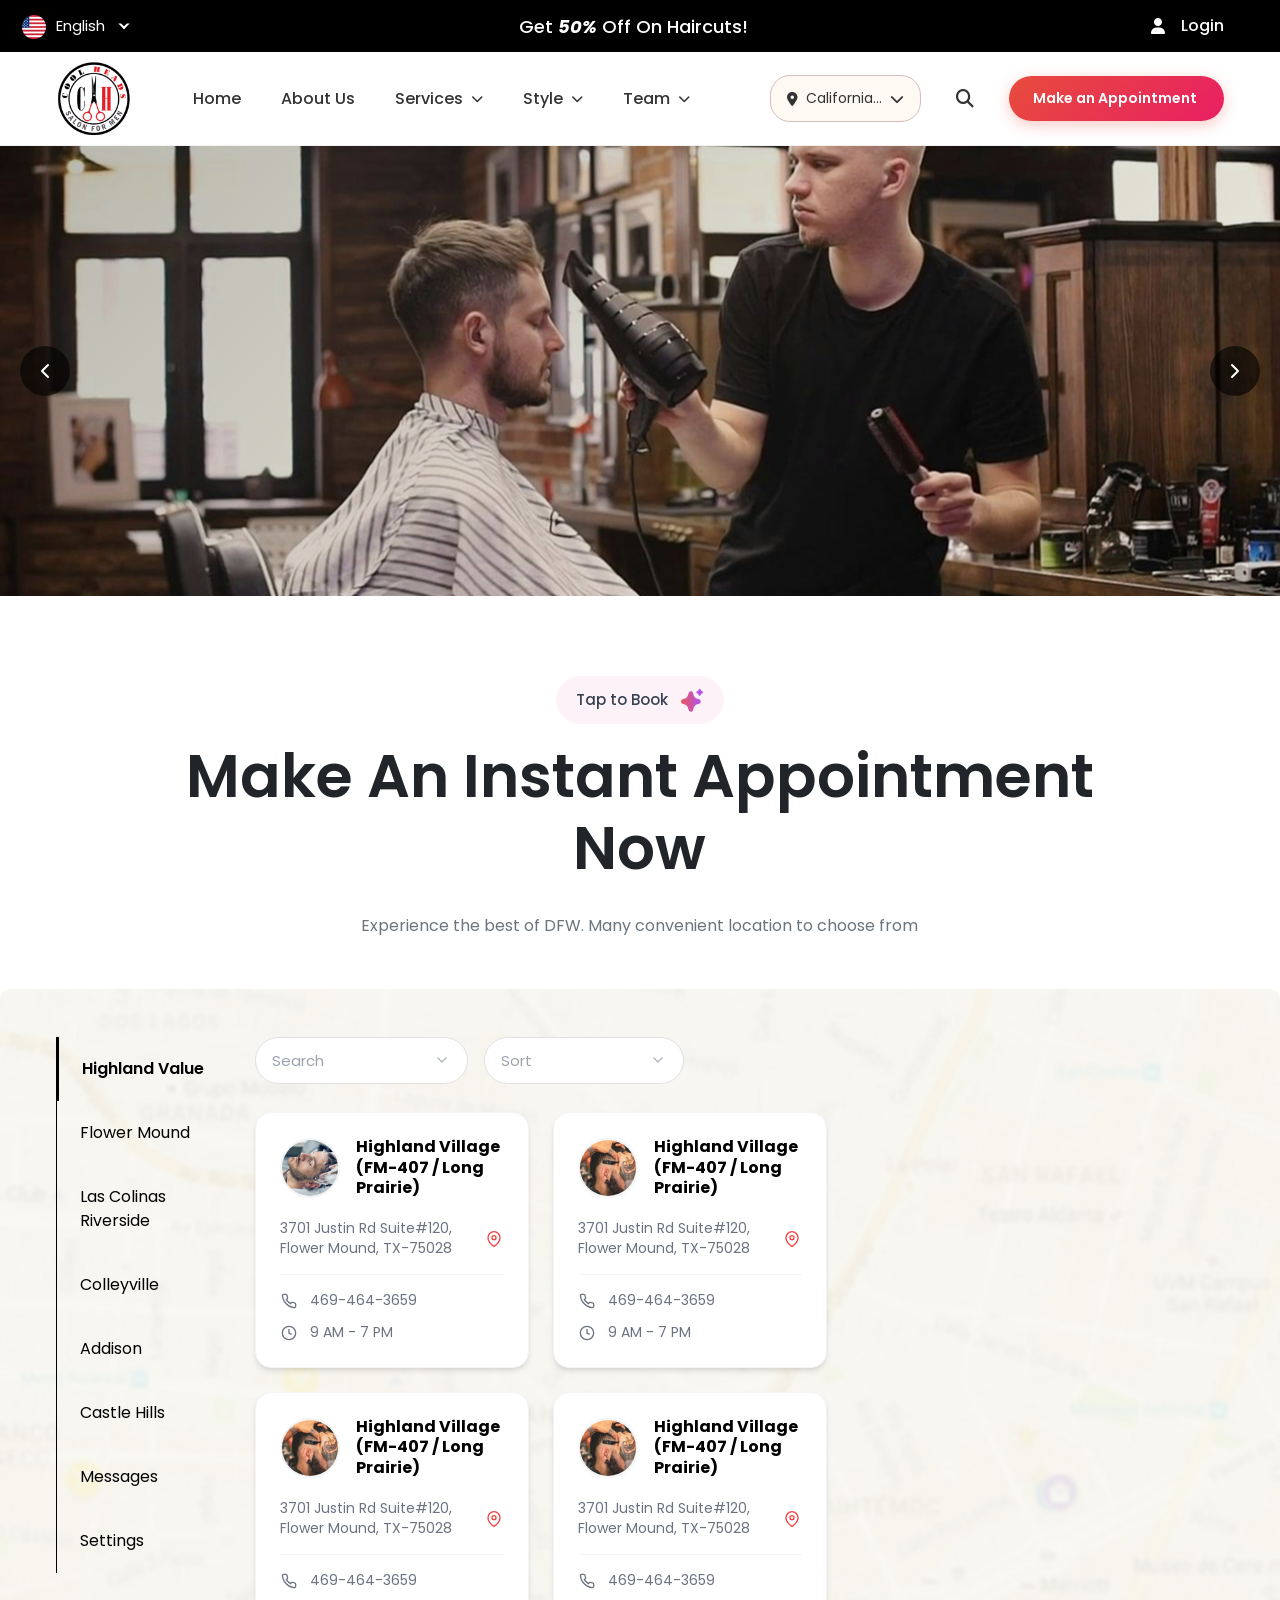
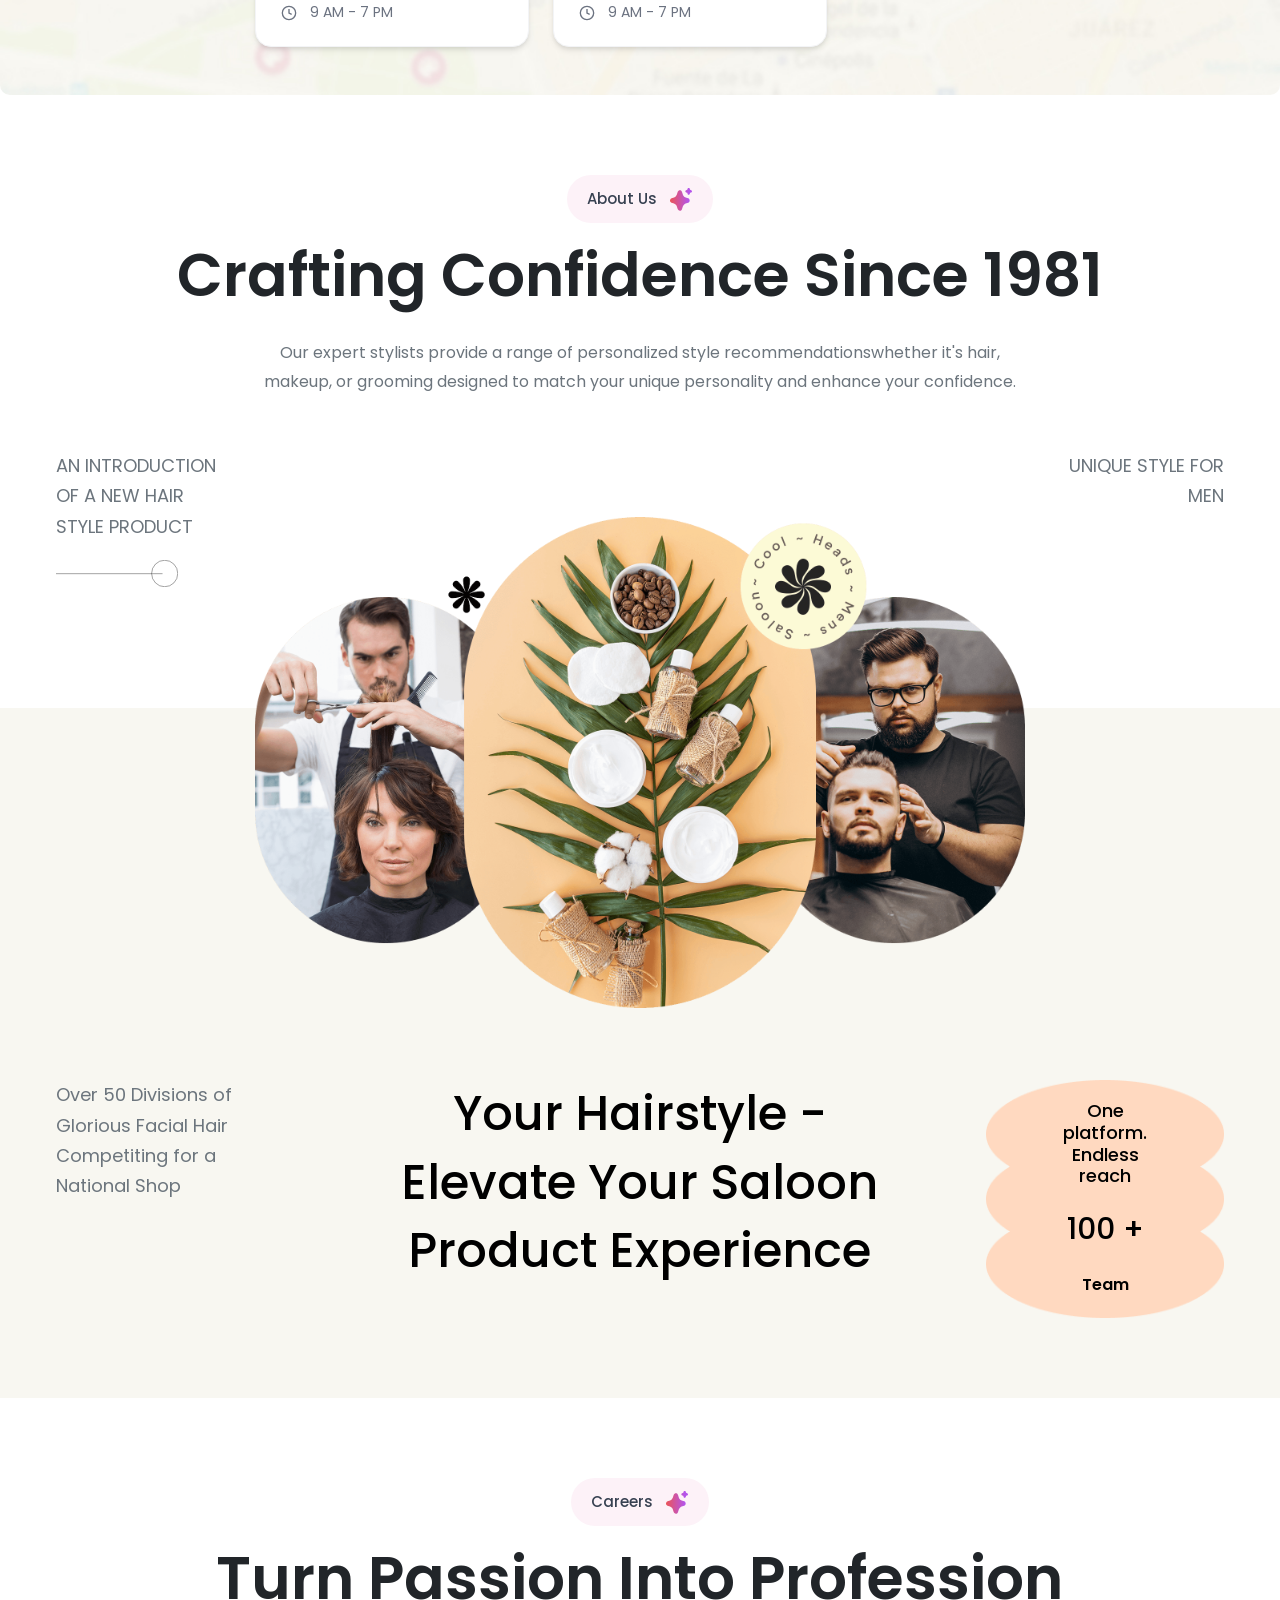
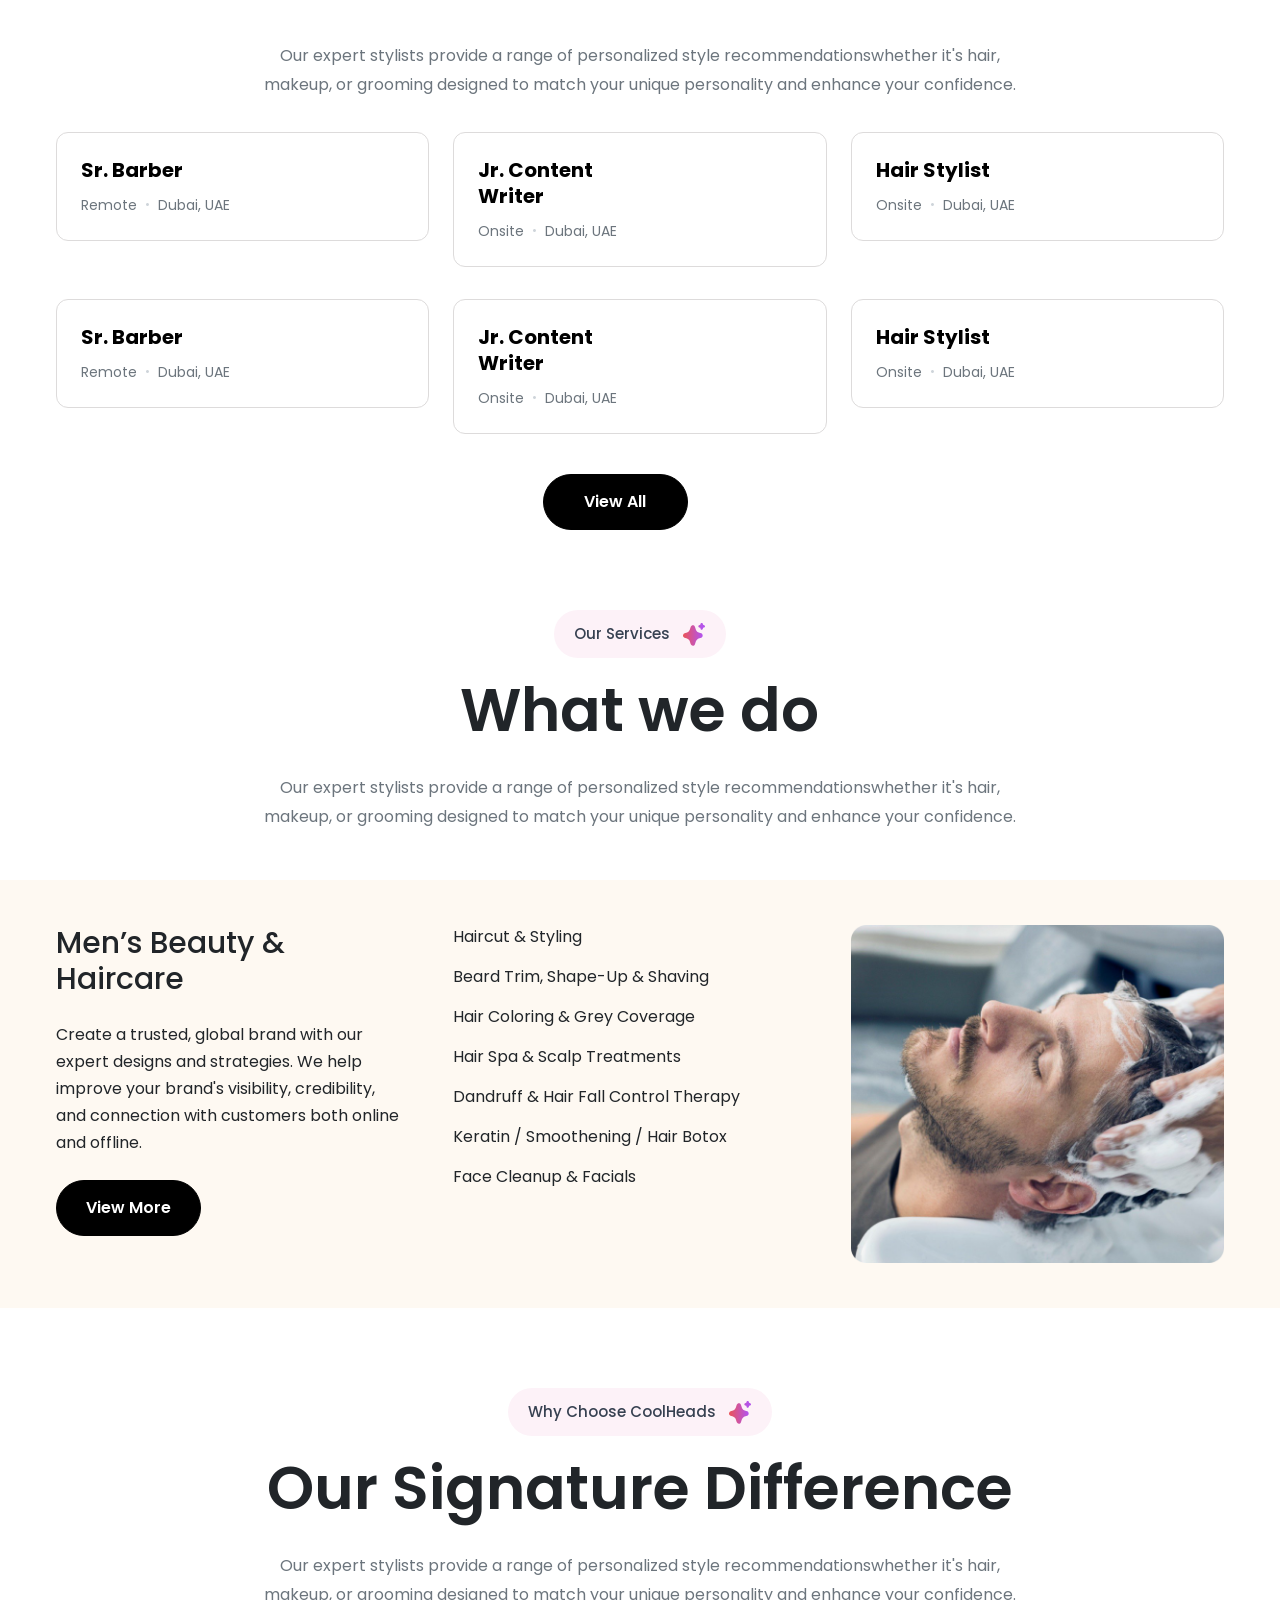
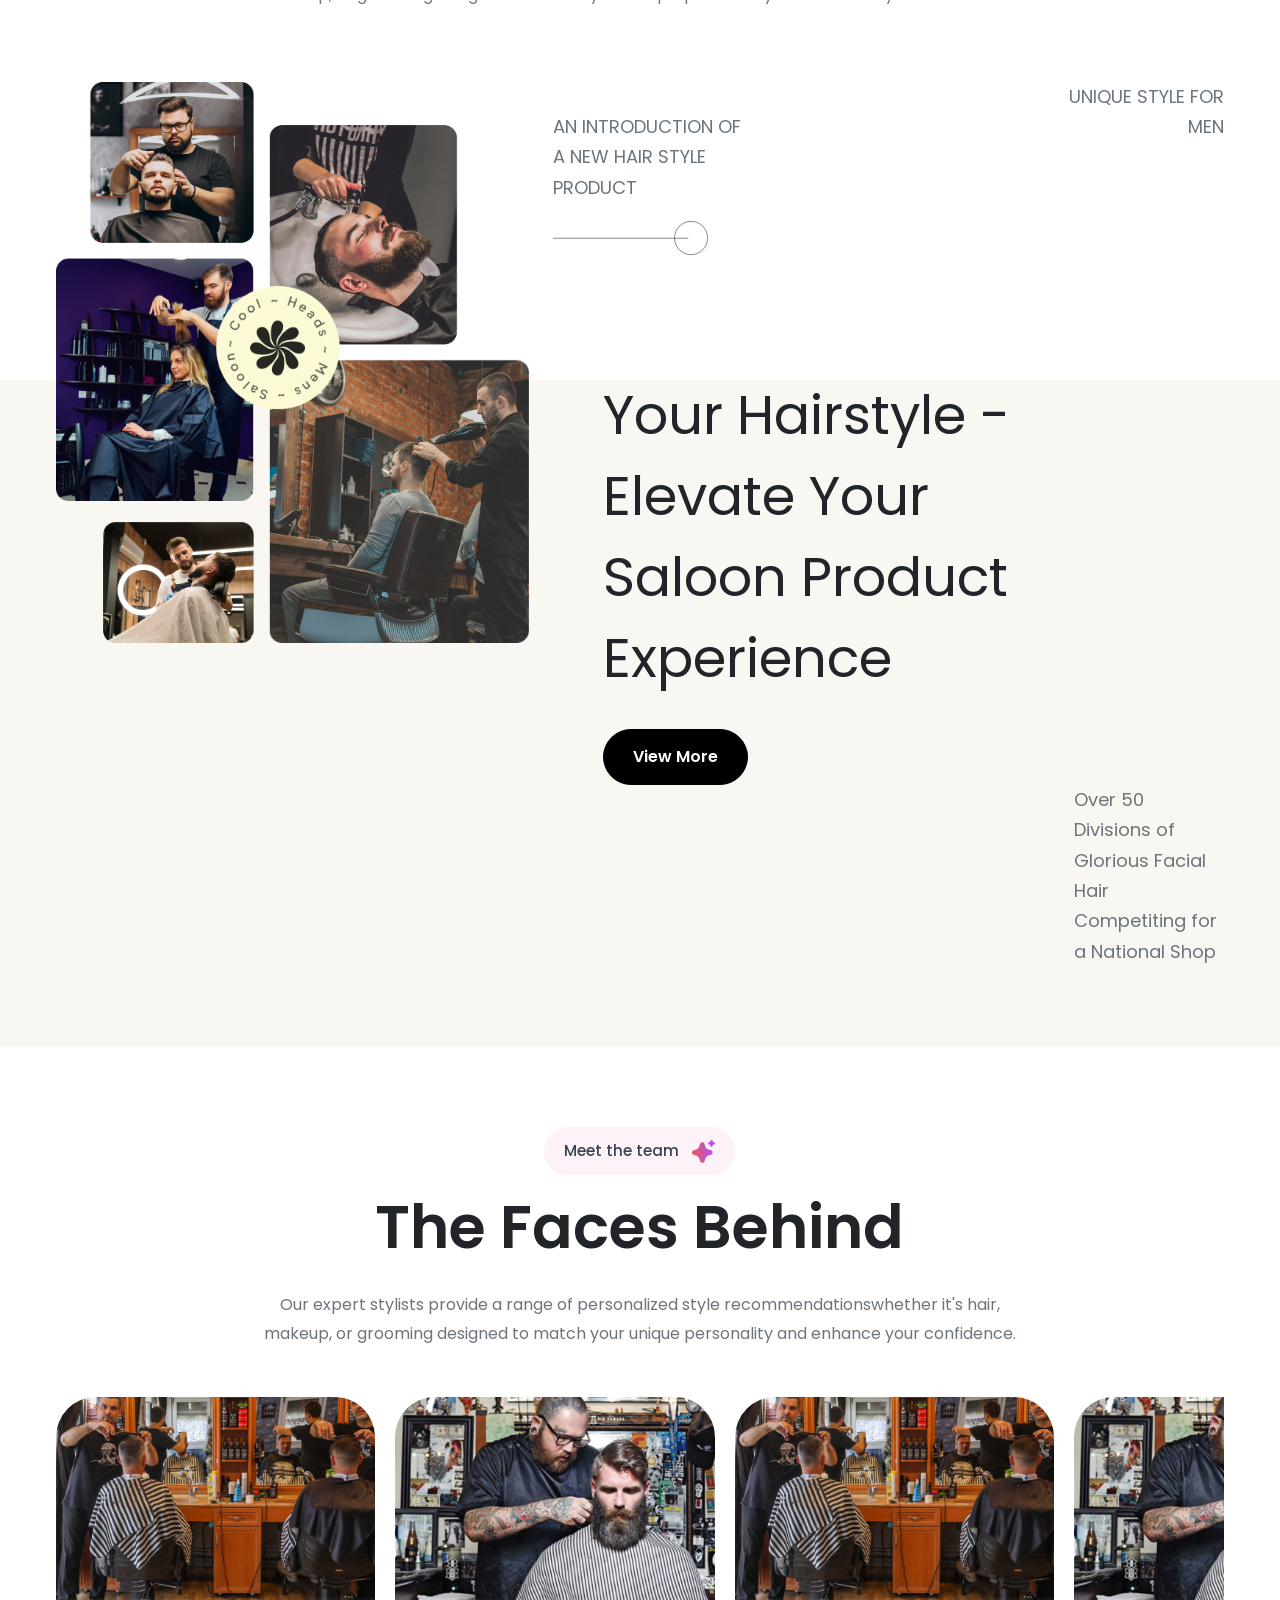
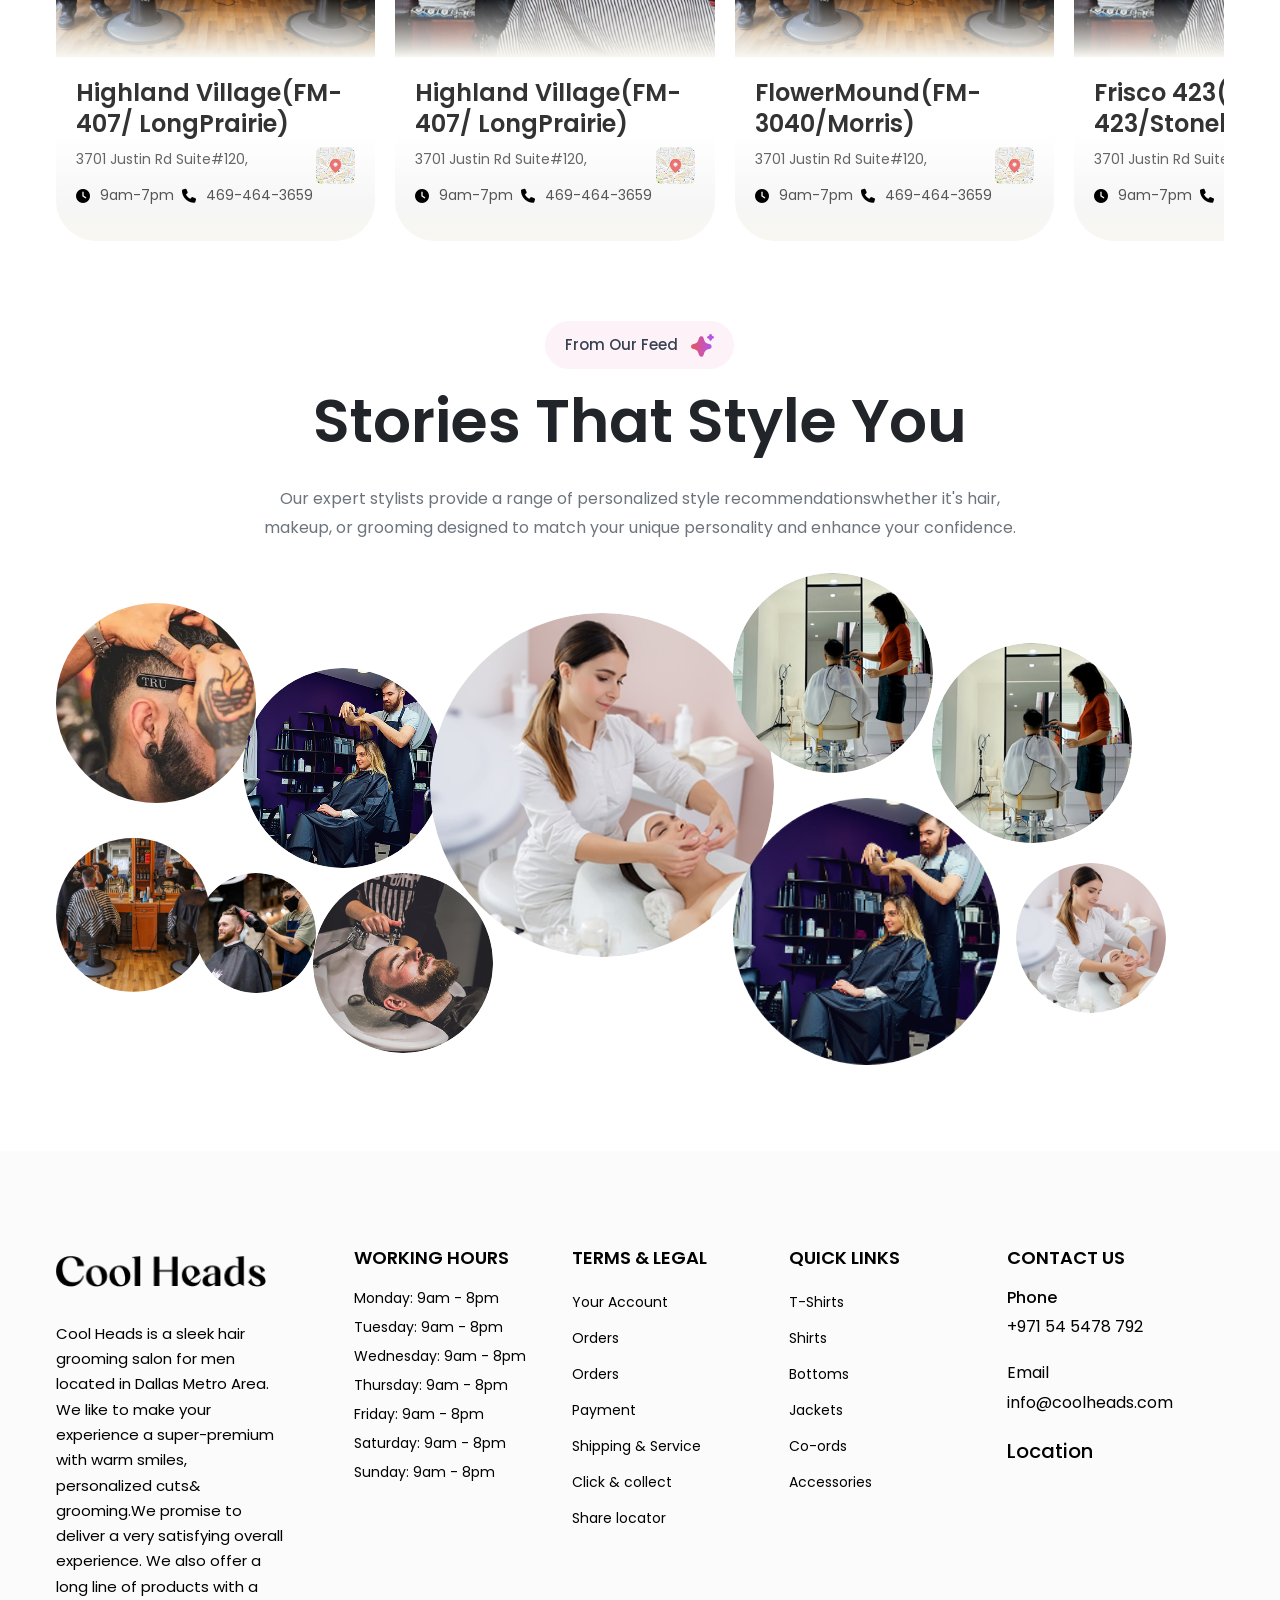
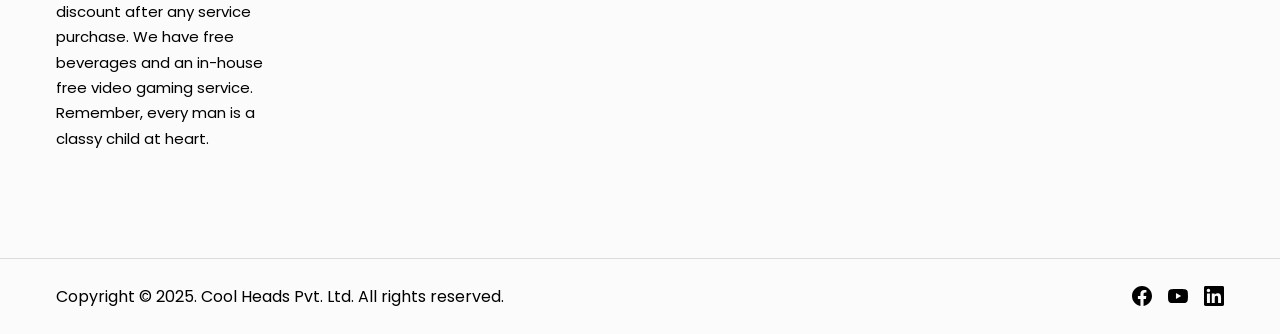
<file: index.html>
<!DOCTYPE html>
<html lang="en">

<head>
  <meta charset="utf-8" />
  <meta name="viewport" content="width=device-width, initial-scale=1, shrink-to-fit=no" />

  <!-- GOOGLE FONTS -->
  <link rel="preconnect" href="https://fonts.googleapis.com" />
  <link rel="preconnect" href="https://fonts.gstatic.com" crossorigin />
  <link
    href="https://fonts.googleapis.com/css?family=Poppins:100,100italic,200,200italic,300,300italic,regular,italic,500,500italic,600,600italic,700,700italic,800,800italic,900,900italic"
    rel="stylesheet" />

  <!-- STYLES -->
  <link rel="stylesheet" href="assets/css/swiper.min.css" />
  <link rel="stylesheet" href="assets/css/select2.min.css" />
  <link rel="stylesheet" href="assets/css/main.min.css" />
  <link rel="stylesheet" href="assets/css/components/header.css" />
  <link rel="stylesheet" href="assets/css/pages/home.css" />
  <link rel="stylesheet" href="assets/css/components/footer.css" />

  <!-- favIcon -->
  <link rel="icon" href="assets/images/favicon.png" />
  <link rel="icon" href="assets/images/favicon.ico" />

  <!-- FONT AWESOME -->
  <link rel="stylesheet" href="https://cdnjs.cloudflare.com/ajax/libs/font-awesome/6.4.0/css/all.min.css" />

  <title>Cool Head Saloon | Home</title>
</head>

<body class="bg-white">
  <!-- HEADER BEGIN -->
  <header class="main-header" id="main-head">
    <div class="main-header__top">
      <div class="container d-flex justify-content-between align-items-center">

        <div class="main-header__topRight d-flex align-items-center">
          <select id="language-select" class="language-select">
            <option value="english" data-image="assets/icons/english-flag.png">
              English
            </option>
            <option value="hindi" data-image="assets/icons/english-flag.png">
              Hindi
            </option>

          </select>
        </div>

        <div class="main-header__topLeft text-color fs-18 fw-medium d-md-block d-none">
          Get <b><i class="fs-18">50%</i></b> Off On Haircuts!
        </div>


        <div class="text-color fs-16">
          <!-- Login -->
          <a href="#" class="login-link d-flex align-items-center gap-3 lh-1 text-white fs-16 pe-lg-0">
            <i class="fas fa-user"></i>
            <span class="fs-16 d-none d-sm-inline">Login</span>
          </a>
        </div>


      </div>
    </div>

    <div class="main-header__middle">
      <div class="container d-flex justify-content-between align-items-center">

        <div class="logo-section d-flex align-items-center gap-5">
          <div class="d-flex align-items-center gap-3">
            <div class="hamburger d-lg-none" aria-label="Toggle mobile menu">
              <span></span>
              <span></span>
              <span></span>
            </div>
            <a href="index.html">
              <figure class="main-header__logo mb-0">
                <img src="assets/images/logo_new.svg" alt="cool-salon-logo" />
              </figure>
            </a>
           
          </div>

          <!-- Main Navigation Menu -->
          <nav class="main-header__nav nav-section d-lg-block d-none" aria-label="Main navigation">
            <ul class="nav-menu d-flex align-items-center gap-3 mb-0">
              <li><a href="#" class="nav-link">Home</a></li>
              <li><a href="aboutus.html" class="nav-link">About Us</a></li>
              <li class="dropdown">
                <a href="services.html" class="nav-link d-flex align-items-center gap-1">
                  Services
                  <i class="fas fa-chevron-down"></i>
                </a>
              </li>
              <li class="dropdown">
                <a href="/styles.html" class="nav-link d-flex align-items-center gap-1">
                  Style
                  <i class="fas fa-chevron-down"></i>
                </a>
              </li>
              <li class="dropdown">
                <a href="#" class="nav-link d-flex align-items-center gap-1">
                  Team
                  <i class="fas fa-chevron-down"></i>
                </a>
              </li>
              <!-- <li><a href="#" class="nav-link">Contact Us</a></li> -->
            </ul>
          </nav>
        </div>


        <!-- Right Side Actions -->
        <div class="main-header__actions actions-section d-flex align-items-center gap-4">
          <!-- Location Selector -->
          <div class="location-selector">
            <button class="location-btn d-flex align-items-center gap-2" aria-label="Select location">
              <i class="fas fa-map-marker-alt"></i>
              <span class="d-sm-inline">California...</span>
              <i class="fas fa-chevron-down"></i>
            </button>
          </div>

          <!-- Search Icon -->
          <a href="#" class="search-icon" aria-label="Search" id="searchToggle">
            <i class="fas fa-search"></i>
          </a>

          <!-- Search Bar Overlay -->
          <div class="search-overlay" id="searchOverlay">
            <div class="search-container">
              <div class="search-header">
                <h3>Search Products & Services</h3>
                <button class="search-close" id="searchClose" aria-label="Close search">
                  <i class="fas fa-times"></i>
                </button>
              </div>
              <div class="search-input-wrapper">
                <div class="search-input-container">
                  <i class="fas fa-search search-input-icon"></i>
                  <input 
                    type="text" 
                    class="search-input" 
                    id="searchInput" 
                    placeholder="Search for haircuts, styling, products..."
                    autocomplete="off"
                  >
                  <button class="search-submit" type="button" aria-label="Search">
                    <i class="fas fa-arrow-right"></i>
                  </button>
                </div>
              </div>
              <div class="search-suggestions">
                <div class="suggestion-category">
                  <h4>Popular Searches</h4>
                  <div class="suggestion-tags">
                    <span class="suggestion-tag">Haircut</span>
                    <span class="suggestion-tag">Beard Trim</span>
                    <span class="suggestion-tag">Hair Styling</span>
                    <span class="suggestion-tag">Facial</span>
                  </div>
                </div>
                <div class="suggestion-category">
                  <h4>Services</h4>
                  <div class="suggestion-tags">
                    <span class="suggestion-tag">Hair Coloring</span>
                    <span class="suggestion-tag">Hair Treatment</span>
                    <span class="suggestion-tag">Shampoo & Cut</span>
                    <span class="suggestion-tag">Kids Haircut</span>
                  </div>
                </div>
              </div>
            </div>
          </div>



          <!-- Make Appointment Button -->
          <a href="#" class="appointment-btn d-lg-block d-none">
            <span class="d-none d-sm-inline">Make an Appointment</span>
            <i class="fas fa-arrow-up-right"></i>
          </a>
        </div>
      </div>

      <!-- Mobile Navigation -->
      <nav class="main-header__bottom d-lg-none mobile-menu" aria-label="Mobile navigation">
        <div class="container">
          <ul class="mobile-nav">
            <li><a href="#" class="no-decoration">Home</a></li>
            <li><a href="#" class="no-decoration">About Us</a></li>
            <li><a href="#" class="no-decoration">Services</a></li>
            <li><a href="#" class="no-decoration">Style</a></li>
            <li><a href="#" class="no-decoration">Team</a></li>
            <li><a href="#" class="no-decoration">Contact Us</a></li>
          </ul>
        </div>
      </nav>
    </div>
  </header>
  <!-- HEADER END -->

  <!-- HOME PAGE BEGIN -->
  <main class="home-page" id="main-content">
    <!-- Home Banner begin -->
    <section class="home-banner bg-white">
      <div class="home-banner__slide">
        <div class="swiper banner-swiper">
          <div class="swiper-wrapper">
            <div class="swiper-slide">
              <div class="home-banner-item">
                <figure class="mb-0 h-100">
                  <img src="./assets/images/home/banner-new.png" alt="banner" />
                </figure>
              </div>
            </div>

            <div class="swiper-slide">
              <div class="home-banner-item">
                <figure class="mb-0 h-100">
                  <img src="./assets/images/home/banner-4.jpg" alt="banner" />
                </figure>
              </div>
            </div>

            <div class="swiper-slide">
              <div class="home-banner-item">
                <figure class="mb-0 h-100">
                  <img src="./assets/images/home/banner-6.webp" alt="banner" />
                </figure>
              </div>
            </div>
            <div class="swiper-slide">
              <div class="home-banner-item">
                <figure class="mb-0 h-100">
                  <img src="./assets/images/home/banner-new.png" alt="banner" />
                </figure>
              </div>
            </div>

            <div class="swiper-slide">
              <div class="home-banner-item">
                <figure class="mb-0 h-100">
                  <img src="./assets/images/home/banner-10.jpg" alt="banner" />
                </figure>
              </div>
            </div>

          </div>
          <div class="swiper-button-prev">
            <svg width="24" height="24" viewBox="0 0 24 24" fill="none" xmlns="http://www.w3.org/2000/svg">
              <path d="M15 18L9 12L15 6" stroke="white" stroke-width="2" stroke-linecap="round"
                stroke-linejoin="round" />
            </svg>
          </div>
          <div class="swiper-button-next">
            <svg width="24" height="24" viewBox="0 0 24 24" fill="none" xmlns="http://www.w3.org/2000/svg">
              <path d="M9 18L15 12L9 6" stroke="white" stroke-width="2" stroke-linecap="round"
                stroke-linejoin="round" />
            </svg>
          </div>
        </div>
      </div>
    </section>
    <!-- Home Banner end -->


        <!-- Home Appointment begin -->
    <section class="home-appointment pb-0">
      <div class="container">
        <div class="col-lg-10 mx-auto text-center">
          <div class="badge badge-about">
            <span class="badge-text">Tap to Book</span>
            <div class="badge-icon">
              <img src="assets/images/home/ai.svg" alt="AI Icon" class="badge-image">
            </div>
          </div>
          <h2 class="home-categories__title fw-semibold">Make An Instant Appointment Now</h2>
          <p class="home-categories__description fs-16 text-muted">
            Experience the best of DFW. Many convenient location to choose from
          </p>
        </div>
      </div>


        <div class="main-appointment mt-3 mt-lg-5">
          <div class="container">
            <div class="row">

          
              <div class="col-lg-2">
                <div class="nav flex-column nav-pills   my-3 my-lg-5 mb-0" id="v-pills-tab" role="tablist" aria-orientation="vertical">
                  <button class="nav-link active" id="v-pills-home-tab" data-bs-toggle="pill" data-bs-target="#v-pills-home" type="button" role="tab" aria-controls="v-pills-home" aria-selected="true">Highland Value</button>
                  <button class="nav-link" id="v-pills-profile-tab" data-bs-toggle="pill" data-bs-target="#v-pills-profile" type="button" role="tab" aria-controls="v-pills-profile" aria-selected="false">Flower Mound</button>
                  <button class="nav-link" id="v-pills-messages-tab" data-bs-toggle="pill" data-bs-target="#v-pills-messages" type="button" role="tab" aria-controls="v-pills-messages" aria-selected="false">Las Colinas Riverside</button>
                  <button class="nav-link" id="v-pills-settings-tab" data-bs-toggle="pill" data-bs-target="#v-pills-settings" type="button" role="tab" aria-controls="v-pills-settings" aria-selected="false">Colleyville</button>
                  <button class="nav-link" id="v-pills-home-tab" data-bs-toggle="pill" data-bs-target="#v-pills-home" type="button" role="tab" aria-controls="v-pills-home" aria-selected="true">Addison</button>
                  <button class="nav-link" id="v-pills-profile-tab" data-bs-toggle="pill" data-bs-target="#v-pills-profile" type="button" role="tab" aria-controls="v-pills-profile" aria-selected="false">Castle Hills</button>
                  <button class="nav-link" id="v-pills-messages-tab" data-bs-toggle="pill" data-bs-target="#v-pills-messages" type="button" role="tab" aria-controls="v-pills-messages" aria-selected="false">Messages</button>
                  <button class="nav-link" id="v-pills-settings-tab" data-bs-toggle="pill" data-bs-target="#v-pills-settings" type="button" role="tab" aria-controls="v-pills-settings" aria-selected="false">Settings</button>
                
                </div>
              </div>

              <div class="col-lg-6 ">
                <div class="tab-content my-3 my-lg-5" id="v-pills-tabContent">
                  <div class="tab-pane fade show active" id="v-pills-home" role="tabpanel" aria-labelledby="v-pills-home-tab" tabindex="0">
                    <div class="">
                      <div class="">
                        <div class="col-lg-9">
                          <div class="search-sort-container">
                            <div class="d-flex flex-column flex-md-row gap-3 align-items-start align-items-md-center">
                              <!-- Search Bar -->
                              <div class="flex-grow-1">
                                <select class="form-select search-select" id="search-select" style="width: 100%;">
                                  <option value="" selected disabled>Search for services...</option>
                                  <option value="haircut">Haircut & Styling</option>
                                  <option value="shave">Beard Trim & Shave</option>
                                  <option value="styling">Hair Styling</option>
                                  <option value="grooming">Facial Grooming</option>
                                  <option value="products">Hair Products</option>
                                  <option value="treatments">Hair Treatments</option>
                                </select>
                              </div>
                              
                              <!-- Sort Dropdown -->
                              <div class="flex-shrink-0">
                                <select class="form-select sort-select" id="sort-select" style="width: 200px;">
                                  <option value="" selected disabled>Sort options...</option>
                                  <option value="popularity">Most Popular</option>
                                  <option value="price-low">Price: Low to High</option>
                                  <option value="price-high">Price: High to Low</option>
                                  <option value="rating">Highest Rated</option>
                                  <option value="newest">Newest First</option>
                                  <option value="distance">Nearest Location</option>
                                </select>
                              </div>
                            </div>
                            
                    
                          </div>
                        </div>
                      </div>

                      <div class="row mt-1">
                        <div class="col-lg-6 ">
                            <div class="appointment-card">
                                <div class="card-header">
                                    <div class="business-image">
                                        <img src="assets/images/home/hair.png" alt="Business Location">
                                    </div>
                                    <div class="business-info">
                                        <h3 class="business-name">Highland Village (FM-407 / Long Prairie)</h3>
                                    </div>
                                </div>
                                
                                <div class="card-content">
                                    <div class="address-section">
                                        <span class="address-text">3701 Justin Rd Suite#120, Flower Mound, TX-75028</span>
                                        <div class="map-icon">
                                            <svg width="16" height="16" viewBox="0 0 24 24" fill="none" stroke="currentColor" stroke-width="2">
                                                <path d="M21 10c0 7-9 13-9 13s-9-6-9-13a9 9 0 0 1 18 0z"></path>
                                                <circle cx="12" cy="10" r="3"></circle>
                                            </svg>
                                        </div>
                                    </div>
                                    
                                    <div class="contact-section">
                                        <div class="contact-item">
                                            <div class="contact-icon">
                                                <svg width="16" height="16" viewBox="0 0 24 24" fill="none" stroke="currentColor" stroke-width="2">
                                                    <path d="M22 16.92v3a2 2 0 0 1-2.18 2 19.79 19.79 0 0 1-8.63-3.07 19.5 19.5 0 0 1-6-6 19.79 19.79 0 0 1-3.07-8.67A2 2 0 0 1 4.11 2h3a2 2 0 0 1 2 1.72 12.84 12.84 0 0 0 .7 2.81 2 2 0 0 1-.45 2.11L8.09 9.91a16 16 0 0 0 6 6l1.27-1.27a2 2 0 0 1 2.11-.45 12.84 12.84 0 0 0 2.81.7A2 2 0 0 1 22 16.92z"></path>
                                                </svg>
                                            </div>
                                            <a href="tel:469-464-3659"  class="contact-text text-decoration-none">469-464-3659</a>
                                        </div>
                                        
                                        <div class="contact-item">
                                            <div class="contact-icon">
                                                <svg width="16" height="16" viewBox="0 0 24 24" fill="none" stroke="currentColor" stroke-width="2">
                                                    <circle cx="12" cy="12" r="10"></circle>
                                                    <polyline points="12,6 12,12 16,14"></polyline>
                                                </svg>
                                            </div>
                                            <span class="contact-text">9 AM - 7 PM</span>
                                        </div>
                                    </div>
                                </div>
                            </div>
                        </div>

                        <div class="col-lg-6 ">
                          <div class="appointment-card">
                              <div class="card-header">
                                  <div class="business-image">
                                      <img src="assets/images/home/round-2.webp" alt="Business Location">
                                  </div>
                                  <div class="business-info">
                                      <h3 class="business-name">Highland Village (FM-407 / Long Prairie)</h3>
                                  </div>
                              </div>
                              
                              <div class="card-content">
                                  <div class="address-section">
                                      <span class="address-text">3701 Justin Rd Suite#120, Flower Mound, TX-75028</span>
                                      <div class="map-icon">
                                          <svg width="16" height="16" viewBox="0 0 24 24" fill="none" stroke="currentColor" stroke-width="2">
                                              <path d="M21 10c0 7-9 13-9 13s-9-6-9-13a9 9 0 0 1 18 0z"></path>
                                              <circle cx="12" cy="10" r="3"></circle>
                                          </svg>
                                      </div>
                                  </div>
                                  
                                  <div class="contact-section">
                                      <div class="contact-item">
                                          <div class="contact-icon">
                                              <svg width="16" height="16" viewBox="0 0 24 24" fill="none" stroke="currentColor" stroke-width="2">
                                                  <path d="M22 16.92v3a2 2 0 0 1-2.18 2 19.79 19.79 0 0 1-8.63-3.07 19.5 19.5 0 0 1-6-6 19.79 19.79 0 0 1-3.07-8.67A2 2 0 0 1 4.11 2h3a2 2 0 0 1 2 1.72 12.84 12.84 0 0 0 .7 2.81 2 2 0 0 1-.45 2.11L8.09 9.91a16 16 0 0 0 6 6l1.27-1.27a2 2 0 0 1 2.11-.45 12.84 12.84 0 0 0 2.81.7A2 2 0 0 1 22 16.92z"></path>
                                              </svg>
                                          </div>
                                          <a href="tel:469-464-3659"  class="contact-text text-decoration-none">469-464-3659</a>
                                        </div>
                                      
                                      <div class="contact-item">
                                          <div class="contact-icon">
                                              <svg width="16" height="16" viewBox="0 0 24 24" fill="none" stroke="currentColor" stroke-width="2">
                                                  <circle cx="12" cy="12" r="10"></circle>
                                                  <polyline points="12,6 12,12 16,14"></polyline>
                                              </svg>
                                          </div>
                                          <span class="contact-text">9 AM - 7 PM</span>
                                      </div>
                                  </div>
                              </div>
                          </div>
                      </div>

                      <div class="col-lg-6 ">
                        <div class="appointment-card">
                            <div class="card-header">
                                <div class="business-image">
                                    <img src="assets/images/home/round-2.webp" alt="Business Location">
                                </div>
                                <div class="business-info">
                                    <h3 class="business-name">Highland Village (FM-407 / Long Prairie)</h3>
                                </div>
                            </div>
                            
                            <div class="card-content">
                                <div class="address-section">
                                    <span class="address-text">3701 Justin Rd Suite#120, Flower Mound, TX-75028</span>
                                    <div class="map-icon">
                                        <svg width="16" height="16" viewBox="0 0 24 24" fill="none" stroke="currentColor" stroke-width="2">
                                            <path d="M21 10c0 7-9 13-9 13s-9-6-9-13a9 9 0 0 1 18 0z"></path>
                                            <circle cx="12" cy="10" r="3"></circle>
                                        </svg>
                                    </div>
                                </div>
                                
                                <div class="contact-section">
                                    <div class="contact-item">
                                        <div class="contact-icon">
                                            <svg width="16" height="16" viewBox="0 0 24 24" fill="none" stroke="currentColor" stroke-width="2">
                                                <path d="M22 16.92v3a2 2 0 0 1-2.18 2 19.79 19.79 0 0 1-8.63-3.07 19.5 19.5 0 0 1-6-6 19.79 19.79 0 0 1-3.07-8.67A2 2 0 0 1 4.11 2h3a2 2 0 0 1 2 1.72 12.84 12.84 0 0 0 .7 2.81 2 2 0 0 1-.45 2.11L8.09 9.91a16 16 0 0 0 6 6l1.27-1.27a2 2 0 0 1 2.11-.45 12.84 12.84 0 0 0 2.81.7A2 2 0 0 1 22 16.92z"></path>
                                            </svg>
                                        </div>
                                        <a href="tel:469-464-3659"  class="contact-text text-decoration-none">469-464-3659</a>
                                      </div>
                                    
                                    <div class="contact-item">
                                        <div class="contact-icon">
                                            <svg width="16" height="16" viewBox="0 0 24 24" fill="none" stroke="currentColor" stroke-width="2">
                                                <circle cx="12" cy="12" r="10"></circle>
                                                <polyline points="12,6 12,12 16,14"></polyline>
                                            </svg>
                                        </div>
                                        <span class="contact-text">9 AM - 7 PM</span>
                                    </div>
                                </div>
                            </div>
                        </div>
                    </div>

                    <div class="col-lg-6 ">
                      <div class="appointment-card">
                          <div class="card-header">
                              <div class="business-image">
                                  <img src="assets/images/home/round-2.webp" alt="Business Location">
                              </div>
                              <div class="business-info">
                                  <h3 class="business-name">Highland Village (FM-407 / Long Prairie)</h3>
                              </div>
                          </div>
                          
                          <div class="card-content">
                              <div class="address-section">
                                  <span class="address-text">3701 Justin Rd Suite#120, Flower Mound, TX-75028</span>
                                  <div class="map-icon">
                                      <svg width="16" height="16" viewBox="0 0 24 24" fill="none" stroke="currentColor" stroke-width="2">
                                          <path d="M21 10c0 7-9 13-9 13s-9-6-9-13a9 9 0 0 1 18 0z"></path>
                                          <circle cx="12" cy="10" r="3"></circle>
                                      </svg>
                                  </div>
                              </div>
                              
                              <div class="contact-section">
                                  <div class="contact-item">
                                      <div class="contact-icon">
                                          <svg width="16" height="16" viewBox="0 0 24 24" fill="none" stroke="currentColor" stroke-width="2">
                                              <path d="M22 16.92v3a2 2 0 0 1-2.18 2 19.79 19.79 0 0 1-8.63-3.07 19.5 19.5 0 0 1-6-6 19.79 19.79 0 0 1-3.07-8.67A2 2 0 0 1 4.11 2h3a2 2 0 0 1 2 1.72 12.84 12.84 0 0 0 .7 2.81 2 2 0 0 1-.45 2.11L8.09 9.91a16 16 0 0 0 6 6l1.27-1.27a2 2 0 0 1 2.11-.45 12.84 12.84 0 0 0 2.81.7A2 2 0 0 1 22 16.92z"></path>
                                          </svg>
                                      </div>
                                      <a href="tel:469-464-3659"  class="contact-text text-decoration-none">469-464-3659</a>
                                    </div>
                                  
                                  <div class="contact-item">
                                      <div class="contact-icon">
                                          <svg width="16" height="16" viewBox="0 0 24 24" fill="none" stroke="currentColor" stroke-width="2">
                                              <circle cx="12" cy="12" r="10"></circle>
                                              <polyline points="12,6 12,12 16,14"></polyline>
                                          </svg>
                                      </div>
                                      <span class="contact-text">9 AM - 7 PM</span>
                                  </div>
                              </div>
                          </div>
                      </div>
                  </div>

                  
                      
                      </div>
                    </div>
                  </div>
                  <div class="tab-pane fade" id="v-pills-profile" role="tabpanel" aria-labelledby="v-pills-profile-tab" tabindex="0">..222.</div>
                  <div class="tab-pane fade" id="v-pills-messages" role="tabpanel" aria-labelledby="v-pills-messages-tab" tabindex="0">.444..</div>
                  <div class="tab-pane fade" id="v-pills-settings" role="tabpanel" aria-labelledby="v-pills-settings-tab" tabindex="0">...</div>
                </div>
              </div>

              <div class="col-lg-4 overflow-hidden d-none d-lg-block">
                <iframe
                src="https://www.google.com/maps/embed?pb=!1m18!1m12!1m3!1d3151.835434509437!2d144.95373531531682!3d-37.81627927975179!2m3!1f0!2f0!3f0!3m2!1i1024!2i768!4f13.1!3m3!1m2!1s0x6ad642af0f11fd81%3A0xf577c8f1d11b0d8a!2sFederation%20Square!5e0!3m2!1sen!2sau!4v1614650421856!5m2!1sen!2sau"
                width="100%"
                height="100%"
                style="border:0;"
                allowfullscreen=""
                loading="lazy">
                
              </iframe>
              </div>
            </div>
          </div>
        </div>
          


      


        

    </section>
    
        <!-- Home Appointment end -->


    <!-- Home Categories begin -->
    <section class="home-categories">
      <div class="container">
        <div class="col-lg-10 mx-auto text-center">
          <div class="badge badge-about">
            <span class="badge-text">About Us</span>
            <div class="badge-icon">
              <img src="assets/images/home/ai.svg" alt="AI Icon" class="badge-image">
            </div>
          </div>
          <h2 class="home-categories__title fw-semibold">Crafting Confidence Since 1981</h2>
          <p class="home-categories__description fs-16 text-muted">
            Our expert stylists provide a range of personalized style recommendationswhether it's hair, makeup, or
            grooming designed to match your unique personality and enhance your confidence.
          </p>
        </div>
        <div class="row justify-content-between home-categories__line d-lg-flex d-none">
          <div class="col-lg-2">
            <p class="fs-18 text-muted mb-0">AN INTRODUCTION OF A NEW HAIR STYLE PRODUCT</p>
            <figure class="mb-0  line-img">
              <img src="./assets/images/home/line-bottom.svg" alt="img" class="w-100" />
            </figure>
          </div>
          <div class="col-lg-2">
            <p class="fs-18 text-muted text-end">
              UNIQUE STYLE FOR <br> MEN
            </p>
            <figure class="mb-0">
            </figure>
          </div>
        </div>

        <div class="row ">
          <div class="col-lg-8 mx-auto">
            <div class="home-categories__item">
              <figure class="mb-0 ratio">
                <img src="./assets/images/home/home-about.png" alt="img" />
              </figure>
            </div>
          </div>
        </div>

        <div class="row mt-3 mt-lg-5">
          <div class="col-lg-3">
            <div class="home-categories__text">
              <p class="fs-18 text-muted text-lg-start text-center">
                Over 50 Divisions of Glorious Facial Hair Competiting for a National Shop
              </p>
            </div>
          </div>
          <div class="col-lg-6">
            <div class="home-categories__titleSub">
              <h3 class="h1 text-black fw-medium text-center">
                Your Hairstyle - Elevate Your Saloon Product Experience
              </h3>
            </div>
          </div>
          <div class="col-lg-3">
            <div class="home-categories__imgText">
              <figure class="mb-0">
                <img src="./assets/images/home/design.png" alt="img" />
              </figure>

              <div class="home-categories__imgTextContent">
                <h4 class="mb-4 fs-18 text-muted-grey">One platform. Endless reach</h4>
                <h3 class=" fw-medium mb-4">100 +</h3>
                <p class="mb-0 text-muted-grey fw-semibold">Team</p>
              </div>
            </div>
          </div>
        </div>

      </div>
    </section>

    <!-- Home Categories end -->

    <!--HOME Careers -->
    <section class="home-careers">
      <div class="container">
        <div class="col-lg-10 mx-auto text-center">
          <div class="badge badge-about">
            <span class="badge-text">Careers</span>
            <div class="badge-icon">
              <img src="assets/images/home/ai.svg" alt="AI Icon" class="badge-image">
            </div>
          </div>
          <h2 class="home-careers__title fw-semibold">Turn Passion Into Profession</h2>
          <p class="home-careers__description fs-16 text-muted">
            Our expert stylists provide a range of personalized style recommendationswhether it's hair, makeup, or
            grooming designed to match your unique personality and enhance your confidence.
          </p>
        </div>



        <div class="row mt-3 mt-lg-4 gy-2">
          <div class="col-lg-4">
            <div class="job-card">
              <div class="job-card__content">
                <h3 class="job-card__title">Sr. Barber</h3>
                <div class="job-card__details">
                  <span class="job-card__location">Remote</span>
                  <span class="job-card__separator">•</span>
                  <span class="job-card__city">Dubai, UAE</span>
                </div>
              </div>
              <div class="job-card__action">
                <button class="btn btn-primary">Apply Now</button>
              </div>
            </div>
          </div>

          <div class="col-lg-4">
            <div class="job-card">
              <div class="job-card__content">
                <h3 class="job-card__title">Jr. Content Writer</h3>
                <div class="job-card__details">
                  <span class="job-card__location">Onsite</span>
                  <span class="job-card__separator">•</span>
                  <span class="job-card__city">Dubai, UAE</span>
                </div>
              </div>
              <div class="job-card__action">
                <button class="btn btn-primary">Apply Now</button>
              </div>
            </div>
          </div>

          <div class="col-lg-4">
            <div class="job-card">
              <div class="job-card__content">
                <h3 class="job-card__title">Hair Stylist</h3>
                <div class="job-card__details">
                  <span class="job-card__location">Onsite</span>
                  <span class="job-card__separator">•</span>
                  <span class="job-card__city">Dubai, UAE</span>
                </div>
              </div>
              <div class="job-card__action">
                <button class="btn btn-primary">Apply Now</button>
              </div>
            </div>
          </div>
          <div class="col-lg-4">
            <div class="job-card">
              <div class="job-card__content">
                <h3 class="job-card__title">Sr. Barber</h3>
                <div class="job-card__details">
                  <span class="job-card__location">Remote</span>
                  <span class="job-card__separator">•</span>
                  <span class="job-card__city">Dubai, UAE</span>
                </div>
              </div>
              <div class="job-card__action">
                <button class="btn btn-primary">Apply Now</button>
              </div>
            </div>
          </div>

          <div class="col-lg-4">
            <div class="job-card">
              <div class="job-card__content">
                <h3 class="job-card__title">Jr. Content Writer</h3>
                <div class="job-card__details">
                  <span class="job-card__location">Onsite</span>
                  <span class="job-card__separator">•</span>
                  <span class="job-card__city">Dubai, UAE</span>
                </div>
              </div>
              <div class="job-card__action">
                <button class="btn btn-primary">Apply Now</button>
              </div>
            </div>
          </div>

          <div class="col-lg-4">
            <div class="job-card">
              <div class="job-card__content">
                <h3 class="job-card__title">Hair Stylist</h3>
                <div class="job-card__details">
                  <span class="job-card__location">Onsite</span>
                  <span class="job-card__separator">•</span>
                  <span class="job-card__city">Dubai, UAE</span>
                </div>
              </div>
              <div class="job-card__action">
                <button class="btn btn-primary">Apply Now</button>
              </div>
            </div>
          </div>
        </div>

        <div class="col-lg-2 mx-auto text-center mt-3 mt-lg-3 d-flex justify-content-center justify-content-lg-start">
          <button class="btn btn-primary">View All</button>
        </div>


      </div>
    </section>
    <!-- HomeBrands end -->

    <!-- Home what we do begin -->
    <section class="overflow-hidden we-do pt-lg-0 pt-4">
      <div class="container">
        <div class="col-lg-10 mx-auto text-center">
          <div class="badge badge-about">
            <span class="badge-text">Our Services</span>
            <div class="badge-icon">
              <img src="assets/images/home/ai.svg" alt="AI Icon" class="badge-image">
            </div>
          </div>
          <h2 class="home-careers__title fw-semibold">What we do</h2>
          <p class="home-careers__description fs-16 text-muted">
            Our expert stylists provide a range of personalized style recommendationswhether it's hair, makeup, or grooming designed to match your unique personality and enhance your confidence.
          </p>
        </div>
      </div>

      <div class="we-do__bg mt-3 mt-lg-5">
        <div class="container">
          <div class="row g-4 align-items-start">
              <div class="col-lg-4">
                <div class="we-do__item p-0 pe-lg-4">
                    <h3 class="we-do__item__title mb-lg-4">Men’s Beauty & Haircare</h3>
                    <p class="we-do__item__description mb-lg-4">Create a trusted, global brand with our
                      expert designs and strategies. We help
                      improve your brand's visibility, credibility,
                      and connection with customers both online
                      and offline.</p>
                      <button class="btn btn-primary pt-2 pb-2">View More</button>
                </div>
              </div>
              <div class="col-lg-4">
                <div class="we-do__itemList">
                  <ul class="d-flex flex-column gap-3">
                    <li>Haircut & Styling</li>
                    <li>Beard Trim, Shape-Up & Shaving</li>
                    <li>Hair Coloring & Grey Coverage</li>
                    <li>Hair Spa & Scalp Treatments</li>
                    <li>Dandruff & Hair Fall Control Therapy</li>
                    <li>Keratin / Smoothening / Hair Botox</li>
                    <li>Face Cleanup & Facials</li>
                  </ul>
                </div>
              </div>
              <div class="col-lg-4">
                <div class="we-do__itemImg">
                  <figure class="mb-0 " >
                    <img src="./assets/images/home/hair.png" alt="img" />
                  </figure>
                </div>
              </div>
          </div>
      </div>
    </section>
    <!-- Home what we do end -->

     <!-- Home Categories begin -->
     <section class="home-difference pt-lg-0 pt-4">
      <div class="container">
        <div class="col-lg-10 mx-auto text-center">
          <div class="badge badge-about">
            <span class="badge-text">Why Choose CoolHeads</span>
            <div class="badge-icon">
              <img src="assets/images/home/ai.svg" alt="AI Icon" class="badge-image">
            </div>
          </div>
          <h2 class="home-difference__title fw-semibold">Our Signature Difference</h2>
          <p class="home-difference__description fs-16 text-muted">
            Our expert stylists provide a range of personalized style recommendationswhether it's hair, makeup, or
            grooming designed to match your unique personality and enhance your confidence.
          </p>
        </div>

        <div class="row mt-3 mt-lg-5">
          <div class="col-lg-5">
            <div class="home-difference__img">
              <figure class="mb-0">
                <img src="./assets/images/home/dif-img.png" alt="img" />
              </figure>
            </div>
          </div>
          <div class="col-lg-7">
            <div class="home-difference__content">
              <div class="row d-lg-flex d-none">
                <div class="col-lg-6">
                  <div class="home-difference__icons">
                    <p class="fs-18 text-muted mb-0">AN INTRODUCTION OF A NEW HAIR STYLE PRODUCT</p>
                    <figure class="mb-0  line-img">
                      <img src="./assets/images/home/line-bottom.svg" alt="img" class="w-100" />
                    </figure>
                  </div>
                </div>
                <div class="col-lg-6">
                  <p class="fs-18 text-muted mb-0 text-end">UNIQUE STYLE FOR<br> MEN</p>

                </div>
              </div>

              <div class="row">
                <div class="col-lg-10">
                  <div class="home-difference__item">
                    <h3 class="home-difference__item__title">Your Hairstyle - Elevate Your Saloon Product Experience</h3>
                    <button class="btn btn-primary pt-2 pb-2 ">View More</button>
                  </div>
                </div>
              </div>

              <div class="row justify-content-end d-lg-flex d-none">
                <div class="col-lg-3">
                  <p class="fs-18 text-muted mb-0">Over 50 Divisions of Glorious Facial Hair Competiting for a National Shop</p>
                </div>
              </div>
            </div>
          </div>
        </div>
      

      </div>
    </section>

    <!-- Home Categories end -->

    <!-- Home Team Now Begin-->
    <section class="home-team">
      <div class="container">
        <div class="col-lg-10 mx-auto text-center">
          <div class="badge badge-about">
            <span class="badge-text">Meet the team</span>
            <div class="badge-icon">
              <img src="assets/images/home/ai.svg" alt="AI Icon" class="badge-image">
            </div>
          </div>
          <h2 class="home-team__title fw-semibold">The Faces Behind</h2>
          <p class="home-team__description fs-16 text-muted">
            Our expert stylists provide a range of personalized style recommendationswhether it's hair, makeup, or grooming designed to match your unique personality and enhance your confidence.
          </p>
        </div>

        <!-- Swiper slide -->
        <div class="team-slider mt-4 mt-lg-5">
          <div class="swiper team-swiper">
            <div class="swiper-wrapper">
              <!-- Team Member 1 -->
              <div class="swiper-slide">
                <div class="team-card">
                  <div class="team-card__image">
                    <img src="./assets/images/home/slide-1.png" alt="Team Member" />
                    <div class="team-card__expand">
                      <i class="fas fa-expand-alt"></i>
                    </div>
                  </div>
                  <div class="team-card__content">
                    <h4 class="team-card__title">Highland Village(FM-407/ LongPrairie)</h4>

                    <div class="d-flex justify-content-between align-items-end">
                      <p class="team-card__address">3701 Justin Rd Suite#120,</p>
                      <div class="team-card__location">
                        <figure class="mb-0">
                          <img src="./assets/images/home/map.png" alt="location" />
                        </figure>
                      </div>
                    </div>


                    <div class="team-card__info d-flex  gap-2">
                      <div class="team-card__hours">
                        <i class="fas fa-clock"></i>
                        <span>9am-7pm</span>
                      </div>
                      <div class="team-card__phone">
                        <i class="fas fa-phone"></i>
                        <span>469-464-3659</span>
                      </div>
                    </div>
                  </div>
                </div>
              </div>
               <!-- Team Member 1 -->
               <div class="swiper-slide">
                <div class="team-card">
                  <div class="team-card__image">
                    <img src="./assets/images/home/slide-2.png" alt="Team Member" />
                    <div class="team-card__expand">
                      <i class="fas fa-expand-alt"></i>
                    </div>
                  </div>
                  <div class="team-card__content">
                    <h4 class="team-card__title">Highland Village(FM-407/ LongPrairie)</h4>

                    <div class="d-flex justify-content-between align-items-end">
                      <p class="team-card__address">3701 Justin Rd Suite#120,</p>
                      <div class="team-card__location">
                        <figure class="mb-0">
                          <img src="./assets/images/home/map.png" alt="location" />
                        </figure>
                      </div>
                    </div>


                    <div class="team-card__info d-flex  gap-2">
                      <div class="team-card__hours">
                        <i class="fas fa-clock"></i>
                        <span>9am-7pm</span>
                      </div>
                      <div class="team-card__phone">
                        <i class="fas fa-phone"></i>
                        <span>469-464-3659</span>
                      </div>
                    </div>
                  </div>
                </div>
              </div>

              <!-- Team Member 1 -->
              <div class="swiper-slide">
                <div class="team-card">
                  <div class="team-card__image">
                    <img src="./assets/images/home/slide-1.png" alt="Team Member" />
                    <div class="team-card__expand">
                      <i class="fas fa-expand-alt"></i>
                    </div>
                  </div>
                  <div class="team-card__content">
                    <h4 class="team-card__title">FlowerMound(FM-3040/Morris)</h4>

                    <div class="d-flex justify-content-between align-items-end">
                      <p class="team-card__address">3701 Justin Rd Suite#120,</p>
                      <div class="team-card__location">
                        <figure class="mb-0">
                          <img src="./assets/images/home/map.png" alt="location" />
                        </figure>
                      </div>
                    </div>


                    <div class="team-card__info d-flex  gap-2">
                      <div class="team-card__hours">
                        <i class="fas fa-clock"></i>
                        <span>9am-7pm</span>
                      </div>
                      <div class="team-card__phone">
                        <i class="fas fa-phone"></i>
                        <span>469-464-3659</span>
                      </div>
                    </div>
                  </div>
                </div>
              </div>
               <!-- Team Member 1 -->
               <div class="swiper-slide">
                <div class="team-card">
                  <div class="team-card__image">
                    <img src="./assets/images/home/slide-2.png" alt="Team Member" />
                    <div class="team-card__expand">
                      <i class="fas fa-expand-alt"></i>
                    </div>
                  </div>
                  <div class="team-card__content">
                    <h4 class="team-card__title">Frisco 423(FM-423/Stonebrook)</h4>

                    <div class="d-flex justify-content-between align-items-end">
                      <p class="team-card__address">3701 Justin Rd Suite#120,</p>
                      <div class="team-card__location">
                        <figure class="mb-0">
                          <img src="./assets/images/home/map.png" alt="location" />
                        </figure>
                      </div>
                    </div>


                    <div class="team-card__info d-flex  gap-2">
                      <div class="team-card__hours">
                        <i class="fas fa-clock"></i>
                        <span>9am-7pm</span>
                      </div>
                      <div class="team-card__phone">
                        <i class="fas fa-phone"></i>
                        <span>469-464-3659</span>
                      </div>
                    </div>
                  </div>
                </div>
              </div>

              <!-- Team Member 1 -->
              <div class="swiper-slide">
                <div class="team-card">
                  <div class="team-card__image">
                    <img src="./assets/images/home/slide-1.png" alt="Team Member" />
                    <div class="team-card__expand">
                      <i class="fas fa-expand-alt"></i>
                    </div>
                  </div>
                  <div class="team-card__content">
                    <h4 class="team-card__title">Highland Village(FM-407/ LongPrairie)</h4>

                    <div class="d-flex justify-content-between align-items-end">
                      <p class="team-card__address">3701 Justin Rd Suite#120,</p>
                      <div class="team-card__location">
                        <figure class="mb-0">
                          <img src="./assets/images/home/map.png" alt="location" />
                        </figure>
                      </div>
                    </div>


                    <div class="team-card__info d-flex  gap-2">
                      <div class="team-card__hours">
                        <i class="fas fa-clock"></i>
                        <span>9am-7pm</span>
                      </div>
                      <div class="team-card__phone">
                        <i class="fas fa-phone"></i>
                        <span>469-464-3659</span>
                      </div>
                    </div>
                  </div>
                </div>
              </div>
               <!-- Team Member 1 -->
               <div class="swiper-slide">
                <div class="team-card">
                  <div class="team-card__image">
                    <img src="./assets/images/home/slide-2.png" alt="Team Member" />
                    <div class="team-card__expand">
                      <i class="fas fa-expand-alt"></i>
                    </div>
                  </div>
                  <div class="team-card__content">
                    <h4 class="team-card__title">LasColinas(OConnor/WilliamsSqr)</h4>

                    <div class="d-flex justify-content-between align-items-end">
                      <p class="team-card__address">3701 Justin Rd Suite#120,</p>
                      <div class="team-card__location">
                        <figure class="mb-0">
                          <img src="./assets/images/home/map.png" alt="location" />
                        </figure>
                      </div>
                    </div>


                    <div class="team-card__info d-flex  gap-2">
                      <div class="team-card__hours">
                        <i class="fas fa-clock"></i>
                        <span>9am-7pm</span>
                      </div>
                      <div class="team-card__phone">
                        <i class="fas fa-phone"></i>
                        <span>469-464-3659</span>
                      </div>
                    </div>
                  </div>
                </div>
              </div>
            </div>
            
            <!-- Navigation arrows -->
            <!-- <div class="swiper-button-next team-swiper-button-next">
              <i class="fas fa-chevron-right"></i>
            </div>
            <div class="swiper-button-prev team-swiper-button-prev">
              <i class="fas fa-chevron-left"></i>
            </div> -->
            
            <!-- Pagination -->
            <!-- <div class="swiper-pagination team-swiper-pagination"></div> -->
          </div>
        </div>
      </div>
    </section>
    <!-- Home Team Now End-->

    <!-- Home Related products begin -->

    <section class="overflow-hidden home-stories pt-0 pb-5">
      <div class="container">
        <div class="col-lg-10 mx-auto text-center">
          <div class="badge badge-about">
            <span class="badge-text">From Our Feed</span>
            <div class="badge-icon">
              <img src="assets/images/home/ai.svg" alt="AI Icon" class="badge-image">
            </div>
          </div>
          <h2 class="home-stories__title fw-semibold">Stories That Style You</h2>
          <p class="home-stories__description fs-16 text-muted">
            Our expert stylists provide a range of personalized style recommendationswhether it's hair, makeup, or grooming designed to match your unique personality and enhance your confidence.
          </p>
        </div>

        <div class="home-stories__img  position-relative overflow-x-hidden d-lg-block d-none">
          <a href="https://www.instagram.com/coolheadsmen/" target="_blank">
            <div class="home-stories__img__item1">
              <figure class="mb-0">
                <img src="./assets/images/home/round-2.webp" alt="img" />
              </figure>
            </div>
          </a>
        
          <a href="https://www.instagram.com/coolheadsmen/" target="_blank">
            <div class="home-stories__img__item2">
              <figure class="mb-0">
                <img src="./assets/images/home/slide-1.png" alt="img" />
              </figure>
            </div>
            </a>

          <a href="https://www.instagram.com/coolheadsmen/" target="_blank">
            <div class="home-stories__img__item3">
              <figure class="mb-0">
                <img src="./assets/images/home/team-2.png" alt="img" />
              </figure>
            </div>
          </a>
       
          <a href="https://www.instagram.com/coolheadsmen/" target="_blank">
            <div class="home-stories__img__item4">
              <figure class="mb-0">
                <img src="./assets/images/home/team-4.png" alt="img" />
              </figure>
            </div>
          </a>
       
          <a href="https://www.instagram.com/coolheadsmen/" target="_blank">
            <div class="home-stories__img__item5">
              <figure class="mb-0">
                <img src="./assets/images/home/team-3.png" alt="img" />
              </figure>
            </div>
          </a>
       
          <a href="https://www.instagram.com/coolheadsmen/" target="_blank">
            <div class="home-stories__img__item6">
              <figure class="mb-0">
                <img src="./assets/images/home/team-5.png" alt="img" />
              </figure>
            </div>
          </a>

          <a href="https://www.instagram.com/coolheadsmen/" target="_blank">
            <div class="home-stories__img__item7">
            <figure class="mb-0">
              <img src="./assets/images/home/team-6.png" alt="img" />
            </figure>
          </div>
          </a>

          <a href="https://www.instagram.com/coolheadsmen/" target="_blank">
            <div class="home-stories__img__item8">
              <figure class="mb-0">
                <img src="./assets/images/home/team-7.png" alt="img" />
              </figure>
            </div>
          </a>

          <a href="https://www.instagram.com/coolheadsmen/" target="_blank">
            <div class="home-stories__img__item9">
              <figure class="mb-0">
                <img src="./assets/images/home/team-2.png" alt="img" />
              </figure>
            </div>
          </a>
      
       
          <a href="https://www.instagram.com/coolheadsmen/" target="_blank">
            <div class="home-stories__img__item10">
              <figure class="mb-0">
                <img src="./assets/images/home/team-4.png" alt="img" />
              </figure>
            </div>
          </a>
        </div>

        <div class="d-lg-none d-flex  "> 
            <div class="row mt-4">
                <div class="col-6">
                  <figure class="mb-0 rounded-full overflow-hidden">
                    <img src="./assets/images/home/round-2.webp" class="img-fluid w-100 rounded-circle" style="aspect-ratio: 1 / 1; object-fit: cover;" alt="img" />
                  </figure>
                </div>
                <div class="col-6">
                  <figure class="mb-0">
                    <img src="./assets/images/home/round-2.webp" class="iimg-fluid w-100 rounded-circle" style="aspect-ratio: 1 / 1; object-fit: cover;" alt="img" />
                  </figure>
                </div>

                <div class="col-6">
                  <figure class="mb-0 rounded-full overflow-hidden">
                    <img src="./assets/images/home/round-2.webp" class="img-fluid w-100 rounded-circle" style="aspect-ratio: 1 / 1; object-fit: cover;" alt="img" />
                  </figure>
                </div>
                <div class="col-6">
                  <figure class="mb-0">
                    <img src="./assets/images/home/round-2.webp" class="iimg-fluid w-100 rounded-circle" style="aspect-ratio: 1 / 1; object-fit: cover;" alt="img" />
                  </figure>
                </div>
            </div>
        </div>


      </div>
    </section>

    <!-- Home Related products end -->
  </main>
  <!-- HOME PAGE END -->

  <!-- FOOTER BEGIN -->
  <footer class="footer bg-black text-black">
    <div class="container">
      <div class="row footer_wrapper">
        <div class="col-md-3">
          <figure class="mb-0 footer-head_logo">
            <a href="#">
              <img src="./assets/images/home/footer-head.png" alt="logo" />
            </a>
          </figure>
          <p class="fs-15 col-xl-10">
            Cool Heads is a sleek hair grooming salon for men located in Dallas Metro Area. We like to make your
            experience a super-premium with warm smiles, personalized cuts& grooming.We promise to deliver a very
            satisfying overall experience. We also offer a long line of products with a discount after any service
            purchase. We have free beverages and an in-house free video gaming service. Remember, every man is a classy
            child at heart.
          </p>
        </div>
        <div class="col-md-9 ">
          <div class="row row-cols-lg-4 row-cols-md-3 gx-0 justify-content-between">
              <div class="footer_item d-sm-block d-none">
               <h5 class="text-uppercase ">Working Hours</h5>
               <ul class="flex flex-column pl-0 text-decoration-none">
                 <li>
                   <span class="text-decoration-none">Monday: 9am - 8pm</span>
                 </li>
                 <li>
                   <span class="text-decoration-none">Tuesday: 9am - 8pm</span>
                 </li>
                 <li>
                   <span class="text-decoration-none">Wednesday: 9am - 8pm</span>
                 </li>
                 <li>
                   <span class="text-decoration-none">Thursday: 9am - 8pm</span>
                 </li>
                 <li>
                   <span class="text-decoration-none">Friday: 9am - 8pm</span>
                 </li>
                 <li>
                   <span class="text-decoration-none">Saturday: 9am - 8pm</span>
                 </li>
                 <li>
                   <span class="text-decoration-none">Sunday: 9am - 8pm</span>
                 </li>
               </ul>
             </div>

            <div class="footer_item d-sm-block d-none">
              <h5 class="text-uppercase">Terms & legal</h5>
              <ul class="flex flex-column pl-0 text-decoration-none">
                <li>
                  <a href="#" class="text-decoration-none"> Your Account </a>
                </li>
                <li><a href="#" class="text-decoration-none"> Orders</a></li>
                <li>
                  <a href="#" class="text-decoration-none"> Orders </a>
                </li>
                <li>
                  <a href="#" class="text-decoration-none">Payment </a>
                </li>
                <li>
                  <a href="#" class="text-decoration-none">
                    Shipping & Service
                  </a>
                </li>
                <li>
                  <a href="#" class="text-decoration-none">
                    Click & collect
                  </a>
                </li>
                <li>
                  <a href="#" class="text-decoration-none"> Share locator </a>
                </li>
              </ul>
            </div>

            <div class="footer_item d-lg-block d-none">
              <h5 class="text-uppercase">Quick Links</h5>
              <ul class="flex flex-column pl-0 text-decoration-none">
                <li>
                  <a href="#" class="text-decoration-none"> T-Shirts </a>
                </li>
                <li>
                  <a href="#" class="text-decoration-none"> Shirts </a>
                </li>
                <li>
                  <a href="#" class="text-decoration-none"> Bottoms </a>
                </li>

                <li>
                  <a href="#" class="text-decoration-none"> Jackets </a>
                </li>
                <li>
                  <a href="#" class="text-decoration-none"> Co-ords </a>
                </li>
                <li>
                  <a href="#" class="text-decoration-none"> Accessories </a>
                </li>
              </ul>
            </div>

            <div class="d-sm-none d-flex gap-5 pt24 border-bottom-1">
              <div class="footer_item">
                <h5 class="text-uppercase">USEFUL LINKS</h5>
                <ul class="flex flex-column pl-0 text-decoration-none mb-0">
                  <li>
                    <a href="#" class="text-decoration-none"> Contact Us </a>
                  </li>
                  <li>
                    <a href="#" class="text-decoration-none"> About Us </a>
                  </li>
                  <li>
                    <a href="#" class="text-decoration-none">
                      Return & Exchange
                    </a>
                  </li>
                  <li>
                    <a href="#" class="text-decoration-none"> Refund </a>
                  </li>
                  <li>
                    <a href="#" class="text-decoration-none">
                      Shipping Policy
                    </a>
                  </li>
                </ul>
              </div>

              <div class="footer_item">
                <h5 class="text-uppercase">HELP & FAQs</h5>
                <ul class="flex flex-column pl-0 text-decoration-none mb-0">
                  <li>
                    <a href="#" class="text-decoration-none">
                      Your Account
                    </a>
                  </li>
                  <li>
                    <a href="#" class="text-decoration-none"> Orders</a>
                  </li>
                  <li>
                    <a href="#" class="text-decoration-none"> Orders </a>
                  </li>
                  <li>
                    <a href="#" class="text-decoration-none">Payment </a>
                  </li>
                  <li>
                    <a href="#" class="text-decoration-none">
                      Shipping & Service
                    </a>
                  </li>
                  <li>
                    <a href="#" class="text-decoration-none">
                      Click & collect
                    </a>
                  </li>
                  <li>
                    <a href="#" class="text-decoration-none">
                      Share locator
                    </a>
                  </li>
                </ul>
              </div>
            </div>

                         <div class="footer_item support">
               <h5 class="text-uppercase">Contact Us</h5>
               <div class="footer_itemPhone">
                 <h6 class="title">Phone</h6>
                 <a href="tel:+971545478792" class="text-decoration-none">+971 54 5478 792</a>
               </div>
               <div class="footer_itemEmail">
                 <h6 class="title fw-regular">Email</h6>
                 <a href="mailto:info@coolheads.com" class="text-decoration-none">info@coolheads.com</a>
               </div>
                               <div class="footer_itemMap">
                  <h6 class="title">Location</h6>
                  <iframe 
                    src="https://www.google.com/maps/embed?pb=!1m18!1m12!1m3!1d3610.1783839263197!2d55.2704!3d25.2048!2m3!1f0!2f0!3f0!3m2!1i1024!2i768!4f13.1!3m3!1m2!1s0x0%3A0x0!2zMjXCsDEyJzE3LjMiTiA1NcKwMTYnMTMuNCJF!5e0!3m2!1sen!2sae!4v1234567890"
                    width="200" 
                    height="150" 
                    style="border:0; border-radius: 8px;" 
                    allowfullscreen="" 
                    loading="lazy" 
                    referrerpolicy="no-referrer-when-downgrade">
                  </iframe>
                </div>
             </div>
          </div>
        </div>
      </div>
    </div>
    <div class="footer_bottom py-4 border-top">
      <div class="container">
        <div class="d-flex justify-content-between align-content-center copyright_text">
          <p class="mb-0">Copyright © 2025. Cool Heads Pvt. Ltd. All rights reserved.</p>
          <ul class="d-flex gap-3 mb-0">
            <li>
              <a href="https://facebook.com" target="_blank" aria-label="Facebook">
                <svg width="20" height="20" viewBox="0 0 24 24" fill="currentColor">
                  <path d="M24 12.073c0-6.627-5.373-12-12-12s-12 5.373-12 12c0 5.99 4.388 10.954 10.125 11.854v-8.385H7.078v-3.47h3.047V9.43c0-3.007 1.792-4.669 4.533-4.669 1.312 0 2.686.235 2.686.235v2.953H15.83c-1.491 0-1.956.925-1.956 1.874v2.25h3.328l-.532 3.47h-2.796v8.385C19.612 23.027 24 18.062 24 12.073z"/>
                </svg>
              </a>
            </li>
            <li>
              <a href="https://youtube.com" target="_blank" aria-label="YouTube">
                <svg width="20" height="20" viewBox="0 0 24 24" fill="currentColor">
                  <path d="M23.498 6.186a3.016 3.016 0 0 0-2.122-2.136C19.505 3.545 12 3.545 12 3.545s-7.505 0-9.377.505A3.017 3.017 0 0 0 .502 6.186C0 8.07 0 12 0 12s0 3.93.502 5.814a3.016 3.016 0 0 0 2.122 2.136c1.871.505 9.376.505 9.376.505s7.505 0 9.377-.505a3.015 3.015 0 0 0 2.122-2.136C24 15.93 24 12 24 12s0-3.93-.502-5.814zM9.545 15.568V8.432L15.818 12l-6.273 3.568z"/>
                </svg>
              </a>
            </li>
            <li>
              <a href="https://linkedin.com" target="_blank" aria-label="LinkedIn">
                <svg width="20" height="20" viewBox="0 0 24 24" fill="currentColor">
                  <path d="M20.447 20.452h-3.554v-5.569c0-1.328-.027-3.037-1.852-3.037-1.853 0-2.136 1.445-2.136 2.939v5.667H9.351V9h3.414v1.561h.046c.477-.9 1.637-1.85 3.37-1.85 3.601 0 4.267 2.37 4.267 5.455v6.286zM5.337 7.433c-1.144 0-2.063-.926-2.063-2.065 0-1.138.92-2.063 2.063-2.063 1.14 0 2.064.925 2.064 2.063 0 1.139-.925 2.065-2.064 2.065zm1.782 13.019H3.555V9h3.564v11.452zM22.225 0H1.771C.792 0 0 .774 0 1.729v20.542C0 23.227.792 24 1.771 24h20.451C23.2 24 24 23.227 24 22.271V1.729C24 .774 23.2 0 22.222 0h.003z"/>
                </svg>
              </a>
            </li>
          </ul>
        </div>
      </div>
    </div>
  </footer>
  <!-- FOOTER END -->

  <!-- SCRIPTS -->
  <script src="assets/js/vendors/jquery.min.js"></script>
  <script src="assets/js/vendors/bootstrap-bundle.min.js"></script>
  <script src="assets/js/vendors/swiper-bundle.min.js"></script>
  <script src="assets/js/vendors/select2.min.js"></script>
  <script src="assets/js/main.js"></script>
  <script src="assets/js/pages/home.js"></script>
</body>

</html>
</file>
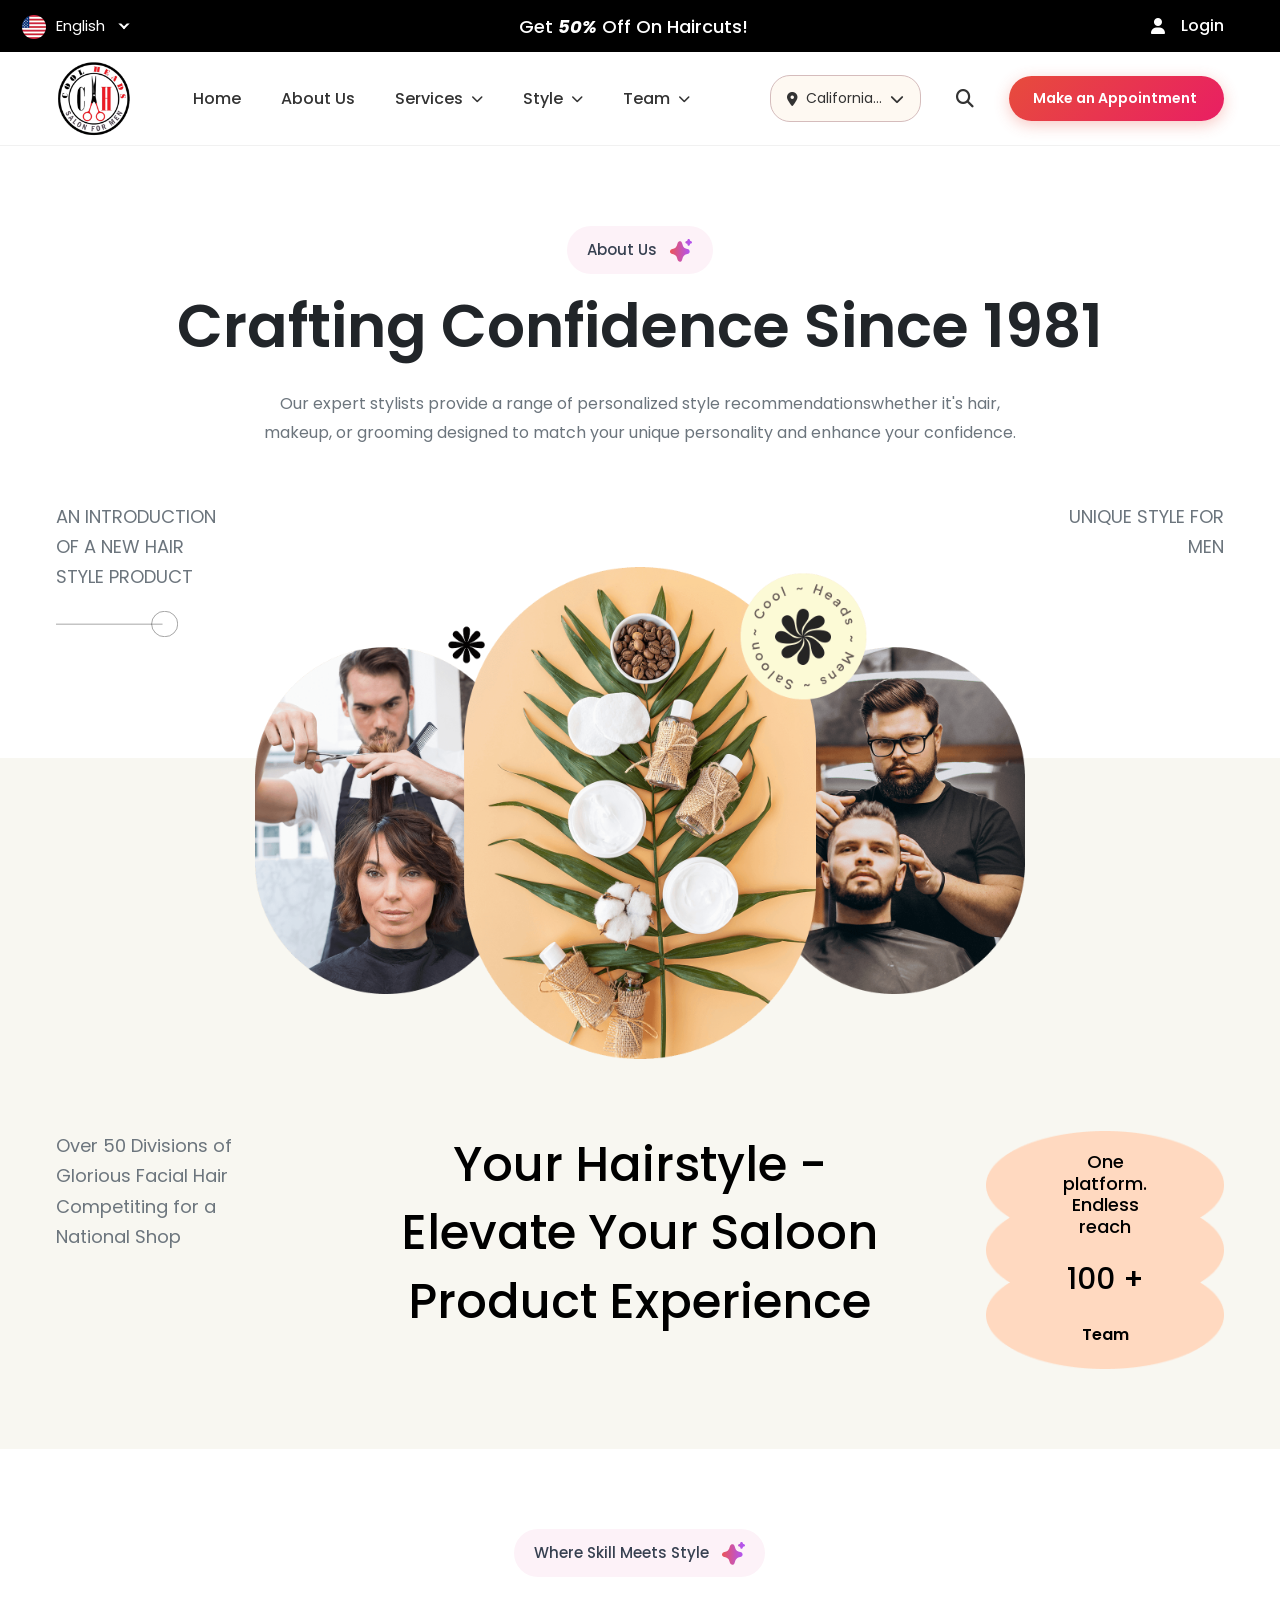
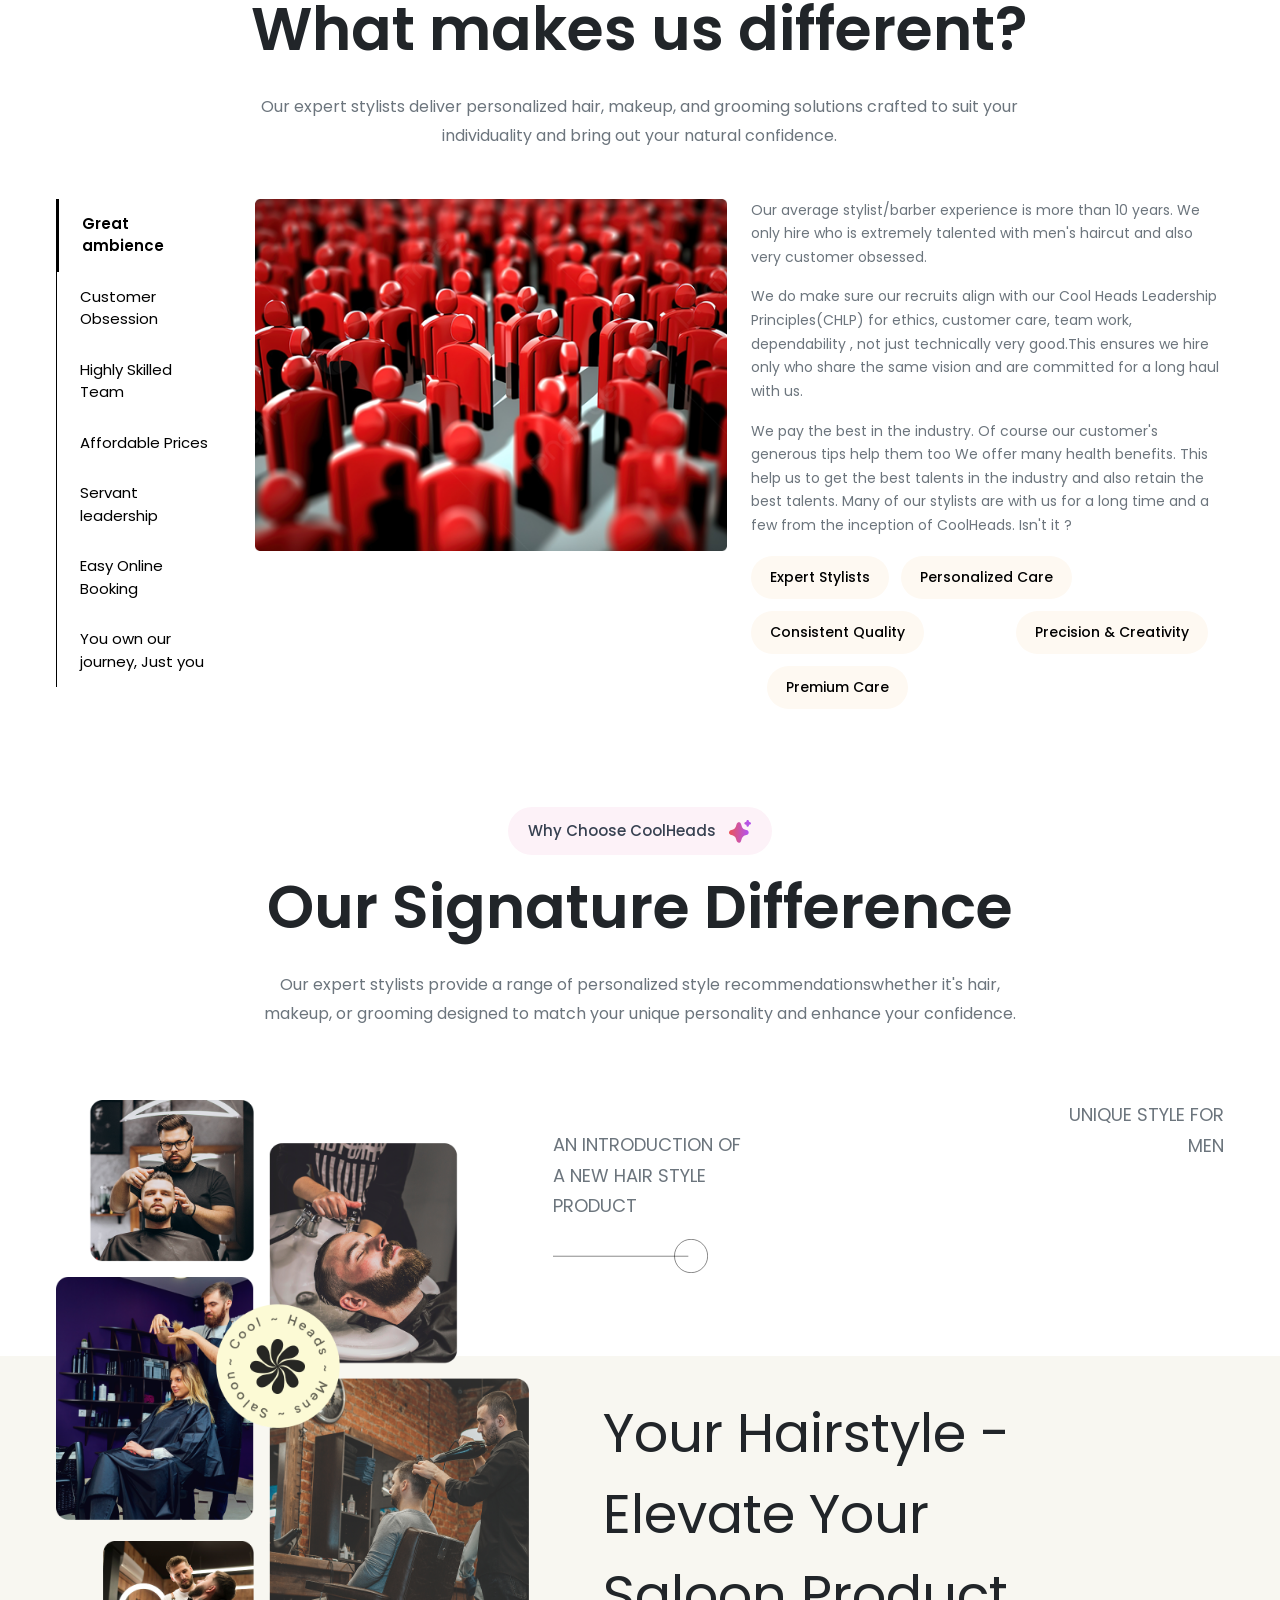
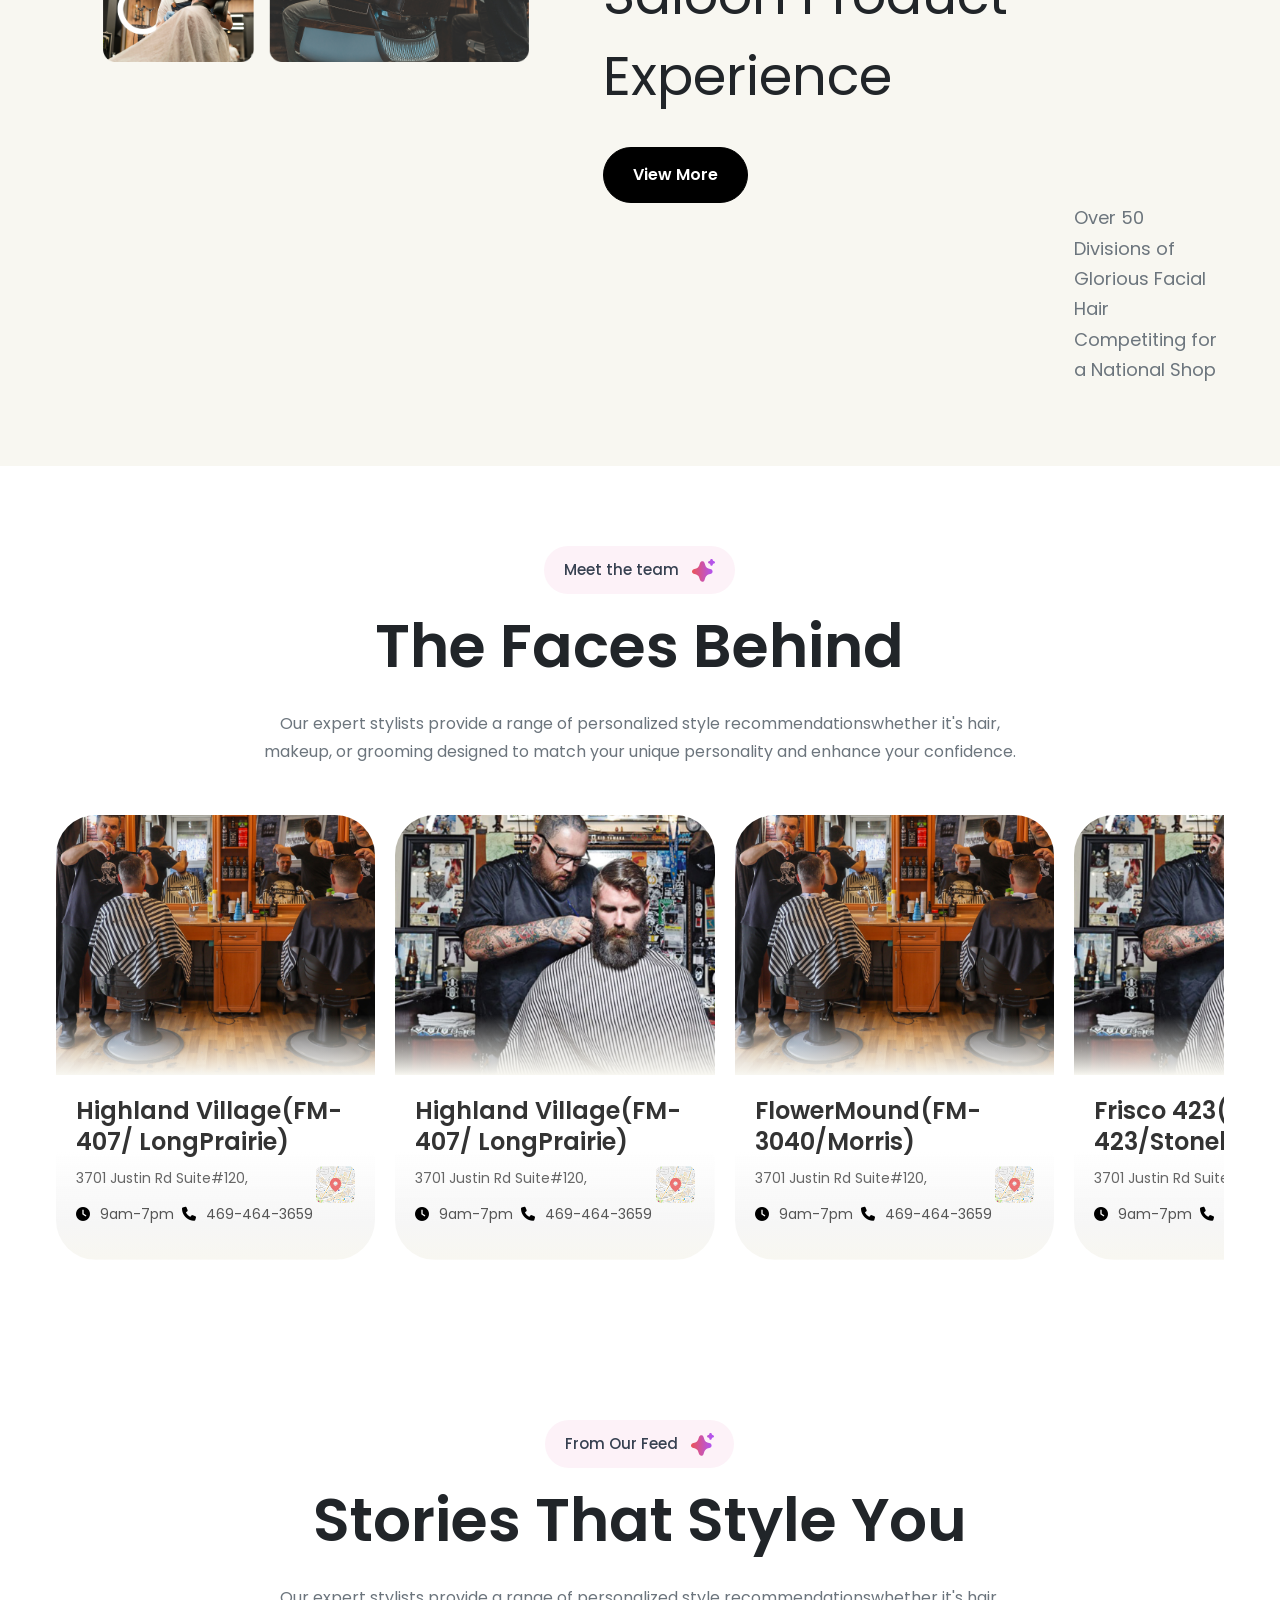
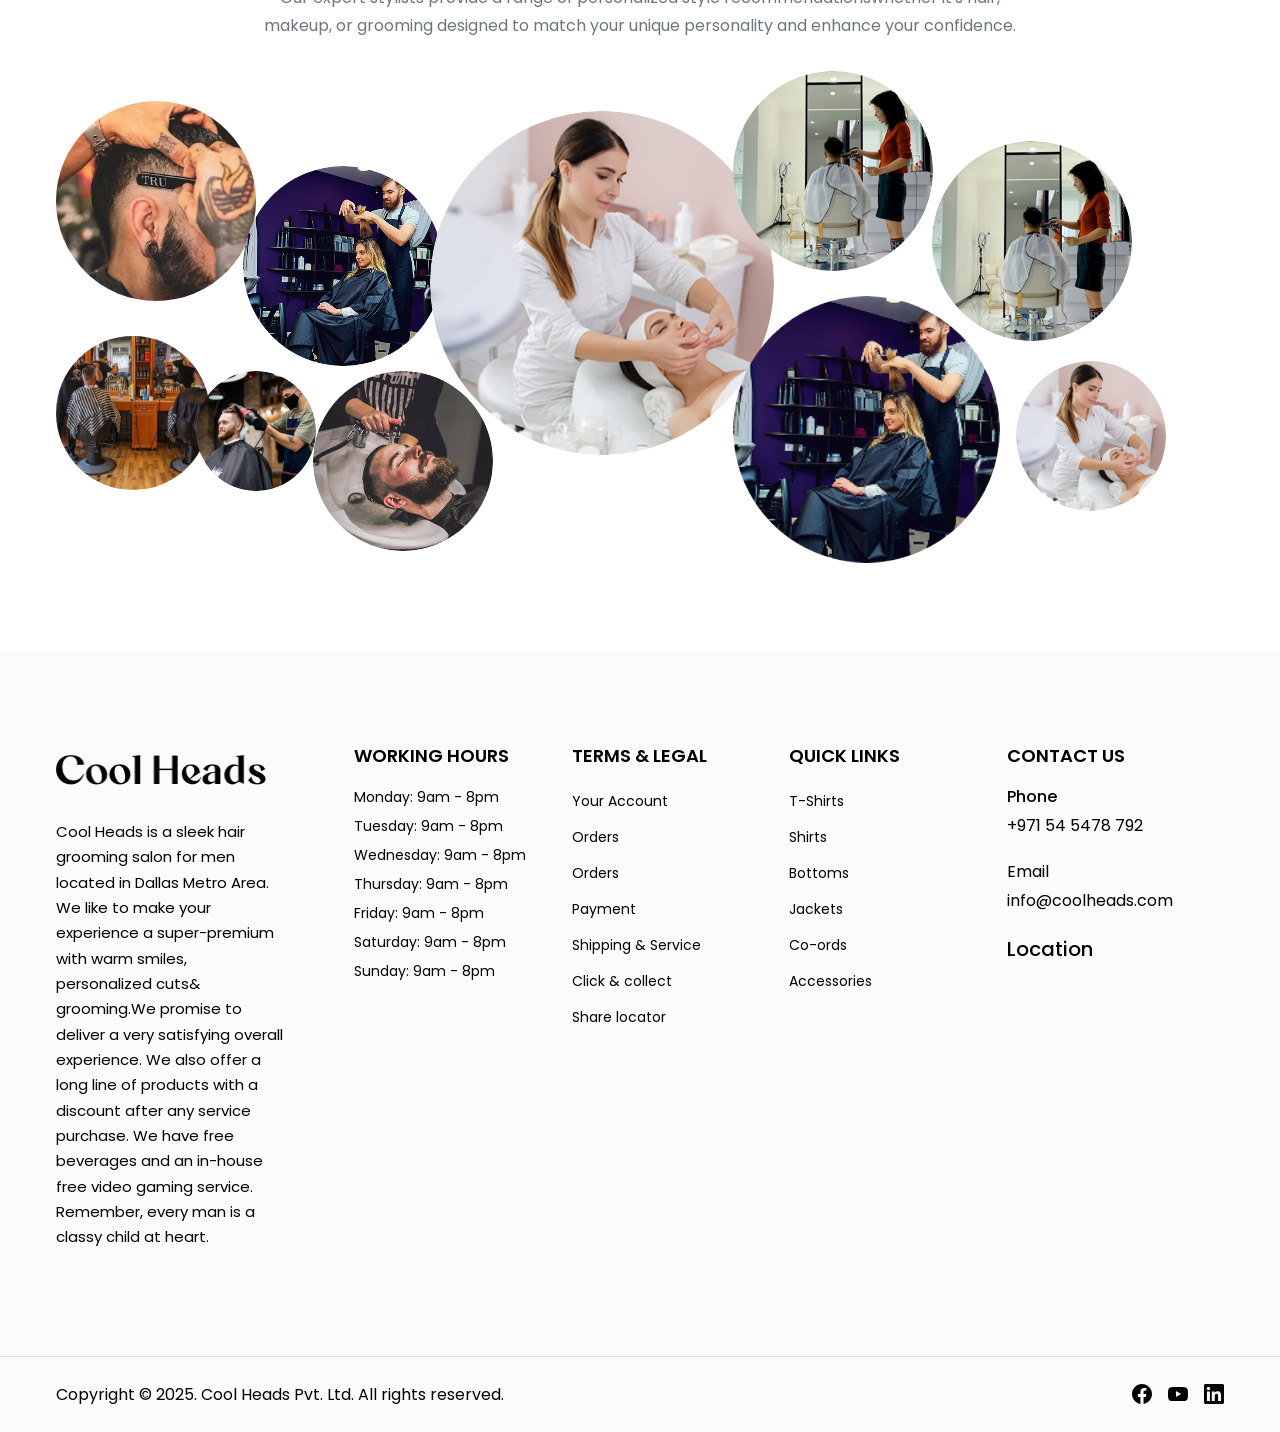
<file: aboutus.html>
<!DOCTYPE html>
<html lang="en">

<head>
    <meta charset="utf-8" />
    <meta name="viewport" content="width=device-width, initial-scale=1, shrink-to-fit=no" />

    <!-- GOOGLE FONTS -->
    <link rel="preconnect" href="https://fonts.googleapis.com" />
    <link rel="preconnect" href="https://fonts.gstatic.com" crossorigin />
    <link
        href="https://fonts.googleapis.com/css?family=Poppins:100,100italic,200,200italic,300,300italic,regular,italic,500,500italic,600,600italic,700,700italic,800,800italic,900,900italic"
        rel="stylesheet" />

    <!-- STYLES -->
    <link rel="stylesheet" href="assets/css/swiper.min.css" />
    <link rel="stylesheet" href="assets/css/select2.min.css" />
    <link rel="stylesheet" href="assets/css/main.min.css" />
    <link rel="stylesheet" href="assets/css/components/header.css" />
    <link rel="stylesheet" href="assets/css/pages/home.css" />
    <link rel="stylesheet" href="assets/css/pages/about.css" />
    <link rel="stylesheet" href="assets/css/components/footer.css" />

    <!-- favIcon -->
    <link rel="icon" href="assets/images/favicon.png" />
    <link rel="icon" href="assets/images/favicon.ico" />

    <!-- FONT AWESOME -->
    <link rel="stylesheet" href="https://cdnjs.cloudflare.com/ajax/libs/font-awesome/6.4.0/css/all.min.css" />

    <title>Cool Head Saloon | Home</title>
</head>

<body class="bg-white">
    <!-- HEADER BEGIN -->
    <header class="main-header" id="main-head">
        <div class="main-header__top">
            <div class="container d-flex justify-content-between align-items-center">

                <div class="main-header__topRight d-flex align-items-center">
                    <select id="language-select" class="language-select">
                        <option value="english" data-image="assets/icons/english-flag.png">
                            English
                        </option>
                        <option value="hindi" data-image="assets/icons/english-flag.png">
                            Hindi
                        </option>

                    </select>
                </div>

                <div class="main-header__topLeft text-color fs-18 fw-medium d-md-block d-none">
                    Get <b><i class="fs-18">50%</i></b> Off On Haircuts!
                </div>


                <div class="text-color fs-16">
                    <!-- Login -->
                    <a href="#" class="login-link d-flex align-items-center gap-3 lh-1 text-white fs-16 pe-lg-0">
                        <i class="fas fa-user"></i>
                        <span class="fs-16 d-none d-sm-inline">Login</span>
                    </a>
                </div>


            </div>
        </div>

        <div class="main-header__middle">
            <div class="container d-flex justify-content-between align-items-center">

                <div class="logo-section d-flex align-items-center gap-5">
                    <div class="d-flex align-items-center gap-3">
                        <div class="hamburger d-lg-none" aria-label="Toggle mobile menu">
                            <span></span>
                            <span></span>
                            <span></span>
                        </div>
                        <figure class="main-header__logo mb-0">
                            <img src="assets/images/logo_new.svg" alt="cool-salon-logo" />
                        </figure>
                    </div>

                    <!-- Main Navigation Menu -->
                    <nav class="main-header__nav nav-section d-lg-block d-none" aria-label="Main navigation">
                        <ul class="nav-menu d-flex align-items-center gap-3 mb-0">
                            <li><a href="#" class="nav-link">Home</a></li>
                            <li><a href="#" class="nav-link">About Us</a></li>
                            <li class="dropdown">
                                <a href="#" class="nav-link d-flex align-items-center gap-1">
                                    Services
                                    <i class="fas fa-chevron-down"></i>
                                </a>
                            </li>
                            <li class="dropdown">
                                <a href="#" class="nav-link d-flex align-items-center gap-1">
                                    Style
                                    <i class="fas fa-chevron-down"></i>
                                </a>
                            </li>
                            <li class="dropdown">
                                <a href="#" class="nav-link d-flex align-items-center gap-1">
                                    Team
                                    <i class="fas fa-chevron-down"></i>
                                </a>
                            </li>
                            <!-- <li><a href="#" class="nav-link">Contact Us</a></li> -->
                        </ul>
                    </nav>
                </div>


                <!-- Right Side Actions -->
                <div class="main-header__actions actions-section d-flex align-items-center gap-4">
                    <!-- Location Selector -->
                    <div class="location-selector">
                        <button class="location-btn d-flex align-items-center gap-2" aria-label="Select location">
                            <i class="fas fa-map-marker-alt"></i>
                            <span class="d-sm-inline">California...</span>
                            <i class="fas fa-chevron-down"></i>
                        </button>
                    </div>

                    <!-- Search Icon -->
                    <a href="#" class="search-icon" aria-label="Search" id="searchToggle">
                        <i class="fas fa-search"></i>
                    </a>

                    <!-- Search Bar Overlay -->
                    <div class="search-overlay" id="searchOverlay">
                        <div class="search-container">
                            <div class="search-header">
                                <h3>Search Products & Services</h3>
                                <button class="search-close" id="searchClose" aria-label="Close search">
                                    <i class="fas fa-times"></i>
                                </button>
                            </div>
                            <div class="search-input-wrapper">
                                <div class="search-input-container">
                                    <i class="fas fa-search search-input-icon"></i>
                                    <input type="text" class="search-input" id="searchInput"
                                        placeholder="Search for haircuts, styling, products..." autocomplete="off">
                                    <button class="search-submit" type="button" aria-label="Search">
                                        <i class="fas fa-arrow-right"></i>
                                    </button>
                                </div>
                            </div>
                            <div class="search-suggestions">
                                <div class="suggestion-category">
                                    <h4>Popular Searches</h4>
                                    <div class="suggestion-tags">
                                        <span class="suggestion-tag">Haircut</span>
                                        <span class="suggestion-tag">Beard Trim</span>
                                        <span class="suggestion-tag">Hair Styling</span>
                                        <span class="suggestion-tag">Facial</span>
                                    </div>
                                </div>
                                <div class="suggestion-category">
                                    <h4>Services</h4>
                                    <div class="suggestion-tags">
                                        <span class="suggestion-tag">Hair Coloring</span>
                                        <span class="suggestion-tag">Hair Treatment</span>
                                        <span class="suggestion-tag">Shampoo & Cut</span>
                                        <span class="suggestion-tag">Kids Haircut</span>
                                    </div>
                                </div>
                            </div>
                        </div>
                    </div>



                    <!-- Make Appointment Button -->
                    <a href="#" class="appointment-btn d-lg-block d-none">
                        <span class="d-none d-sm-inline">Make an Appointment</span>
                        <i class="fas fa-arrow-up-right"></i>
                    </a>
                </div>
            </div>

            <!-- Mobile Navigation -->
            <nav class="main-header__bottom d-lg-none mobile-menu" aria-label="Mobile navigation">
                <div class="container">
                    <ul class="mobile-nav">
                        <li><a href="#" class="no-decoration">Home</a></li>
                        <li><a href="#" class="no-decoration">About Us</a></li>
                        <li><a href="#" class="no-decoration">Services</a></li>
                        <li><a href="#" class="no-decoration">Style</a></li>
                        <li><a href="#" class="no-decoration">Team</a></li>
                        <li><a href="#" class="no-decoration">Contact Us</a></li>
                    </ul>
                </div>
            </nav>
        </div>
    </header>
    <!-- HEADER END -->

    <!-- HOME PAGE BEGIN -->
    <main class="home-page" id="main-content">



 


        <!-- Home Categories begin -->
        <section class="home-categories">
            <div class="container">
                <div class="col-lg-10 mx-auto text-center">
                    <div class="badge badge-about">
                        <span class="badge-text">About Us</span>
                        <div class="badge-icon">
                            <img src="assets/images/home/ai.svg" alt="AI Icon" class="badge-image">
                        </div>
                    </div>
                    <h2 class="home-categories__title fw-semibold">Crafting Confidence Since 1981</h2>
                    <p class="home-categories__description fs-16 text-muted">
                        Our expert stylists provide a range of personalized style recommendationswhether it's hair,
                        makeup, or
                        grooming designed to match your unique personality and enhance your confidence.
                    </p>
                </div>
                <div class="row justify-content-between home-categories__line d-lg-flex d-none">
                    <div class="col-lg-2">
                        <p class="fs-18 text-muted mb-0">AN INTRODUCTION OF A NEW HAIR STYLE PRODUCT</p>
                        <figure class="mb-0  line-img">
                            <img src="./assets/images/home/line-bottom.svg" alt="img" class="w-100" />
                        </figure>
                    </div>
                    <div class="col-lg-2">
                        <p class="fs-18 text-muted text-end">
                            UNIQUE STYLE FOR <br> MEN
                        </p>
                        <figure class="mb-0">
                        </figure>
                    </div>
                </div>

                <div class="row ">
                    <div class="col-lg-8 mx-auto">
                        <div class="home-categories__item">
                            <figure class="mb-0 ratio">
                                <img src="./assets/images/home/home-about.png" alt="img" />
                            </figure>
                        </div>
                    </div>
                </div>

                <div class="row mt-3 mt-lg-5">
                    <div class="col-lg-3">
                        <div class="home-categories__text">
                            <p class="fs-18 text-muted text-lg-start text-center">
                                Over 50 Divisions of Glorious Facial Hair Competiting for a National Shop
                            </p>
                        </div>
                    </div>
                    <div class="col-lg-6">
                        <div class="home-categories__titleSub">
                            <h3 class="h1 text-black fw-medium text-center">
                                Your Hairstyle - Elevate Your Saloon Product Experience
                            </h3>
                        </div>
                    </div>
                    <div class="col-lg-3">
                        <div class="home-categories__imgText">
                            <figure class="mb-0">
                                <img src="./assets/images/home/design.png" alt="img" />
                            </figure>

                            <div class="home-categories__imgTextContent">
                                <h4 class="mb-4 fs-18 text-muted-grey">One platform. Endless reach</h4>
                                <h3 class=" fw-medium mb-4">100 +</h3>
                                <p class="mb-0 text-muted-grey fw-semibold">Team</p>
                            </div>
                        </div>
                    </div>
                </div>

            </div>
        </section>

        <!-- Home Categories end -->

               <!-- Home Appointment begin -->
               <section class="about-appointment pb-0">
                <div class="container">
                    <div class="col-lg-10 mx-auto text-center">
                        <div class="badge badge-about"> <span class="badge-text">Where Skill Meets Style</span>
                            <div class="badge-icon"> <img src="assets/images/home/ai.svg" alt="AI Icon" class="badge-image">
                            </div>
                        </div>
                        <h2 class="home-categories__title fw-semibold">What makes us different?</h2>
                        <p class="home-categories__description fs-16 text-muted"> Our expert stylists deliver personalized
                            hair, makeup, and grooming solutions crafted to suit your individuality and bring out your
                            natural confidence. </p>
                    </div>
                </div>
                <div class="main-appointment mt-3 mt-lg-5">
                    <div class="container">
                        <div class="row">
                            <div class="col-lg-2">
                                <div class="nav flex-column nav-pills mb-0" id="v-pills-tab" role="tablist"
                                    aria-orientation="vertical"> <button class="nav-link active" id="v-pills-home-tab"
                                        data-bs-toggle="pill" data-bs-target="#v-pills-home" type="button" role="tab"
                                        aria-controls="v-pills-home" aria-selected="true">Great ambience</button> <button
                                        class="nav-link" id="v-pills-profile-tab" data-bs-toggle="pill"
                                        data-bs-target="#v-pills-profile" type="button" role="tab"
                                        aria-controls="v-pills-profile" aria-selected="false">Customer Obsession</button>
                                    <button class="nav-link" id="v-pills-messages-tab" data-bs-toggle="pill"
                                        data-bs-target="#v-pills-messages" type="button" role="tab"
                                        aria-controls="v-pills-messages" aria-selected="false">Highly Skilled Team</button>
                                    <button class="nav-link" id="v-pills-settings-tab" data-bs-toggle="pill"
                                        data-bs-target="#v-pills-settings" type="button" role="tab"
                                        aria-controls="v-pills-settings" aria-selected="false">Affordable Prices</button>
                                    <button class="nav-link" id="v-pills-home-tab" data-bs-toggle="pill"
                                        data-bs-target="#v-pills-home" type="button" role="tab" aria-controls="v-pills-home"
                                        aria-selected="true">Servant leadership</button> <button class="nav-link"
                                        id="v-pills-profile-tab" data-bs-toggle="pill" data-bs-target="#v-pills-profile"
                                        type="button" role="tab" aria-controls="v-pills-profile" aria-selected="false">Easy
                                        Online Booking</button> <button class="nav-link" id="v-pills-messages-tab"
                                        data-bs-toggle="pill" data-bs-target="#v-pills-messages" type="button" role="tab"
                                        aria-controls="v-pills-messages" aria-selected="false">You own our journey, Just
                                        you</button> </div>
                            </div>
                            <div class="col-lg-10 ">
                                <div class="tab-content " id="v-pills-tabContent">
                                    <div class="tab-pane fade show active" id="v-pills-home" role="tabpanel"
                                        aria-labelledby="v-pills-home-tab" tabindex="0">
                                        <div class="row">
                                            <div class="col-lg-6">
                                                <div class="img-wrapper">
                                                    <figure class="mb-0"> <img src="./assets/images/about/about-tab.png"
                                                            alt="img" /> </figure>
                                                </div>
                                            </div>
                                            <div class="col-lg-6">
                                                <p class="fs-14 text-muted mb-3"> Our average stylist/barber experience is
                                                    more than 10 years. We only hire who is extremely talented with men's
                                                    haircut and also very customer obsessed. </p>
                                                <p class="fs-14 text-muted mb-3">We do make sure our recruits align with our
                                                    Cool Heads Leadership Principles(CHLP) for ethics, customer care, team
                                                    work, dependability , not just technically very good.This ensures we
                                                    hire only who share the same vision and are committed for a long haul
                                                    with us.</p>
                                                <p class="fs-14 text-muted mb-3">We pay the best in the industry. Of course
                                                    our customer's generous tips help them too We offer many health
                                                    benefits. This help us to get the best talents in the industry and also
                                                    retain the best talents. Many of our stylists are with us for a long
                                                    time and a few from the inception of CoolHeads. Isn't it ?</p>
                                                <div class="badges">
                                                    <div class="feature-badges">
                                                        <div class="feature-badges__container">
                                                            <div class="feature-badges__badge">Expert Stylists</div>
                                                            <div class="feature-badges__badge">Personalized Care</div>
                                                            <div class="feature-badges__badge">Consistent Quality</div>
                                                            <div class="feature-badges__badge">Precision & Creativity</div>
                                                            <div class="feature-badges__badge">Premium Care</div>
                                                        </div>
                                                    </div>
                                                </div>
                                            </div>
                                        </div>
                                    </div>
                                    <div class="tab-pane fade" id="v-pills-profile" role="tabpanel"
                                        aria-labelledby="v-pills-profile-tab" tabindex="0">..222.</div>
                                    <div class="tab-pane fade" id="v-pills-messages" role="tabpanel"
                                        aria-labelledby="v-pills-messages-tab" tabindex="0">.444..</div>
                                    <div class="tab-pane fade" id="v-pills-settings" role="tabpanel"
                                        aria-labelledby="v-pills-settings-tab" tabindex="0">...</div>
                                </div>
                            </div>
                        </div>
                    </div>
                </div>
            </section> <!-- Home Appointment end -->

     


        <!-- Home Categories begin -->
        <section class="home-difference ">
            <div class="container">
                <div class="col-lg-10 mx-auto text-center">
                    <div class="badge badge-about">
                        <span class="badge-text">Why Choose CoolHeads</span>
                        <div class="badge-icon">
                            <img src="assets/images/home/ai.svg" alt="AI Icon" class="badge-image">
                        </div>
                    </div>
                    <h2 class="home-difference__title fw-semibold">Our Signature Difference</h2>
                    <p class="home-difference__description fs-16 text-muted">
                        Our expert stylists provide a range of personalized style recommendationswhether it's hair,
                        makeup, or
                        grooming designed to match your unique personality and enhance your confidence.
                    </p>
                </div>

                <div class="row mt-3 mt-lg-5">
                    <div class="col-lg-5">
                        <div class="home-difference__img">
                            <figure class="mb-0">
                                <img src="./assets/images/home/dif-img.png" alt="img" />
                            </figure>
                        </div>
                    </div>
                    <div class="col-lg-7">
                        <div class="home-difference__content">
                            <div class="row d-lg-flex d-none">
                                <div class="col-lg-6">
                                    <div class="home-difference__icons">
                                        <p class="fs-18 text-muted mb-0">AN INTRODUCTION OF A NEW HAIR STYLE PRODUCT</p>
                                        <figure class="mb-0  line-img">
                                            <img src="./assets/images/home/line-bottom.svg" alt="img" class="w-100" />
                                        </figure>
                                    </div>
                                </div>
                                <div class="col-lg-6">
                                    <p class="fs-18 text-muted mb-0 text-end">UNIQUE STYLE FOR<br> MEN</p>

                                </div>
                            </div>

                            <div class="row">
                                <div class="col-lg-10">
                                    <div class="home-difference__item">
                                        <h3 class="home-difference__item__title">Your Hairstyle - Elevate Your Saloon
                                            Product Experience</h3>
                                        <button class="btn btn-primary pt-2 pb-2 ">View More</button>
                                    </div>
                                </div>
                            </div>

                            <div class="row justify-content-end d-lg-flex d-none">
                                <div class="col-lg-3">
                                    <p class="fs-18 text-muted mb-0">Over 50 Divisions of Glorious Facial Hair
                                        Competiting for a National Shop</p>
                                </div>
                            </div>
                        </div>
                    </div>
                </div>


            </div>
        </section>

        <!-- Home Categories end -->

        <!-- Home Team Now Begin-->
        <section class="home-team">
            <div class="container">
                <div class="col-lg-10 mx-auto text-center">
                    <div class="badge badge-about">
                        <span class="badge-text">Meet the team</span>
                        <div class="badge-icon">
                            <img src="assets/images/home/ai.svg" alt="AI Icon" class="badge-image">
                        </div>
                    </div>
                    <h2 class="home-team__title fw-semibold">The Faces Behind</h2>
                    <p class="home-team__description fs-16 text-muted">
                        Our expert stylists provide a range of personalized style recommendationswhether it's hair,
                        makeup, or grooming designed to match your unique personality and enhance your confidence.
                    </p>
                </div>

                <!-- Swiper slide -->
                <div class="team-slider mt-4 mt-lg-5">
                    <div class="swiper team-swiper">
                        <div class="swiper-wrapper">
                            <!-- Team Member 1 -->
                            <div class="swiper-slide">
                                <div class="team-card">
                                    <div class="team-card__image">
                                        <img src="./assets/images/home/slide-1.png" alt="Team Member" />
                                        <div class="team-card__expand">
                                            <i class="fas fa-expand-alt"></i>
                                        </div>
                                    </div>
                                    <div class="team-card__content">
                                        <h4 class="team-card__title">Highland Village(FM-407/ LongPrairie)</h4>

                                        <div class="d-flex justify-content-between align-items-end">
                                            <p class="team-card__address">3701 Justin Rd Suite#120,</p>
                                            <div class="team-card__location">
                                                <figure class="mb-0">
                                                    <img src="./assets/images/home/map.png" alt="location" />
                                                </figure>
                                            </div>
                                        </div>


                                        <div class="team-card__info d-flex  gap-2">
                                            <div class="team-card__hours">
                                                <i class="fas fa-clock"></i>
                                                <span>9am-7pm</span>
                                            </div>
                                            <div class="team-card__phone">
                                                <i class="fas fa-phone"></i>
                                                <span>469-464-3659</span>
                                            </div>
                                        </div>
                                    </div>
                                </div>
                            </div>
                            <!-- Team Member 1 -->
                            <div class="swiper-slide">
                                <div class="team-card">
                                    <div class="team-card__image">
                                        <img src="./assets/images/home/slide-2.png" alt="Team Member" />
                                        <div class="team-card__expand">
                                            <i class="fas fa-expand-alt"></i>
                                        </div>
                                    </div>
                                    <div class="team-card__content">
                                        <h4 class="team-card__title">Highland Village(FM-407/ LongPrairie)</h4>

                                        <div class="d-flex justify-content-between align-items-end">
                                            <p class="team-card__address">3701 Justin Rd Suite#120,</p>
                                            <div class="team-card__location">
                                                <figure class="mb-0">
                                                    <img src="./assets/images/home/map.png" alt="location" />
                                                </figure>
                                            </div>
                                        </div>


                                        <div class="team-card__info d-flex  gap-2">
                                            <div class="team-card__hours">
                                                <i class="fas fa-clock"></i>
                                                <span>9am-7pm</span>
                                            </div>
                                            <div class="team-card__phone">
                                                <i class="fas fa-phone"></i>
                                                <span>469-464-3659</span>
                                            </div>
                                        </div>
                                    </div>
                                </div>
                            </div>

                            <!-- Team Member 1 -->
                            <div class="swiper-slide">
                                <div class="team-card">
                                    <div class="team-card__image">
                                        <img src="./assets/images/home/slide-1.png" alt="Team Member" />
                                        <div class="team-card__expand">
                                            <i class="fas fa-expand-alt"></i>
                                        </div>
                                    </div>
                                    <div class="team-card__content">
                                        <h4 class="team-card__title">FlowerMound(FM-3040/Morris)</h4>

                                        <div class="d-flex justify-content-between align-items-end">
                                            <p class="team-card__address">3701 Justin Rd Suite#120,</p>
                                            <div class="team-card__location">
                                                <figure class="mb-0">
                                                    <img src="./assets/images/home/map.png" alt="location" />
                                                </figure>
                                            </div>
                                        </div>


                                        <div class="team-card__info d-flex  gap-2">
                                            <div class="team-card__hours">
                                                <i class="fas fa-clock"></i>
                                                <span>9am-7pm</span>
                                            </div>
                                            <div class="team-card__phone">
                                                <i class="fas fa-phone"></i>
                                                <span>469-464-3659</span>
                                            </div>
                                        </div>
                                    </div>
                                </div>
                            </div>
                            <!-- Team Member 1 -->
                            <div class="swiper-slide">
                                <div class="team-card">
                                    <div class="team-card__image">
                                        <img src="./assets/images/home/slide-2.png" alt="Team Member" />
                                        <div class="team-card__expand">
                                            <i class="fas fa-expand-alt"></i>
                                        </div>
                                    </div>
                                    <div class="team-card__content">
                                        <h4 class="team-card__title">Frisco 423(FM-423/Stonebrook)</h4>

                                        <div class="d-flex justify-content-between align-items-end">
                                            <p class="team-card__address">3701 Justin Rd Suite#120,</p>
                                            <div class="team-card__location">
                                                <figure class="mb-0">
                                                    <img src="./assets/images/home/map.png" alt="location" />
                                                </figure>
                                            </div>
                                        </div>


                                        <div class="team-card__info d-flex  gap-2">
                                            <div class="team-card__hours">
                                                <i class="fas fa-clock"></i>
                                                <span>9am-7pm</span>
                                            </div>
                                            <div class="team-card__phone">
                                                <i class="fas fa-phone"></i>
                                                <span>469-464-3659</span>
                                            </div>
                                        </div>
                                    </div>
                                </div>
                            </div>

                            <!-- Team Member 1 -->
                            <div class="swiper-slide">
                                <div class="team-card">
                                    <div class="team-card__image">
                                        <img src="./assets/images/home/slide-1.png" alt="Team Member" />
                                        <div class="team-card__expand">
                                            <i class="fas fa-expand-alt"></i>
                                        </div>
                                    </div>
                                    <div class="team-card__content">
                                        <h4 class="team-card__title">Highland Village(FM-407/ LongPrairie)</h4>

                                        <div class="d-flex justify-content-between align-items-end">
                                            <p class="team-card__address">3701 Justin Rd Suite#120,</p>
                                            <div class="team-card__location">
                                                <figure class="mb-0">
                                                    <img src="./assets/images/home/map.png" alt="location" />
                                                </figure>
                                            </div>
                                        </div>


                                        <div class="team-card__info d-flex  gap-2">
                                            <div class="team-card__hours">
                                                <i class="fas fa-clock"></i>
                                                <span>9am-7pm</span>
                                            </div>
                                            <div class="team-card__phone">
                                                <i class="fas fa-phone"></i>
                                                <span>469-464-3659</span>
                                            </div>
                                        </div>
                                    </div>
                                </div>
                            </div>
                            <!-- Team Member 1 -->
                            <div class="swiper-slide">
                                <div class="team-card">
                                    <div class="team-card__image">
                                        <img src="./assets/images/home/slide-2.png" alt="Team Member" />
                                        <div class="team-card__expand">
                                            <i class="fas fa-expand-alt"></i>
                                        </div>
                                    </div>
                                    <div class="team-card__content">
                                        <h4 class="team-card__title">LasColinas(OConnor/WilliamsSqr)</h4>

                                        <div class="d-flex justify-content-between align-items-end">
                                            <p class="team-card__address">3701 Justin Rd Suite#120,</p>
                                            <div class="team-card__location">
                                                <figure class="mb-0">
                                                    <img src="./assets/images/home/map.png" alt="location" />
                                                </figure>
                                            </div>
                                        </div>


                                        <div class="team-card__info d-flex  gap-2">
                                            <div class="team-card__hours">
                                                <i class="fas fa-clock"></i>
                                                <span>9am-7pm</span>
                                            </div>
                                            <div class="team-card__phone">
                                                <i class="fas fa-phone"></i>
                                                <span>469-464-3659</span>
                                            </div>
                                        </div>
                                    </div>
                                </div>
                            </div>
                        </div>

                        <!-- Navigation arrows -->
                        <!-- <div class="swiper-button-next team-swiper-button-next">
              <i class="fas fa-chevron-right"></i>
            </div>
            <div class="swiper-button-prev team-swiper-button-prev">
              <i class="fas fa-chevron-left"></i>
            </div> -->

                        <!-- Pagination -->
                        <!-- <div class="swiper-pagination team-swiper-pagination"></div> -->
                    </div>
                </div>
            </div>
        </section>
        <!-- Home Team Now End-->

        <!-- Home Related products begin -->

        <section class="overflow-hidden home-stories  pb-5">
            <div class="container">
                <div class="col-lg-10 mx-auto text-center">
                    <div class="badge badge-about">
                        <span class="badge-text">From Our Feed</span>
                        <div class="badge-icon">
                            <img src="assets/images/home/ai.svg" alt="AI Icon" class="badge-image">
                        </div>
                    </div>
                    <h2 class="home-stories__title fw-semibold">Stories That Style You</h2>
                    <p class="home-stories__description fs-16 text-muted">
                        Our expert stylists provide a range of personalized style recommendationswhether it's hair,
                        makeup, or grooming designed to match your unique personality and enhance your confidence.
                    </p>
                </div>

                <div class="home-stories__img  position-relative overflow-x-hidden d-lg-block d-none">
                    <div class="home-stories__img__item1">
                        <figure class="mb-0">
                            <img src="./assets/images/home/round-2.webp" alt="img" />
                        </figure>
                    </div>
                    <div class="home-stories__img__item2">
                        <figure class="mb-0">
                            <img src="./assets/images/home/slide-1.png" alt="img" />
                        </figure>
                    </div>
                    <div class="home-stories__img__item3">
                        <figure class="mb-0">
                            <img src="./assets/images/home/team-2.png" alt="img" />
                        </figure>
                    </div>
                    <div class="home-stories__img__item4">
                        <figure class="mb-0">
                            <img src="./assets/images/home/team-4.png" alt="img" />
                        </figure>
                    </div>
                    <div class="home-stories__img__item5">
                        <figure class="mb-0">
                            <img src="./assets/images/home/team-3.png" alt="img" />
                        </figure>
                    </div>
                    <div class="home-stories__img__item6">
                        <figure class="mb-0">
                            <img src="./assets/images/home/team-5.png" alt="img" />
                        </figure>
                    </div>
                    <div class="home-stories__img__item7">
                        <figure class="mb-0">
                            <img src="./assets/images/home/team-6.png" alt="img" />
                        </figure>
                    </div>
                    <div class="home-stories__img__item8">
                        <figure class="mb-0">
                            <img src="./assets/images/home/team-7.png" alt="img" />
                        </figure>
                    </div>
                    <div class="home-stories__img__item9">
                        <figure class="mb-0">
                            <img src="./assets/images/home/team-2.png" alt="img" />
                        </figure>
                    </div>

                    <div class="home-stories__img__item10">
                        <figure class="mb-0">
                            <img src="./assets/images/home/team-4.png" alt="img" />
                        </figure>
                    </div>
                </div>

                <div class="d-lg-none d-flex  ">
                    <div class="row mt-4">
                        <div class="col-6">
                            <figure class="mb-0 rounded-full overflow-hidden">
                                <img src="./assets/images/home/round-2.webp" class="img-fluid w-100 rounded-circle"
                                    style="aspect-ratio: 1 / 1; object-fit: cover;" alt="img" />
                            </figure>
                        </div>
                        <div class="col-6">
                            <figure class="mb-0">
                                <img src="./assets/images/home/round-2.webp" class="iimg-fluid w-100 rounded-circle"
                                    style="aspect-ratio: 1 / 1; object-fit: cover;" alt="img" />
                            </figure>
                        </div>

                        <div class="col-6">
                            <figure class="mb-0 rounded-full overflow-hidden">
                                <img src="./assets/images/home/round-2.webp" class="img-fluid w-100 rounded-circle"
                                    style="aspect-ratio: 1 / 1; object-fit: cover;" alt="img" />
                            </figure>
                        </div>
                        <div class="col-6">
                            <figure class="mb-0">
                                <img src="./assets/images/home/round-2.webp" class="iimg-fluid w-100 rounded-circle"
                                    style="aspect-ratio: 1 / 1; object-fit: cover;" alt="img" />
                            </figure>
                        </div>
                    </div>
                </div>


            </div>
        </section>

        <!-- Home Related products end -->

    </main>
    <!-- HOME PAGE END -->

    <!-- FOOTER BEGIN -->
    <footer class="footer bg-black text-black">
        <div class="container">
            <div class="row footer_wrapper">
                <div class="col-md-3">
                    <figure class="mb-0 footer-head_logo">
                        <a href="#">
                            <img src="./assets/images/home/footer-head.png" alt="logo" />
                        </a>
                    </figure>
                    <p class="fs-15 col-xl-10">
                        Cool Heads is a sleek hair grooming salon for men located in Dallas Metro Area. We like to make
                        your
                        experience a super-premium with warm smiles, personalized cuts& grooming.We promise to deliver a
                        very
                        satisfying overall experience. We also offer a long line of products with a discount after any
                        service
                        purchase. We have free beverages and an in-house free video gaming service. Remember, every man
                        is a classy
                        child at heart.
                    </p>
                </div>
                <div class="col-md-9 ">
                    <div class="row row-cols-lg-4 row-cols-md-3 gx-0 justify-content-between">
                        <div class="footer_item d-sm-block d-none">
                            <h5 class="text-uppercase ">Working Hours</h5>
                            <ul class="flex flex-column pl-0 text-decoration-none">
                                <li>
                                    <span class="text-decoration-none">Monday: 9am - 8pm</span>
                                </li>
                                <li>
                                    <span class="text-decoration-none">Tuesday: 9am - 8pm</span>
                                </li>
                                <li>
                                    <span class="text-decoration-none">Wednesday: 9am - 8pm</span>
                                </li>
                                <li>
                                    <span class="text-decoration-none">Thursday: 9am - 8pm</span>
                                </li>
                                <li>
                                    <span class="text-decoration-none">Friday: 9am - 8pm</span>
                                </li>
                                <li>
                                    <span class="text-decoration-none">Saturday: 9am - 8pm</span>
                                </li>
                                <li>
                                    <span class="text-decoration-none">Sunday: 9am - 8pm</span>
                                </li>
                            </ul>
                        </div>

                        <div class="footer_item d-sm-block d-none">
                            <h5 class="text-uppercase">Terms & legal</h5>
                            <ul class="flex flex-column pl-0 text-decoration-none">
                                <li>
                                    <a href="#" class="text-decoration-none"> Your Account </a>
                                </li>
                                <li><a href="#" class="text-decoration-none"> Orders</a></li>
                                <li>
                                    <a href="#" class="text-decoration-none"> Orders </a>
                                </li>
                                <li>
                                    <a href="#" class="text-decoration-none">Payment </a>
                                </li>
                                <li>
                                    <a href="#" class="text-decoration-none">
                                        Shipping & Service
                                    </a>
                                </li>
                                <li>
                                    <a href="#" class="text-decoration-none">
                                        Click & collect
                                    </a>
                                </li>
                                <li>
                                    <a href="#" class="text-decoration-none"> Share locator </a>
                                </li>
                            </ul>
                        </div>

                        <div class="footer_item d-lg-block d-none">
                            <h5 class="text-uppercase">Quick Links</h5>
                            <ul class="flex flex-column pl-0 text-decoration-none">
                                <li>
                                    <a href="#" class="text-decoration-none"> T-Shirts </a>
                                </li>
                                <li>
                                    <a href="#" class="text-decoration-none"> Shirts </a>
                                </li>
                                <li>
                                    <a href="#" class="text-decoration-none"> Bottoms </a>
                                </li>

                                <li>
                                    <a href="#" class="text-decoration-none"> Jackets </a>
                                </li>
                                <li>
                                    <a href="#" class="text-decoration-none"> Co-ords </a>
                                </li>
                                <li>
                                    <a href="#" class="text-decoration-none"> Accessories </a>
                                </li>
                            </ul>
                        </div>

                        <div class="d-sm-none d-flex gap-5 pt24 border-bottom-1">
                            <div class="footer_item">
                                <h5 class="text-uppercase">USEFUL LINKS</h5>
                                <ul class="flex flex-column pl-0 text-decoration-none mb-0">
                                    <li>
                                        <a href="#" class="text-decoration-none"> Contact Us </a>
                                    </li>
                                    <li>
                                        <a href="#" class="text-decoration-none"> About Us </a>
                                    </li>
                                    <li>
                                        <a href="#" class="text-decoration-none">
                                            Return & Exchange
                                        </a>
                                    </li>
                                    <li>
                                        <a href="#" class="text-decoration-none"> Refund </a>
                                    </li>
                                    <li>
                                        <a href="#" class="text-decoration-none">
                                            Shipping Policy
                                        </a>
                                    </li>
                                </ul>
                            </div>

                            <div class="footer_item">
                                <h5 class="text-uppercase">HELP & FAQs</h5>
                                <ul class="flex flex-column pl-0 text-decoration-none mb-0">
                                    <li>
                                        <a href="#" class="text-decoration-none">
                                            Your Account
                                        </a>
                                    </li>
                                    <li>
                                        <a href="#" class="text-decoration-none"> Orders</a>
                                    </li>
                                    <li>
                                        <a href="#" class="text-decoration-none"> Orders </a>
                                    </li>
                                    <li>
                                        <a href="#" class="text-decoration-none">Payment </a>
                                    </li>
                                    <li>
                                        <a href="#" class="text-decoration-none">
                                            Shipping & Service
                                        </a>
                                    </li>
                                    <li>
                                        <a href="#" class="text-decoration-none">
                                            Click & collect
                                        </a>
                                    </li>
                                    <li>
                                        <a href="#" class="text-decoration-none">
                                            Share locator
                                        </a>
                                    </li>
                                </ul>
                            </div>
                        </div>

                        <div class="footer_item support">
                            <h5 class="text-uppercase">Contact Us</h5>
                            <div class="footer_itemPhone">
                                <h6 class="title">Phone</h6>
                                <a href="tel:+971545478792" class="text-decoration-none">+971 54 5478 792</a>
                            </div>
                            <div class="footer_itemEmail">
                                <h6 class="title fw-regular">Email</h6>
                                <a href="mailto:info@coolheads.com" class="text-decoration-none">info@coolheads.com</a>
                            </div>
                            <div class="footer_itemMap">
                                <h6 class="title">Location</h6>
                                <iframe
                                    src="https://www.google.com/maps/embed?pb=!1m18!1m12!1m3!1d3610.1783839263197!2d55.2704!3d25.2048!2m3!1f0!2f0!3f0!3m2!1i1024!2i768!4f13.1!3m3!1m2!1s0x0%3A0x0!2zMjXCsDEyJzE3LjMiTiA1NcKwMTYnMTMuNCJF!5e0!3m2!1sen!2sae!4v1234567890"
                                    width="200" height="150" style="border:0; border-radius: 8px;" allowfullscreen=""
                                    loading="lazy" referrerpolicy="no-referrer-when-downgrade">
                                </iframe>
                            </div>
                        </div>
                    </div>
                </div>
            </div>
        </div>
        <div class="footer_bottom py-4 border-top">
            <div class="container">
                <div class="d-flex justify-content-between align-content-center copyright_text">
                    <p class="mb-0">Copyright © 2025. Cool Heads Pvt. Ltd. All rights reserved.</p>
                    <ul class="d-flex gap-3 mb-0">
                        <li>
                            <a href="https://facebook.com" target="_blank" aria-label="Facebook">
                                <svg width="20" height="20" viewBox="0 0 24 24" fill="currentColor">
                                    <path
                                        d="M24 12.073c0-6.627-5.373-12-12-12s-12 5.373-12 12c0 5.99 4.388 10.954 10.125 11.854v-8.385H7.078v-3.47h3.047V9.43c0-3.007 1.792-4.669 4.533-4.669 1.312 0 2.686.235 2.686.235v2.953H15.83c-1.491 0-1.956.925-1.956 1.874v2.25h3.328l-.532 3.47h-2.796v8.385C19.612 23.027 24 18.062 24 12.073z" />
                                </svg>
                            </a>
                        </li>
                        <li>
                            <a href="https://youtube.com" target="_blank" aria-label="YouTube">
                                <svg width="20" height="20" viewBox="0 0 24 24" fill="currentColor">
                                    <path
                                        d="M23.498 6.186a3.016 3.016 0 0 0-2.122-2.136C19.505 3.545 12 3.545 12 3.545s-7.505 0-9.377.505A3.017 3.017 0 0 0 .502 6.186C0 8.07 0 12 0 12s0 3.93.502 5.814a3.016 3.016 0 0 0 2.122 2.136c1.871.505 9.376.505 9.376.505s7.505 0 9.377-.505a3.015 3.015 0 0 0 2.122-2.136C24 15.93 24 12 24 12s0-3.93-.502-5.814zM9.545 15.568V8.432L15.818 12l-6.273 3.568z" />
                                </svg>
                            </a>
                        </li>
                        <li>
                            <a href="https://linkedin.com" target="_blank" aria-label="LinkedIn">
                                <svg width="20" height="20" viewBox="0 0 24 24" fill="currentColor">
                                    <path
                                        d="M20.447 20.452h-3.554v-5.569c0-1.328-.027-3.037-1.852-3.037-1.853 0-2.136 1.445-2.136 2.939v5.667H9.351V9h3.414v1.561h.046c.477-.9 1.637-1.85 3.37-1.85 3.601 0 4.267 2.37 4.267 5.455v6.286zM5.337 7.433c-1.144 0-2.063-.926-2.063-2.065 0-1.138.92-2.063 2.063-2.063 1.14 0 2.064.925 2.064 2.063 0 1.139-.925 2.065-2.064 2.065zm1.782 13.019H3.555V9h3.564v11.452zM22.225 0H1.771C.792 0 0 .774 0 1.729v20.542C0 23.227.792 24 1.771 24h20.451C23.2 24 24 23.227 24 22.271V1.729C24 .774 23.2 0 22.222 0h.003z" />
                                </svg>
                            </a>
                        </li>
                    </ul>
                </div>
            </div>
        </div>
    </footer>
    <!-- FOOTER END -->

    <!-- SCRIPTS -->
    <script src="assets/js/vendors/jquery.min.js"></script>
    <script src="assets/js/vendors/bootstrap-bundle.min.js"></script>
    <script src="assets/js/vendors/swiper-bundle.min.js"></script>
    <script src="assets/js/vendors/select2.min.js"></script>
    <script src="assets/js/main.js"></script>
    <script src="assets/js/pages/home.js"></script>
</body>

</html>
</file>
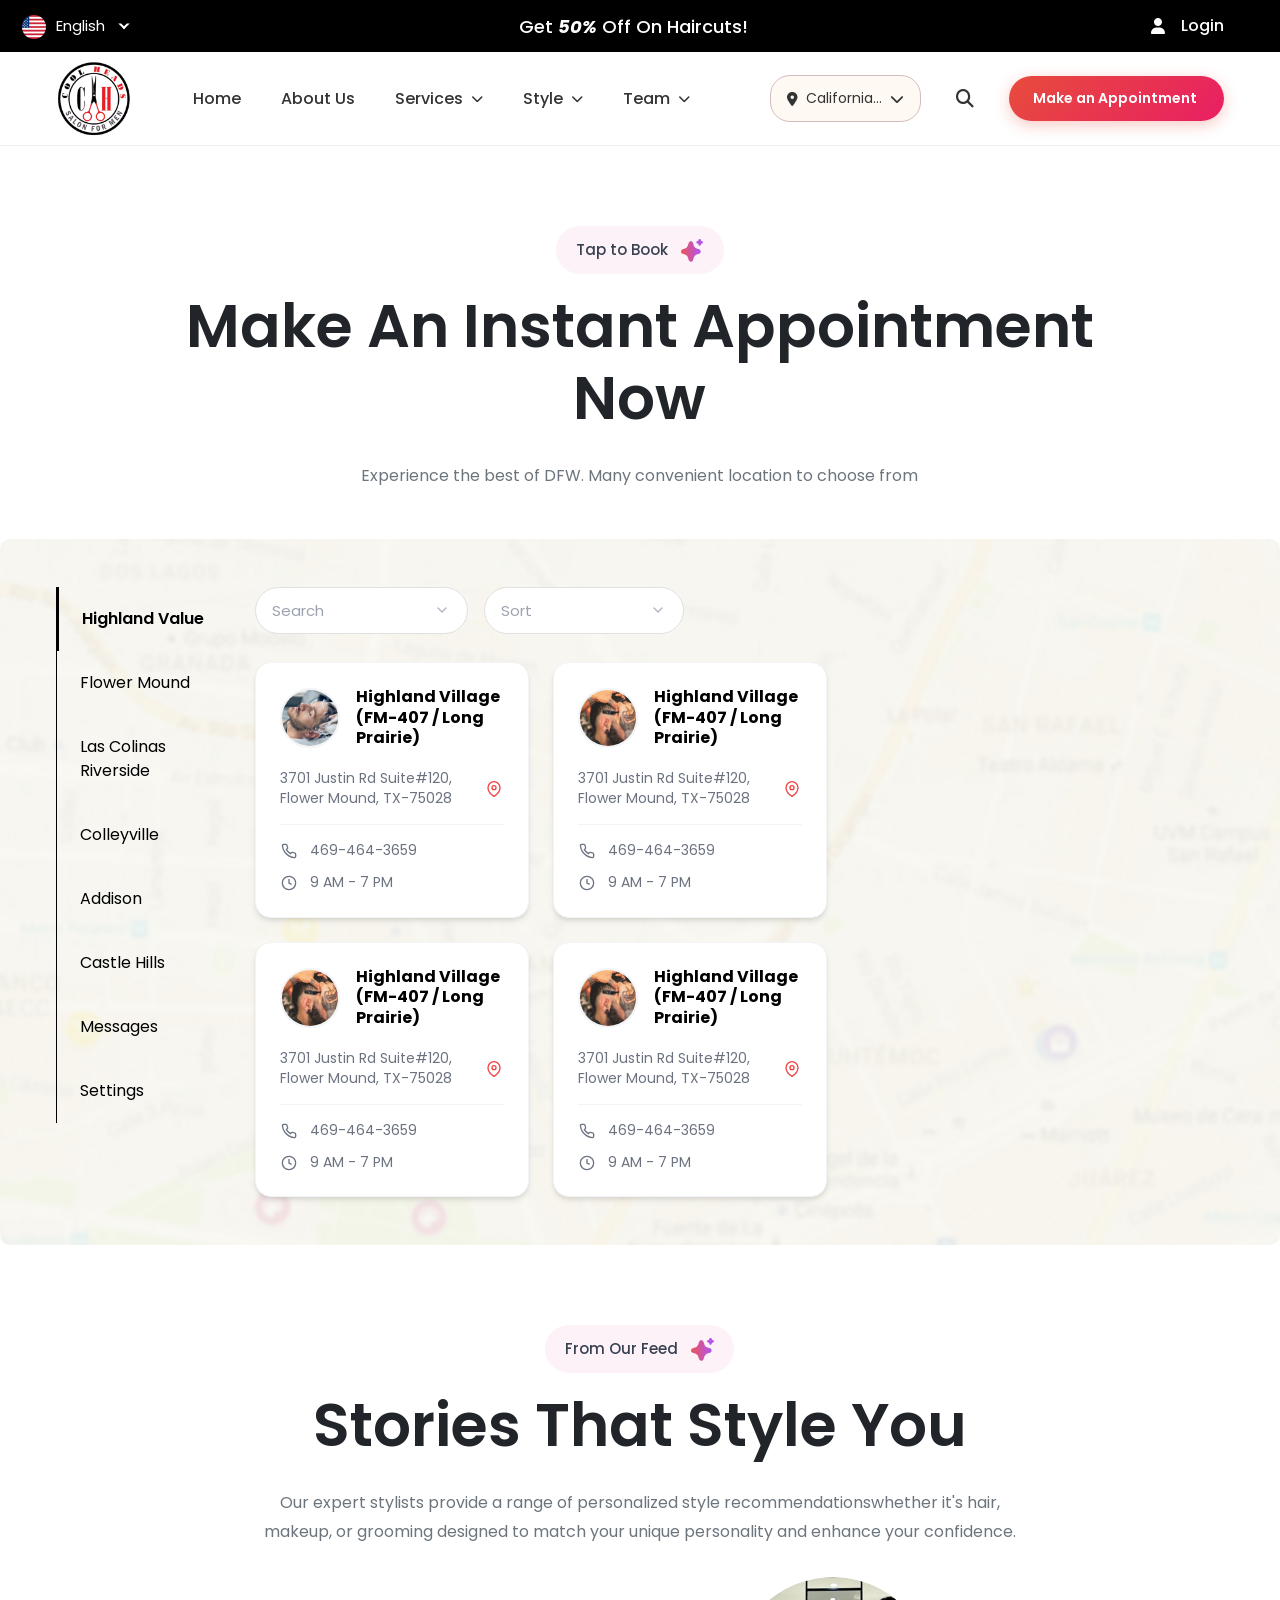
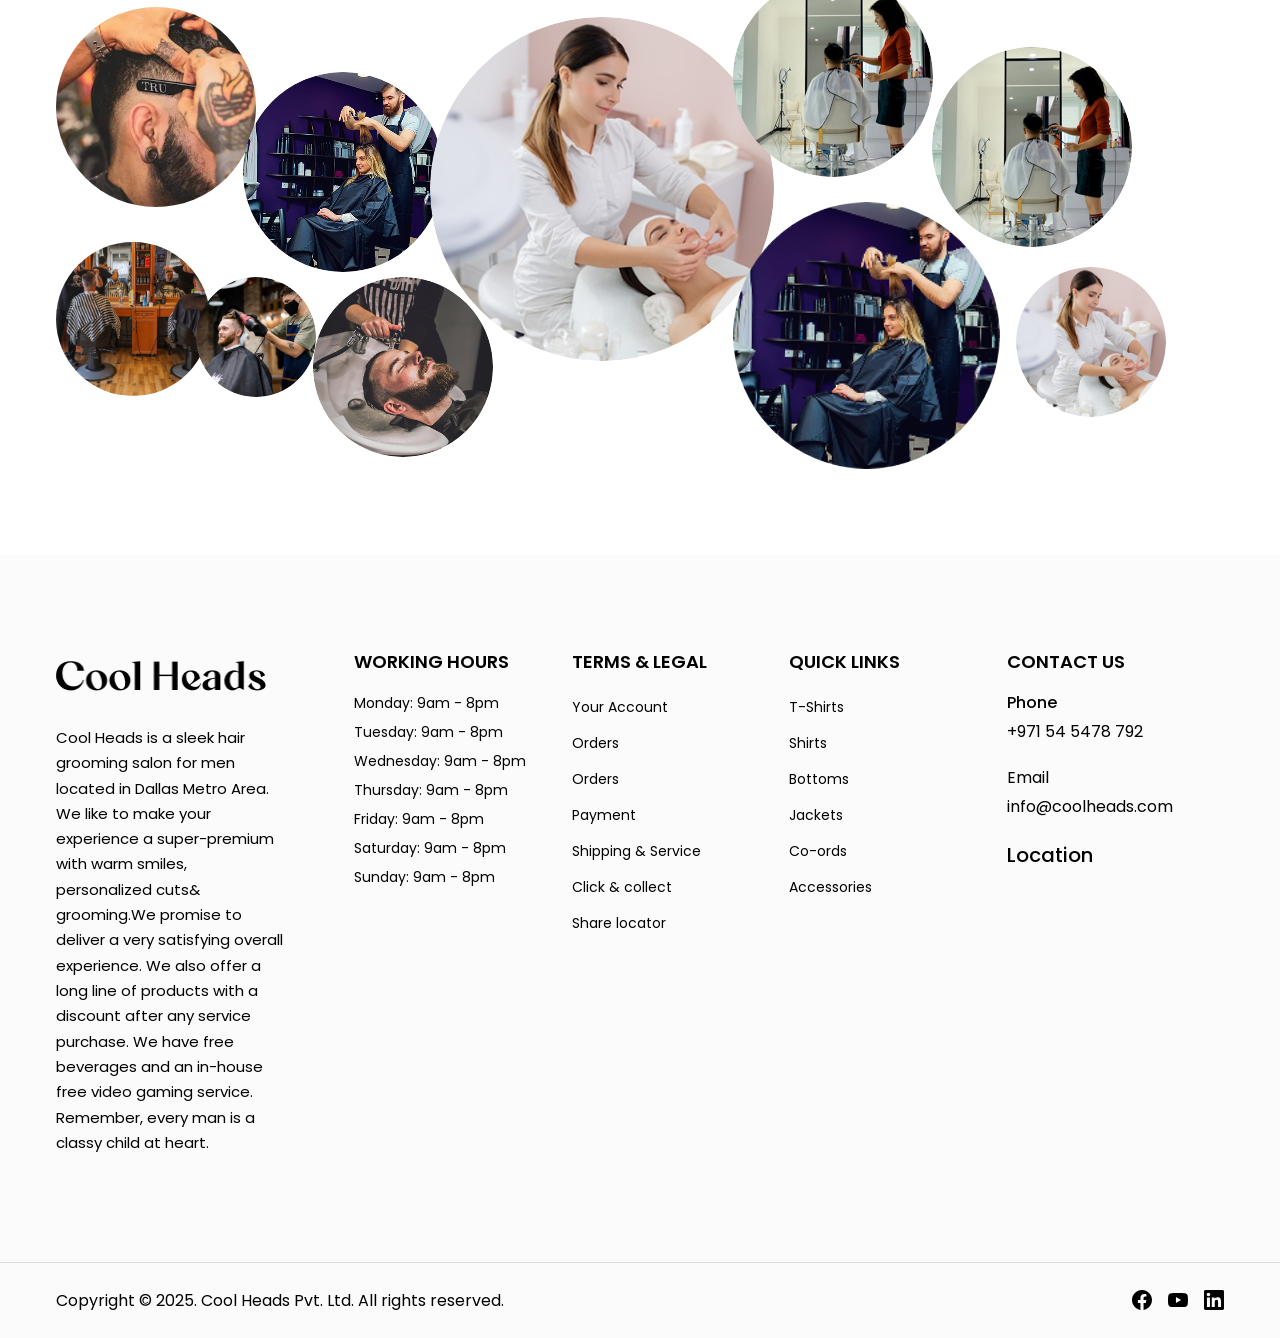
<file: appointments.html>
<!DOCTYPE html>
<html lang="en">

<head>
  <meta charset="utf-8" />
  <meta name="viewport" content="width=device-width, initial-scale=1, shrink-to-fit=no" />

  <!-- GOOGLE FONTS -->
  <link rel="preconnect" href="https://fonts.googleapis.com" />
  <link rel="preconnect" href="https://fonts.gstatic.com" crossorigin />
  <link
    href="https://fonts.googleapis.com/css?family=Poppins:100,100italic,200,200italic,300,300italic,regular,italic,500,500italic,600,600italic,700,700italic,800,800italic,900,900italic"
    rel="stylesheet" />

  <!-- STYLES -->
  <link rel="stylesheet" href="assets/css/swiper.min.css" />
  <link rel="stylesheet" href="assets/css/select2.min.css" />
  <link rel="stylesheet" href="assets/css/main.min.css" />
  <link rel="stylesheet" href="assets/css/components/header.css" />
  <link rel="stylesheet" href="assets/css/pages/home.css" />
  <link rel="stylesheet" href="assets/css/components/footer.css" />

  <!-- favIcon -->
  <link rel="icon" href="assets/images/favicon.png" />
  <link rel="icon" href="assets/images/favicon.ico" />

  <!-- FONT AWESOME -->
  <link rel="stylesheet" href="https://cdnjs.cloudflare.com/ajax/libs/font-awesome/6.4.0/css/all.min.css" />

  <title>Cool Head Saloon | Appointments</title>
</head>

<body class="bg-white">
  <!-- HEADER BEGIN -->
  <header class="main-header" id="main-head">
    <div class="main-header__top">
      <div class="container d-flex justify-content-between align-items-center">

        <div class="main-header__topRight d-flex align-items-center">
          <select id="language-select" class="language-select">
            <option value="english" data-image="assets/icons/english-flag.png">
              English
            </option>
            <option value="hindi" data-image="assets/icons/english-flag.png">
              Hindi
            </option>

          </select>
        </div>

        <div class="main-header__topLeft text-color fs-18 fw-medium d-md-block d-none">
          Get <b><i class="fs-18">50%</i></b> Off On Haircuts!
        </div>


        <div class="text-color fs-16">
          <!-- Login -->
          <a href="#" class="login-link d-flex align-items-center gap-3 lh-1 text-white fs-16 pe-lg-0">
            <i class="fas fa-user"></i>
            <span class="fs-16 d-none d-sm-inline">Login</span>
          </a>
        </div>


      </div>
    </div>

    <div class="main-header__middle">
      <div class="container d-flex justify-content-between align-items-center">

        <div class="logo-section d-flex align-items-center gap-5">
          <div class="d-flex align-items-center gap-3">
            <div class="hamburger d-lg-none" aria-label="Toggle mobile menu">
              <span></span>
              <span></span>
              <span></span>
            </div>
            <figure class="main-header__logo mb-0">
              <img src="assets/images/logo_new.svg" alt="cool-salon-logo" />
            </figure>
          </div>

          <!-- Main Navigation Menu -->
          <nav class="main-header__nav nav-section d-lg-block d-none" aria-label="Main navigation">
            <ul class="nav-menu d-flex align-items-center gap-3 mb-0">
              <li><a href="#" class="nav-link">Home</a></li>
              <li><a href="#" class="nav-link">About Us</a></li>
              <li class="dropdown">
                <a href="#" class="nav-link d-flex align-items-center gap-1">
                  Services
                  <i class="fas fa-chevron-down"></i>
                </a>
              </li>
              <li class="dropdown">
                <a href="#" class="nav-link d-flex align-items-center gap-1">
                  Style
                  <i class="fas fa-chevron-down"></i>
                </a>
              </li>
              <li class="dropdown">
                <a href="#" class="nav-link d-flex align-items-center gap-1">
                  Team
                  <i class="fas fa-chevron-down"></i>
                </a>
              </li>
              <!-- <li><a href="#" class="nav-link">Contact Us</a></li> -->
            </ul>
          </nav>
        </div>


        <!-- Right Side Actions -->
        <div class="main-header__actions actions-section d-flex align-items-center gap-4">
          <!-- Location Selector -->
          <div class="location-selector">
            <button class="location-btn d-flex align-items-center gap-2" aria-label="Select location">
              <i class="fas fa-map-marker-alt"></i>
              <span class="d-sm-inline">California...</span>
              <i class="fas fa-chevron-down"></i>
            </button>
          </div>

          <!-- Search Icon -->
          <a href="#" class="search-icon" aria-label="Search" id="searchToggle">
            <i class="fas fa-search"></i>
          </a>

          <!-- Search Bar Overlay -->
          <div class="search-overlay" id="searchOverlay">
            <div class="search-container">
              <div class="search-header">
                <h3>Search Products & Services</h3>
                <button class="search-close" id="searchClose" aria-label="Close search">
                  <i class="fas fa-times"></i>
                </button>
              </div>
              <div class="search-input-wrapper">
                <div class="search-input-container">
                  <i class="fas fa-search search-input-icon"></i>
                  <input 
                    type="text" 
                    class="search-input" 
                    id="searchInput" 
                    placeholder="Search for haircuts, styling, products..."
                    autocomplete="off"
                  >
                  <button class="search-submit" type="button" aria-label="Search">
                    <i class="fas fa-arrow-right"></i>
                  </button>
                </div>
              </div>
              <div class="search-suggestions">
                <div class="suggestion-category">
                  <h4>Popular Searches</h4>
                  <div class="suggestion-tags">
                    <span class="suggestion-tag">Haircut</span>
                    <span class="suggestion-tag">Beard Trim</span>
                    <span class="suggestion-tag">Hair Styling</span>
                    <span class="suggestion-tag">Facial</span>
                  </div>
                </div>
                <div class="suggestion-category">
                  <h4>Services</h4>
                  <div class="suggestion-tags">
                    <span class="suggestion-tag">Hair Coloring</span>
                    <span class="suggestion-tag">Hair Treatment</span>
                    <span class="suggestion-tag">Shampoo & Cut</span>
                    <span class="suggestion-tag">Kids Haircut</span>
                  </div>
                </div>
              </div>
            </div>
          </div>



          <!-- Make Appointment Button -->
          <a href="#" class="appointment-btn d-lg-block d-none">
            <span class="d-none d-sm-inline">Make an Appointment</span>
            <i class="fas fa-arrow-up-right"></i>
          </a>
        </div>
      </div>

      <!-- Mobile Navigation -->
      <nav class="main-header__bottom d-lg-none mobile-menu" aria-label="Mobile navigation">
        <div class="container">
          <ul class="mobile-nav">
            <li><a href="#" class="no-decoration">Home</a></li>
            <li><a href="#" class="no-decoration">About Us</a></li>
            <li><a href="#" class="no-decoration">Services</a></li>
            <li><a href="#" class="no-decoration">Style</a></li>
            <li><a href="#" class="no-decoration">Team</a></li>
            <li><a href="#" class="no-decoration">Contact Us</a></li>
          </ul>
        </div>
      </nav>
    </div>
  </header>
  <!-- HEADER END -->

  <!-- HOME PAGE BEGIN -->
  <main class="home-page" id="main-content">



        <!-- Home Appointment begin -->
    <section class="home-appointment pb-0">
      <div class="container">
        <div class="col-lg-10 mx-auto text-center">
          <div class="badge badge-about">
            <span class="badge-text">Tap to Book</span>
            <div class="badge-icon">
              <img src="assets/images/home/ai.svg" alt="AI Icon" class="badge-image">
            </div>
          </div>
          <h2 class="home-categories__title fw-semibold">Make An Instant Appointment Now</h2>
          <p class="home-categories__description fs-16 text-muted">
            Experience the best of DFW. Many convenient location to choose from
          </p>
        </div>
      </div>


        <div class="main-appointment mt-3 mt-lg-5">
          <div class="container">
            <div class="row">

          
              <div class="col-lg-2">
                <div class="nav flex-column nav-pills   my-3 my-lg-5 mb-0" id="v-pills-tab" role="tablist" aria-orientation="vertical">
                  <button class="nav-link active" id="v-pills-home-tab" data-bs-toggle="pill" data-bs-target="#v-pills-home" type="button" role="tab" aria-controls="v-pills-home" aria-selected="true">Highland Value</button>
                  <button class="nav-link" id="v-pills-profile-tab" data-bs-toggle="pill" data-bs-target="#v-pills-profile" type="button" role="tab" aria-controls="v-pills-profile" aria-selected="false">Flower Mound</button>
                  <button class="nav-link" id="v-pills-messages-tab" data-bs-toggle="pill" data-bs-target="#v-pills-messages" type="button" role="tab" aria-controls="v-pills-messages" aria-selected="false">Las Colinas Riverside</button>
                  <button class="nav-link" id="v-pills-settings-tab" data-bs-toggle="pill" data-bs-target="#v-pills-settings" type="button" role="tab" aria-controls="v-pills-settings" aria-selected="false">Colleyville</button>
                  <button class="nav-link" id="v-pills-home-tab" data-bs-toggle="pill" data-bs-target="#v-pills-home" type="button" role="tab" aria-controls="v-pills-home" aria-selected="true">Addison</button>
                  <button class="nav-link" id="v-pills-profile-tab" data-bs-toggle="pill" data-bs-target="#v-pills-profile" type="button" role="tab" aria-controls="v-pills-profile" aria-selected="false">Castle Hills</button>
                  <button class="nav-link" id="v-pills-messages-tab" data-bs-toggle="pill" data-bs-target="#v-pills-messages" type="button" role="tab" aria-controls="v-pills-messages" aria-selected="false">Messages</button>
                  <button class="nav-link" id="v-pills-settings-tab" data-bs-toggle="pill" data-bs-target="#v-pills-settings" type="button" role="tab" aria-controls="v-pills-settings" aria-selected="false">Settings</button>
                
                </div>
              </div>

              <div class="col-lg-6 ">
                <div class="tab-content my-3 my-lg-5" id="v-pills-tabContent">
                  <div class="tab-pane fade show active" id="v-pills-home" role="tabpanel" aria-labelledby="v-pills-home-tab" tabindex="0">
                    <div class="">
                      <div class="">
                        <div class="col-lg-9">
                          <div class="search-sort-container">
                            <div class="d-flex flex-column flex-md-row gap-3 align-items-start align-items-md-center">
                              <!-- Search Bar -->
                              <div class="flex-grow-1">
                                <select class="form-select search-select" id="search-select" style="width: 100%;">
                                  <option value="" selected disabled>Search for services...</option>
                                  <option value="haircut">Haircut & Styling</option>
                                  <option value="shave">Beard Trim & Shave</option>
                                  <option value="styling">Hair Styling</option>
                                  <option value="grooming">Facial Grooming</option>
                                  <option value="products">Hair Products</option>
                                  <option value="treatments">Hair Treatments</option>
                                </select>
                              </div>
                              
                              <!-- Sort Dropdown -->
                              <div class="flex-shrink-0">
                                <select class="form-select sort-select" id="sort-select" style="width: 200px;">
                                  <option value="" selected disabled>Sort options...</option>
                                  <option value="popularity">Most Popular</option>
                                  <option value="price-low">Price: Low to High</option>
                                  <option value="price-high">Price: High to Low</option>
                                  <option value="rating">Highest Rated</option>
                                  <option value="newest">Newest First</option>
                                  <option value="distance">Nearest Location</option>
                                </select>
                              </div>
                            </div>
                            
                    
                          </div>
                        </div>
                      </div>

                      <div class="row mt-1">
                        <div class="col-lg-6 ">
                            <div class="appointment-card">
                                <div class="card-header">
                                    <div class="business-image">
                                        <img src="assets/images/home/hair.png" alt="Business Location">
                                    </div>
                                    <div class="business-info">
                                        <h3 class="business-name">Highland Village (FM-407 / Long Prairie)</h3>
                                    </div>
                                </div>
                                
                                <div class="card-content">
                                    <div class="address-section">
                                        <span class="address-text">3701 Justin Rd Suite#120, Flower Mound, TX-75028</span>
                                        <div class="map-icon">
                                            <svg width="16" height="16" viewBox="0 0 24 24" fill="none" stroke="currentColor" stroke-width="2">
                                                <path d="M21 10c0 7-9 13-9 13s-9-6-9-13a9 9 0 0 1 18 0z"></path>
                                                <circle cx="12" cy="10" r="3"></circle>
                                            </svg>
                                        </div>
                                    </div>
                                    
                                    <div class="contact-section">
                                        <div class="contact-item">
                                            <div class="contact-icon">
                                                <svg width="16" height="16" viewBox="0 0 24 24" fill="none" stroke="currentColor" stroke-width="2">
                                                    <path d="M22 16.92v3a2 2 0 0 1-2.18 2 19.79 19.79 0 0 1-8.63-3.07 19.5 19.5 0 0 1-6-6 19.79 19.79 0 0 1-3.07-8.67A2 2 0 0 1 4.11 2h3a2 2 0 0 1 2 1.72 12.84 12.84 0 0 0 .7 2.81 2 2 0 0 1-.45 2.11L8.09 9.91a16 16 0 0 0 6 6l1.27-1.27a2 2 0 0 1 2.11-.45 12.84 12.84 0 0 0 2.81.7A2 2 0 0 1 22 16.92z"></path>
                                                </svg>
                                            </div>
                                            <a href="tel:469-464-3659"  class="contact-text text-decoration-none">469-464-3659</a>
                                        </div>
                                        
                                        <div class="contact-item">
                                            <div class="contact-icon">
                                                <svg width="16" height="16" viewBox="0 0 24 24" fill="none" stroke="currentColor" stroke-width="2">
                                                    <circle cx="12" cy="12" r="10"></circle>
                                                    <polyline points="12,6 12,12 16,14"></polyline>
                                                </svg>
                                            </div>
                                            <span class="contact-text">9 AM - 7 PM</span>
                                        </div>
                                    </div>
                                </div>
                            </div>
                        </div>

                        <div class="col-lg-6 ">
                          <div class="appointment-card">
                              <div class="card-header">
                                  <div class="business-image">
                                      <img src="assets/images/home/round-2.webp" alt="Business Location">
                                  </div>
                                  <div class="business-info">
                                      <h3 class="business-name">Highland Village (FM-407 / Long Prairie)</h3>
                                  </div>
                              </div>
                              
                              <div class="card-content">
                                  <div class="address-section">
                                      <span class="address-text">3701 Justin Rd Suite#120, Flower Mound, TX-75028</span>
                                      <div class="map-icon">
                                          <svg width="16" height="16" viewBox="0 0 24 24" fill="none" stroke="currentColor" stroke-width="2">
                                              <path d="M21 10c0 7-9 13-9 13s-9-6-9-13a9 9 0 0 1 18 0z"></path>
                                              <circle cx="12" cy="10" r="3"></circle>
                                          </svg>
                                      </div>
                                  </div>
                                  
                                  <div class="contact-section">
                                      <div class="contact-item">
                                          <div class="contact-icon">
                                              <svg width="16" height="16" viewBox="0 0 24 24" fill="none" stroke="currentColor" stroke-width="2">
                                                  <path d="M22 16.92v3a2 2 0 0 1-2.18 2 19.79 19.79 0 0 1-8.63-3.07 19.5 19.5 0 0 1-6-6 19.79 19.79 0 0 1-3.07-8.67A2 2 0 0 1 4.11 2h3a2 2 0 0 1 2 1.72 12.84 12.84 0 0 0 .7 2.81 2 2 0 0 1-.45 2.11L8.09 9.91a16 16 0 0 0 6 6l1.27-1.27a2 2 0 0 1 2.11-.45 12.84 12.84 0 0 0 2.81.7A2 2 0 0 1 22 16.92z"></path>
                                              </svg>
                                          </div>
                                          <a href="tel:469-464-3659"  class="contact-text text-decoration-none">469-464-3659</a>
                                        </div>
                                      
                                      <div class="contact-item">
                                          <div class="contact-icon">
                                              <svg width="16" height="16" viewBox="0 0 24 24" fill="none" stroke="currentColor" stroke-width="2">
                                                  <circle cx="12" cy="12" r="10"></circle>
                                                  <polyline points="12,6 12,12 16,14"></polyline>
                                              </svg>
                                          </div>
                                          <span class="contact-text">9 AM - 7 PM</span>
                                      </div>
                                  </div>
                              </div>
                          </div>
                      </div>

                      <div class="col-lg-6 ">
                        <div class="appointment-card">
                            <div class="card-header">
                                <div class="business-image">
                                    <img src="assets/images/home/round-2.webp" alt="Business Location">
                                </div>
                                <div class="business-info">
                                    <h3 class="business-name">Highland Village (FM-407 / Long Prairie)</h3>
                                </div>
                            </div>
                            
                            <div class="card-content">
                                <div class="address-section">
                                    <span class="address-text">3701 Justin Rd Suite#120, Flower Mound, TX-75028</span>
                                    <div class="map-icon">
                                        <svg width="16" height="16" viewBox="0 0 24 24" fill="none" stroke="currentColor" stroke-width="2">
                                            <path d="M21 10c0 7-9 13-9 13s-9-6-9-13a9 9 0 0 1 18 0z"></path>
                                            <circle cx="12" cy="10" r="3"></circle>
                                        </svg>
                                    </div>
                                </div>
                                
                                <div class="contact-section">
                                    <div class="contact-item">
                                        <div class="contact-icon">
                                            <svg width="16" height="16" viewBox="0 0 24 24" fill="none" stroke="currentColor" stroke-width="2">
                                                <path d="M22 16.92v3a2 2 0 0 1-2.18 2 19.79 19.79 0 0 1-8.63-3.07 19.5 19.5 0 0 1-6-6 19.79 19.79 0 0 1-3.07-8.67A2 2 0 0 1 4.11 2h3a2 2 0 0 1 2 1.72 12.84 12.84 0 0 0 .7 2.81 2 2 0 0 1-.45 2.11L8.09 9.91a16 16 0 0 0 6 6l1.27-1.27a2 2 0 0 1 2.11-.45 12.84 12.84 0 0 0 2.81.7A2 2 0 0 1 22 16.92z"></path>
                                            </svg>
                                        </div>
                                        <a href="tel:469-464-3659"  class="contact-text text-decoration-none">469-464-3659</a>
                                      </div>
                                    
                                    <div class="contact-item">
                                        <div class="contact-icon">
                                            <svg width="16" height="16" viewBox="0 0 24 24" fill="none" stroke="currentColor" stroke-width="2">
                                                <circle cx="12" cy="12" r="10"></circle>
                                                <polyline points="12,6 12,12 16,14"></polyline>
                                            </svg>
                                        </div>
                                        <span class="contact-text">9 AM - 7 PM</span>
                                    </div>
                                </div>
                            </div>
                        </div>
                    </div>

                    <div class="col-lg-6 ">
                      <div class="appointment-card">
                          <div class="card-header">
                              <div class="business-image">
                                  <img src="assets/images/home/round-2.webp" alt="Business Location">
                              </div>
                              <div class="business-info">
                                  <h3 class="business-name">Highland Village (FM-407 / Long Prairie)</h3>
                              </div>
                          </div>
                          
                          <div class="card-content">
                              <div class="address-section">
                                  <span class="address-text">3701 Justin Rd Suite#120, Flower Mound, TX-75028</span>
                                  <div class="map-icon">
                                      <svg width="16" height="16" viewBox="0 0 24 24" fill="none" stroke="currentColor" stroke-width="2">
                                          <path d="M21 10c0 7-9 13-9 13s-9-6-9-13a9 9 0 0 1 18 0z"></path>
                                          <circle cx="12" cy="10" r="3"></circle>
                                      </svg>
                                  </div>
                              </div>
                              
                              <div class="contact-section">
                                  <div class="contact-item">
                                      <div class="contact-icon">
                                          <svg width="16" height="16" viewBox="0 0 24 24" fill="none" stroke="currentColor" stroke-width="2">
                                              <path d="M22 16.92v3a2 2 0 0 1-2.18 2 19.79 19.79 0 0 1-8.63-3.07 19.5 19.5 0 0 1-6-6 19.79 19.79 0 0 1-3.07-8.67A2 2 0 0 1 4.11 2h3a2 2 0 0 1 2 1.72 12.84 12.84 0 0 0 .7 2.81 2 2 0 0 1-.45 2.11L8.09 9.91a16 16 0 0 0 6 6l1.27-1.27a2 2 0 0 1 2.11-.45 12.84 12.84 0 0 0 2.81.7A2 2 0 0 1 22 16.92z"></path>
                                          </svg>
                                      </div>
                                      <a href="tel:469-464-3659"  class="contact-text text-decoration-none">469-464-3659</a>
                                    </div>
                                  
                                  <div class="contact-item">
                                      <div class="contact-icon">
                                          <svg width="16" height="16" viewBox="0 0 24 24" fill="none" stroke="currentColor" stroke-width="2">
                                              <circle cx="12" cy="12" r="10"></circle>
                                              <polyline points="12,6 12,12 16,14"></polyline>
                                          </svg>
                                      </div>
                                      <span class="contact-text">9 AM - 7 PM</span>
                                  </div>
                              </div>
                          </div>
                      </div>
                  </div>

                  
                      
                      </div>
                    </div>
                  </div>
                  <div class="tab-pane fade" id="v-pills-profile" role="tabpanel" aria-labelledby="v-pills-profile-tab" tabindex="0">..222.</div>
                  <div class="tab-pane fade" id="v-pills-messages" role="tabpanel" aria-labelledby="v-pills-messages-tab" tabindex="0">.444..</div>
                  <div class="tab-pane fade" id="v-pills-settings" role="tabpanel" aria-labelledby="v-pills-settings-tab" tabindex="0">...</div>
                </div>
              </div>

              <div class="col-lg-4 overflow-hidden d-none d-lg-block">
                <iframe
                src="https://www.google.com/maps/embed?pb=!1m18!1m12!1m3!1d3151.835434509437!2d144.95373531531682!3d-37.81627927975179!2m3!1f0!2f0!3f0!3m2!1i1024!2i768!4f13.1!3m3!1m2!1s0x6ad642af0f11fd81%3A0xf577c8f1d11b0d8a!2sFederation%20Square!5e0!3m2!1sen!2sau!4v1614650421856!5m2!1sen!2sau"
                width="100%"
                height="100%"
                style="border:0;"
                allowfullscreen=""
                loading="lazy">
                
              </iframe>
              </div>
            </div>
          </div>
        </div>
          


      


        

    </section>
    
        <!-- Home Appointment end -->


    <!-- Home Related products begin -->

    <section class="overflow-hidden home-stories  pb-5">
      <div class="container">
        <div class="col-lg-10 mx-auto text-center">
          <div class="badge badge-about">
            <span class="badge-text">From Our Feed</span>
            <div class="badge-icon">
              <img src="assets/images/home/ai.svg" alt="AI Icon" class="badge-image">
            </div>
          </div>
          <h2 class="home-stories__title fw-semibold">Stories That Style You</h2>
          <p class="home-stories__description fs-16 text-muted">
            Our expert stylists provide a range of personalized style recommendationswhether it's hair, makeup, or grooming designed to match your unique personality and enhance your confidence.
          </p>
        </div>

        <div class="home-stories__img  position-relative overflow-x-hidden d-lg-block d-none">
          <div class="home-stories__img__item1">
            <figure class="mb-0">
              <img src="./assets/images/home/round-2.webp" alt="img" />
            </figure>
          </div>
          <div class="home-stories__img__item2">
            <figure class="mb-0">
              <img src="./assets/images/home/slide-1.png" alt="img" />
            </figure>
          </div>
          <div class="home-stories__img__item3">
            <figure class="mb-0">
              <img src="./assets/images/home/team-2.png" alt="img" />
            </figure>
          </div>
          <div class="home-stories__img__item4">
            <figure class="mb-0">
              <img src="./assets/images/home/team-4.png" alt="img" />
            </figure>
          </div>
          <div class="home-stories__img__item5">
            <figure class="mb-0">
              <img src="./assets/images/home/team-3.png" alt="img" />
            </figure>
          </div>
          <div class="home-stories__img__item6">
            <figure class="mb-0">
              <img src="./assets/images/home/team-5.png" alt="img" />
            </figure>
          </div>
          <div class="home-stories__img__item7">
            <figure class="mb-0">
              <img src="./assets/images/home/team-6.png" alt="img" />
            </figure>
          </div>
          <div class="home-stories__img__item8">
            <figure class="mb-0">
              <img src="./assets/images/home/team-7.png" alt="img" />
            </figure>
          </div>
          <div class="home-stories__img__item9">
            <figure class="mb-0">
              <img src="./assets/images/home/team-2.png" alt="img" />
            </figure>
          </div>

          <div class="home-stories__img__item10">
            <figure class="mb-0">
              <img src="./assets/images/home/team-4.png" alt="img" />
            </figure>
          </div>
        </div>

        <div class="d-lg-none d-flex  "> 
            <div class="row mt-4">
                <div class="col-6">
                  <figure class="mb-0 rounded-full overflow-hidden">
                    <img src="./assets/images/home/round-2.webp" class="img-fluid w-100 rounded-circle" style="aspect-ratio: 1 / 1; object-fit: cover;" alt="img" />
                  </figure>
                </div>
                <div class="col-6">
                  <figure class="mb-0">
                    <img src="./assets/images/home/round-2.webp" class="iimg-fluid w-100 rounded-circle" style="aspect-ratio: 1 / 1; object-fit: cover;" alt="img" />
                  </figure>
                </div>

                <div class="col-6">
                  <figure class="mb-0 rounded-full overflow-hidden">
                    <img src="./assets/images/home/round-2.webp" class="img-fluid w-100 rounded-circle" style="aspect-ratio: 1 / 1; object-fit: cover;" alt="img" />
                  </figure>
                </div>
                <div class="col-6">
                  <figure class="mb-0">
                    <img src="./assets/images/home/round-2.webp" class="iimg-fluid w-100 rounded-circle" style="aspect-ratio: 1 / 1; object-fit: cover;" alt="img" />
                  </figure>
                </div>
            </div>
        </div>


      </div>
    </section>

    <!-- Home Related products end -->

    <!-- Home Subscription Begins-->
    <section class="home-subscription d-none">
      <div class="container position-relative">
        <div class="home-subscription_main p-3 anime">
          <div class="d-flex bg-white wrap align-items-lg-center flex-lg-row flex-column">
            <div class="img_man d-lg-block d-none position-absolute">
              <figure class="mb-0">
                <img src="./assets/images/home/tshirt2x.png" alt="man" />
              </figure>
            </div>
            <div class="content max80">
              <h5>Subscribe to our newsletter</h5>
              <p class="d-lg-block d-none">
                Sign up for our e-mail and be the first who know our special
                offers! We will give a <span>15% discount</span> on your next
                order.
              </p>
            </div>

            <div class="main-header__search">
              <div class="search-group">
                <input type="text" class="search-input" placeholder="Enter your email ID" />
                <button class="search-button fw-semibold text-white">
                  SUBSCRIBE
                </button>
              </div>
            </div>

            <div class="img_lady d-lg-block d-none position-absolute">
              <div class="">
                <figure class="mb-0">
                  <img src="./assets/images/home/tshirt2x.png" alt="man" />
                </figure>
              </div>
            </div>
          </div>
        </div>
      </div>
    </section>
    <!-- Home Subscription end-->
  </main>
  <!-- HOME PAGE END -->

  <!-- FOOTER BEGIN -->
  <footer class="footer bg-black text-black">
    <div class="container">
      <div class="row footer_wrapper">
        <div class="col-md-3">
          <figure class="mb-0 footer-head_logo">
            <a href="#">
              <img src="./assets/images/home/footer-head.png" alt="logo" />
            </a>
          </figure>
          <p class="fs-15 col-xl-10">
            Cool Heads is a sleek hair grooming salon for men located in Dallas Metro Area. We like to make your
            experience a super-premium with warm smiles, personalized cuts& grooming.We promise to deliver a very
            satisfying overall experience. We also offer a long line of products with a discount after any service
            purchase. We have free beverages and an in-house free video gaming service. Remember, every man is a classy
            child at heart.
          </p>
        </div>
        <div class="col-md-9 ">
          <div class="row row-cols-lg-4 row-cols-md-3 gx-0 justify-content-between">
              <div class="footer_item d-sm-block d-none">
               <h5 class="text-uppercase ">Working Hours</h5>
               <ul class="flex flex-column pl-0 text-decoration-none">
                 <li>
                   <span class="text-decoration-none">Monday: 9am - 8pm</span>
                 </li>
                 <li>
                   <span class="text-decoration-none">Tuesday: 9am - 8pm</span>
                 </li>
                 <li>
                   <span class="text-decoration-none">Wednesday: 9am - 8pm</span>
                 </li>
                 <li>
                   <span class="text-decoration-none">Thursday: 9am - 8pm</span>
                 </li>
                 <li>
                   <span class="text-decoration-none">Friday: 9am - 8pm</span>
                 </li>
                 <li>
                   <span class="text-decoration-none">Saturday: 9am - 8pm</span>
                 </li>
                 <li>
                   <span class="text-decoration-none">Sunday: 9am - 8pm</span>
                 </li>
               </ul>
             </div>

            <div class="footer_item d-sm-block d-none">
              <h5 class="text-uppercase">Terms & legal</h5>
              <ul class="flex flex-column pl-0 text-decoration-none">
                <li>
                  <a href="#" class="text-decoration-none"> Your Account </a>
                </li>
                <li><a href="#" class="text-decoration-none"> Orders</a></li>
                <li>
                  <a href="#" class="text-decoration-none"> Orders </a>
                </li>
                <li>
                  <a href="#" class="text-decoration-none">Payment </a>
                </li>
                <li>
                  <a href="#" class="text-decoration-none">
                    Shipping & Service
                  </a>
                </li>
                <li>
                  <a href="#" class="text-decoration-none">
                    Click & collect
                  </a>
                </li>
                <li>
                  <a href="#" class="text-decoration-none"> Share locator </a>
                </li>
              </ul>
            </div>

            <div class="footer_item d-lg-block d-none">
              <h5 class="text-uppercase">Quick Links</h5>
              <ul class="flex flex-column pl-0 text-decoration-none">
                <li>
                  <a href="#" class="text-decoration-none"> T-Shirts </a>
                </li>
                <li>
                  <a href="#" class="text-decoration-none"> Shirts </a>
                </li>
                <li>
                  <a href="#" class="text-decoration-none"> Bottoms </a>
                </li>

                <li>
                  <a href="#" class="text-decoration-none"> Jackets </a>
                </li>
                <li>
                  <a href="#" class="text-decoration-none"> Co-ords </a>
                </li>
                <li>
                  <a href="#" class="text-decoration-none"> Accessories </a>
                </li>
              </ul>
            </div>

            <div class="d-sm-none d-flex gap-5 pt24 border-bottom-1">
              <div class="footer_item">
                <h5 class="text-uppercase">USEFUL LINKS</h5>
                <ul class="flex flex-column pl-0 text-decoration-none mb-0">
                  <li>
                    <a href="#" class="text-decoration-none"> Contact Us </a>
                  </li>
                  <li>
                    <a href="#" class="text-decoration-none"> About Us </a>
                  </li>
                  <li>
                    <a href="#" class="text-decoration-none">
                      Return & Exchange
                    </a>
                  </li>
                  <li>
                    <a href="#" class="text-decoration-none"> Refund </a>
                  </li>
                  <li>
                    <a href="#" class="text-decoration-none">
                      Shipping Policy
                    </a>
                  </li>
                </ul>
              </div>

              <div class="footer_item">
                <h5 class="text-uppercase">HELP & FAQs</h5>
                <ul class="flex flex-column pl-0 text-decoration-none mb-0">
                  <li>
                    <a href="#" class="text-decoration-none">
                      Your Account
                    </a>
                  </li>
                  <li>
                    <a href="#" class="text-decoration-none"> Orders</a>
                  </li>
                  <li>
                    <a href="#" class="text-decoration-none"> Orders </a>
                  </li>
                  <li>
                    <a href="#" class="text-decoration-none">Payment </a>
                  </li>
                  <li>
                    <a href="#" class="text-decoration-none">
                      Shipping & Service
                    </a>
                  </li>
                  <li>
                    <a href="#" class="text-decoration-none">
                      Click & collect
                    </a>
                  </li>
                  <li>
                    <a href="#" class="text-decoration-none">
                      Share locator
                    </a>
                  </li>
                </ul>
              </div>
            </div>

                         <div class="footer_item support">
               <h5 class="text-uppercase">Contact Us</h5>
               <div class="footer_itemPhone">
                 <h6 class="title">Phone</h6>
                 <a href="tel:+971545478792" class="text-decoration-none">+971 54 5478 792</a>
               </div>
               <div class="footer_itemEmail">
                 <h6 class="title fw-regular">Email</h6>
                 <a href="mailto:info@coolheads.com" class="text-decoration-none">info@coolheads.com</a>
               </div>
                               <div class="footer_itemMap">
                  <h6 class="title">Location</h6>
                  <iframe 
                    src="https://www.google.com/maps/embed?pb=!1m18!1m12!1m3!1d3610.1783839263197!2d55.2704!3d25.2048!2m3!1f0!2f0!3f0!3m2!1i1024!2i768!4f13.1!3m3!1m2!1s0x0%3A0x0!2zMjXCsDEyJzE3LjMiTiA1NcKwMTYnMTMuNCJF!5e0!3m2!1sen!2sae!4v1234567890"
                    width="200" 
                    height="150" 
                    style="border:0; border-radius: 8px;" 
                    allowfullscreen="" 
                    loading="lazy" 
                    referrerpolicy="no-referrer-when-downgrade">
                  </iframe>
                </div>
             </div>
          </div>
        </div>
      </div>
    </div>
    <div class="footer_bottom py-4 border-top">
      <div class="container">
        <div class="d-flex justify-content-between align-content-center copyright_text">
          <p class="mb-0">Copyright © 2025. Cool Heads Pvt. Ltd. All rights reserved.</p>
          <ul class="d-flex gap-3 mb-0">
            <li>
              <a href="https://facebook.com" target="_blank" aria-label="Facebook">
                <svg width="20" height="20" viewBox="0 0 24 24" fill="currentColor">
                  <path d="M24 12.073c0-6.627-5.373-12-12-12s-12 5.373-12 12c0 5.99 4.388 10.954 10.125 11.854v-8.385H7.078v-3.47h3.047V9.43c0-3.007 1.792-4.669 4.533-4.669 1.312 0 2.686.235 2.686.235v2.953H15.83c-1.491 0-1.956.925-1.956 1.874v2.25h3.328l-.532 3.47h-2.796v8.385C19.612 23.027 24 18.062 24 12.073z"/>
                </svg>
              </a>
            </li>
            <li>
              <a href="https://youtube.com" target="_blank" aria-label="YouTube">
                <svg width="20" height="20" viewBox="0 0 24 24" fill="currentColor">
                  <path d="M23.498 6.186a3.016 3.016 0 0 0-2.122-2.136C19.505 3.545 12 3.545 12 3.545s-7.505 0-9.377.505A3.017 3.017 0 0 0 .502 6.186C0 8.07 0 12 0 12s0 3.93.502 5.814a3.016 3.016 0 0 0 2.122 2.136c1.871.505 9.376.505 9.376.505s7.505 0 9.377-.505a3.015 3.015 0 0 0 2.122-2.136C24 15.93 24 12 24 12s0-3.93-.502-5.814zM9.545 15.568V8.432L15.818 12l-6.273 3.568z"/>
                </svg>
              </a>
            </li>
            <li>
              <a href="https://linkedin.com" target="_blank" aria-label="LinkedIn">
                <svg width="20" height="20" viewBox="0 0 24 24" fill="currentColor">
                  <path d="M20.447 20.452h-3.554v-5.569c0-1.328-.027-3.037-1.852-3.037-1.853 0-2.136 1.445-2.136 2.939v5.667H9.351V9h3.414v1.561h.046c.477-.9 1.637-1.85 3.37-1.85 3.601 0 4.267 2.37 4.267 5.455v6.286zM5.337 7.433c-1.144 0-2.063-.926-2.063-2.065 0-1.138.92-2.063 2.063-2.063 1.14 0 2.064.925 2.064 2.063 0 1.139-.925 2.065-2.064 2.065zm1.782 13.019H3.555V9h3.564v11.452zM22.225 0H1.771C.792 0 0 .774 0 1.729v20.542C0 23.227.792 24 1.771 24h20.451C23.2 24 24 23.227 24 22.271V1.729C24 .774 23.2 0 22.222 0h.003z"/>
                </svg>
              </a>
            </li>
          </ul>
        </div>
      </div>
    </div>
  </footer>
  <!-- FOOTER END -->

  <!-- SCRIPTS -->
  <script src="assets/js/vendors/jquery.min.js"></script>
  <script src="assets/js/vendors/bootstrap-bundle.min.js"></script>
  <script src="assets/js/vendors/swiper-bundle.min.js"></script>
  <script src="assets/js/vendors/select2.min.js"></script>
  <script src="assets/js/main.js"></script>
  <script src="assets/js/pages/home.js"></script>
</body>

</html>
</file>
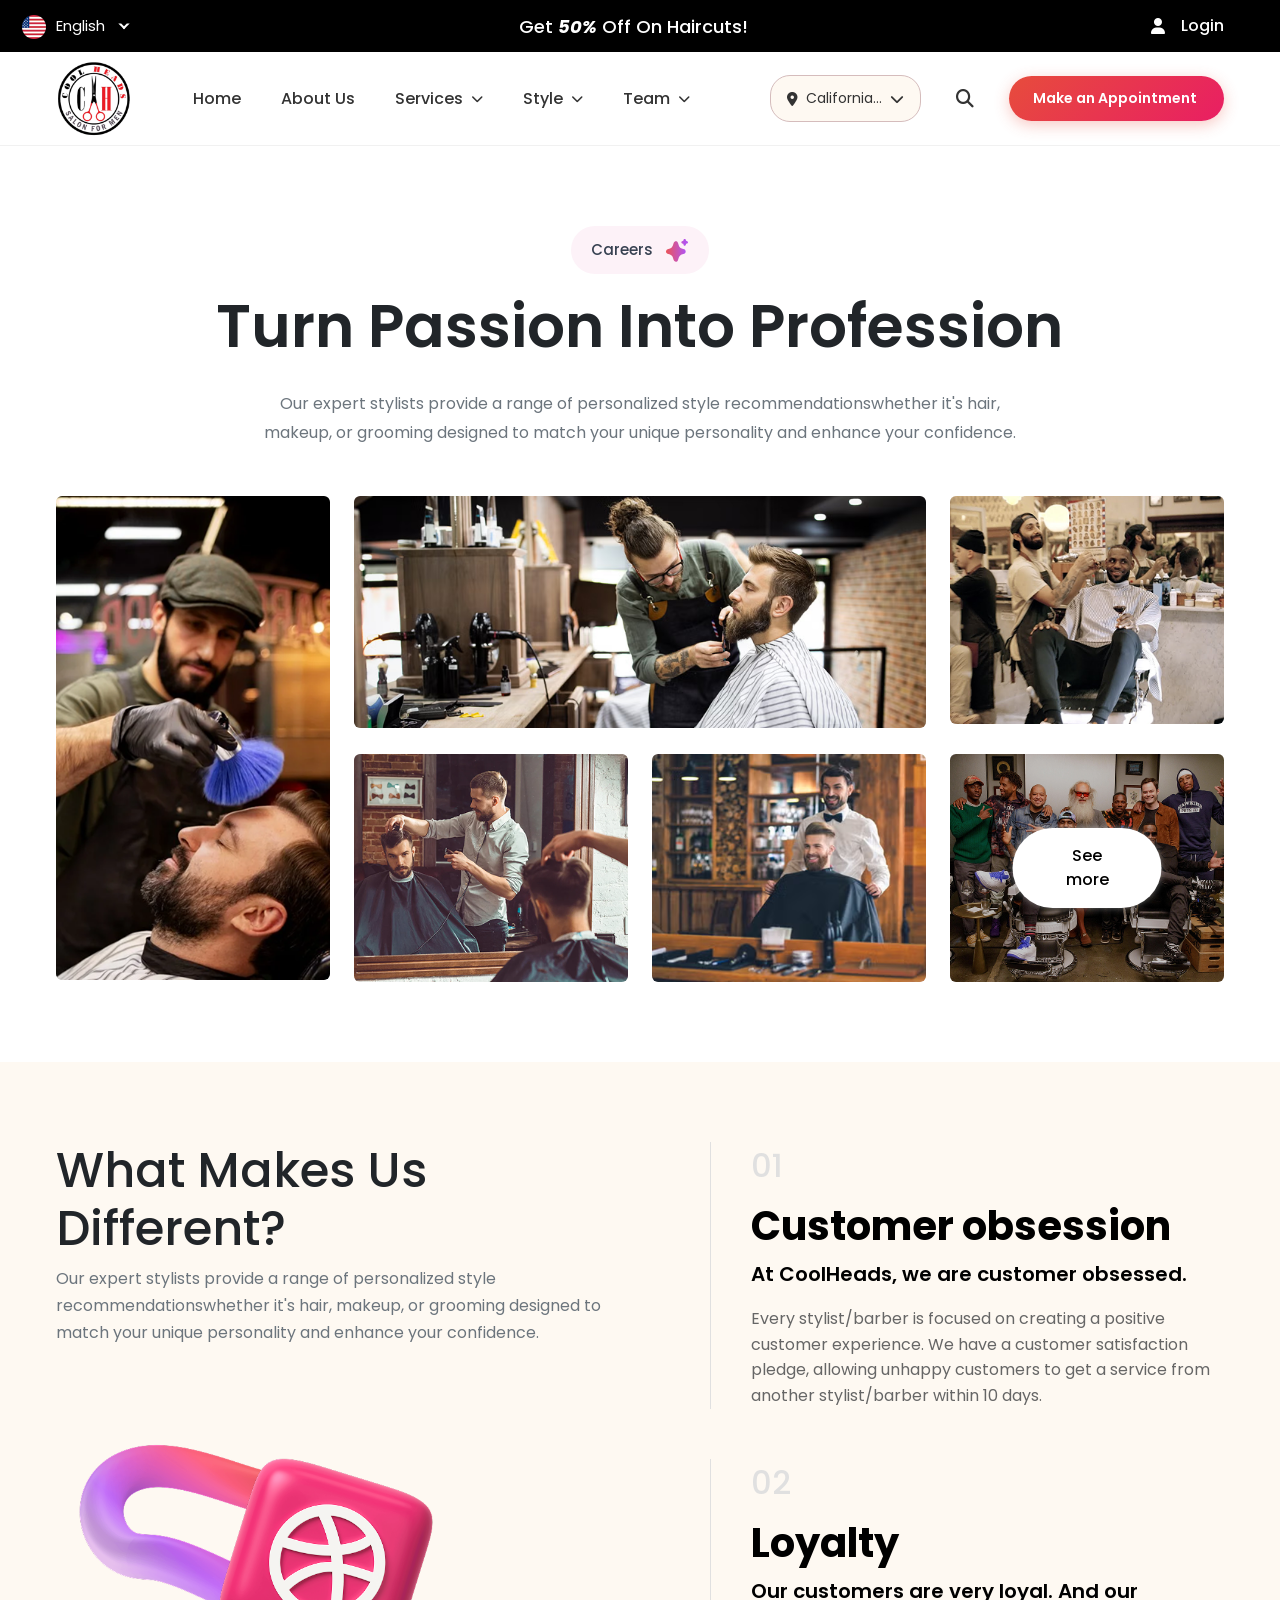
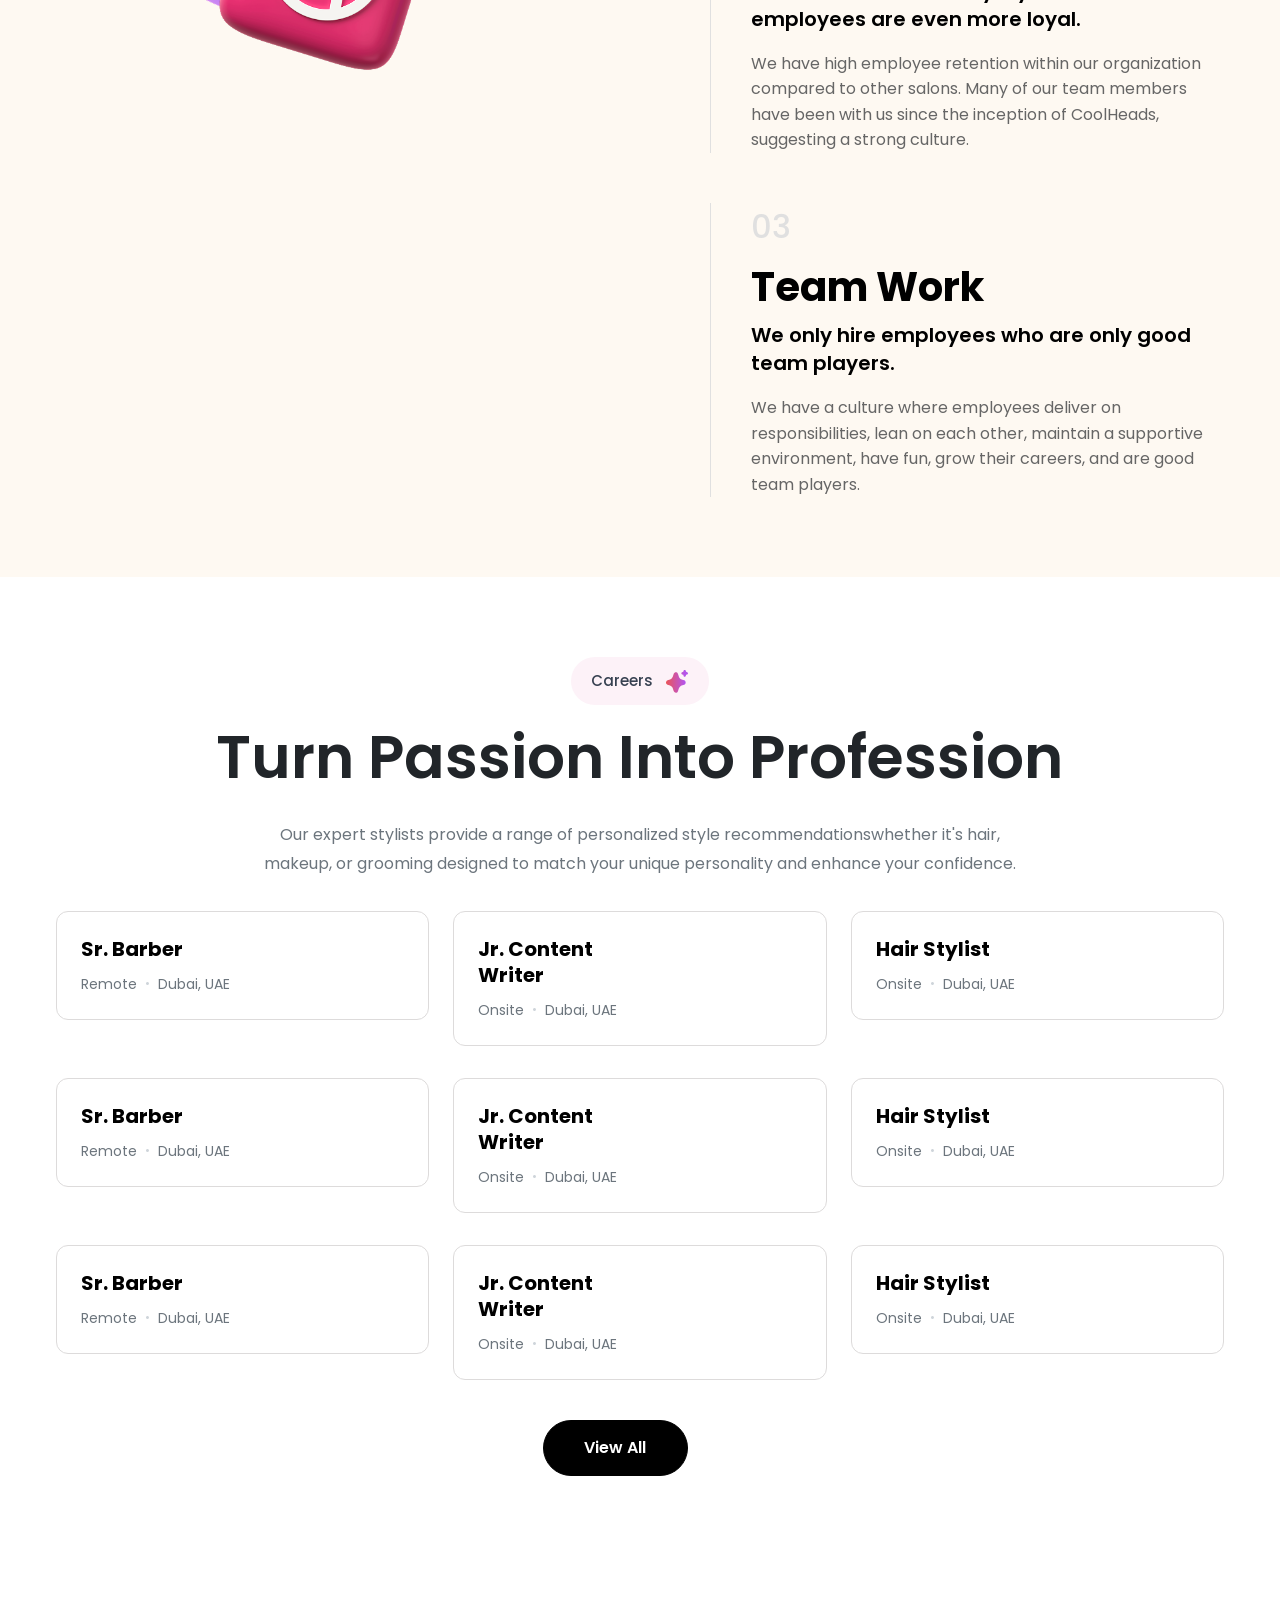
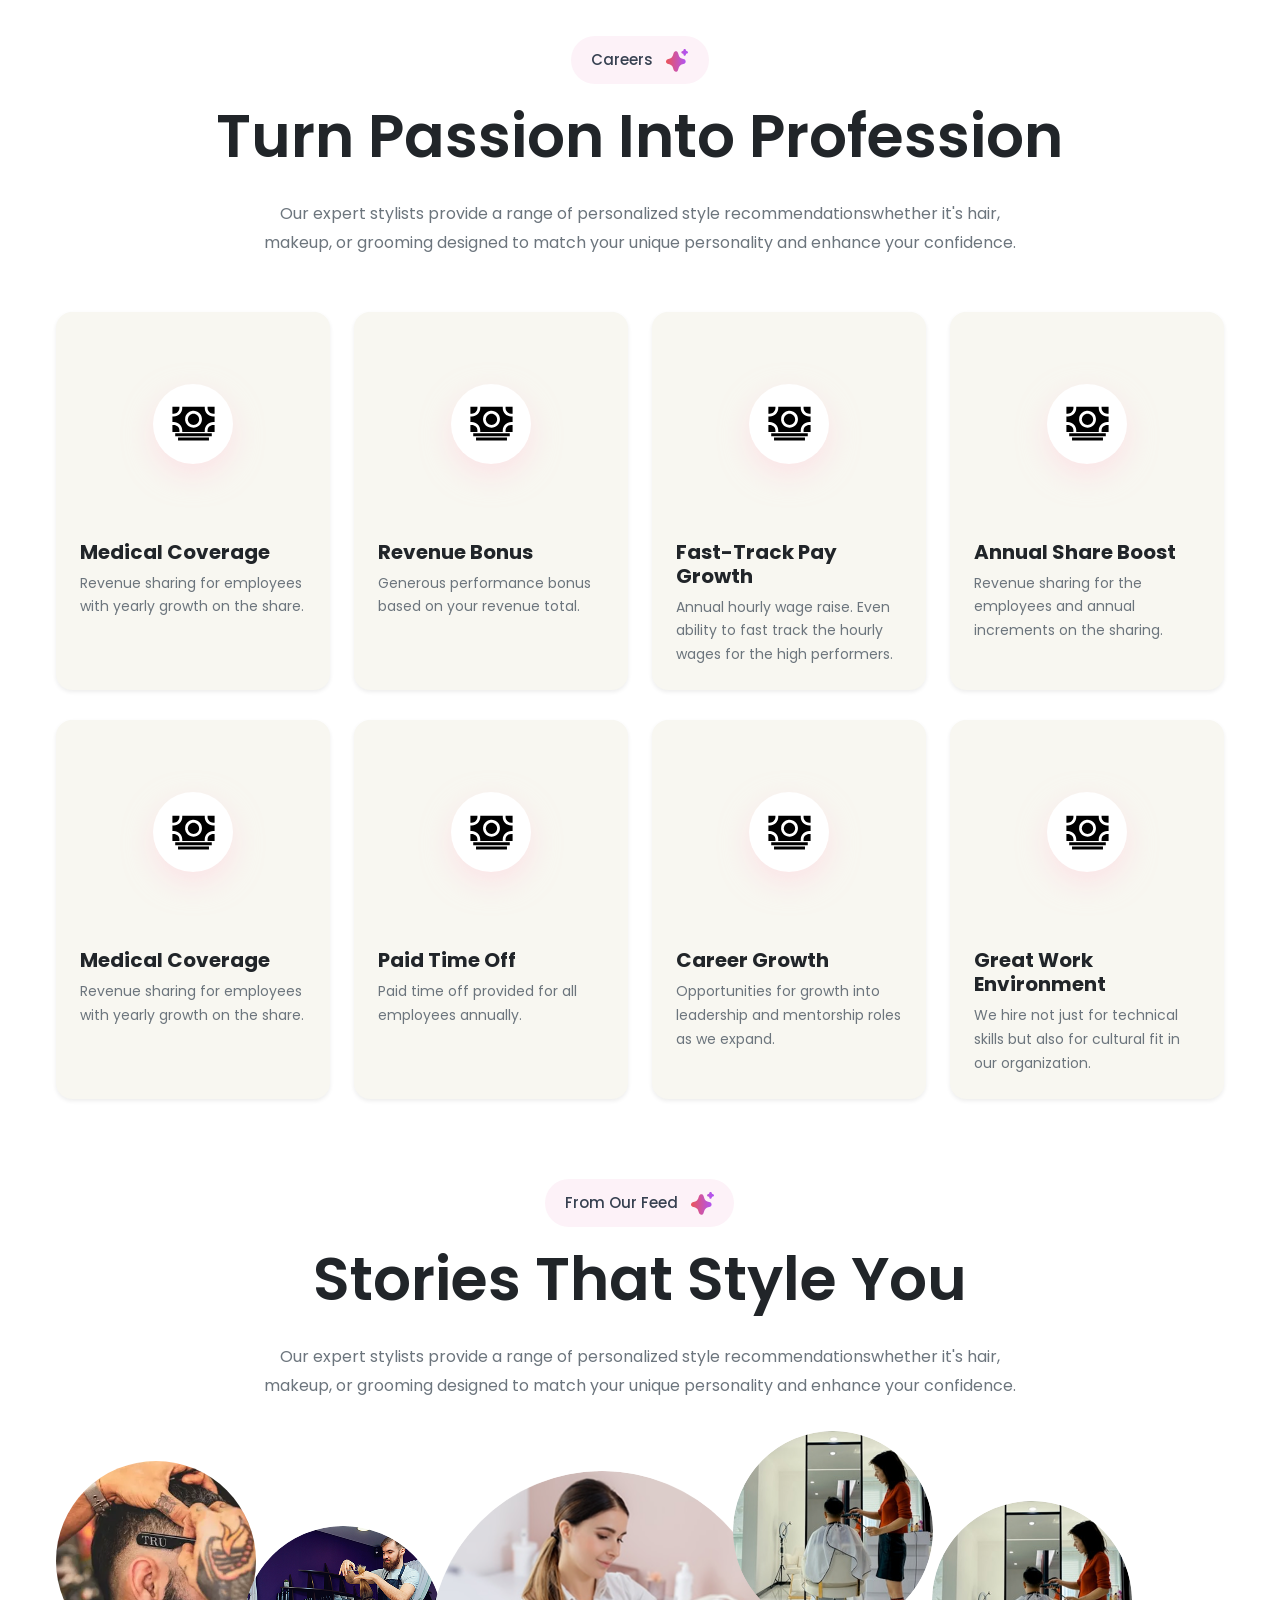
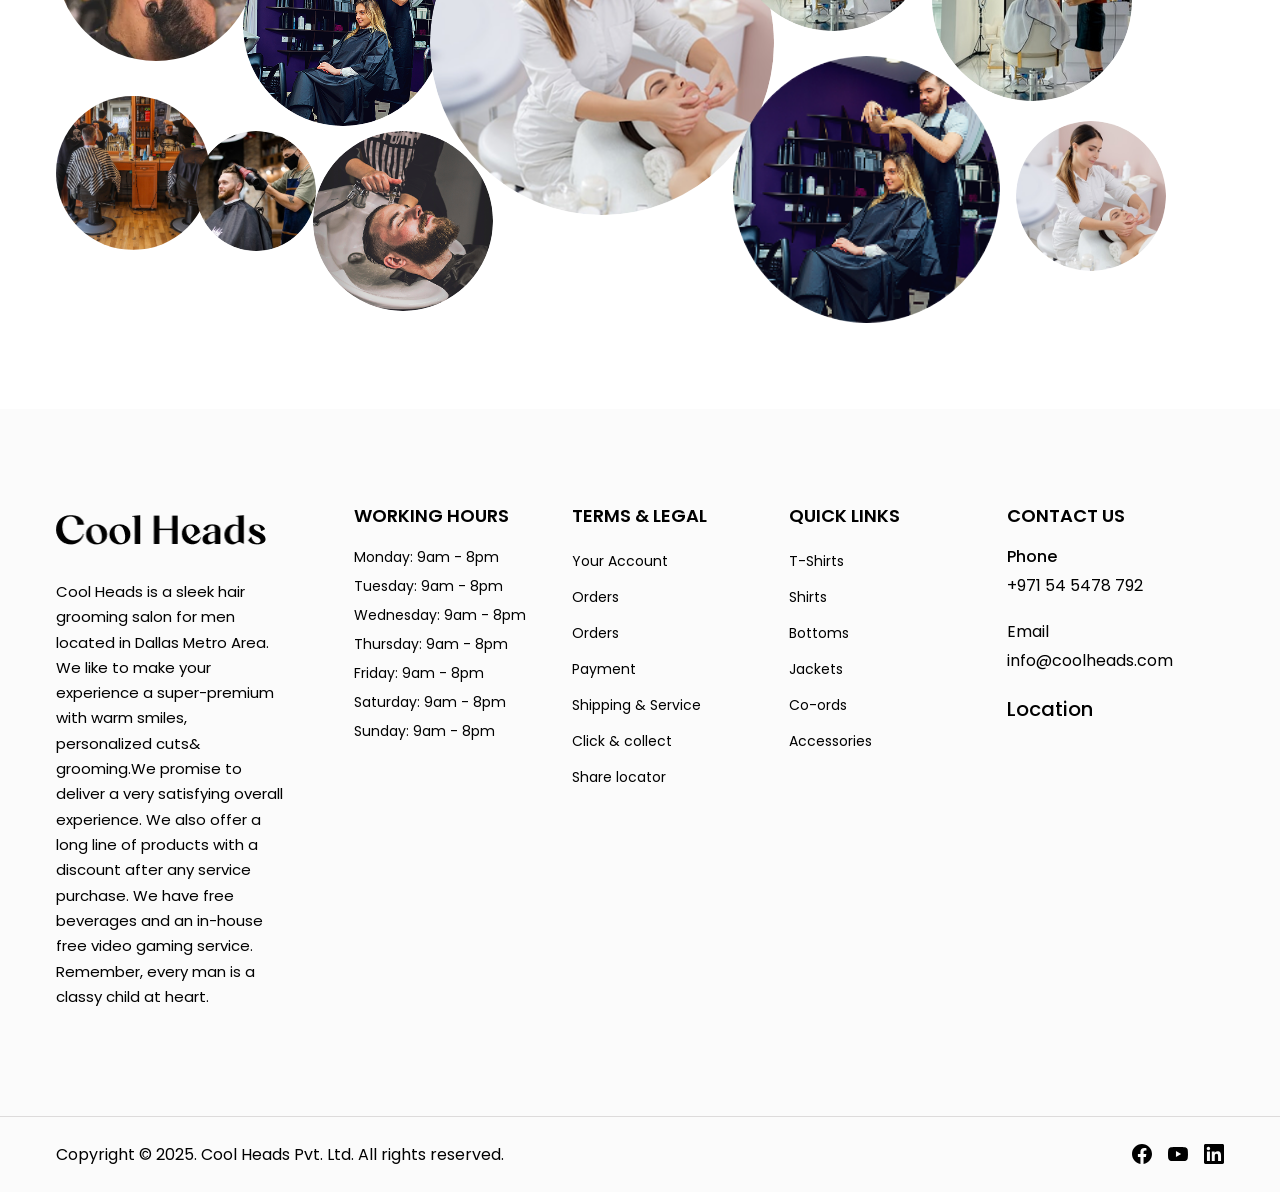
<file: career.html>
<!DOCTYPE html>
<html lang="en">

<head>
    <meta charset="utf-8" />
    <meta name="viewport" content="width=device-width, initial-scale=1, shrink-to-fit=no" />

    <!-- GOOGLE FONTS -->
    <link rel="preconnect" href="https://fonts.googleapis.com" />
    <link rel="preconnect" href="https://fonts.gstatic.com" crossorigin />
    <link
        href="https://fonts.googleapis.com/css?family=Poppins:100,100italic,200,200italic,300,300italic,regular,italic,500,500italic,600,600italic,700,700italic,800,800italic,900,900italic"
        rel="stylesheet" />

    <!-- STYLES -->
    <link rel="stylesheet" href="assets/css/swiper.min.css" />
    <link rel="stylesheet" href="assets/css/select2.min.css" />
    <link rel="stylesheet" href="assets/css/main.min.css" />
    <link rel="stylesheet" href="assets/css/components/header.css" />
    <link rel="stylesheet" href="assets/css/pages/home.css" />
    <link rel="stylesheet" href="assets/css/pages/career.css" />
    <link rel="stylesheet" href="assets/css/components/footer.css" />

    <!-- favIcon -->
    <link rel="icon" href="assets/images/favicon.png" />
    <link rel="icon" href="assets/images/favicon.ico" />

    <!-- FONT AWESOME -->
    <link rel="stylesheet" href="https://cdnjs.cloudflare.com/ajax/libs/font-awesome/6.4.0/css/all.min.css" />

    <title>Cool Head Saloon | Home</title>
</head>

<body class="bg-white">
    <!-- HEADER BEGIN -->
    <header class="main-header" id="main-head">
        <div class="main-header__top">
            <div class="container d-flex justify-content-between align-items-center">

                <div class="main-header__topRight d-flex align-items-center">
                    <select id="language-select" class="language-select">
                        <option value="english" data-image="assets/icons/english-flag.png">
                            English
                        </option>
                        <option value="hindi" data-image="assets/icons/english-flag.png">
                            Hindi
                        </option>

                    </select>
                </div>

                <div class="main-header__topLeft text-color fs-18 fw-medium d-md-block d-none">
                    Get <b><i class="fs-18">50%</i></b> Off On Haircuts!
                </div>


                <div class="text-color fs-16">
                    <!-- Login -->
                    <a href="#" class="login-link d-flex align-items-center gap-3 lh-1 text-white fs-16 pe-lg-0">
                        <i class="fas fa-user"></i>
                        <span class="fs-16 d-none d-sm-inline">Login</span>
                    </a>
                </div>


            </div>
        </div>

        <div class="main-header__middle">
            <div class="container d-flex justify-content-between align-items-center">

                <div class="logo-section d-flex align-items-center gap-5">
                    <div class="d-flex align-items-center gap-3">
                        <div class="hamburger d-lg-none" aria-label="Toggle mobile menu">
                            <span></span>
                            <span></span>
                            <span></span>
                        </div>
                        <figure class="main-header__logo mb-0">
                            <img src="assets/images/logo_new.svg" alt="cool-salon-logo" />
                        </figure>
                    </div>

                    <!-- Main Navigation Menu -->
                    <nav class="main-header__nav nav-section d-lg-block d-none" aria-label="Main navigation">
                        <ul class="nav-menu d-flex align-items-center gap-3 mb-0">
                            <li><a href="#" class="nav-link">Home</a></li>
                            <li><a href="#" class="nav-link">About Us</a></li>
                            <li class="dropdown">
                                <a href="#" class="nav-link d-flex align-items-center gap-1">
                                    Services
                                    <i class="fas fa-chevron-down"></i>
                                </a>
                            </li>
                            <li class="dropdown">
                                <a href="#" class="nav-link d-flex align-items-center gap-1">
                                    Style
                                    <i class="fas fa-chevron-down"></i>
                                </a>
                            </li>
                            <li class="dropdown">
                                <a href="#" class="nav-link d-flex align-items-center gap-1">
                                    Team
                                    <i class="fas fa-chevron-down"></i>
                                </a>
                            </li>
                            <!-- <li><a href="#" class="nav-link">Contact Us</a></li> -->
                        </ul>
                    </nav>
                </div>


                <!-- Right Side Actions -->
                <div class="main-header__actions actions-section d-flex align-items-center gap-4">
                    <!-- Location Selector -->
                    <div class="location-selector">
                        <button class="location-btn d-flex align-items-center gap-2" aria-label="Select location">
                            <i class="fas fa-map-marker-alt"></i>
                            <span class="d-sm-inline">California...</span>
                            <i class="fas fa-chevron-down"></i>
                        </button>
                    </div>

                    <!-- Search Icon -->
                    <a href="#" class="search-icon" aria-label="Search" id="searchToggle">
                        <i class="fas fa-search"></i>
                    </a>

                    <!-- Search Bar Overlay -->
                    <div class="search-overlay" id="searchOverlay">
                        <div class="search-container">
                            <div class="search-header">
                                <h3>Search Products & Services</h3>
                                <button class="search-close" id="searchClose" aria-label="Close search">
                                    <i class="fas fa-times"></i>
                                </button>
                            </div>
                            <div class="search-input-wrapper">
                                <div class="search-input-container">
                                    <i class="fas fa-search search-input-icon"></i>
                                    <input type="text" class="search-input" id="searchInput"
                                        placeholder="Search for haircuts, styling, products..." autocomplete="off">
                                    <button class="search-submit" type="button" aria-label="Search">
                                        <i class="fas fa-arrow-right"></i>
                                    </button>
                                </div>
                            </div>
                            <div class="search-suggestions">
                                <div class="suggestion-category">
                                    <h4>Popular Searches</h4>
                                    <div class="suggestion-tags">
                                        <span class="suggestion-tag">Haircut</span>
                                        <span class="suggestion-tag">Beard Trim</span>
                                        <span class="suggestion-tag">Hair Styling</span>
                                        <span class="suggestion-tag">Facial</span>
                                    </div>
                                </div>
                                <div class="suggestion-category">
                                    <h4>Services</h4>
                                    <div class="suggestion-tags">
                                        <span class="suggestion-tag">Hair Coloring</span>
                                        <span class="suggestion-tag">Hair Treatment</span>
                                        <span class="suggestion-tag">Shampoo & Cut</span>
                                        <span class="suggestion-tag">Kids Haircut</span>
                                    </div>
                                </div>
                            </div>
                        </div>
                    </div>



                    <!-- Make Appointment Button -->
                    <a href="#" class="appointment-btn d-lg-block d-none">
                        <span class="d-none d-sm-inline">Make an Appointment</span>
                        <i class="fas fa-arrow-up-right"></i>
                    </a>
                </div>
            </div>

            <!-- Mobile Navigation -->
            <nav class="main-header__bottom d-lg-none mobile-menu" aria-label="Mobile navigation">
                <div class="container">
                    <ul class="mobile-nav">
                        <li><a href="#" class="no-decoration">Home</a></li>
                        <li><a href="#" class="no-decoration">About Us</a></li>
                        <li><a href="#" class="no-decoration">Services</a></li>
                        <li><a href="#" class="no-decoration">Style</a></li>
                        <li><a href="#" class="no-decoration">Team</a></li>
                        <li><a href="#" class="no-decoration">Contact Us</a></li>
                    </ul>
                </div>
            </nav>
        </div>
    </header>
    <!-- HEADER END -->

    <!-- HOME PAGE BEGIN -->
    <main class="home-page" id="main-content">




        <!-- Career Banner Now Begin-->
        <section class="career-banner">
            <div class="container">
                <div class="col-lg-10 mx-auto text-center">
                    <div class="badge badge-about">
                        <span class="badge-text">Careers</span>
                        <div class="badge-icon">
                            <img src="assets/images/home/ai.svg" alt="AI Icon" class="badge-image">
                        </div>
                    </div>
                    <h2 class="home-team__title fw-semibold">Turn Passion Into Profession</h2>
                    <p class="home-team__description fs-16 text-muted">
                        Our expert stylists provide a range of personalized style recommendationswhether it's hair, makeup, or grooming designed to match your unique personality and enhance your confidence.
                    </p>
                </div>

                <!-- Swiper slide -->
                <div class=" mt-4 mt-lg-5 ">
                  <div class="row position-relative">
                    <div class="col-lg-3">
                        <figure class="mb-0 cover1">
                            <img src="./assets/images/career/career1.png" alt="Career Banner" />
                        </figure>
                    </div>
                    <div class="col-lg-6  ">
                        <div clas="row middle-row h-100" style="height: 100%;">
                                <div class="col-12 middle-col d-flex flex-column justify-content-between h-100">
                                    <figure class="mb-0 cover2">
                                        <img src="./assets/images/career/career2.png" alt="Career Banner" />
                                    </figure>

                                    <div class="row">
                                        <div class="col-6">
                                            <figure class="mb-0 cover3">
                                                <img src="./assets/images/career/career3.png" alt="Career Banner" />
                                            </figure>
                                         </div>
                                        <div class="col-6">
                                            <figure class="mb-0 cover3">
                                                <img src="./assets/images/career/career4.png" alt="Career Banner" />
                                            </figure>
                                        </div>

                                    </div>
                                </div>
                               
                        </div>
                    </div>
                    <div class="col-lg-3">
                        <div class="row justify-content-between">
                            <div class="col-12">
                                <figure class="mb-0 cover3">
                                    <img src="./assets/images/career/career5.png" alt="Career Banner" />
                                </figure>
                            </div>
                            <div class="col-12 position-relative">
                                <figure class="mb-0 cover3">
                                    <img src="./assets/images/career/career6.png" alt="Career Banner" />
                                </figure>
                                <!-- See More Button Overlay - Centered on career6.png -->
                                <div class="see-more-overlay">
                                    <button class="btn-white btn-sm see-more-btn ">See more</button>
                                </div>
                            </div>
                        </div>
                        </div>
                    </div>
                  </div>
                </div>
            </div>
        </section>
        <!-- Career Banner Now End-->


           <!-- Career Difference Now Begin-->
           <section class="career-difference">
             <div class="container">
                 <div class="career-difference__grid">
                     <div class="career-difference__left">
                         <div class="career-difference__sticky-content">
                             <h1 class="h1">What Makes Us Different?</h1>
                             <p class="text-muted fs-16">
                                 Our expert stylists provide a range of personalized style recommendationswhether it's hair, makeup, or grooming designed to match your unique personality and enhance your confidence.
                             </p>
                             <figure class="mb-0 lock-img">
                                 <img src="./assets/images/career/lock.png" alt="Career Difference" />
                             </figure>
                         </div>
                     </div>
                     <div class="career-difference__right">
                         <div class="career-difference__content">
                             <!-- Core Value 01: Customer Obsession -->
                             <div class="core-value-item">
                                 <div class="core-value-line"></div>
                                 <div class="core-value-content">
                                    <div class="core-value-number">01</div>
                                     <h3 class="core-value-title">Customer obsession</h3>
                                     <p class="core-value-intro">At CoolHeads, we are customer obsessed.</p>
                                     <p class="core-value-description">
                                         Every stylist/barber is focused on creating a positive customer experience. 
                                         We have a customer satisfaction pledge, allowing unhappy customers to get a 
                                         service from another stylist/barber within 10 days.
                                     </p>
                                 </div>
                             </div>

                             <!-- Core Value 02: Loyalty -->
                             <div class="core-value-item">
                                 <div class="core-value-line"></div>

                                 <div class="core-value-content">
                                    <div class="core-value-number">02</div>
                                     <h3 class="core-value-title">Loyalty</h3>
                                     <p class="core-value-intro">Our customers are very loyal. And our employees are even more loyal.</p>
                                     <p class="core-value-description">
                                         We have high employee retention within our organization compared to other salons. 
                                         Many of our team members have been with us since the inception of CoolHeads, 
                                         suggesting a strong culture.
                                     </p>
                                 </div>
                             </div>

                             <!-- Core Value 03: Team Work -->
                             <div class="core-value-item">
                                 <div class="core-value-line"></div>
                                 <div class="core-value-content">
                                    <div class="core-value-number">03</div>
                                     <h3 class="core-value-title">Team Work</h3>
                                     <p class="core-value-intro">We only hire employees who are only good team players.</p>
                                     <p class="core-value-description">
                                         We have a culture where employees deliver on responsibilities, lean on each other, 
                                         maintain a supportive environment, have fun, grow their careers, and are good team players.
                                     </p>
                                 </div>
                             </div>
                         </div>
                     </div>
                 </div>
             </div>
         </section>
        <!-- Career Difference Now End-->


         <!--Career Apply Now  Begin-->
    <section class="home-careers">
        <div class="container">
          <div class="col-lg-10 mx-auto text-center">
            <div class="badge badge-about">
              <span class="badge-text">Careers</span>
              <div class="badge-icon">
                <img src="assets/images/home/ai.svg" alt="AI Icon" class="badge-image">
              </div>
            </div>
            <h2 class="home-careers__title fw-semibold">Turn Passion Into Profession</h2>
            <p class="home-careers__description fs-16 text-muted">
              Our expert stylists provide a range of personalized style recommendationswhether it's hair, makeup, or
              grooming designed to match your unique personality and enhance your confidence.
            </p>
          </div>
  
  
  
          <div class="row mt-3 mt-lg-4 gy-2">
            <div class="col-lg-4">
              <div class="job-card">
                <div class="job-card__content">
                  <h3 class="job-card__title">Sr. Barber</h3>
                  <div class="job-card__details">
                    <span class="job-card__location">Remote</span>
                    <span class="job-card__separator">•</span>
                    <span class="job-card__city">Dubai, UAE</span>
                  </div>
                </div>
                <div class="job-card__action">
                  <button class="btn btn-primary">Apply Now</button>
                </div>
              </div>
            </div>
  
            <div class="col-lg-4">
              <div class="job-card">
                <div class="job-card__content">
                  <h3 class="job-card__title">Jr. Content Writer</h3>
                  <div class="job-card__details">
                    <span class="job-card__location">Onsite</span>
                    <span class="job-card__separator">•</span>
                    <span class="job-card__city">Dubai, UAE</span>
                  </div>
                </div>
                <div class="job-card__action">
                  <button class="btn btn-primary">Apply Now</button>
                </div>
              </div>
            </div>
  
            <div class="col-lg-4">
              <div class="job-card">
                <div class="job-card__content">
                  <h3 class="job-card__title">Hair Stylist</h3>
                  <div class="job-card__details">
                    <span class="job-card__location">Onsite</span>
                    <span class="job-card__separator">•</span>
                    <span class="job-card__city">Dubai, UAE</span>
                  </div>
                </div>
                <div class="job-card__action">
                  <button class="btn btn-primary">Apply Now</button>
                </div>
              </div>
            </div>

            <div class="col-lg-4">
                <div class="job-card">
                  <div class="job-card__content">
                    <h3 class="job-card__title">Sr. Barber</h3>
                    <div class="job-card__details">
                      <span class="job-card__location">Remote</span>
                      <span class="job-card__separator">•</span>
                      <span class="job-card__city">Dubai, UAE</span>
                    </div>
                  </div>
                  <div class="job-card__action">
                    <button class="btn btn-primary">Apply Now</button>
                  </div>
                </div>
              </div>
    
              <div class="col-lg-4">
                <div class="job-card">
                  <div class="job-card__content">
                    <h3 class="job-card__title">Jr. Content Writer</h3>
                    <div class="job-card__details">
                      <span class="job-card__location">Onsite</span>
                      <span class="job-card__separator">•</span>
                      <span class="job-card__city">Dubai, UAE</span>
                    </div>
                  </div>
                  <div class="job-card__action">
                    <button class="btn btn-primary">Apply Now</button>
                  </div>
                </div>
              </div>
    
              <div class="col-lg-4">
                <div class="job-card">
                  <div class="job-card__content">
                    <h3 class="job-card__title">Hair Stylist</h3>
                    <div class="job-card__details">
                      <span class="job-card__location">Onsite</span>
                      <span class="job-card__separator">•</span>
                      <span class="job-card__city">Dubai, UAE</span>
                    </div>
                  </div>
                  <div class="job-card__action">
                    <button class="btn btn-primary">Apply Now</button>
                  </div>
                </div>
              </div>
            <div class="col-lg-4">
              <div class="job-card">
                <div class="job-card__content">
                  <h3 class="job-card__title">Sr. Barber</h3>
                  <div class="job-card__details">
                    <span class="job-card__location">Remote</span>
                    <span class="job-card__separator">•</span>
                    <span class="job-card__city">Dubai, UAE</span>
                  </div>
                </div>
                <div class="job-card__action">
                  <button class="btn btn-primary">Apply Now</button>
                </div>
              </div>
            </div>
  
            <div class="col-lg-4">
              <div class="job-card">
                <div class="job-card__content">
                  <h3 class="job-card__title">Jr. Content Writer</h3>
                  <div class="job-card__details">
                    <span class="job-card__location">Onsite</span>
                    <span class="job-card__separator">•</span>
                    <span class="job-card__city">Dubai, UAE</span>
                  </div>
                </div>
                <div class="job-card__action">
                  <button class="btn btn-primary">Apply Now</button>
                </div>
              </div>
            </div>
  
            <div class="col-lg-4">
              <div class="job-card">
                <div class="job-card__content">
                  <h3 class="job-card__title">Hair Stylist</h3>
                  <div class="job-card__details">
                    <span class="job-card__location">Onsite</span>
                    <span class="job-card__separator">•</span>
                    <span class="job-card__city">Dubai, UAE</span>
                  </div>
                </div>
                <div class="job-card__action">
                  <button class="btn btn-primary">Apply Now</button>
                </div>
              </div>
            </div>
          </div>
  
          <div class="col-lg-2 mx-auto text-center mt-3 mt-lg-3 d-flex justify-content-center justify-content-lg-start">
            <button class="btn btn-primary">View All</button>
          </div>
  
  
        </div>
      </section>
      <!-- Career Apply Now end -->


             <!--Career Proffessional Now  Begin-->
    <section class="career-profession ">
        <div class="container">
          <div class="col-lg-10 mx-auto text-center">
            <div class="badge badge-about">
              <span class="badge-text">Careers</span>
              <div class="badge-icon">
                <img src="assets/images/home/ai.svg" alt="AI Icon" class="badge-image">
              </div>
            </div>
            <h2 class="career-profession__title fw-semibold">Turn Passion Into Profession</h2>
            <p class="career-profession__description fs-16 text-muted">
              Our expert stylists provide a range of personalized style recommendationswhether it's hair, makeup, or
              grooming designed to match your unique personality and enhance your confidence.
            </p>
          </div>
  
  
  
          <div class="row mt-3 mt-lg-4 gy-2">
            <div class="col-lg-3">
                <div class="card h-100 border-0 shadow-sm">
                    <div class="card-body text-lg-start text-center p-4">
                        <div class="mb-3 mt-lg-5 text-lg-center">
                            <div class="d-inline-flex align-items-center justify-content-center position-relative">
                                <div class="bg-white circle-icon d-flex align-items-center justify-content-center rounded-circle p-3 " style="width: 80px; height: 80px;">
                                    <img src="assets/images/career/sharp.svg" alt="Medical Coverage" >
                                </div>
                            </div>
                        </div>
                        <h5 class="card-title fw-bold mb-2">Medical Coverage</h5>
                        <p class="card-text text-muted small">Revenue sharing for employees with yearly growth on the share.</p>
                    </div>
                </div>
            </div>

            <div class="col-lg-3">
                <div class="card h-100 border-0 shadow-sm">
                    <div class="card-body text-lg-start text-center p-4">
                        <div class="mb-3 mt-lg-5 text-lg-center">
                            <div class="d-inline-flex align-items-center justify-content-center position-relative">
                                <div class="bg-white circle-icon d-flex align-items-center justify-content-center rounded-circle p-3 " style="width: 80px; height: 80px;">
                                    <img src="assets/images/career/sharp.svg" alt="Medical Coverage" >
                                </div>
                            </div>
                        </div>
                        <h5 class="card-title fw-bold mb-2">Revenue Bonus</h5>
                        <p class="card-text text-muted small">Generous performance bonus based on your revenue total.</p>
                    </div>
                </div>
            </div>

            <div class="col-lg-3">
                <div class="card h-100 border-0 shadow-sm">
                    <div class="card-body text-lg-start text-center p-4">
                        <div class="mb-3 mt-lg-5 text-lg-center">
                            <div class="d-inline-flex align-items-center justify-content-center position-relative">
                                <div class="bg-white circle-icon d-flex align-items-center justify-content-center rounded-circle p-3 " style="width: 80px; height: 80px;">
                                    <img src="assets/images/career/sharp.svg" alt="Medical Coverage" >
                                </div>
                            </div>
                        </div>
                        <h5 class="card-title fw-bold mb-2">Fast-Track Pay Growth</h5>
                        <p class="card-text text-muted small">Annual hourly wage raise. Even ability to fast track the hourly wages for the high performers.</p>
                    </div>
                </div>
            </div>

            <div class="col-lg-3">
                <div class="card h-100 border-0 shadow-sm">
                    <div class="card-body text-lg-start text-center p-4">
                        <div class="mb-3 mt-lg-5 text-lg-center">
                            <div class="d-inline-flex align-items-center justify-content-center position-relative">
                                <div class="bg-white circle-icon d-flex align-items-center justify-content-center rounded-circle p-3 " style="width: 80px; height: 80px;">
                                    <img src="assets/images/career/sharp.svg" alt="Medical Coverage" >
                                </div>
                            </div>
                        </div>
                        <h5 class="card-title fw-bold mb-2">Annual Share Boost</h5>
                        <p class="card-text text-muted small">Revenue sharing for the employees and annual increments on the sharing.</p>
                    </div>
                </div>
            </div>

            <div class="col-lg-3">
                <div class="card h-100 border-0 shadow-sm">
                    <div class="card-body text-lg-start text-center p-4">
                        <div class="mb-3 mt-lg-5 text-lg-center">
                            <div class="d-inline-flex align-items-center justify-content-center position-relative">
                                <div class="bg-white circle-icon d-flex align-items-center justify-content-center rounded-circle p-3 " style="width: 80px; height: 80px;">
                                    <img src="assets/images/career/sharp.svg" alt="Medical Coverage" >
                                </div>
                            </div>
                        </div>
                        <h5 class="card-title fw-bold mb-2">Medical Coverage</h5>
                        <p class="card-text text-muted small">Revenue sharing for employees with yearly growth on the share.</p>
                    </div>
                </div>
            </div>

            <div class="col-lg-3">
                <div class="card h-100 border-0 shadow-sm">
                    <div class="card-body text-lg-start text-center p-4">
                        <div class="mb-3 mt-lg-5 text-lg-center">
                            <div class="d-inline-flex align-items-center justify-content-center position-relative">
                                <div class="bg-white circle-icon d-flex align-items-center justify-content-center rounded-circle p-3 " style="width: 80px; height: 80px;">
                                    <img src="assets/images/career/sharp.svg" alt="Medical Coverage" >
                                </div>
                            </div>
                        </div>
                        <h5 class="card-title fw-bold mb-2">Paid Time Off</h5>
                        <p class="card-text text-muted small">Paid time off provided for all employees annually.</p>
                    </div>
                </div>
            </div>

            <div class="col-lg-3">
                <div class="card h-100 border-0 shadow-sm">
                    <div class="card-body text-lg-start text-center p-4">
                        <div class="mb-3 mt-lg-5 text-lg-center">
                            <div class="d-inline-flex align-items-center justify-content-center position-relative">
                                <div class="bg-white circle-icon d-flex align-items-center justify-content-center rounded-circle p-3 " style="width: 80px; height: 80px;">
                                    <img src="assets/images/career/sharp.svg" alt="Medical Coverage" >
                                </div>
                            </div>
                        </div>
                        <h5 class="card-title fw-bold mb-2">Career Growth</h5>
                        <p class="card-text text-muted small">Opportunities for growth into leadership and mentorship roles as we expand.</p>
                    </div>
                </div>
            </div>

            <div class="col-lg-3">
                <div class="card h-100 border-0 shadow-sm">
                    <div class="card-body text-lg-start text-center p-4 d-flex flex-column justify-content-between">
                        <div class="mb-3 mt-lg-5 text-lg-center">
                            <div class="d-inline-flex align-items-center justify-content-center position-relative">
                                <div class="bg-white circle-icon d-flex align-items-center justify-content-center rounded-circle p-3 " style="width: 80px; height: 80px;">
                                    <img src="assets/images/career/sharp.svg" alt="Medical Coverage" >
                                </div>
                            </div>
                        </div>
                            <div>
                                <h5 class="card-title fw-bold mb-2">Great Work Environment</h5>
                                <p class="card-text text-muted small">We hire not just for technical skills but also for cultural fit in our organization.</p>
                             </div>
                         </div>
                </div>
            </div>
  
          </div>
        </div>
      </section>
      <!-- Career Proffessional Now end -->


  <!-- Home Related products begin -->

  <section class="overflow-hidden home-stories pt-0 pb-5">
    <div class="container">
      <div class="col-lg-10 mx-auto text-center">
        <div class="badge badge-about">
          <span class="badge-text">From Our Feed</span>
          <div class="badge-icon">
            <img src="assets/images/home/ai.svg" alt="AI Icon" class="badge-image">
          </div>
        </div>
        <h2 class="home-stories__title fw-semibold">Stories That Style You</h2>
        <p class="home-stories__description fs-16 text-muted">
          Our expert stylists provide a range of personalized style recommendationswhether it's hair, makeup, or grooming designed to match your unique personality and enhance your confidence.
        </p>
      </div>

      <div class="home-stories__img  position-relative overflow-x-hidden d-lg-block d-none">
        <div class="home-stories__img__item1">
          <figure class="mb-0">
            <img src="./assets/images/home/round-2.webp" alt="img" />
          </figure>
        </div>
        <div class="home-stories__img__item2">
          <figure class="mb-0">
            <img src="./assets/images/home/slide-1.png" alt="img" />
          </figure>
        </div>
        <div class="home-stories__img__item3">
          <figure class="mb-0">
            <img src="./assets/images/home/team-2.png" alt="img" />
          </figure>
        </div>
        <div class="home-stories__img__item4">
          <figure class="mb-0">
            <img src="./assets/images/home/team-4.png" alt="img" />
          </figure>
        </div>
        <div class="home-stories__img__item5">
          <figure class="mb-0">
            <img src="./assets/images/home/team-3.png" alt="img" />
          </figure>
        </div>
        <div class="home-stories__img__item6">
          <figure class="mb-0">
            <img src="./assets/images/home/team-5.png" alt="img" />
          </figure>
        </div>
        <div class="home-stories__img__item7">
          <figure class="mb-0">
            <img src="./assets/images/home/team-6.png" alt="img" />
          </figure>
        </div>
        <div class="home-stories__img__item8">
          <figure class="mb-0">
            <img src="./assets/images/home/team-7.png" alt="img" />
          </figure>
        </div>
        <div class="home-stories__img__item9">
          <figure class="mb-0">
            <img src="./assets/images/home/team-2.png" alt="img" />
          </figure>
        </div>

        <div class="home-stories__img__item10">
          <figure class="mb-0">
            <img src="./assets/images/home/team-4.png" alt="img" />
          </figure>
        </div>
      </div>

      <div class="d-lg-none d-flex  "> 
          <div class="row mt-4">
              <div class="col-6">
                <figure class="mb-0 rounded-full overflow-hidden">
                  <img src="./assets/images/home/round-2.webp" class="img-fluid w-100 rounded-circle" style="aspect-ratio: 1 / 1; object-fit: cover;" alt="img" />
                </figure>
              </div>
              <div class="col-6">
                <figure class="mb-0">
                  <img src="./assets/images/home/round-2.webp" class="iimg-fluid w-100 rounded-circle" style="aspect-ratio: 1 / 1; object-fit: cover;" alt="img" />
                </figure>
              </div>

              <div class="col-6">
                <figure class="mb-0 rounded-full overflow-hidden">
                  <img src="./assets/images/home/round-2.webp" class="img-fluid w-100 rounded-circle" style="aspect-ratio: 1 / 1; object-fit: cover;" alt="img" />
                </figure>
              </div>
              <div class="col-6">
                <figure class="mb-0">
                  <img src="./assets/images/home/round-2.webp" class="iimg-fluid w-100 rounded-circle" style="aspect-ratio: 1 / 1; object-fit: cover;" alt="img" />
                </figure>
              </div>
          </div>
      </div>


    </div>
  </section>

  <!-- Home Related products end -->



    </main>
    <!-- HOME PAGE END -->

    <!-- FOOTER BEGIN -->
    <footer class="footer bg-black text-black">
        <div class="container">
            <div class="row footer_wrapper">
                <div class="col-md-3">
                    <figure class="mb-0 footer-head_logo">
                        <a href="#">
                            <img src="./assets/images/home/footer-head.png" alt="logo" />
                        </a>
                    </figure>
                    <p class="fs-15 col-xl-10">
                        Cool Heads is a sleek hair grooming salon for men located in Dallas Metro Area. We like to make
                        your
                        experience a super-premium with warm smiles, personalized cuts& grooming.We promise to deliver a
                        very
                        satisfying overall experience. We also offer a long line of products with a discount after any
                        service
                        purchase. We have free beverages and an in-house free video gaming service. Remember, every man
                        is a classy
                        child at heart.
                    </p>
                </div>
                <div class="col-md-9 ">
                    <div class="row row-cols-lg-4 row-cols-md-3 gx-0 justify-content-between">
                        <div class="footer_item d-sm-block d-none">
                            <h5 class="text-uppercase ">Working Hours</h5>
                            <ul class="flex flex-column pl-0 text-decoration-none">
                                <li>
                                    <span class="text-decoration-none">Monday: 9am - 8pm</span>
                                </li>
                                <li>
                                    <span class="text-decoration-none">Tuesday: 9am - 8pm</span>
                                </li>
                                <li>
                                    <span class="text-decoration-none">Wednesday: 9am - 8pm</span>
                                </li>
                                <li>
                                    <span class="text-decoration-none">Thursday: 9am - 8pm</span>
                                </li>
                                <li>
                                    <span class="text-decoration-none">Friday: 9am - 8pm</span>
                                </li>
                                <li>
                                    <span class="text-decoration-none">Saturday: 9am - 8pm</span>
                                </li>
                                <li>
                                    <span class="text-decoration-none">Sunday: 9am - 8pm</span>
                                </li>
                            </ul>
                        </div>

                        <div class="footer_item d-sm-block d-none">
                            <h5 class="text-uppercase">Terms & legal</h5>
                            <ul class="flex flex-column pl-0 text-decoration-none">
                                <li>
                                    <a href="#" class="text-decoration-none"> Your Account </a>
                                </li>
                                <li><a href="#" class="text-decoration-none"> Orders</a></li>
                                <li>
                                    <a href="#" class="text-decoration-none"> Orders </a>
                                </li>
                                <li>
                                    <a href="#" class="text-decoration-none">Payment </a>
                                </li>
                                <li>
                                    <a href="#" class="text-decoration-none">
                                        Shipping & Service
                                    </a>
                                </li>
                                <li>
                                    <a href="#" class="text-decoration-none">
                                        Click & collect
                                    </a>
                                </li>
                                <li>
                                    <a href="#" class="text-decoration-none"> Share locator </a>
                                </li>
                            </ul>
                        </div>

                        <div class="footer_item d-lg-block d-none">
                            <h5 class="text-uppercase">Quick Links</h5>
                            <ul class="flex flex-column pl-0 text-decoration-none">
                                <li>
                                    <a href="#" class="text-decoration-none"> T-Shirts </a>
                                </li>
                                <li>
                                    <a href="#" class="text-decoration-none"> Shirts </a>
                                </li>
                                <li>
                                    <a href="#" class="text-decoration-none"> Bottoms </a>
                                </li>

                                <li>
                                    <a href="#" class="text-decoration-none"> Jackets </a>
                                </li>
                                <li>
                                    <a href="#" class="text-decoration-none"> Co-ords </a>
                                </li>
                                <li>
                                    <a href="#" class="text-decoration-none"> Accessories </a>
                                </li>
                            </ul>
                        </div>

                        <div class="d-sm-none d-flex gap-5 pt24 border-bottom-1">
                            <div class="footer_item">
                                <h5 class="text-uppercase">USEFUL LINKS</h5>
                                <ul class="flex flex-column pl-0 text-decoration-none mb-0">
                                    <li>
                                        <a href="#" class="text-decoration-none"> Contact Us </a>
                                    </li>
                                    <li>
                                        <a href="#" class="text-decoration-none"> About Us </a>
                                    </li>
                                    <li>
                                        <a href="#" class="text-decoration-none">
                                            Return & Exchange
                                        </a>
                                    </li>
                                    <li>
                                        <a href="#" class="text-decoration-none"> Refund </a>
                                    </li>
                                    <li>
                                        <a href="#" class="text-decoration-none">
                                            Shipping Policy
                                        </a>
                                    </li>
                                </ul>
                            </div>

                            <div class="footer_item">
                                <h5 class="text-uppercase">HELP & FAQs</h5>
                                <ul class="flex flex-column pl-0 text-decoration-none mb-0">
                                    <li>
                                        <a href="#" class="text-decoration-none">
                                            Your Account
                                        </a>
                                    </li>
                                    <li>
                                        <a href="#" class="text-decoration-none"> Orders</a>
                                    </li>
                                    <li>
                                        <a href="#" class="text-decoration-none"> Orders </a>
                                    </li>
                                    <li>
                                        <a href="#" class="text-decoration-none">Payment </a>
                                    </li>
                                    <li>
                                        <a href="#" class="text-decoration-none">
                                            Shipping & Service
                                        </a>
                                    </li>
                                    <li>
                                        <a href="#" class="text-decoration-none">
                                            Click & collect
                                        </a>
                                    </li>
                                    <li>
                                        <a href="#" class="text-decoration-none">
                                            Share locator
                                        </a>
                                    </li>
                                </ul>
                            </div>
                        </div>

                        <div class="footer_item support">
                            <h5 class="text-uppercase">Contact Us</h5>
                            <div class="footer_itemPhone">
                                <h6 class="title">Phone</h6>
                                <a href="tel:+971545478792" class="text-decoration-none">+971 54 5478 792</a>
                            </div>
                            <div class="footer_itemEmail">
                                <h6 class="title fw-regular">Email</h6>
                                <a href="mailto:info@coolheads.com" class="text-decoration-none">info@coolheads.com</a>
                            </div>
                            <div class="footer_itemMap">
                                <h6 class="title">Location</h6>
                                <iframe
                                    src="https://www.google.com/maps/embed?pb=!1m18!1m12!1m3!1d3610.1783839263197!2d55.2704!3d25.2048!2m3!1f0!2f0!3f0!3m2!1i1024!2i768!4f13.1!3m3!1m2!1s0x0%3A0x0!2zMjXCsDEyJzE3LjMiTiA1NcKwMTYnMTMuNCJF!5e0!3m2!1sen!2sae!4v1234567890"
                                    width="200" height="150" style="border:0; border-radius: 8px;" allowfullscreen=""
                                    loading="lazy" referrerpolicy="no-referrer-when-downgrade">
                                </iframe>
                            </div>
                        </div>
                    </div>
                </div>
            </div>
        </div>
        <div class="footer_bottom py-4 border-top">
            <div class="container">
                <div class="d-flex justify-content-between align-content-center copyright_text">
                    <p class="mb-0">Copyright © 2025. Cool Heads Pvt. Ltd. All rights reserved.</p>
                    <ul class="d-flex gap-3 mb-0">
                        <li>
                            <a href="https://facebook.com" target="_blank" aria-label="Facebook">
                                <svg width="20" height="20" viewBox="0 0 24 24" fill="currentColor">
                                    <path
                                        d="M24 12.073c0-6.627-5.373-12-12-12s-12 5.373-12 12c0 5.99 4.388 10.954 10.125 11.854v-8.385H7.078v-3.47h3.047V9.43c0-3.007 1.792-4.669 4.533-4.669 1.312 0 2.686.235 2.686.235v2.953H15.83c-1.491 0-1.956.925-1.956 1.874v2.25h3.328l-.532 3.47h-2.796v8.385C19.612 23.027 24 18.062 24 12.073z" />
                                </svg>
                            </a>
                        </li>
                        <li>
                            <a href="https://youtube.com" target="_blank" aria-label="YouTube">
                                <svg width="20" height="20" viewBox="0 0 24 24" fill="currentColor">
                                    <path
                                        d="M23.498 6.186a3.016 3.016 0 0 0-2.122-2.136C19.505 3.545 12 3.545 12 3.545s-7.505 0-9.377.505A3.017 3.017 0 0 0 .502 6.186C0 8.07 0 12 0 12s0 3.93.502 5.814a3.016 3.016 0 0 0 2.122 2.136c1.871.505 9.376.505 9.376.505s7.505 0 9.377-.505a3.015 3.015 0 0 0 2.122-2.136C24 15.93 24 12 24 12s0-3.93-.502-5.814zM9.545 15.568V8.432L15.818 12l-6.273 3.568z" />
                                </svg>
                            </a>
                        </li>
                        <li>
                            <a href="https://linkedin.com" target="_blank" aria-label="LinkedIn">
                                <svg width="20" height="20" viewBox="0 0 24 24" fill="currentColor">
                                    <path
                                        d="M20.447 20.452h-3.554v-5.569c0-1.328-.027-3.037-1.852-3.037-1.853 0-2.136 1.445-2.136 2.939v5.667H9.351V9h3.414v1.561h.046c.477-.9 1.637-1.85 3.37-1.85 3.601 0 4.267 2.37 4.267 5.455v6.286zM5.337 7.433c-1.144 0-2.063-.926-2.063-2.065 0-1.138.92-2.063 2.063-2.063 1.14 0 2.064.925 2.064 2.063 0 1.139-.925 2.065-2.064 2.065zm1.782 13.019H3.555V9h3.564v11.452zM22.225 0H1.771C.792 0 0 .774 0 1.729v20.542C0 23.227.792 24 1.771 24h20.451C23.2 24 24 23.227 24 22.271V1.729C24 .774 23.2 0 22.222 0h.003z" />
                                </svg>
                            </a>
                        </li>
                    </ul>
                </div>
            </div>
        </div>
    </footer>
    <!-- FOOTER END -->

    <!-- SCRIPTS -->
    <script src="assets/js/vendors/jquery.min.js"></script>
    <script src="assets/js/vendors/bootstrap-bundle.min.js"></script>
    <script src="assets/js/vendors/swiper-bundle.min.js"></script>
    <script src="assets/js/vendors/select2.min.js"></script>
    <script src="assets/js/main.js"></script>
    <script src="assets/js/pages/home.js"></script>
</body>

</html>
</file>
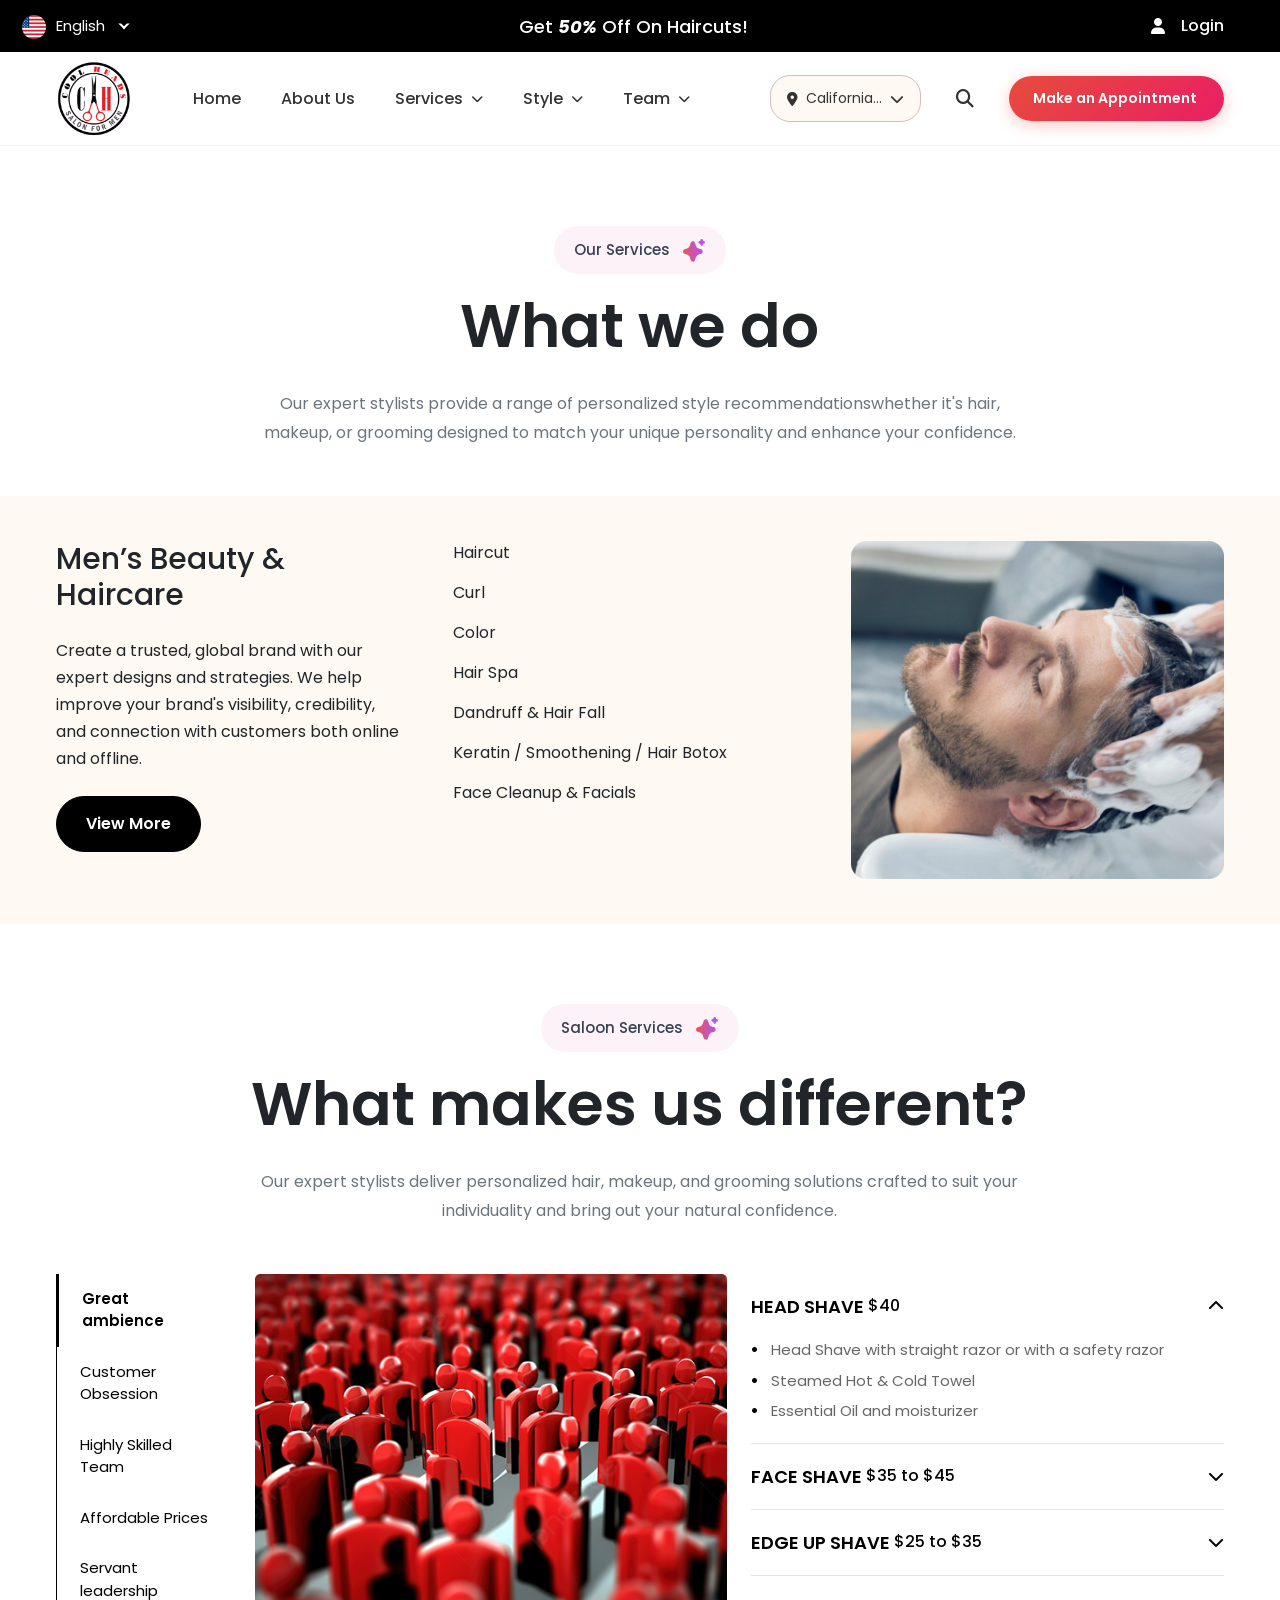
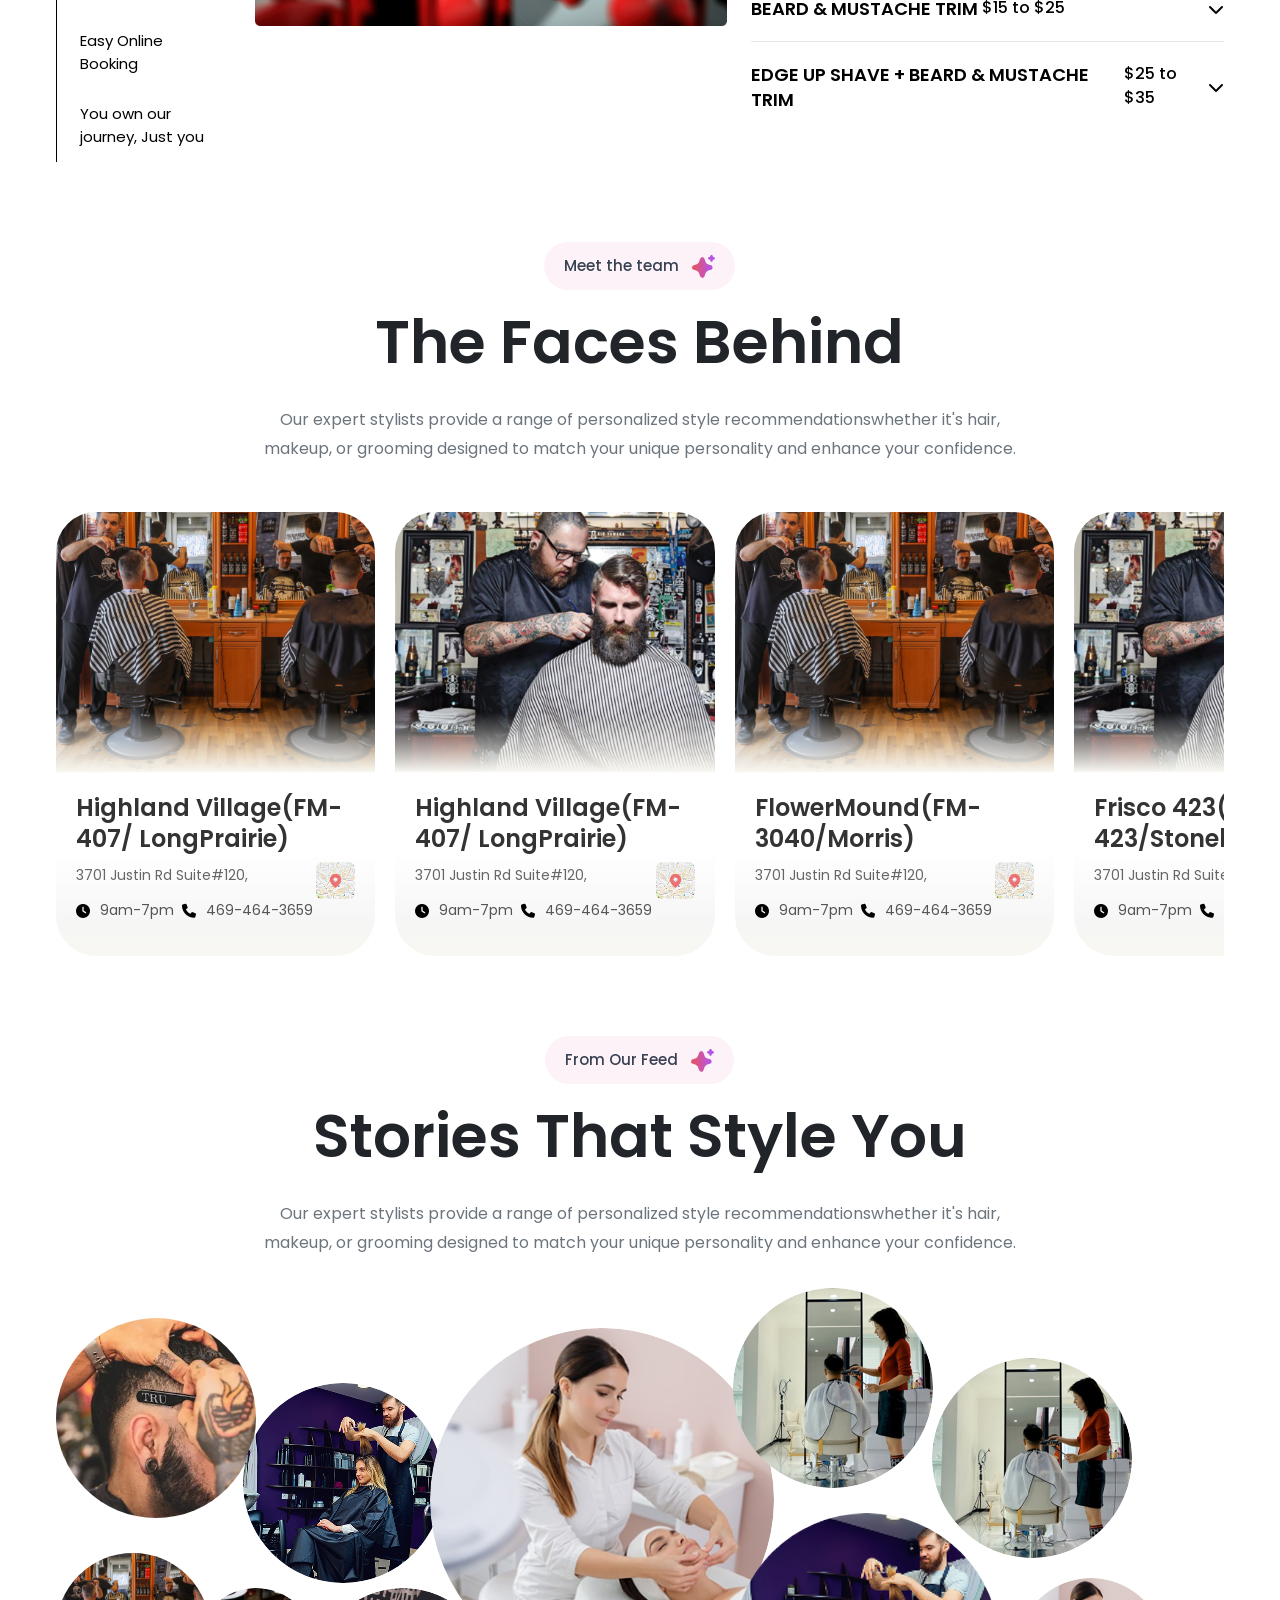
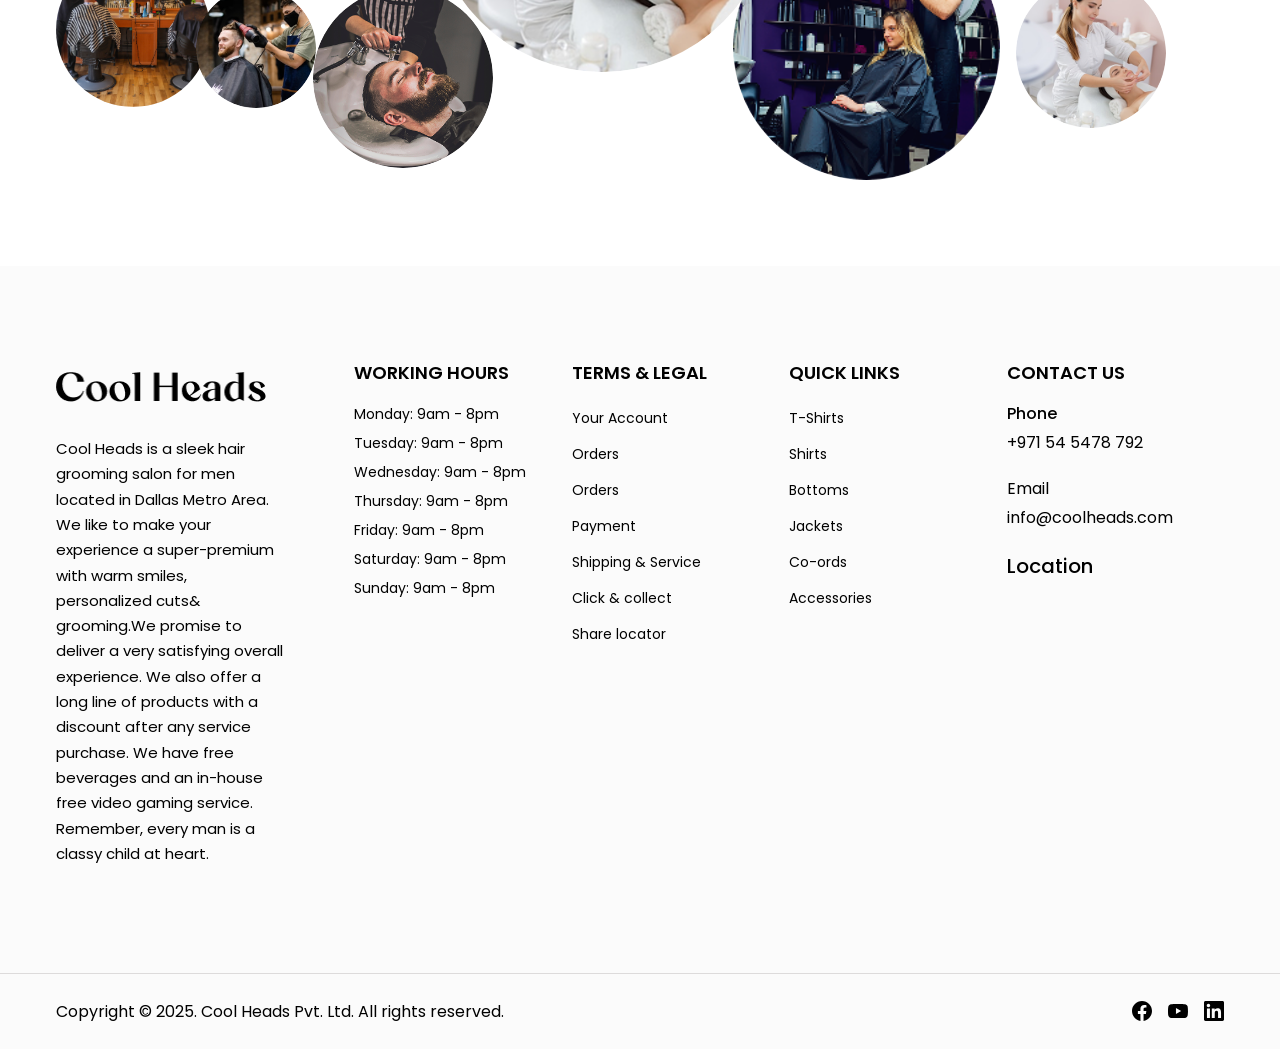
<file: new-services.html>
<!DOCTYPE html>
<html lang="en">

<head>
    <meta charset="utf-8" />
    <meta name="viewport" content="width=device-width, initial-scale=1, shrink-to-fit=no" />

    <!-- GOOGLE FONTS -->
    <link rel="preconnect" href="https://fonts.googleapis.com" />
    <link rel="preconnect" href="https://fonts.gstatic.com" crossorigin />
    <link
        href="https://fonts.googleapis.com/css?family=Poppins:100,100italic,200,200italic,300,300italic,regular,italic,500,500italic,600,600italic,700,700italic,800,800italic,900,900italic"
        rel="stylesheet" />

    <!-- STYLES -->
    <link rel="stylesheet" href="assets/css/swiper.min.css" />
    <link rel="stylesheet" href="assets/css/select2.min.css" />
    <link rel="stylesheet" href="assets/css/main.min.css" />
    <link rel="stylesheet" href="assets/css/components/header.css" />
    <link rel="stylesheet" href="assets/css/pages/home.css" />
    <link rel="stylesheet" href="assets/css/pages/about.css" />
    <link rel="stylesheet" href="assets/css/components/footer.css" />

    <!-- favIcon -->
    <link rel="icon" href="assets/images/favicon.png" />
    <link rel="icon" href="assets/images/favicon.ico" />

    <!-- FONT AWESOME -->
    <link rel="stylesheet" href="https://cdnjs.cloudflare.com/ajax/libs/font-awesome/6.4.0/css/all.min.css" />

    <title>Cool Head Saloon | Home</title>
</head>

<body class="bg-white">
    <!-- HEADER BEGIN -->
    <header class="main-header" id="main-head">
        <div class="main-header__top">
            <div class="container d-flex justify-content-between align-items-center">

                <div class="main-header__topRight d-flex align-items-center">
                    <select id="language-select" class="language-select">
                        <option value="english" data-image="assets/icons/english-flag.png">
                            English
                        </option>
                        <option value="hindi" data-image="assets/icons/english-flag.png">
                            Hindi
                        </option>

                    </select>
                </div>

                <div class="main-header__topLeft text-color fs-18 fw-medium d-md-block d-none">
                    Get <b><i class="fs-18">50%</i></b> Off On Haircuts!
                </div>


                <div class="text-color fs-16">
                    <!-- Login -->
                    <a href="#" class="login-link d-flex align-items-center gap-3 lh-1 text-white fs-16 pe-lg-0">
                        <i class="fas fa-user"></i>
                        <span class="fs-16 d-none d-sm-inline">Login</span>
                    </a>
                </div>


            </div>
        </div>

        <div class="main-header__middle">
            <div class="container d-flex justify-content-between align-items-center">

                <div class="logo-section d-flex align-items-center gap-5">
                    <div class="d-flex align-items-center gap-3">
                        <div class="hamburger d-lg-none" aria-label="Toggle mobile menu">
                            <span></span>
                            <span></span>
                            <span></span>
                        </div>
                        <figure class="main-header__logo mb-0">
                            <img src="assets/images/logo_new.svg" alt="cool-salon-logo" />
                        </figure>
                    </div>

                    <!-- Main Navigation Menu -->
                    <nav class="main-header__nav nav-section d-lg-block d-none" aria-label="Main navigation">
                        <ul class="nav-menu d-flex align-items-center gap-3 mb-0">
                            <li><a href="#" class="nav-link">Home</a></li>
                            <li><a href="#" class="nav-link">About Us</a></li>
                            <li class="dropdown">
                                <a href="#" class="nav-link d-flex align-items-center gap-1">
                                    Services
                                    <i class="fas fa-chevron-down"></i>
                                </a>
                            </li>
                            <li class="dropdown">
                                <a href="#" class="nav-link d-flex align-items-center gap-1">
                                    Style
                                    <i class="fas fa-chevron-down"></i>
                                </a>
                            </li>
                            <li class="dropdown">
                                <a href="#" class="nav-link d-flex align-items-center gap-1">
                                    Team
                                    <i class="fas fa-chevron-down"></i>
                                </a>
                            </li>
                            <!-- <li><a href="#" class="nav-link">Contact Us</a></li> -->
                        </ul>
                    </nav>
                </div>


                <!-- Right Side Actions -->
                <div class="main-header__actions actions-section d-flex align-items-center gap-4">
                    <!-- Location Selector -->
                    <div class="location-selector">
                        <button class="location-btn d-flex align-items-center gap-2" aria-label="Select location">
                            <i class="fas fa-map-marker-alt"></i>
                            <span class="d-sm-inline">California...</span>
                            <i class="fas fa-chevron-down"></i>
                        </button>
                    </div>

                    <!-- Search Icon -->
                    <a href="#" class="search-icon" aria-label="Search" id="searchToggle">
                        <i class="fas fa-search"></i>
                    </a>

                    <!-- Search Bar Overlay -->
                    <div class="search-overlay" id="searchOverlay">
                        <div class="search-container">
                            <div class="search-header">
                                <h3>Search Products & Services</h3>
                                <button class="search-close" id="searchClose" aria-label="Close search">
                                    <i class="fas fa-times"></i>
                                </button>
                            </div>
                            <div class="search-input-wrapper">
                                <div class="search-input-container">
                                    <i class="fas fa-search search-input-icon"></i>
                                    <input type="text" class="search-input" id="searchInput"
                                        placeholder="Search for haircuts, styling, products..." autocomplete="off">
                                    <button class="search-submit" type="button" aria-label="Search">
                                        <i class="fas fa-arrow-right"></i>
                                    </button>
                                </div>
                            </div>
                            <div class="search-suggestions">
                                <div class="suggestion-category">
                                    <h4>Popular Searches</h4>
                                    <div class="suggestion-tags">
                                        <span class="suggestion-tag">Haircut</span>
                                        <span class="suggestion-tag">Beard Trim</span>
                                        <span class="suggestion-tag">Hair Styling</span>
                                        <span class="suggestion-tag">Facial</span>
                                    </div>
                                </div>
                                <div class="suggestion-category">
                                    <h4>Services</h4>
                                    <div class="suggestion-tags">
                                        <span class="suggestion-tag">Hair Coloring</span>
                                        <span class="suggestion-tag">Hair Treatment</span>
                                        <span class="suggestion-tag">Shampoo & Cut</span>
                                        <span class="suggestion-tag">Kids Haircut</span>
                                    </div>
                                </div>
                            </div>
                        </div>
                    </div>



                    <!-- Make Appointment Button -->
                    <a href="#" class="appointment-btn d-lg-block d-none">
                        <span class="d-none d-sm-inline">Make an Appointment</span>
                        <i class="fas fa-arrow-up-right"></i>
                    </a>
                </div>
            </div>

            <!-- Mobile Navigation -->
            <nav class="main-header__bottom d-lg-none mobile-menu" aria-label="Mobile navigation">
                <div class="container">
                    <ul class="mobile-nav">
                        <li><a href="#" class="no-decoration">Home</a></li>
                        <li><a href="#" class="no-decoration">About Us</a></li>
                        <li><a href="#" class="no-decoration">Services</a></li>
                        <li><a href="#" class="no-decoration">Style</a></li>
                        <li><a href="#" class="no-decoration">Team</a></li>
                        <li><a href="#" class="no-decoration">Contact Us</a></li>
                    </ul>
                </div>
            </nav>
        </div>
    </header>
    <!-- HEADER END -->

    <!-- HOME PAGE BEGIN -->
    <main class="home-page" id="main-content">



    <!-- Home what we do begin -->
    <section class="overflow-hidden we-do ">
        <div class="container">
          <div class="col-lg-10 mx-auto text-center">
            <div class="badge badge-about">
              <span class="badge-text">Our Services</span>
              <div class="badge-icon">
                <img src="assets/images/home/ai.svg" alt="AI Icon" class="badge-image">
              </div>
            </div>
            <h2 class="home-careers__title fw-semibold">What we do</h2>
            <p class="home-careers__description fs-16 text-muted">
              Our expert stylists provide a range of personalized style recommendationswhether it's hair, makeup, or grooming designed to match your unique personality and enhance your confidence.
            </p>
          </div>
        </div>
    
        <div class="we-do__bg we-do__bg--primary mt-3 mt-lg-5">
          <div class="container">
            <div class="row g-4 align-items-start">
                <div class="col-lg-4">
                  <div class="we-do__item p-0 pe-lg-4">
                      <h3 class="we-do__item__title mb-lg-4">Men’s Beauty & Haircare</h3>
                      <p class="we-do__item__description mb-lg-4">Create a trusted, global brand with our
                        expert designs and strategies. We help
                        improve your brand's visibility, credibility,
                        and connection with customers both online
                        and offline.</p>
                        <button class="btn btn-primary pt-2 pb-2">View More</button>
                  </div>
                </div>
                <div class="col-lg-4">
                  <div class="we-do__itemList ml-auto">
                    <!-- <h3 class="we-do__item__title h5 fw-semibold mb-lg-4">Good For</h3> -->
                    <ul class="d-flex flex-column gap-3">
                      <li>Haircut</li>
                      <li>Curl</li>
                      <li>Color</li>
                      <li>Hair Spa</li>
                      <li>Dandruff & Hair Fall</li>
                      <li>Keratin / Smoothening / Hair Botox</li>
                      <li>Face Cleanup & Facials</li>
                    </ul>
                  </div>
                </div>
                <div class="col-lg-4">
                  <div class="we-do__itemImg">
                    <figure class="mb-0 " >
                      <img src="./assets/images/home/hair.png" alt="img" />
                    </figure>
                  </div>
                </div>
            </div>
          </div>
        </div>
       
      </section>
      <!-- Home what we do end -->


    

               <!-- Home Appointment begin -->
               <section class="about-appointment pb-0 pt-0">
                <div class="container">
                    <div class="col-lg-10 mx-auto text-center">
                        <div class="badge badge-about"> <span class="badge-text">Saloon Services</span>
                            <div class="badge-icon"> <img src="assets/images/home/ai.svg" alt="AI Icon" class="badge-image">
                            </div>
                        </div>
                        <h2 class="home-categories__title fw-semibold">What makes us different?</h2>
                        <p class="home-categories__description fs-16 text-muted"> Our expert stylists deliver personalized
                            hair, makeup, and grooming solutions crafted to suit your individuality and bring out your
                            natural confidence. </p>
                    </div>
                </div>
                <div class="main-appointment mt-3 mt-lg-5">
                    <div class="container">
                        <div class="row">
                            <div class="col-lg-2">
                                <div class="nav flex-column nav-pills mb-0" id="v-pills-tab" role="tablist"
                                    aria-orientation="vertical"> <button class="nav-link active" id="v-pills-home-tab"
                                        data-bs-toggle="pill" data-bs-target="#v-pills-home" type="button" role="tab"
                                        aria-controls="v-pills-home" aria-selected="true">Great ambience</button> <button
                                        class="nav-link" id="v-pills-profile-tab" data-bs-toggle="pill"
                                        data-bs-target="#v-pills-profile" type="button" role="tab"
                                        aria-controls="v-pills-profile" aria-selected="false">Customer Obsession</button>
                                    <button class="nav-link" id="v-pills-messages-tab" data-bs-toggle="pill"
                                        data-bs-target="#v-pills-messages" type="button" role="tab"
                                        aria-controls="v-pills-messages" aria-selected="false">Highly Skilled Team</button>
                                    <button class="nav-link" id="v-pills-settings-tab" data-bs-toggle="pill"
                                        data-bs-target="#v-pills-settings" type="button" role="tab"
                                        aria-controls="v-pills-settings" aria-selected="false">Affordable Prices</button>
                                    <button class="nav-link" id="v-pills-home-tab" data-bs-toggle="pill"
                                        data-bs-target="#v-pills-home" type="button" role="tab" aria-controls="v-pills-home"
                                        aria-selected="true">Servant leadership</button> <button class="nav-link"
                                        id="v-pills-profile-tab" data-bs-toggle="pill" data-bs-target="#v-pills-profile"
                                        type="button" role="tab" aria-controls="v-pills-profile" aria-selected="false">Easy
                                        Online Booking</button> <button class="nav-link" id="v-pills-messages-tab"
                                        data-bs-toggle="pill" data-bs-target="#v-pills-messages" type="button" role="tab"
                                        aria-controls="v-pills-messages" aria-selected="false">You own our journey, Just
                                        you</button> </div>
                            </div>
                            <div class="col-lg-10 ">
                                <div class="tab-content " id="v-pills-tabContent">
                                    <div class="tab-pane fade show active" id="v-pills-home" role="tabpanel"
                                        aria-labelledby="v-pills-home-tab" tabindex="0">
                                        <div class="row">
                                            <div class="col-lg-6">
                                                <div class="img-wrapper">
                                                    <figure class="mb-0"> <img src="./assets/images/about/about-tab.png"
                                                            alt="img" /> </figure>
                                                </div>
                                            </div>
                                            <div class="col-lg-6">
                                                <div class="tab-content-wrapper">
                                                    <div class="services-accordion">
                                                        <!-- HEAD SHAVE Service -->
                                                        <div class="accordion-item">
                                                            <div class="accordion-header" data-bs-toggle="collapse" data-bs-target="#headShave" aria-expanded="true" aria-controls="headShave">
                                                                <div class="service-title">
                                                                    <h4>HEAD SHAVE</h4>
                                                                    <span class="price">$40</span>
                                                                </div>
                                                                <i class="fas fa-chevron-down accordion-icon"></i>
                                                            </div>
                                                            <div id="headShave" class="accordion-collapse collapse show" data-bs-parent=".services-accordion">
                                                                <div class="accordion-body">
                                                                    <ul class="service-details">
                                                                        <li>Head Shave with straight razor or with a safety razor</li>
                                                                        <li>Steamed Hot & Cold Towel</li>
                                                                        <li>Essential Oil and moisturizer</li>
                                                                    </ul>
                                                                </div>
                                                            </div>
                                                        </div>

                                                        <!-- FACE SHAVE Service -->
                                                        <div class="accordion-item">
                                                            <div class="accordion-header" data-bs-toggle="collapse" data-bs-target="#faceShave" aria-expanded="false" aria-controls="faceShave">
                                                                <div class="service-title">
                                                                    <h4>FACE SHAVE</h4>
                                                                    <span class="price">$35 to $45</span>
                                                                </div>
                                                                <i class="fas fa-chevron-down accordion-icon"></i>
                                                            </div>
                                                            <div id="faceShave" class="accordion-collapse collapse" data-bs-parent=".services-accordion">
                                                                <div class="accordion-body">
                                                                    <ul class="service-details">
                                                                        <li>Professional face shave with straight razor</li>
                                                                        <li>Hot towel treatment</li>
                                                                        <li>After-shave care and moisturizing</li>
                                                                    </ul>
                                                                </div>
                                                            </div>
                                                        </div>

                                                        <!-- EDGE UP SHAVE Service -->
                                                        <div class="accordion-item">
                                                            <div class="accordion-header" data-bs-toggle="collapse" data-bs-target="#edgeUpShave" aria-expanded="false" aria-controls="edgeUpShave">
                                                                <div class="service-title">
                                                                    <h4>EDGE UP SHAVE</h4>
                                                                    <span class="price">$25 to $35</span>
                                                                </div>
                                                                <i class="fas fa-chevron-down accordion-icon"></i>
                                                            </div>
                                                            <div id="edgeUpShave" class="accordion-collapse collapse" data-bs-parent=".services-accordion">
                                                                <div class="accordion-body">
                                                                    <ul class="service-details">
                                                                        <li>Precise edge up and line work</li>
                                                                        <li>Clean neck and sideburn shaping</li>
                                                                        <li>Professional finishing touches</li>
                                                                    </ul>
                                                                </div>
                                                            </div>
                                                        </div>

                                                        <!-- BEARD & MUSTACHE TRIM Service -->
                                                        <div class="accordion-item">
                                                            <div class="accordion-header" data-bs-toggle="collapse" data-bs-target="#beardTrim" aria-expanded="false" aria-controls="beardTrim">
                                                                <div class="service-title">
                                                                    <h4>BEARD & MUSTACHE TRIM</h4>
                                                                    <span class="price">$15 to $25</span>
                                                                </div>
                                                                <i class="fas fa-chevron-down accordion-icon"></i>
                                                            </div>
                                                            <div id="beardTrim" class="accordion-collapse collapse" data-bs-parent=".services-accordion">
                                                                <div class="accordion-body">
                                                                    <ul class="service-details">
                                                                        <li>Professional beard trimming and shaping</li>
                                                                        <li>Mustache styling and trimming</li>
                                                                        <li>Beard oil application</li>
                                                                    </ul>
                                                                </div>
                                                            </div>
                                                        </div>

                                                        <!-- EDGE UP SHAVE + BEARD & MUSTACHE TRIM Service -->
                                                        <div class="accordion-item">
                                                            <div class="accordion-header" data-bs-toggle="collapse" data-bs-target="#edgeUpBeardTrim" aria-expanded="false" aria-controls="edgeUpBeardTrim">
                                                                <div class="service-title">
                                                                    <h4>EDGE UP SHAVE + BEARD & MUSTACHE TRIM</h4>
                                                                    <span class="price">$25 to $35</span>
                                                                </div>
                                                                <i class="fas fa-chevron-down accordion-icon"></i>
                                                            </div>
                                                            <div id="edgeUpBeardTrim" class="accordion-collapse collapse" data-bs-parent=".services-accordion">
                                                                <div class="accordion-body">
                                                                    <ul class="service-details">
                                                                        <li>Complete edge up and line work</li>
                                                                        <li>Professional beard and mustache trimming</li>
                                                                        <li>Full grooming service with styling</li>
                                                                    </ul>
                                                                </div>
                                                            </div>
                                                        </div>
                                                    </div>
                                                </div>
                                            </div>
                                        </div>
                                    </div>
                                    <div class="tab-pane fade" id="v-pills-profile" role="tabpanel"
                                        aria-labelledby="v-pills-profile-tab" tabindex="0">..222.</div>
                                    <div class="tab-pane fade" id="v-pills-messages" role="tabpanel"
                                        aria-labelledby="v-pills-messages-tab" tabindex="0">.444..</div>
                                    <div class="tab-pane fade" id="v-pills-settings" role="tabpanel"
                                        aria-labelledby="v-pills-settings-tab" tabindex="0">...</div>
                                </div>
                            </div>
                        </div>
                    </div>
                </div>
            </section> <!-- Home Appointment end -->

     


  

        <!-- Home Team Now Begin-->
        <section class="home-team pb-0">
            <div class="container">
                <div class="col-lg-10 mx-auto text-center">
                    <div class="badge badge-about">
                        <span class="badge-text">Meet the team</span>
                        <div class="badge-icon">
                            <img src="assets/images/home/ai.svg" alt="AI Icon" class="badge-image">
                        </div>
                    </div>
                    <h2 class="home-team__title fw-semibold">The Faces Behind</h2>
                    <p class="home-team__description fs-16 text-muted">
                        Our expert stylists provide a range of personalized style recommendationswhether it's hair,
                        makeup, or grooming designed to match your unique personality and enhance your confidence.
                    </p>
                </div>

                <!-- Swiper slide -->
                <div class="team-slider mt-4 mt-lg-5">
                    <div class="swiper team-swiper">
                        <div class="swiper-wrapper">
                            <!-- Team Member 1 -->
                            <div class="swiper-slide">
                                <div class="team-card">
                                    <div class="team-card__image">
                                        <img src="./assets/images/home/slide-1.png" alt="Team Member" />
                                        <div class="team-card__expand">
                                            <i class="fas fa-expand-alt"></i>
                                        </div>
                                    </div>
                                    <div class="team-card__content">
                                        <h4 class="team-card__title">Highland Village(FM-407/ LongPrairie)</h4>

                                        <div class="d-flex justify-content-between align-items-end">
                                            <p class="team-card__address">3701 Justin Rd Suite#120,</p>
                                            <div class="team-card__location">
                                                <figure class="mb-0">
                                                    <img src="./assets/images/home/map.png" alt="location" />
                                                </figure>
                                            </div>
                                        </div>


                                        <div class="team-card__info d-flex  gap-2">
                                            <div class="team-card__hours">
                                                <i class="fas fa-clock"></i>
                                                <span>9am-7pm</span>
                                            </div>
                                            <div class="team-card__phone">
                                                <i class="fas fa-phone"></i>
                                                <span>469-464-3659</span>
                                            </div>
                                        </div>
                                    </div>
                                </div>
                            </div>
                            <!-- Team Member 1 -->
                            <div class="swiper-slide">
                                <div class="team-card">
                                    <div class="team-card__image">
                                        <img src="./assets/images/home/slide-2.png" alt="Team Member" />
                                        <div class="team-card__expand">
                                            <i class="fas fa-expand-alt"></i>
                                        </div>
                                    </div>
                                    <div class="team-card__content">
                                        <h4 class="team-card__title">Highland Village(FM-407/ LongPrairie)</h4>

                                        <div class="d-flex justify-content-between align-items-end">
                                            <p class="team-card__address">3701 Justin Rd Suite#120,</p>
                                            <div class="team-card__location">
                                                <figure class="mb-0">
                                                    <img src="./assets/images/home/map.png" alt="location" />
                                                </figure>
                                            </div>
                                        </div>


                                        <div class="team-card__info d-flex  gap-2">
                                            <div class="team-card__hours">
                                                <i class="fas fa-clock"></i>
                                                <span>9am-7pm</span>
                                            </div>
                                            <div class="team-card__phone">
                                                <i class="fas fa-phone"></i>
                                                <span>469-464-3659</span>
                                            </div>
                                        </div>
                                    </div>
                                </div>
                            </div>

                            <!-- Team Member 1 -->
                            <div class="swiper-slide">
                                <div class="team-card">
                                    <div class="team-card__image">
                                        <img src="./assets/images/home/slide-1.png" alt="Team Member" />
                                        <div class="team-card__expand">
                                            <i class="fas fa-expand-alt"></i>
                                        </div>
                                    </div>
                                    <div class="team-card__content">
                                        <h4 class="team-card__title">FlowerMound(FM-3040/Morris)</h4>

                                        <div class="d-flex justify-content-between align-items-end">
                                            <p class="team-card__address">3701 Justin Rd Suite#120,</p>
                                            <div class="team-card__location">
                                                <figure class="mb-0">
                                                    <img src="./assets/images/home/map.png" alt="location" />
                                                </figure>
                                            </div>
                                        </div>


                                        <div class="team-card__info d-flex  gap-2">
                                            <div class="team-card__hours">
                                                <i class="fas fa-clock"></i>
                                                <span>9am-7pm</span>
                                            </div>
                                            <div class="team-card__phone">
                                                <i class="fas fa-phone"></i>
                                                <span>469-464-3659</span>
                                            </div>
                                        </div>
                                    </div>
                                </div>
                            </div>
                            <!-- Team Member 1 -->
                            <div class="swiper-slide">
                                <div class="team-card">
                                    <div class="team-card__image">
                                        <img src="./assets/images/home/slide-2.png" alt="Team Member" />
                                        <div class="team-card__expand">
                                            <i class="fas fa-expand-alt"></i>
                                        </div>
                                    </div>
                                    <div class="team-card__content">
                                        <h4 class="team-card__title">Frisco 423(FM-423/Stonebrook)</h4>

                                        <div class="d-flex justify-content-between align-items-end">
                                            <p class="team-card__address">3701 Justin Rd Suite#120,</p>
                                            <div class="team-card__location">
                                                <figure class="mb-0">
                                                    <img src="./assets/images/home/map.png" alt="location" />
                                                </figure>
                                            </div>
                                        </div>


                                        <div class="team-card__info d-flex  gap-2">
                                            <div class="team-card__hours">
                                                <i class="fas fa-clock"></i>
                                                <span>9am-7pm</span>
                                            </div>
                                            <div class="team-card__phone">
                                                <i class="fas fa-phone"></i>
                                                <span>469-464-3659</span>
                                            </div>
                                        </div>
                                    </div>
                                </div>
                            </div>

                            <!-- Team Member 1 -->
                            <div class="swiper-slide">
                                <div class="team-card">
                                    <div class="team-card__image">
                                        <img src="./assets/images/home/slide-1.png" alt="Team Member" />
                                        <div class="team-card__expand">
                                            <i class="fas fa-expand-alt"></i>
                                        </div>
                                    </div>
                                    <div class="team-card__content">
                                        <h4 class="team-card__title">Highland Village(FM-407/ LongPrairie)</h4>

                                        <div class="d-flex justify-content-between align-items-end">
                                            <p class="team-card__address">3701 Justin Rd Suite#120,</p>
                                            <div class="team-card__location">
                                                <figure class="mb-0">
                                                    <img src="./assets/images/home/map.png" alt="location" />
                                                </figure>
                                            </div>
                                        </div>


                                        <div class="team-card__info d-flex  gap-2">
                                            <div class="team-card__hours">
                                                <i class="fas fa-clock"></i>
                                                <span>9am-7pm</span>
                                            </div>
                                            <div class="team-card__phone">
                                                <i class="fas fa-phone"></i>
                                                <span>469-464-3659</span>
                                            </div>
                                        </div>
                                    </div>
                                </div>
                            </div>
                            <!-- Team Member 1 -->
                            <div class="swiper-slide">
                                <div class="team-card">
                                    <div class="team-card__image">
                                        <img src="./assets/images/home/slide-2.png" alt="Team Member" />
                                        <div class="team-card__expand">
                                            <i class="fas fa-expand-alt"></i>
                                        </div>
                                    </div>
                                    <div class="team-card__content">
                                        <h4 class="team-card__title">LasColinas(OConnor/WilliamsSqr)</h4>

                                        <div class="d-flex justify-content-between align-items-end">
                                            <p class="team-card__address">3701 Justin Rd Suite#120,</p>
                                            <div class="team-card__location">
                                                <figure class="mb-0">
                                                    <img src="./assets/images/home/map.png" alt="location" />
                                                </figure>
                                            </div>
                                        </div>


                                        <div class="team-card__info d-flex  gap-2">
                                            <div class="team-card__hours">
                                                <i class="fas fa-clock"></i>
                                                <span>9am-7pm</span>
                                            </div>
                                            <div class="team-card__phone">
                                                <i class="fas fa-phone"></i>
                                                <span>469-464-3659</span>
                                            </div>
                                        </div>
                                    </div>
                                </div>
                            </div>
                        </div>

                        <!-- Navigation arrows -->
                        <!-- <div class="swiper-button-next team-swiper-button-next">
              <i class="fas fa-chevron-right"></i>
            </div>
            <div class="swiper-button-prev team-swiper-button-prev">
              <i class="fas fa-chevron-left"></i>
            </div> -->

                        <!-- Pagination -->
                        <!-- <div class="swiper-pagination team-swiper-pagination"></div> -->
                    </div>
                </div>
            </div>
        </section>
        <!-- Home Team Now End-->

        <!-- Home Related products begin -->

        <section class="overflow-hidden home-stories  pb-5">
            <div class="container">
                <div class="col-lg-10 mx-auto text-center">
                    <div class="badge badge-about">
                        <span class="badge-text">From Our Feed</span>
                        <div class="badge-icon">
                            <img src="assets/images/home/ai.svg" alt="AI Icon" class="badge-image">
                        </div>
                    </div>
                    <h2 class="home-stories__title fw-semibold">Stories That Style You</h2>
                    <p class="home-stories__description fs-16 text-muted">
                        Our expert stylists provide a range of personalized style recommendationswhether it's hair,
                        makeup, or grooming designed to match your unique personality and enhance your confidence.
                    </p>
                </div>

                <div class="home-stories__img  position-relative overflow-x-hidden d-lg-block d-none">
                    <div class="home-stories__img__item1">
                        <figure class="mb-0">
                            <img src="./assets/images/home/round-2.webp" alt="img" />
                        </figure>
                    </div>
                    <div class="home-stories__img__item2">
                        <figure class="mb-0">
                            <img src="./assets/images/home/slide-1.png" alt="img" />
                        </figure>
                    </div>
                    <div class="home-stories__img__item3">
                        <figure class="mb-0">
                            <img src="./assets/images/home/team-2.png" alt="img" />
                        </figure>
                    </div>
                    <div class="home-stories__img__item4">
                        <figure class="mb-0">
                            <img src="./assets/images/home/team-4.png" alt="img" />
                        </figure>
                    </div>
                    <div class="home-stories__img__item5">
                        <figure class="mb-0">
                            <img src="./assets/images/home/team-3.png" alt="img" />
                        </figure>
                    </div>
                    <div class="home-stories__img__item6">
                        <figure class="mb-0">
                            <img src="./assets/images/home/team-5.png" alt="img" />
                        </figure>
                    </div>
                    <div class="home-stories__img__item7">
                        <figure class="mb-0">
                            <img src="./assets/images/home/team-6.png" alt="img" />
                        </figure>
                    </div>
                    <div class="home-stories__img__item8">
                        <figure class="mb-0">
                            <img src="./assets/images/home/team-7.png" alt="img" />
                        </figure>
                    </div>
                    <div class="home-stories__img__item9">
                        <figure class="mb-0">
                            <img src="./assets/images/home/team-2.png" alt="img" />
                        </figure>
                    </div>

                    <div class="home-stories__img__item10">
                        <figure class="mb-0">
                            <img src="./assets/images/home/team-4.png" alt="img" />
                        </figure>
                    </div>
                </div>

                <div class="d-lg-none d-flex  ">
                    <div class="row mt-4">
                        <div class="col-6">
                            <figure class="mb-0 rounded-full overflow-hidden">
                                <img src="./assets/images/home/round-2.webp" class="img-fluid w-100 rounded-circle"
                                    style="aspect-ratio: 1 / 1; object-fit: cover;" alt="img" />
                            </figure>
                        </div>
                        <div class="col-6">
                            <figure class="mb-0">
                                <img src="./assets/images/home/round-2.webp" class="iimg-fluid w-100 rounded-circle"
                                    style="aspect-ratio: 1 / 1; object-fit: cover;" alt="img" />
                            </figure>
                        </div>

                        <div class="col-6">
                            <figure class="mb-0 rounded-full overflow-hidden">
                                <img src="./assets/images/home/round-2.webp" class="img-fluid w-100 rounded-circle"
                                    style="aspect-ratio: 1 / 1; object-fit: cover;" alt="img" />
                            </figure>
                        </div>
                        <div class="col-6">
                            <figure class="mb-0">
                                <img src="./assets/images/home/round-2.webp" class="iimg-fluid w-100 rounded-circle"
                                    style="aspect-ratio: 1 / 1; object-fit: cover;" alt="img" />
                            </figure>
                        </div>
                    </div>
                </div>


            </div>
        </section>

        <!-- Home Related products end -->

    </main>
    <!-- HOME PAGE END -->

    <!-- FOOTER BEGIN -->
    <footer class="footer bg-black text-black">
        <div class="container">
            <div class="row footer_wrapper">
                <div class="col-md-3">
                    <figure class="mb-0 footer-head_logo">
                        <a href="#">
                            <img src="./assets/images/home/footer-head.png" alt="logo" />
                        </a>
                    </figure>
                    <p class="fs-15 col-xl-10">
                        Cool Heads is a sleek hair grooming salon for men located in Dallas Metro Area. We like to make
                        your
                        experience a super-premium with warm smiles, personalized cuts& grooming.We promise to deliver a
                        very
                        satisfying overall experience. We also offer a long line of products with a discount after any
                        service
                        purchase. We have free beverages and an in-house free video gaming service. Remember, every man
                        is a classy
                        child at heart.
                    </p>
                </div>
                <div class="col-md-9 ">
                    <div class="row row-cols-lg-4 row-cols-md-3 gx-0 justify-content-between">
                        <div class="footer_item d-sm-block d-none">
                            <h5 class="text-uppercase ">Working Hours</h5>
                            <ul class="flex flex-column pl-0 text-decoration-none">
                                <li>
                                    <span class="text-decoration-none">Monday: 9am - 8pm</span>
                                </li>
                                <li>
                                    <span class="text-decoration-none">Tuesday: 9am - 8pm</span>
                                </li>
                                <li>
                                    <span class="text-decoration-none">Wednesday: 9am - 8pm</span>
                                </li>
                                <li>
                                    <span class="text-decoration-none">Thursday: 9am - 8pm</span>
                                </li>
                                <li>
                                    <span class="text-decoration-none">Friday: 9am - 8pm</span>
                                </li>
                                <li>
                                    <span class="text-decoration-none">Saturday: 9am - 8pm</span>
                                </li>
                                <li>
                                    <span class="text-decoration-none">Sunday: 9am - 8pm</span>
                                </li>
                            </ul>
                        </div>

                        <div class="footer_item d-sm-block d-none">
                            <h5 class="text-uppercase">Terms & legal</h5>
                            <ul class="flex flex-column pl-0 text-decoration-none">
                                <li>
                                    <a href="#" class="text-decoration-none"> Your Account </a>
                                </li>
                                <li><a href="#" class="text-decoration-none"> Orders</a></li>
                                <li>
                                    <a href="#" class="text-decoration-none"> Orders </a>
                                </li>
                                <li>
                                    <a href="#" class="text-decoration-none">Payment </a>
                                </li>
                                <li>
                                    <a href="#" class="text-decoration-none">
                                        Shipping & Service
                                    </a>
                                </li>
                                <li>
                                    <a href="#" class="text-decoration-none">
                                        Click & collect
                                    </a>
                                </li>
                                <li>
                                    <a href="#" class="text-decoration-none"> Share locator </a>
                                </li>
                            </ul>
                        </div>

                        <div class="footer_item d-lg-block d-none">
                            <h5 class="text-uppercase">Quick Links</h5>
                            <ul class="flex flex-column pl-0 text-decoration-none">
                                <li>
                                    <a href="#" class="text-decoration-none"> T-Shirts </a>
                                </li>
                                <li>
                                    <a href="#" class="text-decoration-none"> Shirts </a>
                                </li>
                                <li>
                                    <a href="#" class="text-decoration-none"> Bottoms </a>
                                </li>

                                <li>
                                    <a href="#" class="text-decoration-none"> Jackets </a>
                                </li>
                                <li>
                                    <a href="#" class="text-decoration-none"> Co-ords </a>
                                </li>
                                <li>
                                    <a href="#" class="text-decoration-none"> Accessories </a>
                                </li>
                            </ul>
                        </div>

                        <div class="d-sm-none d-flex gap-5 pt24 border-bottom-1">
                            <div class="footer_item">
                                <h5 class="text-uppercase">USEFUL LINKS</h5>
                                <ul class="flex flex-column pl-0 text-decoration-none mb-0">
                                    <li>
                                        <a href="#" class="text-decoration-none"> Contact Us </a>
                                    </li>
                                    <li>
                                        <a href="#" class="text-decoration-none"> About Us </a>
                                    </li>
                                    <li>
                                        <a href="#" class="text-decoration-none">
                                            Return & Exchange
                                        </a>
                                    </li>
                                    <li>
                                        <a href="#" class="text-decoration-none"> Refund </a>
                                    </li>
                                    <li>
                                        <a href="#" class="text-decoration-none">
                                            Shipping Policy
                                        </a>
                                    </li>
                                </ul>
                            </div>

                            <div class="footer_item">
                                <h5 class="text-uppercase">HELP & FAQs</h5>
                                <ul class="flex flex-column pl-0 text-decoration-none mb-0">
                                    <li>
                                        <a href="#" class="text-decoration-none">
                                            Your Account
                                        </a>
                                    </li>
                                    <li>
                                        <a href="#" class="text-decoration-none"> Orders</a>
                                    </li>
                                    <li>
                                        <a href="#" class="text-decoration-none"> Orders </a>
                                    </li>
                                    <li>
                                        <a href="#" class="text-decoration-none">Payment </a>
                                    </li>
                                    <li>
                                        <a href="#" class="text-decoration-none">
                                            Shipping & Service
                                        </a>
                                    </li>
                                    <li>
                                        <a href="#" class="text-decoration-none">
                                            Click & collect
                                        </a>
                                    </li>
                                    <li>
                                        <a href="#" class="text-decoration-none">
                                            Share locator
                                        </a>
                                    </li>
                                </ul>
                            </div>
                        </div>

                        <div class="footer_item support">
                            <h5 class="text-uppercase">Contact Us</h5>
                            <div class="footer_itemPhone">
                                <h6 class="title">Phone</h6>
                                <a href="tel:+971545478792" class="text-decoration-none">+971 54 5478 792</a>
                            </div>
                            <div class="footer_itemEmail">
                                <h6 class="title fw-regular">Email</h6>
                                <a href="mailto:info@coolheads.com" class="text-decoration-none">info@coolheads.com</a>
                            </div>
                            <div class="footer_itemMap">
                                <h6 class="title">Location</h6>
                                <iframe
                                    src="https://www.google.com/maps/embed?pb=!1m18!1m12!1m3!1d3610.1783839263197!2d55.2704!3d25.2048!2m3!1f0!2f0!3f0!3m2!1i1024!2i768!4f13.1!3m3!1m2!1s0x0%3A0x0!2zMjXCsDEyJzE3LjMiTiA1NcKwMTYnMTMuNCJF!5e0!3m2!1sen!2sae!4v1234567890"
                                    width="200" height="150" style="border:0; border-radius: 8px;" allowfullscreen=""
                                    loading="lazy" referrerpolicy="no-referrer-when-downgrade">
                                </iframe>
                            </div>
                        </div>
                    </div>
                </div>
            </div>
        </div>
        <div class="footer_bottom py-4 border-top">
            <div class="container">
                <div class="d-flex justify-content-between align-content-center copyright_text">
                    <p class="mb-0">Copyright © 2025. Cool Heads Pvt. Ltd. All rights reserved.</p>
                    <ul class="d-flex gap-3 mb-0">
                        <li>
                            <a href="https://facebook.com" target="_blank" aria-label="Facebook">
                                <svg width="20" height="20" viewBox="0 0 24 24" fill="currentColor">
                                    <path
                                        d="M24 12.073c0-6.627-5.373-12-12-12s-12 5.373-12 12c0 5.99 4.388 10.954 10.125 11.854v-8.385H7.078v-3.47h3.047V9.43c0-3.007 1.792-4.669 4.533-4.669 1.312 0 2.686.235 2.686.235v2.953H15.83c-1.491 0-1.956.925-1.956 1.874v2.25h3.328l-.532 3.47h-2.796v8.385C19.612 23.027 24 18.062 24 12.073z" />
                                </svg>
                            </a>
                        </li>
                        <li>
                            <a href="https://youtube.com" target="_blank" aria-label="YouTube">
                                <svg width="20" height="20" viewBox="0 0 24 24" fill="currentColor">
                                    <path
                                        d="M23.498 6.186a3.016 3.016 0 0 0-2.122-2.136C19.505 3.545 12 3.545 12 3.545s-7.505 0-9.377.505A3.017 3.017 0 0 0 .502 6.186C0 8.07 0 12 0 12s0 3.93.502 5.814a3.016 3.016 0 0 0 2.122 2.136c1.871.505 9.376.505 9.376.505s7.505 0 9.377-.505a3.015 3.015 0 0 0 2.122-2.136C24 15.93 24 12 24 12s0-3.93-.502-5.814zM9.545 15.568V8.432L15.818 12l-6.273 3.568z" />
                                </svg>
                            </a>
                        </li>
                        <li>
                            <a href="https://linkedin.com" target="_blank" aria-label="LinkedIn">
                                <svg width="20" height="20" viewBox="0 0 24 24" fill="currentColor">
                                    <path
                                        d="M20.447 20.452h-3.554v-5.569c0-1.328-.027-3.037-1.852-3.037-1.853 0-2.136 1.445-2.136 2.939v5.667H9.351V9h3.414v1.561h.046c.477-.9 1.637-1.85 3.37-1.85 3.601 0 4.267 2.37 4.267 5.455v6.286zM5.337 7.433c-1.144 0-2.063-.926-2.063-2.065 0-1.138.92-2.063 2.063-2.063 1.14 0 2.064.925 2.064 2.063 0 1.139-.925 2.065-2.064 2.065zm1.782 13.019H3.555V9h3.564v11.452zM22.225 0H1.771C.792 0 0 .774 0 1.729v20.542C0 23.227.792 24 1.771 24h20.451C23.2 24 24 23.227 24 22.271V1.729C24 .774 23.2 0 22.222 0h.003z" />
                                </svg>
                            </a>
                        </li>
                    </ul>
                </div>
            </div>
        </div>
    </footer>
    <!-- FOOTER END -->

    <!-- SCRIPTS -->
    <script src="assets/js/vendors/jquery.min.js"></script>
    <script src="assets/js/vendors/bootstrap-bundle.min.js"></script>
    <script src="assets/js/vendors/swiper-bundle.min.js"></script>
    <script src="assets/js/vendors/select2.min.js"></script>
    <script src="assets/js/main.js"></script>
    <script src="assets/js/pages/home.js"></script>
</body>

</html>
</file>
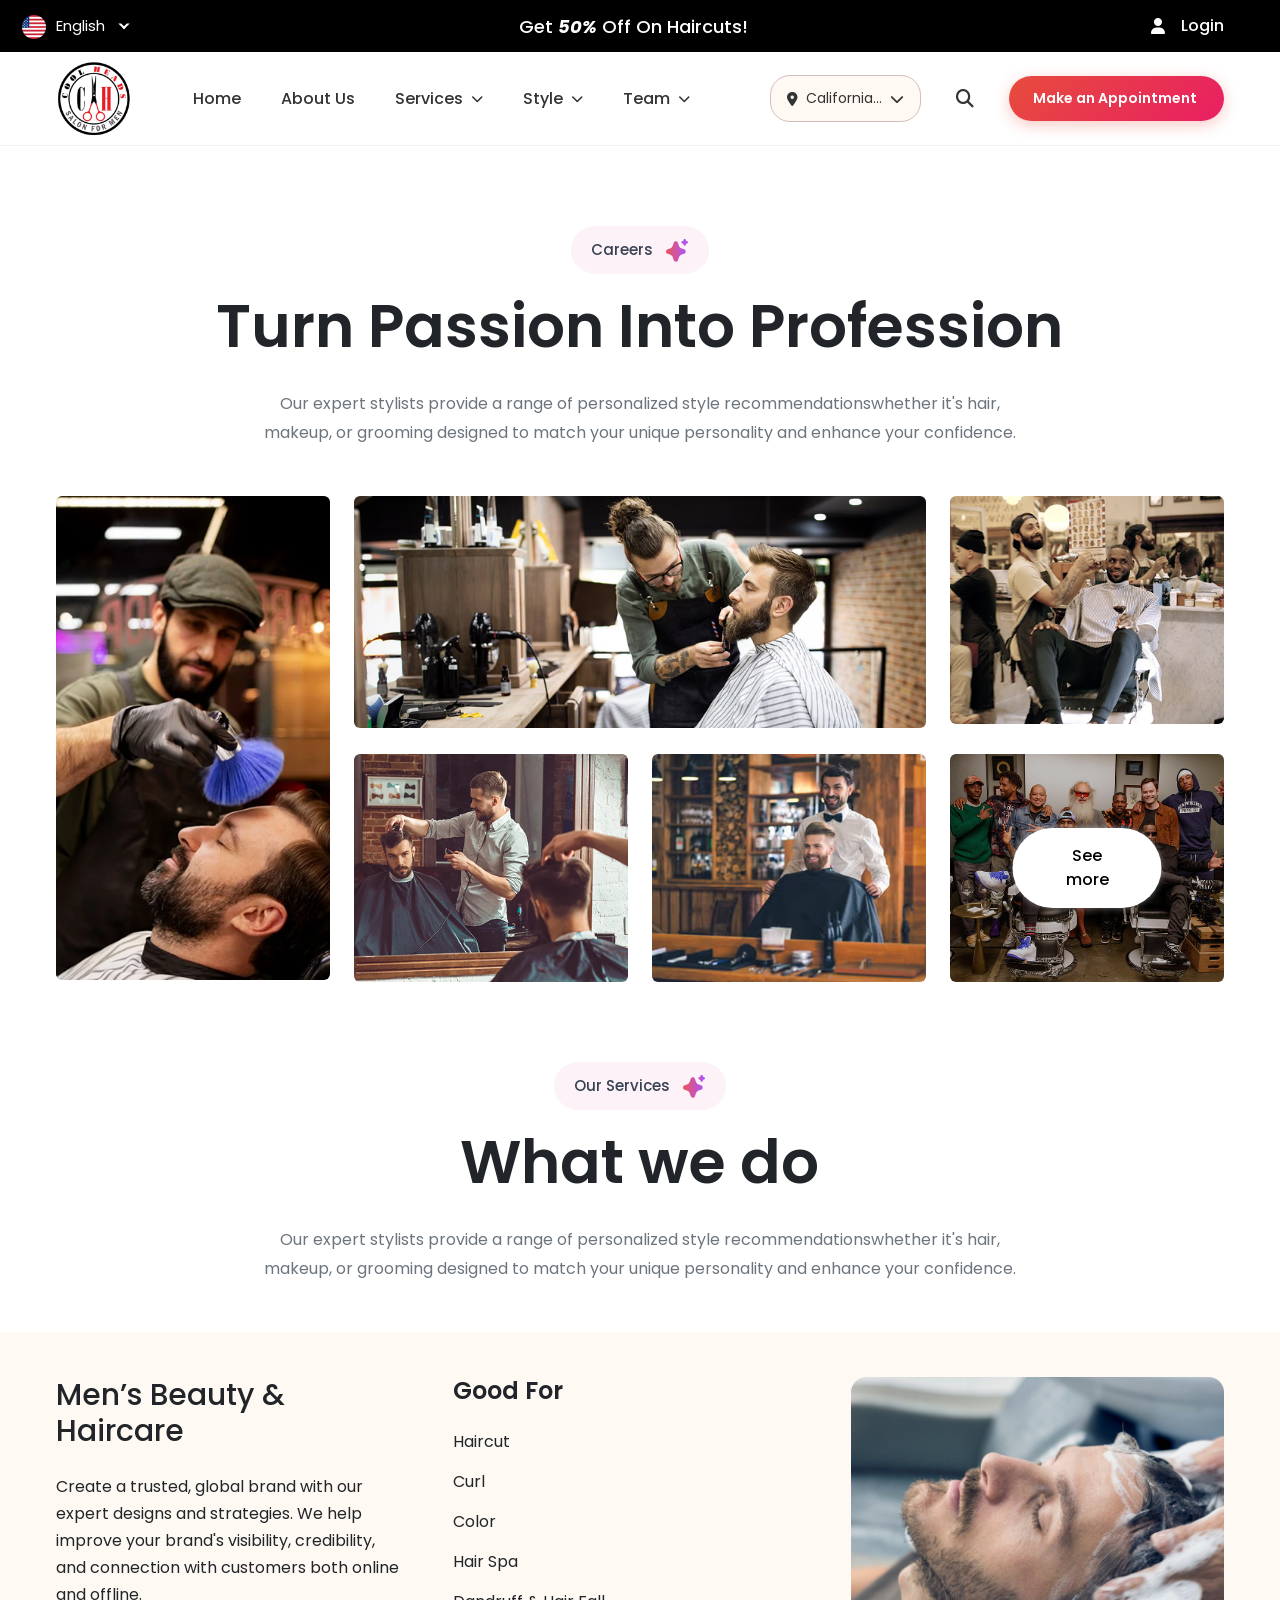
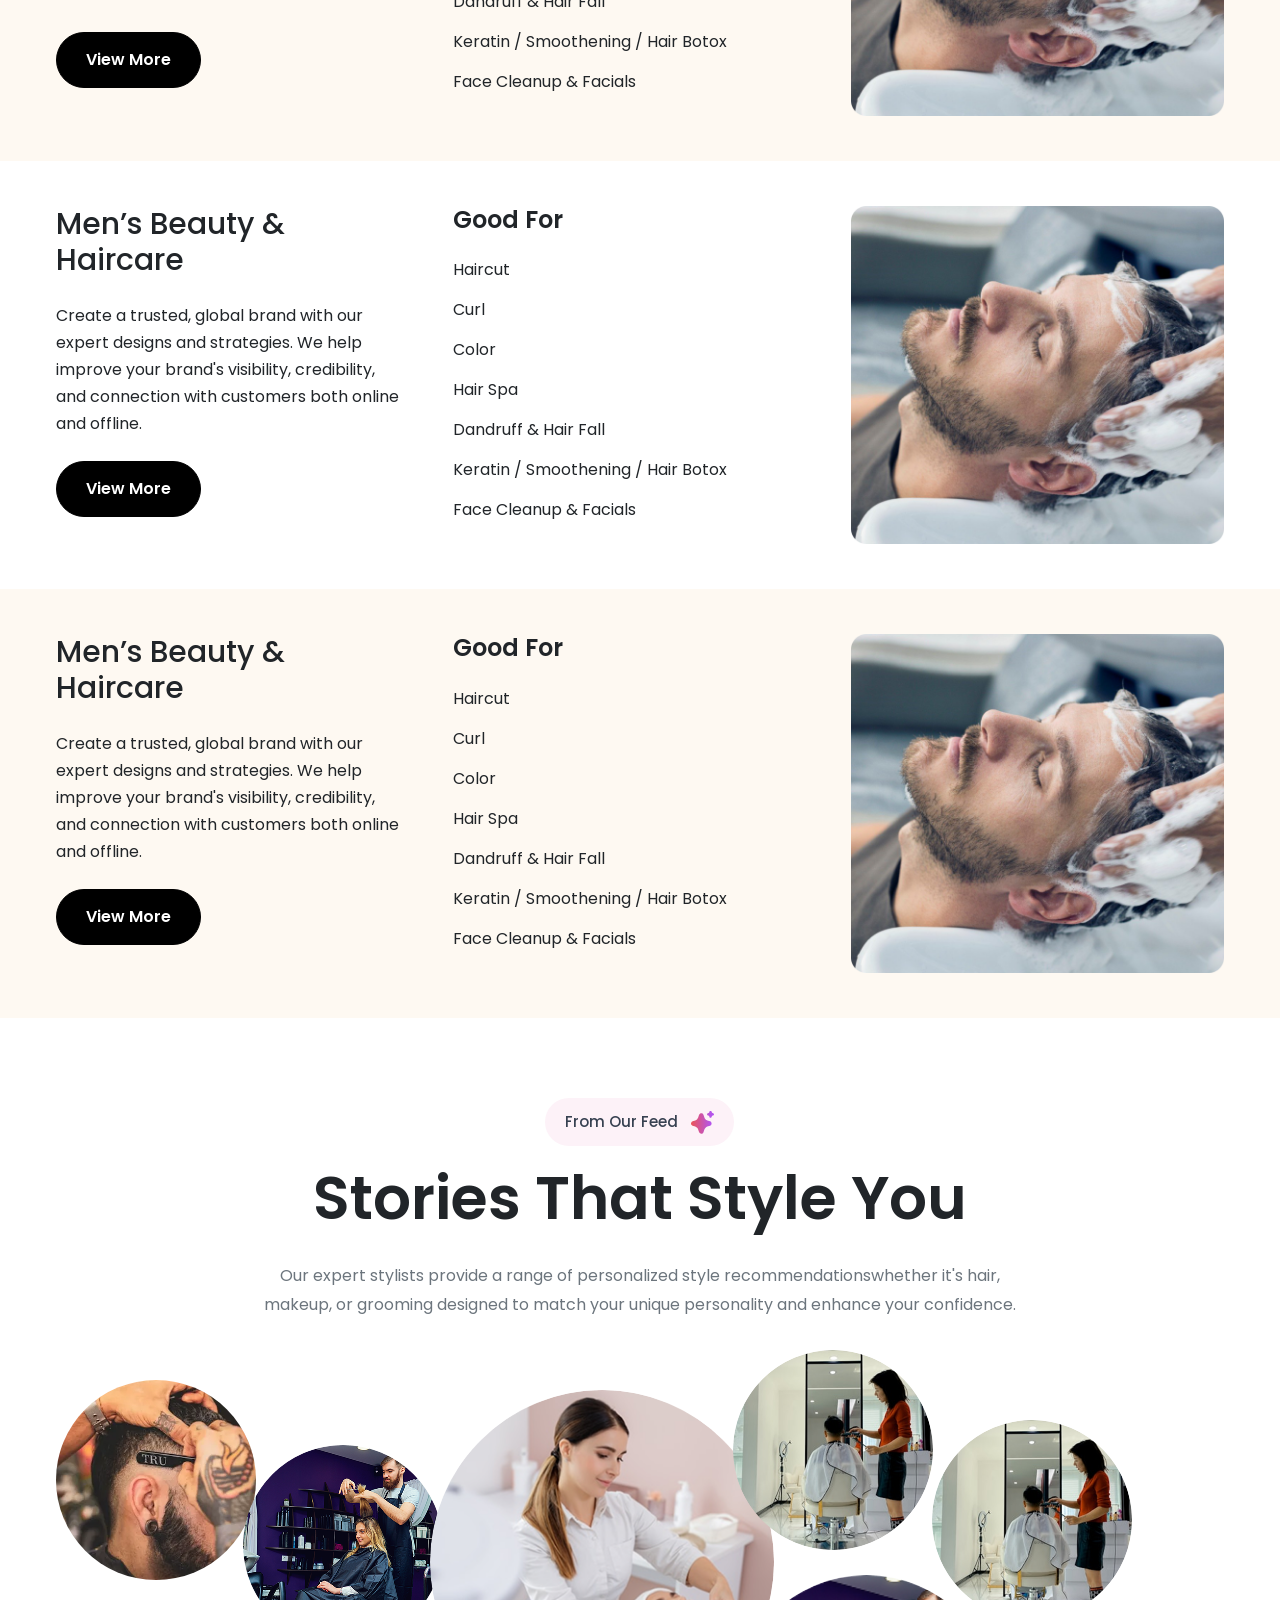
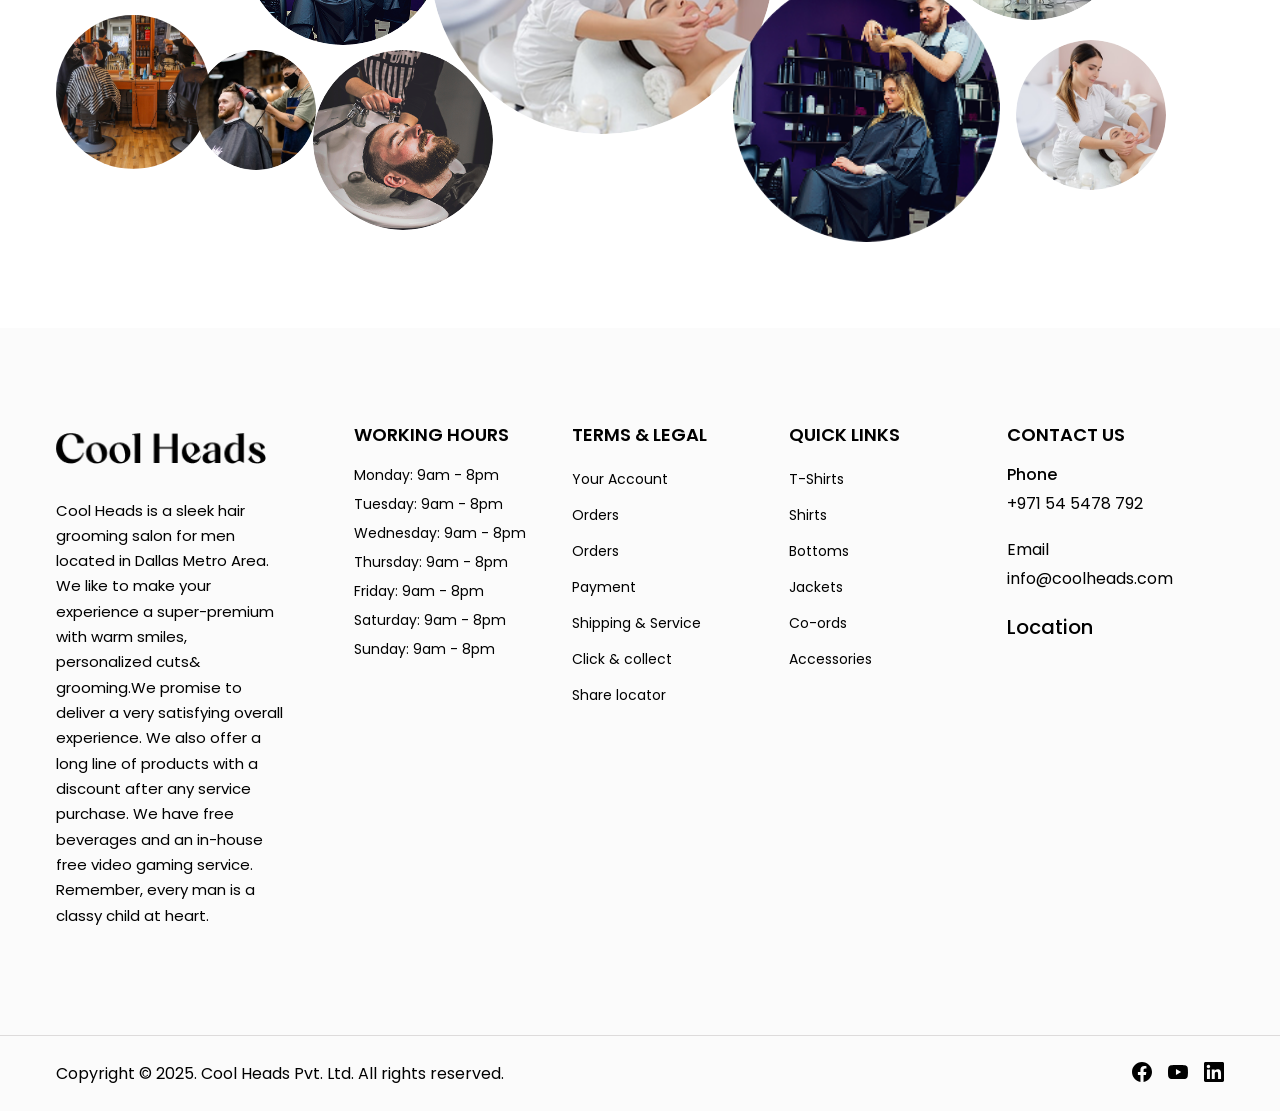
<file: services.html>
<!DOCTYPE html>
<html lang="en">

<head>
    <meta charset="utf-8" />
    <meta name="viewport" content="width=device-width, initial-scale=1, shrink-to-fit=no" />

    <!-- GOOGLE FONTS -->
    <link rel="preconnect" href="https://fonts.googleapis.com" />
    <link rel="preconnect" href="https://fonts.gstatic.com" crossorigin />
    <link
        href="https://fonts.googleapis.com/css?family=Poppins:100,100italic,200,200italic,300,300italic,regular,italic,500,500italic,600,600italic,700,700italic,800,800italic,900,900italic"
        rel="stylesheet" />

    <!-- STYLES -->
    <link rel="stylesheet" href="assets/css/swiper.min.css" />
    <link rel="stylesheet" href="assets/css/select2.min.css" />
    <link rel="stylesheet" href="assets/css/main.min.css" />
    <link rel="stylesheet" href="assets/css/components/header.css" />
    <link rel="stylesheet" href="assets/css/pages/home.css" />
    <link rel="stylesheet" href="assets/css/pages/career.css" />
    <link rel="stylesheet" href="assets/css/components/footer.css" />

    <!-- favIcon -->
    <link rel="icon" href="assets/images/favicon.png" />
    <link rel="icon" href="assets/images/favicon.ico" />

    <!-- FONT AWESOME -->
    <link rel="stylesheet" href="https://cdnjs.cloudflare.com/ajax/libs/font-awesome/6.4.0/css/all.min.css" />

    <title>Cool Head Saloon | Services</title>
</head>

<body class="bg-white">
    <!-- HEADER BEGIN -->
    <header class="main-header" id="main-head">
        <div class="main-header__top">
            <div class="container d-flex justify-content-between align-items-center">

                <div class="main-header__topRight d-flex align-items-center">
                    <select id="language-select" class="language-select">
                        <option value="english" data-image="assets/icons/english-flag.png">
                            English
                        </option>
                        <option value="hindi" data-image="assets/icons/english-flag.png">
                            Hindi
                        </option>

                    </select>
                </div>

                <div class="main-header__topLeft text-color fs-18 fw-medium d-md-block d-none">
                    Get <b><i class="fs-18">50%</i></b> Off On Haircuts!
                </div>


                <div class="text-color fs-16">
                    <!-- Login -->
                    <a href="#" class="login-link d-flex align-items-center gap-3 lh-1 text-white fs-16 pe-lg-0">
                        <i class="fas fa-user"></i>
                        <span class="fs-16 d-none d-sm-inline">Login</span>
                    </a>
                </div>


            </div>
        </div>

        <div class="main-header__middle">
            <div class="container d-flex justify-content-between align-items-center">

                <div class="logo-section d-flex align-items-center gap-5">
                    <div class="d-flex align-items-center gap-3">
                        <div class="hamburger d-lg-none" aria-label="Toggle mobile menu">
                            <span></span>
                            <span></span>
                            <span></span>
                        </div>
                        <figure class="main-header__logo mb-0">
                            <img src="assets/images/logo_new.svg" alt="cool-salon-logo" />
                        </figure>
                    </div>

                    <!-- Main Navigation Menu -->
                    <nav class="main-header__nav nav-section d-lg-block d-none" aria-label="Main navigation">
                        <ul class="nav-menu d-flex align-items-center gap-3 mb-0">
                            <li><a href="#" class="nav-link">Home</a></li>
                            <li><a href="#" class="nav-link">About Us</a></li>
                            <li class="dropdown">
                                <a href="#" class="nav-link d-flex align-items-center gap-1">
                                    Services
                                    <i class="fas fa-chevron-down"></i>
                                </a>
                            </li>
                            <li class="dropdown">
                                <a href="#" class="nav-link d-flex align-items-center gap-1">
                                    Style
                                    <i class="fas fa-chevron-down"></i>
                                </a>
                            </li>
                            <li class="dropdown">
                                <a href="#" class="nav-link d-flex align-items-center gap-1">
                                    Team
                                    <i class="fas fa-chevron-down"></i>
                                </a>
                            </li>
                            <!-- <li><a href="#" class="nav-link">Contact Us</a></li> -->
                        </ul>
                    </nav>
                </div>


                <!-- Right Side Actions -->
                <div class="main-header__actions actions-section d-flex align-items-center gap-4">
                    <!-- Location Selector -->
                    <div class="location-selector">
                        <button class="location-btn d-flex align-items-center gap-2" aria-label="Select location">
                            <i class="fas fa-map-marker-alt"></i>
                            <span class="d-sm-inline">California...</span>
                            <i class="fas fa-chevron-down"></i>
                        </button>
                    </div>

                    <!-- Search Icon -->
                    <a href="#" class="search-icon" aria-label="Search" id="searchToggle">
                        <i class="fas fa-search"></i>
                    </a>

                    <!-- Search Bar Overlay -->
                    <div class="search-overlay" id="searchOverlay">
                        <div class="search-container">
                            <div class="search-header">
                                <h3>Search Products & Services</h3>
                                <button class="search-close" id="searchClose" aria-label="Close search">
                                    <i class="fas fa-times"></i>
                                </button>
                            </div>
                            <div class="search-input-wrapper">
                                <div class="search-input-container">
                                    <i class="fas fa-search search-input-icon"></i>
                                    <input type="text" class="search-input" id="searchInput"
                                        placeholder="Search for haircuts, styling, products..." autocomplete="off">
                                    <button class="search-submit" type="button" aria-label="Search">
                                        <i class="fas fa-arrow-right"></i>
                                    </button>
                                </div>
                            </div>
                            <div class="search-suggestions">
                                <div class="suggestion-category">
                                    <h4>Popular Searches</h4>
                                    <div class="suggestion-tags">
                                        <span class="suggestion-tag">Haircut</span>
                                        <span class="suggestion-tag">Beard Trim</span>
                                        <span class="suggestion-tag">Hair Styling</span>
                                        <span class="suggestion-tag">Facial</span>
                                    </div>
                                </div>
                                <div class="suggestion-category">
                                    <h4>Services</h4>
                                    <div class="suggestion-tags">
                                        <span class="suggestion-tag">Hair Coloring</span>
                                        <span class="suggestion-tag">Hair Treatment</span>
                                        <span class="suggestion-tag">Shampoo & Cut</span>
                                        <span class="suggestion-tag">Kids Haircut</span>
                                    </div>
                                </div>
                            </div>
                        </div>
                    </div>



                    <!-- Make Appointment Button -->
                    <a href="#" class="appointment-btn d-lg-block d-none">
                        <span class="d-none d-sm-inline">Make an Appointment</span>
                        <i class="fas fa-arrow-up-right"></i>
                    </a>
                </div>
            </div>

            <!-- Mobile Navigation -->
            <nav class="main-header__bottom d-lg-none mobile-menu" aria-label="Mobile navigation">
                <div class="container">
                    <ul class="mobile-nav">
                        <li><a href="#" class="no-decoration">Home</a></li>
                        <li><a href="#" class="no-decoration">About Us</a></li>
                        <li><a href="#" class="no-decoration">Services</a></li>
                        <li><a href="#" class="no-decoration">Style</a></li>
                        <li><a href="#" class="no-decoration">Team</a></li>
                        <li><a href="#" class="no-decoration">Contact Us</a></li>
                    </ul>
                </div>
            </nav>
        </div>
    </header>
    <!-- HEADER END -->

    <!-- HOME PAGE BEGIN -->
    <main class="home-page" id="main-content">




        <!-- Career Banner Now Begin-->
        <section class="career-banner">
            <div class="container">
                <div class="col-lg-10 mx-auto text-center">
                    <div class="badge badge-about">
                        <span class="badge-text">Careers</span>
                        <div class="badge-icon">
                            <img src="assets/images/home/ai.svg" alt="AI Icon" class="badge-image">
                        </div>
                    </div>
                    <h2 class="home-team__title fw-semibold">Turn Passion Into Profession</h2>
                    <p class="home-team__description fs-16 text-muted">
                        Our expert stylists provide a range of personalized style recommendationswhether it's hair, makeup, or grooming designed to match your unique personality and enhance your confidence.
                    </p>
                </div>

                <!-- Swiper slide -->
                <div class=" mt-4 mt-lg-5 ">
                  <div class="row position-relative">
                    <div class="col-lg-3">
                        <figure class="mb-0 cover1">
                            <img src="./assets/images/career/career1.png" alt="Career Banner" />
                        </figure>
                    </div>
                    <div class="col-lg-6  ">
                        <div clas="row middle-row h-100" style="height: 100%;">
                                <div class="col-12 middle-col d-flex flex-column justify-content-between h-100">
                                    <figure class="mb-0 cover2">
                                        <img src="./assets/images/career/career2.png" alt="Career Banner" />
                                    </figure>

                                    <div class="row">
                                        <div class="col-6">
                                            <figure class="mb-0 cover3">
                                                <img src="./assets/images/career/career3.png" alt="Career Banner" />
                                            </figure>
                                         </div>
                                        <div class="col-6">
                                            <figure class="mb-0 cover3">
                                                <img src="./assets/images/career/career4.png" alt="Career Banner" />
                                            </figure>
                                        </div>

                                    </div>
                                </div>
                               
                        </div>
                    </div>
                    <div class="col-lg-3">
                        <div class="row justify-content-between">
                            <div class="col-12">
                                <figure class="mb-0 cover3">
                                    <img src="./assets/images/career/career5.png" alt="Career Banner" />
                                </figure>
                            </div>
                            <div class="col-12 position-relative">
                                <figure class="mb-0 cover3">
                                    <img src="./assets/images/career/career6.png" alt="Career Banner" />
                                </figure>
                                <!-- See More Button Overlay - Centered on career6.png -->
                                <div class="see-more-overlay">
                                    <button class="btn-white btn-sm see-more-btn ">See more</button>
                                </div>
                            </div>
                        </div>
                        </div>
                    </div>
                  </div>
                </div>
            </div>
        </section>
        <!-- Career Banner Now End-->




 


   <!-- Home what we do begin -->
   <section class="overflow-hidden we-do pt-0">
    <div class="container">
      <div class="col-lg-10 mx-auto text-center">
        <div class="badge badge-about">
          <span class="badge-text">Our Services</span>
          <div class="badge-icon">
            <img src="assets/images/home/ai.svg" alt="AI Icon" class="badge-image">
          </div>
        </div>
        <h2 class="home-careers__title fw-semibold">What we do</h2>
        <p class="home-careers__description fs-16 text-muted">
          Our expert stylists provide a range of personalized style recommendationswhether it's hair, makeup, or grooming designed to match your unique personality and enhance your confidence.
        </p>
      </div>
    </div>

    <div class="we-do__bg we-do__bg--primary mt-3 mt-lg-5">
      <div class="container">
        <div class="row g-4 align-items-start">
            <div class="col-lg-4">
              <div class="we-do__item p-0 pe-lg-4">
                  <h3 class="we-do__item__title mb-lg-4">Men’s Beauty & Haircare</h3>
                  <p class="we-do__item__description mb-lg-4">Create a trusted, global brand with our
                    expert designs and strategies. We help
                    improve your brand's visibility, credibility,
                    and connection with customers both online
                    and offline.</p>
                    <button class="btn btn-primary pt-2 pb-2">View More</button>
              </div>
            </div>
            <div class="col-lg-4">
              <div class="we-do__itemList ml-auto">
                <h3 class="we-do__item__title h5 fw-semibold mb-lg-4">Good For</h3>
                <ul class="d-flex flex-column gap-3">
                  <li>Haircut</li>
                  <li>Curl</li>
                  <li>Color</li>
                  <li>Hair Spa</li>
                  <li>Dandruff & Hair Fall</li>
                  <li>Keratin / Smoothening / Hair Botox</li>
                  <li>Face Cleanup & Facials</li>
                </ul>
              </div>
            </div>
            <div class="col-lg-4">
              <div class="we-do__itemImg">
                <figure class="mb-0 " >
                  <img src="./assets/images/home/hair.png" alt="img" />
                </figure>
              </div>
            </div>
        </div>
      </div>
    </div>
    <div class="we-do__bg bg-white  ">
        <div class="container">
          <div class="row g-4 align-items-start">
              <div class="col-lg-4">
                <div class="we-do__item p-0 pe-lg-4">
                    <h3 class="we-do__item__title mb-lg-4">Men’s Beauty & Haircare</h3>
                    <p class="we-do__item__description mb-lg-4">Create a trusted, global brand with our
                      expert designs and strategies. We help
                      improve your brand's visibility, credibility,
                      and connection with customers both online
                      and offline.</p>
                      <button class="btn btn-primary pt-2 pb-2">View More</button>
                </div>
              </div>
              <div class="col-lg-4">
                <div class="we-do__itemList ml-auto">
                  <h3 class="we-do__item__title h5 fw-semibold mb-lg-4">Good For</h3>
                  <ul class="d-flex flex-column gap-3">
                    <li>Haircut</li>
                    <li>Curl</li>
                    <li>Color</li>
                    <li>Hair Spa</li>
                    <li>Dandruff & Hair Fall</li>
                    <li>Keratin / Smoothening / Hair Botox</li>
                    <li>Face Cleanup & Facials</li>
                  </ul>
                </div>
              </div>
              <div class="col-lg-4">
                <div class="we-do__itemImg">
                  <figure class="mb-0 " >
                    <img src="./assets/images/home/hair.png" alt="img" />
                  </figure>
                </div>
              </div>
          </div>
        </div>
      </div>
      <div class="we-do__bg we-do__bg--primary  ">
        <div class="container">
          <div class="row g-4 align-items-start">
              <div class="col-lg-4">
                <div class="we-do__item p-0 pe-lg-4">
                    <h3 class="we-do__item__title mb-lg-4">Men’s Beauty & Haircare</h3>
                    <p class="we-do__item__description mb-lg-4">Create a trusted, global brand with our
                      expert designs and strategies. We help
                      improve your brand's visibility, credibility,
                      and connection with customers both online
                      and offline.</p>
                      <button class="btn btn-primary pt-2 pb-2">View More</button>
                </div>
              </div>
              <div class="col-lg-4">
                <div class="we-do__itemList ml-auto">
                  <h3 class="we-do__item__title h5 fw-semibold mb-lg-4">Good For</h3>
                  <ul class="d-flex flex-column gap-3">
                    <li>Haircut</li>
                    <li>Curl</li>
                    <li>Color</li>
                    <li>Hair Spa</li>
                    <li>Dandruff & Hair Fall</li>
                    <li>Keratin / Smoothening / Hair Botox</li>
                    <li>Face Cleanup & Facials</li>
                  </ul>
                </div>
              </div>
              <div class="col-lg-4">
                <div class="we-do__itemImg">
                  <figure class="mb-0 " >
                    <img src="./assets/images/home/hair.png" alt="img" />
                  </figure>
                </div>
              </div>
          </div>
        </div>
      </div>
  </section>
  <!-- Home what we do end -->


  <!-- Home Related products begin -->

  <section class="overflow-hidden home-stories pt-0 pb-5">
    <div class="container">
      <div class="col-lg-10 mx-auto text-center">
        <div class="badge badge-about">
          <span class="badge-text">From Our Feed</span>
          <div class="badge-icon">
            <img src="assets/images/home/ai.svg" alt="AI Icon" class="badge-image">
          </div>
        </div>
        <h2 class="home-stories__title fw-semibold">Stories That Style You</h2>
        <p class="home-stories__description fs-16 text-muted">
          Our expert stylists provide a range of personalized style recommendationswhether it's hair, makeup, or grooming designed to match your unique personality and enhance your confidence.
        </p>
      </div>

      <div class="home-stories__img  position-relative overflow-x-hidden d-lg-block d-none">
        <div class="home-stories__img__item1">
          <figure class="mb-0">
            <img src="./assets/images/home/round-2.webp" alt="img" />
          </figure>
        </div>
        <div class="home-stories__img__item2">
          <figure class="mb-0">
            <img src="./assets/images/home/slide-1.png" alt="img" />
          </figure>
        </div>
        <div class="home-stories__img__item3">
          <figure class="mb-0">
            <img src="./assets/images/home/team-2.png" alt="img" />
          </figure>
        </div>
        <div class="home-stories__img__item4">
          <figure class="mb-0">
            <img src="./assets/images/home/team-4.png" alt="img" />
          </figure>
        </div>
        <div class="home-stories__img__item5">
          <figure class="mb-0">
            <img src="./assets/images/home/team-3.png" alt="img" />
          </figure>
        </div>
        <div class="home-stories__img__item6">
          <figure class="mb-0">
            <img src="./assets/images/home/team-5.png" alt="img" />
          </figure>
        </div>
        <div class="home-stories__img__item7">
          <figure class="mb-0">
            <img src="./assets/images/home/team-6.png" alt="img" />
          </figure>
        </div>
        <div class="home-stories__img__item8">
          <figure class="mb-0">
            <img src="./assets/images/home/team-7.png" alt="img" />
          </figure>
        </div>
        <div class="home-stories__img__item9">
          <figure class="mb-0">
            <img src="./assets/images/home/team-2.png" alt="img" />
          </figure>
        </div>

        <div class="home-stories__img__item10">
          <figure class="mb-0">
            <img src="./assets/images/home/team-4.png" alt="img" />
          </figure>
        </div>
      </div>

      <div class="d-lg-none d-flex  "> 
          <div class="row mt-4">
              <div class="col-6">
                <figure class="mb-0 rounded-full overflow-hidden">
                  <img src="./assets/images/home/round-2.webp" class="img-fluid w-100 rounded-circle" style="aspect-ratio: 1 / 1; object-fit: cover;" alt="img" />
                </figure>
              </div>
              <div class="col-6">
                <figure class="mb-0">
                  <img src="./assets/images/home/round-2.webp" class="iimg-fluid w-100 rounded-circle" style="aspect-ratio: 1 / 1; object-fit: cover;" alt="img" />
                </figure>
              </div>

              <div class="col-6">
                <figure class="mb-0 rounded-full overflow-hidden">
                  <img src="./assets/images/home/round-2.webp" class="img-fluid w-100 rounded-circle" style="aspect-ratio: 1 / 1; object-fit: cover;" alt="img" />
                </figure>
              </div>
              <div class="col-6">
                <figure class="mb-0">
                  <img src="./assets/images/home/round-2.webp" class="iimg-fluid w-100 rounded-circle" style="aspect-ratio: 1 / 1; object-fit: cover;" alt="img" />
                </figure>
              </div>
          </div>
      </div>


    </div>
  </section>

  <!-- Home Related products end -->



    </main>
    <!-- HOME PAGE END -->

    <!-- FOOTER BEGIN -->
    <footer class="footer bg-black text-black">
        <div class="container">
            <div class="row footer_wrapper">
                <div class="col-md-3">
                    <figure class="mb-0 footer-head_logo">
                        <a href="#">
                            <img src="./assets/images/home/footer-head.png" alt="logo" />
                        </a>
                    </figure>
                    <p class="fs-15 col-xl-10">
                        Cool Heads is a sleek hair grooming salon for men located in Dallas Metro Area. We like to make
                        your
                        experience a super-premium with warm smiles, personalized cuts& grooming.We promise to deliver a
                        very
                        satisfying overall experience. We also offer a long line of products with a discount after any
                        service
                        purchase. We have free beverages and an in-house free video gaming service. Remember, every man
                        is a classy
                        child at heart.
                    </p>
                </div>
                <div class="col-md-9 ">
                    <div class="row row-cols-lg-4 row-cols-md-3 gx-0 justify-content-between">
                        <div class="footer_item d-sm-block d-none">
                            <h5 class="text-uppercase ">Working Hours</h5>
                            <ul class="flex flex-column pl-0 text-decoration-none">
                                <li>
                                    <span class="text-decoration-none">Monday: 9am - 8pm</span>
                                </li>
                                <li>
                                    <span class="text-decoration-none">Tuesday: 9am - 8pm</span>
                                </li>
                                <li>
                                    <span class="text-decoration-none">Wednesday: 9am - 8pm</span>
                                </li>
                                <li>
                                    <span class="text-decoration-none">Thursday: 9am - 8pm</span>
                                </li>
                                <li>
                                    <span class="text-decoration-none">Friday: 9am - 8pm</span>
                                </li>
                                <li>
                                    <span class="text-decoration-none">Saturday: 9am - 8pm</span>
                                </li>
                                <li>
                                    <span class="text-decoration-none">Sunday: 9am - 8pm</span>
                                </li>
                            </ul>
                        </div>

                        <div class="footer_item d-sm-block d-none">
                            <h5 class="text-uppercase">Terms & legal</h5>
                            <ul class="flex flex-column pl-0 text-decoration-none">
                                <li>
                                    <a href="#" class="text-decoration-none"> Your Account </a>
                                </li>
                                <li><a href="#" class="text-decoration-none"> Orders</a></li>
                                <li>
                                    <a href="#" class="text-decoration-none"> Orders </a>
                                </li>
                                <li>
                                    <a href="#" class="text-decoration-none">Payment </a>
                                </li>
                                <li>
                                    <a href="#" class="text-decoration-none">
                                        Shipping & Service
                                    </a>
                                </li>
                                <li>
                                    <a href="#" class="text-decoration-none">
                                        Click & collect
                                    </a>
                                </li>
                                <li>
                                    <a href="#" class="text-decoration-none"> Share locator </a>
                                </li>
                            </ul>
                        </div>

                        <div class="footer_item d-lg-block d-none">
                            <h5 class="text-uppercase">Quick Links</h5>
                            <ul class="flex flex-column pl-0 text-decoration-none">
                                <li>
                                    <a href="#" class="text-decoration-none"> T-Shirts </a>
                                </li>
                                <li>
                                    <a href="#" class="text-decoration-none"> Shirts </a>
                                </li>
                                <li>
                                    <a href="#" class="text-decoration-none"> Bottoms </a>
                                </li>

                                <li>
                                    <a href="#" class="text-decoration-none"> Jackets </a>
                                </li>
                                <li>
                                    <a href="#" class="text-decoration-none"> Co-ords </a>
                                </li>
                                <li>
                                    <a href="#" class="text-decoration-none"> Accessories </a>
                                </li>
                            </ul>
                        </div>

                        <div class="d-sm-none d-flex gap-5 pt24 border-bottom-1">
                            <div class="footer_item">
                                <h5 class="text-uppercase">USEFUL LINKS</h5>
                                <ul class="flex flex-column pl-0 text-decoration-none mb-0">
                                    <li>
                                        <a href="#" class="text-decoration-none"> Contact Us </a>
                                    </li>
                                    <li>
                                        <a href="#" class="text-decoration-none"> About Us </a>
                                    </li>
                                    <li>
                                        <a href="#" class="text-decoration-none">
                                            Return & Exchange
                                        </a>
                                    </li>
                                    <li>
                                        <a href="#" class="text-decoration-none"> Refund </a>
                                    </li>
                                    <li>
                                        <a href="#" class="text-decoration-none">
                                            Shipping Policy
                                        </a>
                                    </li>
                                </ul>
                            </div>

                            <div class="footer_item">
                                <h5 class="text-uppercase">HELP & FAQs</h5>
                                <ul class="flex flex-column pl-0 text-decoration-none mb-0">
                                    <li>
                                        <a href="#" class="text-decoration-none">
                                            Your Account
                                        </a>
                                    </li>
                                    <li>
                                        <a href="#" class="text-decoration-none"> Orders</a>
                                    </li>
                                    <li>
                                        <a href="#" class="text-decoration-none"> Orders </a>
                                    </li>
                                    <li>
                                        <a href="#" class="text-decoration-none">Payment </a>
                                    </li>
                                    <li>
                                        <a href="#" class="text-decoration-none">
                                            Shipping & Service
                                        </a>
                                    </li>
                                    <li>
                                        <a href="#" class="text-decoration-none">
                                            Click & collect
                                        </a>
                                    </li>
                                    <li>
                                        <a href="#" class="text-decoration-none">
                                            Share locator
                                        </a>
                                    </li>
                                </ul>
                            </div>
                        </div>

                        <div class="footer_item support">
                            <h5 class="text-uppercase">Contact Us</h5>
                            <div class="footer_itemPhone">
                                <h6 class="title">Phone</h6>
                                <a href="tel:+971545478792" class="text-decoration-none">+971 54 5478 792</a>
                            </div>
                            <div class="footer_itemEmail">
                                <h6 class="title fw-regular">Email</h6>
                                <a href="mailto:info@coolheads.com" class="text-decoration-none">info@coolheads.com</a>
                            </div>
                            <div class="footer_itemMap">
                                <h6 class="title">Location</h6>
                                <iframe
                                    src="https://www.google.com/maps/embed?pb=!1m18!1m12!1m3!1d3610.1783839263197!2d55.2704!3d25.2048!2m3!1f0!2f0!3f0!3m2!1i1024!2i768!4f13.1!3m3!1m2!1s0x0%3A0x0!2zMjXCsDEyJzE3LjMiTiA1NcKwMTYnMTMuNCJF!5e0!3m2!1sen!2sae!4v1234567890"
                                    width="200" height="150" style="border:0; border-radius: 8px;" allowfullscreen=""
                                    loading="lazy" referrerpolicy="no-referrer-when-downgrade">
                                </iframe>
                            </div>
                        </div>
                    </div>
                </div>
            </div>
        </div>
        <div class="footer_bottom py-4 border-top">
            <div class="container">
                <div class="d-flex justify-content-between align-content-center copyright_text">
                    <p class="mb-0">Copyright © 2025. Cool Heads Pvt. Ltd. All rights reserved.</p>
                    <ul class="d-flex gap-3 mb-0">
                        <li>
                            <a href="https://facebook.com" target="_blank" aria-label="Facebook">
                                <svg width="20" height="20" viewBox="0 0 24 24" fill="currentColor">
                                    <path
                                        d="M24 12.073c0-6.627-5.373-12-12-12s-12 5.373-12 12c0 5.99 4.388 10.954 10.125 11.854v-8.385H7.078v-3.47h3.047V9.43c0-3.007 1.792-4.669 4.533-4.669 1.312 0 2.686.235 2.686.235v2.953H15.83c-1.491 0-1.956.925-1.956 1.874v2.25h3.328l-.532 3.47h-2.796v8.385C19.612 23.027 24 18.062 24 12.073z" />
                                </svg>
                            </a>
                        </li>
                        <li>
                            <a href="https://youtube.com" target="_blank" aria-label="YouTube">
                                <svg width="20" height="20" viewBox="0 0 24 24" fill="currentColor">
                                    <path
                                        d="M23.498 6.186a3.016 3.016 0 0 0-2.122-2.136C19.505 3.545 12 3.545 12 3.545s-7.505 0-9.377.505A3.017 3.017 0 0 0 .502 6.186C0 8.07 0 12 0 12s0 3.93.502 5.814a3.016 3.016 0 0 0 2.122 2.136c1.871.505 9.376.505 9.376.505s7.505 0 9.377-.505a3.015 3.015 0 0 0 2.122-2.136C24 15.93 24 12 24 12s0-3.93-.502-5.814zM9.545 15.568V8.432L15.818 12l-6.273 3.568z" />
                                </svg>
                            </a>
                        </li>
                        <li>
                            <a href="https://linkedin.com" target="_blank" aria-label="LinkedIn">
                                <svg width="20" height="20" viewBox="0 0 24 24" fill="currentColor">
                                    <path
                                        d="M20.447 20.452h-3.554v-5.569c0-1.328-.027-3.037-1.852-3.037-1.853 0-2.136 1.445-2.136 2.939v5.667H9.351V9h3.414v1.561h.046c.477-.9 1.637-1.85 3.37-1.85 3.601 0 4.267 2.37 4.267 5.455v6.286zM5.337 7.433c-1.144 0-2.063-.926-2.063-2.065 0-1.138.92-2.063 2.063-2.063 1.14 0 2.064.925 2.064 2.063 0 1.139-.925 2.065-2.064 2.065zm1.782 13.019H3.555V9h3.564v11.452zM22.225 0H1.771C.792 0 0 .774 0 1.729v20.542C0 23.227.792 24 1.771 24h20.451C23.2 24 24 23.227 24 22.271V1.729C24 .774 23.2 0 22.222 0h.003z" />
                                </svg>
                            </a>
                        </li>
                    </ul>
                </div>
            </div>
        </div>
    </footer>
    <!-- FOOTER END -->

    <!-- SCRIPTS -->
    <script src="assets/js/vendors/jquery.min.js"></script>
    <script src="assets/js/vendors/bootstrap-bundle.min.js"></script>
    <script src="assets/js/vendors/swiper-bundle.min.js"></script>
    <script src="assets/js/vendors/select2.min.js"></script>
    <script src="assets/js/main.js"></script>
    <script src="assets/js/pages/home.js"></script>
</body>

</html>
</file>
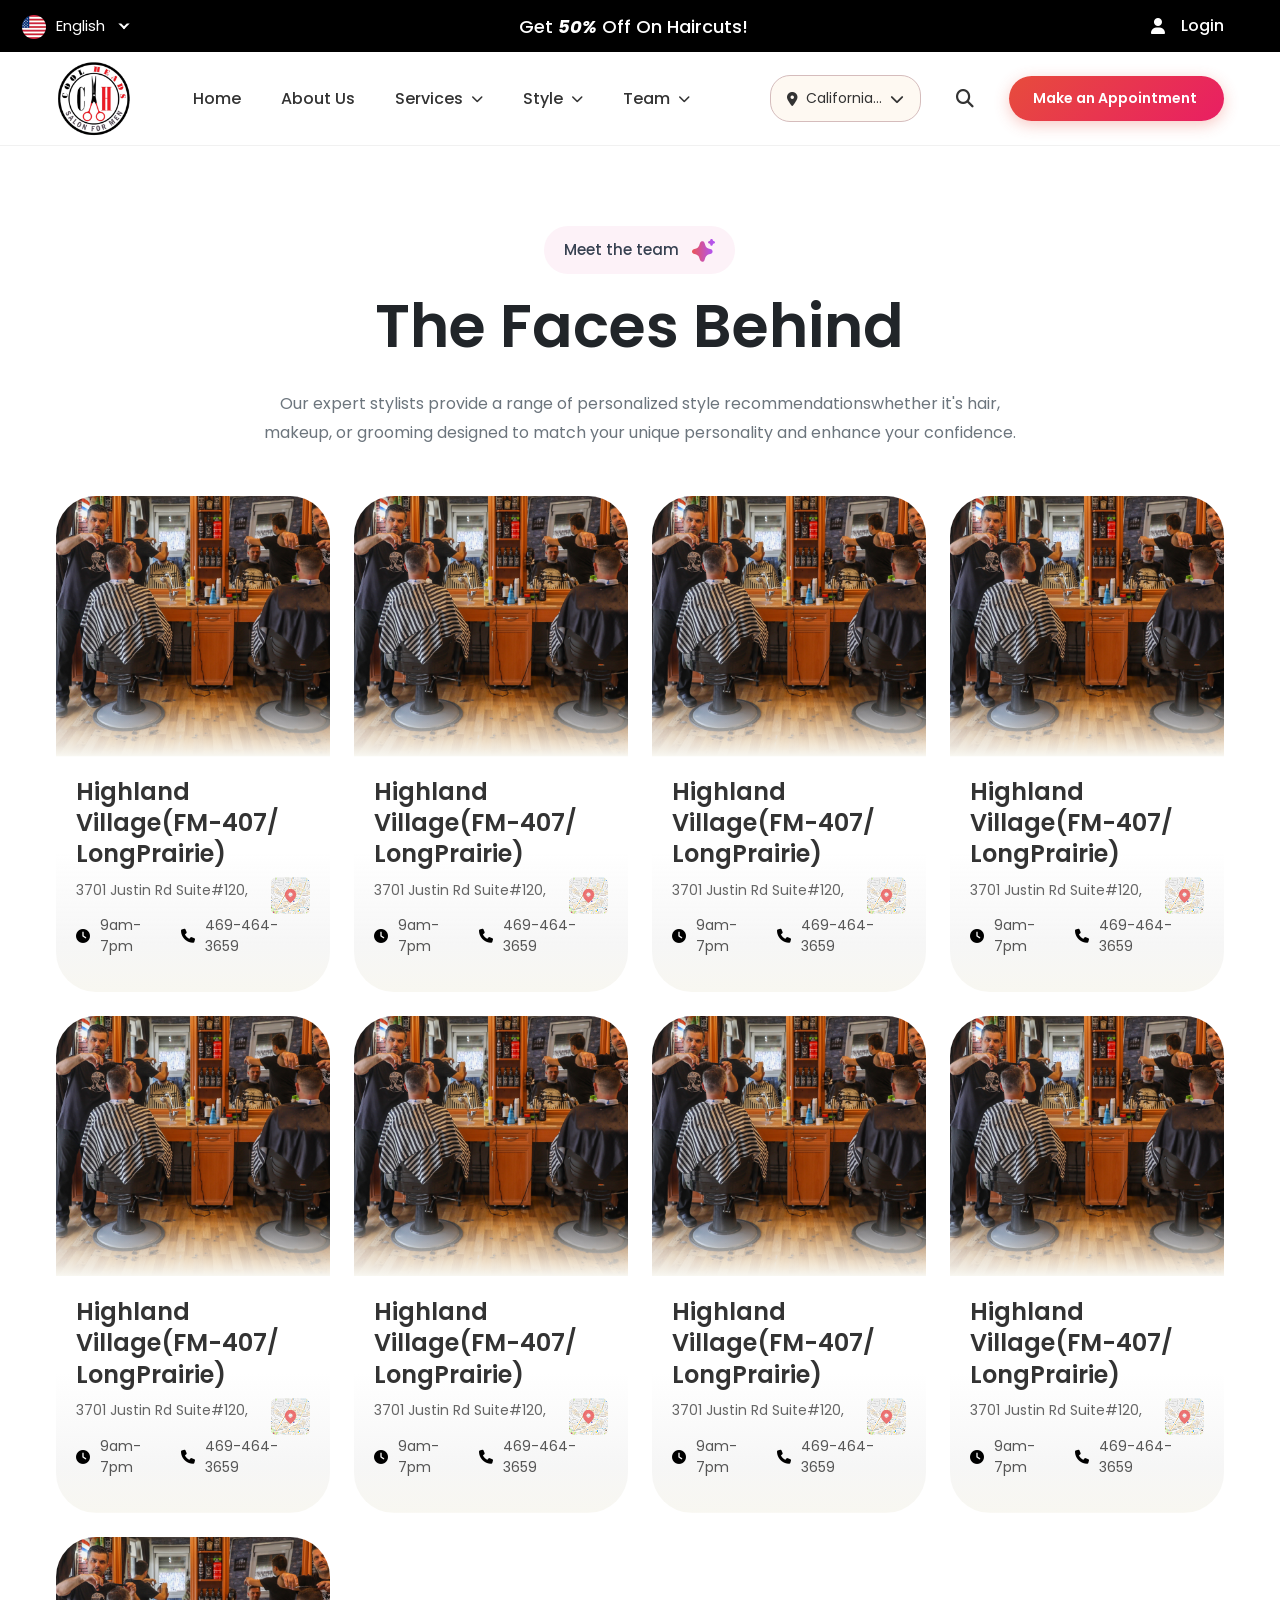
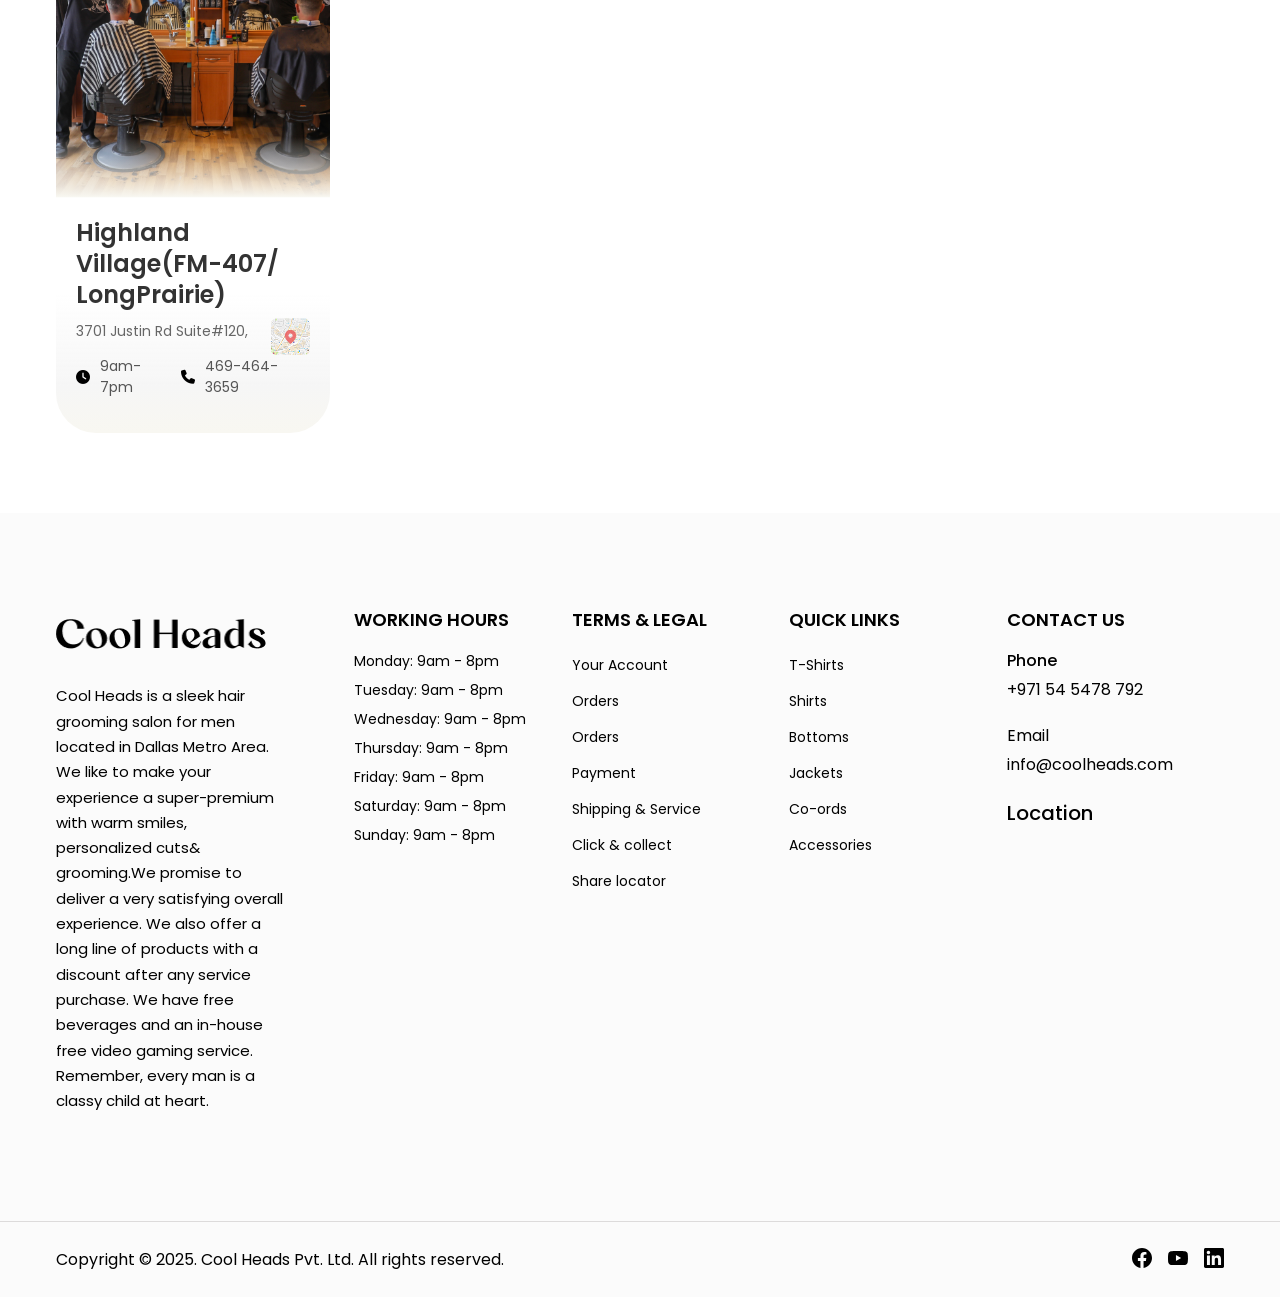
<file: styles.html>
<!DOCTYPE html>
<html lang="en">

<head>
    <meta charset="utf-8" />
    <meta name="viewport" content="width=device-width, initial-scale=1, shrink-to-fit=no" />

    <!-- GOOGLE FONTS -->
    <link rel="preconnect" href="https://fonts.googleapis.com" />
    <link rel="preconnect" href="https://fonts.gstatic.com" crossorigin />
    <link
        href="https://fonts.googleapis.com/css?family=Poppins:100,100italic,200,200italic,300,300italic,regular,italic,500,500italic,600,600italic,700,700italic,800,800italic,900,900italic"
        rel="stylesheet" />

    <!-- STYLES -->
    <link rel="stylesheet" href="assets/css/swiper.min.css" />
    <link rel="stylesheet" href="assets/css/select2.min.css" />
    <link rel="stylesheet" href="assets/css/main.min.css" />
    <link rel="stylesheet" href="assets/css/components/header.css" />
    <link rel="stylesheet" href="assets/css/pages/home.css" />
    <link rel="stylesheet" href="assets/css/pages/about.css" />
    <link rel="stylesheet" href="assets/css/components/footer.css" />

    <!-- favIcon -->
    <link rel="icon" href="assets/images/favicon.png" />
    <link rel="icon" href="assets/images/favicon.ico" />

    <!-- FONT AWESOME -->
    <link rel="stylesheet" href="https://cdnjs.cloudflare.com/ajax/libs/font-awesome/6.4.0/css/all.min.css" />

    <title>Cool Head Saloon | Home</title>
</head>

<body class="bg-white">
    <!-- HEADER BEGIN -->
    <header class="main-header" id="main-head">
        <div class="main-header__top">
            <div class="container d-flex justify-content-between align-items-center">

                <div class="main-header__topRight d-flex align-items-center">
                    <select id="language-select" class="language-select">
                        <option value="english" data-image="assets/icons/english-flag.png">
                            English
                        </option>
                        <option value="hindi" data-image="assets/icons/english-flag.png">
                            Hindi
                        </option>

                    </select>
                </div>

                <div class="main-header__topLeft text-color fs-18 fw-medium d-md-block d-none">
                    Get <b><i class="fs-18">50%</i></b> Off On Haircuts!
                </div>


                <div class="text-color fs-16">
                    <!-- Login -->
                    <a href="#" class="login-link d-flex align-items-center gap-3 lh-1 text-white fs-16 pe-lg-0">
                        <i class="fas fa-user"></i>
                        <span class="fs-16 d-none d-sm-inline">Login</span>
                    </a>
                </div>


            </div>
        </div>

        <div class="main-header__middle">
            <div class="container d-flex justify-content-between align-items-center">

                <div class="logo-section d-flex align-items-center gap-5">
                    <div class="d-flex align-items-center gap-3">
                        <div class="hamburger d-lg-none" aria-label="Toggle mobile menu">
                            <span></span>
                            <span></span>
                            <span></span>
                        </div>
                        <figure class="main-header__logo mb-0">
                            <img src="assets/images/logo_new.svg" alt="cool-salon-logo" />
                        </figure>
                    </div>

                    <!-- Main Navigation Menu -->
                    <nav class="main-header__nav nav-section d-lg-block d-none" aria-label="Main navigation">
                        <ul class="nav-menu d-flex align-items-center gap-3 mb-0">
                            <li><a href="#" class="nav-link">Home</a></li>
                            <li><a href="#" class="nav-link">About Us</a></li>
                            <li class="dropdown">
                                <a href="#" class="nav-link d-flex align-items-center gap-1">
                                    Services
                                    <i class="fas fa-chevron-down"></i>
                                </a>
                            </li>
                            <li class="dropdown">
                                <a href="#" class="nav-link d-flex align-items-center gap-1">
                                    Style
                                    <i class="fas fa-chevron-down"></i>
                                </a>
                            </li>
                            <li class="dropdown">
                                <a href="#" class="nav-link d-flex align-items-center gap-1">
                                    Team
                                    <i class="fas fa-chevron-down"></i>
                                </a>
                            </li>
                            <!-- <li><a href="#" class="nav-link">Contact Us</a></li> -->
                        </ul>
                    </nav>
                </div>


                <!-- Right Side Actions -->
                <div class="main-header__actions actions-section d-flex align-items-center gap-4">
                    <!-- Location Selector -->
                    <div class="location-selector">
                        <button class="location-btn d-flex align-items-center gap-2" aria-label="Select location">
                            <i class="fas fa-map-marker-alt"></i>
                            <span class="d-sm-inline">California...</span>
                            <i class="fas fa-chevron-down"></i>
                        </button>
                    </div>

                    <!-- Search Icon -->
                    <a href="#" class="search-icon" aria-label="Search" id="searchToggle">
                        <i class="fas fa-search"></i>
                    </a>

                    <!-- Search Bar Overlay -->
                    <div class="search-overlay" id="searchOverlay">
                        <div class="search-container">
                            <div class="search-header">
                                <h3>Search Products & Services</h3>
                                <button class="search-close" id="searchClose" aria-label="Close search">
                                    <i class="fas fa-times"></i>
                                </button>
                            </div>
                            <div class="search-input-wrapper">
                                <div class="search-input-container">
                                    <i class="fas fa-search search-input-icon"></i>
                                    <input type="text" class="search-input" id="searchInput"
                                        placeholder="Search for haircuts, styling, products..." autocomplete="off">
                                    <button class="search-submit" type="button" aria-label="Search">
                                        <i class="fas fa-arrow-right"></i>
                                    </button>
                                </div>
                            </div>
                            <div class="search-suggestions">
                                <div class="suggestion-category">
                                    <h4>Popular Searches</h4>
                                    <div class="suggestion-tags">
                                        <span class="suggestion-tag">Haircut</span>
                                        <span class="suggestion-tag">Beard Trim</span>
                                        <span class="suggestion-tag">Hair Styling</span>
                                        <span class="suggestion-tag">Facial</span>
                                    </div>
                                </div>
                                <div class="suggestion-category">
                                    <h4>Services</h4>
                                    <div class="suggestion-tags">
                                        <span class="suggestion-tag">Hair Coloring</span>
                                        <span class="suggestion-tag">Hair Treatment</span>
                                        <span class="suggestion-tag">Shampoo & Cut</span>
                                        <span class="suggestion-tag">Kids Haircut</span>
                                    </div>
                                </div>
                            </div>
                        </div>
                    </div>



                    <!-- Make Appointment Button -->
                    <a href="#" class="appointment-btn d-lg-block d-none">
                        <span class="d-none d-sm-inline">Make an Appointment</span>
                        <i class="fas fa-arrow-up-right"></i>
                    </a>
                </div>
            </div>

            <!-- Mobile Navigation -->
            <nav class="main-header__bottom d-lg-none mobile-menu" aria-label="Mobile navigation">
                <div class="container">
                    <ul class="mobile-nav">
                        <li><a href="#" class="no-decoration">Home</a></li>
                        <li><a href="#" class="no-decoration">About Us</a></li>
                        <li><a href="#" class="no-decoration">Services</a></li>
                        <li><a href="#" class="no-decoration">Style</a></li>
                        <li><a href="#" class="no-decoration">Team</a></li>
                        <li><a href="#" class="no-decoration">Contact Us</a></li>
                    </ul>
                </div>
            </nav>
        </div>
    </header>
    <!-- HEADER END -->

    <!-- HOME PAGE BEGIN -->
    <main class="home-page" id="main-content">




        <!-- Home Team Now Begin-->
        <section class="service-team">
            <div class="container">
                <div class="col-lg-10 mx-auto text-center">
                    <div class="badge badge-about">
                        <span class="badge-text">Meet the team</span>
                        <div class="badge-icon">
                            <img src="assets/images/home/ai.svg" alt="AI Icon" class="badge-image">
                        </div>
                    </div>
                    <h2 class="home-team__title fw-semibold">The Faces Behind</h2>
                    <p class="home-team__description fs-16 text-muted">
                        Our expert stylists provide a range of personalized style recommendationswhether it's hair,
                        makeup, or grooming designed to match your unique personality and enhance your confidence.
                    </p>
                </div>

                <!-- Swiper slide -->
                <div class="team-slider mt-4 mt-lg-5">
                  <div class="row row-cols-lg-4 row-cols-md-3 row-cols-1">
                    <div class="col">
                        <div class="team-card">
                            <div class="team-card__image">
                                <img src="./assets/images/home/slide-1.png" alt="Team Member" />
                                <div class="team-card__expand">
                                    <i class="fas fa-expand-alt"></i>
                                </div>
                            </div>
                            <div class="team-card__content">
                                <h4 class="team-card__title">Highland Village(FM-407/ LongPrairie)</h4>

                                <div class="d-flex justify-content-between align-items-end">
                                    <p class="team-card__address">3701 Justin Rd Suite#120,</p>
                                    <div class="team-card__location">
                                        <figure class="mb-0">
                                            <img src="./assets/images/home/map.png" alt="location" />
                                        </figure>
                                    </div>
                                </div>


                                <div class="team-card__info d-flex  gap-2">
                                    <div class="team-card__hours">
                                        <i class="fas fa-clock"></i>
                                        <span>9am-7pm</span>
                                    </div>
                                    <div class="team-card__phone">
                                        <i class="fas fa-phone"></i>
                                        <span>469-464-3659</span>
                                    </div>
                                </div>
                            </div>
                        </div>
                    </div>
                    <div class="col">
                        <div class="team-card">
                            <div class="team-card__image">
                                <img src="./assets/images/home/slide-1.png" alt="Team Member" />
                                <div class="team-card__expand">
                                    <i class="fas fa-expand-alt"></i>
                                </div>
                            </div>
                            <div class="team-card__content">
                                <h4 class="team-card__title">Highland Village(FM-407/ LongPrairie)</h4>

                                <div class="d-flex justify-content-between align-items-end">
                                    <p class="team-card__address">3701 Justin Rd Suite#120,</p>
                                    <div class="team-card__location">
                                        <figure class="mb-0">
                                            <img src="./assets/images/home/map.png" alt="location" />
                                        </figure>
                                    </div>
                                </div>


                                <div class="team-card__info d-flex  gap-2">
                                    <div class="team-card__hours">
                                        <i class="fas fa-clock"></i>
                                        <span>9am-7pm</span>
                                    </div>
                                    <div class="team-card__phone">
                                        <i class="fas fa-phone"></i>
                                        <span>469-464-3659</span>
                                    </div>
                                </div>
                            </div>
                        </div>
                    </div>
                    <div class="col">
                        <div class="team-card">
                            <div class="team-card__image">
                                <img src="./assets/images/home/slide-1.png" alt="Team Member" />
                                <div class="team-card__expand">
                                    <i class="fas fa-expand-alt"></i>
                                </div>
                            </div>
                            <div class="team-card__content">
                                <h4 class="team-card__title">Highland Village(FM-407/ LongPrairie)</h4>

                                <div class="d-flex justify-content-between align-items-end">
                                    <p class="team-card__address">3701 Justin Rd Suite#120,</p>
                                    <div class="team-card__location">
                                        <figure class="mb-0">
                                            <img src="./assets/images/home/map.png" alt="location" />
                                        </figure>
                                    </div>
                                </div>


                                <div class="team-card__info d-flex  gap-2">
                                    <div class="team-card__hours">
                                        <i class="fas fa-clock"></i>
                                        <span>9am-7pm</span>
                                    </div>
                                    <div class="team-card__phone">
                                        <i class="fas fa-phone"></i>
                                        <span>469-464-3659</span>
                                    </div>
                                </div>
                            </div>
                        </div>
                    </div>
                    <div class="col">
                        <div class="team-card">
                            <div class="team-card__image">
                                <img src="./assets/images/home/slide-1.png" alt="Team Member" />
                                <div class="team-card__expand">
                                    <i class="fas fa-expand-alt"></i>
                                </div>
                            </div>
                            <div class="team-card__content">
                                <h4 class="team-card__title">Highland Village(FM-407/ LongPrairie)</h4>

                                <div class="d-flex justify-content-between align-items-end">
                                    <p class="team-card__address">3701 Justin Rd Suite#120,</p>
                                    <div class="team-card__location">
                                        <figure class="mb-0">
                                            <img src="./assets/images/home/map.png" alt="location" />
                                        </figure>
                                    </div>
                                </div>


                                <div class="team-card__info d-flex  gap-2">
                                    <div class="team-card__hours">
                                        <i class="fas fa-clock"></i>
                                        <span>9am-7pm</span>
                                    </div>
                                    <div class="team-card__phone">
                                        <i class="fas fa-phone"></i>
                                        <span>469-464-3659</span>
                                    </div>
                                </div>
                            </div>
                        </div>
                    </div>
                    <div class="col">
                        <div class="team-card">
                            <div class="team-card__image">
                                <img src="./assets/images/home/slide-1.png" alt="Team Member" />
                                <div class="team-card__expand">
                                    <i class="fas fa-expand-alt"></i>
                                </div>
                            </div>
                            <div class="team-card__content">
                                <h4 class="team-card__title">Highland Village(FM-407/ LongPrairie)</h4>

                                <div class="d-flex justify-content-between align-items-end">
                                    <p class="team-card__address">3701 Justin Rd Suite#120,</p>
                                    <div class="team-card__location">
                                        <figure class="mb-0">
                                            <img src="./assets/images/home/map.png" alt="location" />
                                        </figure>
                                    </div>
                                </div>


                                <div class="team-card__info d-flex  gap-2">
                                    <div class="team-card__hours">
                                        <i class="fas fa-clock"></i>
                                        <span>9am-7pm</span>
                                    </div>
                                    <div class="team-card__phone">
                                        <i class="fas fa-phone"></i>
                                        <span>469-464-3659</span>
                                    </div>
                                </div>
                            </div>
                        </div>
                    </div>
                    <div class="col">
                        <div class="team-card">
                            <div class="team-card__image">
                                <img src="./assets/images/home/slide-1.png" alt="Team Member" />
                                <div class="team-card__expand">
                                    <i class="fas fa-expand-alt"></i>
                                </div>
                            </div>
                            <div class="team-card__content">
                                <h4 class="team-card__title">Highland Village(FM-407/ LongPrairie)</h4>

                                <div class="d-flex justify-content-between align-items-end">
                                    <p class="team-card__address">3701 Justin Rd Suite#120,</p>
                                    <div class="team-card__location">
                                        <figure class="mb-0">
                                            <img src="./assets/images/home/map.png" alt="location" />
                                        </figure>
                                    </div>
                                </div>


                                <div class="team-card__info d-flex  gap-2">
                                    <div class="team-card__hours">
                                        <i class="fas fa-clock"></i>
                                        <span>9am-7pm</span>
                                    </div>
                                    <div class="team-card__phone">
                                        <i class="fas fa-phone"></i>
                                        <span>469-464-3659</span>
                                    </div>
                                </div>
                            </div>
                        </div>
                    </div>
                    <div class="col">
                        <div class="team-card">
                            <div class="team-card__image">
                                <img src="./assets/images/home/slide-1.png" alt="Team Member" />
                                <div class="team-card__expand">
                                    <i class="fas fa-expand-alt"></i>
                                </div>
                            </div>
                            <div class="team-card__content">
                                <h4 class="team-card__title">Highland Village(FM-407/ LongPrairie)</h4>

                                <div class="d-flex justify-content-between align-items-end">
                                    <p class="team-card__address">3701 Justin Rd Suite#120,</p>
                                    <div class="team-card__location">
                                        <figure class="mb-0">
                                            <img src="./assets/images/home/map.png" alt="location" />
                                        </figure>
                                    </div>
                                </div>


                                <div class="team-card__info d-flex  gap-2">
                                    <div class="team-card__hours">
                                        <i class="fas fa-clock"></i>
                                        <span>9am-7pm</span>
                                    </div>
                                    <div class="team-card__phone">
                                        <i class="fas fa-phone"></i>
                                        <span>469-464-3659</span>
                                    </div>
                                </div>
                            </div>
                        </div>
                    </div>
                    <div class="col">
                        <div class="team-card">
                            <div class="team-card__image">
                                <img src="./assets/images/home/slide-1.png" alt="Team Member" />
                                <div class="team-card__expand">
                                    <i class="fas fa-expand-alt"></i>
                                </div>
                            </div>
                            <div class="team-card__content">
                                <h4 class="team-card__title">Highland Village(FM-407/ LongPrairie)</h4>

                                <div class="d-flex justify-content-between align-items-end">
                                    <p class="team-card__address">3701 Justin Rd Suite#120,</p>
                                    <div class="team-card__location">
                                        <figure class="mb-0">
                                            <img src="./assets/images/home/map.png" alt="location" />
                                        </figure>
                                    </div>
                                </div>


                                <div class="team-card__info d-flex  gap-2">
                                    <div class="team-card__hours">
                                        <i class="fas fa-clock"></i>
                                        <span>9am-7pm</span>
                                    </div>
                                    <div class="team-card__phone">
                                        <i class="fas fa-phone"></i>
                                        <span>469-464-3659</span>
                                    </div>
                                </div>
                            </div>
                        </div>
                    </div>
                    <div class="col">
                        <div class="team-card">
                            <div class="team-card__image">
                                <img src="./assets/images/home/slide-1.png" alt="Team Member" />
                                <div class="team-card__expand">
                                    <i class="fas fa-expand-alt"></i>
                                </div>
                            </div>
                            <div class="team-card__content">
                                <h4 class="team-card__title">Highland Village(FM-407/ LongPrairie)</h4>

                                <div class="d-flex justify-content-between align-items-end">
                                    <p class="team-card__address">3701 Justin Rd Suite#120,</p>
                                    <div class="team-card__location">
                                        <figure class="mb-0">
                                            <img src="./assets/images/home/map.png" alt="location" />
                                        </figure>
                                    </div>
                                </div>


                                <div class="team-card__info d-flex  gap-2">
                                    <div class="team-card__hours">
                                        <i class="fas fa-clock"></i>
                                        <span>9am-7pm</span>
                                    </div>
                                    <div class="team-card__phone">
                                        <i class="fas fa-phone"></i>
                                        <span>469-464-3659</span>
                                    </div>
                                </div>
                            </div>
                        </div>
                    </div>
                  
                  </div>
                </div>
            </div>
        </section>
        <!-- Home Team Now End-->



    </main>
    <!-- HOME PAGE END -->

    <!-- FOOTER BEGIN -->
    <footer class="footer bg-black text-black">
        <div class="container">
            <div class="row footer_wrapper">
                <div class="col-md-3">
                    <figure class="mb-0 footer-head_logo">
                        <a href="#">
                            <img src="./assets/images/home/footer-head.png" alt="logo" />
                        </a>
                    </figure>
                    <p class="fs-15 col-xl-10">
                        Cool Heads is a sleek hair grooming salon for men located in Dallas Metro Area. We like to make
                        your
                        experience a super-premium with warm smiles, personalized cuts& grooming.We promise to deliver a
                        very
                        satisfying overall experience. We also offer a long line of products with a discount after any
                        service
                        purchase. We have free beverages and an in-house free video gaming service. Remember, every man
                        is a classy
                        child at heart.
                    </p>
                </div>
                <div class="col-md-9 ">
                    <div class="row row-cols-lg-4 row-cols-md-3 gx-0 justify-content-between">
                        <div class="footer_item d-sm-block d-none">
                            <h5 class="text-uppercase ">Working Hours</h5>
                            <ul class="flex flex-column pl-0 text-decoration-none">
                                <li>
                                    <span class="text-decoration-none">Monday: 9am - 8pm</span>
                                </li>
                                <li>
                                    <span class="text-decoration-none">Tuesday: 9am - 8pm</span>
                                </li>
                                <li>
                                    <span class="text-decoration-none">Wednesday: 9am - 8pm</span>
                                </li>
                                <li>
                                    <span class="text-decoration-none">Thursday: 9am - 8pm</span>
                                </li>
                                <li>
                                    <span class="text-decoration-none">Friday: 9am - 8pm</span>
                                </li>
                                <li>
                                    <span class="text-decoration-none">Saturday: 9am - 8pm</span>
                                </li>
                                <li>
                                    <span class="text-decoration-none">Sunday: 9am - 8pm</span>
                                </li>
                            </ul>
                        </div>

                        <div class="footer_item d-sm-block d-none">
                            <h5 class="text-uppercase">Terms & legal</h5>
                            <ul class="flex flex-column pl-0 text-decoration-none">
                                <li>
                                    <a href="#" class="text-decoration-none"> Your Account </a>
                                </li>
                                <li><a href="#" class="text-decoration-none"> Orders</a></li>
                                <li>
                                    <a href="#" class="text-decoration-none"> Orders </a>
                                </li>
                                <li>
                                    <a href="#" class="text-decoration-none">Payment </a>
                                </li>
                                <li>
                                    <a href="#" class="text-decoration-none">
                                        Shipping & Service
                                    </a>
                                </li>
                                <li>
                                    <a href="#" class="text-decoration-none">
                                        Click & collect
                                    </a>
                                </li>
                                <li>
                                    <a href="#" class="text-decoration-none"> Share locator </a>
                                </li>
                            </ul>
                        </div>

                        <div class="footer_item d-lg-block d-none">
                            <h5 class="text-uppercase">Quick Links</h5>
                            <ul class="flex flex-column pl-0 text-decoration-none">
                                <li>
                                    <a href="#" class="text-decoration-none"> T-Shirts </a>
                                </li>
                                <li>
                                    <a href="#" class="text-decoration-none"> Shirts </a>
                                </li>
                                <li>
                                    <a href="#" class="text-decoration-none"> Bottoms </a>
                                </li>

                                <li>
                                    <a href="#" class="text-decoration-none"> Jackets </a>
                                </li>
                                <li>
                                    <a href="#" class="text-decoration-none"> Co-ords </a>
                                </li>
                                <li>
                                    <a href="#" class="text-decoration-none"> Accessories </a>
                                </li>
                            </ul>
                        </div>

                        <div class="d-sm-none d-flex gap-5 pt24 border-bottom-1">
                            <div class="footer_item">
                                <h5 class="text-uppercase">USEFUL LINKS</h5>
                                <ul class="flex flex-column pl-0 text-decoration-none mb-0">
                                    <li>
                                        <a href="#" class="text-decoration-none"> Contact Us </a>
                                    </li>
                                    <li>
                                        <a href="#" class="text-decoration-none"> About Us </a>
                                    </li>
                                    <li>
                                        <a href="#" class="text-decoration-none">
                                            Return & Exchange
                                        </a>
                                    </li>
                                    <li>
                                        <a href="#" class="text-decoration-none"> Refund </a>
                                    </li>
                                    <li>
                                        <a href="#" class="text-decoration-none">
                                            Shipping Policy
                                        </a>
                                    </li>
                                </ul>
                            </div>

                            <div class="footer_item">
                                <h5 class="text-uppercase">HELP & FAQs</h5>
                                <ul class="flex flex-column pl-0 text-decoration-none mb-0">
                                    <li>
                                        <a href="#" class="text-decoration-none">
                                            Your Account
                                        </a>
                                    </li>
                                    <li>
                                        <a href="#" class="text-decoration-none"> Orders</a>
                                    </li>
                                    <li>
                                        <a href="#" class="text-decoration-none"> Orders </a>
                                    </li>
                                    <li>
                                        <a href="#" class="text-decoration-none">Payment </a>
                                    </li>
                                    <li>
                                        <a href="#" class="text-decoration-none">
                                            Shipping & Service
                                        </a>
                                    </li>
                                    <li>
                                        <a href="#" class="text-decoration-none">
                                            Click & collect
                                        </a>
                                    </li>
                                    <li>
                                        <a href="#" class="text-decoration-none">
                                            Share locator
                                        </a>
                                    </li>
                                </ul>
                            </div>
                        </div>

                        <div class="footer_item support">
                            <h5 class="text-uppercase">Contact Us</h5>
                            <div class="footer_itemPhone">
                                <h6 class="title">Phone</h6>
                                <a href="tel:+971545478792" class="text-decoration-none">+971 54 5478 792</a>
                            </div>
                            <div class="footer_itemEmail">
                                <h6 class="title fw-regular">Email</h6>
                                <a href="mailto:info@coolheads.com" class="text-decoration-none">info@coolheads.com</a>
                            </div>
                            <div class="footer_itemMap">
                                <h6 class="title">Location</h6>
                                <iframe
                                    src="https://www.google.com/maps/embed?pb=!1m18!1m12!1m3!1d3610.1783839263197!2d55.2704!3d25.2048!2m3!1f0!2f0!3f0!3m2!1i1024!2i768!4f13.1!3m3!1m2!1s0x0%3A0x0!2zMjXCsDEyJzE3LjMiTiA1NcKwMTYnMTMuNCJF!5e0!3m2!1sen!2sae!4v1234567890"
                                    width="200" height="150" style="border:0; border-radius: 8px;" allowfullscreen=""
                                    loading="lazy" referrerpolicy="no-referrer-when-downgrade">
                                </iframe>
                            </div>
                        </div>
                    </div>
                </div>
            </div>
        </div>
        <div class="footer_bottom py-4 border-top">
            <div class="container">
                <div class="d-flex justify-content-between align-content-center copyright_text">
                    <p class="mb-0">Copyright © 2025. Cool Heads Pvt. Ltd. All rights reserved.</p>
                    <ul class="d-flex gap-3 mb-0">
                        <li>
                            <a href="https://facebook.com" target="_blank" aria-label="Facebook">
                                <svg width="20" height="20" viewBox="0 0 24 24" fill="currentColor">
                                    <path
                                        d="M24 12.073c0-6.627-5.373-12-12-12s-12 5.373-12 12c0 5.99 4.388 10.954 10.125 11.854v-8.385H7.078v-3.47h3.047V9.43c0-3.007 1.792-4.669 4.533-4.669 1.312 0 2.686.235 2.686.235v2.953H15.83c-1.491 0-1.956.925-1.956 1.874v2.25h3.328l-.532 3.47h-2.796v8.385C19.612 23.027 24 18.062 24 12.073z" />
                                </svg>
                            </a>
                        </li>
                        <li>
                            <a href="https://youtube.com" target="_blank" aria-label="YouTube">
                                <svg width="20" height="20" viewBox="0 0 24 24" fill="currentColor">
                                    <path
                                        d="M23.498 6.186a3.016 3.016 0 0 0-2.122-2.136C19.505 3.545 12 3.545 12 3.545s-7.505 0-9.377.505A3.017 3.017 0 0 0 .502 6.186C0 8.07 0 12 0 12s0 3.93.502 5.814a3.016 3.016 0 0 0 2.122 2.136c1.871.505 9.376.505 9.376.505s7.505 0 9.377-.505a3.015 3.015 0 0 0 2.122-2.136C24 15.93 24 12 24 12s0-3.93-.502-5.814zM9.545 15.568V8.432L15.818 12l-6.273 3.568z" />
                                </svg>
                            </a>
                        </li>
                        <li>
                            <a href="https://linkedin.com" target="_blank" aria-label="LinkedIn">
                                <svg width="20" height="20" viewBox="0 0 24 24" fill="currentColor">
                                    <path
                                        d="M20.447 20.452h-3.554v-5.569c0-1.328-.027-3.037-1.852-3.037-1.853 0-2.136 1.445-2.136 2.939v5.667H9.351V9h3.414v1.561h.046c.477-.9 1.637-1.85 3.37-1.85 3.601 0 4.267 2.37 4.267 5.455v6.286zM5.337 7.433c-1.144 0-2.063-.926-2.063-2.065 0-1.138.92-2.063 2.063-2.063 1.14 0 2.064.925 2.064 2.063 0 1.139-.925 2.065-2.064 2.065zm1.782 13.019H3.555V9h3.564v11.452zM22.225 0H1.771C.792 0 0 .774 0 1.729v20.542C0 23.227.792 24 1.771 24h20.451C23.2 24 24 23.227 24 22.271V1.729C24 .774 23.2 0 22.222 0h.003z" />
                                </svg>
                            </a>
                        </li>
                    </ul>
                </div>
            </div>
        </div>
    </footer>
    <!-- FOOTER END -->

    <!-- SCRIPTS -->
    <script src="assets/js/vendors/jquery.min.js"></script>
    <script src="assets/js/vendors/bootstrap-bundle.min.js"></script>
    <script src="assets/js/vendors/swiper-bundle.min.js"></script>
    <script src="assets/js/vendors/select2.min.js"></script>
    <script src="assets/js/main.js"></script>
    <script src="assets/js/pages/home.js"></script>
</body>

</html>
</file>
<file: assets/css/components/header.css>
.main-header {
  z-index: 1050;
  position: sticky;
  -webkit-transition: -webkit-transform 0.6s ease;
  transition: -webkit-transform 0.6s ease;
  transition: transform 0.6s ease;
  transition: transform 0.6s ease, -webkit-transform 0.6s ease;
  top: 0;
}
@media screen and (min-width: 1400px) {
  .main-header.scroll-down {
    -webkit-transform: translateY(-48px);
            transform: translateY(-48px);
  }
  .main-header.scroll-up {
    -webkit-transform: translateY(0);
            transform: translateY(0);
  }
}
@media screen and (max-width: 991.98px) {
  .main-header {
    position: fixed;
    width: 100%;
  }
}
@media screen and (max-width: 991.98px) {
  .main-header__logo {
    max-width: 77px;
  }
}
@media screen and (max-width: 767.98px) {
  .main-header__logo {
    max-width: 55px;
  }
}
.main-header__top {
  --text-color: #ffffff;
  background-color: #000000;
  padding-block: 0.4375rem;
}
@media screen and (min-width: 768px) {
  .main-header__top {
    padding-block: 0.625rem;
  }
}
@media screen and (min-width: 1600px) {
  .main-header__top {
    padding-block: 0.625rem;
  }
}
.main-header__top .location {
  margin-left: 10px;
}
.main-header__top .location img {
  width: 12px;
  height: 12px;
}
@media screen and (min-width: 768px) {
  .main-header__top .location img {
    width: 18px;
    height: 18px;
  }
}
@media screen and (max-width: 991.98px) {
  .main-header__topRight {
    padding-left: 35px;
  }
}
@media screen and (max-width: 767.98px) {
  .main-header__topRight .select2-language {
    font-size: 12px;
  }
}
@media screen and (max-width: 329.98px) {
  .main-header__topRight {
    -webkit-box-orient: vertical;
    -webkit-box-direction: normal;
        -ms-flex-direction: column;
            flex-direction: column;
    -webkit-box-align: start;
        -ms-flex-align: start;
            align-items: flex-start;
    padding-left: 0;
    gap: 10px;
  }
}
@media screen and (max-width: 767.98px) {
  .main-header__topRight .language-select {
    font-size: 0.75rem;
    padding: 0.25rem 0.5rem;
  }
}
@media screen and (max-width: 480px) {
  .main-header__topRight .language-select {
    font-size: 0.6875rem;
    padding: 0.1875rem 0.375rem;
  }
}
@media screen and (max-width: 767.98px) {
  .main-header__top .container {
    -webkit-box-orient: horizontal;
    -webkit-box-direction: normal;
        -ms-flex-direction: row;
            flex-direction: row;
    gap: 0.9375rem;
    -webkit-box-align: center;
        -ms-flex-align: center;
            align-items: center;
    -webkit-box-pack: justify;
        -ms-flex-pack: justify;
            justify-content: space-between;
    -ms-flex-wrap: wrap;
        flex-wrap: wrap;
  }
  .main-header__top .main-header__topLeft {
    -webkit-box-ordinal-group: 3;
        -ms-flex-order: 2;
            order: 2;
    font-size: 0.875rem;
    -webkit-box-flex: 1;
        -ms-flex: 1;
            flex: 1;
    text-align: center;
    min-width: 200px;
  }
  .main-header__top .main-header__topRight {
    -webkit-box-ordinal-group: 2;
        -ms-flex-order: 1;
            order: 1;
    padding-left: 0;
    -webkit-box-flex: 0;
        -ms-flex: 0 0 auto;
            flex: 0 0 auto;
  }
  .main-header__top .login-link {
    -webkit-box-ordinal-group: 4;
        -ms-flex-order: 3;
            order: 3;
    -webkit-box-pack: center;
        -ms-flex-pack: center;
            justify-content: center;
    -webkit-box-flex: 0;
        -ms-flex: 0 0 auto;
            flex: 0 0 auto;
  }
}
@media screen and (max-width: 480px) {
  .main-header__top {
    padding-block: 0.5rem;
  }
  .main-header__top .container {
    gap: 0.625rem;
    -webkit-box-orient: horizontal;
    -webkit-box-direction: normal;
        -ms-flex-direction: row;
            flex-direction: row;
    -webkit-box-pack: justify;
        -ms-flex-pack: justify;
            justify-content: space-between;
  }
  .main-header__top .main-header__topLeft {
    font-size: 0.75rem;
    -webkit-box-flex: 1;
        -ms-flex: 1;
            flex: 1;
    min-width: 150px;
  }
  .main-header__top .main-header__topRight {
    -webkit-box-flex: 0;
        -ms-flex: 0 0 auto;
            flex: 0 0 auto;
  }
  .main-header__top .login-link {
    -webkit-box-flex: 0;
        -ms-flex: 0 0 auto;
            flex: 0 0 auto;
  }
}
@media screen and (max-width: 360px) {
  .main-header__top {
    padding-block: 0.375rem;
  }
  .main-header__top .container {
    gap: 0.5rem;
    -webkit-box-orient: horizontal;
    -webkit-box-direction: normal;
        -ms-flex-direction: row;
            flex-direction: row;
    -webkit-box-pack: justify;
        -ms-flex-pack: justify;
            justify-content: space-between;
  }
  .main-header__top .main-header__topLeft {
    font-size: 0.6875rem;
    -webkit-box-flex: 1;
        -ms-flex: 1;
            flex: 1;
    min-width: 120px;
  }
}
@media screen and (max-width: 767.98px) {
  .main-header__top .container {
    display: -webkit-box;
    display: -ms-flexbox;
    display: flex;
    -webkit-box-align: center;
        -ms-flex-align: center;
            align-items: center;
    -webkit-box-pack: justify;
        -ms-flex-pack: justify;
            justify-content: space-between;
    width: 100%;
  }
}
@media screen and (max-width: 320px) {
  .main-header__top {
    padding-block: 0.3125rem;
  }
  .main-header__top .container {
    gap: 0.375rem;
    -webkit-box-orient: horizontal;
    -webkit-box-direction: normal;
        -ms-flex-direction: row;
            flex-direction: row;
    -webkit-box-pack: justify;
        -ms-flex-pack: justify;
            justify-content: space-between;
    -webkit-box-align: center;
        -ms-flex-align: center;
            align-items: center;
  }
  .main-header__top .main-header__topLeft {
    font-size: 0.625rem;
    -webkit-box-flex: 1;
        -ms-flex: 1;
            flex: 1;
    min-width: 100px;
    line-height: 1.2;
  }
  .main-header__top .main-header__topRight {
    -webkit-box-flex: 0;
        -ms-flex: 0 0 auto;
            flex: 0 0 auto;
  }
  .main-header__top .main-header__topRight .language-select {
    font-size: 0.625rem;
    padding: 0.125rem 0.25rem;
  }
  .main-header__top .login-link {
    -webkit-box-flex: 0;
        -ms-flex: 0 0 auto;
            flex: 0 0 auto;
    padding: 0.25rem 0.5rem;
  }
  .main-header__top .login-link i {
    font-size: 0.75rem;
  }
}
@media screen and (max-width: 767.98px) {
  .main-header__top .main-header__topLeft,
  .main-header__top .main-header__topRight,
  .main-header__top .login-link {
    white-space: nowrap;
    overflow: hidden;
    text-overflow: ellipsis;
  }
}
.main-header__middle {
  border-bottom: 1px solid rgba(221, 219, 219, 0.4);
  padding-top: 1rem;
  padding-bottom: 1rem;
  background-color: #ffffff;
  z-index: 2;
  position: relative;
}
@media screen and (min-width: 992px) {
  .main-header__middle {
    padding-top: 0.5rem;
    padding-bottom: 0.5rem;
  }
}
@media screen and (min-width: 1600px) {
  .main-header__middle {
    padding-top: 0.625rem;
    padding-bottom: 0.625rem;
  }
}
.main-header__middle .hamburger {
  width: 32px;
  height: 32px;
  padding: 8px;
  border: 1px solid var(--border-color);
  border-radius: 3px;
  display: -webkit-box;
  display: -ms-flexbox;
  display: flex;
  -webkit-box-orient: vertical;
  -webkit-box-direction: normal;
      -ms-flex-direction: column;
          flex-direction: column;
  gap: 5px;
  cursor: pointer;
  background: transparent;
  -webkit-transition: all 0.3s ease;
  transition: all 0.3s ease;
  -webkit-user-select: none;
     -moz-user-select: none;
      -ms-user-select: none;
          user-select: none;
}
.main-header__middle .hamburger:hover {
  background-color: rgba(0, 0, 0, 0.05);
  border-color: rgba(0, 0, 0, 0.2);
}
.main-header__middle .hamburger:active {
  background-color: rgba(0, 0, 0, 0.1);
  -webkit-transform: scale(0.95);
          transform: scale(0.95);
}
.main-header__middle .hamburger span {
  width: 100%;
  -webkit-box-flex: 0;
      -ms-flex: 0 0 2px;
          flex: 0 0 2px;
  display: inline-block;
  background-color: #000000;
  border-radius: 6px;
  -webkit-transition: 0.3s ease transform, 0.3s ease opacity;
  transition: 0.3s ease transform, 0.3s ease opacity;
  pointer-events: none;
}
@media screen and (max-width: 991.98px) {
  .main-header__middle .container {
    gap: 0.9375rem;
  }
  .main-header__middle .logo-section {
    gap: 0.9375rem;
  }
}
@media screen and (max-width: 767.98px) {
  .main-header__middle {
    padding-top: 0.75rem;
    padding-bottom: 0.75rem;
  }
  .main-header__middle .container {
    gap: 0.625rem;
  }
  .main-header__middle .logo-section {
    gap: 0.625rem;
  }
}
.main-header__search {
  height: 48px;
  -webkit-box-flex: 1;
      -ms-flex: auto;
          flex: auto;
}
@media screen and (min-width: 768px) {
  .main-header__search {
    -webkit-padding-start: 7%;
            padding-inline-start: 7%;
    -webkit-padding-end: 4.4%;
            padding-inline-end: 4.4%;
  }
}
.main-header__search .search-group {
  width: 100%;
  height: 100%;
  display: -webkit-box;
  display: -ms-flexbox;
  display: flex;
  -webkit-box-align: center;
      -ms-flex-align: center;
          align-items: center;
}
.main-header__search .search-group .search-input {
  height: 100%;
  border-radius: 30px 0 0 30px;
  border: 1px solid #000;
  -webkit-box-flex: 1;
      -ms-flex: auto;
          flex: auto;
  width: 100%;
  -webkit-box-shadow: none;
          box-shadow: none;
  outline: none;
  text-indent: 18px;
}
.main-header__search .search-group .search-input:focus::-webkit-input-placeholder {
  text-indent: 30px;
  opacity: 0;
}
.main-header__search .search-group .search-input:focus::-moz-placeholder {
  text-indent: 30px;
  opacity: 0;
}
.main-header__search .search-group .search-input:focus:-ms-input-placeholder {
  text-indent: 30px;
  opacity: 0;
}
.main-header__search .search-group .search-input:focus::-ms-input-placeholder {
  text-indent: 30px;
  opacity: 0;
}
.main-header__search .search-group .search-input:focus::placeholder {
  text-indent: 30px;
  opacity: 0;
}
@media screen and (min-width: 576px) {
  .main-header__search .search-group .search-input {
    text-indent: 24px;
  }
}
.main-header__search .search-group .search-input::-webkit-input-placeholder {
  color: #747474;
  -webkit-transition: all 0.3s ease-in-out;
  transition: all 0.3s ease-in-out;
  font-size: 16px;
}
.main-header__search .search-group .search-input::placeholder, .main-header__search .search-group .search-input::-webkit-input-placeholder, .main-header__search .search-group .search-input::-moz-placeholder {
  color: #747474;
  -webkit-transition: all 0.3s ease-in-out;
  -moz-transition: all 0.3s ease-in-out;
  transition: all 0.3s ease-in-out;
  font-size: 16px;
}
@media screen and (max-width: 374.98px) {
  .main-header__search .search-group .search-input::-webkit-input-placeholder {
    font-size: 14px;
  }
  .main-header__search .search-group .search-input::placeholder, .main-header__search .search-group .search-input::-webkit-input-placeholder, .main-header__search .search-group .search-input::-moz-placeholder {
    font-size: 14px;
  }
}
.main-header__search .search-group .search-button {
  -webkit-box-flex: 0;
      -ms-flex: 0 0 64px;
          flex: 0 0 64px;
  width: 64px;
  height: 100%;
  border-radius: 0 30px 30px 0;
  background-color: #000;
  border: 1px solid #000;
}
.main-header__actions {
  -webkit-padding-end: 0px;
          padding-inline-end: 0px;
}
.main-header__actions ul {
  -webkit-column-gap: 16px;
     -moz-column-gap: 16px;
          column-gap: 16px;
}
@media screen and (min-width: 768px) {
  .main-header__actions ul {
    -webkit-column-gap: 58px;
       -moz-column-gap: 58px;
            column-gap: 58px;
  }
}
.main-header__actions ul li a {
  -webkit-transition: opacity 0.5s ease-in-out;
  transition: opacity 0.5s ease-in-out;
}
@media screen and (max-width: 767.98px) {
  .main-header__actions ul li a figure {
    display: -webkit-box;
    display: -ms-flexbox;
    display: flex;
    -webkit-box-align: center;
        -ms-flex-align: center;
            align-items: center;
    width: 16px;
    height: 16px;
  }
}
.main-header__actions ul li a img {
  width: 16px;
  height: 16px;
}
@media screen and (min-width: 768px) {
  .main-header__actions ul li a img {
    width: 24px;
    height: 24px;
  }
}
.main-header__actions ul li a .icon-badge {
  background-color: #fc5050;
  height: 16px;
  font-size: 10px;
  color: #ffffff;
  border-radius: 22px;
  display: -webkit-box;
  display: -ms-flexbox;
  display: flex;
  -webkit-box-pack: center;
      -ms-flex-pack: center;
          justify-content: center;
  -webkit-box-align: center;
      -ms-flex-align: center;
          align-items: center;
  padding-inline: 5px;
  position: absolute;
  top: 0;
  right: 0;
  line-height: 0.8;
  -webkit-transform: translate(50%, -50%);
          transform: translate(50%, -50%);
}
@media screen and (min-width: 768px) {
  .main-header__actions ul li a .icon-badge {
    height: 20px;
    font-size: 12px;
    padding-inline: 7px;
    line-height: 1;
  }
}
.main-header__actions ul li a .icon-badge:not(.visible) {
  display: none;
}
@media screen and (min-width: 1200px) {
  .main-header__actions ul li a:hover {
    -webkit-filter: opacity(0.8);
            filter: opacity(0.8);
  }
}
@media screen and (max-width: 991.98px) {
  .main-header__actions {
    gap: 0.9375rem;
  }
  .main-header__actions .location-selector .location-btn {
    padding: 0.375rem 0.75rem;
    font-size: 0.8125rem;
  }
}
@media screen and (max-width: 991.98px) and (max-width: 767.98px) {
  .main-header__actions .location-selector .location-btn {
    padding: 0.625rem 0.75rem;
  }
}
@media screen and (max-width: 991.98px) and (max-width: 767.98px) {
  .main-header__actions .location-selector .location-btn span {
    display: block;
  }
}
@media screen and (max-width: 991.98px) {
  .main-header__actions .search-icon {
    font-size: 1rem;
  }
}
@media screen and (max-width: 991.98px) and (max-width: 767.98px) {
  .main-header__actions .search-icon {
    font-size: 1.125rem;
  }
}
@media screen and (max-width: 991.98px) {
  .main-header__actions .appointment-btn {
    padding: 0.625rem 1.25rem;
    font-size: 0.8125rem;
  }
}
@media screen and (max-width: 991.98px) and (max-width: 767.98px) {
  .main-header__actions .appointment-btn span {
    display: none;
  }
}
@media screen and (max-width: 767.98px) {
  .main-header__actions {
    gap: 0.625rem;
  }
  .main-header__actions .appointment-btn {
    padding: 0.5rem 1rem;
    font-size: 0.75rem;
  }
}
@media screen and (max-width: 480px) {
  .main-header__actions {
    gap: 0.5rem;
  }
  .main-header__actions .location-selector .location-btn {
    padding: 0.3125rem 0.625rem;
    font-size: 0.75rem;
  }
  .main-header__actions .search-icon {
    font-size: 0.875rem;
  }
}
@media screen and (max-width: 480px) and (max-width: 767.98px) {
  .main-header__actions .search-icon {
    font-size: 1.125rem;
  }
}
@media screen and (max-width: 480px) {
  .main-header__actions .appointment-btn {
    padding: 0.375rem 0.75rem;
    font-size: 0.6875rem;
  }
}
.main-header__bottom {
  background-color: #ffffff;
  padding-block: 1rem;
  -webkit-box-shadow: rgba(221, 219, 219, 0.3) 0px 2px 8px 0px;
          box-shadow: rgba(221, 219, 219, 0.3) 0px 2px 8px 0px;
}
@media screen and (max-width: 991.98px) {
  .main-header__bottom {
    display: none;
  }
  .main-header__bottom.active {
    display: block;
  }
}
.main-header__bottom .header-list {
  -webkit-column-gap: 5.625rem;
     -moz-column-gap: 5.625rem;
          column-gap: 5.625rem;
}
@media screen and (max-width: 991.98px) {
  .main-header__bottom .header-list {
    background-color: #ffffff;
    position: fixed;
    top: 106px;
    left: 0;
    width: 100%;
    height: calc(100svh - 106px);
    z-index: 1049;
    padding: 1rem;
    -webkit-transform: translateX(-100%);
            transform: translateX(-100%);
    -webkit-transition: 0.3s ease transform;
    transition: 0.3s ease transform;
    will-change: transform;
    overflow-y: auto;
  }
  .main-header__bottom .header-list li:not(:last-child) {
    margin-bottom: 1.25rem;
  }
}
.main-header__bottom .header-list a {
  font-size: 1rem;
  font-weight: 500;
}
@media screen and (min-width: 992px) {
  .main-header__bottom .header-list a {
    font-size: 1.125rem;
  }
}
@media screen and (min-width: 1600px) {
  .main-header__bottom .header-list a {
    font-size: 1.25rem;
  }
}
@media (hover: hover) {
  .main-header__bottom .header-list a {
    -webkit-transition: 0.3s ease color;
    transition: 0.3s ease color;
  }
  .main-header__bottom .header-list a:hover {
    color: #000;
  }
}
@media screen and (max-width: 991.98px) {
  .main-header__bottom {
    position: fixed;
    top: 130px;
    left: 0;
    width: 75%;
    height: calc(100svh - 106px);
    z-index: 1049;
    background-color: #ffffff;
    -webkit-transform: translateX(-100%);
            transform: translateX(-100%);
    -webkit-transition: 0.3s ease transform;
    transition: 0.3s ease transform;
    will-change: transform;
    overflow-y: auto;
  }
  .main-header__bottom.active {
    -webkit-transform: translateX(0);
            transform: translateX(0);
  }
  .main-header__bottom .mobile-nav {
    background: linear-gradient(135deg, #f8f9fa 0%, #e9ecef 100%);
    border-radius: 0.5rem;
    padding: 1.25rem;
    margin-top: 0.625rem;
  }
  .main-header__bottom .mobile-nav li {
    margin-bottom: 0.9375rem;
  }
  .main-header__bottom .mobile-nav li a {
    color: #000000;
    text-decoration: none;
    font-weight: 500;
    font-size: 1rem;
    display: block;
    padding: 0.75rem 1rem;
    border-radius: 0.375rem;
    -webkit-transition: all 0.3s ease;
    transition: all 0.3s ease;
    border: 1px solid transparent;
  }
  .main-header__bottom .mobile-nav li a:hover {
    background-color: #ffffff;
    border-color: rgba(0, 0, 0, 0.1);
    color: #000;
    -webkit-transform: translateX(0.3125rem);
            transform: translateX(0.3125rem);
  }
}
@media screen and (max-width: 767.98px) {
  .main-header__bottom {
    padding-block: 0.75rem;
  }
  .main-header__bottom .mobile-nav {
    padding: 0.9375rem;
  }
  .main-header__bottom .mobile-nav li a {
    font-size: 0.9375rem;
    padding: 0.625rem 0.75rem;
  }
}

html.menu-open {
  overflow: hidden;
}
html.menu-open .header-list {
  -webkit-transform: translateX(0);
          transform: translateX(0);
}
html.menu-open .hamburger span {
  -webkit-transform-origin: center;
          transform-origin: center;
}
html.menu-open .hamburger span:first-child {
  -webkit-transform: rotate(45deg) translate(4px, 5.5px);
          transform: rotate(45deg) translate(4px, 5.5px);
}
html.menu-open .hamburger span:nth-child(2) {
  -webkit-transform: translateX(-100vw);
          transform: translateX(-100vw);
  opacity: 0;
}
html.menu-open .hamburger span:last-child {
  -webkit-transform: rotate(-45deg) translate(4px, -5.5px);
          transform: rotate(-45deg) translate(4px, -5.5px);
}

.anime {
  will-change: transform, opacity;
  -webkit-transform: translateY(50px);
          transform: translateY(50px);
  opacity: 0;
  -webkit-transition: opacity 0.9s cubic-bezier(0.215, 0.61, 0.355, 1), -webkit-transform 0.9s cubic-bezier(0.215, 0.61, 0.355, 1);
  transition: opacity 0.9s cubic-bezier(0.215, 0.61, 0.355, 1), -webkit-transform 0.9s cubic-bezier(0.215, 0.61, 0.355, 1);
  transition: opacity 0.9s cubic-bezier(0.215, 0.61, 0.355, 1), transform 0.9s cubic-bezier(0.215, 0.61, 0.355, 1);
  transition: opacity 0.9s cubic-bezier(0.215, 0.61, 0.355, 1), transform 0.9s cubic-bezier(0.215, 0.61, 0.355, 1), -webkit-transform 0.9s cubic-bezier(0.215, 0.61, 0.355, 1);
}
.anime.visible {
  opacity: 1;
  -webkit-transform: none;
          transform: none;
}
@media screen and (max-width: 1199.98px) {
  .anime {
    -webkit-transform: translateY(25px);
            transform: translateY(25px);
  }
}

/* Salon Header Styles */
.main-header__nav .nav-menu {
  list-style: none;
  margin: 0;
  padding: 0;
  display: -webkit-box;
  display: -ms-flexbox;
  display: flex;
  -webkit-box-align: center;
      -ms-flex-align: center;
          align-items: center;
  gap: 0.5rem;
}
@media screen and (max-width: 1199.98px) {
  .main-header__nav .nav-menu {
    gap: 0.375rem;
  }
}
.main-header__nav .nav-link {
  color: #333;
  text-decoration: none;
  font-weight: 500;
  font-size: 1rem;
  -webkit-transition: color 0.3s ease;
  transition: color 0.3s ease;
  padding: 0.5rem 0.75rem;
  border-radius: 0.25rem;
  white-space: nowrap;
}
@media screen and (max-width: 1199.98px) {
  .main-header__nav .nav-link {
    font-size: 0.875rem;
    padding: 0.375rem 0.625rem;
  }
}
.main-header__nav .nav-link:hover {
  color: #e74c3c;
}
.main-header__nav .dropdown {
  position: relative;
}
.main-header__nav .dropdown .fa-chevron-down {
  font-size: 12px;
  margin-left: 4px;
  -webkit-transition: -webkit-transform 0.3s ease;
  transition: -webkit-transform 0.3s ease;
  transition: transform 0.3s ease;
  transition: transform 0.3s ease, -webkit-transform 0.3s ease;
}
.main-header__nav .dropdown:hover .fa-chevron-down {
  -webkit-transform: rotate(180deg);
          transform: rotate(180deg);
}

.location-selector .location-btn {
  background-color: #FEF9F2;
  border: 0.6px solid #D5BCBC;
  border-radius: 20px;
  padding: 0.75rem 1rem;
  font-size: 0.875rem;
  color: #333;
  cursor: pointer;
  -webkit-transition: all 0.3s ease;
  transition: all 0.3s ease;
  white-space: nowrap;
}
.location-selector .location-btn:hover {
  background-color: #e8e8d0;
}
.location-selector .fa-map-marker-alt {
  color: #333;
  font-size: 0.875rem;
}

.search-icon {
  color: #333;
  font-size: 1.125rem;
  text-decoration: none;
  -webkit-transition: color 0.3s ease;
  transition: color 0.3s ease;
  display: -webkit-box;
  display: -ms-flexbox;
  display: flex;
  -webkit-box-align: center;
      -ms-flex-align: center;
          align-items: center;
  -webkit-box-pack: center;
      -ms-flex-pack: center;
          justify-content: center;
  width: 2.5rem;
  height: 2.5rem;
  border-radius: 50%;
  -webkit-transition: all 0.3s ease;
  transition: all 0.3s ease;
}
.search-icon:hover {
  color: #e74c3c;
  background-color: rgba(0, 0, 0, 0.05);
}

.login-link {
  color: #333;
  text-decoration: none;
  font-size: 0.875rem;
  font-weight: 500;
  -webkit-transition: color 0.3s ease;
  transition: color 0.3s ease;
  display: -webkit-box;
  display: -ms-flexbox;
  display: flex;
  -webkit-box-align: center;
      -ms-flex-align: center;
          align-items: center;
  gap: 0.5rem;
  padding: 0.5rem 1rem;
  border-radius: 1.25rem;
  -webkit-transition: all 0.3s ease;
  transition: all 0.3s ease;
}
.login-link:hover {
  color: #e74c3c;
  background-color: rgba(0, 0, 0, 0.05);
}
.login-link .fa-user {
  font-size: 1rem;
}

.appointment-btn {
  background: linear-gradient(135deg, #e74c3c 0%, #e91e63 100%);
  color: white;
  text-decoration: none;
  padding: 0.75rem 1.5rem;
  border-radius: 25px;
  font-weight: 600;
  font-size: 0.875rem;
  -webkit-transition: all 0.3s ease;
  transition: all 0.3s ease;
  display: -webkit-box;
  display: -ms-flexbox;
  display: flex;
  -webkit-box-align: center;
      -ms-flex-align: center;
          align-items: center;
  gap: 0.5rem;
  -webkit-box-shadow: 0 4px 15px rgba(231, 76, 60, 0.3);
          box-shadow: 0 4px 15px rgba(231, 76, 60, 0.3);
  white-space: nowrap;
}
.appointment-btn:hover {
  -webkit-transform: translateY(-2px);
          transform: translateY(-2px);
  -webkit-box-shadow: 0 6px 20px rgba(231, 76, 60, 0.4);
          box-shadow: 0 6px 20px rgba(231, 76, 60, 0.4);
  color: white;
}
.appointment-btn .fa-arrow-up-right {
  font-size: 0.75rem;
}

/* Mobile Navigation */
.mobile-nav {
  list-style: none;
  margin: 0;
  padding: 0;
}
.mobile-nav li {
  margin-bottom: 0.9375rem;
}
.mobile-nav a {
  color: #333;
  text-decoration: none;
  font-weight: 500;
  font-size: 1rem;
  display: block;
  padding: 0.625rem 0;
  border-bottom: 1px solid #eee;
}
.mobile-nav a:hover {
  color: #e74c3c;
}

/* Enhanced Responsive Design */
@media screen and (max-width: 991.98px) {
  .main-header__nav {
    display: none;
  }
  .main-header__actions {
    gap: 0.9375rem;
  }
}
@media screen and (max-width: 767.98px) {
  .main-header__actions {
    gap: 0.625rem;
  }
  .login-link span {
    display: none;
  }
}
@media screen and (max-width: 480px) {
  .main-header__top .main-header__topLeft {
    font-size: 0.75rem;
  }
  .main-header__middle .hamburger {
    width: 28px;
    height: 28px;
    padding: 6px;
  }
  .main-header__actions {
    gap: 0.375rem;
  }
}
/* Search Overlay Styles */
.search-overlay {
  position: fixed;
  top: 0;
  left: 0;
  width: 100%;
  height: 100vh;
  background: rgba(0, 0, 0, 0.85);
  backdrop-filter: blur(10px);
  -webkit-backdrop-filter: blur(10px);
  z-index: 9999;
  opacity: 0;
  visibility: hidden;
  -webkit-transition: all 0.4s cubic-bezier(0.4, 0, 0.2, 1);
  transition: all 0.4s cubic-bezier(0.4, 0, 0.2, 1);
  display: -webkit-box;
  display: -ms-flexbox;
  display: flex;
  -webkit-box-align: center;
      -ms-flex-align: center;
          align-items: center;
  -webkit-box-pack: center;
      -ms-flex-pack: center;
          justify-content: center;
}
.search-overlay.active {
  opacity: 1;
  visibility: visible;
}

.search-container {
  background: #ffffff;
  border-radius: 20px;
  padding: 2rem;
  width: 90%;
  max-width: 600px;
  -webkit-box-shadow: 0 25px 50px rgba(0, 0, 0, 0.25);
          box-shadow: 0 25px 50px rgba(0, 0, 0, 0.25);
  -webkit-transform: translateY(30px) scale(0.95);
          transform: translateY(30px) scale(0.95);
  -webkit-transition: all 0.4s cubic-bezier(0.4, 0, 0.2, 1);
  transition: all 0.4s cubic-bezier(0.4, 0, 0.2, 1);
}
.search-overlay.active .search-container {
  -webkit-transform: translateY(0) scale(1);
          transform: translateY(0) scale(1);
}

.search-header {
  display: -webkit-box;
  display: -ms-flexbox;
  display: flex;
  -webkit-box-pack: justify;
      -ms-flex-pack: justify;
          justify-content: space-between;
  -webkit-box-align: center;
      -ms-flex-align: center;
          align-items: center;
  margin-bottom: 1.5rem;
}
.search-header h3 {
  margin: 0;
  font-size: 1.5rem;
  font-weight: 600;
  color: #333;
}

.search-close {
  background: none;
  border: none;
  font-size: 1.25rem;
  color: #666;
  cursor: pointer;
  padding: 0.5rem;
  border-radius: 50%;
  -webkit-transition: all 0.3s ease;
  transition: all 0.3s ease;
  display: -webkit-box;
  display: -ms-flexbox;
  display: flex;
  -webkit-box-align: center;
      -ms-flex-align: center;
          align-items: center;
  -webkit-box-pack: center;
      -ms-flex-pack: center;
          justify-content: center;
  width: 40px;
  height: 40px;
}
.search-close:hover {
  background: #f5f5f5;
  color: #333;
}

.search-input-wrapper {
  margin-bottom: 2rem;
}

.search-input-container {
  position: relative;
  display: -webkit-box;
  display: -ms-flexbox;
  display: flex;
  -webkit-box-align: center;
      -ms-flex-align: center;
          align-items: center;
  background: #f8f9fa;
  border: 2px solid transparent;
  border-radius: 15px;
  padding: 0.75rem 1rem;
  -webkit-transition: all 0.3s ease;
  transition: all 0.3s ease;
}
.search-input-container:focus-within {
  background: #ffffff;
  border-color: #e74c3c;
  -webkit-box-shadow: 0 0 0 4px rgba(231, 76, 60, 0.1);
          box-shadow: 0 0 0 4px rgba(231, 76, 60, 0.1);
}

.search-input-icon {
  color: #666;
  font-size: 1.125rem;
  margin-right: 0.75rem;
}

.search-input {
  -webkit-box-flex: 1;
      -ms-flex: 1;
          flex: 1;
  border: none;
  background: none;
  font-size: 1rem;
  color: #333;
  outline: none;
  padding: 0.5rem 0;
}
.search-input::-webkit-input-placeholder {
  color: #999;
}
.search-input::-moz-placeholder {
  color: #999;
}
.search-input:-ms-input-placeholder {
  color: #999;
}
.search-input::-ms-input-placeholder {
  color: #999;
}
.search-input::placeholder {
  color: #999;
}

.search-submit {
  background: linear-gradient(135deg, #e74c3c 0%, #e91e63 100%);
  border: none;
  color: #ffffff;
  padding: 0.75rem;
  border-radius: 12px;
  cursor: pointer;
  -webkit-transition: all 0.3s ease;
  transition: all 0.3s ease;
  display: -webkit-box;
  display: -ms-flexbox;
  display: flex;
  -webkit-box-align: center;
      -ms-flex-align: center;
          align-items: center;
  -webkit-box-pack: center;
      -ms-flex-pack: center;
          justify-content: center;
  width: 45px;
  height: 45px;
  margin-left: 0.75rem;
}
.search-submit:hover {
  -webkit-transform: translateY(-2px);
          transform: translateY(-2px);
  -webkit-box-shadow: 0 8px 25px rgba(231, 76, 60, 0.3);
          box-shadow: 0 8px 25px rgba(231, 76, 60, 0.3);
}

.search-suggestions {
  display: -ms-grid;
  display: grid;
  gap: 1.5rem;
}

.suggestion-category h4 {
  margin: 0 0 0.75rem 0;
  font-size: 0.875rem;
  font-weight: 600;
  color: #666;
  text-transform: uppercase;
  letter-spacing: 0.5px;
}

.suggestion-tags {
  display: -webkit-box;
  display: -ms-flexbox;
  display: flex;
  -ms-flex-wrap: wrap;
      flex-wrap: wrap;
  gap: 0.5rem;
}

.suggestion-tag {
  background: #f8f9fa;
  color: #333;
  padding: 0.5rem 1rem;
  border-radius: 20px;
  font-size: 0.875rem;
  cursor: pointer;
  -webkit-transition: all 0.3s ease;
  transition: all 0.3s ease;
  border: 1px solid transparent;
}
.suggestion-tag:hover {
  background: #e74c3c;
  color: #ffffff;
  -webkit-transform: translateY(-2px);
          transform: translateY(-2px);
  -webkit-box-shadow: 0 4px 15px rgba(231, 76, 60, 0.3);
          box-shadow: 0 4px 15px rgba(231, 76, 60, 0.3);
}

/* Responsive adjustments for search */
@media screen and (max-width: 768px) {
  .search-container {
    padding: 1.5rem;
    margin: 1rem;
    width: calc(100% - 2rem);
  }
  .search-header h3 {
    font-size: 1.25rem;
  }
  .search-input-container {
    padding: 0.625rem 0.875rem;
  }
  .search-input {
    font-size: 0.875rem;
  }
  .suggestion-tags {
    gap: 0.375rem;
  }
  .suggestion-tag {
    padding: 0.375rem 0.75rem;
    font-size: 0.8125rem;
  }
}
/* Additional mobile optimizations for search */
@media screen and (max-width: 480px) {
  .search-container {
    padding: 1rem;
    margin: 0.5rem;
    width: calc(100% - 1rem);
    border-radius: 15px;
  }
  .search-header h3 {
    font-size: 1.125rem;
  }
  .search-input-container {
    padding: 0.5rem 0.75rem;
  }
  .search-input {
    font-size: 0.8125rem;
  }
  .search-submit {
    width: 40px;
    height: 40px;
    padding: 0.5rem;
  }
  .suggestion-tags {
    gap: 0.25rem;
  }
  .suggestion-tag {
    padding: 0.25rem 0.625rem;
    font-size: 0.75rem;
  }
}
/* Ensure search overlay works well on all devices */
@media (max-height: 600px) {
  .search-overlay {
    -webkit-box-align: center;
        -ms-flex-align: center;
            align-items: center;
    padding-top: 0;
  }
  .search-container {
    max-height: calc(100svh - 4rem);
    overflow-y: auto;
  }
}
/* Smooth animations for better UX */
.search-overlay * {
  -webkit-font-smoothing: antialiased;
  -moz-osx-font-smoothing: grayscale;
}

/* Focus styles for accessibility */
.search-input:focus {
  outline: none;
}

.search-close:focus,
.search-submit:focus {
  outline: 2px solid #e74c3c;
  outline-offset: 2px;
}
</file>
<file: assets/css/pages/home.css>
@charset "UTF-8";
.home-banner {
  height: 50vh;
  position: relative;
  overflow: hidden;
}
.home-banner .swiper-slide {
  opacity: 0;
  -webkit-transition: opacity 0.6s ease-in-out;
  transition: opacity 0.6s ease-in-out;
  -webkit-transform: translateZ(0);
          transform: translateZ(0);
}
.home-banner .swiper-slide.swiper-slide-active {
  opacity: 1;
}
.home-banner .swiper-slide img {
  -webkit-transition: opacity 0.5s ease-in-out;
  transition: opacity 0.5s ease-in-out;
}
.home-banner .swiper-slide img[src=""] {
  opacity: 0;
}
.home-banner .swiper-button-prev,
.home-banner .swiper-button-next {
  width: 50px;
  height: 50px;
  display: -webkit-box;
  display: -ms-flexbox;
  display: flex;
  -webkit-box-align: center;
      -ms-flex-align: center;
          align-items: center;
  -webkit-box-pack: center;
      -ms-flex-pack: center;
          justify-content: center;
  background-color: rgba(0, 0, 0, 0.6);
  border-radius: 50%;
  color: white;
  -webkit-transition: all 0.3s ease;
  transition: all 0.3s ease;
  position: absolute;
  top: 50%;
  -webkit-transform: translateY(-50%);
          transform: translateY(-50%);
  z-index: 10;
}
.home-banner .swiper-button-prev::after,
.home-banner .swiper-button-next::after {
  font-size: 18px;
  font-weight: bold;
  color: white;
}
.home-banner .swiper-button-prev:hover,
.home-banner .swiper-button-next:hover {
  background-color: rgba(0, 0, 0, 0.8);
}
.home-banner .swiper-button-prev {
  left: 20px;
}
.home-banner .swiper-button-next {
  right: 20px;
}
@media screen and (max-width: 767.98px) {
  .home-banner .swiper-button-prev,
  .home-banner .swiper-button-next {
    display: none;
  }
}
.home-banner__slide {
  height: 100%;
}
.home-banner__slide .swiper {
  height: 100%;
}
.home-banner__slide .swiper-wrapper {
  height: 100%;
}
.home-banner__slide .swiper-slide {
  height: 100%;
}
.home-banner-item {
  height: 100%;
  position: relative;
  display: -webkit-box;
  display: -ms-flexbox;
  display: flex;
  -webkit-box-align: center;
      -ms-flex-align: center;
          align-items: center;
  -webkit-box-pack: center;
      -ms-flex-pack: center;
          justify-content: center;
}
.home-banner-item img {
  width: 100%;
  height: 100%;
  -o-object-fit: cover;
     object-fit: cover;
  -o-object-position: center;
     object-position: center;
}
.home-banner-item::before {
  content: "";
  position: absolute;
  top: 0;
  left: 0;
  right: 0;
  bottom: 0;
  background: linear-gradient(135deg, rgba(0, 0, 0, 0.4) 0%, rgba(0, 0, 0, 0.2) 50%, rgba(0, 0, 0, 0.1) 100%);
  z-index: 1;
  opacity: 0.7;
  -webkit-transition: opacity 0.4s ease-in-out;
  transition: opacity 0.4s ease-in-out;
}
.home-banner-itemContent {
  position: absolute;
  top: 50%;
  left: 50%;
  -webkit-transform: translate(-50%, -50%);
          transform: translate(-50%, -50%);
  text-align: center;
  color: white;
  z-index: 2;
  max-width: 80%;
}
.home-banner-itemContent h1 {
  font-size: 2rem;
  font-weight: bold;
  margin-bottom: 1rem;
  text-shadow: 2px 2px 4px rgba(0, 0, 0, 0.5);
}
@media screen and (min-width: 768px) {
  .home-banner-itemContent h1 {
    font-size: 3rem;
  }
}
@media screen and (min-width: 1200px) {
  .home-banner-itemContent h1 {
    font-size: 4rem;
  }
}
.home-banner-itemContent h2 {
  font-size: 1.25rem;
  font-weight: 500;
  margin-bottom: 1.5rem;
  text-shadow: 1px 1px 2px rgba(0, 0, 0, 0.5);
}
@media screen and (min-width: 768px) {
  .home-banner-itemContent h2 {
    font-size: 1.75rem;
  }
}
@media screen and (min-width: 1200px) {
  .home-banner-itemContent h2 {
    font-size: 2.25rem;
  }
}
.home-banner-itemContent button {
  background: linear-gradient(135deg, #e74c3c 0%, #e91e63 100%);
  color: white;
  border: none;
  padding: 0.75rem 2rem;
  border-radius: 25px;
  font-weight: 600;
  font-size: 1rem;
  -webkit-transition: all 0.3s ease;
  transition: all 0.3s ease;
  -webkit-box-shadow: 0 4px 15px rgba(231, 76, 60, 0.3);
          box-shadow: 0 4px 15px rgba(231, 76, 60, 0.3);
}
.home-banner-itemContent button:hover {
  -webkit-transform: translateY(-2px);
          transform: translateY(-2px);
  -webkit-box-shadow: 0 6px 20px rgba(231, 76, 60, 0.4);
          box-shadow: 0 6px 20px rgba(231, 76, 60, 0.4);
}
.home-banner-sub {
  padding: 1rem 0;
  background-color: #fafafa;
}
@media screen and (min-width: 768px) {
  .home-banner-sub {
    padding-top: 2rem;
    padding-bottom: 1.25rem;
  }
}
@media screen and (min-width: 1200px) {
  .home-banner-sub {
    padding: 2rem 0;
  }
}
.home-banner-sub .wrap__item {
  gap: 20px;
}
@media screen and (max-width: 991.98px) {
  .home-banner-sub .wrap__item {
    margin-bottom: 0.875rem;
  }
}
@media screen and (max-width: 567.98px) {
  .home-banner-sub .wrap__item {
    -webkit-box-pack: center;
        -ms-flex-pack: center;
            justify-content: center;
    -webkit-box-align: center;
        -ms-flex-align: center;
            align-items: center;
    margin-bottom: 0;
    gap: 8px;
  }
}
.home-banner-sub .wrap__item_img {
  max-width: 1rem;
}
@media screen and (min-width: 768px) {
  .home-banner-sub .wrap__item_img {
    max-width: 24px;
  }
}
@media screen and (min-width: 1200px) {
  .home-banner-sub .wrap__item_img {
    max-width: 32px;
  }
}
@media screen and (max-width: 991.98px) {
  .home-banner-sub .wrap__item_content {
    display: -webkit-box;
    display: -ms-flexbox;
    display: flex;
    -webkit-box-align: center;
        -ms-flex-align: center;
            align-items: center;
  }
}
.home-banner-sub .wrap__item_content h5 {
  font-size: 1rem;
  font-weight: bold;
  margin-bottom: 8px;
  line-height: 1.5625;
}
@media screen and (max-width: 991.98px) {
  .home-banner-sub .wrap__item_content h5 {
    margin-bottom: 0;
    line-height: 1;
    font-size: 12px;
  }
}
@media screen and (min-width: 568px) {
  .home-banner-sub .wrap__item_content h5 {
    font-size: 12px;
    line-height: 1.5;
  }
}
@media screen and (min-width: 1200px) {
  .home-banner-sub .wrap__item_content h5 {
    font-size: 1rem;
    font-weight: bold;
    margin-bottom: 8px;
  }
}
.home-banner-sub .wrap__item_content p {
  font-size: 16px;
  margin-bottom: 0;
  font-weight: 400;
  line-height: 1;
  opacity: 0.9;
}
@media screen and (max-width: 767.98px) {
  .home-banner-sub .wrap__item_content p {
    display: none;
  }
}
@media screen and (max-width: 991.98px) {
  .home-banner-sub .wrap p {
    font-size: 12px;
    max-width: 170px;
    margin-bottom: 0;
  }
}
@media screen and (max-width: 567px) {
  .home-banner-sub .wrap p {
    display: none !important;
  }
}
.home-banner .swiper-slide img {
  width: 100vw;
  height: 100%;
  -o-object-fit: cover;
     object-fit: cover;
}

.home-careers {
  position: relative;
  padding: 3.125rem 0 1.5625rem 0;
}
@media screen and (min-width: 568px) {
  .home-careers {
    padding: 3rem 0;
  }
}
@media screen and (min-width: 992px) {
  .home-careers {
    padding: 5rem 0 5rem 0;
  }
}
.home-careers__title {
  font-size: 1.125rem;
  margin-bottom: 1rem;
}
@media screen and (min-width: 568px) {
  .home-careers__title {
    font-size: 1.5rem;
    margin-bottom: 1.5rem;
  }
}
@media screen and (min-width: 992px) {
  .home-careers__title {
    font-size: 3.75rem;
    margin-bottom: 1.75rem;
  }
}
.home-careers__description {
  font-size: 1rem;
  margin: 0 auto;
}
@media screen and (min-width: 992px) {
  .home-careers__description {
    max-width: 80%;
    font-size: 1rem;
    line-height: 1.8;
  }
}
.home-careers .row {
  --mf-gutter-y: 8px;
}
.home-careers .job-card {
  background: #ffffff;
  border: 0.6px solid var(--border-color);
  border-radius: 12px;
  padding: 24px;
  margin-bottom: 24px;
  -webkit-transition: all 0.3s ease;
  transition: all 0.3s ease;
  cursor: pointer;
  position: relative;
  overflow: hidden;
  display: -webkit-box;
  display: -ms-flexbox;
  display: flex;
  -webkit-box-pack: justify;
      -ms-flex-pack: justify;
          justify-content: space-between;
}
@media screen and (max-width: 991.98px) {
  .home-careers .job-card {
    padding: 1rem 1rem;
    margin-bottom: 0.375rem;
  }
}
.home-careers .job-card:hover {
  border-color: #000000;
  -webkit-box-shadow: 0 8px 24px rgba(0, 0, 0, 0.12);
          box-shadow: 0 8px 24px rgba(0, 0, 0, 0.12);
  -webkit-transform: translateY(-2px);
          transform: translateY(-2px);
}
.home-careers .job-card:hover button {
  opacity: 1;
}
.home-careers .job-card__content {
  margin-bottom: 0px;
}
.home-careers .job-card__title {
  font-size: 1.25rem;
  font-weight: 700;
  color: #000000;
  margin-bottom: 12px;
  line-height: 1.3;
}
.home-careers .job-card__details {
  display: -webkit-box;
  display: -ms-flexbox;
  display: flex;
  -webkit-box-align: center;
      -ms-flex-align: center;
          align-items: center;
  gap: 8px;
  margin-bottom: 0px;
}
.home-careers .job-card__location, .home-careers .job-card__city {
  font-size: 0.875rem;
  color: var(--mf-gray-600);
  font-weight: 400;
}
.home-careers .job-card__separator {
  color: var(--mf-gray-400);
  font-size: 0.75rem;
}
.home-careers .job-card__action {
  display: -webkit-box;
  display: -ms-flexbox;
  display: flex;
  -webkit-box-pack: end;
      -ms-flex-pack: end;
          justify-content: flex-end;
}
.home-careers .job-card button {
  opacity: 0;
}

.home-categories {
  position: relative;
  padding: 3.125rem 0 0rem 0;
}
@media screen and (min-width: 1200px) {
  .home-categories:before {
    content: "";
    position: absolute;
    bottom: 0%;
    left: 0;
    width: 100%;
    height: 53%;
    background-color: #F8F7F1;
    z-index: -1;
  }
}
@media screen and (min-width: 568px) {
  .home-categories {
    padding: 3rem 0;
  }
}
@media screen and (min-width: 992px) {
  .home-categories {
    padding: 5rem 0 5rem 0;
  }
}
@media screen and (min-width: 992px) {
  .home-categories__line {
    margin-top: 1.875rem;
  }
}
.home-categories__line .line-img {
  max-width: 70%;
  margin-top: 1.125rem;
}
.home-categories__title {
  font-size: 1.125rem;
  margin-bottom: 1rem;
}
@media screen and (min-width: 568px) {
  .home-categories__title {
    font-size: 1.5rem;
    margin-bottom: 1.5rem;
  }
}
@media screen and (min-width: 992px) {
  .home-categories__title {
    font-size: 3.75rem;
    margin-bottom: 1.75rem;
  }
}
.home-categories__description {
  font-size: 1rem;
  margin: 0 auto;
}
@media screen and (min-width: 992px) {
  .home-categories__description {
    max-width: 80%;
    font-size: 1rem;
    line-height: 1.8;
  }
}
.home-categories .row {
  --mf-gutter-y: 24px;
}
.home-categories__item {
  margin-top: 1.5rem;
}
@media screen and (min-width: 992px) {
  .home-categories__item {
    margin-top: -4.375rem;
  }
}
.home-categories__item figure {
  position: relative;
}
.home-categories__item figure > * {
  position: absolute;
  top: 0;
  left: 0;
  width: 100%;
  height: 100%;
  display: block;
  -o-object-fit: contain;
     object-fit: contain;
  max-width: 100%;
  max-height: 100%;
}
.home-categories__item figure::after {
  content: "";
  display: block;
  height: 0;
  width: 100%;
  padding-bottom: 63.7877211238%;
}
@media screen and (min-width: 992px) {
  .home-categories__titleSub {
    max-width: 90%;
    margin: 0 auto;
  }
}
.home-categories__titleSub h3 {
  line-height: 1.4222222222;
}
@media screen and (max-width: 991.98px) {
  .home-categories__titleSub h3 {
    font-size: 1.75rem;
  }
}
@media screen and (min-width: 992px) {
  .home-categories__text {
    max-width: 70%;
    margin-top: auto;
  }
}
.home-categories__imgText {
  position: relative;
}
@media screen and (min-width: 992px) {
  .home-categories__imgText {
    max-width: 238px;
    margin-left: auto;
  }
}
@media screen and (max-width: 991.98px) {
  .home-categories__imgText {
    max-width: 70%;
    margin: 0 auto;
  }
}
.home-categories__imgText figure {
  position: relative;
}
.home-categories__imgText figure > * {
  position: absolute;
  top: 0;
  left: 0;
  width: 100%;
  height: 100%;
  display: block;
  -o-object-fit: contain;
     object-fit: contain;
  max-width: 100%;
  max-height: 100%;
}
.home-categories__imgText figure::after {
  content: "";
  display: block;
  height: 0;
  width: 100%;
  padding-bottom: 100%;
}
.home-categories__imgText .home-categories__imgTextContent {
  font-size: 1.25rem;
  position: absolute;
  top: 50%;
  left: 50%;
  -webkit-transform: translate(-50%, -50%);
          transform: translate(-50%, -50%);
  z-index: 2;
  text-align: center;
  color: #000;
  font-weight: bold;
}

.we-do {
  position: relative;
  padding: 2.5rem 0 1.5625rem 0;
}
@media screen and (min-width: 568px) {
  .we-do {
    padding: 3rem 0;
  }
}
@media screen and (min-width: 992px) {
  .we-do {
    padding: 5rem 0 5rem 0;
  }
}
.we-do__bg {
  background-color: #FEF9F2;
  padding: 2.5rem 0;
}
@media screen and (min-width: 992px) {
  .we-do__bg {
    padding: 2.8125rem 0;
  }
}
.we-do__bg--primary {
  background-color: #FEF9F2;
}
.we-do__bg--secondary {
  background-color: #F8F9FA;
}
.we-do__bg--accent {
  background-color: #E3F2FD;
}
.we-do__bg--light {
  background-color: #FFFFFF;
}
.we-do__bg--dark {
  background-color: #F5F5F5;
}
.we-do__title {
  font-size: 1.125rem;
  margin-bottom: 1rem;
}
@media screen and (min-width: 568px) {
  .we-do__title {
    font-size: 1.5rem;
    margin-bottom: 1.5rem;
  }
}
@media screen and (min-width: 992px) {
  .we-do__title {
    font-size: 3.75rem;
    margin-bottom: 1.75rem;
  }
}
.we-do__description {
  font-size: 1rem;
  margin: 0 auto;
}
@media screen and (min-width: 992px) {
  .we-do__description {
    max-width: 80%;
    font-size: 1rem;
    line-height: 1.8;
  }
}
.we-do__item {
  padding: 2rem 1.5rem;
  border-radius: 0.75rem;
  height: 100%;
  display: -webkit-box;
  display: -ms-flexbox;
  display: flex;
  -webkit-box-orient: vertical;
  -webkit-box-direction: normal;
      -ms-flex-direction: column;
          flex-direction: column;
  -webkit-box-pack: center;
      -ms-flex-pack: center;
          justify-content: center;
  -webkit-transition: all 0.3s ease;
  transition: all 0.3s ease;
}
.we-do__item-title {
  font-size: 1.5rem;
  font-weight: 700;
  color: #000;
  margin-bottom: 1rem;
  line-height: 1.3;
}
@media screen and (min-width: 768px) {
  .we-do__item-title {
    font-size: 1.75rem;
  }
}
@media screen and (min-width: 992px) {
  .we-do__item-title {
    font-size: 2rem;
  }
}
.we-do__item-description {
  font-size: 0.875rem;
  line-height: 1.6;
  color: #333;
  margin-bottom: 1.5rem;
  -webkit-box-flex: 1;
      -ms-flex-positive: 1;
          flex-grow: 1;
}
@media screen and (min-width: 768px) {
  .we-do__item-description {
    font-size: 0.9375rem;
  }
}
@media screen and (min-width: 992px) {
  .we-do__item-description {
    font-size: 1rem;
  }
}
.we-do__itemImg figure {
  position: relative;
  max-width: 380px;
  margin-left: auto;
}
.we-do__itemImg figure > * {
  position: absolute;
  top: 0;
  left: 0;
  width: 100%;
  height: 100%;
  display: block;
  -o-object-fit: contain;
     object-fit: contain;
  max-width: 100%;
  max-height: 100%;
}
.we-do__itemImg figure::after {
  content: "";
  display: block;
  height: 0;
  width: 100%;
  padding-bottom: 90.7216494845%;
}
.we-do__itemImg figure img {
  width: 100%;
}
.we-do .row {
  --mf-gutter-y: 8px;
}
@media screen and (max-width: 991.98px) {
  .we-do .row {
    --mf-gutter-y: 24px;
  }
}

.home-stories {
  position: relative;
  padding: 2.5rem 0 1.5625rem 0;
}
@media screen and (min-width: 568px) {
  .home-stories {
    padding: 3rem 0;
  }
}
@media screen and (min-width: 992px) {
  .home-stories {
    padding: 5rem 0 5rem 0;
  }
}
.home-stories__mobile figure {
  position: relative;
}
.home-stories__mobile figure > * {
  position: absolute;
  top: 0;
  left: 0;
  width: 100%;
  height: 100%;
  display: block;
  -o-object-fit: contain;
     object-fit: contain;
  max-width: 100%;
  max-height: 100%;
}
.home-stories__mobile figure::after {
  content: "";
  display: block;
  height: 0;
  width: 100%;
  padding-bottom: 100%;
}
.home-stories__mobile figure img {
  -o-object-fit: cover;
     object-fit: cover;
}
@media screen and (min-width: 992px) {
  .home-stories__mobile {
    display: none;
  }
}
.home-stories__title {
  font-size: 1.125rem;
  margin-bottom: 1rem;
}
@media screen and (min-width: 568px) {
  .home-stories__title {
    font-size: 1.5rem;
    margin-bottom: 1.5rem;
  }
}
@media screen and (min-width: 992px) {
  .home-stories__title {
    font-size: 3.75rem;
    margin-bottom: 1.75rem;
  }
}
.home-stories__description {
  font-size: 1rem;
  margin: 0 auto;
}
@media screen and (min-width: 992px) {
  .home-stories__description {
    max-width: 80%;
    font-size: 1rem;
    line-height: 1.8;
  }
}
.home-stories .row {
  --mf-gutter-y: 8px;
}
.home-stories__img {
  height: 100%;
  min-height: 400px;
}
@media screen and (min-width: 992px) {
  .home-stories__img {
    min-height: 500px;
    margin-top: 3.75rem;
  }
}
.home-stories__img__item1 {
  position: absolute;
  top: 0;
  left: 0;
  max-width: 200px;
  border-radius: 50%;
  overflow: hidden;
  width: 100%;
  cursor: pointer;
  -webkit-transition: all 0.3s cubic-bezier(0.4, 0, 0.2, 1);
  transition: all 0.3s cubic-bezier(0.4, 0, 0.2, 1);
}
.home-stories__img__item1 figure {
  position: relative;
}
.home-stories__img__item1 figure > * {
  position: absolute;
  top: 0;
  left: 0;
  width: 100%;
  height: 100%;
  display: block;
  -o-object-fit: contain;
     object-fit: contain;
  max-width: 100%;
  max-height: 100%;
}
.home-stories__img__item1 figure::after {
  content: "";
  display: block;
  height: 0;
  width: 100%;
  padding-bottom: 100%;
}
.home-stories__img__item1 figure img {
  -o-object-fit: cover;
     object-fit: cover;
  -webkit-transition: -webkit-transform 0.3s cubic-bezier(0.4, 0, 0.2, 1);
  transition: -webkit-transform 0.3s cubic-bezier(0.4, 0, 0.2, 1);
  transition: transform 0.3s cubic-bezier(0.4, 0, 0.2, 1);
  transition: transform 0.3s cubic-bezier(0.4, 0, 0.2, 1), -webkit-transform 0.3s cubic-bezier(0.4, 0, 0.2, 1);
}
.home-stories__img__item1:hover figure img {
  -webkit-transform: scale(1.1);
          transform: scale(1.1);
}
.home-stories__img__item1:hover::before {
  content: "";
  position: absolute;
  top: 0;
  left: 0;
  width: 100%;
  height: 100%;
  background: rgba(0, 0, 0, 0.6);
  border-radius: 50%;
  z-index: 2;
  opacity: 0;
  -webkit-animation: fadeIn 0.3s cubic-bezier(0.4, 0, 0.2, 1) forwards;
          animation: fadeIn 0.3s cubic-bezier(0.4, 0, 0.2, 1) forwards;
}
.home-stories__img__item1:hover::after {
  content: "";
  position: absolute;
  top: 50%;
  left: 50%;
  -webkit-transform: translate(-50%, -50%) scale(0.8);
          transform: translate(-50%, -50%) scale(0.8);
  width: 40px;
  height: 40px;
  background: url('data:image/svg+xml,<svg xmlns="http://www.w3.org/2000/svg" viewBox="0 0 24 24" fill="white"><path d="M12 2.163c3.204 0 3.584.012 4.85.07 3.252.148 4.771 1.691 4.919 4.919.058 1.265.069 1.645.069 4.849 0 3.205-.012 3.584-.069 4.849-.149 3.225-1.664 4.771-4.919 4.919-1.266.058-1.644.07-4.85.07-3.204 0-3.584-.012-4.849-.07-3.26-.149-4.771-1.699-4.919-4.92-.058-1.265-.07-1.644-.07-4.849 0-3.204.013-3.583.07-4.849.149-3.227 1.664-4.771 4.919-4.919 1.266-.057 1.645-.069 4.849-.069zm0-2.163c-3.259 0-3.667.014-4.947.072-4.358.2-6.78 2.618-6.98 6.98-.059 1.281-.073 1.689-.073 4.948 0 3.259.014 3.668.072 4.948.2 4.358 2.618 6.78 6.98 6.98 1.281.058 1.689.072 4.948.072 3.259 0 3.668-.014 4.948-.072 4.354-.2 6.782-2.618 6.979-6.98.059-1.28.073-1.689.073-4.948 0-3.259-.014-3.667-.072-4.947-.196-4.354-2.617-6.78-6.979-6.98-1.281-.059-1.69-.073-4.949-.073zm0 5.838c-3.403 0-6.162 2.759-6.162 6.162s2.759 6.163 6.162 6.163 6.162-2.759 6.162-6.163c0-3.403-2.759-6.162-6.162-6.162zm0 10.162c-2.209 0-4-1.79-4-4 0-2.209 1.791-4 4-4s4 1.791 4 4c0 2.21-1.791 4-4 4zm6.406-11.845c-.796 0-1.441.645-1.441 1.44s.645 1.44 1.441 1.44c.795 0 1.439-.645 1.439-1.44s-.644-1.44-1.439-1.44z"/></svg>') no-repeat center;
  background-size: 24px;
  z-index: 3;
  opacity: 0;
  -webkit-animation: fadeInScale 0.4s cubic-bezier(0.4, 0, 0.2, 1) 0.1s forwards;
          animation: fadeInScale 0.4s cubic-bezier(0.4, 0, 0.2, 1) 0.1s forwards;
}
.home-stories__img__item2 {
  position: absolute;
  top: 47%;
  left: 0;
  max-width: 154px;
  border-radius: 50%;
  overflow: hidden;
  width: 100%;
}
.home-stories__img__item2 figure {
  position: relative;
}
.home-stories__img__item2 figure > * {
  position: absolute;
  top: 0;
  left: 0;
  width: 100%;
  height: 100%;
  display: block;
  -o-object-fit: contain;
     object-fit: contain;
  max-width: 100%;
  max-height: 100%;
}
.home-stories__img__item2 figure::after {
  content: "";
  display: block;
  height: 0;
  width: 100%;
  padding-bottom: 100%;
}
.home-stories__img__item2 figure img {
  -o-object-fit: cover;
     object-fit: cover;
}
.home-stories__img__item3 {
  position: absolute;
  top: 13%;
  left: 16%;
  max-width: 200px;
  border-radius: 50%;
  overflow: hidden;
  width: 100%;
  cursor: pointer;
  -webkit-transition: all 0.3s cubic-bezier(0.4, 0, 0.2, 1);
  transition: all 0.3s cubic-bezier(0.4, 0, 0.2, 1);
}
.home-stories__img__item3 figure {
  position: relative;
}
.home-stories__img__item3 figure > * {
  position: absolute;
  top: 0;
  left: 0;
  width: 100%;
  height: 100%;
  display: block;
  -o-object-fit: contain;
     object-fit: contain;
  max-width: 100%;
  max-height: 100%;
}
.home-stories__img__item3 figure::after {
  content: "";
  display: block;
  height: 0;
  width: 100%;
  padding-bottom: 100%;
}
.home-stories__img__item3 figure img {
  -o-object-fit: cover;
     object-fit: cover;
  -webkit-transition: -webkit-transform 0.3s cubic-bezier(0.4, 0, 0.2, 1);
  transition: -webkit-transform 0.3s cubic-bezier(0.4, 0, 0.2, 1);
  transition: transform 0.3s cubic-bezier(0.4, 0, 0.2, 1);
  transition: transform 0.3s cubic-bezier(0.4, 0, 0.2, 1), -webkit-transform 0.3s cubic-bezier(0.4, 0, 0.2, 1);
}
.home-stories__img__item3:hover figure img {
  -webkit-transform: scale(1.1);
          transform: scale(1.1);
}
.home-stories__img__item3:hover::before {
  content: "";
  position: absolute;
  top: 0;
  left: 0;
  width: 100%;
  height: 100%;
  background: rgba(0, 0, 0, 0.6);
  border-radius: 50%;
  z-index: 2;
  opacity: 0;
  -webkit-animation: fadeIn 0.3s cubic-bezier(0.4, 0, 0.2, 1) forwards;
          animation: fadeIn 0.3s cubic-bezier(0.4, 0, 0.2, 1) forwards;
}
.home-stories__img__item3:hover::after {
  content: "";
  position: absolute;
  top: 50%;
  left: 50%;
  -webkit-transform: translate(-50%, -50%) scale(0.8);
          transform: translate(-50%, -50%) scale(0.8);
  width: 40px;
  height: 40px;
  background: url('data:image/svg+xml,<svg xmlns="http://www.w3.org/2000/svg" viewBox="0 0 24 24" fill="white"><path d="M12 2.163c3.204 0 3.584.012 4.85.07 3.252.148 4.771 1.691 4.919 4.919.058 1.265.069 1.645.069 4.849 0 3.205-.012 3.584-.069 4.849-.149 3.225-1.664 4.771-4.919 4.919-1.266.058-1.644.07-4.85.07-3.204 0-3.584-.012-4.849-.07-3.26-.149-4.771-1.699-4.919-4.92-.058-1.265-.07-1.644-.07-4.849 0-3.204.013-3.583.07-4.849.149-3.227 1.664-4.771 4.919-4.919 1.266-.057 1.645-.069 4.849-.069zm0-2.163c-3.259 0-3.667.014-4.947.072-4.358.2-6.78 2.618-6.98 6.98-.059 1.281-.073 1.689-.073 4.948 0 3.259.014 3.668.072 4.948.2 4.358 2.618 6.78 6.98 6.98 1.281.058 1.689.072 4.948.072 3.259 0 3.668-.014 4.948-.072 4.354-.2 6.782-2.618 6.979-6.98.059-1.28.073-1.689.073-4.948 0-3.259-.014-3.667-.072-4.947-.196-4.354-2.617-6.78-6.979-6.98-1.281-.059-1.69-.073-4.949-.073zm0 5.838c-3.403 0-6.162 2.759-6.162 6.162s2.759 6.163 6.162 6.163 6.162-2.759 6.162-6.163c0-3.403-2.759-6.162-6.162-6.162zm0 10.162c-2.209 0-4-1.79-4-4 0-2.209 1.791-4 4-4s4 1.791 4 4c0 2.21-1.791 4-4 4zm6.406-11.845c-.796 0-1.441.645-1.441 1.44s.645 1.44 1.441 1.44c.795 0 1.439-.645 1.439-1.44s-.644-1.44-1.439-1.44z"/></svg>') no-repeat center;
  background-size: 24px;
  z-index: 3;
  opacity: 0;
  -webkit-animation: fadeInScale 0.4s cubic-bezier(0.4, 0, 0.2, 1) 0.1s forwards;
          animation: fadeInScale 0.4s cubic-bezier(0.4, 0, 0.2, 1) 0.1s forwards;
}
.home-stories__img__item4 {
  position: absolute;
  top: 2%;
  left: 32%;
  max-width: 344px;
  border-radius: 50%;
  overflow: hidden;
  width: 100%;
  cursor: pointer;
  -webkit-transition: all 0.3s cubic-bezier(0.4, 0, 0.2, 1);
  transition: all 0.3s cubic-bezier(0.4, 0, 0.2, 1);
}
.home-stories__img__item4 figure {
  position: relative;
}
.home-stories__img__item4 figure > * {
  position: absolute;
  top: 0;
  left: 0;
  width: 100%;
  height: 100%;
  display: block;
  -o-object-fit: contain;
     object-fit: contain;
  max-width: 100%;
  max-height: 100%;
}
.home-stories__img__item4 figure::after {
  content: "";
  display: block;
  height: 0;
  width: 100%;
  padding-bottom: 100%;
}
.home-stories__img__item4 figure img {
  -o-object-fit: cover;
     object-fit: cover;
  -webkit-transition: -webkit-transform 0.3s cubic-bezier(0.4, 0, 0.2, 1);
  transition: -webkit-transform 0.3s cubic-bezier(0.4, 0, 0.2, 1);
  transition: transform 0.3s cubic-bezier(0.4, 0, 0.2, 1);
  transition: transform 0.3s cubic-bezier(0.4, 0, 0.2, 1), -webkit-transform 0.3s cubic-bezier(0.4, 0, 0.2, 1);
}
.home-stories__img__item4:hover figure img {
  -webkit-transform: scale(1.1);
          transform: scale(1.1);
}
.home-stories__img__item4:hover::before {
  content: "";
  position: absolute;
  top: 0;
  left: 0;
  width: 100%;
  height: 100%;
  background: rgba(0, 0, 0, 0.6);
  border-radius: 50%;
  z-index: 2;
  opacity: 0;
  -webkit-animation: fadeIn 0.3s cubic-bezier(0.4, 0, 0.2, 1) forwards;
          animation: fadeIn 0.3s cubic-bezier(0.4, 0, 0.2, 1) forwards;
}
.home-stories__img__item4:hover::after {
  content: "";
  position: absolute;
  top: 50%;
  left: 50%;
  -webkit-transform: translate(-50%, -50%) scale(0.8);
          transform: translate(-50%, -50%) scale(0.8);
  width: 40px;
  height: 40px;
  background: url('data:image/svg+xml,<svg xmlns="http://www.w3.org/2000/svg" viewBox="0 0 24 24" fill="white"><path d="M12 2.163c3.204 0 3.584.012 4.85.07 3.252.148 4.771 1.691 4.919 4.919.058 1.265.069 1.645.069 4.849 0 3.205-.012 3.584-.069 4.849-.149 3.225-1.664 4.771-4.919 4.919-1.266.058-1.644.07-4.85.07-3.204 0-3.584-.012-4.849-.07-3.26-.149-4.771-1.699-4.919-4.92-.058-1.265-.07-1.644-.07-4.849 0-3.204.013-3.583.07-4.849.149-3.227 1.664-4.771 4.919-4.919 1.266-.057 1.645-.069 4.849-.069zm0-2.163c-3.259 0-3.667.014-4.947.072-4.358.2-6.78 2.618-6.98 6.98-.059 1.281-.073 1.689-.073 4.948 0 3.259.014 3.668.072 4.948.2 4.358 2.618 6.78 6.98 6.98 1.281.058 1.689.072 4.948.072 3.259 0 3.668-.014 4.948-.072 4.354-.2 6.782-2.618 6.979-6.98.059-1.28.073-1.689.073-4.948 0-3.259-.014-3.667-.072-4.947-.196-4.354-2.617-6.78-6.979-6.98-1.281-.059-1.69-.073-4.949-.073zm0 5.838c-3.403 0-6.162 2.759-6.162 6.162s2.759 6.163 6.162 6.163 6.162-2.759 6.162-6.163c0-3.403-2.759-6.162-6.162-6.162zm0 10.162c-2.209 0-4-1.79-4-4 0-2.209 1.791-4 4-4s4 1.791 4 4c0 2.21-1.791 4-4 4zm6.406-11.845c-.796 0-1.441.645-1.441 1.44s.645 1.44 1.441 1.44c.795 0 1.439-.645 1.439-1.44s-.644-1.44-1.439-1.44z"/></svg>') no-repeat center;
  background-size: 24px;
  z-index: 3;
  opacity: 0;
  -webkit-animation: fadeInScale 0.4s cubic-bezier(0.4, 0, 0.2, 1) 0.1s forwards;
          animation: fadeInScale 0.4s cubic-bezier(0.4, 0, 0.2, 1) 0.1s forwards;
}
.home-stories__img__item5 {
  position: absolute;
  top: -6%;
  left: 58%;
  max-width: 200px;
  border-radius: 50%;
  overflow: hidden;
  width: 100%;
  cursor: pointer;
  -webkit-transition: all 0.3s cubic-bezier(0.4, 0, 0.2, 1);
  transition: all 0.3s cubic-bezier(0.4, 0, 0.2, 1);
}
.home-stories__img__item5 figure {
  position: relative;
}
.home-stories__img__item5 figure > * {
  position: absolute;
  top: 0;
  left: 0;
  width: 100%;
  height: 100%;
  display: block;
  -o-object-fit: contain;
     object-fit: contain;
  max-width: 100%;
  max-height: 100%;
}
.home-stories__img__item5 figure::after {
  content: "";
  display: block;
  height: 0;
  width: 100%;
  padding-bottom: 100%;
}
.home-stories__img__item5 figure img {
  -o-object-fit: cover;
     object-fit: cover;
  -webkit-transition: -webkit-transform 0.3s cubic-bezier(0.4, 0, 0.2, 1);
  transition: -webkit-transform 0.3s cubic-bezier(0.4, 0, 0.2, 1);
  transition: transform 0.3s cubic-bezier(0.4, 0, 0.2, 1);
  transition: transform 0.3s cubic-bezier(0.4, 0, 0.2, 1), -webkit-transform 0.3s cubic-bezier(0.4, 0, 0.2, 1);
}
.home-stories__img__item5:hover figure img {
  -webkit-transform: scale(1.1);
          transform: scale(1.1);
}
.home-stories__img__item5:hover::before {
  content: "";
  position: absolute;
  top: 0;
  left: 0;
  width: 100%;
  height: 100%;
  background: rgba(0, 0, 0, 0.6);
  border-radius: 50%;
  z-index: 2;
  opacity: 0;
  -webkit-animation: fadeIn 0.3s cubic-bezier(0.4, 0, 0.2, 1) forwards;
          animation: fadeIn 0.3s cubic-bezier(0.4, 0, 0.2, 1) forwards;
}
.home-stories__img__item5:hover::after {
  content: "";
  position: absolute;
  top: 50%;
  left: 50%;
  -webkit-transform: translate(-50%, -50%) scale(0.8);
          transform: translate(-50%, -50%) scale(0.8);
  width: 40px;
  height: 40px;
  background: url('data:image/svg+xml,<svg xmlns="http://www.w3.org/2000/svg" viewBox="0 0 24 24" fill="white"><path d="M12 2.163c3.204 0 3.584.012 4.85.07 3.252.148 4.771 1.691 4.919 4.919.058 1.265.069 1.645.069 4.849 0 3.205-.012 3.584-.069 4.849-.149 3.225-1.664 4.771-4.919 4.919-1.266.058-1.644.07-4.85.07-3.204 0-3.584-.012-4.849-.07-3.26-.149-4.771-1.699-4.919-4.92-.058-1.265-.07-1.644-.07-4.849 0-3.204.013-3.583.07-4.849.149-3.227 1.664-4.771 4.919-4.919 1.266-.057 1.645-.069 4.849-.069zm0-2.163c-3.259 0-3.667.014-4.947.072-4.358.2-6.78 2.618-6.98 6.98-.059 1.281-.073 1.689-.073 4.948 0 3.259.014 3.668.072 4.948.2 4.358 2.618 6.78 6.98 6.98 1.281.058 1.689.072 4.948.072 3.259 0 3.668-.014 4.948-.072 4.354-.2 6.782-2.618 6.979-6.98.059-1.28.073-1.689.073-4.948 0-3.259-.014-3.667-.072-4.947-.196-4.354-2.617-6.78-6.979-6.98-1.281-.059-1.69-.073-4.949-.073zm0 5.838c-3.403 0-6.162 2.759-6.162 6.162s2.759 6.163 6.162 6.163 6.162-2.759 6.162-6.163c0-3.403-2.759-6.162-6.162-6.162zm0 10.162c-2.209 0-4-1.79-4-4 0-2.209 1.791-4 4-4s4 1.791 4 4c0 2.21-1.791 4-4 4zm6.406-11.845c-.796 0-1.441.645-1.441 1.44s.645 1.44 1.441 1.44c.795 0 1.439-.645 1.439-1.44s-.644-1.44-1.439-1.44z"/></svg>') no-repeat center;
  background-size: 24px;
  z-index: 3;
  opacity: 0;
  -webkit-animation: fadeInScale 0.4s cubic-bezier(0.4, 0, 0.2, 1) 0.1s forwards;
          animation: fadeInScale 0.4s cubic-bezier(0.4, 0, 0.2, 1) 0.1s forwards;
}
.home-stories__img__item6 {
  position: absolute;
  top: 54%;
  left: 22%;
  max-width: 180px;
  border-radius: 50%;
  overflow: hidden;
  width: 100%;
  cursor: pointer;
  -webkit-transition: all 0.3s cubic-bezier(0.4, 0, 0.2, 1);
  transition: all 0.3s cubic-bezier(0.4, 0, 0.2, 1);
}
.home-stories__img__item6 figure {
  position: relative;
}
.home-stories__img__item6 figure > * {
  position: absolute;
  top: 0;
  left: 0;
  width: 100%;
  height: 100%;
  display: block;
  -o-object-fit: contain;
     object-fit: contain;
  max-width: 100%;
  max-height: 100%;
}
.home-stories__img__item6 figure::after {
  content: "";
  display: block;
  height: 0;
  width: 100%;
  padding-bottom: 100%;
}
.home-stories__img__item6 figure img {
  -o-object-fit: cover;
     object-fit: cover;
  -webkit-transition: -webkit-transform 0.3s cubic-bezier(0.4, 0, 0.2, 1);
  transition: -webkit-transform 0.3s cubic-bezier(0.4, 0, 0.2, 1);
  transition: transform 0.3s cubic-bezier(0.4, 0, 0.2, 1);
  transition: transform 0.3s cubic-bezier(0.4, 0, 0.2, 1), -webkit-transform 0.3s cubic-bezier(0.4, 0, 0.2, 1);
}
.home-stories__img__item6:hover figure img {
  -webkit-transform: scale(1.1);
          transform: scale(1.1);
}
.home-stories__img__item6:hover::before {
  content: "";
  position: absolute;
  top: 0;
  left: 0;
  width: 100%;
  height: 100%;
  background: rgba(0, 0, 0, 0.6);
  border-radius: 50%;
  z-index: 2;
  opacity: 0;
  -webkit-animation: fadeIn 0.3s cubic-bezier(0.4, 0, 0.2, 1) forwards;
          animation: fadeIn 0.3s cubic-bezier(0.4, 0, 0.2, 1) forwards;
}
.home-stories__img__item6:hover::after {
  content: "";
  position: absolute;
  top: 50%;
  left: 50%;
  -webkit-transform: translate(-50%, -50%) scale(0.8);
          transform: translate(-50%, -50%) scale(0.8);
  width: 40px;
  height: 40px;
  background: url('data:image/svg+xml,<svg xmlns="http://www.w3.org/2000/svg" viewBox="0 0 24 24" fill="white"><path d="M12 2.163c3.204 0 3.584.012 4.85.07 3.252.148 4.771 1.691 4.919 4.919.058 1.265.069 1.645.069 4.849 0 3.205-.012 3.584-.069 4.849-.149 3.225-1.664 4.771-4.919 4.919-1.266.058-1.644.07-4.85.07-3.204 0-3.584-.012-4.849-.07-3.26-.149-4.771-1.699-4.919-4.92-.058-1.265-.07-1.644-.07-4.849 0-3.204.013-3.583.07-4.849.149-3.227 1.664-4.771 4.919-4.919 1.266-.057 1.645-.069 4.849-.069zm0-2.163c-3.259 0-3.667.014-4.947.072-4.358.2-6.78 2.618-6.98 6.98-.059 1.281-.073 1.689-.073 4.948 0 3.259.014 3.668.072 4.948.2 4.358 2.618 6.78 6.98 6.98 1.281.058 1.689.072 4.948.072 3.259 0 3.668-.014 4.948-.072 4.354-.2 6.782-2.618 6.979-6.98.059-1.28.073-1.689.073-4.948 0-3.259-.014-3.667-.072-4.947-.196-4.354-2.617-6.78-6.979-6.98-1.281-.059-1.69-.073-4.949-.073zm0 5.838c-3.403 0-6.162 2.759-6.162 6.162s2.759 6.163 6.162 6.163 6.162-2.759 6.162-6.163c0-3.403-2.759-6.162-6.162-6.162zm0 10.162c-2.209 0-4-1.79-4-4 0-2.209 1.791-4 4-4s4 1.791 4 4c0 2.21-1.791 4-4 4zm6.406-11.845c-.796 0-1.441.645-1.441 1.44s.645 1.44 1.441 1.44c.795 0 1.439-.645 1.439-1.44s-.644-1.44-1.439-1.44z"/></svg>') no-repeat center;
  background-size: 24px;
  z-index: 3;
  opacity: 0;
  -webkit-animation: fadeInScale 0.4s cubic-bezier(0.4, 0, 0.2, 1) 0.1s forwards;
          animation: fadeInScale 0.4s cubic-bezier(0.4, 0, 0.2, 1) 0.1s forwards;
}
.home-stories__img__item7 {
  position: absolute;
  top: 54%;
  left: 12%;
  max-width: 120px;
  border-radius: 50%;
  overflow: hidden;
  width: 100%;
  cursor: pointer;
  -webkit-transition: all 0.3s cubic-bezier(0.4, 0, 0.2, 1);
  transition: all 0.3s cubic-bezier(0.4, 0, 0.2, 1);
}
.home-stories__img__item7 figure {
  position: relative;
}
.home-stories__img__item7 figure > * {
  position: absolute;
  top: 0;
  left: 0;
  width: 100%;
  height: 100%;
  display: block;
  -o-object-fit: contain;
     object-fit: contain;
  max-width: 100%;
  max-height: 100%;
}
.home-stories__img__item7 figure::after {
  content: "";
  display: block;
  height: 0;
  width: 100%;
  padding-bottom: 100%;
}
.home-stories__img__item7 figure img {
  -o-object-fit: cover;
     object-fit: cover;
  -webkit-transition: -webkit-transform 0.3s cubic-bezier(0.4, 0, 0.2, 1);
  transition: -webkit-transform 0.3s cubic-bezier(0.4, 0, 0.2, 1);
  transition: transform 0.3s cubic-bezier(0.4, 0, 0.2, 1);
  transition: transform 0.3s cubic-bezier(0.4, 0, 0.2, 1), -webkit-transform 0.3s cubic-bezier(0.4, 0, 0.2, 1);
}
.home-stories__img__item7:hover figure img {
  -webkit-transform: scale(1.1);
          transform: scale(1.1);
}
.home-stories__img__item7:hover::before {
  content: "";
  position: absolute;
  top: 0;
  left: 0;
  width: 100%;
  height: 100%;
  background: rgba(0, 0, 0, 0.6);
  border-radius: 50%;
  z-index: 2;
  opacity: 0;
  -webkit-animation: fadeIn 0.3s cubic-bezier(0.4, 0, 0.2, 1) forwards;
          animation: fadeIn 0.3s cubic-bezier(0.4, 0, 0.2, 1) forwards;
}
.home-stories__img__item7:hover::after {
  content: "";
  position: absolute;
  top: 50%;
  left: 50%;
  -webkit-transform: translate(-50%, -50%) scale(0.8);
          transform: translate(-50%, -50%) scale(0.8);
  width: 40px;
  height: 40px;
  background: url('data:image/svg+xml,<svg xmlns="http://www.w3.org/2000/svg" viewBox="0 0 24 24" fill="white"><path d="M12 2.163c3.204 0 3.584.012 4.85.07 3.252.148 4.771 1.691 4.919 4.919.058 1.265.069 1.645.069 4.849 0 3.205-.012 3.584-.069 4.849-.149 3.225-1.664 4.771-4.919 4.919-1.266.058-1.644.07-4.85.07-3.204 0-3.584-.012-4.849-.07-3.26-.149-4.771-1.699-4.919-4.92-.058-1.265-.07-1.644-.07-4.849 0-3.204.013-3.583.07-4.849.149-3.227 1.664-4.771 4.919-4.919 1.266-.057 1.645-.069 4.849-.069zm0-2.163c-3.259 0-3.667.014-4.947.072-4.358.2-6.78 2.618-6.98 6.98-.059 1.281-.073 1.689-.073 4.948 0 3.259.014 3.668.072 4.948.2 4.358 2.618 6.78 6.98 6.98 1.281.058 1.689.072 4.948.072 3.259 0 3.668-.014 4.948-.072 4.354-.2 6.782-2.618 6.979-6.98.059-1.28.073-1.689.073-4.948 0-3.259-.014-3.667-.072-4.947-.196-4.354-2.617-6.78-6.979-6.98-1.281-.059-1.69-.073-4.949-.073zm0 5.838c-3.403 0-6.162 2.759-6.162 6.162s2.759 6.163 6.162 6.163 6.162-2.759 6.162-6.163c0-3.403-2.759-6.162-6.162-6.162zm0 10.162c-2.209 0-4-1.79-4-4 0-2.209 1.791-4 4-4s4 1.791 4 4c0 2.21-1.791 4-4 4zm6.406-11.845c-.796 0-1.441.645-1.441 1.44s.645 1.44 1.441 1.44c.795 0 1.439-.645 1.439-1.44s-.644-1.44-1.439-1.44z"/></svg>') no-repeat center;
  background-size: 24px;
  z-index: 3;
  opacity: 0;
  -webkit-animation: fadeInScale 0.4s cubic-bezier(0.4, 0, 0.2, 1) 0.1s forwards;
          animation: fadeInScale 0.4s cubic-bezier(0.4, 0, 0.2, 1) 0.1s forwards;
}
.home-stories__img__item8 {
  position: absolute;
  top: 8%;
  left: 75%;
  max-width: 200px;
  border-radius: 50%;
  overflow: hidden;
  width: 100%;
  cursor: pointer;
  -webkit-transition: all 0.3s cubic-bezier(0.4, 0, 0.2, 1);
  transition: all 0.3s cubic-bezier(0.4, 0, 0.2, 1);
}
.home-stories__img__item8 figure {
  position: relative;
}
.home-stories__img__item8 figure > * {
  position: absolute;
  top: 0;
  left: 0;
  width: 100%;
  height: 100%;
  display: block;
  -o-object-fit: contain;
     object-fit: contain;
  max-width: 100%;
  max-height: 100%;
}
.home-stories__img__item8 figure::after {
  content: "";
  display: block;
  height: 0;
  width: 100%;
  padding-bottom: 100%;
}
.home-stories__img__item8 figure img {
  -o-object-fit: cover;
     object-fit: cover;
  -webkit-transition: -webkit-transform 0.3s cubic-bezier(0.4, 0, 0.2, 1);
  transition: -webkit-transform 0.3s cubic-bezier(0.4, 0, 0.2, 1);
  transition: transform 0.3s cubic-bezier(0.4, 0, 0.2, 1);
  transition: transform 0.3s cubic-bezier(0.4, 0, 0.2, 1), -webkit-transform 0.3s cubic-bezier(0.4, 0, 0.2, 1);
}
.home-stories__img__item8:hover figure img {
  -webkit-transform: scale(1.1);
          transform: scale(1.1);
}
.home-stories__img__item8:hover::before {
  content: "";
  position: absolute;
  top: 0;
  left: 0;
  width: 100%;
  height: 100%;
  background: rgba(0, 0, 0, 0.6);
  border-radius: 50%;
  z-index: 2;
  opacity: 0;
  -webkit-animation: fadeIn 0.3s cubic-bezier(0.4, 0, 0.2, 1) forwards;
          animation: fadeIn 0.3s cubic-bezier(0.4, 0, 0.2, 1) forwards;
}
.home-stories__img__item8:hover::after {
  content: "";
  position: absolute;
  top: 50%;
  left: 50%;
  -webkit-transform: translate(-50%, -50%) scale(0.8);
          transform: translate(-50%, -50%) scale(0.8);
  width: 40px;
  height: 40px;
  background: url('data:image/svg+xml,<svg xmlns="http://www.w3.org/2000/svg" viewBox="0 0 24 24" fill="white"><path d="M12 2.163c3.204 0 3.584.012 4.85.07 3.252.148 4.771 1.691 4.919 4.919.058 1.265.069 1.645.069 4.849 0 3.205-.012 3.584-.069 4.849-.149 3.225-1.664 4.771-4.919 4.919-1.266.058-1.644.07-4.85.07-3.204 0-3.584-.012-4.849-.07-3.26-.149-4.771-1.699-4.919-4.92-.058-1.265-.07-1.644-.07-4.849 0-3.204.013-3.583.07-4.849.149-3.227 1.664-4.771 4.919-4.919 1.266-.057 1.645-.069 4.849-.069zm0-2.163c-3.259 0-3.667.014-4.947.072-4.358.2-6.78 2.618-6.98 6.98-.059 1.281-.073 1.689-.073 4.948 0 3.259.014 3.668.072 4.948.2 4.358 2.618 6.78 6.98 6.98 1.281.058 1.689.072 4.948.072 3.259 0 3.668-.014 4.948-.072 4.354-.2 6.782-2.618 6.979-6.98.059-1.28.073-1.689.073-4.948 0-3.259-.014-3.667-.072-4.947-.196-4.354-2.617-6.78-6.979-6.98-1.281-.059-1.69-.073-4.949-.073zm0 5.838c-3.403 0-6.162 2.759-6.162 6.162s2.759 6.163 6.162 6.163 6.162-2.759 6.162-6.163c0-3.403-2.759-6.162-6.162-6.162zm0 10.162c-2.209 0-4-1.79-4-4 0-2.209 1.791-4 4-4s4 1.791 4 4c0 2.21-1.791 4-4 4zm6.406-11.845c-.796 0-1.441.645-1.441 1.44s.645 1.44 1.441 1.44c.795 0 1.439-.645 1.439-1.44s-.644-1.44-1.439-1.44z"/></svg>') no-repeat center;
  background-size: 24px;
  z-index: 3;
  opacity: 0;
  -webkit-animation: fadeInScale 0.4s cubic-bezier(0.4, 0, 0.2, 1) 0.1s forwards;
          animation: fadeInScale 0.4s cubic-bezier(0.4, 0, 0.2, 1) 0.1s forwards;
}
.home-stories__img__item9 {
  position: absolute;
  top: 39%;
  left: 58%;
  max-width: 267px;
  border-radius: 50%;
  overflow: hidden;
  width: 100%;
  cursor: pointer;
  -webkit-transition: all 0.3s cubic-bezier(0.4, 0, 0.2, 1);
  transition: all 0.3s cubic-bezier(0.4, 0, 0.2, 1);
}
.home-stories__img__item9 figure {
  position: relative;
}
.home-stories__img__item9 figure > * {
  position: absolute;
  top: 0;
  left: 0;
  width: 100%;
  height: 100%;
  display: block;
  -o-object-fit: contain;
     object-fit: contain;
  max-width: 100%;
  max-height: 100%;
}
.home-stories__img__item9 figure::after {
  content: "";
  display: block;
  height: 0;
  width: 100%;
  padding-bottom: 100%;
}
.home-stories__img__item9 figure img {
  -o-object-fit: cover;
     object-fit: cover;
  -webkit-transition: -webkit-transform 0.3s cubic-bezier(0.4, 0, 0.2, 1);
  transition: -webkit-transform 0.3s cubic-bezier(0.4, 0, 0.2, 1);
  transition: transform 0.3s cubic-bezier(0.4, 0, 0.2, 1);
  transition: transform 0.3s cubic-bezier(0.4, 0, 0.2, 1), -webkit-transform 0.3s cubic-bezier(0.4, 0, 0.2, 1);
}
.home-stories__img__item9:hover figure img {
  -webkit-transform: scale(1.1);
          transform: scale(1.1);
}
.home-stories__img__item9:hover::before {
  content: "";
  position: absolute;
  top: 0;
  left: 0;
  width: 100%;
  height: 100%;
  background: rgba(0, 0, 0, 0.6);
  border-radius: 50%;
  z-index: 2;
  opacity: 0;
  -webkit-animation: fadeIn 0.3s cubic-bezier(0.4, 0, 0.2, 1) forwards;
          animation: fadeIn 0.3s cubic-bezier(0.4, 0, 0.2, 1) forwards;
}
.home-stories__img__item9:hover::after {
  content: "";
  position: absolute;
  top: 50%;
  left: 50%;
  -webkit-transform: translate(-50%, -50%) scale(0.8);
          transform: translate(-50%, -50%) scale(0.8);
  width: 40px;
  height: 40px;
  background: url('data:image/svg+xml,<svg xmlns="http://www.w3.org/2000/svg" viewBox="0 0 24 24" fill="white"><path d="M12 2.163c3.204 0 3.584.012 4.85.07 3.252.148 4.771 1.691 4.919 4.919.058 1.265.069 1.645.069 4.849 0 3.205-.012 3.584-.069 4.849-.149 3.225-1.664 4.771-4.919 4.919-1.266.058-1.644.07-4.85.07-3.204 0-3.584-.012-4.849-.07-3.26-.149-4.771-1.699-4.919-4.92-.058-1.265-.07-1.644-.07-4.849 0-3.204.013-3.583.07-4.849.149-3.227 1.664-4.771 4.919-4.919 1.266-.057 1.645-.069 4.849-.069zm0-2.163c-3.259 0-3.667.014-4.947.072-4.358.2-6.78 2.618-6.98 6.98-.059 1.281-.073 1.689-.073 4.948 0 3.259.014 3.668.072 4.948.2 4.358 2.618 6.78 6.98 6.98 1.281.058 1.689.072 4.948.072 3.259 0 3.668-.014 4.948-.072 4.354-.2 6.782-2.618 6.979-6.98.059-1.28.073-1.689.073-4.948 0-3.259-.014-3.667-.072-4.947-.196-4.354-2.617-6.78-6.979-6.98-1.281-.059-1.69-.073-4.949-.073zm0 5.838c-3.403 0-6.162 2.759-6.162 6.162s2.759 6.163 6.162 6.163 6.162-2.759 6.162-6.163c0-3.403-2.759-6.162-6.162-6.162zm0 10.162c-2.209 0-4-1.79-4-4 0-2.209 1.791-4 4-4s4 1.791 4 4c0 2.21-1.791 4-4 4zm6.406-11.845c-.796 0-1.441.645-1.441 1.44s.645 1.44 1.441 1.44c.795 0 1.439-.645 1.439-1.44s-.644-1.44-1.439-1.44z"/></svg>') no-repeat center;
  background-size: 24px;
  z-index: 3;
  opacity: 0;
  -webkit-animation: fadeInScale 0.4s cubic-bezier(0.4, 0, 0.2, 1) 0.1s forwards;
          animation: fadeInScale 0.4s cubic-bezier(0.4, 0, 0.2, 1) 0.1s forwards;
}
.home-stories__img__item10 {
  position: absolute;
  top: 52%;
  right: 5%;
  max-width: 150px;
  border-radius: 50%;
  overflow: hidden;
  width: 100%;
  cursor: pointer;
  -webkit-transition: all 0.3s cubic-bezier(0.4, 0, 0.2, 1);
  transition: all 0.3s cubic-bezier(0.4, 0, 0.2, 1);
}
.home-stories__img__item10 figure {
  position: relative;
}
.home-stories__img__item10 figure > * {
  position: absolute;
  top: 0;
  left: 0;
  width: 100%;
  height: 100%;
  display: block;
  -o-object-fit: contain;
     object-fit: contain;
  max-width: 100%;
  max-height: 100%;
}
.home-stories__img__item10 figure::after {
  content: "";
  display: block;
  height: 0;
  width: 100%;
  padding-bottom: 100%;
}
.home-stories__img__item10 figure img {
  -o-object-fit: cover;
     object-fit: cover;
  -webkit-transition: -webkit-transform 0.3s cubic-bezier(0.4, 0, 0.2, 1);
  transition: -webkit-transform 0.3s cubic-bezier(0.4, 0, 0.2, 1);
  transition: transform 0.3s cubic-bezier(0.4, 0, 0.2, 1);
  transition: transform 0.3s cubic-bezier(0.4, 0, 0.2, 1), -webkit-transform 0.3s cubic-bezier(0.4, 0, 0.2, 1);
}
.home-stories__img__item10:hover figure img {
  -webkit-transform: scale(1.1);
          transform: scale(1.1);
}
.home-stories__img__item10:hover::before {
  content: "";
  position: absolute;
  top: 0;
  left: 0;
  width: 100%;
  height: 100%;
  background: rgba(0, 0, 0, 0.6);
  border-radius: 50%;
  z-index: 2;
  opacity: 0;
  -webkit-animation: fadeIn 0.3s cubic-bezier(0.4, 0, 0.2, 1) forwards;
          animation: fadeIn 0.3s cubic-bezier(0.4, 0, 0.2, 1) forwards;
}
.home-stories__img__item10:hover::after {
  content: "";
  position: absolute;
  top: 50%;
  left: 50%;
  -webkit-transform: translate(-50%, -50%) scale(0.8);
          transform: translate(-50%, -50%) scale(0.8);
  width: 40px;
  height: 40px;
  background: url('data:image/svg+xml,<svg xmlns="http://www.w3.org/2000/svg" viewBox="0 0 24 24" fill="white"><path d="M12 2.163c3.204 0 3.584.012 4.85.07 3.252.148 4.771 1.691 4.919 4.919.058 1.265.069 1.645.069 4.849 0 3.205-.012 3.584-.069 4.849-.149 3.225-1.664 4.771-4.919 4.919-1.266.058-1.644.07-4.85.07-3.204 0-3.584-.012-4.849-.07-3.26-.149-4.771-1.699-4.919-4.92-.058-1.265-.07-1.644-.07-4.849 0-3.204.013-3.583.07-4.849.149-3.227 1.664-4.771 4.919-4.919 1.266-.057 1.645-.069 4.849-.069zm0-2.163c-3.259 0-3.667.014-4.947.072-4.358.2-6.78 2.618-6.98 6.98-.059 1.281-.073 1.689-.073 4.948 0 3.259.014 3.668.072 4.948.2 4.358 2.618 6.78 6.98 6.98 1.281.058 1.689.072 4.948.072 3.259 0 3.668-.014 4.948-.072 4.354-.2 6.782-2.618 6.979-6.98.059-1.28.073-1.689.073-4.948 0-3.259-.014-3.667-.072-4.947-.196-4.354-2.617-6.78-6.979-6.98-1.281-.059-1.69-.073-4.949-.073zm0 5.838c-3.403 0-6.162 2.759-6.162 6.162s2.759 6.163 6.162 6.163 6.162-2.759 6.162-6.163c0-3.403-2.759-6.162-6.162-6.162zm0 10.162c-2.209 0-4-1.79-4-4 0-2.209 1.791-4 4-4s4 1.791 4 4c0 2.21-1.791 4-4 4zm6.406-11.845c-.796 0-1.441.645-1.441 1.44s.645 1.44 1.441 1.44c.795 0 1.439-.645 1.439-1.44s-.644-1.44-1.439-1.44z"/></svg>') no-repeat center;
  background-size: 24px;
  z-index: 3;
  opacity: 0;
  -webkit-animation: fadeInScale 0.4s cubic-bezier(0.4, 0, 0.2, 1) 0.1s forwards;
          animation: fadeInScale 0.4s cubic-bezier(0.4, 0, 0.2, 1) 0.1s forwards;
}

@-webkit-keyframes fadeIn {
  from {
    opacity: 0;
  }
  to {
    opacity: 1;
  }
}

@keyframes fadeIn {
  from {
    opacity: 0;
  }
  to {
    opacity: 1;
  }
}
@-webkit-keyframes fadeInScale {
  from {
    opacity: 0;
    -webkit-transform: translate(-50%, -50%) scale(0.8);
            transform: translate(-50%, -50%) scale(0.8);
  }
  to {
    opacity: 1;
    -webkit-transform: translate(-50%, -50%) scale(1);
            transform: translate(-50%, -50%) scale(1);
  }
}
@keyframes fadeInScale {
  from {
    opacity: 0;
    -webkit-transform: translate(-50%, -50%) scale(0.8);
            transform: translate(-50%, -50%) scale(0.8);
  }
  to {
    opacity: 1;
    -webkit-transform: translate(-50%, -50%) scale(1);
            transform: translate(-50%, -50%) scale(1);
  }
}
.home-difference {
  position: relative;
  padding: 2.5rem 0 1.5625rem 0;
}
@media screen and (min-width: 1200px) {
  .home-difference:before {
    content: "";
    position: absolute;
    bottom: 0%;
    left: 0;
    width: 100%;
    height: 53%;
    background-color: #F8F7F1;
    z-index: -1;
  }
}
@media screen and (min-width: 568px) {
  .home-difference {
    padding: 3rem 0;
  }
}
@media screen and (min-width: 992px) {
  .home-difference {
    padding: 5rem 0 5rem 0;
  }
}
@media screen and (min-width: 992px) {
  .home-difference__line {
    margin-top: 1.875rem;
  }
}
.home-difference__line .line-img {
  max-width: 70%;
  margin-top: 1.125rem;
}
.home-difference__title {
  font-size: 1.125rem;
  margin-bottom: 1rem;
}
@media screen and (min-width: 568px) {
  .home-difference__title {
    font-size: 1.5rem;
    margin-bottom: 1.5rem;
  }
}
@media screen and (min-width: 992px) {
  .home-difference__title {
    font-size: 3.75rem;
    margin-bottom: 1.75rem;
  }
}
.home-difference__description {
  font-size: 1rem;
  margin: 0 auto;
}
@media screen and (min-width: 992px) {
  .home-difference__description {
    max-width: 80%;
    font-size: 1rem;
    line-height: 1.8;
  }
}
.home-difference .row {
  --mf-gutter-y: 24px;
}
.home-difference__img {
  max-width: 602px;
}
.home-difference__icons {
  max-width: 60%;
}
@media screen and (min-width: 992px) {
  .home-difference__icons {
    margin-top: 1.875rem;
  }
}
.home-difference__icons .line-img {
  max-width: 80%;
  margin-top: 1.125rem;
}
@media screen and (min-width: 992px) {
  .home-difference__item {
    padding-left: 3.125rem;
  }
}
@media screen and (max-width: 991.98px) {
  .home-difference__item button {
    margin: 0 auto;
  }
}
.home-difference__item__title {
  font-size: 1.75rem;
  margin-bottom: 1.25rem;
  font-weight: 400;
  line-height: 1.5;
  text-align: center;
}
@media screen and (min-width: 992px) {
  .home-difference__item__title {
    font-size: 3.375rem;
    margin-top: 7.5rem;
    margin-bottom: 1.875rem;
    text-align: start;
  }
}

.home-team {
  /* Team Slider Styles */
  /* Responsive adjustments */
  position: relative;
  padding: 2.5rem 0 1.5625rem 0;
}
.home-team .swiper-slide {
  height: auto !important;
}
.home-team .team-slider {
  position: relative;
  margin-top: 2rem;
}
.home-team .team-card {
  border-radius: 40px;
  overflow: hidden;
  -webkit-transition: all 0.3s ease;
  transition: all 0.3s ease;
  cursor: pointer;
  height: 100%;
  display: -webkit-box;
  display: -ms-flexbox;
  display: flex;
  -webkit-box-orient: vertical;
  -webkit-box-direction: normal;
      -ms-flex-direction: column;
          flex-direction: column;
}
.home-team .team-card__image {
  position: relative;
  height: 260px;
  overflow: hidden;
}
.home-team .team-card__image img {
  width: 100%;
  height: 100%;
  -o-object-fit: cover;
     object-fit: cover;
}
.home-team .team-card__expand {
  position: absolute;
  top: 10px;
  right: 10px;
  width: 32px;
  height: 32px;
  background: rgba(255, 255, 255, 0.9);
  border-radius: 50%;
  display: -webkit-box;
  display: -ms-flexbox;
  display: flex;
  -webkit-box-align: center;
      -ms-flex-align: center;
          align-items: center;
  -webkit-box-pack: center;
      -ms-flex-pack: center;
          justify-content: center;
  cursor: pointer;
  -webkit-transition: all 0.3s ease;
  transition: all 0.3s ease;
  opacity: 0;
  -webkit-transform: scale(0.8);
          transform: scale(0.8);
}
.home-team .team-card__expand i {
  color: #333;
  font-size: 14px;
}
.home-team .team-card__content {
  padding: 20px;
  -webkit-box-flex: 1;
      -ms-flex: 1;
          flex: 1;
  display: -webkit-box;
  display: -ms-flexbox;
  display: flex;
  -webkit-box-orient: vertical;
  -webkit-box-direction: normal;
      -ms-flex-direction: column;
          flex-direction: column;
  position: relative;
  background: -webkit-gradient(linear, left top, left bottom, color-stop(41%, rgba(248, 247, 241, 0)), color-stop(80%, #f6f6f6), to(#f8f7f1));
  background: linear-gradient(to bottom, rgba(248, 247, 241, 0) 41%, #f6f6f6 80%, #f8f7f1 100%);
  background-position: center;
}
.home-team .team-card__content::after {
  content: "";
  position: absolute;
  top: -60px;
  left: 0;
  right: 0;
  height: 60px;
  background: -webkit-gradient(linear, left top, left bottom, from(transparent), color-stop(30%, rgba(248, 247, 241, 0.3)), color-stop(70%, rgba(248, 247, 241, 0.7)), to(rgb(248, 247, 241)));
  background: linear-gradient(to bottom, transparent 0%, rgba(248, 247, 241, 0.3) 30%, rgba(248, 247, 241, 0.7) 70%, rgb(248, 247, 241) 100%);
  pointer-events: none;
  z-index: 1;
}
.home-team .team-card__title {
  font-size: 16px;
  font-weight: 600;
  color: #333;
  margin-bottom: 8px;
  line-height: 1.3;
}
@media screen and (min-width: 992px) {
  .home-team .team-card__title {
    font-size: 1.5rem;
  }
}
.home-team .team-card__address {
  font-size: 14px;
  color: #666;
  margin-bottom: 15px;
  line-height: 1.4;
}
.home-team .team-card__info {
  display: -webkit-box;
  display: -ms-flexbox;
  display: flex;
  gap: 8px;
  margin-bottom: 15px;
}
.home-team .team-card__hours,
.home-team .team-card__phone {
  display: -webkit-box;
  display: -ms-flexbox;
  display: flex;
  -webkit-box-align: center;
      -ms-flex-align: center;
          align-items: center;
  gap: 8px;
  font-size: 14px;
  color: #555;
}
.home-team .team-card__hours i,
.home-team .team-card__phone i {
  color: #000;
  font-size: 14px;
  width: 16px;
}
.home-team .team-card__location {
  cursor: pointer;
  -webkit-transition: all 0.3s ease;
  transition: all 0.3s ease;
}
.home-team .team-card__location:hover {
  -webkit-transform: scale(1.1);
          transform: scale(1.1);
}
.home-team .team-card__location i {
  color: #000;
  font-size: 14px;
}
@media (max-width: 768px) {
  .home-team .team-card__title {
    font-size: 14px;
  }
  .home-team .team-card__address {
    font-size: 12px;
  }
  .home-team .team-card__hours,
  .home-team .team-card__phone {
    font-size: 12px;
  }
  .home-team .team-swiper-button-next,
  .home-team .team-swiper-button-prev {
    width: 35px;
    height: 35px;
  }
}
@media screen and (min-width: 568px) {
  .home-team {
    padding: 3rem 0;
  }
}
@media screen and (min-width: 992px) {
  .home-team {
    padding: 5rem 0 5rem 0;
  }
}
@media screen and (min-width: 992px) {
  .home-team__line {
    margin-top: 1.875rem;
  }
}
.home-team__line .line-img {
  max-width: 70%;
  margin-top: 1.125rem;
}
.home-team__title {
  font-size: 1.125rem;
  margin-bottom: 1rem;
}
@media screen and (min-width: 568px) {
  .home-team__title {
    font-size: 1.5rem;
    margin-bottom: 1.5rem;
  }
}
@media screen and (min-width: 992px) {
  .home-team__title {
    font-size: 3.75rem;
    margin-bottom: 1.75rem;
  }
}
.home-team__description {
  font-size: 1rem;
  margin: 0 auto;
}
@media screen and (min-width: 992px) {
  .home-team__description {
    max-width: 80%;
    font-size: 1rem;
    line-height: 1.8;
  }
}
.home-team .row {
  --mf-gutter-y: 24px;
}

@media screen and (min-width: 1200px) {
  .home-subscription {
    margin-top: 11.25rem;
    margin-bottom: 5rem;
  }
}
.home-subscription_main {
  background-color: #fafafa;
}
.home-subscription_main .wrap {
  padding: 20px;
}
@media screen and (min-width: 1200px) {
  .home-subscription_main .wrap {
    padding: 2.625rem 12.5rem 1.6875rem 12.5rem;
  }
}
.home-subscription_main .img_man {
  left: 20px;
  bottom: 0;
}
.home-subscription_main .img_lady {
  right: 50px;
  bottom: 0;
}
.home-subscription_main .main-header__search {
  padding-left: 0;
  padding-right: 0;
}
.home-subscription_main .search-group .search-button {
  -webkit-box-flex: 0;
      -ms-flex: 0 0 105px;
          flex: 0 0 105px;
  width: 105px;
  cursor: pointer;
}
.home-subscription_main .search-group .search-button:hover {
  color: #000;
}
.home-subscription .content h5 {
  font-size: 1.125rem;
  font-weight: 600;
  margin-bottom: 15px;
}
@media screen and (min-width: 992px) {
  .home-subscription .content h5 {
    font-size: 1.5rem;
    margin-bottom: 10px;
  }
}
@media screen and (max-width: 576px) {
  .home-subscription .content h5 {
    max-width: 100% !important;
  }
}
.home-subscription .content p {
  color: #999999;
}
.home-subscription .content p span {
  color: #000;
}
.home-subscription .max80 {
  max-width: 100%;
}
@media screen and (min-width: 1200px) {
  .home-subscription .max80 {
    max-width: 56%;
  }
}

.home-appointment {
  position: relative;
  padding: 3.125rem 0 2.8125rem 0;
}
@media screen and (min-width: 568px) {
  .home-appointment {
    padding: 3rem 0;
  }
}
@media screen and (min-width: 992px) {
  .home-appointment {
    padding: 5rem 0 5rem 0;
  }
}
@media screen and (min-width: 992px) {
  .home-appointment__line {
    margin-top: 1.875rem;
  }
}
.home-appointment__line .line-img {
  max-width: 70%;
  margin-top: 1.125rem;
}
.home-appointment__title {
  font-size: 1.125rem;
  margin-bottom: 1rem;
}
@media screen and (min-width: 568px) {
  .home-appointment__title {
    font-size: 1.5rem;
    margin-bottom: 1.5rem;
    color: red;
  }
}
@media screen and (min-width: 992px) {
  .home-appointment__title {
    font-size: 3.75rem;
    margin-bottom: 1.75rem;
  }
}
.home-appointment__description {
  font-size: 1rem;
  margin: 0 auto;
}
@media screen and (min-width: 992px) {
  .home-appointment__description {
    max-width: 80%;
    font-size: 1rem;
    line-height: 1.8;
  }
}
.home-appointment .row {
  --mf-gutter-y: 24px;
}
.home-appointment .main-appointment {
  background-image: url(../../images/home/bg.jpg);
  background-size: cover;
  background-position: center;
  background-repeat: no-repeat;
  width: 100%;
  height: 100%;
  position: relative;
  z-index: 1;
  border-radius: 10px;
  overflow: hidden;
}
@media screen and (max-width: 991.98px) {
  .home-appointment .main-appointment {
    padding: 10px 0;
  }
}
.home-appointment .nav-pills {
  background-color: transparent;
  padding: 10px;
  border-left: 1px solid #000;
  padding-left: 0;
  padding-top: 0;
  padding-bottom: 0;
}
@media screen and (max-width: 991.98px) {
  .home-appointment .nav-pills {
    display: -webkit-box;
    display: -ms-flexbox;
    display: flex;
    -webkit-box-orient: horizontal !important;
    -webkit-box-direction: normal !important;
        -ms-flex-direction: row !important;
            flex-direction: row !important;
    gap: 0.75rem;
    -ms-flex-wrap: nowrap;
        flex-wrap: nowrap;
    overflow-x: auto;
    overflow-y: hidden;
    white-space: nowrap;
    -webkit-overflow-scrolling: touch;
    scroll-behavior: smooth;
    border-left: 0;
    border-bottom: 1px solid #000;
    border-bottom: 0 !important;
    padding: 0.5rem 0;
    width: 100%;
  }
}
.home-appointment .nav-link {
  background-color: transparent;
  padding: 10px;
  border-radius: 0;
}
@media screen and (min-width: 992px) {
  .home-appointment .nav-link {
    padding: 20px 10px;
    padding-left: 23px;
    text-align: start !important;
  }
}
@media screen and (max-width: 991.98px) {
  .home-appointment .nav-link {
    -webkit-box-flex: 0;
        -ms-flex: 0 0 auto;
            flex: 0 0 auto;
    padding: 0.625rem 0.875rem;
    text-align: center !important;
  }
}
.home-appointment .nav-link.active {
  background-color: transparent;
  color: #000000;
  border-left: 2px solid #000;
  font-weight: 600;
}
@media screen and (max-width: 991.98px) {
  .home-appointment .nav-link.active {
    border-left: 0;
    border-bottom: 2px solid #000;
    font-weight: 700;
  }
}
.home-appointment .search-select,
.home-appointment .sort-select {
  background-color: #fff !important;
  border: 1px solid #e0e0e0 !important;
  border-radius: 1.5625rem !important;
  padding: 0.75rem 1rem !important;
  font-size: 0.875rem !important;
  color: #374151 !important;
  -webkit-transition: all 0.3s ease !important;
  transition: all 0.3s ease !important;
  -webkit-appearance: none !important;
     -moz-appearance: none !important;
          appearance: none !important;
  cursor: pointer !important;
  -webkit-box-shadow: none !important;
          box-shadow: none !important;
}
.home-appointment .search-select:focus,
.home-appointment .sort-select:focus {
  outline: none !important;
  border-color: #3b82f6 !important;
  -webkit-box-shadow: 0 0 0 3px rgba(59, 130, 246, 0.1) !important;
          box-shadow: 0 0 0 3px rgba(59, 130, 246, 0.1) !important;
}
.home-appointment .search-select option,
.home-appointment .sort-select option {
  background-color: #fff !important;
  color: #374151 !important;
  padding: 0.5rem 0.75rem !important;
}
.home-appointment .search-select option:disabled,
.home-appointment .sort-select option:disabled {
  color: #9ca3af !important;
  font-style: italic !important;
}
.home-appointment .search-select {
  -webkit-box-flex: 1 !important;
      -ms-flex: 1 !important;
          flex: 1 !important;
  min-width: 0 !important;
}
.home-appointment .sort-select {
  min-width: 12.5rem !important;
}
@media screen and (max-width: 991.98px) {
  .home-appointment .search-select,
  .home-appointment .sort-select {
    width: 100% !important;
    min-width: 0 !important;
    display: block !important;
  }
  .home-appointment .select2-container {
    width: 100% !important;
    max-width: 100% !important;
  }
  .home-appointment .search-sort-container .flex-grow-1,
  .home-appointment .search-sort-container .flex-shrink-0 {
    width: 100% !important;
    -webkit-box-flex: 0 !important;
        -ms-flex: 0 0 100% !important;
            flex: 0 0 100% !important;
  }
}
.home-appointment .select2-container.select2-container--default .select2-selection--single {
  background-color: #fff !important;
  border: 1px solid #e0e0e0 !important;
  border-radius: 1.5625rem !important;
  height: auto !important;
  padding: 0.75rem 1rem !important;
  font-size: 0.875rem !important;
  color: #374151 !important;
  -webkit-transition: all 0.3s ease !important;
  transition: all 0.3s ease !important;
  -webkit-box-shadow: none !important;
          box-shadow: none !important;
}
.home-appointment .select2-container.select2-container--default .select2-selection--single:focus, .home-appointment .select2-container.select2-container--default .select2-selection--single:hover {
  border-color: #3b82f6 !important;
  -webkit-box-shadow: 0 0 0 3px rgba(59, 130, 246, 0.1) !important;
          box-shadow: 0 0 0 3px rgba(59, 130, 246, 0.1) !important;
}
.home-appointment .select2-container.select2-container--default .select2-selection__rendered {
  padding: 0 !important;
  line-height: 1.4 !important;
  color: #374151 !important;
}
.home-appointment .select2-container.select2-container--default .select2-selection__placeholder {
  color: #9ca3af !important;
}
.home-appointment .select2-container.select2-container--default .select2-selection__arrow {
  height: 100% !important;
  right: 1rem !important;
  top: 0 !important;
  position: absolute !important;
  display: -webkit-box !important;
  display: -ms-flexbox !important;
  display: flex !important;
  -webkit-box-align: center !important;
      -ms-flex-align: center !important;
          align-items: center !important;
  -webkit-box-pack: center !important;
      -ms-flex-pack: center !important;
          justify-content: center !important;
  width: 1.25rem !important;
  -webkit-transform: translateY(0) !important;
          transform: translateY(0) !important;
}
.home-appointment .select2-container.select2-container--default .select2-selection__arrow b {
  display: none !important;
}
.home-appointment .select2-container.select2-container--default .select2-selection__arrow::after {
  content: "" !important;
  width: 1rem !important;
  height: 1rem !important;
  background-image: url("data:image/svg+xml,%3Csvg xmlns='http://www.w3.org/2000/svg' viewBox='0 0 24 24' fill='none' stroke='%239ca3af' stroke-width='2' stroke-linecap='round' stroke-linejoin='round'%3E%3Cpolyline points='6,9 12,15 18,9'%3E%3C/polyline%3E%3C/svg%3E") !important;
  background-size: contain !important;
  background-repeat: no-repeat !important;
  background-position: center !important;
  -webkit-transition: all 0.3s ease !important;
  transition: all 0.3s ease !important;
  opacity: 0.8 !important;
  position: absolute !important;
  top: 50% !important;
  left: 50% !important;
  -webkit-transform: translate(-50%, -50%) !important;
          transform: translate(-50%, -50%) !important;
}
.home-appointment .select2-container.select2-container--default .select2-selection__clear {
  position: absolute !important;
  right: 2.8125rem !important;
  top: 50% !important;
  -webkit-transform: translateY(-50%) !important;
          transform: translateY(-50%) !important;
  width: 1.125rem !important;
  height: 1.125rem !important;
  background-color: #f3f4f6 !important;
  border-radius: 50% !important;
  display: -webkit-box !important;
  display: -ms-flexbox !important;
  display: flex !important;
  -webkit-box-align: center !important;
      -ms-flex-align: center !important;
          align-items: center !important;
  -webkit-box-pack: center !important;
      -ms-flex-pack: center !important;
          justify-content: center !important;
  cursor: pointer !important;
  -webkit-transition: all 0.3s ease !important;
  transition: all 0.3s ease !important;
  opacity: 0.7 !important;
  z-index: 2 !important;
}
.home-appointment .select2-container.select2-container--default .select2-selection__clear::before {
  content: "×" !important;
  font-size: 1rem !important;
  font-weight: bold !important;
  color: #6b7280 !important;
  line-height: 1 !important;
  -webkit-transition: all 0.3s ease !important;
  transition: all 0.3s ease !important;
}
.home-appointment .select2-container.select2-container--default .select2-selection__clear:hover {
  background-color: #ef4444 !important;
  opacity: 1 !important;
  -webkit-transform: translateY(-50%) scale(1.1) !important;
          transform: translateY(-50%) scale(1.1) !important;
}
.home-appointment .select2-container.select2-container--default .select2-selection__clear:hover::before {
  color: #fff !important;
}
.home-appointment .select2-container.select2-container--default .select2-selection__clear:active {
  -webkit-transform: translateY(-50%) scale(0.95) !important;
          transform: translateY(-50%) scale(0.95) !important;
}
.home-appointment .select2-container.select2-container--default .select2-selection__clear {
  display: none !important;
  visibility: hidden !important;
  opacity: 0 !important;
  pointer-events: none !important;
}
.home-appointment .select2-container.select2-container--default.select2-container--open .select2-selection__arrow::after {
  -webkit-transform: translate(-50%, -50%) rotate(180deg) !important;
          transform: translate(-50%, -50%) rotate(180deg) !important;
  -webkit-transform-origin: center !important;
          transform-origin: center !important;
  opacity: 1 !important;
  -webkit-filter: brightness(0) saturate(100%) invert(48%) sepia(79%) saturate(2476%) hue-rotate(202deg) brightness(118%) contrast(119%) !important;
          filter: brightness(0) saturate(100%) invert(48%) sepia(79%) saturate(2476%) hue-rotate(202deg) brightness(118%) contrast(119%) !important;
}
.home-appointment .select2-container.select2-container--open .select2-dropdown {
  left: 0 !important;
  border: 1px solid #e0e0e0 !important;
  border-radius: 0.9375rem !important;
  -webkit-box-shadow: 0 4px 6px -1px rgba(0, 0, 0, 0.1) !important;
          box-shadow: 0 4px 6px -1px rgba(0, 0, 0, 0.1) !important;
  margin-top: 0.25rem !important;
}
.home-appointment .select2-dropdown {
  background-color: #fff !important;
  border: 1px solid #e0e0e0 !important;
  border-radius: 0.9375rem !important;
  left: 0 !important;
}
.home-appointment .select2-dropdown .select2-results__option {
  padding: 0.5rem 1rem !important;
  color: #374151 !important;
}
.home-appointment .select2-dropdown .select2-results__option:hover {
  background-color: #f3f4f6 !important;
}
.home-appointment .select2-dropdown .select2-results__option.select2-results__option--highlighted {
  background-color: #3b82f6 !important;
  color: #fff !important;
}
.home-appointment .select2-dropdown .select2-results__option.select2-results__option--disabled {
  color: #9ca3af !important;
  font-style: italic !important;
  background-color: transparent !important;
}
.home-appointment .appointment-card {
  background-color: #fff;
  border-radius: 1rem;
  padding: 1.5rem;
  -webkit-box-shadow: 0 4px 6px -1px rgba(0, 0, 0, 0.1), 0 2px 4px -1px rgba(0, 0, 0, 0.06);
          box-shadow: 0 4px 6px -1px rgba(0, 0, 0, 0.1), 0 2px 4px -1px rgba(0, 0, 0, 0.06);
  border: 1px solid #f3f4f6;
  -webkit-transition: all 0.3s ease;
  transition: all 0.3s ease;
}
.home-appointment .appointment-card:hover {
  -webkit-box-shadow: 0 10px 15px -3px rgba(0, 0, 0, 0.1), 0 4px 6px -2px rgba(0, 0, 0, 0.05);
          box-shadow: 0 10px 15px -3px rgba(0, 0, 0, 0.1), 0 4px 6px -2px rgba(0, 0, 0, 0.05);
  -webkit-transform: translateY(-2px);
          transform: translateY(-2px);
}
.home-appointment .appointment-card .card-header {
  display: -webkit-box;
  display: -ms-flexbox;
  display: flex;
  -webkit-box-align: center;
      -ms-flex-align: center;
          align-items: center;
  margin-bottom: 1.25rem;
  gap: 1rem;
}
.home-appointment .appointment-card .card-header .business-image {
  width: 3.75rem;
  height: 3.75rem;
  border-radius: 50%;
  overflow: hidden;
  -ms-flex-negative: 0;
      flex-shrink: 0;
  border: 2px solid #f3f4f6;
}
.home-appointment .appointment-card .card-header .business-image img {
  width: 100%;
  height: 100%;
  -o-object-fit: cover;
     object-fit: cover;
}
.home-appointment .appointment-card .card-header .business-info {
  -webkit-box-flex: 1;
      -ms-flex: 1;
          flex: 1;
}
.home-appointment .appointment-card .card-header .business-info .business-name {
  font-size: 0.875rem;
  font-weight: 700;
  color: #000;
  margin: 0;
  line-height: 1.3;
}
@media screen and (min-width: 568px) {
  .home-appointment .appointment-card .card-header .business-info .business-name {
    font-size: 0.9375rem;
  }
}
@media screen and (min-width: 992px) {
  .home-appointment .appointment-card .card-header .business-info .business-name {
    font-size: 1rem;
  }
}
.home-appointment .appointment-card .card-content .address-section {
  display: -webkit-box;
  display: -ms-flexbox;
  display: flex;
  -webkit-box-align: center;
      -ms-flex-align: center;
          align-items: center;
  -webkit-box-pack: justify;
      -ms-flex-pack: justify;
          justify-content: space-between;
  margin-bottom: 1rem;
  padding-bottom: 1rem;
  border-bottom: 1px solid #f3f4f6;
}
.home-appointment .appointment-card .card-content .address-section .address-text {
  font-size: 0.875rem;
  color: #6b7280;
  line-height: 1.4;
  -webkit-box-flex: 1;
      -ms-flex: 1;
          flex: 1;
  margin-right: 0.75rem;
}
.home-appointment .appointment-card .card-content .address-section .map-icon {
  width: 1.25rem;
  height: 1.25rem;
  color: #ef4444;
  -ms-flex-negative: 0;
      flex-shrink: 0;
  display: -webkit-box;
  display: -ms-flexbox;
  display: flex;
  -webkit-box-align: center;
      -ms-flex-align: center;
          align-items: center;
  -webkit-box-pack: center;
      -ms-flex-pack: center;
          justify-content: center;
}
.home-appointment .appointment-card .card-content .contact-section .contact-item {
  display: -webkit-box;
  display: -ms-flexbox;
  display: flex;
  -webkit-box-align: center;
      -ms-flex-align: center;
          align-items: center;
  margin-bottom: 0.75rem;
  gap: 0.75rem;
}
.home-appointment .appointment-card .card-content .contact-section .contact-item:last-child {
  margin-bottom: 0;
}
.home-appointment .appointment-card .card-content .contact-section .contact-item .contact-icon {
  width: 1.125rem;
  height: 1.125rem;
  color: #6b7280;
  -ms-flex-negative: 0;
      flex-shrink: 0;
  display: -webkit-box;
  display: -ms-flexbox;
  display: flex;
  -webkit-box-align: center;
      -ms-flex-align: center;
          align-items: center;
  -webkit-box-pack: center;
      -ms-flex-pack: center;
          justify-content: center;
}
.home-appointment .appointment-card .card-content .contact-section .contact-item .contact-text {
  font-size: 0.875rem;
  color: #6b7280;
  line-height: 1.4;
}
</file>
<file: assets/css/components/footer.css>
.footer {
  background-color: #FBFBFB !important;
}
@media screen and (max-width: 567.98px) {
  .footer_item.support {
    padding-top: 1.5rem;
  }
  .footer_item.support h5 {
    margin-bottom: 0.5rem;
  }
}
.footer_item h5 {
  font-size: 0.875rem;
  font-weight: 600;
  margin-bottom: 1.25rem;
}
@media screen and (min-width: 1200px) {
  .footer_item h5 {
    font-size: 1.125rem;
  }
}
@media screen and (max-width: 576.98px) {
  .footer_item h5 {
    margin-bottom: 8px;
  }
}
.footer_item ul li {
  margin-bottom: 0.5rem;
  font-size: 0.875rem;
}
@media screen and (max-width: 567.98px) {
  .footer_item ul li {
    margin-bottom: 0.25rem;
  }
}
.footer_item ul li a {
  line-height: 2;
  -webkit-transition: color 0.3s ease;
  transition: color 0.3s ease;
  font-size: 0.875rem;
  font-weight: 400;
}
@media screen and (min-width: 992px) {
  .footer_item ul li a {
    font-size: 0.875rem;
  }
}
@media screen and (max-width: 567.98px) {
  .footer_item ul li a {
    font-size: 12px;
    line-height: 0.5;
  }
}
.footer_item ul li a:hover {
  color: #e74c3c;
}
.footer_itemEmail {
  margin-bottom: 1.5rem;
}
@media screen and (max-width: 567.98px) {
  .footer_itemEmail {
    margin-bottom: 0.5rem;
    display: -webkit-box;
    display: -ms-flexbox;
    display: flex;
    gap: 0.6875rem;
  }
  .footer_itemEmail .title {
    font-size: 0.875rem;
  }
  .footer_itemEmail a {
    font-size: 0.875rem;
  }
}
.footer_itemEmail .title {
  margin-bottom: 0.5rem;
  font-size: 1rem;
}
.footer_itemEmail a {
  color: #000;
}
.footer_itemEmail a:hover {
  color: #e74c3c;
}
.footer_itemPhone {
  margin-bottom: 1.5rem;
}
@media screen and (max-width: 567.98px) {
  .footer_itemPhone {
    margin-bottom: 0rem;
    display: -webkit-box;
    display: -ms-flexbox;
    display: flex;
    gap: 0.6875rem;
  }
  .footer_itemPhone .title {
    font-size: 0.875rem;
  }
  .footer_itemPhone a {
    font-size: 0.875rem;
  }
}
.footer_itemPhone .title {
  margin-bottom: 0.5rem;
  font-size: 1rem;
}
.footer_itemPhone a {
  color: #000;
}
.footer_itemPhone a:hover {
  color: #e74c3c;
}
.footer_itemMap iframe {
  max-width: 150px;
  height: 100px;
}
.footer .footer-head_logo {
  position: relative;
  margin-bottom: 1.5rem !important;
  max-width: 210px;
}
.footer .footer-head_logo > * {
  position: absolute;
  top: 0;
  left: 0;
  width: 100%;
  height: 100%;
  display: block;
  -o-object-fit: contain;
     object-fit: contain;
  max-width: 100%;
  max-height: 100%;
}
.footer .footer-head_logo::after {
  content: "";
  display: block;
  height: 0;
  width: 100%;
  padding-bottom: 23.8095238095%;
}
.footer .footer-head_logo img {
  width: 100%;
  height: 100%;
  -o-object-fit: contain;
     object-fit: contain;
  margin-bottom: 20px !important;
}
.footer .address_title {
  font-size: 1.75rem;
  margin-bottom: 1.5rem;
}
@media screen and (max-width: 991.98px) {
  .footer .address_title {
    font-size: 1.5rem;
    font-weight: 600;
    margin-bottom: 1.5rem;
  }
}
.footer address {
  line-height: 1.5;
}
@media screen and (min-width: 992px) {
  .footer address {
    max-width: 68%;
  }
}
@media screen and (max-width: 567px) {
  .footer address {
    margin-bottom: 0;
    padding-bottom: 24px;
    border-bottom: 1px solid #28554b;
  }
  .footer address span {
    max-width: 50%;
    display: block;
  }
}
@media screen and (min-width: 992px) {
  .footer address p {
    max-width: 82%;
  }
}
@media screen and (max-width: 992px) {
  .footer_bottom .copyright_text {
    -webkit-box-orient: vertical;
    -webkit-box-direction: reverse;
        -ms-flex-direction: column-reverse;
            flex-direction: column-reverse;
    text-align: center;
    -webkit-box-pack: center !important;
        -ms-flex-pack: center !important;
            justify-content: center !important;
    -webkit-box-align: center;
        -ms-flex-align: center;
            align-items: center;
    gap: 10px;
  }
}
@media screen and (max-width: 991.98px) {
  .footer_bottom {
    padding: 1rem 0 !important;
  }
}
@media screen and (max-width: 991.98px) {
  .footer_bottom_text {
    font-size: 0.875rem;
  }
}
@media screen and (max-width: 991.98px) {
  .footer_bottom_text p {
    font-size: 0.875rem;
  }
}
@media screen and (max-width: 576px) {
  .footer_bottom_text p {
    max-width: 70%;
    margin-left: auto;
    text-align: center;
  }
}
@media screen and (max-width: 576px) {
  .footer_bottom_text ul li img {
    max-width: 24px;
  }
}
.footer_wrapper {
  padding: 2.625rem 0 0.9375rem 0;
}
@media screen and (min-width: 568px) {
  .footer_wrapper {
    padding: 2.625rem 0 1.875rem 0;
  }
}
@media screen and (min-width: 992px) {
  .footer_wrapper {
    padding: 6rem 0 5.6875rem 0;
  }
}
.footer .pt24 {
  padding-top: 24px;
  padding-bottom: 24px;
}
.footer .border-bottom-1 {
  border-bottom: 1px solid #28554b;
}
</file>
<file: assets/css/pages/about.css>
@charset "UTF-8";.home-banner{height:50vh;position:relative;overflow:hidden}.home-banner .swiper-slide{opacity:0;-webkit-transition:opacity 0.6s ease-in-out;transition:opacity 0.6s ease-in-out;-webkit-transform:translateZ(0);transform:translateZ(0)}.home-banner .swiper-slide.swiper-slide-active{opacity:1}.home-banner .swiper-slide img{-webkit-transition:opacity 0.5s ease-in-out;transition:opacity 0.5s ease-in-out}.home-banner .swiper-slide img[src=""]{opacity:0}.home-banner .swiper-button-next,.home-banner .swiper-button-prev{width:50px;height:50px;display:-webkit-box;display:-ms-flexbox;display:flex;-webkit-box-align:center;-ms-flex-align:center;align-items:center;-webkit-box-pack:center;-ms-flex-pack:center;justify-content:center;background-color:rgba(0,0,0,0.6);border-radius:50%;color:white;-webkit-transition:all 0.3s ease;transition:all 0.3s ease;position:absolute;top:50%;-webkit-transform:translateY(-50%);transform:translateY(-50%);z-index:10}.home-banner .swiper-button-next:after,.home-banner .swiper-button-prev:after{font-size:18px;font-weight:bold;color:white}.home-banner .swiper-button-next:hover,.home-banner .swiper-button-prev:hover{background-color:rgba(0,0,0,0.8)}.home-banner .swiper-button-prev{left:20px}.home-banner .swiper-button-next{right:20px}@media screen and (max-width:767.98px){.home-banner .swiper-button-next,.home-banner .swiper-button-prev{display:none}}.home-banner__slide{height:100%}.home-banner__slide .swiper{height:100%}.home-banner__slide .swiper-wrapper{height:100%}.home-banner__slide .swiper-slide{height:100%}.home-banner-item{height:100%;position:relative;display:-webkit-box;display:-ms-flexbox;display:flex;-webkit-box-align:center;-ms-flex-align:center;align-items:center;-webkit-box-pack:center;-ms-flex-pack:center;justify-content:center}.home-banner-item img{width:100%;height:100%;-o-object-fit:cover;object-fit:cover;-o-object-position:center;object-position:center}.home-banner-item:before{content:"";position:absolute;top:0;left:0;right:0;bottom:0;background:linear-gradient(135deg,rgba(0,0,0,0.4) 0%,rgba(0,0,0,0.2) 50%,rgba(0,0,0,0.1) 100%);z-index:1;opacity:0.7;-webkit-transition:opacity 0.4s ease-in-out;transition:opacity 0.4s ease-in-out}.home-banner-itemContent{position:absolute;top:50%;left:50%;-webkit-transform:translate(-50%,-50%);transform:translate(-50%,-50%);text-align:center;color:white;z-index:2;max-width:80%}.home-banner-itemContent h1{font-size:2rem;font-weight:bold;margin-bottom:1rem;text-shadow:2px 2px 4px rgba(0,0,0,0.5)}@media screen and (min-width:768px){.home-banner-itemContent h1{font-size:3rem}}@media screen and (min-width:1200px){.home-banner-itemContent h1{font-size:4rem}}.home-banner-itemContent h2{font-size:1.25rem;font-weight:500;margin-bottom:1.5rem;text-shadow:1px 1px 2px rgba(0,0,0,0.5)}@media screen and (min-width:768px){.home-banner-itemContent h2{font-size:1.75rem}}@media screen and (min-width:1200px){.home-banner-itemContent h2{font-size:2.25rem}}.home-banner-itemContent button{background:linear-gradient(135deg,#e74c3c 0%,#e91e63 100%);color:white;border:none;padding:0.75rem 2rem;border-radius:25px;font-weight:600;font-size:1rem;-webkit-transition:all 0.3s ease;transition:all 0.3s ease;-webkit-box-shadow:0 4px 15px rgba(231,76,60,0.3);box-shadow:0 4px 15px rgba(231,76,60,0.3)}.home-banner-itemContent button:hover{-webkit-transform:translateY(-2px);transform:translateY(-2px);-webkit-box-shadow:0 6px 20px rgba(231,76,60,0.4);box-shadow:0 6px 20px rgba(231,76,60,0.4)}.home-banner-sub{padding:1rem 0;background-color:#fafafa}@media screen and (min-width:768px){.home-banner-sub{padding-top:2rem;padding-bottom:1.25rem}}@media screen and (min-width:1200px){.home-banner-sub{padding:2rem 0}}.home-banner-sub .wrap__item{gap:20px}@media screen and (max-width:991.98px){.home-banner-sub .wrap__item{margin-bottom:0.875rem}}@media screen and (max-width:567.98px){.home-banner-sub .wrap__item{-webkit-box-pack:center;-ms-flex-pack:center;justify-content:center;-webkit-box-align:center;-ms-flex-align:center;align-items:center;margin-bottom:0;gap:8px}}.home-banner-sub .wrap__item_img{max-width:1rem}@media screen and (min-width:768px){.home-banner-sub .wrap__item_img{max-width:24px}}@media screen and (min-width:1200px){.home-banner-sub .wrap__item_img{max-width:32px}}@media screen and (max-width:991.98px){.home-banner-sub .wrap__item_content{display:-webkit-box;display:-ms-flexbox;display:flex;-webkit-box-align:center;-ms-flex-align:center;align-items:center}}.home-banner-sub .wrap__item_content h5{font-size:1rem;font-weight:bold;margin-bottom:8px;line-height:1.5625}@media screen and (max-width:991.98px){.home-banner-sub .wrap__item_content h5{margin-bottom:0;line-height:1;font-size:12px}}@media screen and (min-width:568px){.home-banner-sub .wrap__item_content h5{font-size:12px;line-height:1.5}}@media screen and (min-width:1200px){.home-banner-sub .wrap__item_content h5{font-size:1rem;font-weight:bold;margin-bottom:8px}}.home-banner-sub .wrap__item_content p{font-size:16px;margin-bottom:0;font-weight:400;line-height:1;opacity:0.9}@media screen and (max-width:767.98px){.home-banner-sub .wrap__item_content p{display:none}}@media screen and (max-width:991.98px){.home-banner-sub .wrap p{font-size:12px;max-width:170px;margin-bottom:0}}@media screen and (max-width:567px){.home-banner-sub .wrap p{display:none!important}}.home-banner .swiper-slide img{width:100vw;height:100%;-o-object-fit:cover;object-fit:cover}.home-careers{position:relative;padding:3.125rem 0 1.5625rem 0}@media screen and (min-width:568px){.home-careers{padding:3rem 0}}@media screen and (min-width:992px){.home-careers{padding:5rem 0 5rem 0}}.home-careers__title{font-size:1.125rem;margin-bottom:1rem}@media screen and (min-width:568px){.home-careers__title{font-size:1.5rem;margin-bottom:1.5rem}}@media screen and (min-width:992px){.home-careers__title{font-size:3.75rem;margin-bottom:1.75rem}}.home-careers__description{font-size:1rem;margin:0 auto}@media screen and (min-width:992px){.home-careers__description{max-width:80%;font-size:1rem;line-height:1.8}}.home-careers .row{--mf-gutter-y:8px}.home-careers .job-card{background:#ffffff;border:0.6px solid var(--border-color);border-radius:12px;padding:24px;margin-bottom:24px;-webkit-transition:all 0.3s ease;transition:all 0.3s ease;cursor:pointer;position:relative;overflow:hidden;display:-webkit-box;display:-ms-flexbox;display:flex;-webkit-box-pack:justify;-ms-flex-pack:justify;justify-content:space-between}@media screen and (max-width:991.98px){.home-careers .job-card{padding:1rem 1rem;margin-bottom:0.375rem}}.home-careers .job-card:hover{border-color:#000000;-webkit-box-shadow:0 8px 24px rgba(0,0,0,0.12);box-shadow:0 8px 24px rgba(0,0,0,0.12);-webkit-transform:translateY(-2px);transform:translateY(-2px)}.home-careers .job-card:hover button{opacity:1}.home-careers .job-card__content{margin-bottom:0px}.home-careers .job-card__title{font-size:1.25rem;font-weight:700;color:#000000;margin-bottom:12px;line-height:1.3}.home-careers .job-card__details{display:-webkit-box;display:-ms-flexbox;display:flex;-webkit-box-align:center;-ms-flex-align:center;align-items:center;gap:8px;margin-bottom:0px}.home-careers .job-card__city,.home-careers .job-card__location{font-size:0.875rem;color:var(--mf-gray-600);font-weight:400}.home-careers .job-card__separator{color:var(--mf-gray-400);font-size:0.75rem}.home-careers .job-card__action{display:-webkit-box;display:-ms-flexbox;display:flex;-webkit-box-pack:end;-ms-flex-pack:end;justify-content:flex-end}.home-careers .job-card button{opacity:0}.home-categories{position:relative;padding:3.125rem 0 0rem 0}@media screen and (min-width:1200px){.home-categories:before{content:"";position:absolute;bottom:0%;left:0;width:100%;height:53%;background-color:#F8F7F1;z-index:-1}}@media screen and (min-width:568px){.home-categories{padding:3rem 0}}@media screen and (min-width:992px){.home-categories{padding:5rem 0 5rem 0}}@media screen and (min-width:992px){.home-categories__line{margin-top:1.875rem}}.home-categories__line .line-img{max-width:70%;margin-top:1.125rem}.home-categories__title{font-size:1.125rem;margin-bottom:1rem}@media screen and (min-width:568px){.home-categories__title{font-size:1.5rem;margin-bottom:1.5rem}}@media screen and (min-width:992px){.home-categories__title{font-size:3.75rem;margin-bottom:1.75rem}}.home-categories__description{font-size:1rem;margin:0 auto}@media screen and (min-width:992px){.home-categories__description{max-width:80%;font-size:1rem;line-height:1.8}}.home-categories .row{--mf-gutter-y:24px}.home-categories__item{margin-top:1.5rem}@media screen and (min-width:992px){.home-categories__item{margin-top:-4.375rem}}.home-categories__item figure{position:relative}.home-categories__item figure>*{position:absolute;top:0;left:0;width:100%;height:100%;display:block;-o-object-fit:contain;object-fit:contain;max-width:100%;max-height:100%}.home-categories__item figure:after{content:"";display:block;height:0;width:100%;padding-bottom:63.7877211238%}@media screen and (min-width:992px){.home-categories__titleSub{max-width:90%;margin:0 auto}}.home-categories__titleSub h3{line-height:1.4222222222}@media screen and (max-width:991.98px){.home-categories__titleSub h3{font-size:1.75rem}}@media screen and (min-width:992px){.home-categories__text{max-width:70%;margin-top:auto}}.home-categories__imgText{position:relative}@media screen and (min-width:992px){.home-categories__imgText{max-width:238px;margin-left:auto}}@media screen and (max-width:991.98px){.home-categories__imgText{max-width:70%;margin:0 auto}}.home-categories__imgText figure{position:relative}.home-categories__imgText figure>*{position:absolute;top:0;left:0;width:100%;height:100%;display:block;-o-object-fit:contain;object-fit:contain;max-width:100%;max-height:100%}.home-categories__imgText figure:after{content:"";display:block;height:0;width:100%;padding-bottom:100%}.home-categories__imgText .home-categories__imgTextContent{font-size:1.25rem;position:absolute;top:50%;left:50%;-webkit-transform:translate(-50%,-50%);transform:translate(-50%,-50%);z-index:2;text-align:center;color:#000;font-weight:bold}.home-difference{position:relative;padding:2.5rem 0 1.5625rem 0}@media screen and (min-width:1200px){.home-difference:before{content:"";position:absolute;bottom:0%;left:0;width:100%;height:53%;background-color:#F8F7F1;z-index:-1}}@media screen and (min-width:568px){.home-difference{padding:3rem 0}}@media screen and (min-width:992px){.home-difference{padding:5rem 0 5rem 0}}@media screen and (min-width:992px){.home-difference__line{margin-top:1.875rem}}.home-difference__line .line-img{max-width:70%;margin-top:1.125rem}.home-difference__title{font-size:1.125rem;margin-bottom:1rem}@media screen and (min-width:568px){.home-difference__title{font-size:1.5rem;margin-bottom:1.5rem}}@media screen and (min-width:992px){.home-difference__title{font-size:3.75rem;margin-bottom:1.75rem}}.home-difference__description{font-size:1rem;margin:0 auto}@media screen and (min-width:992px){.home-difference__description{max-width:80%;font-size:1rem;line-height:1.8}}.home-difference .row{--mf-gutter-y:24px}.home-difference__img{max-width:602px}.home-difference__icons{max-width:60%}@media screen and (min-width:992px){.home-difference__icons{margin-top:1.875rem}}.home-difference__icons .line-img{max-width:80%;margin-top:1.125rem}@media screen and (min-width:992px){.home-difference__item{padding-left:3.125rem}}@media screen and (max-width:991.98px){.home-difference__item button{margin:0 auto}}.home-difference__item__title{font-size:1.75rem;margin-bottom:1.25rem;font-weight:400;line-height:1.5;text-align:center}@media screen and (min-width:992px){.home-difference__item__title{font-size:3.375rem;margin-top:7.5rem;margin-bottom:1.875rem;text-align:start}}.home-team{position:relative;padding:2.5rem 0 1.5625rem 0}.home-team .swiper-slide{height:auto!important}.home-team .team-slider{position:relative;margin-top:2rem}.home-team .team-card{border-radius:40px;overflow:hidden;-webkit-transition:all 0.3s ease;transition:all 0.3s ease;cursor:pointer;height:100%;display:-webkit-box;display:-ms-flexbox;display:flex;-webkit-box-orient:vertical;-webkit-box-direction:normal;-ms-flex-direction:column;flex-direction:column}.home-team .team-card__image{position:relative;height:260px;overflow:hidden}.home-team .team-card__image img{width:100%;height:100%;-o-object-fit:cover;object-fit:cover}.home-team .team-card__expand{position:absolute;top:10px;right:10px;width:32px;height:32px;background:rgba(255,255,255,0.9);border-radius:50%;display:-webkit-box;display:-ms-flexbox;display:flex;-webkit-box-align:center;-ms-flex-align:center;align-items:center;-webkit-box-pack:center;-ms-flex-pack:center;justify-content:center;cursor:pointer;-webkit-transition:all 0.3s ease;transition:all 0.3s ease;opacity:0;-webkit-transform:scale(0.8);transform:scale(0.8)}.home-team .team-card__expand i{color:#333;font-size:14px}.home-team .team-card__content{padding:20px;-webkit-box-flex:1;-ms-flex:1;flex:1;display:-webkit-box;display:-ms-flexbox;display:flex;-webkit-box-orient:vertical;-webkit-box-direction:normal;-ms-flex-direction:column;flex-direction:column;position:relative;background:-webkit-gradient(linear,left top,left bottom,color-stop(41%,rgba(248,247,241,0)),color-stop(80%,#f6f6f6),to(#f8f7f1));background:linear-gradient(to bottom,rgba(248,247,241,0) 41%,#f6f6f6 80%,#f8f7f1 100%);background-position:center}.home-team .team-card__content:after{content:"";position:absolute;top:-60px;left:0;right:0;height:60px;background:-webkit-gradient(linear,left top,left bottom,from(transparent),color-stop(30%,rgba(248,247,241,0.3)),color-stop(70%,rgba(248,247,241,0.7)),to(rgb(248,247,241)));background:linear-gradient(to bottom,transparent 0%,rgba(248,247,241,0.3) 30%,rgba(248,247,241,0.7) 70%,rgb(248,247,241) 100%);pointer-events:none;z-index:1}.home-team .team-card__title{font-size:16px;font-weight:600;color:#333;margin-bottom:8px;line-height:1.3}@media screen and (min-width:992px){.home-team .team-card__title{font-size:1.5rem}}.home-team .team-card__address{font-size:14px;color:#666;margin-bottom:15px;line-height:1.4}.home-team .team-card__info{display:-webkit-box;display:-ms-flexbox;display:flex;gap:8px;margin-bottom:15px}.home-team .team-card__hours,.home-team .team-card__phone{display:-webkit-box;display:-ms-flexbox;display:flex;-webkit-box-align:center;-ms-flex-align:center;align-items:center;gap:8px;font-size:14px;color:#555}.home-team .team-card__hours i,.home-team .team-card__phone i{color:#000;font-size:14px;width:16px}.home-team .team-card__location{cursor:pointer;-webkit-transition:all 0.3s ease;transition:all 0.3s ease}.home-team .team-card__location:hover{-webkit-transform:scale(1.1);transform:scale(1.1)}.home-team .team-card__location i{color:#000;font-size:14px}@media (max-width:768px){.home-team .team-card__title{font-size:14px}.home-team .team-card__address{font-size:12px}.home-team .team-card__hours,.home-team .team-card__phone{font-size:12px}.home-team .team-swiper-button-next,.home-team .team-swiper-button-prev{width:35px;height:35px}}@media screen and (min-width:568px){.home-team{padding:3rem 0}}@media screen and (min-width:992px){.home-team{padding:5rem 0 5rem 0}}@media screen and (min-width:992px){.home-team__line{margin-top:1.875rem}}.home-team__line .line-img{max-width:70%;margin-top:1.125rem}.home-team__title{font-size:1.125rem;margin-bottom:1rem}@media screen and (min-width:568px){.home-team__title{font-size:1.5rem;margin-bottom:1.5rem}}@media screen and (min-width:992px){.home-team__title{font-size:3.75rem;margin-bottom:1.75rem}}.home-team__description{font-size:1rem;margin:0 auto}@media screen and (min-width:992px){.home-team__description{max-width:80%;font-size:1rem;line-height:1.8}}.home-team .row{--mf-gutter-y:24px}@media screen and (min-width:1200px){.home-subscription{margin-top:11.25rem;margin-bottom:5rem}}.home-subscription_main{background-color:#fafafa}.home-subscription_main .wrap{padding:20px}@media screen and (min-width:1200px){.home-subscription_main .wrap{padding:2.625rem 12.5rem 1.6875rem 12.5rem}}.home-subscription_main .img_man{left:20px;bottom:0}.home-subscription_main .img_lady{right:50px;bottom:0}.home-subscription_main .main-header__search{padding-left:0;padding-right:0}.home-subscription_main .search-group .search-button{-webkit-box-flex:0;-ms-flex:0 0 105px;flex:0 0 105px;width:105px;cursor:pointer}.home-subscription_main .search-group .search-button:hover{color:#000}.home-subscription .content h5{font-size:1.125rem;font-weight:600;margin-bottom:15px}@media screen and (min-width:992px){.home-subscription .content h5{font-size:1.5rem;margin-bottom:10px}}@media screen and (max-width:576px){.home-subscription .content h5{max-width:100%!important}}.home-subscription .content p{color:#999999}.home-subscription .content p span{color:#000}.home-subscription .max80{max-width:100%}@media screen and (min-width:1200px){.home-subscription .max80{max-width:56%}}.service-team{position:relative;padding:2.5rem 0 1.5625rem 0}@media screen and (min-width:568px){.service-team{padding:3rem 0}}@media screen and (min-width:992px){.service-team{padding:5rem 0 5rem 0}}@media screen and (min-width:992px){.service-team__line{margin-top:1.875rem}}.service-team__line .line-img{max-width:70%;margin-top:1.125rem}.service-team__title{font-size:1.125rem;margin-bottom:1rem}@media screen and (min-width:568px){.service-team__title{font-size:1.5rem;margin-bottom:1.5rem}}@media screen and (min-width:992px){.service-team__title{font-size:3.75rem;margin-bottom:1.75rem}}.service-team__description{font-size:1rem;margin:0 auto}@media screen and (min-width:992px){.service-team__description{max-width:80%;font-size:1rem;line-height:1.8}}.service-team .row{--mf-gutter-y:24px}.service-team{position:relative;padding:2.5rem 0 1.5625rem 0}.service-team .swiper-slide{height:auto!important}.service-team .team-slider{position:relative;margin-top:2rem}.service-team .team-card{border-radius:40px;overflow:hidden;-webkit-transition:all 0.3s ease;transition:all 0.3s ease;cursor:pointer;height:100%;display:-webkit-box;display:-ms-flexbox;display:flex;-webkit-box-orient:vertical;-webkit-box-direction:normal;-ms-flex-direction:column;flex-direction:column}.service-team .team-card__image{position:relative;height:260px;overflow:hidden}.service-team .team-card__image img{width:100%;height:100%;-o-object-fit:cover;object-fit:cover}.service-team .team-card__expand{position:absolute;top:10px;right:10px;width:32px;height:32px;background:rgba(255,255,255,0.9);border-radius:50%;display:-webkit-box;display:-ms-flexbox;display:flex;-webkit-box-align:center;-ms-flex-align:center;align-items:center;-webkit-box-pack:center;-ms-flex-pack:center;justify-content:center;cursor:pointer;-webkit-transition:all 0.3s ease;transition:all 0.3s ease;opacity:0;-webkit-transform:scale(0.8);transform:scale(0.8)}.service-team .team-card__expand i{color:#333;font-size:14px}.service-team .team-card__content{padding:20px;-webkit-box-flex:1;-ms-flex:1;flex:1;display:-webkit-box;display:-ms-flexbox;display:flex;-webkit-box-orient:vertical;-webkit-box-direction:normal;-ms-flex-direction:column;flex-direction:column;position:relative;background:-webkit-gradient(linear,left top,left bottom,color-stop(41%,rgba(248,247,241,0)),color-stop(80%,#f6f6f6),to(#f8f7f1));background:linear-gradient(to bottom,rgba(248,247,241,0) 41%,#f6f6f6 80%,#f8f7f1 100%);background-position:center}.service-team .team-card__content:after{content:"";position:absolute;top:-60px;left:0;right:0;height:60px;background:-webkit-gradient(linear,left top,left bottom,from(transparent),color-stop(30%,rgba(248,247,241,0.3)),color-stop(70%,rgba(248,247,241,0.7)),to(rgb(248,247,241)));background:linear-gradient(to bottom,transparent 0%,rgba(248,247,241,0.3) 30%,rgba(248,247,241,0.7) 70%,rgb(248,247,241) 100%);pointer-events:none;z-index:1}.service-team .team-card__title{font-size:16px;font-weight:600;color:#333;margin-bottom:8px;line-height:1.3}@media screen and (min-width:992px){.service-team .team-card__title{font-size:1.5rem}}.service-team .team-card__address{font-size:14px;color:#666;margin-bottom:15px;line-height:1.4}.service-team .team-card__info{display:-webkit-box;display:-ms-flexbox;display:flex;gap:8px;margin-bottom:15px}.service-team .team-card__hours,.service-team .team-card__phone{display:-webkit-box;display:-ms-flexbox;display:flex;-webkit-box-align:center;-ms-flex-align:center;align-items:center;gap:8px;font-size:14px;color:#555}.service-team .team-card__hours i,.service-team .team-card__phone i{color:#000;font-size:14px;width:16px}.service-team .team-card__location{cursor:pointer;-webkit-transition:all 0.3s ease;transition:all 0.3s ease}.service-team .team-card__location:hover{-webkit-transform:scale(1.1);transform:scale(1.1)}.service-team .team-card__location i{color:#000;font-size:14px}@media (max-width:768px){.service-team .team-card__title{font-size:14px}.service-team .team-card__address{font-size:12px}.service-team .team-card__hours,.service-team .team-card__phone{font-size:12px}.service-team .team-swiper-button-next,.service-team .team-swiper-button-prev{width:35px;height:35px}}@media screen and (min-width:568px){.service-team{padding:3rem 0}}@media screen and (min-width:992px){.service-team{padding:5rem 0 5rem 0}}@media screen and (min-width:992px){.service-team__line{margin-top:1.875rem}}.service-team__line .line-img{max-width:70%;margin-top:1.125rem}.service-team__title{font-size:1.125rem;margin-bottom:1rem}@media screen and (min-width:568px){.service-team__title{font-size:1.5rem;margin-bottom:1.5rem}}@media screen and (min-width:992px){.service-team__title{font-size:3.75rem;margin-bottom:1.75rem}}.service-team__description{font-size:1rem;margin:0 auto}@media screen and (min-width:992px){.service-team__description{max-width:80%;font-size:1rem;line-height:1.8}}.service-team .row{--mf-gutter-y:24px}.about-appointment{position:relative;padding:2.5rem 0 1.5625rem 0}@media screen and (min-width:568px){.about-appointment{padding:3rem 0}}@media screen and (min-width:992px){.about-appointment{padding:5rem 0 5rem 0}}.about-appointment__title{font-size:1.125rem;margin-bottom:1rem}@media screen and (min-width:568px){.about-appointment__title{font-size:1.5rem;margin-bottom:1.5rem;color:red}}@media screen and (min-width:992px){.about-appointment__title{font-size:3.75rem;margin-bottom:1.75rem}}.about-appointment__description{font-size:1rem;margin:0 auto}@media screen and (min-width:992px){.about-appointment__description{max-width:80%;font-size:1rem;line-height:1.8}}.about-appointment .row{--mf-gutter-y:24px}@media screen and (max-width:991.98px){.about-appointment .main-appointment{padding:10px 0}}.about-appointment .nav-pills{background-color:transparent;padding:10px;border-left:1px solid #000;padding-left:0;padding-top:0;padding-bottom:0}@media screen and (max-width:991.98px){.about-appointment .nav-pills{display:-webkit-box;display:-ms-flexbox;display:flex;-webkit-box-orient:horizontal!important;-webkit-box-direction:normal!important;-ms-flex-direction:row!important;flex-direction:row!important;gap:0.75rem;-ms-flex-wrap:nowrap;flex-wrap:nowrap;overflow-x:auto;overflow-y:hidden;white-space:nowrap;-webkit-overflow-scrolling:touch;scroll-behavior:smooth;border-left:0;border-bottom:1px solid #000;border-bottom:0!important;padding:0.5rem 0;width:100%}}.about-appointment .nav-link{background-color:transparent;padding:10px;border-radius:0}@media screen and (min-width:992px){.about-appointment .nav-link{padding:14px 10px;padding-left:23px;text-align:start!important;font-size:0.9375rem!important}}@media screen and (max-width:991.98px){.about-appointment .nav-link{-webkit-box-flex:0;-ms-flex:0 0 auto;flex:0 0 auto;padding:0.625rem 0.875rem;text-align:center!important}}.about-appointment .nav-link.active{background-color:transparent;color:#000000;border-left:2px solid #000;font-weight:600}@media screen and (max-width:991.98px){.about-appointment .nav-link.active{border-left:0;border-bottom:2px solid #000;font-weight:700}}.about-appointment .img-wrapper figure{position:relative}.about-appointment .img-wrapper figure>*{position:absolute;top:0;left:0;width:100%;height:100%;display:block;-o-object-fit:contain;object-fit:contain;max-width:100%;max-height:100%}.about-appointment .img-wrapper figure:after{content:"";display:block;height:0;width:100%;padding-bottom:74.5387453875%}.about-appointment .img-wrapper figure img{-o-object-fit:cover;object-fit:cover}.about-appointment .feature-badges{margin:1.125rem 0}.about-appointment .feature-badges__container{display:-webkit-box;display:-ms-flexbox;display:flex;-ms-flex-wrap:wrap;flex-wrap:wrap;gap:0.75rem;-webkit-box-pack:start;-ms-flex-pack:start;justify-content:flex-start;-webkit-box-align:center;-ms-flex-align:center;align-items:center}@media screen and (max-width:768px){.about-appointment .feature-badges__container{gap:0.75rem}}.about-appointment .feature-badges__badge{background-color:#FEF9F2;border:1px solid #D5BCBC;color:#000000;padding:0.5625rem 1.5rem;border-radius:50px;font-size:0.875rem;font-weight:500;text-align:center;-webkit-transition:all 0.3s ease;transition:all 0.3s ease;border:1px solid transparent;white-space:nowrap;cursor:default;-webkit-user-select:none;-moz-user-select:none;-ms-user-select:none;user-select:none}@media screen and (min-width:768px){.about-appointment .feature-badges__badge{padding:0.625rem 1.75rem;font-size:0.875rem}}@media screen and (min-width:992px){.about-appointment .feature-badges__badge{padding:0.625rem 1.125rem;font-size:0.875rem}}@media screen and (max-width:768px){.about-appointment .feature-badges .feature-badges__container{-webkit-box-orient:vertical;-webkit-box-direction:normal;-ms-flex-direction:column;flex-direction:column;-webkit-box-align:center;-ms-flex-align:center;align-items:center}.about-appointment .feature-badges .feature-badges__container .feature-badges__badge{width:100%;max-width:280px}}@media screen and (min-width:769px){.about-appointment .feature-badges .feature-badges__container .feature-badges__badge:first-child,.about-appointment .feature-badges .feature-badges__container .feature-badges__badge:nth-child(2),.about-appointment .feature-badges .feature-badges__container .feature-badges__badge:nth-child(3){-webkit-box-flex:0;-ms-flex:0 0 auto;flex:0 0 auto}.about-appointment .feature-badges .feature-badges__container .feature-badges__badge:nth-child(4),.about-appointment .feature-badges .feature-badges__container .feature-badges__badge:nth-child(5){-webkit-box-flex:0;-ms-flex:0 0 auto;flex:0 0 auto}}@media screen and (min-width:769px){.about-appointment .feature-badges__badge:nth-child(4){margin-left:auto;margin-right:1rem}}@media screen and (min-width:769px){.about-appointment .feature-badges__badge:nth-child(5){margin-right:auto;margin-left:1rem}}.about-appointment .services-accordion .accordion-item{border:none;border-bottom:1px solid #E5E5E5;margin-bottom:0}.about-appointment .services-accordion .accordion-item:last-child{border-bottom:none}.about-appointment .services-accordion .accordion-header{display:-webkit-box;display:-ms-flexbox;display:flex;-webkit-box-pack:justify;-ms-flex-pack:justify;justify-content:space-between;-webkit-box-align:center;-ms-flex-align:center;align-items:center;padding:1.25rem 0;cursor:pointer;-webkit-transition:all 0.3s ease;transition:all 0.3s ease;background:transparent;border:none}.about-appointment .services-accordion .accordion-header:hover{background-color:rgba(0,0,0,0.02)}.about-appointment .services-accordion .accordion-header .service-title{display:-webkit-box;display:-ms-flexbox;display:flex;gap:0.25rem}.about-appointment .services-accordion .accordion-header .service-title h4{font-size:1rem;font-weight:600;color:#000000;margin:0;line-height:1.4}@media screen and (min-width:768px){.about-appointment .services-accordion .accordion-header .service-title h4{font-size:1.125rem}}.about-appointment .services-accordion .accordion-header .service-title .price{font-size:0.875rem;font-weight:500;color:#000000}@media screen and (min-width:768px){.about-appointment .services-accordion .accordion-header .service-title .price{font-size:1rem}}.about-appointment .services-accordion .accordion-header .accordion-icon{font-size:0.875rem;color:#000000;-webkit-transition:-webkit-transform 0.3s ease;transition:-webkit-transform 0.3s ease;transition:transform 0.3s ease;transition:transform 0.3s ease,-webkit-transform 0.3s ease;-webkit-transform:rotate(0deg);transform:rotate(0deg)}@media screen and (min-width:768px){.about-appointment .services-accordion .accordion-header .accordion-icon{font-size:1rem}}.about-appointment .services-accordion .accordion-header[aria-expanded=true] .accordion-icon{-webkit-transform:rotate(180deg);transform:rotate(180deg)}.about-appointment .services-accordion .accordion-collapse{border:none}.about-appointment .services-accordion .accordion-collapse.show .accordion-body{padding-top:0}.about-appointment .services-accordion .accordion-body{padding:0 0 1.25rem 0;background:transparent;border:none}.about-appointment .services-accordion .accordion-body .service-details{list-style:none;padding:0;margin:0}.about-appointment .services-accordion .accordion-body .service-details li{position:relative;padding-left:1.25rem;margin-bottom:0.5rem;font-size:0.875rem;color:#666;line-height:1.5}@media screen and (min-width:768px){.about-appointment .services-accordion .accordion-body .service-details li{font-size:0.9375rem}}.about-appointment .services-accordion .accordion-body .service-details li:last-child{margin-bottom:0}.about-appointment .services-accordion .accordion-body .service-details li:before{content:"•";position:absolute;left:0;top:0;color:#000000;font-weight:bold}@media screen and (max-width:767.98px){.about-appointment .services-accordion .accordion-header{padding:1rem 0}.about-appointment .services-accordion .accordion-header .service-title h4{font-size:0.9375rem}.about-appointment .services-accordion .accordion-header .service-title .price{font-size:0.8125rem}.about-appointment .services-accordion .accordion-header .accordion-icon{font-size:0.75rem}.about-appointment .services-accordion .accordion-body .service-details li{font-size:0.8125rem;padding-left:1rem}}
</file>
<file: assets/css/pages/career.css>
.home-careers{position:relative;padding:3.125rem 0 1.5625rem 0}@media screen and (min-width:568px){.home-careers{padding:3rem 0}}@media screen and (min-width:992px){.home-careers{padding:5rem 0 5rem 0}}.home-careers__title{font-size:1.125rem;margin-bottom:1rem}@media screen and (min-width:568px){.home-careers__title{font-size:1.5rem;margin-bottom:1.5rem}}@media screen and (min-width:992px){.home-careers__title{font-size:3.75rem;margin-bottom:1.75rem}}.home-careers__description{font-size:1rem;margin:0 auto}@media screen and (min-width:992px){.home-careers__description{max-width:80%;font-size:1rem;line-height:1.8}}.home-careers .row{--mf-gutter-y:8px}.home-careers .job-card{background:#ffffff;border:0.6px solid var(--border-color);border-radius:12px;padding:24px;margin-bottom:24px;-webkit-transition:all 0.3s ease;transition:all 0.3s ease;cursor:pointer;position:relative;overflow:hidden;display:-webkit-box;display:-ms-flexbox;display:flex;-webkit-box-pack:justify;-ms-flex-pack:justify;justify-content:space-between}@media screen and (max-width:991.98px){.home-careers .job-card{padding:1rem 1rem;margin-bottom:0.375rem}}.home-careers .job-card:hover{border-color:#000000;-webkit-box-shadow:0 8px 24px rgba(0,0,0,0.12);box-shadow:0 8px 24px rgba(0,0,0,0.12);-webkit-transform:translateY(-2px);transform:translateY(-2px)}.home-careers .job-card:hover button{opacity:1}.home-careers .job-card__content{margin-bottom:0px}.home-careers .job-card__title{font-size:1.25rem;font-weight:700;color:#000000;margin-bottom:12px;line-height:1.3}.home-careers .job-card__details{display:-webkit-box;display:-ms-flexbox;display:flex;-webkit-box-align:center;-ms-flex-align:center;align-items:center;gap:8px;margin-bottom:0px}.home-careers .job-card__city,.home-careers .job-card__location{font-size:0.875rem;color:var(--mf-gray-600);font-weight:400}.home-careers .job-card__separator{color:var(--mf-gray-400);font-size:0.75rem}.home-careers .job-card__action{display:-webkit-box;display:-ms-flexbox;display:flex;-webkit-box-pack:end;-ms-flex-pack:end;justify-content:flex-end}.home-careers .job-card button{opacity:0}.career-banner{position:relative;padding:2.5rem 0 1.5625rem 0}@media screen and (min-width:568px){.career-banner{padding:3rem 0}}@media screen and (min-width:992px){.career-banner{padding:5rem 0 5rem 0}}@media screen and (min-width:992px){.career-banner__line{margin-top:1.875rem}}.career-banner__line .line-img{max-width:70%;margin-top:1.125rem}.career-banner__title{font-size:1.125rem;margin-bottom:1rem}@media screen and (min-width:568px){.career-banner__title{font-size:1.5rem;margin-bottom:1.5rem}}@media screen and (min-width:992px){.career-banner__title{font-size:3.75rem;margin-bottom:1.75rem}}.career-banner__description{font-size:1rem;margin:0 auto}@media screen and (min-width:992px){.career-banner__description{max-width:80%;font-size:1rem;line-height:1.8}}.career-banner .row{--mf-gutter-y:16px}@media screen and (min-width:992px){.career-banner .row{--mf-gutter-y:30px}}.cover1{position:relative;border-radius:6px;overflow:hidden}.cover1>*{position:absolute;top:0;left:0;width:100%;height:100%;display:block;-o-object-fit:contain;object-fit:contain;max-width:100%;max-height:100%}.cover1:after{content:"";display:block;height:0;width:100%;padding-bottom:100%}@media screen and (min-width:992px){.cover1{position:relative}.cover1>*{position:absolute;top:0;left:0;width:100%;height:100%;display:block;-o-object-fit:contain;object-fit:contain;max-width:100%;max-height:100%}.cover1:after{content:"";display:block;height:0;width:100%;padding-bottom:176.7955801105%}}.cover1 img{-o-object-fit:cover;object-fit:cover}.cover2{position:relative;border-radius:6px;overflow:hidden}.cover2>*{position:absolute;top:0;left:0;width:100%;height:100%;display:block;-o-object-fit:contain;object-fit:contain;max-width:100%;max-height:100%}.cover2:after{content:"";display:block;height:0;width:100%;padding-bottom:40.5759162304%}.cover2 img{-o-object-fit:cover;object-fit:cover}.cover3{position:relative;border-radius:6px;overflow:hidden}.cover3>*{position:absolute;top:0;left:0;width:100%;height:100%;display:block;-o-object-fit:contain;object-fit:contain;max-width:100%;max-height:100%}.cover3:after{content:"";display:block;height:0;width:100%;padding-bottom:83.3333333333%}.cover3 img{-o-object-fit:cover;object-fit:cover}.see-more-overlay{position:absolute;top:50%;left:50%;-webkit-transform:translate(-50%,-50%);transform:translate(-50%,-50%);z-index:10;pointer-events:none}@media screen and (max-width:768px){.see-more-overlay{top:50%}}.btn-white{background-color:#ffffff;color:#000000;border:none;border-radius:50px;padding:0.75rem 2rem;font-size:1rem;font-weight:500;font-family:"Poppins",sans-serif;cursor:pointer;-webkit-transition:all 0.3s ease;transition:all 0.3s ease;-webkit-box-shadow:0 8px 25px rgba(0,0,0,0.15);box-shadow:0 8px 25px rgba(0,0,0,0.15);position:relative;pointer-events:auto}.btn-white:before{content:"";position:absolute;top:0;left:0;right:0;bottom:0;background:linear-gradient(135deg,rgba(0,0,0,0.1),rgba(0,0,0,0.05));border-radius:50px;z-index:-1;-webkit-filter:blur(8px);filter:blur(8px);opacity:0.8}.btn-white:after{content:"";position:absolute;top:2px;left:2px;right:2px;bottom:2px;background:linear-gradient(135deg,rgba(255,255,255,0.9),rgba(255,255,255,0.7));border-radius:50px;z-index:-1;-webkit-filter:blur(4px);filter:blur(4px)}@media screen and (min-width:768px){.btn-white{padding:0.875rem 1.25rem;font-size:1rem}}@media screen and (min-width:992px){.btn-white{padding:1rem 2.5rem;font-size:1rem}}@media (hover:hover){.btn-white:hover{-webkit-transform:translateY(-2px);transform:translateY(-2px);-webkit-box-shadow:0 12px 35px rgba(0,0,0,0.2);box-shadow:0 12px 35px rgba(0,0,0,0.2)}.btn-white:hover:before{-webkit-filter:blur(12px);filter:blur(12px);opacity:1}}.btn-white:active{-webkit-transform:translateY(0);transform:translateY(0);-webkit-box-shadow:0 6px 20px rgba(0,0,0,0.15);box-shadow:0 6px 20px rgba(0,0,0,0.15)}.middle-row{height:100%}.middle-row .col-12{gap:16px}@media screen and (min-width:992px){.middle-row .col-12{gap:0px}}.middle-col{gap:16px}.career-difference{background-color:#FEF9F2;position:relative;padding:2.5rem 0 1.5625rem 0}@media screen and (min-width:568px){.career-difference{padding:3rem 0}}@media screen and (min-width:992px){.career-difference{padding:5rem 0 5rem 0}}.career-difference__grid{display:-ms-grid;display:grid;-ms-grid-columns:1fr;grid-template-columns:1fr;gap:2.5rem}@media screen and (min-width:992px){.career-difference__grid{-ms-grid-columns:1fr 3.75rem 1fr;grid-template-columns:1fr 1fr;gap:3.75rem;-webkit-box-align:start;-ms-flex-align:start;align-items:start}}@media screen and (min-width:992px){.career-difference__left{position:sticky;top:7.75rem;height:-webkit-fit-content;height:-moz-fit-content;height:fit-content;z-index:1}}@media screen and (min-width:992px){.career-difference__sticky-content{position:sticky;top:7.75rem;z-index:2}}@media screen and (min-width:992px){.career-difference__line{margin-top:1.875rem}}.career-difference__line .line-img{max-width:70%;margin-top:1.125rem}.career-difference__title{font-size:1.125rem;margin-bottom:1rem}@media screen and (min-width:568px){.career-difference__title{font-size:1.5rem;margin-bottom:1.5rem}}@media screen and (min-width:992px){.career-difference__title{font-size:3.75rem;margin-bottom:1.75rem}}.career-difference__description{font-size:1rem;margin:0 auto}@media screen and (min-width:992px){.career-difference__description{max-width:80%;font-size:1rem;line-height:1.8}}.career-difference .row{--mf-gutter-y:30px}.career-difference .lock-img{max-width:70%;position:relative}.career-difference .lock-img>*{position:absolute;top:0;left:0;width:100%;height:100%;display:block;-o-object-fit:contain;object-fit:contain;max-width:100%;max-height:100%}.career-difference .lock-img:after{content:"";display:block;height:0;width:100%;padding-bottom:88.48%}.career-difference__content{padding-left:1.25rem}@media screen and (min-width:768px){.career-difference__content{padding-left:1.875rem}}@media screen and (min-width:992px){.career-difference__content{padding-left:2.5rem}}.career-difference .core-value-item{display:-webkit-box;display:-ms-flexbox;display:flex;-webkit-box-align:start;-ms-flex-align:start;align-items:flex-start;margin-bottom:2.5rem;position:relative}@media screen and (min-width:768px){.career-difference .core-value-item{margin-bottom:3.125rem}}.career-difference .core-value-item:last-child{margin-bottom:0}.career-difference .core-value-number{font-size:1.5rem;font-weight:500;color:#E0E0E0;line-height:1;margin-bottom:1.25rem;min-width:3.75rem}@media screen and (min-width:768px){.career-difference .core-value-number{font-size:1.75rem;margin-bottom:1.25rem;min-width:5rem}}@media screen and (min-width:992px){.career-difference .core-value-number{font-size:2rem;margin-bottom:1.25rem;min-width:5.625rem}}.career-difference .core-value-line{width:1px;background-color:#E0E0E0;margin-right:1.25rem;-ms-flex-item-align:stretch;-ms-grid-row-align:stretch;align-self:stretch;min-height:6.25rem}@media screen and (min-width:768px){.career-difference .core-value-line{margin-right:1.875rem;min-height:7.5rem}}@media screen and (min-width:992px){.career-difference .core-value-line{margin-right:2.5rem;min-height:8.75rem}}.career-difference .core-value-content{-webkit-box-flex:1;-ms-flex:1;flex:1;padding-top:0.5rem}.career-difference .core-value-title{font-size:1.5rem;font-weight:700;color:#000000;margin-bottom:0.75rem;line-height:1.2}@media screen and (min-width:768px){.career-difference .core-value-title{font-size:1.75rem;margin-bottom:0.625rem}}@media screen and (min-width:992px){.career-difference .core-value-title{font-size:2.5rem;margin-bottom:0.625rem}}.career-difference .core-value-intro{font-size:1rem;font-weight:600;color:#000000;margin-bottom:0.75rem;line-height:1.4}@media screen and (min-width:768px){.career-difference .core-value-intro{font-size:1.125rem;margin-bottom:1rem}}@media screen and (min-width:992px){.career-difference .core-value-intro{font-size:1.25rem;margin-bottom:1.125rem}}.career-difference .core-value-description{font-size:0.875rem;font-weight:400;color:#666666;line-height:1.6;margin-bottom:0}@media screen and (min-width:768px){.career-difference .core-value-description{font-size:0.9375rem}}@media screen and (min-width:992px){.career-difference .core-value-description{font-size:1rem}}.career-profession{position:relative;padding:2.5rem 0 1.5625rem 0}@media screen and (min-width:568px){.career-profession{padding:3rem 0}}@media screen and (min-width:992px){.career-profession{padding:5rem 0 5rem 0}}.career-profession__title{font-size:1.125rem;margin-bottom:1rem}@media screen and (min-width:568px){.career-profession__title{font-size:1.5rem;margin-bottom:1.5rem}}@media screen and (min-width:992px){.career-profession__title{font-size:3.75rem;margin-bottom:1.75rem}}.career-profession__description{font-size:1rem;margin:0 auto}@media screen and (min-width:992px){.career-profession__description{max-width:80%;font-size:1rem;line-height:1.8}}.career-profession .row{--mf-gutter-y:30px}.career-profession .card{background-color:#F8f7f1}@media screen and (min-width:992px){.career-profession .card{border-radius:16px}}.career-profession .card .circle-icon{-webkit-box-shadow:0px 11px 29px 0px rgba(255,210,222,0.54);box-shadow:0px 11px 29px 0px rgba(255,210,222,0.54)}.career-profession .card-body{display:-webkit-box;display:-ms-flexbox;display:flex;-webkit-box-orient:vertical;-webkit-box-direction:normal;-ms-flex-direction:column;flex-direction:column;-webkit-box-pack:justify;-ms-flex-pack:justify;justify-content:space-between}.career-profession .card h5{margin-top:30px;font-size:18px;font-weight:500}@media screen and (min-width:992px){.career-profession .card h5{margin-top:60px;font-size:20px}}.career-profession .card p{margin-bottom:0}
</file>
<file: assets/css/main.min.css>
@charset "UTF-8";
:root {
  --text-color: #000000;
  --text-color-alt: #022a1d;
  --border-color: #dddbdb;
  --mf-primary-font-family: "Poppins", sans-serif;
}

/*!
 * Bootstrap Moz Fashion v5.2.3 (https://getbootstrap.com/)
 * Copyright 2011-2022 The Bootstrap Authors
 * Copyright 2011-2022 Twitter, Inc.
 * Licensed under MIT (https://github.com/twbs/bootstrap/blob/main/LICENSE)
 */
:root {
  --mf-blue: #0d6efd;
  --mf-indigo: #6610f2;
  --mf-purple: #6f42c1;
  --mf-pink: #d63384;
  --mf-red: #fc5050;
  --mf-orange: #fd9801;
  --mf-yellow: #ffc107;
  --mf-green: #24c96b;
  --mf-teal: #20c997;
  --mf-cyan: #0dcaf0;
  --mf-black: #000000;
  --mf-white: #ffffff;
  --mf-gray: #6c757d;
  --mf-gray-dark: #343a40;
  --mf-gray-100: #f8f9fa;
  --mf-gray-200: #e9ecef;
  --mf-gray-300: #dee2e6;
  --mf-gray-400: #ced4da;
  --mf-gray-500: #adb5bd;
  --mf-gray-600: #6c757d;
  --mf-gray-700: #495057;
  --mf-gray-800: #343a40;
  --mf-gray-900: #212529;
  --mf-primary: #000;
  --mf-secondary: #e74c3c;
  --mf-success: #24c96b;
  --mf-info: #0dcaf0;
  --mf-warning: #fd9801;
  --mf-danger: #fc5050;
  --mf-light: #f8f9fa;
  --mf-dark: #022a1d;
  --mf-primary-rgb: 0, 0, 0;
  --mf-secondary-rgb: 231, 76, 60;
  --mf-success-rgb: 36, 201, 107;
  --mf-info-rgb: 13, 202, 240;
  --mf-warning-rgb: 253, 152, 1;
  --mf-danger-rgb: 252, 80, 80;
  --mf-light-rgb: 248, 249, 250;
  --mf-dark-rgb: 2, 42, 29;
  --mf-white-rgb: 255, 255, 255;
  --mf-black-rgb: 0, 0, 0;
  --mf-body-color-rgb: 33, 37, 41;
  --mf-body-bg-rgb: 255, 255, 255;
  --mf-font-sans-serif: system-ui, -apple-system, "Segoe UI", Roboto, "Helvetica Neue", "Noto Sans", "Liberation Sans", Arial, sans-serif, "Apple Color Emoji", "Segoe UI Emoji", "Segoe UI Symbol", "Noto Color Emoji";
  --mf-font-monospace: SFMono-Regular, Menlo, Monaco, Consolas, "Liberation Mono", "Courier New", monospace;
  --mf-gradient: linear-gradient(180deg, rgba(255, 255, 255, 0.15), rgba(255, 255, 255, 0));
  --mf-root-font-size: 16px;
  --mf-body-font-family: var(--mf-font-sans-serif);
  --mf-body-font-size: 1rem;
  --mf-body-font-weight: 400;
  --mf-body-line-height: 1.5;
  --mf-body-color: #212529;
  --mf-body-bg: #ffffff;
  --mf-border-width: 1px;
  --mf-border-style: solid;
  --mf-border-color: var(--border-color);
  --mf-border-color-translucent: rgba(0, 0, 0, 0.175);
  --mf-border-radius: 0.375rem;
  --mf-border-radius-sm: 0.25rem;
  --mf-border-radius-lg: 0.5rem;
  --mf-border-radius-xl: 1rem;
  --mf-border-radius-2xl: 2rem;
  --mf-border-radius-pill: 50rem;
  --mf-link-color: #000;
  --mf-link-hover-color: black;
  --mf-code-color: #d63384;
  --mf-highlight-bg: #fff3cd;
}

*,
*::before,
*::after {
  -webkit-box-sizing: border-box;
          box-sizing: border-box;
}

:root {
  font-size: var(--mf-root-font-size);
}
@media (prefers-reduced-motion: no-preference) {
  :root {
    scroll-behavior: smooth;
  }
}

body {
  margin: 0;
  font-family: var(--mf-body-font-family);
  font-size: var(--mf-body-font-size);
  font-weight: var(--mf-body-font-weight);
  line-height: var(--mf-body-line-height);
  color: var(--mf-body-color);
  text-align: var(--mf-body-text-align);
  background-color: var(--mf-body-bg);
  -webkit-text-size-adjust: 100%;
  -webkit-tap-highlight-color: rgba(0, 0, 0, 0);
}

hr {
  margin: 1rem 0;
  color: inherit;
  border: 0;
  border-top: 1px solid;
  opacity: 0.25;
}

h6, .h6, h5, .h5, h4, .h4, h3, .h3, h2, .h2, h1, .h1 {
  margin-top: 0;
  margin-bottom: 0.5rem;
  font-weight: 500;
  line-height: 1.2;
}

h1, .h1 {
  font-size: calc(1.375rem + 1.5vw);
}
@media (min-width: 1200px) {
  h1, .h1 {
    font-size: 2.5rem;
  }
}

h2, .h2 {
  font-size: calc(1.325rem + 0.9vw);
}
@media (min-width: 1200px) {
  h2, .h2 {
    font-size: 2rem;
  }
}

h3, .h3 {
  font-size: calc(1.3rem + 0.6vw);
}
@media (min-width: 1200px) {
  h3, .h3 {
    font-size: 1.75rem;
  }
}

h4, .h4 {
  font-size: calc(1.275rem + 0.3vw);
}
@media (min-width: 1200px) {
  h4, .h4 {
    font-size: 1.5rem;
  }
}

h5, .h5 {
  font-size: 1.25rem;
}

h6, .h6 {
  font-size: 1rem;
}

p {
  margin-top: 0;
  margin-bottom: 1rem;
}

abbr[title] {
  -webkit-text-decoration: underline dotted;
          text-decoration: underline dotted;
  cursor: help;
  -webkit-text-decoration-skip-ink: none;
          text-decoration-skip-ink: none;
}

address {
  margin-bottom: 1rem;
  font-style: normal;
  line-height: inherit;
}

ol,
ul {
  padding-left: 2rem;
}

ol,
ul,
dl {
  margin-top: 0;
  margin-bottom: 1rem;
}

ol ol,
ul ul,
ol ul,
ul ol {
  margin-bottom: 0;
}

dt {
  font-weight: 700;
}

dd {
  margin-bottom: 0.5rem;
  margin-left: 0;
}

blockquote {
  margin: 0 0 1rem;
}

b,
strong {
  font-weight: bolder;
}

small, .small {
  font-size: 0.875em;
}

mark, .mark {
  padding: 0.1875em;
  background-color: var(--mf-highlight-bg);
}

sub,
sup {
  position: relative;
  font-size: 0.75em;
  line-height: 0;
  vertical-align: baseline;
}

sub {
  bottom: -0.25em;
}

sup {
  top: -0.5em;
}

a {
  color: var(--mf-link-color);
  text-decoration: underline;
}
a:hover {
  color: var(--mf-link-hover-color);
}

a:not([href]):not([class]), a:not([href]):not([class]):hover {
  color: inherit;
  text-decoration: none;
}

pre,
code,
kbd,
samp {
  font-family: var(--mf-font-monospace);
  font-size: 1em;
}

pre {
  display: block;
  margin-top: 0;
  margin-bottom: 1rem;
  overflow: auto;
  font-size: 0.875em;
}
pre code {
  font-size: inherit;
  color: inherit;
  word-break: normal;
}

code {
  font-size: 0.875em;
  color: var(--mf-code-color);
  word-wrap: break-word;
}
a > code {
  color: inherit;
}

kbd {
  padding: 0.1875rem 0.375rem;
  font-size: 0.875em;
  color: var(--mf-body-bg);
  background-color: var(--mf-body-color);
  border-radius: 0.25rem;
}
kbd kbd {
  padding: 0;
  font-size: 1em;
}

figure {
  margin: 0 0 1rem;
}

img,
svg {
  vertical-align: middle;
}

table {
  caption-side: bottom;
  border-collapse: collapse;
}

caption {
  padding-top: 0.5rem;
  padding-bottom: 0.5rem;
  color: #6c757d;
  text-align: left;
}

th {
  text-align: inherit;
  text-align: -webkit-match-parent;
}

thead,
tbody,
tfoot,
tr,
td,
th {
  border-color: inherit;
  border-style: solid;
  border-width: 0;
}

label {
  display: inline-block;
}

button {
  border-radius: 0;
}

button:focus:not(:focus-visible) {
  outline: 0;
}

input,
button,
select,
optgroup,
textarea {
  margin: 0;
  font-family: inherit;
  font-size: inherit;
  line-height: inherit;
}

button,
select {
  text-transform: none;
}

[role=button] {
  cursor: pointer;
}

select {
  word-wrap: normal;
}
select:disabled {
  opacity: 1;
}

[list]:not([type=date]):not([type=datetime-local]):not([type=month]):not([type=week]):not([type=time])::-webkit-calendar-picker-indicator {
  display: none !important;
}

button,
[type=button],
[type=reset],
[type=submit] {
  -webkit-appearance: button;
}
button:not(:disabled),
[type=button]:not(:disabled),
[type=reset]:not(:disabled),
[type=submit]:not(:disabled) {
  cursor: pointer;
}

::-moz-focus-inner {
  padding: 0;
  border-style: none;
}

textarea {
  resize: vertical;
}

fieldset {
  min-width: 0;
  padding: 0;
  margin: 0;
  border: 0;
}

legend {
  float: left;
  width: 100%;
  padding: 0;
  margin-bottom: 0.5rem;
  font-size: calc(1.275rem + 0.3vw);
  line-height: inherit;
}
@media (min-width: 1200px) {
  legend {
    font-size: 1.5rem;
  }
}
legend + * {
  clear: left;
}

::-webkit-datetime-edit-fields-wrapper,
::-webkit-datetime-edit-text,
::-webkit-datetime-edit-minute,
::-webkit-datetime-edit-hour-field,
::-webkit-datetime-edit-day-field,
::-webkit-datetime-edit-month-field,
::-webkit-datetime-edit-year-field {
  padding: 0;
}

::-webkit-inner-spin-button {
  height: auto;
}

[type=search] {
  outline-offset: -2px;
  -webkit-appearance: textfield;
}

/* rtl:raw:
[type="tel"],
[type="url"],
[type="email"],
[type="number"] {
  direction: ltr;
}
*/
::-webkit-search-decoration {
  -webkit-appearance: none;
}

::-webkit-color-swatch-wrapper {
  padding: 0;
}

::-webkit-file-upload-button {
  font: inherit;
  -webkit-appearance: button;
}

::file-selector-button {
  font: inherit;
  -webkit-appearance: button;
}

output {
  display: inline-block;
}

iframe {
  border: 0;
}

summary {
  display: list-item;
  cursor: pointer;
}

progress {
  vertical-align: baseline;
}

[hidden] {
  display: none !important;
}

.lead {
  font-size: 1.25rem;
  font-weight: 300;
}

.display-1 {
  font-size: calc(1.625rem + 4.5vw);
  font-weight: 300;
  line-height: 1.2;
}
@media (min-width: 1200px) {
  .display-1 {
    font-size: 5rem;
  }
}

.display-2 {
  font-size: calc(1.575rem + 3.9vw);
  font-weight: 300;
  line-height: 1.2;
}
@media (min-width: 1200px) {
  .display-2 {
    font-size: 4.5rem;
  }
}

.display-3 {
  font-size: calc(1.525rem + 3.3vw);
  font-weight: 300;
  line-height: 1.2;
}
@media (min-width: 1200px) {
  .display-3 {
    font-size: 4rem;
  }
}

.display-4 {
  font-size: calc(1.475rem + 2.7vw);
  font-weight: 300;
  line-height: 1.2;
}
@media (min-width: 1200px) {
  .display-4 {
    font-size: 3.5rem;
  }
}

.display-5 {
  font-size: calc(1.425rem + 2.1vw);
  font-weight: 300;
  line-height: 1.2;
}
@media (min-width: 1200px) {
  .display-5 {
    font-size: 3rem;
  }
}

.display-6 {
  font-size: calc(1.375rem + 1.5vw);
  font-weight: 300;
  line-height: 1.2;
}
@media (min-width: 1200px) {
  .display-6 {
    font-size: 2.5rem;
  }
}

.list-unstyled {
  padding-left: 0;
  list-style: none;
}

.list-inline {
  padding-left: 0;
  list-style: none;
}

.list-inline-item {
  display: inline-block;
}
.list-inline-item:not(:last-child) {
  margin-right: 0.5rem;
}

.initialism {
  font-size: 0.875em;
  text-transform: uppercase;
}

.blockquote {
  margin-bottom: 1rem;
  font-size: 1.25rem;
}
.blockquote > :last-child {
  margin-bottom: 0;
}

.blockquote-footer {
  margin-top: -1rem;
  margin-bottom: 1rem;
  font-size: 0.875em;
  color: #6c757d;
}
.blockquote-footer::before {
  content: "— ";
}

.container,
.container-fluid,
.container-xxl,
.container-xl,
.container-lg,
.container-md,
.container-sm {
  --mf-gutter-x: 1.5rem;
  --mf-gutter-y: 0;
  width: 100%;
  padding-right: calc(var(--mf-gutter-x) * 0.5);
  padding-left: calc(var(--mf-gutter-x) * 0.5);
  margin-right: auto;
  margin-left: auto;
}

@media (min-width: 576px) {
  .container-sm, .container {
    max-width: 576px;
  }
}
@media (min-width: 768px) {
  .container-md, .container-sm, .container {
    max-width: 820px;
  }
}
@media (min-width: 992px) {
  .container-lg, .container-md, .container-sm, .container {
    max-width: 960px;
  }
}
@media (min-width: 1200px) {
  .container-xl, .container-lg, .container-md, .container-sm, .container {
    max-width: 1200px;
  }
}
@media (min-width: 1420px) {
  .container-xxl, .container-xl, .container-lg, .container-md, .container-sm, .container {
    max-width: 1320px;
  }
}
.row {
  --mf-gutter-x: 1.5rem;
  --mf-gutter-y: 0;
  display: -webkit-box;
  display: -ms-flexbox;
  display: flex;
  -ms-flex-wrap: wrap;
      flex-wrap: wrap;
  margin-top: calc(-1 * var(--mf-gutter-y));
  margin-right: calc(-0.5 * var(--mf-gutter-x));
  margin-left: calc(-0.5 * var(--mf-gutter-x));
}
.row > * {
  -ms-flex-negative: 0;
      flex-shrink: 0;
  width: 100%;
  max-width: 100%;
  padding-right: calc(var(--mf-gutter-x) * 0.5);
  padding-left: calc(var(--mf-gutter-x) * 0.5);
  margin-top: var(--mf-gutter-y);
}

.col {
  -webkit-box-flex: 1;
      -ms-flex: 1 0 0%;
          flex: 1 0 0%;
}

.row-cols-auto > * {
  -webkit-box-flex: 0;
      -ms-flex: 0 0 auto;
          flex: 0 0 auto;
  width: auto;
}

.row-cols-1 > * {
  -webkit-box-flex: 0;
      -ms-flex: 0 0 auto;
          flex: 0 0 auto;
  width: 100%;
}

.row-cols-2 > * {
  -webkit-box-flex: 0;
      -ms-flex: 0 0 auto;
          flex: 0 0 auto;
  width: 50%;
}

.row-cols-3 > * {
  -webkit-box-flex: 0;
      -ms-flex: 0 0 auto;
          flex: 0 0 auto;
  width: 33.3333333333%;
}

.row-cols-4 > * {
  -webkit-box-flex: 0;
      -ms-flex: 0 0 auto;
          flex: 0 0 auto;
  width: 25%;
}

.row-cols-5 > * {
  -webkit-box-flex: 0;
      -ms-flex: 0 0 auto;
          flex: 0 0 auto;
  width: 20%;
}

.row-cols-6 > * {
  -webkit-box-flex: 0;
      -ms-flex: 0 0 auto;
          flex: 0 0 auto;
  width: 16.6666666667%;
}

.col-auto {
  -webkit-box-flex: 0;
      -ms-flex: 0 0 auto;
          flex: 0 0 auto;
  width: auto;
}

.col-1 {
  -webkit-box-flex: 0;
      -ms-flex: 0 0 auto;
          flex: 0 0 auto;
  width: 8.33333333%;
}

.col-2 {
  -webkit-box-flex: 0;
      -ms-flex: 0 0 auto;
          flex: 0 0 auto;
  width: 16.66666667%;
}

.col-3 {
  -webkit-box-flex: 0;
      -ms-flex: 0 0 auto;
          flex: 0 0 auto;
  width: 25%;
}

.col-4 {
  -webkit-box-flex: 0;
      -ms-flex: 0 0 auto;
          flex: 0 0 auto;
  width: 33.33333333%;
}

.col-5 {
  -webkit-box-flex: 0;
      -ms-flex: 0 0 auto;
          flex: 0 0 auto;
  width: 41.66666667%;
}

.col-6 {
  -webkit-box-flex: 0;
      -ms-flex: 0 0 auto;
          flex: 0 0 auto;
  width: 50%;
}

.col-7 {
  -webkit-box-flex: 0;
      -ms-flex: 0 0 auto;
          flex: 0 0 auto;
  width: 58.33333333%;
}

.col-8 {
  -webkit-box-flex: 0;
      -ms-flex: 0 0 auto;
          flex: 0 0 auto;
  width: 66.66666667%;
}

.col-9 {
  -webkit-box-flex: 0;
      -ms-flex: 0 0 auto;
          flex: 0 0 auto;
  width: 75%;
}

.col-10 {
  -webkit-box-flex: 0;
      -ms-flex: 0 0 auto;
          flex: 0 0 auto;
  width: 83.33333333%;
}

.col-11 {
  -webkit-box-flex: 0;
      -ms-flex: 0 0 auto;
          flex: 0 0 auto;
  width: 91.66666667%;
}

.col-12 {
  -webkit-box-flex: 0;
      -ms-flex: 0 0 auto;
          flex: 0 0 auto;
  width: 100%;
}

.offset-1 {
  margin-left: 8.33333333%;
}

.offset-2 {
  margin-left: 16.66666667%;
}

.offset-3 {
  margin-left: 25%;
}

.offset-4 {
  margin-left: 33.33333333%;
}

.offset-5 {
  margin-left: 41.66666667%;
}

.offset-6 {
  margin-left: 50%;
}

.offset-7 {
  margin-left: 58.33333333%;
}

.offset-8 {
  margin-left: 66.66666667%;
}

.offset-9 {
  margin-left: 75%;
}

.offset-10 {
  margin-left: 83.33333333%;
}

.offset-11 {
  margin-left: 91.66666667%;
}

.g-0,
.gx-0 {
  --mf-gutter-x: 0;
}

.g-0,
.gy-0 {
  --mf-gutter-y: 0;
}

.g-1,
.gx-1 {
  --mf-gutter-x: 0.25rem;
}

.g-1,
.gy-1 {
  --mf-gutter-y: 0.25rem;
}

.g-2,
.gx-2 {
  --mf-gutter-x: 0.5rem;
}

.g-2,
.gy-2 {
  --mf-gutter-y: 0.5rem;
}

.g-3,
.gx-3 {
  --mf-gutter-x: 1rem;
}

.g-3,
.gy-3 {
  --mf-gutter-y: 1rem;
}

.g-4,
.gx-4 {
  --mf-gutter-x: 1.5rem;
}

.g-4,
.gy-4 {
  --mf-gutter-y: 1.5rem;
}

.g-5,
.gx-5 {
  --mf-gutter-x: 3rem;
}

.g-5,
.gy-5 {
  --mf-gutter-y: 3rem;
}

@media (min-width: 576px) {
  .col-sm {
    -webkit-box-flex: 1;
        -ms-flex: 1 0 0%;
            flex: 1 0 0%;
  }
  .row-cols-sm-auto > * {
    -webkit-box-flex: 0;
        -ms-flex: 0 0 auto;
            flex: 0 0 auto;
    width: auto;
  }
  .row-cols-sm-1 > * {
    -webkit-box-flex: 0;
        -ms-flex: 0 0 auto;
            flex: 0 0 auto;
    width: 100%;
  }
  .row-cols-sm-2 > * {
    -webkit-box-flex: 0;
        -ms-flex: 0 0 auto;
            flex: 0 0 auto;
    width: 50%;
  }
  .row-cols-sm-3 > * {
    -webkit-box-flex: 0;
        -ms-flex: 0 0 auto;
            flex: 0 0 auto;
    width: 33.3333333333%;
  }
  .row-cols-sm-4 > * {
    -webkit-box-flex: 0;
        -ms-flex: 0 0 auto;
            flex: 0 0 auto;
    width: 25%;
  }
  .row-cols-sm-5 > * {
    -webkit-box-flex: 0;
        -ms-flex: 0 0 auto;
            flex: 0 0 auto;
    width: 20%;
  }
  .row-cols-sm-6 > * {
    -webkit-box-flex: 0;
        -ms-flex: 0 0 auto;
            flex: 0 0 auto;
    width: 16.6666666667%;
  }
  .col-sm-auto {
    -webkit-box-flex: 0;
        -ms-flex: 0 0 auto;
            flex: 0 0 auto;
    width: auto;
  }
  .col-sm-1 {
    -webkit-box-flex: 0;
        -ms-flex: 0 0 auto;
            flex: 0 0 auto;
    width: 8.33333333%;
  }
  .col-sm-2 {
    -webkit-box-flex: 0;
        -ms-flex: 0 0 auto;
            flex: 0 0 auto;
    width: 16.66666667%;
  }
  .col-sm-3 {
    -webkit-box-flex: 0;
        -ms-flex: 0 0 auto;
            flex: 0 0 auto;
    width: 25%;
  }
  .col-sm-4 {
    -webkit-box-flex: 0;
        -ms-flex: 0 0 auto;
            flex: 0 0 auto;
    width: 33.33333333%;
  }
  .col-sm-5 {
    -webkit-box-flex: 0;
        -ms-flex: 0 0 auto;
            flex: 0 0 auto;
    width: 41.66666667%;
  }
  .col-sm-6 {
    -webkit-box-flex: 0;
        -ms-flex: 0 0 auto;
            flex: 0 0 auto;
    width: 50%;
  }
  .col-sm-7 {
    -webkit-box-flex: 0;
        -ms-flex: 0 0 auto;
            flex: 0 0 auto;
    width: 58.33333333%;
  }
  .col-sm-8 {
    -webkit-box-flex: 0;
        -ms-flex: 0 0 auto;
            flex: 0 0 auto;
    width: 66.66666667%;
  }
  .col-sm-9 {
    -webkit-box-flex: 0;
        -ms-flex: 0 0 auto;
            flex: 0 0 auto;
    width: 75%;
  }
  .col-sm-10 {
    -webkit-box-flex: 0;
        -ms-flex: 0 0 auto;
            flex: 0 0 auto;
    width: 83.33333333%;
  }
  .col-sm-11 {
    -webkit-box-flex: 0;
        -ms-flex: 0 0 auto;
            flex: 0 0 auto;
    width: 91.66666667%;
  }
  .col-sm-12 {
    -webkit-box-flex: 0;
        -ms-flex: 0 0 auto;
            flex: 0 0 auto;
    width: 100%;
  }
  .offset-sm-0 {
    margin-left: 0;
  }
  .offset-sm-1 {
    margin-left: 8.33333333%;
  }
  .offset-sm-2 {
    margin-left: 16.66666667%;
  }
  .offset-sm-3 {
    margin-left: 25%;
  }
  .offset-sm-4 {
    margin-left: 33.33333333%;
  }
  .offset-sm-5 {
    margin-left: 41.66666667%;
  }
  .offset-sm-6 {
    margin-left: 50%;
  }
  .offset-sm-7 {
    margin-left: 58.33333333%;
  }
  .offset-sm-8 {
    margin-left: 66.66666667%;
  }
  .offset-sm-9 {
    margin-left: 75%;
  }
  .offset-sm-10 {
    margin-left: 83.33333333%;
  }
  .offset-sm-11 {
    margin-left: 91.66666667%;
  }
  .g-sm-0,
  .gx-sm-0 {
    --mf-gutter-x: 0;
  }
  .g-sm-0,
  .gy-sm-0 {
    --mf-gutter-y: 0;
  }
  .g-sm-1,
  .gx-sm-1 {
    --mf-gutter-x: 0.25rem;
  }
  .g-sm-1,
  .gy-sm-1 {
    --mf-gutter-y: 0.25rem;
  }
  .g-sm-2,
  .gx-sm-2 {
    --mf-gutter-x: 0.5rem;
  }
  .g-sm-2,
  .gy-sm-2 {
    --mf-gutter-y: 0.5rem;
  }
  .g-sm-3,
  .gx-sm-3 {
    --mf-gutter-x: 1rem;
  }
  .g-sm-3,
  .gy-sm-3 {
    --mf-gutter-y: 1rem;
  }
  .g-sm-4,
  .gx-sm-4 {
    --mf-gutter-x: 1.5rem;
  }
  .g-sm-4,
  .gy-sm-4 {
    --mf-gutter-y: 1.5rem;
  }
  .g-sm-5,
  .gx-sm-5 {
    --mf-gutter-x: 3rem;
  }
  .g-sm-5,
  .gy-sm-5 {
    --mf-gutter-y: 3rem;
  }
}
@media (min-width: 768px) {
  .col-md {
    -webkit-box-flex: 1;
        -ms-flex: 1 0 0%;
            flex: 1 0 0%;
  }
  .row-cols-md-auto > * {
    -webkit-box-flex: 0;
        -ms-flex: 0 0 auto;
            flex: 0 0 auto;
    width: auto;
  }
  .row-cols-md-1 > * {
    -webkit-box-flex: 0;
        -ms-flex: 0 0 auto;
            flex: 0 0 auto;
    width: 100%;
  }
  .row-cols-md-2 > * {
    -webkit-box-flex: 0;
        -ms-flex: 0 0 auto;
            flex: 0 0 auto;
    width: 50%;
  }
  .row-cols-md-3 > * {
    -webkit-box-flex: 0;
        -ms-flex: 0 0 auto;
            flex: 0 0 auto;
    width: 33.3333333333%;
  }
  .row-cols-md-4 > * {
    -webkit-box-flex: 0;
        -ms-flex: 0 0 auto;
            flex: 0 0 auto;
    width: 25%;
  }
  .row-cols-md-5 > * {
    -webkit-box-flex: 0;
        -ms-flex: 0 0 auto;
            flex: 0 0 auto;
    width: 20%;
  }
  .row-cols-md-6 > * {
    -webkit-box-flex: 0;
        -ms-flex: 0 0 auto;
            flex: 0 0 auto;
    width: 16.6666666667%;
  }
  .col-md-auto {
    -webkit-box-flex: 0;
        -ms-flex: 0 0 auto;
            flex: 0 0 auto;
    width: auto;
  }
  .col-md-1 {
    -webkit-box-flex: 0;
        -ms-flex: 0 0 auto;
            flex: 0 0 auto;
    width: 8.33333333%;
  }
  .col-md-2 {
    -webkit-box-flex: 0;
        -ms-flex: 0 0 auto;
            flex: 0 0 auto;
    width: 16.66666667%;
  }
  .col-md-3 {
    -webkit-box-flex: 0;
        -ms-flex: 0 0 auto;
            flex: 0 0 auto;
    width: 25%;
  }
  .col-md-4 {
    -webkit-box-flex: 0;
        -ms-flex: 0 0 auto;
            flex: 0 0 auto;
    width: 33.33333333%;
  }
  .col-md-5 {
    -webkit-box-flex: 0;
        -ms-flex: 0 0 auto;
            flex: 0 0 auto;
    width: 41.66666667%;
  }
  .col-md-6 {
    -webkit-box-flex: 0;
        -ms-flex: 0 0 auto;
            flex: 0 0 auto;
    width: 50%;
  }
  .col-md-7 {
    -webkit-box-flex: 0;
        -ms-flex: 0 0 auto;
            flex: 0 0 auto;
    width: 58.33333333%;
  }
  .col-md-8 {
    -webkit-box-flex: 0;
        -ms-flex: 0 0 auto;
            flex: 0 0 auto;
    width: 66.66666667%;
  }
  .col-md-9 {
    -webkit-box-flex: 0;
        -ms-flex: 0 0 auto;
            flex: 0 0 auto;
    width: 75%;
  }
  .col-md-10 {
    -webkit-box-flex: 0;
        -ms-flex: 0 0 auto;
            flex: 0 0 auto;
    width: 83.33333333%;
  }
  .col-md-11 {
    -webkit-box-flex: 0;
        -ms-flex: 0 0 auto;
            flex: 0 0 auto;
    width: 91.66666667%;
  }
  .col-md-12 {
    -webkit-box-flex: 0;
        -ms-flex: 0 0 auto;
            flex: 0 0 auto;
    width: 100%;
  }
  .offset-md-0 {
    margin-left: 0;
  }
  .offset-md-1 {
    margin-left: 8.33333333%;
  }
  .offset-md-2 {
    margin-left: 16.66666667%;
  }
  .offset-md-3 {
    margin-left: 25%;
  }
  .offset-md-4 {
    margin-left: 33.33333333%;
  }
  .offset-md-5 {
    margin-left: 41.66666667%;
  }
  .offset-md-6 {
    margin-left: 50%;
  }
  .offset-md-7 {
    margin-left: 58.33333333%;
  }
  .offset-md-8 {
    margin-left: 66.66666667%;
  }
  .offset-md-9 {
    margin-left: 75%;
  }
  .offset-md-10 {
    margin-left: 83.33333333%;
  }
  .offset-md-11 {
    margin-left: 91.66666667%;
  }
  .g-md-0,
  .gx-md-0 {
    --mf-gutter-x: 0;
  }
  .g-md-0,
  .gy-md-0 {
    --mf-gutter-y: 0;
  }
  .g-md-1,
  .gx-md-1 {
    --mf-gutter-x: 0.25rem;
  }
  .g-md-1,
  .gy-md-1 {
    --mf-gutter-y: 0.25rem;
  }
  .g-md-2,
  .gx-md-2 {
    --mf-gutter-x: 0.5rem;
  }
  .g-md-2,
  .gy-md-2 {
    --mf-gutter-y: 0.5rem;
  }
  .g-md-3,
  .gx-md-3 {
    --mf-gutter-x: 1rem;
  }
  .g-md-3,
  .gy-md-3 {
    --mf-gutter-y: 1rem;
  }
  .g-md-4,
  .gx-md-4 {
    --mf-gutter-x: 1.5rem;
  }
  .g-md-4,
  .gy-md-4 {
    --mf-gutter-y: 1.5rem;
  }
  .g-md-5,
  .gx-md-5 {
    --mf-gutter-x: 3rem;
  }
  .g-md-5,
  .gy-md-5 {
    --mf-gutter-y: 3rem;
  }
}
@media (min-width: 992px) {
  .col-lg {
    -webkit-box-flex: 1;
        -ms-flex: 1 0 0%;
            flex: 1 0 0%;
  }
  .row-cols-lg-auto > * {
    -webkit-box-flex: 0;
        -ms-flex: 0 0 auto;
            flex: 0 0 auto;
    width: auto;
  }
  .row-cols-lg-1 > * {
    -webkit-box-flex: 0;
        -ms-flex: 0 0 auto;
            flex: 0 0 auto;
    width: 100%;
  }
  .row-cols-lg-2 > * {
    -webkit-box-flex: 0;
        -ms-flex: 0 0 auto;
            flex: 0 0 auto;
    width: 50%;
  }
  .row-cols-lg-3 > * {
    -webkit-box-flex: 0;
        -ms-flex: 0 0 auto;
            flex: 0 0 auto;
    width: 33.3333333333%;
  }
  .row-cols-lg-4 > * {
    -webkit-box-flex: 0;
        -ms-flex: 0 0 auto;
            flex: 0 0 auto;
    width: 25%;
  }
  .row-cols-lg-5 > * {
    -webkit-box-flex: 0;
        -ms-flex: 0 0 auto;
            flex: 0 0 auto;
    width: 20%;
  }
  .row-cols-lg-6 > * {
    -webkit-box-flex: 0;
        -ms-flex: 0 0 auto;
            flex: 0 0 auto;
    width: 16.6666666667%;
  }
  .col-lg-auto {
    -webkit-box-flex: 0;
        -ms-flex: 0 0 auto;
            flex: 0 0 auto;
    width: auto;
  }
  .col-lg-1 {
    -webkit-box-flex: 0;
        -ms-flex: 0 0 auto;
            flex: 0 0 auto;
    width: 8.33333333%;
  }
  .col-lg-2 {
    -webkit-box-flex: 0;
        -ms-flex: 0 0 auto;
            flex: 0 0 auto;
    width: 16.66666667%;
  }
  .col-lg-3 {
    -webkit-box-flex: 0;
        -ms-flex: 0 0 auto;
            flex: 0 0 auto;
    width: 25%;
  }
  .col-lg-4 {
    -webkit-box-flex: 0;
        -ms-flex: 0 0 auto;
            flex: 0 0 auto;
    width: 33.33333333%;
  }
  .col-lg-5 {
    -webkit-box-flex: 0;
        -ms-flex: 0 0 auto;
            flex: 0 0 auto;
    width: 41.66666667%;
  }
  .col-lg-6 {
    -webkit-box-flex: 0;
        -ms-flex: 0 0 auto;
            flex: 0 0 auto;
    width: 50%;
  }
  .col-lg-7 {
    -webkit-box-flex: 0;
        -ms-flex: 0 0 auto;
            flex: 0 0 auto;
    width: 58.33333333%;
  }
  .col-lg-8 {
    -webkit-box-flex: 0;
        -ms-flex: 0 0 auto;
            flex: 0 0 auto;
    width: 66.66666667%;
  }
  .col-lg-9 {
    -webkit-box-flex: 0;
        -ms-flex: 0 0 auto;
            flex: 0 0 auto;
    width: 75%;
  }
  .col-lg-10 {
    -webkit-box-flex: 0;
        -ms-flex: 0 0 auto;
            flex: 0 0 auto;
    width: 83.33333333%;
  }
  .col-lg-11 {
    -webkit-box-flex: 0;
        -ms-flex: 0 0 auto;
            flex: 0 0 auto;
    width: 91.66666667%;
  }
  .col-lg-12 {
    -webkit-box-flex: 0;
        -ms-flex: 0 0 auto;
            flex: 0 0 auto;
    width: 100%;
  }
  .offset-lg-0 {
    margin-left: 0;
  }
  .offset-lg-1 {
    margin-left: 8.33333333%;
  }
  .offset-lg-2 {
    margin-left: 16.66666667%;
  }
  .offset-lg-3 {
    margin-left: 25%;
  }
  .offset-lg-4 {
    margin-left: 33.33333333%;
  }
  .offset-lg-5 {
    margin-left: 41.66666667%;
  }
  .offset-lg-6 {
    margin-left: 50%;
  }
  .offset-lg-7 {
    margin-left: 58.33333333%;
  }
  .offset-lg-8 {
    margin-left: 66.66666667%;
  }
  .offset-lg-9 {
    margin-left: 75%;
  }
  .offset-lg-10 {
    margin-left: 83.33333333%;
  }
  .offset-lg-11 {
    margin-left: 91.66666667%;
  }
  .g-lg-0,
  .gx-lg-0 {
    --mf-gutter-x: 0;
  }
  .g-lg-0,
  .gy-lg-0 {
    --mf-gutter-y: 0;
  }
  .g-lg-1,
  .gx-lg-1 {
    --mf-gutter-x: 0.25rem;
  }
  .g-lg-1,
  .gy-lg-1 {
    --mf-gutter-y: 0.25rem;
  }
  .g-lg-2,
  .gx-lg-2 {
    --mf-gutter-x: 0.5rem;
  }
  .g-lg-2,
  .gy-lg-2 {
    --mf-gutter-y: 0.5rem;
  }
  .g-lg-3,
  .gx-lg-3 {
    --mf-gutter-x: 1rem;
  }
  .g-lg-3,
  .gy-lg-3 {
    --mf-gutter-y: 1rem;
  }
  .g-lg-4,
  .gx-lg-4 {
    --mf-gutter-x: 1.5rem;
  }
  .g-lg-4,
  .gy-lg-4 {
    --mf-gutter-y: 1.5rem;
  }
  .g-lg-5,
  .gx-lg-5 {
    --mf-gutter-x: 3rem;
  }
  .g-lg-5,
  .gy-lg-5 {
    --mf-gutter-y: 3rem;
  }
}
@media (min-width: 1200px) {
  .col-xl {
    -webkit-box-flex: 1;
        -ms-flex: 1 0 0%;
            flex: 1 0 0%;
  }
  .row-cols-xl-auto > * {
    -webkit-box-flex: 0;
        -ms-flex: 0 0 auto;
            flex: 0 0 auto;
    width: auto;
  }
  .row-cols-xl-1 > * {
    -webkit-box-flex: 0;
        -ms-flex: 0 0 auto;
            flex: 0 0 auto;
    width: 100%;
  }
  .row-cols-xl-2 > * {
    -webkit-box-flex: 0;
        -ms-flex: 0 0 auto;
            flex: 0 0 auto;
    width: 50%;
  }
  .row-cols-xl-3 > * {
    -webkit-box-flex: 0;
        -ms-flex: 0 0 auto;
            flex: 0 0 auto;
    width: 33.3333333333%;
  }
  .row-cols-xl-4 > * {
    -webkit-box-flex: 0;
        -ms-flex: 0 0 auto;
            flex: 0 0 auto;
    width: 25%;
  }
  .row-cols-xl-5 > * {
    -webkit-box-flex: 0;
        -ms-flex: 0 0 auto;
            flex: 0 0 auto;
    width: 20%;
  }
  .row-cols-xl-6 > * {
    -webkit-box-flex: 0;
        -ms-flex: 0 0 auto;
            flex: 0 0 auto;
    width: 16.6666666667%;
  }
  .col-xl-auto {
    -webkit-box-flex: 0;
        -ms-flex: 0 0 auto;
            flex: 0 0 auto;
    width: auto;
  }
  .col-xl-1 {
    -webkit-box-flex: 0;
        -ms-flex: 0 0 auto;
            flex: 0 0 auto;
    width: 8.33333333%;
  }
  .col-xl-2 {
    -webkit-box-flex: 0;
        -ms-flex: 0 0 auto;
            flex: 0 0 auto;
    width: 16.66666667%;
  }
  .col-xl-3 {
    -webkit-box-flex: 0;
        -ms-flex: 0 0 auto;
            flex: 0 0 auto;
    width: 25%;
  }
  .col-xl-4 {
    -webkit-box-flex: 0;
        -ms-flex: 0 0 auto;
            flex: 0 0 auto;
    width: 33.33333333%;
  }
  .col-xl-5 {
    -webkit-box-flex: 0;
        -ms-flex: 0 0 auto;
            flex: 0 0 auto;
    width: 41.66666667%;
  }
  .col-xl-6 {
    -webkit-box-flex: 0;
        -ms-flex: 0 0 auto;
            flex: 0 0 auto;
    width: 50%;
  }
  .col-xl-7 {
    -webkit-box-flex: 0;
        -ms-flex: 0 0 auto;
            flex: 0 0 auto;
    width: 58.33333333%;
  }
  .col-xl-8 {
    -webkit-box-flex: 0;
        -ms-flex: 0 0 auto;
            flex: 0 0 auto;
    width: 66.66666667%;
  }
  .col-xl-9 {
    -webkit-box-flex: 0;
        -ms-flex: 0 0 auto;
            flex: 0 0 auto;
    width: 75%;
  }
  .col-xl-10 {
    -webkit-box-flex: 0;
        -ms-flex: 0 0 auto;
            flex: 0 0 auto;
    width: 83.33333333%;
  }
  .col-xl-11 {
    -webkit-box-flex: 0;
        -ms-flex: 0 0 auto;
            flex: 0 0 auto;
    width: 91.66666667%;
  }
  .col-xl-12 {
    -webkit-box-flex: 0;
        -ms-flex: 0 0 auto;
            flex: 0 0 auto;
    width: 100%;
  }
  .offset-xl-0 {
    margin-left: 0;
  }
  .offset-xl-1 {
    margin-left: 8.33333333%;
  }
  .offset-xl-2 {
    margin-left: 16.66666667%;
  }
  .offset-xl-3 {
    margin-left: 25%;
  }
  .offset-xl-4 {
    margin-left: 33.33333333%;
  }
  .offset-xl-5 {
    margin-left: 41.66666667%;
  }
  .offset-xl-6 {
    margin-left: 50%;
  }
  .offset-xl-7 {
    margin-left: 58.33333333%;
  }
  .offset-xl-8 {
    margin-left: 66.66666667%;
  }
  .offset-xl-9 {
    margin-left: 75%;
  }
  .offset-xl-10 {
    margin-left: 83.33333333%;
  }
  .offset-xl-11 {
    margin-left: 91.66666667%;
  }
  .g-xl-0,
  .gx-xl-0 {
    --mf-gutter-x: 0;
  }
  .g-xl-0,
  .gy-xl-0 {
    --mf-gutter-y: 0;
  }
  .g-xl-1,
  .gx-xl-1 {
    --mf-gutter-x: 0.25rem;
  }
  .g-xl-1,
  .gy-xl-1 {
    --mf-gutter-y: 0.25rem;
  }
  .g-xl-2,
  .gx-xl-2 {
    --mf-gutter-x: 0.5rem;
  }
  .g-xl-2,
  .gy-xl-2 {
    --mf-gutter-y: 0.5rem;
  }
  .g-xl-3,
  .gx-xl-3 {
    --mf-gutter-x: 1rem;
  }
  .g-xl-3,
  .gy-xl-3 {
    --mf-gutter-y: 1rem;
  }
  .g-xl-4,
  .gx-xl-4 {
    --mf-gutter-x: 1.5rem;
  }
  .g-xl-4,
  .gy-xl-4 {
    --mf-gutter-y: 1.5rem;
  }
  .g-xl-5,
  .gx-xl-5 {
    --mf-gutter-x: 3rem;
  }
  .g-xl-5,
  .gy-xl-5 {
    --mf-gutter-y: 3rem;
  }
}
@media (min-width: 1420px) {
  .col-xxl {
    -webkit-box-flex: 1;
        -ms-flex: 1 0 0%;
            flex: 1 0 0%;
  }
  .row-cols-xxl-auto > * {
    -webkit-box-flex: 0;
        -ms-flex: 0 0 auto;
            flex: 0 0 auto;
    width: auto;
  }
  .row-cols-xxl-1 > * {
    -webkit-box-flex: 0;
        -ms-flex: 0 0 auto;
            flex: 0 0 auto;
    width: 100%;
  }
  .row-cols-xxl-2 > * {
    -webkit-box-flex: 0;
        -ms-flex: 0 0 auto;
            flex: 0 0 auto;
    width: 50%;
  }
  .row-cols-xxl-3 > * {
    -webkit-box-flex: 0;
        -ms-flex: 0 0 auto;
            flex: 0 0 auto;
    width: 33.3333333333%;
  }
  .row-cols-xxl-4 > * {
    -webkit-box-flex: 0;
        -ms-flex: 0 0 auto;
            flex: 0 0 auto;
    width: 25%;
  }
  .row-cols-xxl-5 > * {
    -webkit-box-flex: 0;
        -ms-flex: 0 0 auto;
            flex: 0 0 auto;
    width: 20%;
  }
  .row-cols-xxl-6 > * {
    -webkit-box-flex: 0;
        -ms-flex: 0 0 auto;
            flex: 0 0 auto;
    width: 16.6666666667%;
  }
  .col-xxl-auto {
    -webkit-box-flex: 0;
        -ms-flex: 0 0 auto;
            flex: 0 0 auto;
    width: auto;
  }
  .col-xxl-1 {
    -webkit-box-flex: 0;
        -ms-flex: 0 0 auto;
            flex: 0 0 auto;
    width: 8.33333333%;
  }
  .col-xxl-2 {
    -webkit-box-flex: 0;
        -ms-flex: 0 0 auto;
            flex: 0 0 auto;
    width: 16.66666667%;
  }
  .col-xxl-3 {
    -webkit-box-flex: 0;
        -ms-flex: 0 0 auto;
            flex: 0 0 auto;
    width: 25%;
  }
  .col-xxl-4 {
    -webkit-box-flex: 0;
        -ms-flex: 0 0 auto;
            flex: 0 0 auto;
    width: 33.33333333%;
  }
  .col-xxl-5 {
    -webkit-box-flex: 0;
        -ms-flex: 0 0 auto;
            flex: 0 0 auto;
    width: 41.66666667%;
  }
  .col-xxl-6 {
    -webkit-box-flex: 0;
        -ms-flex: 0 0 auto;
            flex: 0 0 auto;
    width: 50%;
  }
  .col-xxl-7 {
    -webkit-box-flex: 0;
        -ms-flex: 0 0 auto;
            flex: 0 0 auto;
    width: 58.33333333%;
  }
  .col-xxl-8 {
    -webkit-box-flex: 0;
        -ms-flex: 0 0 auto;
            flex: 0 0 auto;
    width: 66.66666667%;
  }
  .col-xxl-9 {
    -webkit-box-flex: 0;
        -ms-flex: 0 0 auto;
            flex: 0 0 auto;
    width: 75%;
  }
  .col-xxl-10 {
    -webkit-box-flex: 0;
        -ms-flex: 0 0 auto;
            flex: 0 0 auto;
    width: 83.33333333%;
  }
  .col-xxl-11 {
    -webkit-box-flex: 0;
        -ms-flex: 0 0 auto;
            flex: 0 0 auto;
    width: 91.66666667%;
  }
  .col-xxl-12 {
    -webkit-box-flex: 0;
        -ms-flex: 0 0 auto;
            flex: 0 0 auto;
    width: 100%;
  }
  .offset-xxl-0 {
    margin-left: 0;
  }
  .offset-xxl-1 {
    margin-left: 8.33333333%;
  }
  .offset-xxl-2 {
    margin-left: 16.66666667%;
  }
  .offset-xxl-3 {
    margin-left: 25%;
  }
  .offset-xxl-4 {
    margin-left: 33.33333333%;
  }
  .offset-xxl-5 {
    margin-left: 41.66666667%;
  }
  .offset-xxl-6 {
    margin-left: 50%;
  }
  .offset-xxl-7 {
    margin-left: 58.33333333%;
  }
  .offset-xxl-8 {
    margin-left: 66.66666667%;
  }
  .offset-xxl-9 {
    margin-left: 75%;
  }
  .offset-xxl-10 {
    margin-left: 83.33333333%;
  }
  .offset-xxl-11 {
    margin-left: 91.66666667%;
  }
  .g-xxl-0,
  .gx-xxl-0 {
    --mf-gutter-x: 0;
  }
  .g-xxl-0,
  .gy-xxl-0 {
    --mf-gutter-y: 0;
  }
  .g-xxl-1,
  .gx-xxl-1 {
    --mf-gutter-x: 0.25rem;
  }
  .g-xxl-1,
  .gy-xxl-1 {
    --mf-gutter-y: 0.25rem;
  }
  .g-xxl-2,
  .gx-xxl-2 {
    --mf-gutter-x: 0.5rem;
  }
  .g-xxl-2,
  .gy-xxl-2 {
    --mf-gutter-y: 0.5rem;
  }
  .g-xxl-3,
  .gx-xxl-3 {
    --mf-gutter-x: 1rem;
  }
  .g-xxl-3,
  .gy-xxl-3 {
    --mf-gutter-y: 1rem;
  }
  .g-xxl-4,
  .gx-xxl-4 {
    --mf-gutter-x: 1.5rem;
  }
  .g-xxl-4,
  .gy-xxl-4 {
    --mf-gutter-y: 1.5rem;
  }
  .g-xxl-5,
  .gx-xxl-5 {
    --mf-gutter-x: 3rem;
  }
  .g-xxl-5,
  .gy-xxl-5 {
    --mf-gutter-y: 3rem;
  }
}
.form-label {
  margin-bottom: 0.5rem;
}

.col-form-label {
  padding-top: calc(0.375rem + 1px);
  padding-bottom: calc(0.375rem + 1px);
  margin-bottom: 0;
  font-size: inherit;
  line-height: 1.5;
}

.col-form-label-lg {
  padding-top: calc(0.5rem + 1px);
  padding-bottom: calc(0.5rem + 1px);
  font-size: 1.25rem;
}

.col-form-label-sm {
  padding-top: calc(0.25rem + 1px);
  padding-bottom: calc(0.25rem + 1px);
  font-size: 0.875rem;
}

.form-text {
  margin-top: 0.25rem;
  font-size: 0.875em;
  color: #6c757d;
}

.form-control {
  display: block;
  width: 100%;
  padding: 0.375rem 0.75rem;
  font-size: 1rem;
  font-weight: 400;
  line-height: 1.5;
  color: #212529;
  background-color: #ffffff;
  background-clip: padding-box;
  border: 1px solid #ced4da;
  -webkit-appearance: none;
     -moz-appearance: none;
          appearance: none;
  border-radius: 0.375rem;
  -webkit-transition: border-color 0.15s ease-in-out, -webkit-box-shadow 0.15s ease-in-out;
  transition: border-color 0.15s ease-in-out, -webkit-box-shadow 0.15s ease-in-out;
  transition: border-color 0.15s ease-in-out, box-shadow 0.15s ease-in-out;
  transition: border-color 0.15s ease-in-out, box-shadow 0.15s ease-in-out, -webkit-box-shadow 0.15s ease-in-out;
}
@media (prefers-reduced-motion: reduce) {
  .form-control {
    -webkit-transition: none;
    transition: none;
  }
}
.form-control[type=file] {
  overflow: hidden;
}
.form-control[type=file]:not(:disabled):not([readonly]) {
  cursor: pointer;
}
.form-control:focus {
  color: #212529;
  background-color: #ffffff;
  border-color: gray;
  outline: 0;
  -webkit-box-shadow: 0 0 0 0.25rem rgba(0, 0, 0, 0.25);
          box-shadow: 0 0 0 0.25rem rgba(0, 0, 0, 0.25);
}
.form-control::-webkit-date-and-time-value {
  height: 1.5em;
}
.form-control::-webkit-input-placeholder {
  color: #6c757d;
  opacity: 1;
}
.form-control::-moz-placeholder {
  color: #6c757d;
  opacity: 1;
}
.form-control:-ms-input-placeholder {
  color: #6c757d;
  opacity: 1;
}
.form-control::-ms-input-placeholder {
  color: #6c757d;
  opacity: 1;
}
.form-control::placeholder {
  color: #6c757d;
  opacity: 1;
}
.form-control:disabled {
  background-color: #e9ecef;
  opacity: 1;
}
.form-control::-webkit-file-upload-button {
  padding: 0.375rem 0.75rem;
  margin: -0.375rem -0.75rem;
  -webkit-margin-end: 0.75rem;
          margin-inline-end: 0.75rem;
  color: #212529;
  background-color: #e9ecef;
  pointer-events: none;
  border-color: inherit;
  border-style: solid;
  border-width: 0;
  border-inline-end-width: 1px;
  border-radius: 0;
  -webkit-transition: color 0.15s ease-in-out, background-color 0.15s ease-in-out, border-color 0.15s ease-in-out, -webkit-box-shadow 0.15s ease-in-out;
  transition: color 0.15s ease-in-out, background-color 0.15s ease-in-out, border-color 0.15s ease-in-out, -webkit-box-shadow 0.15s ease-in-out;
  transition: color 0.15s ease-in-out, background-color 0.15s ease-in-out, border-color 0.15s ease-in-out, box-shadow 0.15s ease-in-out;
  transition: color 0.15s ease-in-out, background-color 0.15s ease-in-out, border-color 0.15s ease-in-out, box-shadow 0.15s ease-in-out, -webkit-box-shadow 0.15s ease-in-out;
}
.form-control::file-selector-button {
  padding: 0.375rem 0.75rem;
  margin: -0.375rem -0.75rem;
  -webkit-margin-end: 0.75rem;
          margin-inline-end: 0.75rem;
  color: #212529;
  background-color: #e9ecef;
  pointer-events: none;
  border-color: inherit;
  border-style: solid;
  border-width: 0;
  border-inline-end-width: 1px;
  border-radius: 0;
  -webkit-transition: color 0.15s ease-in-out, background-color 0.15s ease-in-out, border-color 0.15s ease-in-out, -webkit-box-shadow 0.15s ease-in-out;
  transition: color 0.15s ease-in-out, background-color 0.15s ease-in-out, border-color 0.15s ease-in-out, -webkit-box-shadow 0.15s ease-in-out;
  transition: color 0.15s ease-in-out, background-color 0.15s ease-in-out, border-color 0.15s ease-in-out, box-shadow 0.15s ease-in-out;
  transition: color 0.15s ease-in-out, background-color 0.15s ease-in-out, border-color 0.15s ease-in-out, box-shadow 0.15s ease-in-out, -webkit-box-shadow 0.15s ease-in-out;
}
@media (prefers-reduced-motion: reduce) {
  .form-control::-webkit-file-upload-button {
    -webkit-transition: none;
    transition: none;
  }
  .form-control::file-selector-button {
    -webkit-transition: none;
    transition: none;
  }
}
.form-control:hover:not(:disabled):not([readonly])::-webkit-file-upload-button {
  background-color: #dde0e3;
}
.form-control:hover:not(:disabled):not([readonly])::file-selector-button {
  background-color: #dde0e3;
}

.form-control-plaintext {
  display: block;
  width: 100%;
  padding: 0.375rem 0;
  margin-bottom: 0;
  line-height: 1.5;
  color: #212529;
  background-color: transparent;
  border: solid transparent;
  border-width: 1px 0;
}
.form-control-plaintext:focus {
  outline: 0;
}
.form-control-plaintext.form-control-sm, .form-control-plaintext.form-control-lg {
  padding-right: 0;
  padding-left: 0;
}

.form-control-sm {
  min-height: calc(1.5em + 0.5rem + 2px);
  padding: 0.25rem 0.5rem;
  font-size: 0.875rem;
  border-radius: 0.25rem;
}
.form-control-sm::-webkit-file-upload-button {
  padding: 0.25rem 0.5rem;
  margin: -0.25rem -0.5rem;
  -webkit-margin-end: 0.5rem;
          margin-inline-end: 0.5rem;
}
.form-control-sm::file-selector-button {
  padding: 0.25rem 0.5rem;
  margin: -0.25rem -0.5rem;
  -webkit-margin-end: 0.5rem;
          margin-inline-end: 0.5rem;
}

.form-control-lg {
  min-height: calc(1.5em + 1rem + 2px);
  padding: 0.5rem 1rem;
  font-size: 1.25rem;
  border-radius: 0.5rem;
}
.form-control-lg::-webkit-file-upload-button {
  padding: 0.5rem 1rem;
  margin: -0.5rem -1rem;
  -webkit-margin-end: 1rem;
          margin-inline-end: 1rem;
}
.form-control-lg::file-selector-button {
  padding: 0.5rem 1rem;
  margin: -0.5rem -1rem;
  -webkit-margin-end: 1rem;
          margin-inline-end: 1rem;
}

textarea.form-control {
  min-height: calc(1.5em + 0.75rem + 2px);
}
textarea.form-control-sm {
  min-height: calc(1.5em + 0.5rem + 2px);
}
textarea.form-control-lg {
  min-height: calc(1.5em + 1rem + 2px);
}

.form-control-color {
  width: 3rem;
  height: calc(1.5em + 0.75rem + 2px);
  padding: 0.375rem;
}
.form-control-color:not(:disabled):not([readonly]) {
  cursor: pointer;
}
.form-control-color::-moz-color-swatch {
  border: 0 !important;
  border-radius: 0.375rem;
}
.form-control-color::-webkit-color-swatch {
  border-radius: 0.375rem;
}
.form-control-color.form-control-sm {
  height: calc(1.5em + 0.5rem + 2px);
}
.form-control-color.form-control-lg {
  height: calc(1.5em + 1rem + 2px);
}

.form-select {
  display: block;
  width: 100%;
  padding: 0.375rem 2.25rem 0.375rem 0.75rem;
  -moz-padding-start: calc(0.75rem - 3px);
  font-size: 1rem;
  font-weight: 400;
  line-height: 1.5;
  color: #212529;
  background-color: #ffffff;
  background-image: url("data:image/svg+xml,%3csvg xmlns='http://www.w3.org/2000/svg' viewBox='0 0 16 16'%3e%3cpath fill='none' stroke='%23343a40' stroke-linecap='round' stroke-linejoin='round' stroke-width='2' d='m2 5 6 6 6-6'/%3e%3c/svg%3e");
  background-repeat: no-repeat;
  background-position: right 0.75rem center;
  background-size: 16px 12px;
  border: 1px solid #ced4da;
  border-radius: 0.375rem;
  -webkit-transition: border-color 0.15s ease-in-out, -webkit-box-shadow 0.15s ease-in-out;
  transition: border-color 0.15s ease-in-out, -webkit-box-shadow 0.15s ease-in-out;
  transition: border-color 0.15s ease-in-out, box-shadow 0.15s ease-in-out;
  transition: border-color 0.15s ease-in-out, box-shadow 0.15s ease-in-out, -webkit-box-shadow 0.15s ease-in-out;
  -webkit-appearance: none;
     -moz-appearance: none;
          appearance: none;
}
@media (prefers-reduced-motion: reduce) {
  .form-select {
    -webkit-transition: none;
    transition: none;
  }
}
.form-select:focus {
  border-color: gray;
  outline: 0;
  -webkit-box-shadow: 0 0 0 0.25rem rgba(0, 0, 0, 0.25);
          box-shadow: 0 0 0 0.25rem rgba(0, 0, 0, 0.25);
}
.form-select[multiple], .form-select[size]:not([size="1"]) {
  padding-right: 0.75rem;
  background-image: none;
}
.form-select:disabled {
  background-color: #e9ecef;
}
.form-select:-moz-focusring {
  color: transparent;
  text-shadow: 0 0 0 #212529;
}

.form-select-sm {
  padding-top: 0.25rem;
  padding-bottom: 0.25rem;
  padding-left: 0.5rem;
  font-size: 0.875rem;
  border-radius: 0.25rem;
}

.form-select-lg {
  padding-top: 0.5rem;
  padding-bottom: 0.5rem;
  padding-left: 1rem;
  font-size: 1.25rem;
  border-radius: 0.5rem;
}

.form-check {
  display: block;
  min-height: 1.5rem;
  padding-left: 1.5em;
  margin-bottom: 0.125rem;
}
.form-check .form-check-input {
  float: left;
  margin-left: -1.5em;
}

.form-check-reverse {
  padding-right: 1.5em;
  padding-left: 0;
  text-align: right;
}
.form-check-reverse .form-check-input {
  float: right;
  margin-right: -1.5em;
  margin-left: 0;
}

.form-check-input {
  width: 1em;
  height: 1em;
  margin-top: 0.25em;
  vertical-align: top;
  background-color: #ffffff;
  background-repeat: no-repeat;
  background-position: center;
  background-size: contain;
  border: 1px solid rgba(0, 0, 0, 0.25);
  -webkit-appearance: none;
     -moz-appearance: none;
          appearance: none;
  -webkit-print-color-adjust: exact;
          print-color-adjust: exact;
}
.form-check-input[type=checkbox] {
  border-radius: 0.25em;
}
.form-check-input[type=radio] {
  border-radius: 50%;
}
.form-check-input:active {
  -webkit-filter: brightness(90%);
          filter: brightness(90%);
}
.form-check-input:focus {
  border-color: gray;
  outline: 0;
  -webkit-box-shadow: 0 0 0 0.25rem rgba(0, 0, 0, 0.25);
          box-shadow: 0 0 0 0.25rem rgba(0, 0, 0, 0.25);
}
.form-check-input:checked {
  background-color: #000;
  border-color: #000;
}
.form-check-input:checked[type=checkbox] {
  background-image: url("data:image/svg+xml,%3csvg xmlns='http://www.w3.org/2000/svg' viewBox='0 0 20 20'%3e%3cpath fill='none' stroke='%23ffffff' stroke-linecap='round' stroke-linejoin='round' stroke-width='3' d='m6 10 3 3 6-6'/%3e%3c/svg%3e");
}
.form-check-input:checked[type=radio] {
  background-image: url("data:image/svg+xml,%3csvg xmlns='http://www.w3.org/2000/svg' viewBox='-4 -4 8 8'%3e%3ccircle r='2' fill='%23ffffff'/%3e%3c/svg%3e");
}
.form-check-input[type=checkbox]:indeterminate {
  background-color: #000;
  border-color: #000;
  background-image: url("data:image/svg+xml,%3csvg xmlns='http://www.w3.org/2000/svg' viewBox='0 0 20 20'%3e%3cpath fill='none' stroke='%23ffffff' stroke-linecap='round' stroke-linejoin='round' stroke-width='3' d='M6 10h8'/%3e%3c/svg%3e");
}
.form-check-input:disabled {
  pointer-events: none;
  -webkit-filter: none;
          filter: none;
  opacity: 0.5;
}
.form-check-input[disabled] ~ .form-check-label, .form-check-input:disabled ~ .form-check-label {
  cursor: default;
  opacity: 0.5;
}

.form-switch {
  padding-left: 2.5em;
}
.form-switch .form-check-input {
  width: 2em;
  margin-left: -2.5em;
  background-image: url("data:image/svg+xml,%3csvg xmlns='http://www.w3.org/2000/svg' viewBox='-4 -4 8 8'%3e%3ccircle r='3' fill='rgba%280, 0, 0, 0.25%29'/%3e%3c/svg%3e");
  background-position: left center;
  border-radius: 2em;
  -webkit-transition: background-position 0.15s ease-in-out;
  transition: background-position 0.15s ease-in-out;
}
@media (prefers-reduced-motion: reduce) {
  .form-switch .form-check-input {
    -webkit-transition: none;
    transition: none;
  }
}
.form-switch .form-check-input:focus {
  background-image: url("data:image/svg+xml,%3csvg xmlns='http://www.w3.org/2000/svg' viewBox='-4 -4 8 8'%3e%3ccircle r='3' fill='gray'/%3e%3c/svg%3e");
}
.form-switch .form-check-input:checked {
  background-position: right center;
  background-image: url("data:image/svg+xml,%3csvg xmlns='http://www.w3.org/2000/svg' viewBox='-4 -4 8 8'%3e%3ccircle r='3' fill='%23ffffff'/%3e%3c/svg%3e");
}
.form-switch.form-check-reverse {
  padding-right: 2.5em;
  padding-left: 0;
}
.form-switch.form-check-reverse .form-check-input {
  margin-right: -2.5em;
  margin-left: 0;
}

.form-check-inline {
  display: inline-block;
  margin-right: 1rem;
}

.btn-check {
  position: absolute;
  clip: rect(0, 0, 0, 0);
  pointer-events: none;
}
.btn-check[disabled] + .btn, .btn-check:disabled + .btn {
  pointer-events: none;
  -webkit-filter: none;
          filter: none;
  opacity: 0.65;
}

.form-range {
  width: 100%;
  height: 1.5rem;
  padding: 0;
  background-color: transparent;
  -webkit-appearance: none;
     -moz-appearance: none;
          appearance: none;
}
.form-range:focus {
  outline: 0;
}
.form-range:focus::-webkit-slider-thumb {
  -webkit-box-shadow: 0 0 0 1px #ffffff, 0 0 0 0.25rem rgba(0, 0, 0, 0.25);
          box-shadow: 0 0 0 1px #ffffff, 0 0 0 0.25rem rgba(0, 0, 0, 0.25);
}
.form-range:focus::-moz-range-thumb {
  box-shadow: 0 0 0 1px #ffffff, 0 0 0 0.25rem rgba(0, 0, 0, 0.25);
}
.form-range::-moz-focus-outer {
  border: 0;
}
.form-range::-webkit-slider-thumb {
  width: 1rem;
  height: 1rem;
  margin-top: -0.25rem;
  background-color: #000;
  border: 0;
  border-radius: 1rem;
  -webkit-transition: background-color 0.15s ease-in-out, border-color 0.15s ease-in-out, -webkit-box-shadow 0.15s ease-in-out;
  transition: background-color 0.15s ease-in-out, border-color 0.15s ease-in-out, -webkit-box-shadow 0.15s ease-in-out;
  transition: background-color 0.15s ease-in-out, border-color 0.15s ease-in-out, box-shadow 0.15s ease-in-out;
  transition: background-color 0.15s ease-in-out, border-color 0.15s ease-in-out, box-shadow 0.15s ease-in-out, -webkit-box-shadow 0.15s ease-in-out;
  -webkit-appearance: none;
          appearance: none;
}
@media (prefers-reduced-motion: reduce) {
  .form-range::-webkit-slider-thumb {
    -webkit-transition: none;
    transition: none;
  }
}
.form-range::-webkit-slider-thumb:active {
  background-color: #b3b3b3;
}
.form-range::-webkit-slider-runnable-track {
  width: 100%;
  height: 0.5rem;
  color: transparent;
  cursor: pointer;
  background-color: #dee2e6;
  border-color: transparent;
  border-radius: 1rem;
}
.form-range::-moz-range-thumb {
  width: 1rem;
  height: 1rem;
  background-color: #000;
  border: 0;
  border-radius: 1rem;
  -moz-transition: background-color 0.15s ease-in-out, border-color 0.15s ease-in-out, box-shadow 0.15s ease-in-out;
  transition: background-color 0.15s ease-in-out, border-color 0.15s ease-in-out, box-shadow 0.15s ease-in-out;
  -moz-appearance: none;
       appearance: none;
}
@media (prefers-reduced-motion: reduce) {
  .form-range::-moz-range-thumb {
    -moz-transition: none;
    transition: none;
  }
}
.form-range::-moz-range-thumb:active {
  background-color: #b3b3b3;
}
.form-range::-moz-range-track {
  width: 100%;
  height: 0.5rem;
  color: transparent;
  cursor: pointer;
  background-color: #dee2e6;
  border-color: transparent;
  border-radius: 1rem;
}
.form-range:disabled {
  pointer-events: none;
}
.form-range:disabled::-webkit-slider-thumb {
  background-color: #adb5bd;
}
.form-range:disabled::-moz-range-thumb {
  background-color: #adb5bd;
}

.form-floating {
  position: relative;
}
.form-floating > .form-control,
.form-floating > .form-control-plaintext,
.form-floating > .form-select {
  height: calc(3.5rem + 2px);
  line-height: 1.25;
}
.form-floating > label {
  position: absolute;
  top: 0;
  left: 0;
  width: 100%;
  height: 100%;
  padding: 1rem 0.75rem;
  overflow: hidden;
  text-align: start;
  text-overflow: ellipsis;
  white-space: nowrap;
  pointer-events: none;
  border: 1px solid transparent;
  -webkit-transform-origin: 0 0;
          transform-origin: 0 0;
  -webkit-transition: opacity 0.1s ease-in-out, -webkit-transform 0.1s ease-in-out;
  transition: opacity 0.1s ease-in-out, -webkit-transform 0.1s ease-in-out;
  transition: opacity 0.1s ease-in-out, transform 0.1s ease-in-out;
  transition: opacity 0.1s ease-in-out, transform 0.1s ease-in-out, -webkit-transform 0.1s ease-in-out;
}
@media (prefers-reduced-motion: reduce) {
  .form-floating > label {
    -webkit-transition: none;
    transition: none;
  }
}
.form-floating > .form-control,
.form-floating > .form-control-plaintext {
  padding: 1rem 0.75rem;
}
.form-floating > .form-control::-webkit-input-placeholder, .form-floating > .form-control-plaintext::-webkit-input-placeholder {
  color: transparent;
}
.form-floating > .form-control::-moz-placeholder, .form-floating > .form-control-plaintext::-moz-placeholder {
  color: transparent;
}
.form-floating > .form-control:-ms-input-placeholder, .form-floating > .form-control-plaintext:-ms-input-placeholder {
  color: transparent;
}
.form-floating > .form-control::-ms-input-placeholder, .form-floating > .form-control-plaintext::-ms-input-placeholder {
  color: transparent;
}
.form-floating > .form-control::placeholder,
.form-floating > .form-control-plaintext::placeholder {
  color: transparent;
}
.form-floating > .form-control:not(:-moz-placeholder-shown), .form-floating > .form-control-plaintext:not(:-moz-placeholder-shown) {
  padding-top: 1.625rem;
  padding-bottom: 0.625rem;
}
.form-floating > .form-control:not(:-ms-input-placeholder), .form-floating > .form-control-plaintext:not(:-ms-input-placeholder) {
  padding-top: 1.625rem;
  padding-bottom: 0.625rem;
}
.form-floating > .form-control:focus, .form-floating > .form-control:not(:placeholder-shown),
.form-floating > .form-control-plaintext:focus,
.form-floating > .form-control-plaintext:not(:placeholder-shown) {
  padding-top: 1.625rem;
  padding-bottom: 0.625rem;
}
.form-floating > .form-control:-webkit-autofill,
.form-floating > .form-control-plaintext:-webkit-autofill {
  padding-top: 1.625rem;
  padding-bottom: 0.625rem;
}
.form-floating > .form-select {
  padding-top: 1.625rem;
  padding-bottom: 0.625rem;
}
.form-floating > .form-control:not(:-moz-placeholder-shown) ~ label {
  opacity: 0.65;
  transform: scale(0.85) translateY(-0.5rem) translateX(0.15rem);
}
.form-floating > .form-control:not(:-ms-input-placeholder) ~ label {
  opacity: 0.65;
  transform: scale(0.85) translateY(-0.5rem) translateX(0.15rem);
}
.form-floating > .form-control:focus ~ label,
.form-floating > .form-control:not(:placeholder-shown) ~ label,
.form-floating > .form-control-plaintext ~ label,
.form-floating > .form-select ~ label {
  opacity: 0.65;
  -webkit-transform: scale(0.85) translateY(-0.5rem) translateX(0.15rem);
          transform: scale(0.85) translateY(-0.5rem) translateX(0.15rem);
}
.form-floating > .form-control:-webkit-autofill ~ label {
  opacity: 0.65;
  -webkit-transform: scale(0.85) translateY(-0.5rem) translateX(0.15rem);
          transform: scale(0.85) translateY(-0.5rem) translateX(0.15rem);
}
.form-floating > .form-control-plaintext ~ label {
  border-width: 1px 0;
}

.input-group {
  position: relative;
  display: -webkit-box;
  display: -ms-flexbox;
  display: flex;
  -ms-flex-wrap: wrap;
      flex-wrap: wrap;
  -webkit-box-align: stretch;
      -ms-flex-align: stretch;
          align-items: stretch;
  width: 100%;
}
.input-group > .form-control,
.input-group > .form-select,
.input-group > .form-floating {
  position: relative;
  -webkit-box-flex: 1;
      -ms-flex: 1 1 auto;
          flex: 1 1 auto;
  width: 1%;
  min-width: 0;
}
.input-group > .form-control:focus,
.input-group > .form-select:focus,
.input-group > .form-floating:focus-within {
  z-index: 5;
}
.input-group .btn {
  position: relative;
  z-index: 2;
}
.input-group .btn:focus {
  z-index: 5;
}

.input-group-text {
  display: -webkit-box;
  display: -ms-flexbox;
  display: flex;
  -webkit-box-align: center;
      -ms-flex-align: center;
          align-items: center;
  padding: 0.375rem 0.75rem;
  font-size: 1rem;
  font-weight: 400;
  line-height: 1.5;
  color: #212529;
  text-align: center;
  white-space: nowrap;
  background-color: #e9ecef;
  border: 1px solid #ced4da;
  border-radius: 0.375rem;
}

.input-group-lg > .form-control,
.input-group-lg > .form-select,
.input-group-lg > .input-group-text,
.input-group-lg > .btn {
  padding: 0.5rem 1rem;
  font-size: 1.25rem;
  border-radius: 0.5rem;
}

.input-group-sm > .form-control,
.input-group-sm > .form-select,
.input-group-sm > .input-group-text,
.input-group-sm > .btn {
  padding: 0.25rem 0.5rem;
  font-size: 0.875rem;
  border-radius: 0.25rem;
}

.input-group-lg > .form-select,
.input-group-sm > .form-select {
  padding-right: 3rem;
}

.input-group:not(.has-validation) > :not(:last-child):not(.dropdown-toggle):not(.dropdown-menu):not(.form-floating),
.input-group:not(.has-validation) > .dropdown-toggle:nth-last-child(n+3),
.input-group:not(.has-validation) > .form-floating:not(:last-child) > .form-control,
.input-group:not(.has-validation) > .form-floating:not(:last-child) > .form-select {
  border-top-right-radius: 0;
  border-bottom-right-radius: 0;
}
.input-group.has-validation > :nth-last-child(n+3):not(.dropdown-toggle):not(.dropdown-menu):not(.form-floating),
.input-group.has-validation > .dropdown-toggle:nth-last-child(n+4),
.input-group.has-validation > .form-floating:nth-last-child(n+3) > .form-control,
.input-group.has-validation > .form-floating:nth-last-child(n+3) > .form-select {
  border-top-right-radius: 0;
  border-bottom-right-radius: 0;
}
.input-group > :not(:first-child):not(.dropdown-menu):not(.valid-tooltip):not(.valid-feedback):not(.invalid-tooltip):not(.invalid-feedback) {
  margin-left: -1px;
  border-top-left-radius: 0;
  border-bottom-left-radius: 0;
}
.input-group > .form-floating:not(:first-child) > .form-control,
.input-group > .form-floating:not(:first-child) > .form-select {
  border-top-left-radius: 0;
  border-bottom-left-radius: 0;
}

.valid-feedback {
  display: none;
  width: 100%;
  margin-top: 0.25rem;
  font-size: 0.875em;
  color: #24c96b;
}

.valid-tooltip {
  position: absolute;
  top: 100%;
  z-index: 5;
  display: none;
  max-width: 100%;
  padding: 0.25rem 0.5rem;
  margin-top: 0.1rem;
  font-size: 0.875rem;
  color: #000000;
  background-color: rgba(36, 201, 107, 0.9);
  border-radius: 0.375rem;
}

.was-validated :valid ~ .valid-feedback,
.was-validated :valid ~ .valid-tooltip,
.is-valid ~ .valid-feedback,
.is-valid ~ .valid-tooltip {
  display: block;
}

.was-validated .form-control:valid, .form-control.is-valid {
  border-color: #24c96b;
}
.was-validated .form-control:valid:focus, .form-control.is-valid:focus {
  border-color: #24c96b;
  -webkit-box-shadow: 0 0 0 0.25rem rgba(36, 201, 107, 0.25);
          box-shadow: 0 0 0 0.25rem rgba(36, 201, 107, 0.25);
}

.was-validated .form-select:valid, .form-select.is-valid {
  border-color: #24c96b;
}
.was-validated .form-select:valid:focus, .form-select.is-valid:focus {
  border-color: #24c96b;
  -webkit-box-shadow: 0 0 0 0.25rem rgba(36, 201, 107, 0.25);
          box-shadow: 0 0 0 0.25rem rgba(36, 201, 107, 0.25);
}

.was-validated .form-check-input:valid, .form-check-input.is-valid {
  border-color: #24c96b;
}
.was-validated .form-check-input:valid:checked, .form-check-input.is-valid:checked {
  background-color: #24c96b;
}
.was-validated .form-check-input:valid:focus, .form-check-input.is-valid:focus {
  -webkit-box-shadow: 0 0 0 0.25rem rgba(36, 201, 107, 0.25);
          box-shadow: 0 0 0 0.25rem rgba(36, 201, 107, 0.25);
}
.was-validated .form-check-input:valid ~ .form-check-label, .form-check-input.is-valid ~ .form-check-label {
  color: #24c96b;
}

.form-check-inline .form-check-input ~ .valid-feedback {
  margin-left: 0.5em;
}

.was-validated .input-group > .form-control:not(:focus):valid, .input-group > .form-control:not(:focus).is-valid,
.was-validated .input-group > .form-select:not(:focus):valid,
.input-group > .form-select:not(:focus).is-valid,
.was-validated .input-group > .form-floating:not(:focus-within):valid,
.input-group > .form-floating:not(:focus-within).is-valid {
  z-index: 3;
}

.invalid-feedback {
  display: none;
  width: 100%;
  margin-top: 0.25rem;
  font-size: 0.875em;
  color: #fc5050;
}

.invalid-tooltip {
  position: absolute;
  top: 100%;
  z-index: 5;
  display: none;
  max-width: 100%;
  padding: 0.25rem 0.5rem;
  margin-top: 0.1rem;
  font-size: 0.875rem;
  color: #000000;
  background-color: rgba(252, 80, 80, 0.9);
  border-radius: 0.375rem;
}

.was-validated :invalid ~ .invalid-feedback,
.was-validated :invalid ~ .invalid-tooltip,
.is-invalid ~ .invalid-feedback,
.is-invalid ~ .invalid-tooltip {
  display: block;
}

.was-validated .form-control:invalid, .form-control.is-invalid {
  border-color: #fc5050;
}
.was-validated .form-control:invalid:focus, .form-control.is-invalid:focus {
  border-color: #fc5050;
  -webkit-box-shadow: 0 0 0 0.25rem rgba(252, 80, 80, 0.25);
          box-shadow: 0 0 0 0.25rem rgba(252, 80, 80, 0.25);
}

.was-validated .form-select:invalid, .form-select.is-invalid {
  border-color: #fc5050;
}
.was-validated .form-select:invalid:focus, .form-select.is-invalid:focus {
  border-color: #fc5050;
  -webkit-box-shadow: 0 0 0 0.25rem rgba(252, 80, 80, 0.25);
          box-shadow: 0 0 0 0.25rem rgba(252, 80, 80, 0.25);
}

.was-validated .form-check-input:invalid, .form-check-input.is-invalid {
  border-color: #fc5050;
}
.was-validated .form-check-input:invalid:checked, .form-check-input.is-invalid:checked {
  background-color: #fc5050;
}
.was-validated .form-check-input:invalid:focus, .form-check-input.is-invalid:focus {
  -webkit-box-shadow: 0 0 0 0.25rem rgba(252, 80, 80, 0.25);
          box-shadow: 0 0 0 0.25rem rgba(252, 80, 80, 0.25);
}
.was-validated .form-check-input:invalid ~ .form-check-label, .form-check-input.is-invalid ~ .form-check-label {
  color: #fc5050;
}

.form-check-inline .form-check-input ~ .invalid-feedback {
  margin-left: 0.5em;
}

.was-validated .input-group > .form-control:not(:focus):invalid, .input-group > .form-control:not(:focus).is-invalid,
.was-validated .input-group > .form-select:not(:focus):invalid,
.input-group > .form-select:not(:focus).is-invalid,
.was-validated .input-group > .form-floating:not(:focus-within):invalid,
.input-group > .form-floating:not(:focus-within).is-invalid {
  z-index: 4;
}

.btn {
  --mf-btn-padding-x: 20px;
  --mf-btn-padding-y: 15px;
  --mf-btn-font-family: ;
  --mf-btn-font-size: 1rem;
  --mf-btn-font-weight: 600;
  --mf-btn-line-height: 1;
  --mf-btn-color: #212529;
  --mf-btn-bg: transparent;
  --mf-btn-border-width: 1px;
  --mf-btn-border-color: transparent;
  --mf-btn-border-radius: 50rem;
  --mf-btn-hover-border-color: transparent;
  --mf-btn-box-shadow: inset 0 1px 0 rgba(255, 255, 255, 0.15), 0 1px 1px rgba(0, 0, 0, 0.075);
  --mf-btn-disabled-opacity: 0.65;
  --mf-btn-focus-box-shadow: 0 0 0 0.25rem rgba(var(--mf-btn-focus-shadow-rgb), .5);
  display: inline-block;
  padding: var(--mf-btn-padding-y) var(--mf-btn-padding-x);
  font-family: var(--mf-btn-font-family);
  font-size: var(--mf-btn-font-size);
  font-weight: var(--mf-btn-font-weight);
  line-height: var(--mf-btn-line-height);
  color: var(--mf-btn-color);
  text-align: center;
  text-decoration: none;
  vertical-align: middle;
  cursor: pointer;
  -webkit-user-select: none;
     -moz-user-select: none;
      -ms-user-select: none;
          user-select: none;
  border: var(--mf-btn-border-width) solid var(--mf-btn-border-color);
  border-radius: var(--mf-btn-border-radius);
  background-color: var(--mf-btn-bg);
  -webkit-transition: color 0.15s ease-in-out, background-color 0.15s ease-in-out, border-color 0.15s ease-in-out, -webkit-box-shadow 0.15s ease-in-out;
  transition: color 0.15s ease-in-out, background-color 0.15s ease-in-out, border-color 0.15s ease-in-out, -webkit-box-shadow 0.15s ease-in-out;
  transition: color 0.15s ease-in-out, background-color 0.15s ease-in-out, border-color 0.15s ease-in-out, box-shadow 0.15s ease-in-out;
  transition: color 0.15s ease-in-out, background-color 0.15s ease-in-out, border-color 0.15s ease-in-out, box-shadow 0.15s ease-in-out, -webkit-box-shadow 0.15s ease-in-out;
}
@media (prefers-reduced-motion: reduce) {
  .btn {
    -webkit-transition: none;
    transition: none;
  }
}
.btn:hover {
  color: var(--mf-btn-hover-color);
  background-color: var(--mf-btn-hover-bg);
  border-color: var(--mf-btn-hover-border-color);
}
.btn-check + .btn:hover {
  color: var(--mf-btn-color);
  background-color: var(--mf-btn-bg);
  border-color: var(--mf-btn-border-color);
}
.btn:focus-visible {
  color: var(--mf-btn-hover-color);
  background-color: var(--mf-btn-hover-bg);
  border-color: var(--mf-btn-hover-border-color);
  outline: 0;
  -webkit-box-shadow: var(--mf-btn-focus-box-shadow);
          box-shadow: var(--mf-btn-focus-box-shadow);
}
.btn-check:focus-visible + .btn {
  border-color: var(--mf-btn-hover-border-color);
  outline: 0;
  -webkit-box-shadow: var(--mf-btn-focus-box-shadow);
          box-shadow: var(--mf-btn-focus-box-shadow);
}
.btn-check:checked + .btn, :not(.btn-check) + .btn:active, .btn:first-child:active, .btn.active, .btn.show {
  color: var(--mf-btn-active-color);
  background-color: var(--mf-btn-active-bg);
  border-color: var(--mf-btn-active-border-color);
}
.btn-check:checked + .btn:focus-visible, :not(.btn-check) + .btn:active:focus-visible, .btn:first-child:active:focus-visible, .btn.active:focus-visible, .btn.show:focus-visible {
  -webkit-box-shadow: var(--mf-btn-focus-box-shadow);
          box-shadow: var(--mf-btn-focus-box-shadow);
}
.btn:disabled, .btn.disabled, fieldset:disabled .btn {
  color: var(--mf-btn-disabled-color);
  pointer-events: none;
  background-color: var(--mf-btn-disabled-bg);
  border-color: var(--mf-btn-disabled-border-color);
  opacity: var(--mf-btn-disabled-opacity);
}

.btn-primary {
  --mf-btn-color: #ffffff;
  --mf-btn-bg: #000;
  --mf-btn-border-color: #000;
  --mf-btn-hover-color: #ffffff;
  --mf-btn-hover-bg: black;
  --mf-btn-hover-border-color: black;
  --mf-btn-focus-shadow-rgb: 38, 38, 38;
  --mf-btn-active-color: #ffffff;
  --mf-btn-active-bg: black;
  --mf-btn-active-border-color: black;
  --mf-btn-active-shadow: inset 0 3px 5px rgba(0, 0, 0, 0.125);
  --mf-btn-disabled-color: #ffffff;
  --mf-btn-disabled-bg: #000;
  --mf-btn-disabled-border-color: #000;
}

.btn-secondary {
  --mf-btn-color: #000000;
  --mf-btn-bg: #e74c3c;
  --mf-btn-border-color: #e74c3c;
  --mf-btn-hover-color: #000000;
  --mf-btn-hover-bg: #eb6759;
  --mf-btn-hover-border-color: #e95e50;
  --mf-btn-focus-shadow-rgb: 196, 65, 51;
  --mf-btn-active-color: #000000;
  --mf-btn-active-bg: #ec7063;
  --mf-btn-active-border-color: #e95e50;
  --mf-btn-active-shadow: inset 0 3px 5px rgba(0, 0, 0, 0.125);
  --mf-btn-disabled-color: #000000;
  --mf-btn-disabled-bg: #e74c3c;
  --mf-btn-disabled-border-color: #e74c3c;
}

.btn-success {
  --mf-btn-color: #000000;
  --mf-btn-bg: #24c96b;
  --mf-btn-border-color: #24c96b;
  --mf-btn-hover-color: #000000;
  --mf-btn-hover-bg: #45d181;
  --mf-btn-hover-border-color: #3ace7a;
  --mf-btn-focus-shadow-rgb: 31, 171, 91;
  --mf-btn-active-color: #000000;
  --mf-btn-active-bg: #50d489;
  --mf-btn-active-border-color: #3ace7a;
  --mf-btn-active-shadow: inset 0 3px 5px rgba(0, 0, 0, 0.125);
  --mf-btn-disabled-color: #000000;
  --mf-btn-disabled-bg: #24c96b;
  --mf-btn-disabled-border-color: #24c96b;
}

.btn-info {
  --mf-btn-color: #000000;
  --mf-btn-bg: #0dcaf0;
  --mf-btn-border-color: #0dcaf0;
  --mf-btn-hover-color: #000000;
  --mf-btn-hover-bg: #31d2f2;
  --mf-btn-hover-border-color: #25cff2;
  --mf-btn-focus-shadow-rgb: 11, 172, 204;
  --mf-btn-active-color: #000000;
  --mf-btn-active-bg: #3dd5f3;
  --mf-btn-active-border-color: #25cff2;
  --mf-btn-active-shadow: inset 0 3px 5px rgba(0, 0, 0, 0.125);
  --mf-btn-disabled-color: #000000;
  --mf-btn-disabled-bg: #0dcaf0;
  --mf-btn-disabled-border-color: #0dcaf0;
}

.btn-warning {
  --mf-btn-color: #000000;
  --mf-btn-bg: #fd9801;
  --mf-btn-border-color: #fd9801;
  --mf-btn-hover-color: #000000;
  --mf-btn-hover-bg: #fda727;
  --mf-btn-hover-border-color: #fda21a;
  --mf-btn-focus-shadow-rgb: 215, 129, 1;
  --mf-btn-active-color: #000000;
  --mf-btn-active-bg: #fdad34;
  --mf-btn-active-border-color: #fda21a;
  --mf-btn-active-shadow: inset 0 3px 5px rgba(0, 0, 0, 0.125);
  --mf-btn-disabled-color: #000000;
  --mf-btn-disabled-bg: #fd9801;
  --mf-btn-disabled-border-color: #fd9801;
}

.btn-danger {
  --mf-btn-color: #000000;
  --mf-btn-bg: #fc5050;
  --mf-btn-border-color: #fc5050;
  --mf-btn-hover-color: #000000;
  --mf-btn-hover-bg: #fc6a6a;
  --mf-btn-hover-border-color: #fc6262;
  --mf-btn-focus-shadow-rgb: 214, 68, 68;
  --mf-btn-active-color: #000000;
  --mf-btn-active-bg: #fd7373;
  --mf-btn-active-border-color: #fc6262;
  --mf-btn-active-shadow: inset 0 3px 5px rgba(0, 0, 0, 0.125);
  --mf-btn-disabled-color: #000000;
  --mf-btn-disabled-bg: #fc5050;
  --mf-btn-disabled-border-color: #fc5050;
}

.btn-light {
  --mf-btn-color: #000000;
  --mf-btn-bg: #f8f9fa;
  --mf-btn-border-color: #f8f9fa;
  --mf-btn-hover-color: #000000;
  --mf-btn-hover-bg: #d3d4d5;
  --mf-btn-hover-border-color: #c6c7c8;
  --mf-btn-focus-shadow-rgb: 211, 212, 213;
  --mf-btn-active-color: #000000;
  --mf-btn-active-bg: #c6c7c8;
  --mf-btn-active-border-color: #babbbc;
  --mf-btn-active-shadow: inset 0 3px 5px rgba(0, 0, 0, 0.125);
  --mf-btn-disabled-color: #000000;
  --mf-btn-disabled-bg: #f8f9fa;
  --mf-btn-disabled-border-color: #f8f9fa;
}

.btn-dark {
  --mf-btn-color: #ffffff;
  --mf-btn-bg: #022a1d;
  --mf-btn-border-color: #022a1d;
  --mf-btn-hover-color: #ffffff;
  --mf-btn-hover-bg: #284a3f;
  --mf-btn-hover-border-color: #1b3f34;
  --mf-btn-focus-shadow-rgb: 40, 74, 63;
  --mf-btn-active-color: #ffffff;
  --mf-btn-active-bg: #35554a;
  --mf-btn-active-border-color: #1b3f34;
  --mf-btn-active-shadow: inset 0 3px 5px rgba(0, 0, 0, 0.125);
  --mf-btn-disabled-color: #ffffff;
  --mf-btn-disabled-bg: #022a1d;
  --mf-btn-disabled-border-color: #022a1d;
}

.btn-outline-primary {
  --mf-btn-color: #000;
  --mf-btn-border-color: #000;
  --mf-btn-hover-color: #ffffff;
  --mf-btn-hover-bg: #000;
  --mf-btn-hover-border-color: #000;
  --mf-btn-focus-shadow-rgb: 0, 0, 0;
  --mf-btn-active-color: #ffffff;
  --mf-btn-active-bg: #000;
  --mf-btn-active-border-color: #000;
  --mf-btn-active-shadow: inset 0 3px 5px rgba(0, 0, 0, 0.125);
  --mf-btn-disabled-color: #000;
  --mf-btn-disabled-bg: transparent;
  --mf-btn-disabled-border-color: #000;
  --mf-gradient: none;
}

.btn-outline-secondary {
  --mf-btn-color: #e74c3c;
  --mf-btn-border-color: #e74c3c;
  --mf-btn-hover-color: #000000;
  --mf-btn-hover-bg: #e74c3c;
  --mf-btn-hover-border-color: #e74c3c;
  --mf-btn-focus-shadow-rgb: 231, 76, 60;
  --mf-btn-active-color: #000000;
  --mf-btn-active-bg: #e74c3c;
  --mf-btn-active-border-color: #e74c3c;
  --mf-btn-active-shadow: inset 0 3px 5px rgba(0, 0, 0, 0.125);
  --mf-btn-disabled-color: #e74c3c;
  --mf-btn-disabled-bg: transparent;
  --mf-btn-disabled-border-color: #e74c3c;
  --mf-gradient: none;
}

.btn-outline-success {
  --mf-btn-color: #24c96b;
  --mf-btn-border-color: #24c96b;
  --mf-btn-hover-color: #000000;
  --mf-btn-hover-bg: #24c96b;
  --mf-btn-hover-border-color: #24c96b;
  --mf-btn-focus-shadow-rgb: 36, 201, 107;
  --mf-btn-active-color: #000000;
  --mf-btn-active-bg: #24c96b;
  --mf-btn-active-border-color: #24c96b;
  --mf-btn-active-shadow: inset 0 3px 5px rgba(0, 0, 0, 0.125);
  --mf-btn-disabled-color: #24c96b;
  --mf-btn-disabled-bg: transparent;
  --mf-btn-disabled-border-color: #24c96b;
  --mf-gradient: none;
}

.btn-outline-info {
  --mf-btn-color: #0dcaf0;
  --mf-btn-border-color: #0dcaf0;
  --mf-btn-hover-color: #000000;
  --mf-btn-hover-bg: #0dcaf0;
  --mf-btn-hover-border-color: #0dcaf0;
  --mf-btn-focus-shadow-rgb: 13, 202, 240;
  --mf-btn-active-color: #000000;
  --mf-btn-active-bg: #0dcaf0;
  --mf-btn-active-border-color: #0dcaf0;
  --mf-btn-active-shadow: inset 0 3px 5px rgba(0, 0, 0, 0.125);
  --mf-btn-disabled-color: #0dcaf0;
  --mf-btn-disabled-bg: transparent;
  --mf-btn-disabled-border-color: #0dcaf0;
  --mf-gradient: none;
}

.btn-outline-warning {
  --mf-btn-color: #fd9801;
  --mf-btn-border-color: #fd9801;
  --mf-btn-hover-color: #000000;
  --mf-btn-hover-bg: #fd9801;
  --mf-btn-hover-border-color: #fd9801;
  --mf-btn-focus-shadow-rgb: 253, 152, 1;
  --mf-btn-active-color: #000000;
  --mf-btn-active-bg: #fd9801;
  --mf-btn-active-border-color: #fd9801;
  --mf-btn-active-shadow: inset 0 3px 5px rgba(0, 0, 0, 0.125);
  --mf-btn-disabled-color: #fd9801;
  --mf-btn-disabled-bg: transparent;
  --mf-btn-disabled-border-color: #fd9801;
  --mf-gradient: none;
}

.btn-outline-danger {
  --mf-btn-color: #fc5050;
  --mf-btn-border-color: #fc5050;
  --mf-btn-hover-color: #000000;
  --mf-btn-hover-bg: #fc5050;
  --mf-btn-hover-border-color: #fc5050;
  --mf-btn-focus-shadow-rgb: 252, 80, 80;
  --mf-btn-active-color: #000000;
  --mf-btn-active-bg: #fc5050;
  --mf-btn-active-border-color: #fc5050;
  --mf-btn-active-shadow: inset 0 3px 5px rgba(0, 0, 0, 0.125);
  --mf-btn-disabled-color: #fc5050;
  --mf-btn-disabled-bg: transparent;
  --mf-btn-disabled-border-color: #fc5050;
  --mf-gradient: none;
}

.btn-outline-light {
  --mf-btn-color: #f8f9fa;
  --mf-btn-border-color: #f8f9fa;
  --mf-btn-hover-color: #000000;
  --mf-btn-hover-bg: #f8f9fa;
  --mf-btn-hover-border-color: #f8f9fa;
  --mf-btn-focus-shadow-rgb: 248, 249, 250;
  --mf-btn-active-color: #000000;
  --mf-btn-active-bg: #f8f9fa;
  --mf-btn-active-border-color: #f8f9fa;
  --mf-btn-active-shadow: inset 0 3px 5px rgba(0, 0, 0, 0.125);
  --mf-btn-disabled-color: #f8f9fa;
  --mf-btn-disabled-bg: transparent;
  --mf-btn-disabled-border-color: #f8f9fa;
  --mf-gradient: none;
}

.btn-outline-dark {
  --mf-btn-color: #022a1d;
  --mf-btn-border-color: #022a1d;
  --mf-btn-hover-color: #ffffff;
  --mf-btn-hover-bg: #022a1d;
  --mf-btn-hover-border-color: #022a1d;
  --mf-btn-focus-shadow-rgb: 2, 42, 29;
  --mf-btn-active-color: #ffffff;
  --mf-btn-active-bg: #022a1d;
  --mf-btn-active-border-color: #022a1d;
  --mf-btn-active-shadow: inset 0 3px 5px rgba(0, 0, 0, 0.125);
  --mf-btn-disabled-color: #022a1d;
  --mf-btn-disabled-bg: transparent;
  --mf-btn-disabled-border-color: #022a1d;
  --mf-gradient: none;
}

.btn-link {
  --mf-btn-font-weight: 400;
  --mf-btn-color: var(--mf-link-color);
  --mf-btn-bg: transparent;
  --mf-btn-border-color: transparent;
  --mf-btn-hover-color: var(--mf-link-hover-color);
  --mf-btn-hover-border-color: transparent;
  --mf-btn-active-color: var(--mf-link-hover-color);
  --mf-btn-active-border-color: transparent;
  --mf-btn-disabled-color: #6c757d;
  --mf-btn-disabled-border-color: transparent;
  --mf-btn-box-shadow: none;
  --mf-btn-focus-shadow-rgb: 38, 38, 38;
  text-decoration: underline;
}
.btn-link:focus-visible {
  color: var(--mf-btn-color);
}
.btn-link:hover {
  color: var(--mf-btn-hover-color);
}

.btn-lg {
  --mf-btn-padding-y: 0.5rem;
  --mf-btn-padding-x: 1rem;
  --mf-btn-font-size: 1.25rem;
  --mf-btn-border-radius: 0.5rem;
}

.btn-sm {
  --mf-btn-padding-y: 0.25rem;
  --mf-btn-padding-x: 0.5rem;
  --mf-btn-font-size: 0.875rem;
  --mf-btn-border-radius: 0.25rem;
}

.fade {
  -webkit-transition: opacity 0.15s linear;
  transition: opacity 0.15s linear;
}
@media (prefers-reduced-motion: reduce) {
  .fade {
    -webkit-transition: none;
    transition: none;
  }
}
.fade:not(.show) {
  opacity: 0;
}

.collapse:not(.show) {
  display: none;
}

.collapsing {
  height: 0;
  overflow: hidden;
  -webkit-transition: height 0.35s ease;
  transition: height 0.35s ease;
}
@media (prefers-reduced-motion: reduce) {
  .collapsing {
    -webkit-transition: none;
    transition: none;
  }
}
.collapsing.collapse-horizontal {
  width: 0;
  height: auto;
  -webkit-transition: width 0.35s ease;
  transition: width 0.35s ease;
}
@media (prefers-reduced-motion: reduce) {
  .collapsing.collapse-horizontal {
    -webkit-transition: none;
    transition: none;
  }
}

.nav {
  --mf-nav-link-padding-x: 1rem;
  --mf-nav-link-padding-y: 0.5rem;
  --mf-nav-link-font-weight: ;
  --mf-nav-link-color: var(--mf-link-color);
  --mf-nav-link-hover-color: var(--mf-link-hover-color);
  --mf-nav-link-disabled-color: #6c757d;
  display: -webkit-box;
  display: -ms-flexbox;
  display: flex;
  -ms-flex-wrap: wrap;
      flex-wrap: wrap;
  padding-left: 0;
  margin-bottom: 0;
  list-style: none;
}

.nav-link {
  display: block;
  padding: var(--mf-nav-link-padding-y) var(--mf-nav-link-padding-x);
  font-size: var(--mf-nav-link-font-size);
  font-weight: var(--mf-nav-link-font-weight);
  color: var(--mf-nav-link-color);
  text-decoration: none;
  -webkit-transition: color 0.15s ease-in-out, background-color 0.15s ease-in-out, border-color 0.15s ease-in-out;
  transition: color 0.15s ease-in-out, background-color 0.15s ease-in-out, border-color 0.15s ease-in-out;
}
@media (prefers-reduced-motion: reduce) {
  .nav-link {
    -webkit-transition: none;
    transition: none;
  }
}
.nav-link:hover, .nav-link:focus {
  color: var(--mf-nav-link-hover-color);
}
.nav-link.disabled {
  color: var(--mf-nav-link-disabled-color);
  pointer-events: none;
  cursor: default;
}

.nav-tabs {
  --mf-nav-tabs-border-width: 1px;
  --mf-nav-tabs-border-color: #dee2e6;
  --mf-nav-tabs-border-radius: 0.375rem;
  --mf-nav-tabs-link-hover-border-color: #e9ecef #e9ecef #dee2e6;
  --mf-nav-tabs-link-active-color: #495057;
  --mf-nav-tabs-link-active-bg: #ffffff;
  --mf-nav-tabs-link-active-border-color: #dee2e6 #dee2e6 #ffffff;
  border-bottom: var(--mf-nav-tabs-border-width) solid var(--mf-nav-tabs-border-color);
}
.nav-tabs .nav-link {
  margin-bottom: calc(-1 * var(--mf-nav-tabs-border-width));
  background: none;
  border: var(--mf-nav-tabs-border-width) solid transparent;
  border-top-left-radius: var(--mf-nav-tabs-border-radius);
  border-top-right-radius: var(--mf-nav-tabs-border-radius);
}
.nav-tabs .nav-link:hover, .nav-tabs .nav-link:focus {
  isolation: isolate;
  border-color: var(--mf-nav-tabs-link-hover-border-color);
}
.nav-tabs .nav-link.disabled, .nav-tabs .nav-link:disabled {
  color: var(--mf-nav-link-disabled-color);
  background-color: transparent;
  border-color: transparent;
}
.nav-tabs .nav-link.active,
.nav-tabs .nav-item.show .nav-link {
  color: var(--mf-nav-tabs-link-active-color);
  background-color: var(--mf-nav-tabs-link-active-bg);
  border-color: var(--mf-nav-tabs-link-active-border-color);
}
.nav-tabs .dropdown-menu {
  margin-top: calc(-1 * var(--mf-nav-tabs-border-width));
  border-top-left-radius: 0;
  border-top-right-radius: 0;
}

.nav-pills {
  --mf-nav-pills-border-radius: 0.375rem;
  --mf-nav-pills-link-active-color: #ffffff;
  --mf-nav-pills-link-active-bg: #000;
}
.nav-pills .nav-link {
  background: none;
  border: 0;
  border-radius: var(--mf-nav-pills-border-radius);
}
.nav-pills .nav-link:disabled {
  color: var(--mf-nav-link-disabled-color);
  background-color: transparent;
  border-color: transparent;
}
.nav-pills .nav-link.active,
.nav-pills .show > .nav-link {
  color: var(--mf-nav-pills-link-active-color);
  background-color: var(--mf-nav-pills-link-active-bg);
}

.nav-fill > .nav-link,
.nav-fill .nav-item {
  -webkit-box-flex: 1;
      -ms-flex: 1 1 auto;
          flex: 1 1 auto;
  text-align: center;
}

.nav-justified > .nav-link,
.nav-justified .nav-item {
  -ms-flex-preferred-size: 0;
      flex-basis: 0;
  -webkit-box-flex: 1;
      -ms-flex-positive: 1;
          flex-grow: 1;
  text-align: center;
}

.nav-fill .nav-item .nav-link,
.nav-justified .nav-item .nav-link {
  width: 100%;
}

.tab-content > .tab-pane {
  display: none;
}
.tab-content > .active {
  display: block;
}

.navbar {
  --mf-navbar-padding-x: 0;
  --mf-navbar-padding-y: 0.5rem;
  --mf-navbar-color: rgba(0, 0, 0, 0.55);
  --mf-navbar-hover-color: rgba(0, 0, 0, 0.7);
  --mf-navbar-disabled-color: rgba(0, 0, 0, 0.3);
  --mf-navbar-active-color: rgba(0, 0, 0, 0.9);
  --mf-navbar-brand-padding-y: 0.3125rem;
  --mf-navbar-brand-margin-end: 1rem;
  --mf-navbar-brand-font-size: 1.25rem;
  --mf-navbar-brand-color: rgba(0, 0, 0, 0.9);
  --mf-navbar-brand-hover-color: rgba(0, 0, 0, 0.9);
  --mf-navbar-nav-link-padding-x: 0.5rem;
  --mf-navbar-toggler-padding-y: 0.25rem;
  --mf-navbar-toggler-padding-x: 0.75rem;
  --mf-navbar-toggler-font-size: 1.25rem;
  --mf-navbar-toggler-icon-bg: url("data:image/svg+xml,%3csvg xmlns='http://www.w3.org/2000/svg' viewBox='0 0 30 30'%3e%3cpath stroke='rgba%280, 0, 0, 0.55%29' stroke-linecap='round' stroke-miterlimit='10' stroke-width='2' d='M4 7h22M4 15h22M4 23h22'/%3e%3c/svg%3e");
  --mf-navbar-toggler-border-color: rgba(0, 0, 0, 0.1);
  --mf-navbar-toggler-border-radius: 50rem;
  --mf-navbar-toggler-focus-width: 0.25rem;
  --mf-navbar-toggler-transition: box-shadow 0.15s ease-in-out;
  position: relative;
  display: -webkit-box;
  display: -ms-flexbox;
  display: flex;
  -ms-flex-wrap: wrap;
      flex-wrap: wrap;
  -webkit-box-align: center;
      -ms-flex-align: center;
          align-items: center;
  -webkit-box-pack: justify;
      -ms-flex-pack: justify;
          justify-content: space-between;
  padding: var(--mf-navbar-padding-y) var(--mf-navbar-padding-x);
}
.navbar > .container,
.navbar > .container-fluid,
.navbar > .container-sm,
.navbar > .container-md,
.navbar > .container-lg,
.navbar > .container-xl,
.navbar > .container-xxl {
  display: -webkit-box;
  display: -ms-flexbox;
  display: flex;
  -ms-flex-wrap: inherit;
      flex-wrap: inherit;
  -webkit-box-align: center;
      -ms-flex-align: center;
          align-items: center;
  -webkit-box-pack: justify;
      -ms-flex-pack: justify;
          justify-content: space-between;
}
.navbar-brand {
  padding-top: var(--mf-navbar-brand-padding-y);
  padding-bottom: var(--mf-navbar-brand-padding-y);
  margin-right: var(--mf-navbar-brand-margin-end);
  font-size: var(--mf-navbar-brand-font-size);
  color: var(--mf-navbar-brand-color);
  text-decoration: none;
  white-space: nowrap;
}
.navbar-brand:hover, .navbar-brand:focus {
  color: var(--mf-navbar-brand-hover-color);
}

.navbar-nav {
  --mf-nav-link-padding-x: 0;
  --mf-nav-link-padding-y: 0.5rem;
  --mf-nav-link-font-weight: ;
  --mf-nav-link-color: var(--mf-navbar-color);
  --mf-nav-link-hover-color: var(--mf-navbar-hover-color);
  --mf-nav-link-disabled-color: var(--mf-navbar-disabled-color);
  display: -webkit-box;
  display: -ms-flexbox;
  display: flex;
  -webkit-box-orient: vertical;
  -webkit-box-direction: normal;
      -ms-flex-direction: column;
          flex-direction: column;
  padding-left: 0;
  margin-bottom: 0;
  list-style: none;
}
.navbar-nav .show > .nav-link,
.navbar-nav .nav-link.active {
  color: var(--mf-navbar-active-color);
}
.navbar-nav .dropdown-menu {
  position: static;
}

.navbar-text {
  padding-top: 0.5rem;
  padding-bottom: 0.5rem;
  color: var(--mf-navbar-color);
}
.navbar-text a,
.navbar-text a:hover,
.navbar-text a:focus {
  color: var(--mf-navbar-active-color);
}

.navbar-collapse {
  -ms-flex-preferred-size: 100%;
      flex-basis: 100%;
  -webkit-box-flex: 1;
      -ms-flex-positive: 1;
          flex-grow: 1;
  -webkit-box-align: center;
      -ms-flex-align: center;
          align-items: center;
}

.navbar-toggler {
  padding: var(--mf-navbar-toggler-padding-y) var(--mf-navbar-toggler-padding-x);
  font-size: var(--mf-navbar-toggler-font-size);
  line-height: 1;
  color: var(--mf-navbar-color);
  background-color: transparent;
  border: var(--mf-border-width) solid var(--mf-navbar-toggler-border-color);
  border-radius: var(--mf-navbar-toggler-border-radius);
  -webkit-transition: var(--mf-navbar-toggler-transition);
  transition: var(--mf-navbar-toggler-transition);
}
@media (prefers-reduced-motion: reduce) {
  .navbar-toggler {
    -webkit-transition: none;
    transition: none;
  }
}
.navbar-toggler:hover {
  text-decoration: none;
}
.navbar-toggler:focus {
  text-decoration: none;
  outline: 0;
  -webkit-box-shadow: 0 0 0 var(--mf-navbar-toggler-focus-width);
          box-shadow: 0 0 0 var(--mf-navbar-toggler-focus-width);
}

.navbar-toggler-icon {
  display: inline-block;
  width: 1.5em;
  height: 1.5em;
  vertical-align: middle;
  background-image: var(--mf-navbar-toggler-icon-bg);
  background-repeat: no-repeat;
  background-position: center;
  background-size: 100%;
}

.navbar-nav-scroll {
  max-height: var(--mf-scroll-height, 75vh);
  overflow-y: auto;
}

@media (min-width: 576px) {
  .navbar-expand-sm {
    -ms-flex-wrap: nowrap;
        flex-wrap: nowrap;
    -webkit-box-pack: start;
        -ms-flex-pack: start;
            justify-content: flex-start;
  }
  .navbar-expand-sm .navbar-nav {
    -webkit-box-orient: horizontal;
    -webkit-box-direction: normal;
        -ms-flex-direction: row;
            flex-direction: row;
  }
  .navbar-expand-sm .navbar-nav .dropdown-menu {
    position: absolute;
  }
  .navbar-expand-sm .navbar-nav .nav-link {
    padding-right: var(--mf-navbar-nav-link-padding-x);
    padding-left: var(--mf-navbar-nav-link-padding-x);
  }
  .navbar-expand-sm .navbar-nav-scroll {
    overflow: visible;
  }
  .navbar-expand-sm .navbar-collapse {
    display: -webkit-box !important;
    display: -ms-flexbox !important;
    display: flex !important;
    -ms-flex-preferred-size: auto;
        flex-basis: auto;
  }
  .navbar-expand-sm .navbar-toggler {
    display: none;
  }
  .navbar-expand-sm .offcanvas {
    position: static;
    z-index: auto;
    -webkit-box-flex: 1;
        -ms-flex-positive: 1;
            flex-grow: 1;
    width: auto !important;
    height: auto !important;
    visibility: visible !important;
    background-color: transparent !important;
    border: 0 !important;
    -webkit-transform: none !important;
            transform: none !important;
    -webkit-transition: none;
    transition: none;
  }
  .navbar-expand-sm .offcanvas .offcanvas-header {
    display: none;
  }
  .navbar-expand-sm .offcanvas .offcanvas-body {
    display: -webkit-box;
    display: -ms-flexbox;
    display: flex;
    -webkit-box-flex: 0;
        -ms-flex-positive: 0;
            flex-grow: 0;
    padding: 0;
    overflow-y: visible;
  }
}
@media (min-width: 768px) {
  .navbar-expand-md {
    -ms-flex-wrap: nowrap;
        flex-wrap: nowrap;
    -webkit-box-pack: start;
        -ms-flex-pack: start;
            justify-content: flex-start;
  }
  .navbar-expand-md .navbar-nav {
    -webkit-box-orient: horizontal;
    -webkit-box-direction: normal;
        -ms-flex-direction: row;
            flex-direction: row;
  }
  .navbar-expand-md .navbar-nav .dropdown-menu {
    position: absolute;
  }
  .navbar-expand-md .navbar-nav .nav-link {
    padding-right: var(--mf-navbar-nav-link-padding-x);
    padding-left: var(--mf-navbar-nav-link-padding-x);
  }
  .navbar-expand-md .navbar-nav-scroll {
    overflow: visible;
  }
  .navbar-expand-md .navbar-collapse {
    display: -webkit-box !important;
    display: -ms-flexbox !important;
    display: flex !important;
    -ms-flex-preferred-size: auto;
        flex-basis: auto;
  }
  .navbar-expand-md .navbar-toggler {
    display: none;
  }
  .navbar-expand-md .offcanvas {
    position: static;
    z-index: auto;
    -webkit-box-flex: 1;
        -ms-flex-positive: 1;
            flex-grow: 1;
    width: auto !important;
    height: auto !important;
    visibility: visible !important;
    background-color: transparent !important;
    border: 0 !important;
    -webkit-transform: none !important;
            transform: none !important;
    -webkit-transition: none;
    transition: none;
  }
  .navbar-expand-md .offcanvas .offcanvas-header {
    display: none;
  }
  .navbar-expand-md .offcanvas .offcanvas-body {
    display: -webkit-box;
    display: -ms-flexbox;
    display: flex;
    -webkit-box-flex: 0;
        -ms-flex-positive: 0;
            flex-grow: 0;
    padding: 0;
    overflow-y: visible;
  }
}
@media (min-width: 992px) {
  .navbar-expand-lg {
    -ms-flex-wrap: nowrap;
        flex-wrap: nowrap;
    -webkit-box-pack: start;
        -ms-flex-pack: start;
            justify-content: flex-start;
  }
  .navbar-expand-lg .navbar-nav {
    -webkit-box-orient: horizontal;
    -webkit-box-direction: normal;
        -ms-flex-direction: row;
            flex-direction: row;
  }
  .navbar-expand-lg .navbar-nav .dropdown-menu {
    position: absolute;
  }
  .navbar-expand-lg .navbar-nav .nav-link {
    padding-right: var(--mf-navbar-nav-link-padding-x);
    padding-left: var(--mf-navbar-nav-link-padding-x);
  }
  .navbar-expand-lg .navbar-nav-scroll {
    overflow: visible;
  }
  .navbar-expand-lg .navbar-collapse {
    display: -webkit-box !important;
    display: -ms-flexbox !important;
    display: flex !important;
    -ms-flex-preferred-size: auto;
        flex-basis: auto;
  }
  .navbar-expand-lg .navbar-toggler {
    display: none;
  }
  .navbar-expand-lg .offcanvas {
    position: static;
    z-index: auto;
    -webkit-box-flex: 1;
        -ms-flex-positive: 1;
            flex-grow: 1;
    width: auto !important;
    height: auto !important;
    visibility: visible !important;
    background-color: transparent !important;
    border: 0 !important;
    -webkit-transform: none !important;
            transform: none !important;
    -webkit-transition: none;
    transition: none;
  }
  .navbar-expand-lg .offcanvas .offcanvas-header {
    display: none;
  }
  .navbar-expand-lg .offcanvas .offcanvas-body {
    display: -webkit-box;
    display: -ms-flexbox;
    display: flex;
    -webkit-box-flex: 0;
        -ms-flex-positive: 0;
            flex-grow: 0;
    padding: 0;
    overflow-y: visible;
  }
}
@media (min-width: 1200px) {
  .navbar-expand-xl {
    -ms-flex-wrap: nowrap;
        flex-wrap: nowrap;
    -webkit-box-pack: start;
        -ms-flex-pack: start;
            justify-content: flex-start;
  }
  .navbar-expand-xl .navbar-nav {
    -webkit-box-orient: horizontal;
    -webkit-box-direction: normal;
        -ms-flex-direction: row;
            flex-direction: row;
  }
  .navbar-expand-xl .navbar-nav .dropdown-menu {
    position: absolute;
  }
  .navbar-expand-xl .navbar-nav .nav-link {
    padding-right: var(--mf-navbar-nav-link-padding-x);
    padding-left: var(--mf-navbar-nav-link-padding-x);
  }
  .navbar-expand-xl .navbar-nav-scroll {
    overflow: visible;
  }
  .navbar-expand-xl .navbar-collapse {
    display: -webkit-box !important;
    display: -ms-flexbox !important;
    display: flex !important;
    -ms-flex-preferred-size: auto;
        flex-basis: auto;
  }
  .navbar-expand-xl .navbar-toggler {
    display: none;
  }
  .navbar-expand-xl .offcanvas {
    position: static;
    z-index: auto;
    -webkit-box-flex: 1;
        -ms-flex-positive: 1;
            flex-grow: 1;
    width: auto !important;
    height: auto !important;
    visibility: visible !important;
    background-color: transparent !important;
    border: 0 !important;
    -webkit-transform: none !important;
            transform: none !important;
    -webkit-transition: none;
    transition: none;
  }
  .navbar-expand-xl .offcanvas .offcanvas-header {
    display: none;
  }
  .navbar-expand-xl .offcanvas .offcanvas-body {
    display: -webkit-box;
    display: -ms-flexbox;
    display: flex;
    -webkit-box-flex: 0;
        -ms-flex-positive: 0;
            flex-grow: 0;
    padding: 0;
    overflow-y: visible;
  }
}
@media (min-width: 1420px) {
  .navbar-expand-xxl {
    -ms-flex-wrap: nowrap;
        flex-wrap: nowrap;
    -webkit-box-pack: start;
        -ms-flex-pack: start;
            justify-content: flex-start;
  }
  .navbar-expand-xxl .navbar-nav {
    -webkit-box-orient: horizontal;
    -webkit-box-direction: normal;
        -ms-flex-direction: row;
            flex-direction: row;
  }
  .navbar-expand-xxl .navbar-nav .dropdown-menu {
    position: absolute;
  }
  .navbar-expand-xxl .navbar-nav .nav-link {
    padding-right: var(--mf-navbar-nav-link-padding-x);
    padding-left: var(--mf-navbar-nav-link-padding-x);
  }
  .navbar-expand-xxl .navbar-nav-scroll {
    overflow: visible;
  }
  .navbar-expand-xxl .navbar-collapse {
    display: -webkit-box !important;
    display: -ms-flexbox !important;
    display: flex !important;
    -ms-flex-preferred-size: auto;
        flex-basis: auto;
  }
  .navbar-expand-xxl .navbar-toggler {
    display: none;
  }
  .navbar-expand-xxl .offcanvas {
    position: static;
    z-index: auto;
    -webkit-box-flex: 1;
        -ms-flex-positive: 1;
            flex-grow: 1;
    width: auto !important;
    height: auto !important;
    visibility: visible !important;
    background-color: transparent !important;
    border: 0 !important;
    -webkit-transform: none !important;
            transform: none !important;
    -webkit-transition: none;
    transition: none;
  }
  .navbar-expand-xxl .offcanvas .offcanvas-header {
    display: none;
  }
  .navbar-expand-xxl .offcanvas .offcanvas-body {
    display: -webkit-box;
    display: -ms-flexbox;
    display: flex;
    -webkit-box-flex: 0;
        -ms-flex-positive: 0;
            flex-grow: 0;
    padding: 0;
    overflow-y: visible;
  }
}
.navbar-expand {
  -ms-flex-wrap: nowrap;
      flex-wrap: nowrap;
  -webkit-box-pack: start;
      -ms-flex-pack: start;
          justify-content: flex-start;
}
.navbar-expand .navbar-nav {
  -webkit-box-orient: horizontal;
  -webkit-box-direction: normal;
      -ms-flex-direction: row;
          flex-direction: row;
}
.navbar-expand .navbar-nav .dropdown-menu {
  position: absolute;
}
.navbar-expand .navbar-nav .nav-link {
  padding-right: var(--mf-navbar-nav-link-padding-x);
  padding-left: var(--mf-navbar-nav-link-padding-x);
}
.navbar-expand .navbar-nav-scroll {
  overflow: visible;
}
.navbar-expand .navbar-collapse {
  display: -webkit-box !important;
  display: -ms-flexbox !important;
  display: flex !important;
  -ms-flex-preferred-size: auto;
      flex-basis: auto;
}
.navbar-expand .navbar-toggler {
  display: none;
}
.navbar-expand .offcanvas {
  position: static;
  z-index: auto;
  -webkit-box-flex: 1;
      -ms-flex-positive: 1;
          flex-grow: 1;
  width: auto !important;
  height: auto !important;
  visibility: visible !important;
  background-color: transparent !important;
  border: 0 !important;
  -webkit-transform: none !important;
          transform: none !important;
  -webkit-transition: none;
  transition: none;
}
.navbar-expand .offcanvas .offcanvas-header {
  display: none;
}
.navbar-expand .offcanvas .offcanvas-body {
  display: -webkit-box;
  display: -ms-flexbox;
  display: flex;
  -webkit-box-flex: 0;
      -ms-flex-positive: 0;
          flex-grow: 0;
  padding: 0;
  overflow-y: visible;
}

.navbar-dark {
  --mf-navbar-color: rgba(255, 255, 255, 0.55);
  --mf-navbar-hover-color: rgba(255, 255, 255, 0.75);
  --mf-navbar-disabled-color: rgba(255, 255, 255, 0.25);
  --mf-navbar-active-color: #ffffff;
  --mf-navbar-brand-color: #ffffff;
  --mf-navbar-brand-hover-color: #ffffff;
  --mf-navbar-toggler-border-color: rgba(255, 255, 255, 0.1);
  --mf-navbar-toggler-icon-bg: url("data:image/svg+xml,%3csvg xmlns='http://www.w3.org/2000/svg' viewBox='0 0 30 30'%3e%3cpath stroke='rgba%28255, 255, 255, 0.55%29' stroke-linecap='round' stroke-miterlimit='10' stroke-width='2' d='M4 7h22M4 15h22M4 23h22'/%3e%3c/svg%3e");
}

.carousel {
  position: relative;
}

.carousel.pointer-event {
  -ms-touch-action: pan-y;
      touch-action: pan-y;
}

.carousel-inner {
  position: relative;
  width: 100%;
  overflow: hidden;
}
.carousel-inner::after {
  display: block;
  clear: both;
  content: "";
}

.carousel-item {
  position: relative;
  display: none;
  float: left;
  width: 100%;
  margin-right: -100%;
  -webkit-backface-visibility: hidden;
          backface-visibility: hidden;
  -webkit-transition: -webkit-transform 0.6s ease-in-out;
  transition: -webkit-transform 0.6s ease-in-out;
  transition: transform 0.6s ease-in-out;
  transition: transform 0.6s ease-in-out, -webkit-transform 0.6s ease-in-out;
}
@media (prefers-reduced-motion: reduce) {
  .carousel-item {
    -webkit-transition: none;
    transition: none;
  }
}

.carousel-item.active,
.carousel-item-next,
.carousel-item-prev {
  display: block;
}

.carousel-item-next:not(.carousel-item-start),
.active.carousel-item-end {
  -webkit-transform: translateX(100%);
          transform: translateX(100%);
}

.carousel-item-prev:not(.carousel-item-end),
.active.carousel-item-start {
  -webkit-transform: translateX(-100%);
          transform: translateX(-100%);
}

.carousel-fade .carousel-item {
  opacity: 0;
  -webkit-transition-property: opacity;
  transition-property: opacity;
  -webkit-transform: none;
          transform: none;
}
.carousel-fade .carousel-item.active,
.carousel-fade .carousel-item-next.carousel-item-start,
.carousel-fade .carousel-item-prev.carousel-item-end {
  z-index: 1;
  opacity: 1;
}
.carousel-fade .active.carousel-item-start,
.carousel-fade .active.carousel-item-end {
  z-index: 0;
  opacity: 0;
  -webkit-transition: opacity 0s 0.6s;
  transition: opacity 0s 0.6s;
}
@media (prefers-reduced-motion: reduce) {
  .carousel-fade .active.carousel-item-start,
  .carousel-fade .active.carousel-item-end {
    -webkit-transition: none;
    transition: none;
  }
}

.carousel-control-prev,
.carousel-control-next {
  position: absolute;
  top: 0;
  bottom: 0;
  z-index: 1;
  display: -webkit-box;
  display: -ms-flexbox;
  display: flex;
  -webkit-box-align: center;
      -ms-flex-align: center;
          align-items: center;
  -webkit-box-pack: center;
      -ms-flex-pack: center;
          justify-content: center;
  width: 15%;
  padding: 0;
  color: #ffffff;
  text-align: center;
  background: none;
  border: 0;
  opacity: 0.5;
  -webkit-transition: opacity 0.15s ease;
  transition: opacity 0.15s ease;
}
@media (prefers-reduced-motion: reduce) {
  .carousel-control-prev,
  .carousel-control-next {
    -webkit-transition: none;
    transition: none;
  }
}
.carousel-control-prev:hover, .carousel-control-prev:focus,
.carousel-control-next:hover,
.carousel-control-next:focus {
  color: #ffffff;
  text-decoration: none;
  outline: 0;
  opacity: 0.9;
}

.carousel-control-prev {
  left: 0;
}

.carousel-control-next {
  right: 0;
}

.carousel-control-prev-icon,
.carousel-control-next-icon {
  display: inline-block;
  width: 2rem;
  height: 2rem;
  background-repeat: no-repeat;
  background-position: 50%;
  background-size: 100% 100%;
}

/* rtl:options: {
  "autoRename": true,
  "stringMap":[ {
    "name"    : "prev-next",
    "search"  : "prev",
    "replace" : "next"
  } ]
} */
.carousel-control-prev-icon {
  background-image: url("data:image/svg+xml,%3csvg xmlns='http://www.w3.org/2000/svg' viewBox='0 0 16 16' fill='%23ffffff'%3e%3cpath d='M11.354 1.646a.5.5 0 0 1 0 .708L5.707 8l5.647 5.646a.5.5 0 0 1-.708.708l-6-6a.5.5 0 0 1 0-.708l6-6a.5.5 0 0 1 .708 0z'/%3e%3c/svg%3e");
}

.carousel-control-next-icon {
  background-image: url("data:image/svg+xml,%3csvg xmlns='http://www.w3.org/2000/svg' viewBox='0 0 16 16' fill='%23ffffff'%3e%3cpath d='M4.646 1.646a.5.5 0 0 1 .708 0l6 6a.5.5 0 0 1 0 .708l-6 6a.5.5 0 0 1-.708-.708L10.293 8 4.646 2.354a.5.5 0 0 1 0-.708z'/%3e%3c/svg%3e");
}

.carousel-indicators {
  position: absolute;
  right: 0;
  bottom: 0;
  left: 0;
  z-index: 2;
  display: -webkit-box;
  display: -ms-flexbox;
  display: flex;
  -webkit-box-pack: center;
      -ms-flex-pack: center;
          justify-content: center;
  padding: 0;
  margin-right: 15%;
  margin-bottom: 1rem;
  margin-left: 15%;
  list-style: none;
}
.carousel-indicators [data-bs-target] {
  -webkit-box-sizing: content-box;
          box-sizing: content-box;
  -webkit-box-flex: 0;
      -ms-flex: 0 1 auto;
          flex: 0 1 auto;
  width: 30px;
  height: 3px;
  padding: 0;
  margin-right: 3px;
  margin-left: 3px;
  text-indent: -999px;
  cursor: pointer;
  background-color: #ffffff;
  background-clip: padding-box;
  border: 0;
  border-top: 10px solid transparent;
  border-bottom: 10px solid transparent;
  opacity: 0.5;
  -webkit-transition: opacity 0.6s ease;
  transition: opacity 0.6s ease;
}
@media (prefers-reduced-motion: reduce) {
  .carousel-indicators [data-bs-target] {
    -webkit-transition: none;
    transition: none;
  }
}
.carousel-indicators .active {
  opacity: 1;
}

.carousel-caption {
  position: absolute;
  right: 15%;
  bottom: 1.25rem;
  left: 15%;
  padding-top: 1.25rem;
  padding-bottom: 1.25rem;
  color: #ffffff;
  text-align: center;
}

.carousel-dark .carousel-control-prev-icon,
.carousel-dark .carousel-control-next-icon {
  -webkit-filter: invert(1) grayscale(100);
          filter: invert(1) grayscale(100);
}
.carousel-dark .carousel-indicators [data-bs-target] {
  background-color: #000000;
}
.carousel-dark .carousel-caption {
  color: #000000;
}

.link-primary {
  color: #000 !important;
}
.link-primary:hover, .link-primary:focus {
  color: black !important;
}

.link-secondary {
  color: #e74c3c !important;
}
.link-secondary:hover, .link-secondary:focus {
  color: #ec7063 !important;
}

.link-success {
  color: #24c96b !important;
}
.link-success:hover, .link-success:focus {
  color: #50d489 !important;
}

.link-info {
  color: #0dcaf0 !important;
}
.link-info:hover, .link-info:focus {
  color: #3dd5f3 !important;
}

.link-warning {
  color: #fd9801 !important;
}
.link-warning:hover, .link-warning:focus {
  color: #fdad34 !important;
}

.link-danger {
  color: #fc5050 !important;
}
.link-danger:hover, .link-danger:focus {
  color: #fd7373 !important;
}

.link-light {
  color: #f8f9fa !important;
}
.link-light:hover, .link-light:focus {
  color: #f9fafb !important;
}

.link-dark {
  color: #022a1d !important;
}
.link-dark:hover, .link-dark:focus {
  color: #022217 !important;
}

.visually-hidden,
.visually-hidden-focusable:not(:focus):not(:focus-within) {
  position: absolute !important;
  width: 1px !important;
  height: 1px !important;
  padding: 0 !important;
  margin: -1px !important;
  overflow: hidden !important;
  clip: rect(0, 0, 0, 0) !important;
  white-space: nowrap !important;
  border: 0 !important;
}

.stretched-link::after {
  position: absolute;
  top: 0;
  right: 0;
  bottom: 0;
  left: 0;
  z-index: 1;
  content: "";
}

.text-truncate {
  overflow: hidden;
  text-overflow: ellipsis;
  white-space: nowrap;
}

.align-baseline {
  vertical-align: baseline !important;
}

.align-top {
  vertical-align: top !important;
}

.align-middle {
  vertical-align: middle !important;
}

.align-bottom {
  vertical-align: bottom !important;
}

.align-text-bottom {
  vertical-align: text-bottom !important;
}

.align-text-top {
  vertical-align: text-top !important;
}

.float-start {
  float: left !important;
}

.float-end {
  float: right !important;
}

.float-none {
  float: none !important;
}

.opacity-0 {
  opacity: 0 !important;
}

.opacity-25 {
  opacity: 0.25 !important;
}

.opacity-50 {
  opacity: 0.5 !important;
}

.opacity-75 {
  opacity: 0.75 !important;
}

.opacity-100 {
  opacity: 1 !important;
}

.overflow-auto {
  overflow: auto !important;
}

.overflow-hidden {
  overflow: hidden !important;
}

.overflow-visible {
  overflow: visible !important;
}

.overflow-scroll {
  overflow: scroll !important;
}

.d-inline {
  display: inline !important;
}

.d-inline-block {
  display: inline-block !important;
}

.d-block {
  display: block !important;
}

.d-grid {
  display: -ms-grid !important;
  display: grid !important;
}

.d-table {
  display: table !important;
}

.d-table-row {
  display: table-row !important;
}

.d-table-cell {
  display: table-cell !important;
}

.d-flex {
  display: -webkit-box !important;
  display: -ms-flexbox !important;
  display: flex !important;
}

.d-inline-flex {
  display: -webkit-inline-box !important;
  display: -ms-inline-flexbox !important;
  display: inline-flex !important;
}

.d-none {
  display: none !important;
}

.shadow {
  -webkit-box-shadow: 0 0.5rem 1rem rgba(0, 0, 0, 0.15) !important;
          box-shadow: 0 0.5rem 1rem rgba(0, 0, 0, 0.15) !important;
}

.shadow-sm {
  -webkit-box-shadow: 0 0.125rem 0.25rem rgba(0, 0, 0, 0.075) !important;
          box-shadow: 0 0.125rem 0.25rem rgba(0, 0, 0, 0.075) !important;
}

.shadow-lg {
  -webkit-box-shadow: 0 1rem 3rem rgba(0, 0, 0, 0.175) !important;
          box-shadow: 0 1rem 3rem rgba(0, 0, 0, 0.175) !important;
}

.shadow-none {
  -webkit-box-shadow: none !important;
          box-shadow: none !important;
}

.position-static {
  position: static !important;
}

.position-relative {
  position: relative !important;
}

.position-absolute {
  position: absolute !important;
}

.position-fixed {
  position: fixed !important;
}

.position-sticky {
  position: sticky !important;
}

.top-0 {
  top: 0 !important;
}

.top-50 {
  top: 50% !important;
}

.top-100 {
  top: 100% !important;
}

.bottom-0 {
  bottom: 0 !important;
}

.bottom-50 {
  bottom: 50% !important;
}

.bottom-100 {
  bottom: 100% !important;
}

.start-0 {
  left: 0 !important;
}

.start-50 {
  left: 50% !important;
}

.start-100 {
  left: 100% !important;
}

.end-0 {
  right: 0 !important;
}

.end-50 {
  right: 50% !important;
}

.end-100 {
  right: 100% !important;
}

.translate-middle {
  -webkit-transform: translate(-50%, -50%) !important;
          transform: translate(-50%, -50%) !important;
}

.translate-middle-x {
  -webkit-transform: translateX(-50%) !important;
          transform: translateX(-50%) !important;
}

.translate-middle-y {
  -webkit-transform: translateY(-50%) !important;
          transform: translateY(-50%) !important;
}

.border {
  border: var(--mf-border-width) var(--mf-border-style) var(--mf-border-color) !important;
}

.border-0 {
  border: 0 !important;
}

.border-top {
  border-top: var(--mf-border-width) var(--mf-border-style) var(--mf-border-color) !important;
}

.border-top-0 {
  border-top: 0 !important;
}

.border-end {
  border-right: var(--mf-border-width) var(--mf-border-style) var(--mf-border-color) !important;
}

.border-end-0 {
  border-right: 0 !important;
}

.border-bottom {
  border-bottom: var(--mf-border-width) var(--mf-border-style) var(--mf-border-color) !important;
}

.border-bottom-0 {
  border-bottom: 0 !important;
}

.border-start {
  border-left: var(--mf-border-width) var(--mf-border-style) var(--mf-border-color) !important;
}

.border-start-0 {
  border-left: 0 !important;
}

.border-primary {
  --mf-border-opacity: 1;
  border-color: rgba(var(--mf-primary-rgb), var(--mf-border-opacity)) !important;
}

.border-secondary {
  --mf-border-opacity: 1;
  border-color: rgba(var(--mf-secondary-rgb), var(--mf-border-opacity)) !important;
}

.border-success {
  --mf-border-opacity: 1;
  border-color: rgba(var(--mf-success-rgb), var(--mf-border-opacity)) !important;
}

.border-info {
  --mf-border-opacity: 1;
  border-color: rgba(var(--mf-info-rgb), var(--mf-border-opacity)) !important;
}

.border-warning {
  --mf-border-opacity: 1;
  border-color: rgba(var(--mf-warning-rgb), var(--mf-border-opacity)) !important;
}

.border-danger {
  --mf-border-opacity: 1;
  border-color: rgba(var(--mf-danger-rgb), var(--mf-border-opacity)) !important;
}

.border-light {
  --mf-border-opacity: 1;
  border-color: rgba(var(--mf-light-rgb), var(--mf-border-opacity)) !important;
}

.border-dark {
  --mf-border-opacity: 1;
  border-color: rgba(var(--mf-dark-rgb), var(--mf-border-opacity)) !important;
}

.border-white {
  --mf-border-opacity: 1;
  border-color: rgba(var(--mf-white-rgb), var(--mf-border-opacity)) !important;
}

.border-1 {
  --mf-border-width: 1px;
}

.border-2 {
  --mf-border-width: 2px;
}

.border-3 {
  --mf-border-width: 3px;
}

.border-4 {
  --mf-border-width: 4px;
}

.border-5 {
  --mf-border-width: 5px;
}

.border-opacity-10 {
  --mf-border-opacity: 0.1;
}

.border-opacity-25 {
  --mf-border-opacity: 0.25;
}

.border-opacity-50 {
  --mf-border-opacity: 0.5;
}

.border-opacity-75 {
  --mf-border-opacity: 0.75;
}

.border-opacity-100 {
  --mf-border-opacity: 1;
}

.w-25 {
  width: 25% !important;
}

.w-50 {
  width: 50% !important;
}

.w-75 {
  width: 75% !important;
}

.w-100 {
  width: 100% !important;
}

.w-auto {
  width: auto !important;
}

.mw-100 {
  max-width: 100% !important;
}

.vw-100 {
  width: 100vw !important;
}

.min-vw-100 {
  min-width: 100vw !important;
}

.h-25 {
  height: 25% !important;
}

.h-50 {
  height: 50% !important;
}

.h-75 {
  height: 75% !important;
}

.h-100 {
  height: 100% !important;
}

.h-auto {
  height: auto !important;
}

.mh-100 {
  max-height: 100% !important;
}

.vh-100 {
  height: 100vh !important;
}

.min-vh-100 {
  min-height: 100vh !important;
}

.flex-fill {
  -webkit-box-flex: 1 !important;
      -ms-flex: 1 1 auto !important;
          flex: 1 1 auto !important;
}

.flex-row {
  -webkit-box-orient: horizontal !important;
  -webkit-box-direction: normal !important;
      -ms-flex-direction: row !important;
          flex-direction: row !important;
}

.flex-column {
  -webkit-box-orient: vertical !important;
  -webkit-box-direction: normal !important;
      -ms-flex-direction: column !important;
          flex-direction: column !important;
}

.flex-row-reverse {
  -webkit-box-orient: horizontal !important;
  -webkit-box-direction: reverse !important;
      -ms-flex-direction: row-reverse !important;
          flex-direction: row-reverse !important;
}

.flex-column-reverse {
  -webkit-box-orient: vertical !important;
  -webkit-box-direction: reverse !important;
      -ms-flex-direction: column-reverse !important;
          flex-direction: column-reverse !important;
}

.flex-grow-0 {
  -webkit-box-flex: 0 !important;
      -ms-flex-positive: 0 !important;
          flex-grow: 0 !important;
}

.flex-grow-1 {
  -webkit-box-flex: 1 !important;
      -ms-flex-positive: 1 !important;
          flex-grow: 1 !important;
}

.flex-shrink-0 {
  -ms-flex-negative: 0 !important;
      flex-shrink: 0 !important;
}

.flex-shrink-1 {
  -ms-flex-negative: 1 !important;
      flex-shrink: 1 !important;
}

.flex-wrap {
  -ms-flex-wrap: wrap !important;
      flex-wrap: wrap !important;
}

.flex-nowrap {
  -ms-flex-wrap: nowrap !important;
      flex-wrap: nowrap !important;
}

.flex-wrap-reverse {
  -ms-flex-wrap: wrap-reverse !important;
      flex-wrap: wrap-reverse !important;
}

.justify-content-start {
  -webkit-box-pack: start !important;
      -ms-flex-pack: start !important;
          justify-content: flex-start !important;
}

.justify-content-end {
  -webkit-box-pack: end !important;
      -ms-flex-pack: end !important;
          justify-content: flex-end !important;
}

.justify-content-center {
  -webkit-box-pack: center !important;
      -ms-flex-pack: center !important;
          justify-content: center !important;
}

.justify-content-between {
  -webkit-box-pack: justify !important;
      -ms-flex-pack: justify !important;
          justify-content: space-between !important;
}

.justify-content-around {
  -ms-flex-pack: distribute !important;
      justify-content: space-around !important;
}

.justify-content-evenly {
  -webkit-box-pack: space-evenly !important;
      -ms-flex-pack: space-evenly !important;
          justify-content: space-evenly !important;
}

.align-items-start {
  -webkit-box-align: start !important;
      -ms-flex-align: start !important;
          align-items: flex-start !important;
}

.align-items-end {
  -webkit-box-align: end !important;
      -ms-flex-align: end !important;
          align-items: flex-end !important;
}

.align-items-center {
  -webkit-box-align: center !important;
      -ms-flex-align: center !important;
          align-items: center !important;
}

.align-items-baseline {
  -webkit-box-align: baseline !important;
      -ms-flex-align: baseline !important;
          align-items: baseline !important;
}

.align-items-stretch {
  -webkit-box-align: stretch !important;
      -ms-flex-align: stretch !important;
          align-items: stretch !important;
}

.align-content-start {
  -ms-flex-line-pack: start !important;
      align-content: flex-start !important;
}

.align-content-end {
  -ms-flex-line-pack: end !important;
      align-content: flex-end !important;
}

.align-content-center {
  -ms-flex-line-pack: center !important;
      align-content: center !important;
}

.align-content-between {
  -ms-flex-line-pack: justify !important;
      align-content: space-between !important;
}

.align-content-around {
  -ms-flex-line-pack: distribute !important;
      align-content: space-around !important;
}

.align-content-stretch {
  -ms-flex-line-pack: stretch !important;
      align-content: stretch !important;
}

.align-self-auto {
  -ms-flex-item-align: auto !important;
      -ms-grid-row-align: auto !important;
      align-self: auto !important;
}

.align-self-start {
  -ms-flex-item-align: start !important;
      align-self: flex-start !important;
}

.align-self-end {
  -ms-flex-item-align: end !important;
      align-self: flex-end !important;
}

.align-self-center {
  -ms-flex-item-align: center !important;
      -ms-grid-row-align: center !important;
      align-self: center !important;
}

.align-self-baseline {
  -ms-flex-item-align: baseline !important;
      align-self: baseline !important;
}

.align-self-stretch {
  -ms-flex-item-align: stretch !important;
      -ms-grid-row-align: stretch !important;
      align-self: stretch !important;
}

.order-first {
  -webkit-box-ordinal-group: 0 !important;
      -ms-flex-order: -1 !important;
          order: -1 !important;
}

.order-0 {
  -webkit-box-ordinal-group: 1 !important;
      -ms-flex-order: 0 !important;
          order: 0 !important;
}

.order-1 {
  -webkit-box-ordinal-group: 2 !important;
      -ms-flex-order: 1 !important;
          order: 1 !important;
}

.order-2 {
  -webkit-box-ordinal-group: 3 !important;
      -ms-flex-order: 2 !important;
          order: 2 !important;
}

.order-3 {
  -webkit-box-ordinal-group: 4 !important;
      -ms-flex-order: 3 !important;
          order: 3 !important;
}

.order-4 {
  -webkit-box-ordinal-group: 5 !important;
      -ms-flex-order: 4 !important;
          order: 4 !important;
}

.order-5 {
  -webkit-box-ordinal-group: 6 !important;
      -ms-flex-order: 5 !important;
          order: 5 !important;
}

.order-last {
  -webkit-box-ordinal-group: 7 !important;
      -ms-flex-order: 6 !important;
          order: 6 !important;
}

.m-0 {
  margin: 0 !important;
}

.m-1 {
  margin: 0.25rem !important;
}

.m-2 {
  margin: 0.5rem !important;
}

.m-3 {
  margin: 1rem !important;
}

.m-4 {
  margin: 1.5rem !important;
}

.m-5 {
  margin: 3rem !important;
}

.m-auto {
  margin: auto !important;
}

.mx-0 {
  margin-right: 0 !important;
  margin-left: 0 !important;
}

.mx-1 {
  margin-right: 0.25rem !important;
  margin-left: 0.25rem !important;
}

.mx-2 {
  margin-right: 0.5rem !important;
  margin-left: 0.5rem !important;
}

.mx-3 {
  margin-right: 1rem !important;
  margin-left: 1rem !important;
}

.mx-4 {
  margin-right: 1.5rem !important;
  margin-left: 1.5rem !important;
}

.mx-5 {
  margin-right: 3rem !important;
  margin-left: 3rem !important;
}

.mx-auto {
  margin-right: auto !important;
  margin-left: auto !important;
}

.my-0 {
  margin-top: 0 !important;
  margin-bottom: 0 !important;
}

.my-1 {
  margin-top: 0.25rem !important;
  margin-bottom: 0.25rem !important;
}

.my-2 {
  margin-top: 0.5rem !important;
  margin-bottom: 0.5rem !important;
}

.my-3 {
  margin-top: 1rem !important;
  margin-bottom: 1rem !important;
}

.my-4 {
  margin-top: 1.5rem !important;
  margin-bottom: 1.5rem !important;
}

.my-5 {
  margin-top: 3rem !important;
  margin-bottom: 3rem !important;
}

.my-auto {
  margin-top: auto !important;
  margin-bottom: auto !important;
}

.mt-0 {
  margin-top: 0 !important;
}

.mt-1 {
  margin-top: 0.25rem !important;
}

.mt-2 {
  margin-top: 0.5rem !important;
}

.mt-3 {
  margin-top: 1rem !important;
}

.mt-4 {
  margin-top: 1.5rem !important;
}

.mt-5 {
  margin-top: 3rem !important;
}

.mt-auto {
  margin-top: auto !important;
}

.me-0 {
  margin-right: 0 !important;
}

.me-1 {
  margin-right: 0.25rem !important;
}

.me-2 {
  margin-right: 0.5rem !important;
}

.me-3 {
  margin-right: 1rem !important;
}

.me-4 {
  margin-right: 1.5rem !important;
}

.me-5 {
  margin-right: 3rem !important;
}

.me-auto {
  margin-right: auto !important;
}

.mb-0 {
  margin-bottom: 0 !important;
}

.mb-1 {
  margin-bottom: 0.25rem !important;
}

.mb-2 {
  margin-bottom: 0.5rem !important;
}

.mb-3 {
  margin-bottom: 1rem !important;
}

.mb-4 {
  margin-bottom: 1.5rem !important;
}

.mb-5 {
  margin-bottom: 3rem !important;
}

.mb-auto {
  margin-bottom: auto !important;
}

.ms-0 {
  margin-left: 0 !important;
}

.ms-1 {
  margin-left: 0.25rem !important;
}

.ms-2 {
  margin-left: 0.5rem !important;
}

.ms-3 {
  margin-left: 1rem !important;
}

.ms-4 {
  margin-left: 1.5rem !important;
}

.ms-5 {
  margin-left: 3rem !important;
}

.ms-auto {
  margin-left: auto !important;
}

.p-0 {
  padding: 0 !important;
}

.p-1 {
  padding: 0.25rem !important;
}

.p-2 {
  padding: 0.5rem !important;
}

.p-3 {
  padding: 1rem !important;
}

.p-4 {
  padding: 1.5rem !important;
}

.p-5 {
  padding: 3rem !important;
}

.px-0 {
  padding-right: 0 !important;
  padding-left: 0 !important;
}

.px-1 {
  padding-right: 0.25rem !important;
  padding-left: 0.25rem !important;
}

.px-2 {
  padding-right: 0.5rem !important;
  padding-left: 0.5rem !important;
}

.px-3 {
  padding-right: 1rem !important;
  padding-left: 1rem !important;
}

.px-4 {
  padding-right: 1.5rem !important;
  padding-left: 1.5rem !important;
}

.px-5 {
  padding-right: 3rem !important;
  padding-left: 3rem !important;
}

.py-0 {
  padding-top: 0 !important;
  padding-bottom: 0 !important;
}

.py-1 {
  padding-top: 0.25rem !important;
  padding-bottom: 0.25rem !important;
}

.py-2 {
  padding-top: 0.5rem !important;
  padding-bottom: 0.5rem !important;
}

.py-3 {
  padding-top: 1rem !important;
  padding-bottom: 1rem !important;
}

.py-4 {
  padding-top: 1.5rem !important;
  padding-bottom: 1.5rem !important;
}

.py-5 {
  padding-top: 3rem !important;
  padding-bottom: 3rem !important;
}

.pt-0 {
  padding-top: 0 !important;
}

.pt-1 {
  padding-top: 0.25rem !important;
}

.pt-2 {
  padding-top: 0.5rem !important;
}

.pt-3 {
  padding-top: 1rem !important;
}

.pt-4 {
  padding-top: 1.5rem !important;
}

.pt-5 {
  padding-top: 3rem !important;
}

.pe-0 {
  padding-right: 0 !important;
}

.pe-1 {
  padding-right: 0.25rem !important;
}

.pe-2 {
  padding-right: 0.5rem !important;
}

.pe-3 {
  padding-right: 1rem !important;
}

.pe-4 {
  padding-right: 1.5rem !important;
}

.pe-5 {
  padding-right: 3rem !important;
}

.pb-0 {
  padding-bottom: 0 !important;
}

.pb-1 {
  padding-bottom: 0.25rem !important;
}

.pb-2 {
  padding-bottom: 0.5rem !important;
}

.pb-3 {
  padding-bottom: 1rem !important;
}

.pb-4 {
  padding-bottom: 1.5rem !important;
}

.pb-5 {
  padding-bottom: 3rem !important;
}

.ps-0 {
  padding-left: 0 !important;
}

.ps-1 {
  padding-left: 0.25rem !important;
}

.ps-2 {
  padding-left: 0.5rem !important;
}

.ps-3 {
  padding-left: 1rem !important;
}

.ps-4 {
  padding-left: 1.5rem !important;
}

.ps-5 {
  padding-left: 3rem !important;
}

.gap-0 {
  gap: 0 !important;
}

.gap-1 {
  gap: 0.25rem !important;
}

.gap-2 {
  gap: 0.5rem !important;
}

.gap-3 {
  gap: 1rem !important;
}

.gap-4 {
  gap: 1.5rem !important;
}

.gap-5 {
  gap: 3rem !important;
}

.font-monospace {
  font-family: var(--mf-font-monospace) !important;
}

.fs-1 {
  font-size: calc(1.375rem + 1.5vw) !important;
}

.fs-2 {
  font-size: calc(1.325rem + 0.9vw) !important;
}

.fs-3 {
  font-size: calc(1.3rem + 0.6vw) !important;
}

.fs-4 {
  font-size: calc(1.275rem + 0.3vw) !important;
}

.fs-5 {
  font-size: 1.25rem !important;
}

.fs-6 {
  font-size: 1rem !important;
}

.fst-italic {
  font-style: italic !important;
}

.fst-normal {
  font-style: normal !important;
}

.fw-light {
  font-weight: 300 !important;
}

.fw-lighter {
  font-weight: lighter !important;
}

.fw-normal {
  font-weight: 400 !important;
}

.fw-bold {
  font-weight: 700 !important;
}

.fw-semibold {
  font-weight: 600 !important;
}

.fw-bolder {
  font-weight: bolder !important;
}

.lh-1 {
  line-height: 1 !important;
}

.lh-sm {
  line-height: 1.25 !important;
}

.lh-base {
  line-height: 1.5 !important;
}

.lh-lg {
  line-height: 2 !important;
}

.text-start {
  text-align: left !important;
}

.text-end {
  text-align: right !important;
}

.text-center {
  text-align: center !important;
}

.text-decoration-none {
  text-decoration: none !important;
}

.text-decoration-underline {
  text-decoration: underline !important;
}

.text-decoration-line-through {
  text-decoration: line-through !important;
}

.text-lowercase {
  text-transform: lowercase !important;
}

.text-uppercase {
  text-transform: uppercase !important;
}

.text-capitalize {
  text-transform: capitalize !important;
}

.text-wrap {
  white-space: normal !important;
}

.text-nowrap {
  white-space: nowrap !important;
}

/* rtl:begin:remove */
.text-break {
  word-wrap: break-word !important;
  word-break: break-word !important;
}

/* rtl:end:remove */
.text-primary {
  --mf-text-opacity: 1;
  color: rgba(var(--mf-primary-rgb), var(--mf-text-opacity)) !important;
}

.text-secondary {
  --mf-text-opacity: 1;
  color: rgba(var(--mf-secondary-rgb), var(--mf-text-opacity)) !important;
}

.text-success {
  --mf-text-opacity: 1;
  color: rgba(var(--mf-success-rgb), var(--mf-text-opacity)) !important;
}

.text-info {
  --mf-text-opacity: 1;
  color: rgba(var(--mf-info-rgb), var(--mf-text-opacity)) !important;
}

.text-warning {
  --mf-text-opacity: 1;
  color: rgba(var(--mf-warning-rgb), var(--mf-text-opacity)) !important;
}

.text-danger {
  --mf-text-opacity: 1;
  color: rgba(var(--mf-danger-rgb), var(--mf-text-opacity)) !important;
}

.text-light {
  --mf-text-opacity: 1;
  color: rgba(var(--mf-light-rgb), var(--mf-text-opacity)) !important;
}

.text-dark {
  --mf-text-opacity: 1;
  color: rgba(var(--mf-dark-rgb), var(--mf-text-opacity)) !important;
}

.text-black {
  --mf-text-opacity: 1;
  color: rgba(var(--mf-black-rgb), var(--mf-text-opacity)) !important;
}

.text-white {
  --mf-text-opacity: 1;
  color: rgba(var(--mf-white-rgb), var(--mf-text-opacity)) !important;
}

.text-body {
  --mf-text-opacity: 1;
  color: rgba(var(--mf-body-color-rgb), var(--mf-text-opacity)) !important;
}

.text-muted {
  --mf-text-opacity: 1;
  color: #6c757d !important;
}

.text-black-50 {
  --mf-text-opacity: 1;
  color: rgba(0, 0, 0, 0.5) !important;
}

.text-white-50 {
  --mf-text-opacity: 1;
  color: rgba(255, 255, 255, 0.5) !important;
}

.text-reset {
  --mf-text-opacity: 1;
  color: inherit !important;
}

.text-opacity-25 {
  --mf-text-opacity: 0.25;
}

.text-opacity-50 {
  --mf-text-opacity: 0.5;
}

.text-opacity-75 {
  --mf-text-opacity: 0.75;
}

.text-opacity-100 {
  --mf-text-opacity: 1;
}

.bg-primary {
  --mf-bg-opacity: 1;
  background-color: rgba(var(--mf-primary-rgb), var(--mf-bg-opacity)) !important;
}

.bg-secondary {
  --mf-bg-opacity: 1;
  background-color: rgba(var(--mf-secondary-rgb), var(--mf-bg-opacity)) !important;
}

.bg-success {
  --mf-bg-opacity: 1;
  background-color: rgba(var(--mf-success-rgb), var(--mf-bg-opacity)) !important;
}

.bg-info {
  --mf-bg-opacity: 1;
  background-color: rgba(var(--mf-info-rgb), var(--mf-bg-opacity)) !important;
}

.bg-warning {
  --mf-bg-opacity: 1;
  background-color: rgba(var(--mf-warning-rgb), var(--mf-bg-opacity)) !important;
}

.bg-danger {
  --mf-bg-opacity: 1;
  background-color: rgba(var(--mf-danger-rgb), var(--mf-bg-opacity)) !important;
}

.bg-light {
  --mf-bg-opacity: 1;
  background-color: rgba(var(--mf-light-rgb), var(--mf-bg-opacity)) !important;
}

.bg-dark {
  --mf-bg-opacity: 1;
  background-color: rgba(var(--mf-dark-rgb), var(--mf-bg-opacity)) !important;
}

.bg-black {
  --mf-bg-opacity: 1;
  background-color: rgba(var(--mf-black-rgb), var(--mf-bg-opacity)) !important;
}

.bg-white {
  --mf-bg-opacity: 1;
  background-color: rgba(var(--mf-white-rgb), var(--mf-bg-opacity)) !important;
}

.bg-body {
  --mf-bg-opacity: 1;
  background-color: rgba(var(--mf-body-bg-rgb), var(--mf-bg-opacity)) !important;
}

.bg-transparent {
  --mf-bg-opacity: 1;
  background-color: transparent !important;
}

.bg-opacity-10 {
  --mf-bg-opacity: 0.1;
}

.bg-opacity-25 {
  --mf-bg-opacity: 0.25;
}

.bg-opacity-50 {
  --mf-bg-opacity: 0.5;
}

.bg-opacity-75 {
  --mf-bg-opacity: 0.75;
}

.bg-opacity-100 {
  --mf-bg-opacity: 1;
}

.bg-gradient {
  background-image: var(--mf-gradient) !important;
}

.user-select-all {
  -webkit-user-select: all !important;
     -moz-user-select: all !important;
          user-select: all !important;
}

.user-select-auto {
  -webkit-user-select: auto !important;
     -moz-user-select: auto !important;
      -ms-user-select: auto !important;
          user-select: auto !important;
}

.user-select-none {
  -webkit-user-select: none !important;
     -moz-user-select: none !important;
      -ms-user-select: none !important;
          user-select: none !important;
}

.pe-none {
  pointer-events: none !important;
}

.pe-auto {
  pointer-events: auto !important;
}

.rounded {
  border-radius: var(--mf-border-radius) !important;
}

.rounded-0 {
  border-radius: 0 !important;
}

.rounded-1 {
  border-radius: var(--mf-border-radius-sm) !important;
}

.rounded-2 {
  border-radius: var(--mf-border-radius) !important;
}

.rounded-3 {
  border-radius: var(--mf-border-radius-lg) !important;
}

.rounded-4 {
  border-radius: var(--mf-border-radius-xl) !important;
}

.rounded-5 {
  border-radius: var(--mf-border-radius-2xl) !important;
}

.rounded-circle {
  border-radius: 50% !important;
}

.rounded-pill {
  border-radius: var(--mf-border-radius-pill) !important;
}

.rounded-top {
  border-top-left-radius: var(--mf-border-radius) !important;
  border-top-right-radius: var(--mf-border-radius) !important;
}

.rounded-end {
  border-top-right-radius: var(--mf-border-radius) !important;
  border-bottom-right-radius: var(--mf-border-radius) !important;
}

.rounded-bottom {
  border-bottom-right-radius: var(--mf-border-radius) !important;
  border-bottom-left-radius: var(--mf-border-radius) !important;
}

.rounded-start {
  border-bottom-left-radius: var(--mf-border-radius) !important;
  border-top-left-radius: var(--mf-border-radius) !important;
}

.visible {
  visibility: visible !important;
}

.invisible {
  visibility: hidden !important;
}

@media (min-width: 576px) {
  .float-sm-start {
    float: left !important;
  }
  .float-sm-end {
    float: right !important;
  }
  .float-sm-none {
    float: none !important;
  }
  .d-sm-inline {
    display: inline !important;
  }
  .d-sm-inline-block {
    display: inline-block !important;
  }
  .d-sm-block {
    display: block !important;
  }
  .d-sm-grid {
    display: -ms-grid !important;
    display: grid !important;
  }
  .d-sm-table {
    display: table !important;
  }
  .d-sm-table-row {
    display: table-row !important;
  }
  .d-sm-table-cell {
    display: table-cell !important;
  }
  .d-sm-flex {
    display: -webkit-box !important;
    display: -ms-flexbox !important;
    display: flex !important;
  }
  .d-sm-inline-flex {
    display: -webkit-inline-box !important;
    display: -ms-inline-flexbox !important;
    display: inline-flex !important;
  }
  .d-sm-none {
    display: none !important;
  }
  .flex-sm-fill {
    -webkit-box-flex: 1 !important;
        -ms-flex: 1 1 auto !important;
            flex: 1 1 auto !important;
  }
  .flex-sm-row {
    -webkit-box-orient: horizontal !important;
    -webkit-box-direction: normal !important;
        -ms-flex-direction: row !important;
            flex-direction: row !important;
  }
  .flex-sm-column {
    -webkit-box-orient: vertical !important;
    -webkit-box-direction: normal !important;
        -ms-flex-direction: column !important;
            flex-direction: column !important;
  }
  .flex-sm-row-reverse {
    -webkit-box-orient: horizontal !important;
    -webkit-box-direction: reverse !important;
        -ms-flex-direction: row-reverse !important;
            flex-direction: row-reverse !important;
  }
  .flex-sm-column-reverse {
    -webkit-box-orient: vertical !important;
    -webkit-box-direction: reverse !important;
        -ms-flex-direction: column-reverse !important;
            flex-direction: column-reverse !important;
  }
  .flex-sm-grow-0 {
    -webkit-box-flex: 0 !important;
        -ms-flex-positive: 0 !important;
            flex-grow: 0 !important;
  }
  .flex-sm-grow-1 {
    -webkit-box-flex: 1 !important;
        -ms-flex-positive: 1 !important;
            flex-grow: 1 !important;
  }
  .flex-sm-shrink-0 {
    -ms-flex-negative: 0 !important;
        flex-shrink: 0 !important;
  }
  .flex-sm-shrink-1 {
    -ms-flex-negative: 1 !important;
        flex-shrink: 1 !important;
  }
  .flex-sm-wrap {
    -ms-flex-wrap: wrap !important;
        flex-wrap: wrap !important;
  }
  .flex-sm-nowrap {
    -ms-flex-wrap: nowrap !important;
        flex-wrap: nowrap !important;
  }
  .flex-sm-wrap-reverse {
    -ms-flex-wrap: wrap-reverse !important;
        flex-wrap: wrap-reverse !important;
  }
  .justify-content-sm-start {
    -webkit-box-pack: start !important;
        -ms-flex-pack: start !important;
            justify-content: flex-start !important;
  }
  .justify-content-sm-end {
    -webkit-box-pack: end !important;
        -ms-flex-pack: end !important;
            justify-content: flex-end !important;
  }
  .justify-content-sm-center {
    -webkit-box-pack: center !important;
        -ms-flex-pack: center !important;
            justify-content: center !important;
  }
  .justify-content-sm-between {
    -webkit-box-pack: justify !important;
        -ms-flex-pack: justify !important;
            justify-content: space-between !important;
  }
  .justify-content-sm-around {
    -ms-flex-pack: distribute !important;
        justify-content: space-around !important;
  }
  .justify-content-sm-evenly {
    -webkit-box-pack: space-evenly !important;
        -ms-flex-pack: space-evenly !important;
            justify-content: space-evenly !important;
  }
  .align-items-sm-start {
    -webkit-box-align: start !important;
        -ms-flex-align: start !important;
            align-items: flex-start !important;
  }
  .align-items-sm-end {
    -webkit-box-align: end !important;
        -ms-flex-align: end !important;
            align-items: flex-end !important;
  }
  .align-items-sm-center {
    -webkit-box-align: center !important;
        -ms-flex-align: center !important;
            align-items: center !important;
  }
  .align-items-sm-baseline {
    -webkit-box-align: baseline !important;
        -ms-flex-align: baseline !important;
            align-items: baseline !important;
  }
  .align-items-sm-stretch {
    -webkit-box-align: stretch !important;
        -ms-flex-align: stretch !important;
            align-items: stretch !important;
  }
  .align-content-sm-start {
    -ms-flex-line-pack: start !important;
        align-content: flex-start !important;
  }
  .align-content-sm-end {
    -ms-flex-line-pack: end !important;
        align-content: flex-end !important;
  }
  .align-content-sm-center {
    -ms-flex-line-pack: center !important;
        align-content: center !important;
  }
  .align-content-sm-between {
    -ms-flex-line-pack: justify !important;
        align-content: space-between !important;
  }
  .align-content-sm-around {
    -ms-flex-line-pack: distribute !important;
        align-content: space-around !important;
  }
  .align-content-sm-stretch {
    -ms-flex-line-pack: stretch !important;
        align-content: stretch !important;
  }
  .align-self-sm-auto {
    -ms-flex-item-align: auto !important;
        -ms-grid-row-align: auto !important;
        align-self: auto !important;
  }
  .align-self-sm-start {
    -ms-flex-item-align: start !important;
        align-self: flex-start !important;
  }
  .align-self-sm-end {
    -ms-flex-item-align: end !important;
        align-self: flex-end !important;
  }
  .align-self-sm-center {
    -ms-flex-item-align: center !important;
        -ms-grid-row-align: center !important;
        align-self: center !important;
  }
  .align-self-sm-baseline {
    -ms-flex-item-align: baseline !important;
        align-self: baseline !important;
  }
  .align-self-sm-stretch {
    -ms-flex-item-align: stretch !important;
        -ms-grid-row-align: stretch !important;
        align-self: stretch !important;
  }
  .order-sm-first {
    -webkit-box-ordinal-group: 0 !important;
        -ms-flex-order: -1 !important;
            order: -1 !important;
  }
  .order-sm-0 {
    -webkit-box-ordinal-group: 1 !important;
        -ms-flex-order: 0 !important;
            order: 0 !important;
  }
  .order-sm-1 {
    -webkit-box-ordinal-group: 2 !important;
        -ms-flex-order: 1 !important;
            order: 1 !important;
  }
  .order-sm-2 {
    -webkit-box-ordinal-group: 3 !important;
        -ms-flex-order: 2 !important;
            order: 2 !important;
  }
  .order-sm-3 {
    -webkit-box-ordinal-group: 4 !important;
        -ms-flex-order: 3 !important;
            order: 3 !important;
  }
  .order-sm-4 {
    -webkit-box-ordinal-group: 5 !important;
        -ms-flex-order: 4 !important;
            order: 4 !important;
  }
  .order-sm-5 {
    -webkit-box-ordinal-group: 6 !important;
        -ms-flex-order: 5 !important;
            order: 5 !important;
  }
  .order-sm-last {
    -webkit-box-ordinal-group: 7 !important;
        -ms-flex-order: 6 !important;
            order: 6 !important;
  }
  .m-sm-0 {
    margin: 0 !important;
  }
  .m-sm-1 {
    margin: 0.25rem !important;
  }
  .m-sm-2 {
    margin: 0.5rem !important;
  }
  .m-sm-3 {
    margin: 1rem !important;
  }
  .m-sm-4 {
    margin: 1.5rem !important;
  }
  .m-sm-5 {
    margin: 3rem !important;
  }
  .m-sm-auto {
    margin: auto !important;
  }
  .mx-sm-0 {
    margin-right: 0 !important;
    margin-left: 0 !important;
  }
  .mx-sm-1 {
    margin-right: 0.25rem !important;
    margin-left: 0.25rem !important;
  }
  .mx-sm-2 {
    margin-right: 0.5rem !important;
    margin-left: 0.5rem !important;
  }
  .mx-sm-3 {
    margin-right: 1rem !important;
    margin-left: 1rem !important;
  }
  .mx-sm-4 {
    margin-right: 1.5rem !important;
    margin-left: 1.5rem !important;
  }
  .mx-sm-5 {
    margin-right: 3rem !important;
    margin-left: 3rem !important;
  }
  .mx-sm-auto {
    margin-right: auto !important;
    margin-left: auto !important;
  }
  .my-sm-0 {
    margin-top: 0 !important;
    margin-bottom: 0 !important;
  }
  .my-sm-1 {
    margin-top: 0.25rem !important;
    margin-bottom: 0.25rem !important;
  }
  .my-sm-2 {
    margin-top: 0.5rem !important;
    margin-bottom: 0.5rem !important;
  }
  .my-sm-3 {
    margin-top: 1rem !important;
    margin-bottom: 1rem !important;
  }
  .my-sm-4 {
    margin-top: 1.5rem !important;
    margin-bottom: 1.5rem !important;
  }
  .my-sm-5 {
    margin-top: 3rem !important;
    margin-bottom: 3rem !important;
  }
  .my-sm-auto {
    margin-top: auto !important;
    margin-bottom: auto !important;
  }
  .mt-sm-0 {
    margin-top: 0 !important;
  }
  .mt-sm-1 {
    margin-top: 0.25rem !important;
  }
  .mt-sm-2 {
    margin-top: 0.5rem !important;
  }
  .mt-sm-3 {
    margin-top: 1rem !important;
  }
  .mt-sm-4 {
    margin-top: 1.5rem !important;
  }
  .mt-sm-5 {
    margin-top: 3rem !important;
  }
  .mt-sm-auto {
    margin-top: auto !important;
  }
  .me-sm-0 {
    margin-right: 0 !important;
  }
  .me-sm-1 {
    margin-right: 0.25rem !important;
  }
  .me-sm-2 {
    margin-right: 0.5rem !important;
  }
  .me-sm-3 {
    margin-right: 1rem !important;
  }
  .me-sm-4 {
    margin-right: 1.5rem !important;
  }
  .me-sm-5 {
    margin-right: 3rem !important;
  }
  .me-sm-auto {
    margin-right: auto !important;
  }
  .mb-sm-0 {
    margin-bottom: 0 !important;
  }
  .mb-sm-1 {
    margin-bottom: 0.25rem !important;
  }
  .mb-sm-2 {
    margin-bottom: 0.5rem !important;
  }
  .mb-sm-3 {
    margin-bottom: 1rem !important;
  }
  .mb-sm-4 {
    margin-bottom: 1.5rem !important;
  }
  .mb-sm-5 {
    margin-bottom: 3rem !important;
  }
  .mb-sm-auto {
    margin-bottom: auto !important;
  }
  .ms-sm-0 {
    margin-left: 0 !important;
  }
  .ms-sm-1 {
    margin-left: 0.25rem !important;
  }
  .ms-sm-2 {
    margin-left: 0.5rem !important;
  }
  .ms-sm-3 {
    margin-left: 1rem !important;
  }
  .ms-sm-4 {
    margin-left: 1.5rem !important;
  }
  .ms-sm-5 {
    margin-left: 3rem !important;
  }
  .ms-sm-auto {
    margin-left: auto !important;
  }
  .p-sm-0 {
    padding: 0 !important;
  }
  .p-sm-1 {
    padding: 0.25rem !important;
  }
  .p-sm-2 {
    padding: 0.5rem !important;
  }
  .p-sm-3 {
    padding: 1rem !important;
  }
  .p-sm-4 {
    padding: 1.5rem !important;
  }
  .p-sm-5 {
    padding: 3rem !important;
  }
  .px-sm-0 {
    padding-right: 0 !important;
    padding-left: 0 !important;
  }
  .px-sm-1 {
    padding-right: 0.25rem !important;
    padding-left: 0.25rem !important;
  }
  .px-sm-2 {
    padding-right: 0.5rem !important;
    padding-left: 0.5rem !important;
  }
  .px-sm-3 {
    padding-right: 1rem !important;
    padding-left: 1rem !important;
  }
  .px-sm-4 {
    padding-right: 1.5rem !important;
    padding-left: 1.5rem !important;
  }
  .px-sm-5 {
    padding-right: 3rem !important;
    padding-left: 3rem !important;
  }
  .py-sm-0 {
    padding-top: 0 !important;
    padding-bottom: 0 !important;
  }
  .py-sm-1 {
    padding-top: 0.25rem !important;
    padding-bottom: 0.25rem !important;
  }
  .py-sm-2 {
    padding-top: 0.5rem !important;
    padding-bottom: 0.5rem !important;
  }
  .py-sm-3 {
    padding-top: 1rem !important;
    padding-bottom: 1rem !important;
  }
  .py-sm-4 {
    padding-top: 1.5rem !important;
    padding-bottom: 1.5rem !important;
  }
  .py-sm-5 {
    padding-top: 3rem !important;
    padding-bottom: 3rem !important;
  }
  .pt-sm-0 {
    padding-top: 0 !important;
  }
  .pt-sm-1 {
    padding-top: 0.25rem !important;
  }
  .pt-sm-2 {
    padding-top: 0.5rem !important;
  }
  .pt-sm-3 {
    padding-top: 1rem !important;
  }
  .pt-sm-4 {
    padding-top: 1.5rem !important;
  }
  .pt-sm-5 {
    padding-top: 3rem !important;
  }
  .pe-sm-0 {
    padding-right: 0 !important;
  }
  .pe-sm-1 {
    padding-right: 0.25rem !important;
  }
  .pe-sm-2 {
    padding-right: 0.5rem !important;
  }
  .pe-sm-3 {
    padding-right: 1rem !important;
  }
  .pe-sm-4 {
    padding-right: 1.5rem !important;
  }
  .pe-sm-5 {
    padding-right: 3rem !important;
  }
  .pb-sm-0 {
    padding-bottom: 0 !important;
  }
  .pb-sm-1 {
    padding-bottom: 0.25rem !important;
  }
  .pb-sm-2 {
    padding-bottom: 0.5rem !important;
  }
  .pb-sm-3 {
    padding-bottom: 1rem !important;
  }
  .pb-sm-4 {
    padding-bottom: 1.5rem !important;
  }
  .pb-sm-5 {
    padding-bottom: 3rem !important;
  }
  .ps-sm-0 {
    padding-left: 0 !important;
  }
  .ps-sm-1 {
    padding-left: 0.25rem !important;
  }
  .ps-sm-2 {
    padding-left: 0.5rem !important;
  }
  .ps-sm-3 {
    padding-left: 1rem !important;
  }
  .ps-sm-4 {
    padding-left: 1.5rem !important;
  }
  .ps-sm-5 {
    padding-left: 3rem !important;
  }
  .gap-sm-0 {
    gap: 0 !important;
  }
  .gap-sm-1 {
    gap: 0.25rem !important;
  }
  .gap-sm-2 {
    gap: 0.5rem !important;
  }
  .gap-sm-3 {
    gap: 1rem !important;
  }
  .gap-sm-4 {
    gap: 1.5rem !important;
  }
  .gap-sm-5 {
    gap: 3rem !important;
  }
  .text-sm-start {
    text-align: left !important;
  }
  .text-sm-end {
    text-align: right !important;
  }
  .text-sm-center {
    text-align: center !important;
  }
}
@media (min-width: 768px) {
  .float-md-start {
    float: left !important;
  }
  .float-md-end {
    float: right !important;
  }
  .float-md-none {
    float: none !important;
  }
  .d-md-inline {
    display: inline !important;
  }
  .d-md-inline-block {
    display: inline-block !important;
  }
  .d-md-block {
    display: block !important;
  }
  .d-md-grid {
    display: -ms-grid !important;
    display: grid !important;
  }
  .d-md-table {
    display: table !important;
  }
  .d-md-table-row {
    display: table-row !important;
  }
  .d-md-table-cell {
    display: table-cell !important;
  }
  .d-md-flex {
    display: -webkit-box !important;
    display: -ms-flexbox !important;
    display: flex !important;
  }
  .d-md-inline-flex {
    display: -webkit-inline-box !important;
    display: -ms-inline-flexbox !important;
    display: inline-flex !important;
  }
  .d-md-none {
    display: none !important;
  }
  .flex-md-fill {
    -webkit-box-flex: 1 !important;
        -ms-flex: 1 1 auto !important;
            flex: 1 1 auto !important;
  }
  .flex-md-row {
    -webkit-box-orient: horizontal !important;
    -webkit-box-direction: normal !important;
        -ms-flex-direction: row !important;
            flex-direction: row !important;
  }
  .flex-md-column {
    -webkit-box-orient: vertical !important;
    -webkit-box-direction: normal !important;
        -ms-flex-direction: column !important;
            flex-direction: column !important;
  }
  .flex-md-row-reverse {
    -webkit-box-orient: horizontal !important;
    -webkit-box-direction: reverse !important;
        -ms-flex-direction: row-reverse !important;
            flex-direction: row-reverse !important;
  }
  .flex-md-column-reverse {
    -webkit-box-orient: vertical !important;
    -webkit-box-direction: reverse !important;
        -ms-flex-direction: column-reverse !important;
            flex-direction: column-reverse !important;
  }
  .flex-md-grow-0 {
    -webkit-box-flex: 0 !important;
        -ms-flex-positive: 0 !important;
            flex-grow: 0 !important;
  }
  .flex-md-grow-1 {
    -webkit-box-flex: 1 !important;
        -ms-flex-positive: 1 !important;
            flex-grow: 1 !important;
  }
  .flex-md-shrink-0 {
    -ms-flex-negative: 0 !important;
        flex-shrink: 0 !important;
  }
  .flex-md-shrink-1 {
    -ms-flex-negative: 1 !important;
        flex-shrink: 1 !important;
  }
  .flex-md-wrap {
    -ms-flex-wrap: wrap !important;
        flex-wrap: wrap !important;
  }
  .flex-md-nowrap {
    -ms-flex-wrap: nowrap !important;
        flex-wrap: nowrap !important;
  }
  .flex-md-wrap-reverse {
    -ms-flex-wrap: wrap-reverse !important;
        flex-wrap: wrap-reverse !important;
  }
  .justify-content-md-start {
    -webkit-box-pack: start !important;
        -ms-flex-pack: start !important;
            justify-content: flex-start !important;
  }
  .justify-content-md-end {
    -webkit-box-pack: end !important;
        -ms-flex-pack: end !important;
            justify-content: flex-end !important;
  }
  .justify-content-md-center {
    -webkit-box-pack: center !important;
        -ms-flex-pack: center !important;
            justify-content: center !important;
  }
  .justify-content-md-between {
    -webkit-box-pack: justify !important;
        -ms-flex-pack: justify !important;
            justify-content: space-between !important;
  }
  .justify-content-md-around {
    -ms-flex-pack: distribute !important;
        justify-content: space-around !important;
  }
  .justify-content-md-evenly {
    -webkit-box-pack: space-evenly !important;
        -ms-flex-pack: space-evenly !important;
            justify-content: space-evenly !important;
  }
  .align-items-md-start {
    -webkit-box-align: start !important;
        -ms-flex-align: start !important;
            align-items: flex-start !important;
  }
  .align-items-md-end {
    -webkit-box-align: end !important;
        -ms-flex-align: end !important;
            align-items: flex-end !important;
  }
  .align-items-md-center {
    -webkit-box-align: center !important;
        -ms-flex-align: center !important;
            align-items: center !important;
  }
  .align-items-md-baseline {
    -webkit-box-align: baseline !important;
        -ms-flex-align: baseline !important;
            align-items: baseline !important;
  }
  .align-items-md-stretch {
    -webkit-box-align: stretch !important;
        -ms-flex-align: stretch !important;
            align-items: stretch !important;
  }
  .align-content-md-start {
    -ms-flex-line-pack: start !important;
        align-content: flex-start !important;
  }
  .align-content-md-end {
    -ms-flex-line-pack: end !important;
        align-content: flex-end !important;
  }
  .align-content-md-center {
    -ms-flex-line-pack: center !important;
        align-content: center !important;
  }
  .align-content-md-between {
    -ms-flex-line-pack: justify !important;
        align-content: space-between !important;
  }
  .align-content-md-around {
    -ms-flex-line-pack: distribute !important;
        align-content: space-around !important;
  }
  .align-content-md-stretch {
    -ms-flex-line-pack: stretch !important;
        align-content: stretch !important;
  }
  .align-self-md-auto {
    -ms-flex-item-align: auto !important;
        -ms-grid-row-align: auto !important;
        align-self: auto !important;
  }
  .align-self-md-start {
    -ms-flex-item-align: start !important;
        align-self: flex-start !important;
  }
  .align-self-md-end {
    -ms-flex-item-align: end !important;
        align-self: flex-end !important;
  }
  .align-self-md-center {
    -ms-flex-item-align: center !important;
        -ms-grid-row-align: center !important;
        align-self: center !important;
  }
  .align-self-md-baseline {
    -ms-flex-item-align: baseline !important;
        align-self: baseline !important;
  }
  .align-self-md-stretch {
    -ms-flex-item-align: stretch !important;
        -ms-grid-row-align: stretch !important;
        align-self: stretch !important;
  }
  .order-md-first {
    -webkit-box-ordinal-group: 0 !important;
        -ms-flex-order: -1 !important;
            order: -1 !important;
  }
  .order-md-0 {
    -webkit-box-ordinal-group: 1 !important;
        -ms-flex-order: 0 !important;
            order: 0 !important;
  }
  .order-md-1 {
    -webkit-box-ordinal-group: 2 !important;
        -ms-flex-order: 1 !important;
            order: 1 !important;
  }
  .order-md-2 {
    -webkit-box-ordinal-group: 3 !important;
        -ms-flex-order: 2 !important;
            order: 2 !important;
  }
  .order-md-3 {
    -webkit-box-ordinal-group: 4 !important;
        -ms-flex-order: 3 !important;
            order: 3 !important;
  }
  .order-md-4 {
    -webkit-box-ordinal-group: 5 !important;
        -ms-flex-order: 4 !important;
            order: 4 !important;
  }
  .order-md-5 {
    -webkit-box-ordinal-group: 6 !important;
        -ms-flex-order: 5 !important;
            order: 5 !important;
  }
  .order-md-last {
    -webkit-box-ordinal-group: 7 !important;
        -ms-flex-order: 6 !important;
            order: 6 !important;
  }
  .m-md-0 {
    margin: 0 !important;
  }
  .m-md-1 {
    margin: 0.25rem !important;
  }
  .m-md-2 {
    margin: 0.5rem !important;
  }
  .m-md-3 {
    margin: 1rem !important;
  }
  .m-md-4 {
    margin: 1.5rem !important;
  }
  .m-md-5 {
    margin: 3rem !important;
  }
  .m-md-auto {
    margin: auto !important;
  }
  .mx-md-0 {
    margin-right: 0 !important;
    margin-left: 0 !important;
  }
  .mx-md-1 {
    margin-right: 0.25rem !important;
    margin-left: 0.25rem !important;
  }
  .mx-md-2 {
    margin-right: 0.5rem !important;
    margin-left: 0.5rem !important;
  }
  .mx-md-3 {
    margin-right: 1rem !important;
    margin-left: 1rem !important;
  }
  .mx-md-4 {
    margin-right: 1.5rem !important;
    margin-left: 1.5rem !important;
  }
  .mx-md-5 {
    margin-right: 3rem !important;
    margin-left: 3rem !important;
  }
  .mx-md-auto {
    margin-right: auto !important;
    margin-left: auto !important;
  }
  .my-md-0 {
    margin-top: 0 !important;
    margin-bottom: 0 !important;
  }
  .my-md-1 {
    margin-top: 0.25rem !important;
    margin-bottom: 0.25rem !important;
  }
  .my-md-2 {
    margin-top: 0.5rem !important;
    margin-bottom: 0.5rem !important;
  }
  .my-md-3 {
    margin-top: 1rem !important;
    margin-bottom: 1rem !important;
  }
  .my-md-4 {
    margin-top: 1.5rem !important;
    margin-bottom: 1.5rem !important;
  }
  .my-md-5 {
    margin-top: 3rem !important;
    margin-bottom: 3rem !important;
  }
  .my-md-auto {
    margin-top: auto !important;
    margin-bottom: auto !important;
  }
  .mt-md-0 {
    margin-top: 0 !important;
  }
  .mt-md-1 {
    margin-top: 0.25rem !important;
  }
  .mt-md-2 {
    margin-top: 0.5rem !important;
  }
  .mt-md-3 {
    margin-top: 1rem !important;
  }
  .mt-md-4 {
    margin-top: 1.5rem !important;
  }
  .mt-md-5 {
    margin-top: 3rem !important;
  }
  .mt-md-auto {
    margin-top: auto !important;
  }
  .me-md-0 {
    margin-right: 0 !important;
  }
  .me-md-1 {
    margin-right: 0.25rem !important;
  }
  .me-md-2 {
    margin-right: 0.5rem !important;
  }
  .me-md-3 {
    margin-right: 1rem !important;
  }
  .me-md-4 {
    margin-right: 1.5rem !important;
  }
  .me-md-5 {
    margin-right: 3rem !important;
  }
  .me-md-auto {
    margin-right: auto !important;
  }
  .mb-md-0 {
    margin-bottom: 0 !important;
  }
  .mb-md-1 {
    margin-bottom: 0.25rem !important;
  }
  .mb-md-2 {
    margin-bottom: 0.5rem !important;
  }
  .mb-md-3 {
    margin-bottom: 1rem !important;
  }
  .mb-md-4 {
    margin-bottom: 1.5rem !important;
  }
  .mb-md-5 {
    margin-bottom: 3rem !important;
  }
  .mb-md-auto {
    margin-bottom: auto !important;
  }
  .ms-md-0 {
    margin-left: 0 !important;
  }
  .ms-md-1 {
    margin-left: 0.25rem !important;
  }
  .ms-md-2 {
    margin-left: 0.5rem !important;
  }
  .ms-md-3 {
    margin-left: 1rem !important;
  }
  .ms-md-4 {
    margin-left: 1.5rem !important;
  }
  .ms-md-5 {
    margin-left: 3rem !important;
  }
  .ms-md-auto {
    margin-left: auto !important;
  }
  .p-md-0 {
    padding: 0 !important;
  }
  .p-md-1 {
    padding: 0.25rem !important;
  }
  .p-md-2 {
    padding: 0.5rem !important;
  }
  .p-md-3 {
    padding: 1rem !important;
  }
  .p-md-4 {
    padding: 1.5rem !important;
  }
  .p-md-5 {
    padding: 3rem !important;
  }
  .px-md-0 {
    padding-right: 0 !important;
    padding-left: 0 !important;
  }
  .px-md-1 {
    padding-right: 0.25rem !important;
    padding-left: 0.25rem !important;
  }
  .px-md-2 {
    padding-right: 0.5rem !important;
    padding-left: 0.5rem !important;
  }
  .px-md-3 {
    padding-right: 1rem !important;
    padding-left: 1rem !important;
  }
  .px-md-4 {
    padding-right: 1.5rem !important;
    padding-left: 1.5rem !important;
  }
  .px-md-5 {
    padding-right: 3rem !important;
    padding-left: 3rem !important;
  }
  .py-md-0 {
    padding-top: 0 !important;
    padding-bottom: 0 !important;
  }
  .py-md-1 {
    padding-top: 0.25rem !important;
    padding-bottom: 0.25rem !important;
  }
  .py-md-2 {
    padding-top: 0.5rem !important;
    padding-bottom: 0.5rem !important;
  }
  .py-md-3 {
    padding-top: 1rem !important;
    padding-bottom: 1rem !important;
  }
  .py-md-4 {
    padding-top: 1.5rem !important;
    padding-bottom: 1.5rem !important;
  }
  .py-md-5 {
    padding-top: 3rem !important;
    padding-bottom: 3rem !important;
  }
  .pt-md-0 {
    padding-top: 0 !important;
  }
  .pt-md-1 {
    padding-top: 0.25rem !important;
  }
  .pt-md-2 {
    padding-top: 0.5rem !important;
  }
  .pt-md-3 {
    padding-top: 1rem !important;
  }
  .pt-md-4 {
    padding-top: 1.5rem !important;
  }
  .pt-md-5 {
    padding-top: 3rem !important;
  }
  .pe-md-0 {
    padding-right: 0 !important;
  }
  .pe-md-1 {
    padding-right: 0.25rem !important;
  }
  .pe-md-2 {
    padding-right: 0.5rem !important;
  }
  .pe-md-3 {
    padding-right: 1rem !important;
  }
  .pe-md-4 {
    padding-right: 1.5rem !important;
  }
  .pe-md-5 {
    padding-right: 3rem !important;
  }
  .pb-md-0 {
    padding-bottom: 0 !important;
  }
  .pb-md-1 {
    padding-bottom: 0.25rem !important;
  }
  .pb-md-2 {
    padding-bottom: 0.5rem !important;
  }
  .pb-md-3 {
    padding-bottom: 1rem !important;
  }
  .pb-md-4 {
    padding-bottom: 1.5rem !important;
  }
  .pb-md-5 {
    padding-bottom: 3rem !important;
  }
  .ps-md-0 {
    padding-left: 0 !important;
  }
  .ps-md-1 {
    padding-left: 0.25rem !important;
  }
  .ps-md-2 {
    padding-left: 0.5rem !important;
  }
  .ps-md-3 {
    padding-left: 1rem !important;
  }
  .ps-md-4 {
    padding-left: 1.5rem !important;
  }
  .ps-md-5 {
    padding-left: 3rem !important;
  }
  .gap-md-0 {
    gap: 0 !important;
  }
  .gap-md-1 {
    gap: 0.25rem !important;
  }
  .gap-md-2 {
    gap: 0.5rem !important;
  }
  .gap-md-3 {
    gap: 1rem !important;
  }
  .gap-md-4 {
    gap: 1.5rem !important;
  }
  .gap-md-5 {
    gap: 3rem !important;
  }
  .text-md-start {
    text-align: left !important;
  }
  .text-md-end {
    text-align: right !important;
  }
  .text-md-center {
    text-align: center !important;
  }
}
@media (min-width: 992px) {
  .float-lg-start {
    float: left !important;
  }
  .float-lg-end {
    float: right !important;
  }
  .float-lg-none {
    float: none !important;
  }
  .d-lg-inline {
    display: inline !important;
  }
  .d-lg-inline-block {
    display: inline-block !important;
  }
  .d-lg-block {
    display: block !important;
  }
  .d-lg-grid {
    display: -ms-grid !important;
    display: grid !important;
  }
  .d-lg-table {
    display: table !important;
  }
  .d-lg-table-row {
    display: table-row !important;
  }
  .d-lg-table-cell {
    display: table-cell !important;
  }
  .d-lg-flex {
    display: -webkit-box !important;
    display: -ms-flexbox !important;
    display: flex !important;
  }
  .d-lg-inline-flex {
    display: -webkit-inline-box !important;
    display: -ms-inline-flexbox !important;
    display: inline-flex !important;
  }
  .d-lg-none {
    display: none !important;
  }
  .flex-lg-fill {
    -webkit-box-flex: 1 !important;
        -ms-flex: 1 1 auto !important;
            flex: 1 1 auto !important;
  }
  .flex-lg-row {
    -webkit-box-orient: horizontal !important;
    -webkit-box-direction: normal !important;
        -ms-flex-direction: row !important;
            flex-direction: row !important;
  }
  .flex-lg-column {
    -webkit-box-orient: vertical !important;
    -webkit-box-direction: normal !important;
        -ms-flex-direction: column !important;
            flex-direction: column !important;
  }
  .flex-lg-row-reverse {
    -webkit-box-orient: horizontal !important;
    -webkit-box-direction: reverse !important;
        -ms-flex-direction: row-reverse !important;
            flex-direction: row-reverse !important;
  }
  .flex-lg-column-reverse {
    -webkit-box-orient: vertical !important;
    -webkit-box-direction: reverse !important;
        -ms-flex-direction: column-reverse !important;
            flex-direction: column-reverse !important;
  }
  .flex-lg-grow-0 {
    -webkit-box-flex: 0 !important;
        -ms-flex-positive: 0 !important;
            flex-grow: 0 !important;
  }
  .flex-lg-grow-1 {
    -webkit-box-flex: 1 !important;
        -ms-flex-positive: 1 !important;
            flex-grow: 1 !important;
  }
  .flex-lg-shrink-0 {
    -ms-flex-negative: 0 !important;
        flex-shrink: 0 !important;
  }
  .flex-lg-shrink-1 {
    -ms-flex-negative: 1 !important;
        flex-shrink: 1 !important;
  }
  .flex-lg-wrap {
    -ms-flex-wrap: wrap !important;
        flex-wrap: wrap !important;
  }
  .flex-lg-nowrap {
    -ms-flex-wrap: nowrap !important;
        flex-wrap: nowrap !important;
  }
  .flex-lg-wrap-reverse {
    -ms-flex-wrap: wrap-reverse !important;
        flex-wrap: wrap-reverse !important;
  }
  .justify-content-lg-start {
    -webkit-box-pack: start !important;
        -ms-flex-pack: start !important;
            justify-content: flex-start !important;
  }
  .justify-content-lg-end {
    -webkit-box-pack: end !important;
        -ms-flex-pack: end !important;
            justify-content: flex-end !important;
  }
  .justify-content-lg-center {
    -webkit-box-pack: center !important;
        -ms-flex-pack: center !important;
            justify-content: center !important;
  }
  .justify-content-lg-between {
    -webkit-box-pack: justify !important;
        -ms-flex-pack: justify !important;
            justify-content: space-between !important;
  }
  .justify-content-lg-around {
    -ms-flex-pack: distribute !important;
        justify-content: space-around !important;
  }
  .justify-content-lg-evenly {
    -webkit-box-pack: space-evenly !important;
        -ms-flex-pack: space-evenly !important;
            justify-content: space-evenly !important;
  }
  .align-items-lg-start {
    -webkit-box-align: start !important;
        -ms-flex-align: start !important;
            align-items: flex-start !important;
  }
  .align-items-lg-end {
    -webkit-box-align: end !important;
        -ms-flex-align: end !important;
            align-items: flex-end !important;
  }
  .align-items-lg-center {
    -webkit-box-align: center !important;
        -ms-flex-align: center !important;
            align-items: center !important;
  }
  .align-items-lg-baseline {
    -webkit-box-align: baseline !important;
        -ms-flex-align: baseline !important;
            align-items: baseline !important;
  }
  .align-items-lg-stretch {
    -webkit-box-align: stretch !important;
        -ms-flex-align: stretch !important;
            align-items: stretch !important;
  }
  .align-content-lg-start {
    -ms-flex-line-pack: start !important;
        align-content: flex-start !important;
  }
  .align-content-lg-end {
    -ms-flex-line-pack: end !important;
        align-content: flex-end !important;
  }
  .align-content-lg-center {
    -ms-flex-line-pack: center !important;
        align-content: center !important;
  }
  .align-content-lg-between {
    -ms-flex-line-pack: justify !important;
        align-content: space-between !important;
  }
  .align-content-lg-around {
    -ms-flex-line-pack: distribute !important;
        align-content: space-around !important;
  }
  .align-content-lg-stretch {
    -ms-flex-line-pack: stretch !important;
        align-content: stretch !important;
  }
  .align-self-lg-auto {
    -ms-flex-item-align: auto !important;
        -ms-grid-row-align: auto !important;
        align-self: auto !important;
  }
  .align-self-lg-start {
    -ms-flex-item-align: start !important;
        align-self: flex-start !important;
  }
  .align-self-lg-end {
    -ms-flex-item-align: end !important;
        align-self: flex-end !important;
  }
  .align-self-lg-center {
    -ms-flex-item-align: center !important;
        -ms-grid-row-align: center !important;
        align-self: center !important;
  }
  .align-self-lg-baseline {
    -ms-flex-item-align: baseline !important;
        align-self: baseline !important;
  }
  .align-self-lg-stretch {
    -ms-flex-item-align: stretch !important;
        -ms-grid-row-align: stretch !important;
        align-self: stretch !important;
  }
  .order-lg-first {
    -webkit-box-ordinal-group: 0 !important;
        -ms-flex-order: -1 !important;
            order: -1 !important;
  }
  .order-lg-0 {
    -webkit-box-ordinal-group: 1 !important;
        -ms-flex-order: 0 !important;
            order: 0 !important;
  }
  .order-lg-1 {
    -webkit-box-ordinal-group: 2 !important;
        -ms-flex-order: 1 !important;
            order: 1 !important;
  }
  .order-lg-2 {
    -webkit-box-ordinal-group: 3 !important;
        -ms-flex-order: 2 !important;
            order: 2 !important;
  }
  .order-lg-3 {
    -webkit-box-ordinal-group: 4 !important;
        -ms-flex-order: 3 !important;
            order: 3 !important;
  }
  .order-lg-4 {
    -webkit-box-ordinal-group: 5 !important;
        -ms-flex-order: 4 !important;
            order: 4 !important;
  }
  .order-lg-5 {
    -webkit-box-ordinal-group: 6 !important;
        -ms-flex-order: 5 !important;
            order: 5 !important;
  }
  .order-lg-last {
    -webkit-box-ordinal-group: 7 !important;
        -ms-flex-order: 6 !important;
            order: 6 !important;
  }
  .m-lg-0 {
    margin: 0 !important;
  }
  .m-lg-1 {
    margin: 0.25rem !important;
  }
  .m-lg-2 {
    margin: 0.5rem !important;
  }
  .m-lg-3 {
    margin: 1rem !important;
  }
  .m-lg-4 {
    margin: 1.5rem !important;
  }
  .m-lg-5 {
    margin: 3rem !important;
  }
  .m-lg-auto {
    margin: auto !important;
  }
  .mx-lg-0 {
    margin-right: 0 !important;
    margin-left: 0 !important;
  }
  .mx-lg-1 {
    margin-right: 0.25rem !important;
    margin-left: 0.25rem !important;
  }
  .mx-lg-2 {
    margin-right: 0.5rem !important;
    margin-left: 0.5rem !important;
  }
  .mx-lg-3 {
    margin-right: 1rem !important;
    margin-left: 1rem !important;
  }
  .mx-lg-4 {
    margin-right: 1.5rem !important;
    margin-left: 1.5rem !important;
  }
  .mx-lg-5 {
    margin-right: 3rem !important;
    margin-left: 3rem !important;
  }
  .mx-lg-auto {
    margin-right: auto !important;
    margin-left: auto !important;
  }
  .my-lg-0 {
    margin-top: 0 !important;
    margin-bottom: 0 !important;
  }
  .my-lg-1 {
    margin-top: 0.25rem !important;
    margin-bottom: 0.25rem !important;
  }
  .my-lg-2 {
    margin-top: 0.5rem !important;
    margin-bottom: 0.5rem !important;
  }
  .my-lg-3 {
    margin-top: 1rem !important;
    margin-bottom: 1rem !important;
  }
  .my-lg-4 {
    margin-top: 1.5rem !important;
    margin-bottom: 1.5rem !important;
  }
  .my-lg-5 {
    margin-top: 3rem !important;
    margin-bottom: 3rem !important;
  }
  .my-lg-auto {
    margin-top: auto !important;
    margin-bottom: auto !important;
  }
  .mt-lg-0 {
    margin-top: 0 !important;
  }
  .mt-lg-1 {
    margin-top: 0.25rem !important;
  }
  .mt-lg-2 {
    margin-top: 0.5rem !important;
  }
  .mt-lg-3 {
    margin-top: 1rem !important;
  }
  .mt-lg-4 {
    margin-top: 1.5rem !important;
  }
  .mt-lg-5 {
    margin-top: 3rem !important;
  }
  .mt-lg-auto {
    margin-top: auto !important;
  }
  .me-lg-0 {
    margin-right: 0 !important;
  }
  .me-lg-1 {
    margin-right: 0.25rem !important;
  }
  .me-lg-2 {
    margin-right: 0.5rem !important;
  }
  .me-lg-3 {
    margin-right: 1rem !important;
  }
  .me-lg-4 {
    margin-right: 1.5rem !important;
  }
  .me-lg-5 {
    margin-right: 3rem !important;
  }
  .me-lg-auto {
    margin-right: auto !important;
  }
  .mb-lg-0 {
    margin-bottom: 0 !important;
  }
  .mb-lg-1 {
    margin-bottom: 0.25rem !important;
  }
  .mb-lg-2 {
    margin-bottom: 0.5rem !important;
  }
  .mb-lg-3 {
    margin-bottom: 1rem !important;
  }
  .mb-lg-4 {
    margin-bottom: 1.5rem !important;
  }
  .mb-lg-5 {
    margin-bottom: 3rem !important;
  }
  .mb-lg-auto {
    margin-bottom: auto !important;
  }
  .ms-lg-0 {
    margin-left: 0 !important;
  }
  .ms-lg-1 {
    margin-left: 0.25rem !important;
  }
  .ms-lg-2 {
    margin-left: 0.5rem !important;
  }
  .ms-lg-3 {
    margin-left: 1rem !important;
  }
  .ms-lg-4 {
    margin-left: 1.5rem !important;
  }
  .ms-lg-5 {
    margin-left: 3rem !important;
  }
  .ms-lg-auto {
    margin-left: auto !important;
  }
  .p-lg-0 {
    padding: 0 !important;
  }
  .p-lg-1 {
    padding: 0.25rem !important;
  }
  .p-lg-2 {
    padding: 0.5rem !important;
  }
  .p-lg-3 {
    padding: 1rem !important;
  }
  .p-lg-4 {
    padding: 1.5rem !important;
  }
  .p-lg-5 {
    padding: 3rem !important;
  }
  .px-lg-0 {
    padding-right: 0 !important;
    padding-left: 0 !important;
  }
  .px-lg-1 {
    padding-right: 0.25rem !important;
    padding-left: 0.25rem !important;
  }
  .px-lg-2 {
    padding-right: 0.5rem !important;
    padding-left: 0.5rem !important;
  }
  .px-lg-3 {
    padding-right: 1rem !important;
    padding-left: 1rem !important;
  }
  .px-lg-4 {
    padding-right: 1.5rem !important;
    padding-left: 1.5rem !important;
  }
  .px-lg-5 {
    padding-right: 3rem !important;
    padding-left: 3rem !important;
  }
  .py-lg-0 {
    padding-top: 0 !important;
    padding-bottom: 0 !important;
  }
  .py-lg-1 {
    padding-top: 0.25rem !important;
    padding-bottom: 0.25rem !important;
  }
  .py-lg-2 {
    padding-top: 0.5rem !important;
    padding-bottom: 0.5rem !important;
  }
  .py-lg-3 {
    padding-top: 1rem !important;
    padding-bottom: 1rem !important;
  }
  .py-lg-4 {
    padding-top: 1.5rem !important;
    padding-bottom: 1.5rem !important;
  }
  .py-lg-5 {
    padding-top: 3rem !important;
    padding-bottom: 3rem !important;
  }
  .pt-lg-0 {
    padding-top: 0 !important;
  }
  .pt-lg-1 {
    padding-top: 0.25rem !important;
  }
  .pt-lg-2 {
    padding-top: 0.5rem !important;
  }
  .pt-lg-3 {
    padding-top: 1rem !important;
  }
  .pt-lg-4 {
    padding-top: 1.5rem !important;
  }
  .pt-lg-5 {
    padding-top: 3rem !important;
  }
  .pe-lg-0 {
    padding-right: 0 !important;
  }
  .pe-lg-1 {
    padding-right: 0.25rem !important;
  }
  .pe-lg-2 {
    padding-right: 0.5rem !important;
  }
  .pe-lg-3 {
    padding-right: 1rem !important;
  }
  .pe-lg-4 {
    padding-right: 1.5rem !important;
  }
  .pe-lg-5 {
    padding-right: 3rem !important;
  }
  .pb-lg-0 {
    padding-bottom: 0 !important;
  }
  .pb-lg-1 {
    padding-bottom: 0.25rem !important;
  }
  .pb-lg-2 {
    padding-bottom: 0.5rem !important;
  }
  .pb-lg-3 {
    padding-bottom: 1rem !important;
  }
  .pb-lg-4 {
    padding-bottom: 1.5rem !important;
  }
  .pb-lg-5 {
    padding-bottom: 3rem !important;
  }
  .ps-lg-0 {
    padding-left: 0 !important;
  }
  .ps-lg-1 {
    padding-left: 0.25rem !important;
  }
  .ps-lg-2 {
    padding-left: 0.5rem !important;
  }
  .ps-lg-3 {
    padding-left: 1rem !important;
  }
  .ps-lg-4 {
    padding-left: 1.5rem !important;
  }
  .ps-lg-5 {
    padding-left: 3rem !important;
  }
  .gap-lg-0 {
    gap: 0 !important;
  }
  .gap-lg-1 {
    gap: 0.25rem !important;
  }
  .gap-lg-2 {
    gap: 0.5rem !important;
  }
  .gap-lg-3 {
    gap: 1rem !important;
  }
  .gap-lg-4 {
    gap: 1.5rem !important;
  }
  .gap-lg-5 {
    gap: 3rem !important;
  }
  .text-lg-start {
    text-align: left !important;
  }
  .text-lg-end {
    text-align: right !important;
  }
  .text-lg-center {
    text-align: center !important;
  }
}
@media (min-width: 1200px) {
  .float-xl-start {
    float: left !important;
  }
  .float-xl-end {
    float: right !important;
  }
  .float-xl-none {
    float: none !important;
  }
  .d-xl-inline {
    display: inline !important;
  }
  .d-xl-inline-block {
    display: inline-block !important;
  }
  .d-xl-block {
    display: block !important;
  }
  .d-xl-grid {
    display: -ms-grid !important;
    display: grid !important;
  }
  .d-xl-table {
    display: table !important;
  }
  .d-xl-table-row {
    display: table-row !important;
  }
  .d-xl-table-cell {
    display: table-cell !important;
  }
  .d-xl-flex {
    display: -webkit-box !important;
    display: -ms-flexbox !important;
    display: flex !important;
  }
  .d-xl-inline-flex {
    display: -webkit-inline-box !important;
    display: -ms-inline-flexbox !important;
    display: inline-flex !important;
  }
  .d-xl-none {
    display: none !important;
  }
  .flex-xl-fill {
    -webkit-box-flex: 1 !important;
        -ms-flex: 1 1 auto !important;
            flex: 1 1 auto !important;
  }
  .flex-xl-row {
    -webkit-box-orient: horizontal !important;
    -webkit-box-direction: normal !important;
        -ms-flex-direction: row !important;
            flex-direction: row !important;
  }
  .flex-xl-column {
    -webkit-box-orient: vertical !important;
    -webkit-box-direction: normal !important;
        -ms-flex-direction: column !important;
            flex-direction: column !important;
  }
  .flex-xl-row-reverse {
    -webkit-box-orient: horizontal !important;
    -webkit-box-direction: reverse !important;
        -ms-flex-direction: row-reverse !important;
            flex-direction: row-reverse !important;
  }
  .flex-xl-column-reverse {
    -webkit-box-orient: vertical !important;
    -webkit-box-direction: reverse !important;
        -ms-flex-direction: column-reverse !important;
            flex-direction: column-reverse !important;
  }
  .flex-xl-grow-0 {
    -webkit-box-flex: 0 !important;
        -ms-flex-positive: 0 !important;
            flex-grow: 0 !important;
  }
  .flex-xl-grow-1 {
    -webkit-box-flex: 1 !important;
        -ms-flex-positive: 1 !important;
            flex-grow: 1 !important;
  }
  .flex-xl-shrink-0 {
    -ms-flex-negative: 0 !important;
        flex-shrink: 0 !important;
  }
  .flex-xl-shrink-1 {
    -ms-flex-negative: 1 !important;
        flex-shrink: 1 !important;
  }
  .flex-xl-wrap {
    -ms-flex-wrap: wrap !important;
        flex-wrap: wrap !important;
  }
  .flex-xl-nowrap {
    -ms-flex-wrap: nowrap !important;
        flex-wrap: nowrap !important;
  }
  .flex-xl-wrap-reverse {
    -ms-flex-wrap: wrap-reverse !important;
        flex-wrap: wrap-reverse !important;
  }
  .justify-content-xl-start {
    -webkit-box-pack: start !important;
        -ms-flex-pack: start !important;
            justify-content: flex-start !important;
  }
  .justify-content-xl-end {
    -webkit-box-pack: end !important;
        -ms-flex-pack: end !important;
            justify-content: flex-end !important;
  }
  .justify-content-xl-center {
    -webkit-box-pack: center !important;
        -ms-flex-pack: center !important;
            justify-content: center !important;
  }
  .justify-content-xl-between {
    -webkit-box-pack: justify !important;
        -ms-flex-pack: justify !important;
            justify-content: space-between !important;
  }
  .justify-content-xl-around {
    -ms-flex-pack: distribute !important;
        justify-content: space-around !important;
  }
  .justify-content-xl-evenly {
    -webkit-box-pack: space-evenly !important;
        -ms-flex-pack: space-evenly !important;
            justify-content: space-evenly !important;
  }
  .align-items-xl-start {
    -webkit-box-align: start !important;
        -ms-flex-align: start !important;
            align-items: flex-start !important;
  }
  .align-items-xl-end {
    -webkit-box-align: end !important;
        -ms-flex-align: end !important;
            align-items: flex-end !important;
  }
  .align-items-xl-center {
    -webkit-box-align: center !important;
        -ms-flex-align: center !important;
            align-items: center !important;
  }
  .align-items-xl-baseline {
    -webkit-box-align: baseline !important;
        -ms-flex-align: baseline !important;
            align-items: baseline !important;
  }
  .align-items-xl-stretch {
    -webkit-box-align: stretch !important;
        -ms-flex-align: stretch !important;
            align-items: stretch !important;
  }
  .align-content-xl-start {
    -ms-flex-line-pack: start !important;
        align-content: flex-start !important;
  }
  .align-content-xl-end {
    -ms-flex-line-pack: end !important;
        align-content: flex-end !important;
  }
  .align-content-xl-center {
    -ms-flex-line-pack: center !important;
        align-content: center !important;
  }
  .align-content-xl-between {
    -ms-flex-line-pack: justify !important;
        align-content: space-between !important;
  }
  .align-content-xl-around {
    -ms-flex-line-pack: distribute !important;
        align-content: space-around !important;
  }
  .align-content-xl-stretch {
    -ms-flex-line-pack: stretch !important;
        align-content: stretch !important;
  }
  .align-self-xl-auto {
    -ms-flex-item-align: auto !important;
        -ms-grid-row-align: auto !important;
        align-self: auto !important;
  }
  .align-self-xl-start {
    -ms-flex-item-align: start !important;
        align-self: flex-start !important;
  }
  .align-self-xl-end {
    -ms-flex-item-align: end !important;
        align-self: flex-end !important;
  }
  .align-self-xl-center {
    -ms-flex-item-align: center !important;
        -ms-grid-row-align: center !important;
        align-self: center !important;
  }
  .align-self-xl-baseline {
    -ms-flex-item-align: baseline !important;
        align-self: baseline !important;
  }
  .align-self-xl-stretch {
    -ms-flex-item-align: stretch !important;
        -ms-grid-row-align: stretch !important;
        align-self: stretch !important;
  }
  .order-xl-first {
    -webkit-box-ordinal-group: 0 !important;
        -ms-flex-order: -1 !important;
            order: -1 !important;
  }
  .order-xl-0 {
    -webkit-box-ordinal-group: 1 !important;
        -ms-flex-order: 0 !important;
            order: 0 !important;
  }
  .order-xl-1 {
    -webkit-box-ordinal-group: 2 !important;
        -ms-flex-order: 1 !important;
            order: 1 !important;
  }
  .order-xl-2 {
    -webkit-box-ordinal-group: 3 !important;
        -ms-flex-order: 2 !important;
            order: 2 !important;
  }
  .order-xl-3 {
    -webkit-box-ordinal-group: 4 !important;
        -ms-flex-order: 3 !important;
            order: 3 !important;
  }
  .order-xl-4 {
    -webkit-box-ordinal-group: 5 !important;
        -ms-flex-order: 4 !important;
            order: 4 !important;
  }
  .order-xl-5 {
    -webkit-box-ordinal-group: 6 !important;
        -ms-flex-order: 5 !important;
            order: 5 !important;
  }
  .order-xl-last {
    -webkit-box-ordinal-group: 7 !important;
        -ms-flex-order: 6 !important;
            order: 6 !important;
  }
  .m-xl-0 {
    margin: 0 !important;
  }
  .m-xl-1 {
    margin: 0.25rem !important;
  }
  .m-xl-2 {
    margin: 0.5rem !important;
  }
  .m-xl-3 {
    margin: 1rem !important;
  }
  .m-xl-4 {
    margin: 1.5rem !important;
  }
  .m-xl-5 {
    margin: 3rem !important;
  }
  .m-xl-auto {
    margin: auto !important;
  }
  .mx-xl-0 {
    margin-right: 0 !important;
    margin-left: 0 !important;
  }
  .mx-xl-1 {
    margin-right: 0.25rem !important;
    margin-left: 0.25rem !important;
  }
  .mx-xl-2 {
    margin-right: 0.5rem !important;
    margin-left: 0.5rem !important;
  }
  .mx-xl-3 {
    margin-right: 1rem !important;
    margin-left: 1rem !important;
  }
  .mx-xl-4 {
    margin-right: 1.5rem !important;
    margin-left: 1.5rem !important;
  }
  .mx-xl-5 {
    margin-right: 3rem !important;
    margin-left: 3rem !important;
  }
  .mx-xl-auto {
    margin-right: auto !important;
    margin-left: auto !important;
  }
  .my-xl-0 {
    margin-top: 0 !important;
    margin-bottom: 0 !important;
  }
  .my-xl-1 {
    margin-top: 0.25rem !important;
    margin-bottom: 0.25rem !important;
  }
  .my-xl-2 {
    margin-top: 0.5rem !important;
    margin-bottom: 0.5rem !important;
  }
  .my-xl-3 {
    margin-top: 1rem !important;
    margin-bottom: 1rem !important;
  }
  .my-xl-4 {
    margin-top: 1.5rem !important;
    margin-bottom: 1.5rem !important;
  }
  .my-xl-5 {
    margin-top: 3rem !important;
    margin-bottom: 3rem !important;
  }
  .my-xl-auto {
    margin-top: auto !important;
    margin-bottom: auto !important;
  }
  .mt-xl-0 {
    margin-top: 0 !important;
  }
  .mt-xl-1 {
    margin-top: 0.25rem !important;
  }
  .mt-xl-2 {
    margin-top: 0.5rem !important;
  }
  .mt-xl-3 {
    margin-top: 1rem !important;
  }
  .mt-xl-4 {
    margin-top: 1.5rem !important;
  }
  .mt-xl-5 {
    margin-top: 3rem !important;
  }
  .mt-xl-auto {
    margin-top: auto !important;
  }
  .me-xl-0 {
    margin-right: 0 !important;
  }
  .me-xl-1 {
    margin-right: 0.25rem !important;
  }
  .me-xl-2 {
    margin-right: 0.5rem !important;
  }
  .me-xl-3 {
    margin-right: 1rem !important;
  }
  .me-xl-4 {
    margin-right: 1.5rem !important;
  }
  .me-xl-5 {
    margin-right: 3rem !important;
  }
  .me-xl-auto {
    margin-right: auto !important;
  }
  .mb-xl-0 {
    margin-bottom: 0 !important;
  }
  .mb-xl-1 {
    margin-bottom: 0.25rem !important;
  }
  .mb-xl-2 {
    margin-bottom: 0.5rem !important;
  }
  .mb-xl-3 {
    margin-bottom: 1rem !important;
  }
  .mb-xl-4 {
    margin-bottom: 1.5rem !important;
  }
  .mb-xl-5 {
    margin-bottom: 3rem !important;
  }
  .mb-xl-auto {
    margin-bottom: auto !important;
  }
  .ms-xl-0 {
    margin-left: 0 !important;
  }
  .ms-xl-1 {
    margin-left: 0.25rem !important;
  }
  .ms-xl-2 {
    margin-left: 0.5rem !important;
  }
  .ms-xl-3 {
    margin-left: 1rem !important;
  }
  .ms-xl-4 {
    margin-left: 1.5rem !important;
  }
  .ms-xl-5 {
    margin-left: 3rem !important;
  }
  .ms-xl-auto {
    margin-left: auto !important;
  }
  .p-xl-0 {
    padding: 0 !important;
  }
  .p-xl-1 {
    padding: 0.25rem !important;
  }
  .p-xl-2 {
    padding: 0.5rem !important;
  }
  .p-xl-3 {
    padding: 1rem !important;
  }
  .p-xl-4 {
    padding: 1.5rem !important;
  }
  .p-xl-5 {
    padding: 3rem !important;
  }
  .px-xl-0 {
    padding-right: 0 !important;
    padding-left: 0 !important;
  }
  .px-xl-1 {
    padding-right: 0.25rem !important;
    padding-left: 0.25rem !important;
  }
  .px-xl-2 {
    padding-right: 0.5rem !important;
    padding-left: 0.5rem !important;
  }
  .px-xl-3 {
    padding-right: 1rem !important;
    padding-left: 1rem !important;
  }
  .px-xl-4 {
    padding-right: 1.5rem !important;
    padding-left: 1.5rem !important;
  }
  .px-xl-5 {
    padding-right: 3rem !important;
    padding-left: 3rem !important;
  }
  .py-xl-0 {
    padding-top: 0 !important;
    padding-bottom: 0 !important;
  }
  .py-xl-1 {
    padding-top: 0.25rem !important;
    padding-bottom: 0.25rem !important;
  }
  .py-xl-2 {
    padding-top: 0.5rem !important;
    padding-bottom: 0.5rem !important;
  }
  .py-xl-3 {
    padding-top: 1rem !important;
    padding-bottom: 1rem !important;
  }
  .py-xl-4 {
    padding-top: 1.5rem !important;
    padding-bottom: 1.5rem !important;
  }
  .py-xl-5 {
    padding-top: 3rem !important;
    padding-bottom: 3rem !important;
  }
  .pt-xl-0 {
    padding-top: 0 !important;
  }
  .pt-xl-1 {
    padding-top: 0.25rem !important;
  }
  .pt-xl-2 {
    padding-top: 0.5rem !important;
  }
  .pt-xl-3 {
    padding-top: 1rem !important;
  }
  .pt-xl-4 {
    padding-top: 1.5rem !important;
  }
  .pt-xl-5 {
    padding-top: 3rem !important;
  }
  .pe-xl-0 {
    padding-right: 0 !important;
  }
  .pe-xl-1 {
    padding-right: 0.25rem !important;
  }
  .pe-xl-2 {
    padding-right: 0.5rem !important;
  }
  .pe-xl-3 {
    padding-right: 1rem !important;
  }
  .pe-xl-4 {
    padding-right: 1.5rem !important;
  }
  .pe-xl-5 {
    padding-right: 3rem !important;
  }
  .pb-xl-0 {
    padding-bottom: 0 !important;
  }
  .pb-xl-1 {
    padding-bottom: 0.25rem !important;
  }
  .pb-xl-2 {
    padding-bottom: 0.5rem !important;
  }
  .pb-xl-3 {
    padding-bottom: 1rem !important;
  }
  .pb-xl-4 {
    padding-bottom: 1.5rem !important;
  }
  .pb-xl-5 {
    padding-bottom: 3rem !important;
  }
  .ps-xl-0 {
    padding-left: 0 !important;
  }
  .ps-xl-1 {
    padding-left: 0.25rem !important;
  }
  .ps-xl-2 {
    padding-left: 0.5rem !important;
  }
  .ps-xl-3 {
    padding-left: 1rem !important;
  }
  .ps-xl-4 {
    padding-left: 1.5rem !important;
  }
  .ps-xl-5 {
    padding-left: 3rem !important;
  }
  .gap-xl-0 {
    gap: 0 !important;
  }
  .gap-xl-1 {
    gap: 0.25rem !important;
  }
  .gap-xl-2 {
    gap: 0.5rem !important;
  }
  .gap-xl-3 {
    gap: 1rem !important;
  }
  .gap-xl-4 {
    gap: 1.5rem !important;
  }
  .gap-xl-5 {
    gap: 3rem !important;
  }
  .text-xl-start {
    text-align: left !important;
  }
  .text-xl-end {
    text-align: right !important;
  }
  .text-xl-center {
    text-align: center !important;
  }
}
@media (min-width: 1420px) {
  .float-xxl-start {
    float: left !important;
  }
  .float-xxl-end {
    float: right !important;
  }
  .float-xxl-none {
    float: none !important;
  }
  .d-xxl-inline {
    display: inline !important;
  }
  .d-xxl-inline-block {
    display: inline-block !important;
  }
  .d-xxl-block {
    display: block !important;
  }
  .d-xxl-grid {
    display: -ms-grid !important;
    display: grid !important;
  }
  .d-xxl-table {
    display: table !important;
  }
  .d-xxl-table-row {
    display: table-row !important;
  }
  .d-xxl-table-cell {
    display: table-cell !important;
  }
  .d-xxl-flex {
    display: -webkit-box !important;
    display: -ms-flexbox !important;
    display: flex !important;
  }
  .d-xxl-inline-flex {
    display: -webkit-inline-box !important;
    display: -ms-inline-flexbox !important;
    display: inline-flex !important;
  }
  .d-xxl-none {
    display: none !important;
  }
  .flex-xxl-fill {
    -webkit-box-flex: 1 !important;
        -ms-flex: 1 1 auto !important;
            flex: 1 1 auto !important;
  }
  .flex-xxl-row {
    -webkit-box-orient: horizontal !important;
    -webkit-box-direction: normal !important;
        -ms-flex-direction: row !important;
            flex-direction: row !important;
  }
  .flex-xxl-column {
    -webkit-box-orient: vertical !important;
    -webkit-box-direction: normal !important;
        -ms-flex-direction: column !important;
            flex-direction: column !important;
  }
  .flex-xxl-row-reverse {
    -webkit-box-orient: horizontal !important;
    -webkit-box-direction: reverse !important;
        -ms-flex-direction: row-reverse !important;
            flex-direction: row-reverse !important;
  }
  .flex-xxl-column-reverse {
    -webkit-box-orient: vertical !important;
    -webkit-box-direction: reverse !important;
        -ms-flex-direction: column-reverse !important;
            flex-direction: column-reverse !important;
  }
  .flex-xxl-grow-0 {
    -webkit-box-flex: 0 !important;
        -ms-flex-positive: 0 !important;
            flex-grow: 0 !important;
  }
  .flex-xxl-grow-1 {
    -webkit-box-flex: 1 !important;
        -ms-flex-positive: 1 !important;
            flex-grow: 1 !important;
  }
  .flex-xxl-shrink-0 {
    -ms-flex-negative: 0 !important;
        flex-shrink: 0 !important;
  }
  .flex-xxl-shrink-1 {
    -ms-flex-negative: 1 !important;
        flex-shrink: 1 !important;
  }
  .flex-xxl-wrap {
    -ms-flex-wrap: wrap !important;
        flex-wrap: wrap !important;
  }
  .flex-xxl-nowrap {
    -ms-flex-wrap: nowrap !important;
        flex-wrap: nowrap !important;
  }
  .flex-xxl-wrap-reverse {
    -ms-flex-wrap: wrap-reverse !important;
        flex-wrap: wrap-reverse !important;
  }
  .justify-content-xxl-start {
    -webkit-box-pack: start !important;
        -ms-flex-pack: start !important;
            justify-content: flex-start !important;
  }
  .justify-content-xxl-end {
    -webkit-box-pack: end !important;
        -ms-flex-pack: end !important;
            justify-content: flex-end !important;
  }
  .justify-content-xxl-center {
    -webkit-box-pack: center !important;
        -ms-flex-pack: center !important;
            justify-content: center !important;
  }
  .justify-content-xxl-between {
    -webkit-box-pack: justify !important;
        -ms-flex-pack: justify !important;
            justify-content: space-between !important;
  }
  .justify-content-xxl-around {
    -ms-flex-pack: distribute !important;
        justify-content: space-around !important;
  }
  .justify-content-xxl-evenly {
    -webkit-box-pack: space-evenly !important;
        -ms-flex-pack: space-evenly !important;
            justify-content: space-evenly !important;
  }
  .align-items-xxl-start {
    -webkit-box-align: start !important;
        -ms-flex-align: start !important;
            align-items: flex-start !important;
  }
  .align-items-xxl-end {
    -webkit-box-align: end !important;
        -ms-flex-align: end !important;
            align-items: flex-end !important;
  }
  .align-items-xxl-center {
    -webkit-box-align: center !important;
        -ms-flex-align: center !important;
            align-items: center !important;
  }
  .align-items-xxl-baseline {
    -webkit-box-align: baseline !important;
        -ms-flex-align: baseline !important;
            align-items: baseline !important;
  }
  .align-items-xxl-stretch {
    -webkit-box-align: stretch !important;
        -ms-flex-align: stretch !important;
            align-items: stretch !important;
  }
  .align-content-xxl-start {
    -ms-flex-line-pack: start !important;
        align-content: flex-start !important;
  }
  .align-content-xxl-end {
    -ms-flex-line-pack: end !important;
        align-content: flex-end !important;
  }
  .align-content-xxl-center {
    -ms-flex-line-pack: center !important;
        align-content: center !important;
  }
  .align-content-xxl-between {
    -ms-flex-line-pack: justify !important;
        align-content: space-between !important;
  }
  .align-content-xxl-around {
    -ms-flex-line-pack: distribute !important;
        align-content: space-around !important;
  }
  .align-content-xxl-stretch {
    -ms-flex-line-pack: stretch !important;
        align-content: stretch !important;
  }
  .align-self-xxl-auto {
    -ms-flex-item-align: auto !important;
        -ms-grid-row-align: auto !important;
        align-self: auto !important;
  }
  .align-self-xxl-start {
    -ms-flex-item-align: start !important;
        align-self: flex-start !important;
  }
  .align-self-xxl-end {
    -ms-flex-item-align: end !important;
        align-self: flex-end !important;
  }
  .align-self-xxl-center {
    -ms-flex-item-align: center !important;
        -ms-grid-row-align: center !important;
        align-self: center !important;
  }
  .align-self-xxl-baseline {
    -ms-flex-item-align: baseline !important;
        align-self: baseline !important;
  }
  .align-self-xxl-stretch {
    -ms-flex-item-align: stretch !important;
        -ms-grid-row-align: stretch !important;
        align-self: stretch !important;
  }
  .order-xxl-first {
    -webkit-box-ordinal-group: 0 !important;
        -ms-flex-order: -1 !important;
            order: -1 !important;
  }
  .order-xxl-0 {
    -webkit-box-ordinal-group: 1 !important;
        -ms-flex-order: 0 !important;
            order: 0 !important;
  }
  .order-xxl-1 {
    -webkit-box-ordinal-group: 2 !important;
        -ms-flex-order: 1 !important;
            order: 1 !important;
  }
  .order-xxl-2 {
    -webkit-box-ordinal-group: 3 !important;
        -ms-flex-order: 2 !important;
            order: 2 !important;
  }
  .order-xxl-3 {
    -webkit-box-ordinal-group: 4 !important;
        -ms-flex-order: 3 !important;
            order: 3 !important;
  }
  .order-xxl-4 {
    -webkit-box-ordinal-group: 5 !important;
        -ms-flex-order: 4 !important;
            order: 4 !important;
  }
  .order-xxl-5 {
    -webkit-box-ordinal-group: 6 !important;
        -ms-flex-order: 5 !important;
            order: 5 !important;
  }
  .order-xxl-last {
    -webkit-box-ordinal-group: 7 !important;
        -ms-flex-order: 6 !important;
            order: 6 !important;
  }
  .m-xxl-0 {
    margin: 0 !important;
  }
  .m-xxl-1 {
    margin: 0.25rem !important;
  }
  .m-xxl-2 {
    margin: 0.5rem !important;
  }
  .m-xxl-3 {
    margin: 1rem !important;
  }
  .m-xxl-4 {
    margin: 1.5rem !important;
  }
  .m-xxl-5 {
    margin: 3rem !important;
  }
  .m-xxl-auto {
    margin: auto !important;
  }
  .mx-xxl-0 {
    margin-right: 0 !important;
    margin-left: 0 !important;
  }
  .mx-xxl-1 {
    margin-right: 0.25rem !important;
    margin-left: 0.25rem !important;
  }
  .mx-xxl-2 {
    margin-right: 0.5rem !important;
    margin-left: 0.5rem !important;
  }
  .mx-xxl-3 {
    margin-right: 1rem !important;
    margin-left: 1rem !important;
  }
  .mx-xxl-4 {
    margin-right: 1.5rem !important;
    margin-left: 1.5rem !important;
  }
  .mx-xxl-5 {
    margin-right: 3rem !important;
    margin-left: 3rem !important;
  }
  .mx-xxl-auto {
    margin-right: auto !important;
    margin-left: auto !important;
  }
  .my-xxl-0 {
    margin-top: 0 !important;
    margin-bottom: 0 !important;
  }
  .my-xxl-1 {
    margin-top: 0.25rem !important;
    margin-bottom: 0.25rem !important;
  }
  .my-xxl-2 {
    margin-top: 0.5rem !important;
    margin-bottom: 0.5rem !important;
  }
  .my-xxl-3 {
    margin-top: 1rem !important;
    margin-bottom: 1rem !important;
  }
  .my-xxl-4 {
    margin-top: 1.5rem !important;
    margin-bottom: 1.5rem !important;
  }
  .my-xxl-5 {
    margin-top: 3rem !important;
    margin-bottom: 3rem !important;
  }
  .my-xxl-auto {
    margin-top: auto !important;
    margin-bottom: auto !important;
  }
  .mt-xxl-0 {
    margin-top: 0 !important;
  }
  .mt-xxl-1 {
    margin-top: 0.25rem !important;
  }
  .mt-xxl-2 {
    margin-top: 0.5rem !important;
  }
  .mt-xxl-3 {
    margin-top: 1rem !important;
  }
  .mt-xxl-4 {
    margin-top: 1.5rem !important;
  }
  .mt-xxl-5 {
    margin-top: 3rem !important;
  }
  .mt-xxl-auto {
    margin-top: auto !important;
  }
  .me-xxl-0 {
    margin-right: 0 !important;
  }
  .me-xxl-1 {
    margin-right: 0.25rem !important;
  }
  .me-xxl-2 {
    margin-right: 0.5rem !important;
  }
  .me-xxl-3 {
    margin-right: 1rem !important;
  }
  .me-xxl-4 {
    margin-right: 1.5rem !important;
  }
  .me-xxl-5 {
    margin-right: 3rem !important;
  }
  .me-xxl-auto {
    margin-right: auto !important;
  }
  .mb-xxl-0 {
    margin-bottom: 0 !important;
  }
  .mb-xxl-1 {
    margin-bottom: 0.25rem !important;
  }
  .mb-xxl-2 {
    margin-bottom: 0.5rem !important;
  }
  .mb-xxl-3 {
    margin-bottom: 1rem !important;
  }
  .mb-xxl-4 {
    margin-bottom: 1.5rem !important;
  }
  .mb-xxl-5 {
    margin-bottom: 3rem !important;
  }
  .mb-xxl-auto {
    margin-bottom: auto !important;
  }
  .ms-xxl-0 {
    margin-left: 0 !important;
  }
  .ms-xxl-1 {
    margin-left: 0.25rem !important;
  }
  .ms-xxl-2 {
    margin-left: 0.5rem !important;
  }
  .ms-xxl-3 {
    margin-left: 1rem !important;
  }
  .ms-xxl-4 {
    margin-left: 1.5rem !important;
  }
  .ms-xxl-5 {
    margin-left: 3rem !important;
  }
  .ms-xxl-auto {
    margin-left: auto !important;
  }
  .p-xxl-0 {
    padding: 0 !important;
  }
  .p-xxl-1 {
    padding: 0.25rem !important;
  }
  .p-xxl-2 {
    padding: 0.5rem !important;
  }
  .p-xxl-3 {
    padding: 1rem !important;
  }
  .p-xxl-4 {
    padding: 1.5rem !important;
  }
  .p-xxl-5 {
    padding: 3rem !important;
  }
  .px-xxl-0 {
    padding-right: 0 !important;
    padding-left: 0 !important;
  }
  .px-xxl-1 {
    padding-right: 0.25rem !important;
    padding-left: 0.25rem !important;
  }
  .px-xxl-2 {
    padding-right: 0.5rem !important;
    padding-left: 0.5rem !important;
  }
  .px-xxl-3 {
    padding-right: 1rem !important;
    padding-left: 1rem !important;
  }
  .px-xxl-4 {
    padding-right: 1.5rem !important;
    padding-left: 1.5rem !important;
  }
  .px-xxl-5 {
    padding-right: 3rem !important;
    padding-left: 3rem !important;
  }
  .py-xxl-0 {
    padding-top: 0 !important;
    padding-bottom: 0 !important;
  }
  .py-xxl-1 {
    padding-top: 0.25rem !important;
    padding-bottom: 0.25rem !important;
  }
  .py-xxl-2 {
    padding-top: 0.5rem !important;
    padding-bottom: 0.5rem !important;
  }
  .py-xxl-3 {
    padding-top: 1rem !important;
    padding-bottom: 1rem !important;
  }
  .py-xxl-4 {
    padding-top: 1.5rem !important;
    padding-bottom: 1.5rem !important;
  }
  .py-xxl-5 {
    padding-top: 3rem !important;
    padding-bottom: 3rem !important;
  }
  .pt-xxl-0 {
    padding-top: 0 !important;
  }
  .pt-xxl-1 {
    padding-top: 0.25rem !important;
  }
  .pt-xxl-2 {
    padding-top: 0.5rem !important;
  }
  .pt-xxl-3 {
    padding-top: 1rem !important;
  }
  .pt-xxl-4 {
    padding-top: 1.5rem !important;
  }
  .pt-xxl-5 {
    padding-top: 3rem !important;
  }
  .pe-xxl-0 {
    padding-right: 0 !important;
  }
  .pe-xxl-1 {
    padding-right: 0.25rem !important;
  }
  .pe-xxl-2 {
    padding-right: 0.5rem !important;
  }
  .pe-xxl-3 {
    padding-right: 1rem !important;
  }
  .pe-xxl-4 {
    padding-right: 1.5rem !important;
  }
  .pe-xxl-5 {
    padding-right: 3rem !important;
  }
  .pb-xxl-0 {
    padding-bottom: 0 !important;
  }
  .pb-xxl-1 {
    padding-bottom: 0.25rem !important;
  }
  .pb-xxl-2 {
    padding-bottom: 0.5rem !important;
  }
  .pb-xxl-3 {
    padding-bottom: 1rem !important;
  }
  .pb-xxl-4 {
    padding-bottom: 1.5rem !important;
  }
  .pb-xxl-5 {
    padding-bottom: 3rem !important;
  }
  .ps-xxl-0 {
    padding-left: 0 !important;
  }
  .ps-xxl-1 {
    padding-left: 0.25rem !important;
  }
  .ps-xxl-2 {
    padding-left: 0.5rem !important;
  }
  .ps-xxl-3 {
    padding-left: 1rem !important;
  }
  .ps-xxl-4 {
    padding-left: 1.5rem !important;
  }
  .ps-xxl-5 {
    padding-left: 3rem !important;
  }
  .gap-xxl-0 {
    gap: 0 !important;
  }
  .gap-xxl-1 {
    gap: 0.25rem !important;
  }
  .gap-xxl-2 {
    gap: 0.5rem !important;
  }
  .gap-xxl-3 {
    gap: 1rem !important;
  }
  .gap-xxl-4 {
    gap: 1.5rem !important;
  }
  .gap-xxl-5 {
    gap: 3rem !important;
  }
  .text-xxl-start {
    text-align: left !important;
  }
  .text-xxl-end {
    text-align: right !important;
  }
  .text-xxl-center {
    text-align: center !important;
  }
}
@media (min-width: 1200px) {
  .fs-1 {
    font-size: 2.5rem !important;
  }
  .fs-2 {
    font-size: 2rem !important;
  }
  .fs-3 {
    font-size: 1.75rem !important;
  }
  .fs-4 {
    font-size: 1.5rem !important;
  }
}
@media print {
  .d-print-inline {
    display: inline !important;
  }
  .d-print-inline-block {
    display: inline-block !important;
  }
  .d-print-block {
    display: block !important;
  }
  .d-print-grid {
    display: -ms-grid !important;
    display: grid !important;
  }
  .d-print-table {
    display: table !important;
  }
  .d-print-table-row {
    display: table-row !important;
  }
  .d-print-table-cell {
    display: table-cell !important;
  }
  .d-print-flex {
    display: -webkit-box !important;
    display: -ms-flexbox !important;
    display: flex !important;
  }
  .d-print-inline-flex {
    display: -webkit-inline-box !important;
    display: -ms-inline-flexbox !important;
    display: inline-flex !important;
  }
  .d-print-none {
    display: none !important;
  }
}
html,
body {
  font-family: var(--mf-primary-font-family);
  font-size: 16px;
  scroll-padding-top: var(--header-height);
}
@media screen and (min-width: 1420px) and (max-width: 1599.98px) {
  html,
  body {
    font-size: 15px !important;
  }
}

* {
  text-rendering: optimizeLegibility;
  -webkit-font-smoothing: antialiased;
  -moz-osx-font-smoothing: grayscale;
  -webkit-tap-highlight-color: transparent;
}

button.no-decoration {
  text-decoration: none;
}
button.no-decoration a {
  text-decoration: none;
  color: inherit;
}

a.no-decoration {
  text-decoration: none;
  color: inherit;
}

html.menu-open {
  overflow: hidden;
}

h1,
.h1 {
  font-size: 2.25rem;
}
@media screen and (min-width: 992px) {
  h1,
  .h1 {
    font-size: 3rem;
  }
}

h2,
.h2 {
  font-size: 1.625rem;
}
@media screen and (min-width: 992px) {
  h2,
  .h2 {
    font-size: 2rem;
  }
}

h3,
.h3 {
  font-size: 1.875rem;
}

h4,
.h4 {
  font-size: 1.75rem;
}

h5,
.h5 {
  font-size: 1.5rem;
}

h6,
.h6 {
  font-size: 1.25rem;
}

p {
  font-size: 1rem;
  line-height: 1.6875;
}
@media screen and (min-width: 1600px) {
  p {
    font-size: 1.125rem;
    line-height: 1.7222222222;
  }
}

.fs-12 {
  font-size: 0.75rem;
}

.fs-13 {
  font-size: 0.8125rem;
}

.fs-14 {
  font-size: 0.875rem;
}

.fs-15 {
  font-size: 0.9375rem;
}

.fs-16 {
  font-size: 1rem;
}

.fs-18 {
  font-size: 1.125rem;
}

.ff-primary {
  font-family: var(--mf-primary-font-family);
}

.fw-light {
  font-weight: 300;
}

.fw-regular {
  font-weight: 400;
}

.fw-medium {
  font-weight: 500;
}

.fw-semibold {
  font-weight: 600;
}

.fw-bold {
  font-weight: 700;
}

.text-color {
  color: var(--text-color);
}

.radius-sm {
  border-radius: 5px;
}

.container {
  --mf-gutter-x: 32px;
}
@media screen and (min-width: 1600px) {
  .container {
    max-width: 1424px;
  }
}

.form-control:focus {
  outline: 0;
  -webkit-box-shadow: none;
          box-shadow: none;
}

::-webkit-scrollbar {
  width: 5px;
  height: 5px;
}

::-webkit-scrollbar-thumb {
  border-radius: 0px;
  background: #ccc;
}

::-webkit-scrollbar-track {
  background-color: #ebebeb;
  border-radius: 0px;
}

img {
  max-width: 100%;
}

/* Chrome, Safari, Edge, Opera */
input::-webkit-outer-spin-button,
input::-webkit-inner-spin-button {
  -webkit-appearance: none;
  margin: 0;
}

/* Firefox */
input[type=number] {
  -moz-appearance: textfield;
  -webkit-appearance: textfield;
          appearance: textfield;
}

.btn {
  outline: none !important;
  -webkit-box-shadow: none !important;
          box-shadow: none !important;
  display: -webkit-box;
  display: -ms-flexbox;
  display: flex;
  -webkit-box-pack: center;
      -ms-flex-pack: center;
          justify-content: center;
  -webkit-box-align: center;
      -ms-flex-align: center;
          align-items: center;
  width: -webkit-max-content;
  width: -moz-max-content;
  width: max-content;
}
.btn:not(.btn-link) {
  min-width: 145px;
  height: 48px;
}
@media screen and (min-width: 1200px) {
  .btn:not(.btn-link) {
    height: 56px;
  }
}
.btn:focus, .btn:focus-visible {
  outline: none !important;
  -webkit-box-shadow: none !important;
          box-shadow: none !important;
}
.btn-primary {
  --mf-btn-color: #ffffff;
  --mf-btn-hover-color: #000;
  --mf-btn-hover-bg: transparent;
  --mf-btn-hover-border-color: #000;
  --mf-btn-active-color: #000;
  --mf-btn-active-bg: transparent;
  --mf-btn-active-border-color: #000;
}
.btn-link {
  --mf-btn-padding-x: 0;
  --mf-btn-padding-y: 0;
}
.btn-link-dark {
  --mf-btn-color: var(--text-color);
}

a {
  cursor: pointer;
  color: currentColor;
}
a:hover {
  color: inherit;
}

input:-webkit-autofill,
input:-webkit-autofill:hover,
input:-webkit-autofill:focus {
  -webkit-text-fill-color: rgb(15, 15, 15);
  -webkit-box-shadow: 0 0 0px 1000px #fff inset;
  -webkit-transition: background-color 5000s ease-in-out 0s;
  transition: background-color 5000s ease-in-out 0s;
}

input:-webkit-autofill ~ button,
input:-webkit-autofill:hover ~ button,
input:-webkit-autofill:focus ~ button {
  background-color: #000;
  color: #fff;
}

button.default {
  background-color: transparent;
  border: none;
}

ul.default {
  padding-left: 0;
  margin-bottom: 0;
  list-style: none;
}

.form-floating .form-control {
  border: none;
  border-bottom: 1px solid #d2d2d2;
  border-radius: 0;
  padding-left: 0;
  line-height: 1.5;
}
.form-floating .form-control:focus ~ label {
  -webkit-transform: translateY(-1rem) translateX(0);
          transform: translateY(-1rem) translateX(0);
  color: #636363;
  font-size: 0.875rem;
}
.form-floating .form-control.textarea {
  resize: none;
  height: 100px;
}
.form-floating label {
  color: #636363;
  padding-left: 0;
  will-change: transform, color, font-size;
  -webkit-transition: 0.3s ease transform, 0.3s ease color, 0.3s ease font-size;
  transition: 0.3s ease transform, 0.3s ease color, 0.3s ease font-size;
  width: 99% !important;
  display: block !important;
}
.form-floating label::after {
  inset: 10px 0 !important;
  height: 35px !important;
}
.form-floating input,
.form-floating textarea {
  font-size: 1.125rem;
  color: #000000;
  line-height: 1.5;
}

.form-floating > .form-control:not(:-moz-placeholder-shown) ~ label {
  transform: translateY(-1rem) translateX(0);
  color: #636363;
  font-size: 0.875rem;
}

.form-floating > .form-control:not(:-ms-input-placeholder) ~ label {
  transform: translateY(-1rem) translateX(0);
  color: #636363;
  font-size: 0.875rem;
}

.form-floating > .form-control:focus ~ label,
.form-floating > .form-control:not(:placeholder-shown) ~ label,
.form-floating > .form-control-plaintext ~ label,
.form-floating > .form-select ~ label {
  -webkit-transform: translateY(-1rem) translateX(0);
          transform: translateY(-1rem) translateX(0);
  color: #636363;
  font-size: 0.875rem;
}

.form-floating label {
  left: -2px;
}

.has-readmore p {
  display: inline;
}
@media (hover: hover) {
  .has-readmore button {
    -webkit-transition: 0.3s ease color;
    transition: 0.3s ease color;
  }
  .has-readmore button:hover {
    color: #e74c3c !important;
    -webkit-filter: brightness(95%);
            filter: brightness(95%);
  }
}

.elem-center {
  display: -webkit-box;
  display: -ms-flexbox;
  display: flex;
  -webkit-box-pack: center;
      -ms-flex-pack: center;
          justify-content: center;
  -webkit-box-align: center;
      -ms-flex-align: center;
          align-items: center;
}

.elem-hcenter {
  display: -webkit-box;
  display: -ms-flexbox;
  display: flex;
  -webkit-box-pack: center;
      -ms-flex-pack: center;
          justify-content: center;
}

.elem-vcenter {
  display: -webkit-box;
  display: -ms-flexbox;
  display: flex;
  -webkit-box-align: center;
      -ms-flex-align: center;
          align-items: center;
}

.form-group {
  position: relative;
  margin-bottom: 2.1875rem;
}
.form-group.focused .form-label {
  -webkit-transform: translateY(-50%) scale(0.8);
          transform: translateY(-50%) scale(0.8);
}
.form-group .form-control {
  background-color: transparent;
  border: none;
  border-bottom: 1px solid #000000;
  border-radius: 0;
  height: 50px;
  padding: 0 !important;
}
.form-group .form-label {
  color: #000000;
  font-size: 1.125rem;
}
.form-group.textarea {
  padding-top: 15px;
}
.form-group.textarea textarea {
  resize: none;
  height: 80px;
}
.form-group .form-error {
  color: #fc5050;
  background-color: rgba(255, 255, 255, 0.2);
  border-radius: 24px;
  font-size: 0.875rem;
  font-weight: 400;
  position: absolute;
  bottom: -5px;
  left: 0;
  -webkit-transform: translateY(100%);
          transform: translateY(100%);
}

.select2-container .select2-selection--single {
  background-color: transparent !important;
  border: none !important;
  border-radius: 0 !important;
}
.select2-container .select2-selection--single .select2-selection__arrow {
  height: 15px;
  width: 15px;
}
.select2-container .select2-selection--single .select2-selection__arrow b {
  background-color: transparent;
  border: 2px solid transparent;
  border-left: 2px solid #ffffff;
  border-bottom: 2px solid #ffffff;
  width: 8px;
  height: 8px;
  -webkit-transform: rotate(-45deg);
          transform: rotate(-45deg);
  -webkit-transition: 0.3s ease transform;
  transition: 0.3s ease transform;
}
.select2-container .select2-selection--single .select2-selection__rendered {
  padding-left: 0 !important;
  padding-right: 0 !important;
  color: #ffffff;
  font-size: 0.9375rem;
}
.select2-container .select2-selection--single .select2-selection__rendered .select2-flag {
  position: absolute;
  top: 50%;
  left: -10px;
  -webkit-transform: translate(-100%, -50%);
          transform: translate(-100%, -50%);
}
.select2-container .select2-selection--single .select2-selection__rendered .select2-selection__placeholder {
  font-size: 0.9375rem !important;
  font-weight: 400 !important;
  color: #000000 !important;
}
.select2-container .select2-selection--single .select2-selection__arrow {
  top: 35% !important;
  -webkit-transform: translateY(-50%);
          transform: translateY(-50%);
}
.select2-container--default.select2-container--open .select2-selection__arrow b {
  background-color: transparent !important;
  border: 2px solid transparent !important;
  border-left: 2px solid #ffffff !important;
  border-bottom: 2px solid #ffffff !important;
  width: 8px !important;
  height: 8px !important;
  -webkit-transform: rotate(135deg) translate(2px) !important;
          transform: rotate(135deg) translate(2px) !important;
}

.select2-dropdown {
  min-width: 200px;
  left: 0 !important;
  -webkit-transform: translateY(15px);
          transform: translateY(15px);
}

.select2-results__options {
  padding: 5px;
}
.select2-results__options .select2-results__option {
  border-radius: 6px;
  padding: 10px;
  display: -webkit-box;
  display: -ms-flexbox;
  display: flex;
  font-size: 1.125rem;
}
.select2-results__options .select2-results__option:not(:last-child) {
  margin-bottom: 5px;
}
.select2-results__options .select2-results__option .select2-flag {
  width: 20px;
  height: 20px;
  margin-right: 10px;
}
.select2-results__options .select2-results__option .select2-flag img {
  width: 100%;
  height: 100%;
}
.select2-results__options .select2-results__option.select2-results__option--selected {
  background-color: #000 !important;
  color: #ffffff !important;
}
.select2-results__options .select2-results__option.select2-results__option--highlighted {
  background-color: #ededed;
  color: #000000;
}

ul {
  padding-left: 0;
  list-style: none;
}

.sec-padding {
  padding: 2.5rem 0 2.5rem 0;
}
@media screen and (min-width: 992px) {
  .sec-padding {
    padding: 5rem 0 5rem 0;
  }
}
@media screen and (min-width: 568px) {
  .sec-padding {
    padding: 3rem 0;
  }
}

.badge {
  display: -webkit-inline-box;
  display: -ms-inline-flexbox;
  display: inline-flex;
  -webkit-box-align: center;
      -ms-flex-align: center;
          align-items: center;
  gap: 0.75rem;
  padding: 0.75rem 1.25rem;
  background-color: #fdf2f8;
  border-radius: 50px;
  text-decoration: none;
  -webkit-transition: all 0.3s ease;
  transition: all 0.3s ease;
  cursor: pointer;
  margin-bottom: 1rem;
}
.badge-text {
  font-family: var(--mf-primary-font-family);
  font-size: 0.875rem;
  font-weight: 500;
  color: #374151;
  line-height: 1.2;
  font-weight: 500;
}
@media screen and (min-width: 1200px) {
  .badge-text {
    font-size: 0.9375rem;
  }
}
.badge-icon {
  position: relative;
  display: -webkit-box;
  display: -ms-flexbox;
  display: flex;
  -webkit-box-align: center;
      -ms-flex-align: center;
          align-items: center;
  -webkit-box-pack: center;
      -ms-flex-pack: center;
          justify-content: center;
}
.badge-image {
  width: 1.5rem;
  height: 1.5rem;
  -o-object-fit: contain;
     object-fit: contain;
  -webkit-transition: -webkit-transform 0.3s ease;
  transition: -webkit-transform 0.3s ease;
  transition: transform 0.3s ease;
  transition: transform 0.3s ease, -webkit-transform 0.3s ease;
}
.badge.badge-variant {
  background-color: #f3e8ff;
}

@media screen and (max-width: 768px) {
  .badge {
    padding: 0.625rem 1rem;
    gap: 0.625rem;
  }
  .badge-text {
    font-size: 0.8125rem;
  }
  .badge-image {
    width: 1.25rem;
    height: 1.25rem;
  }
}
</file>
